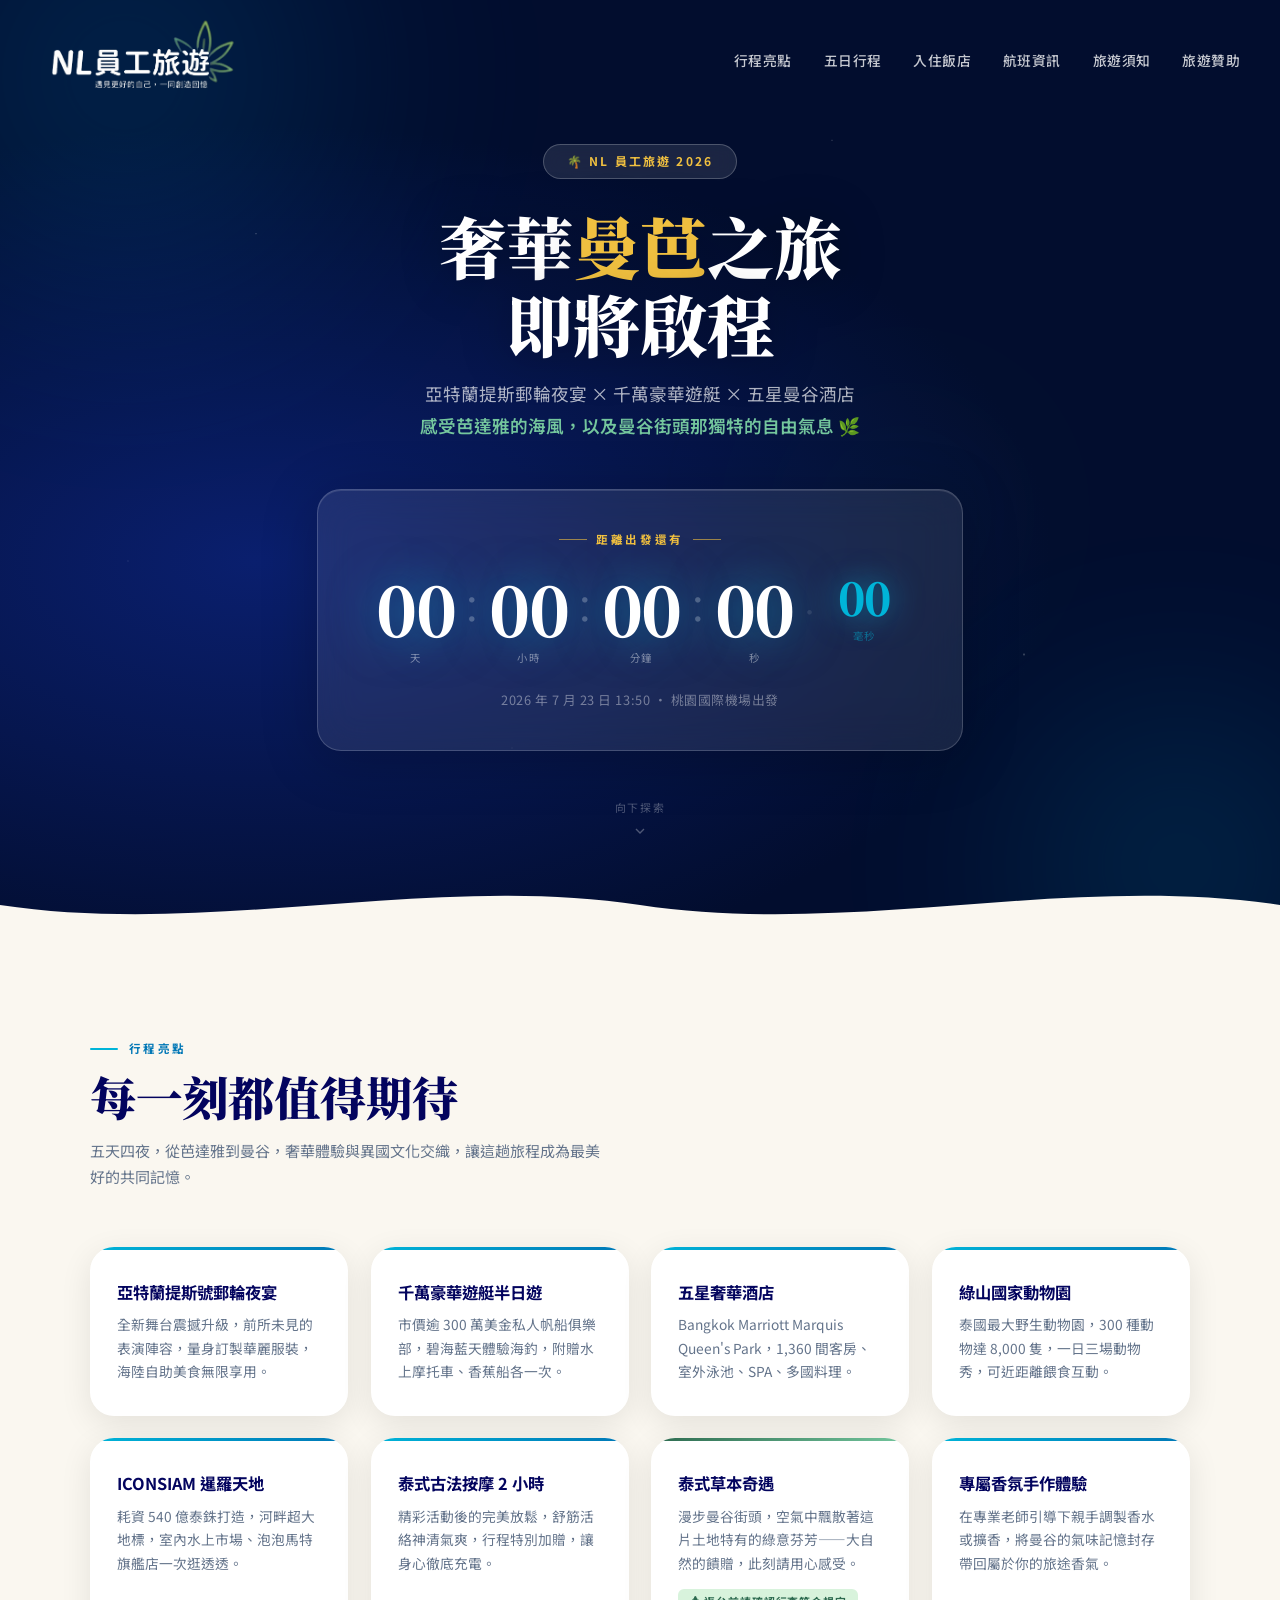
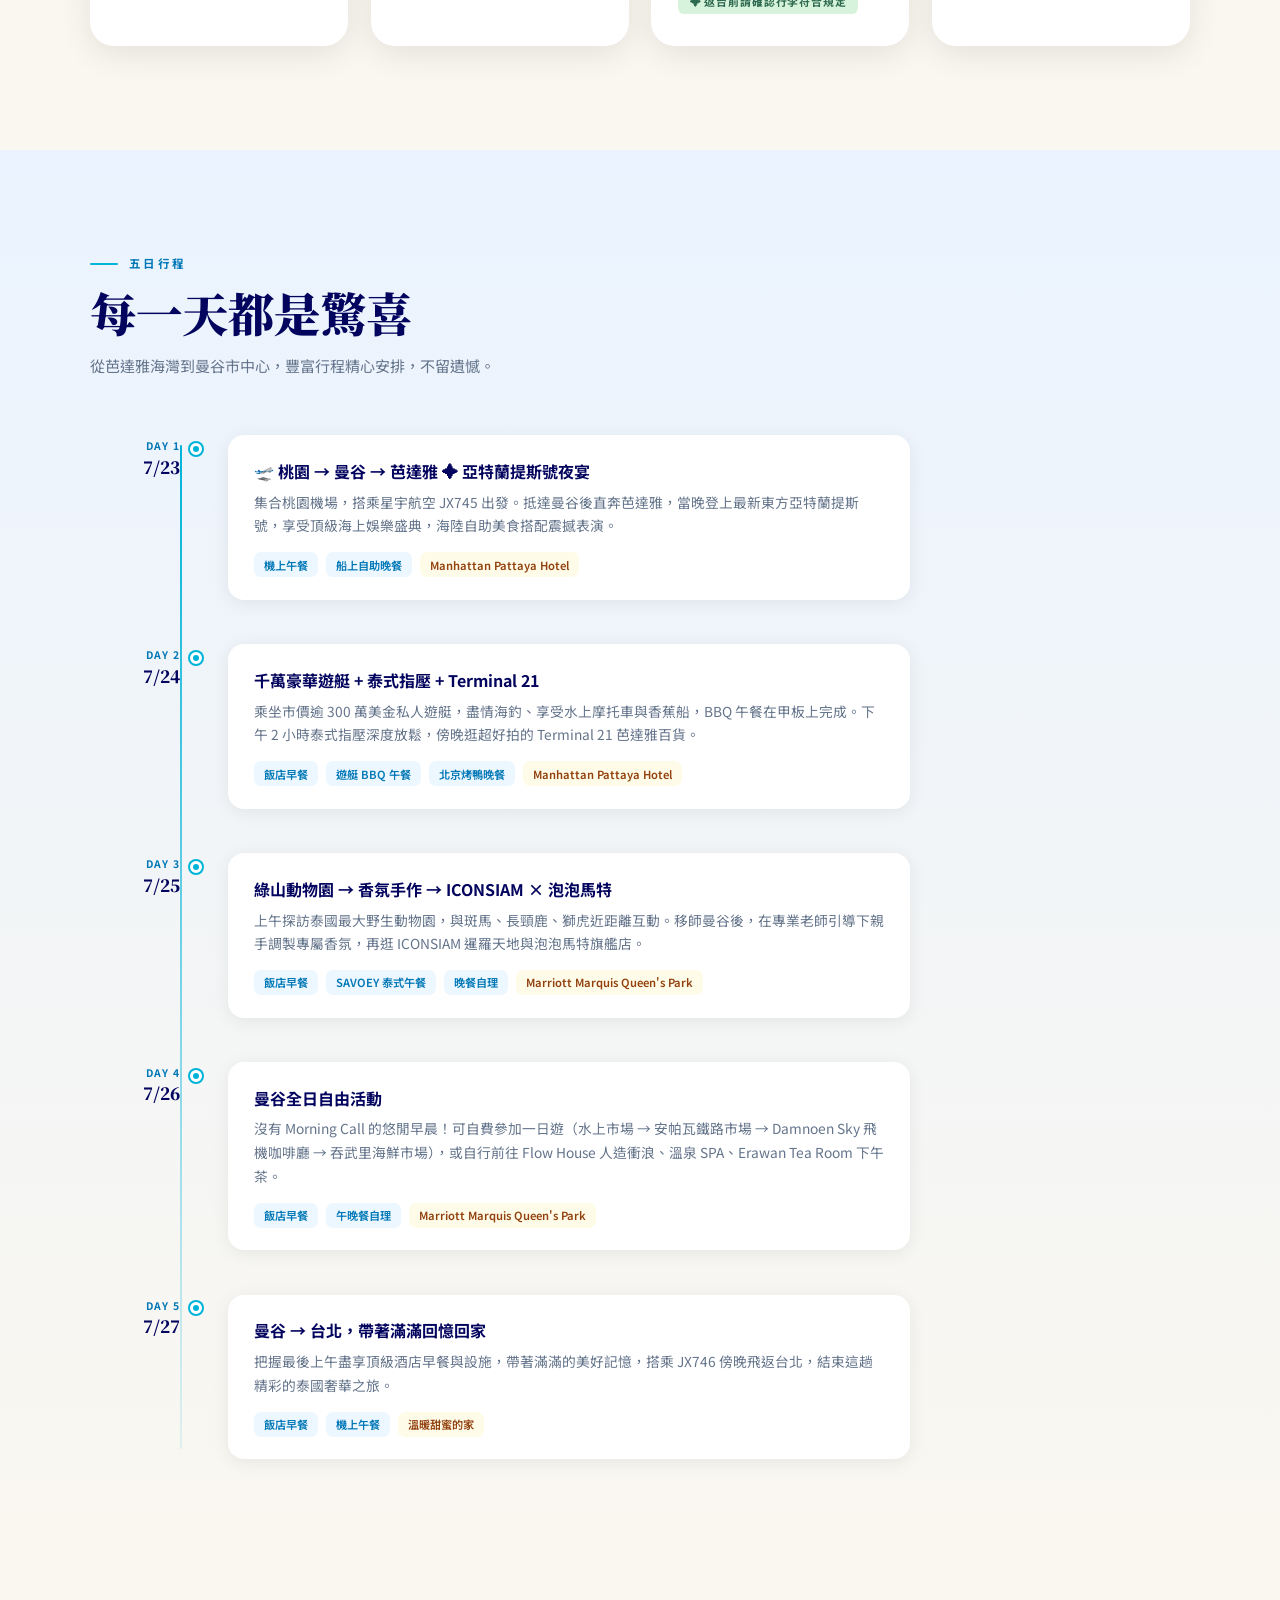
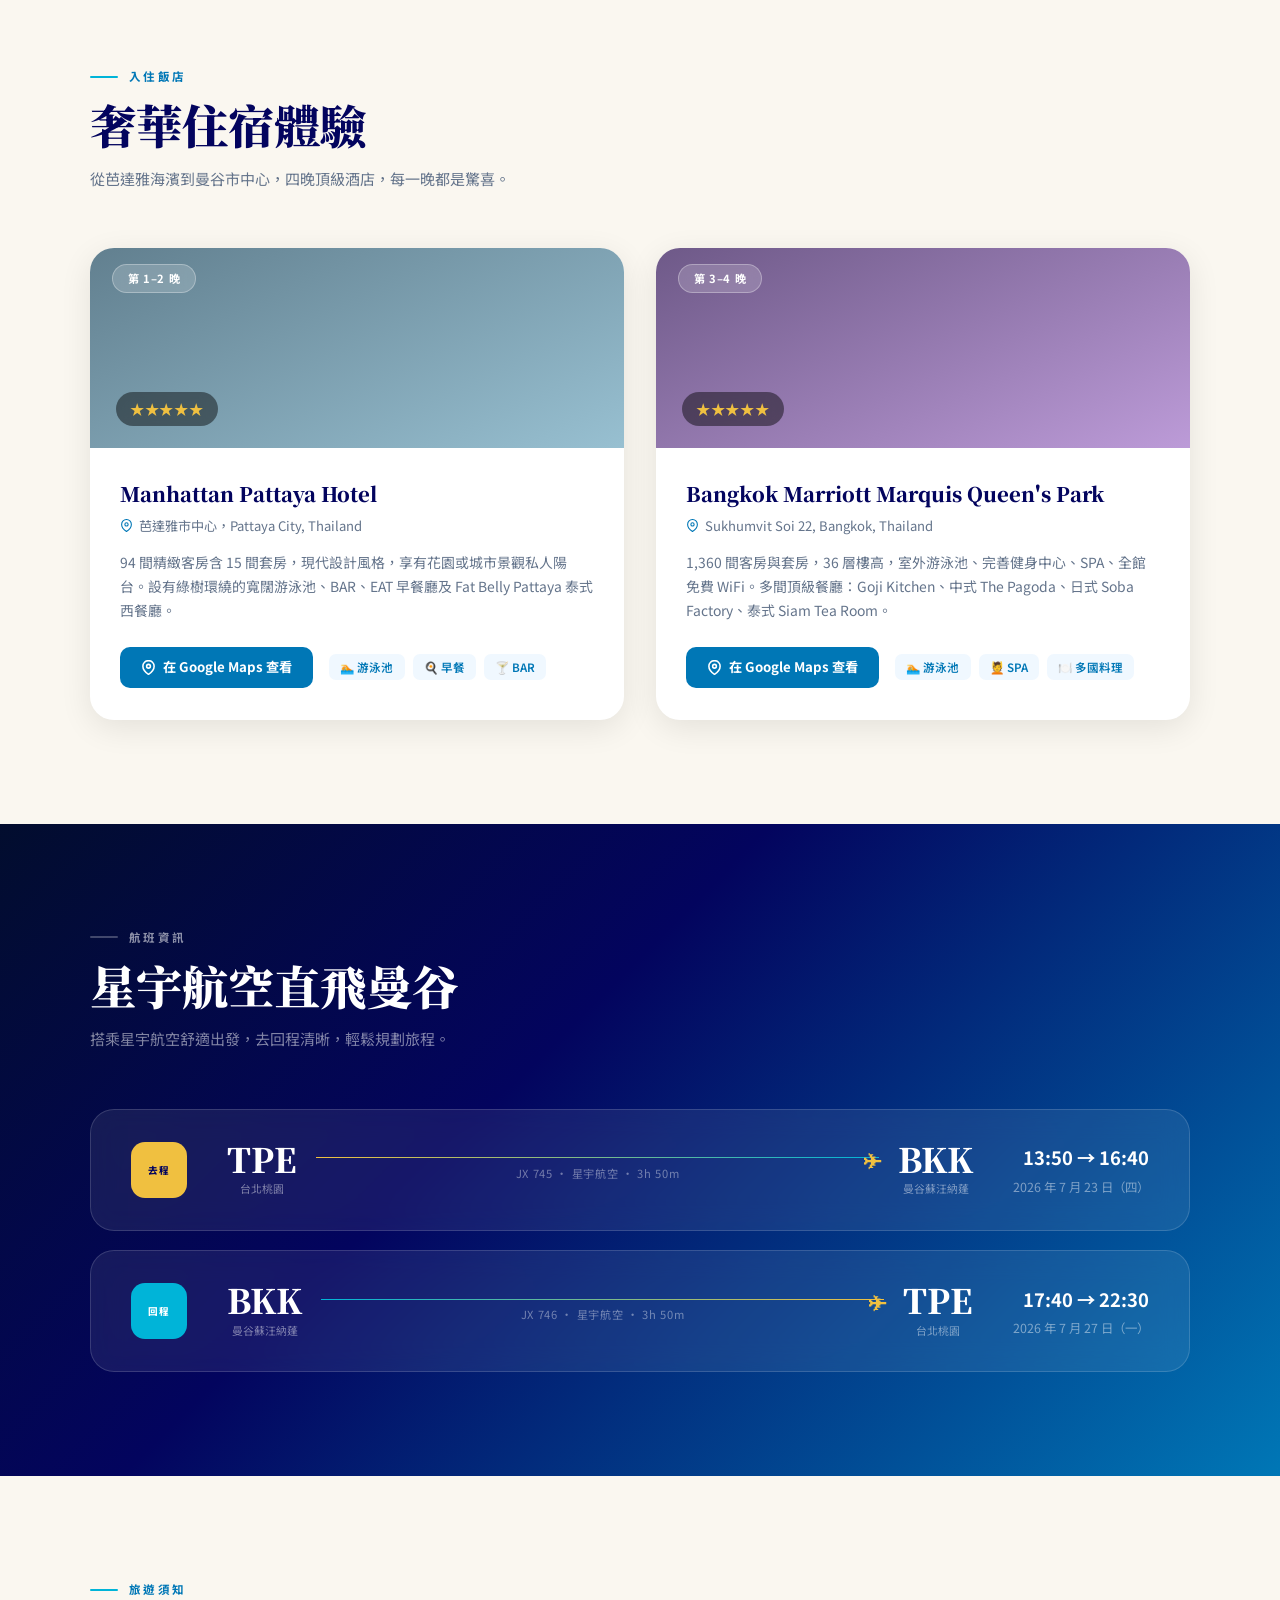
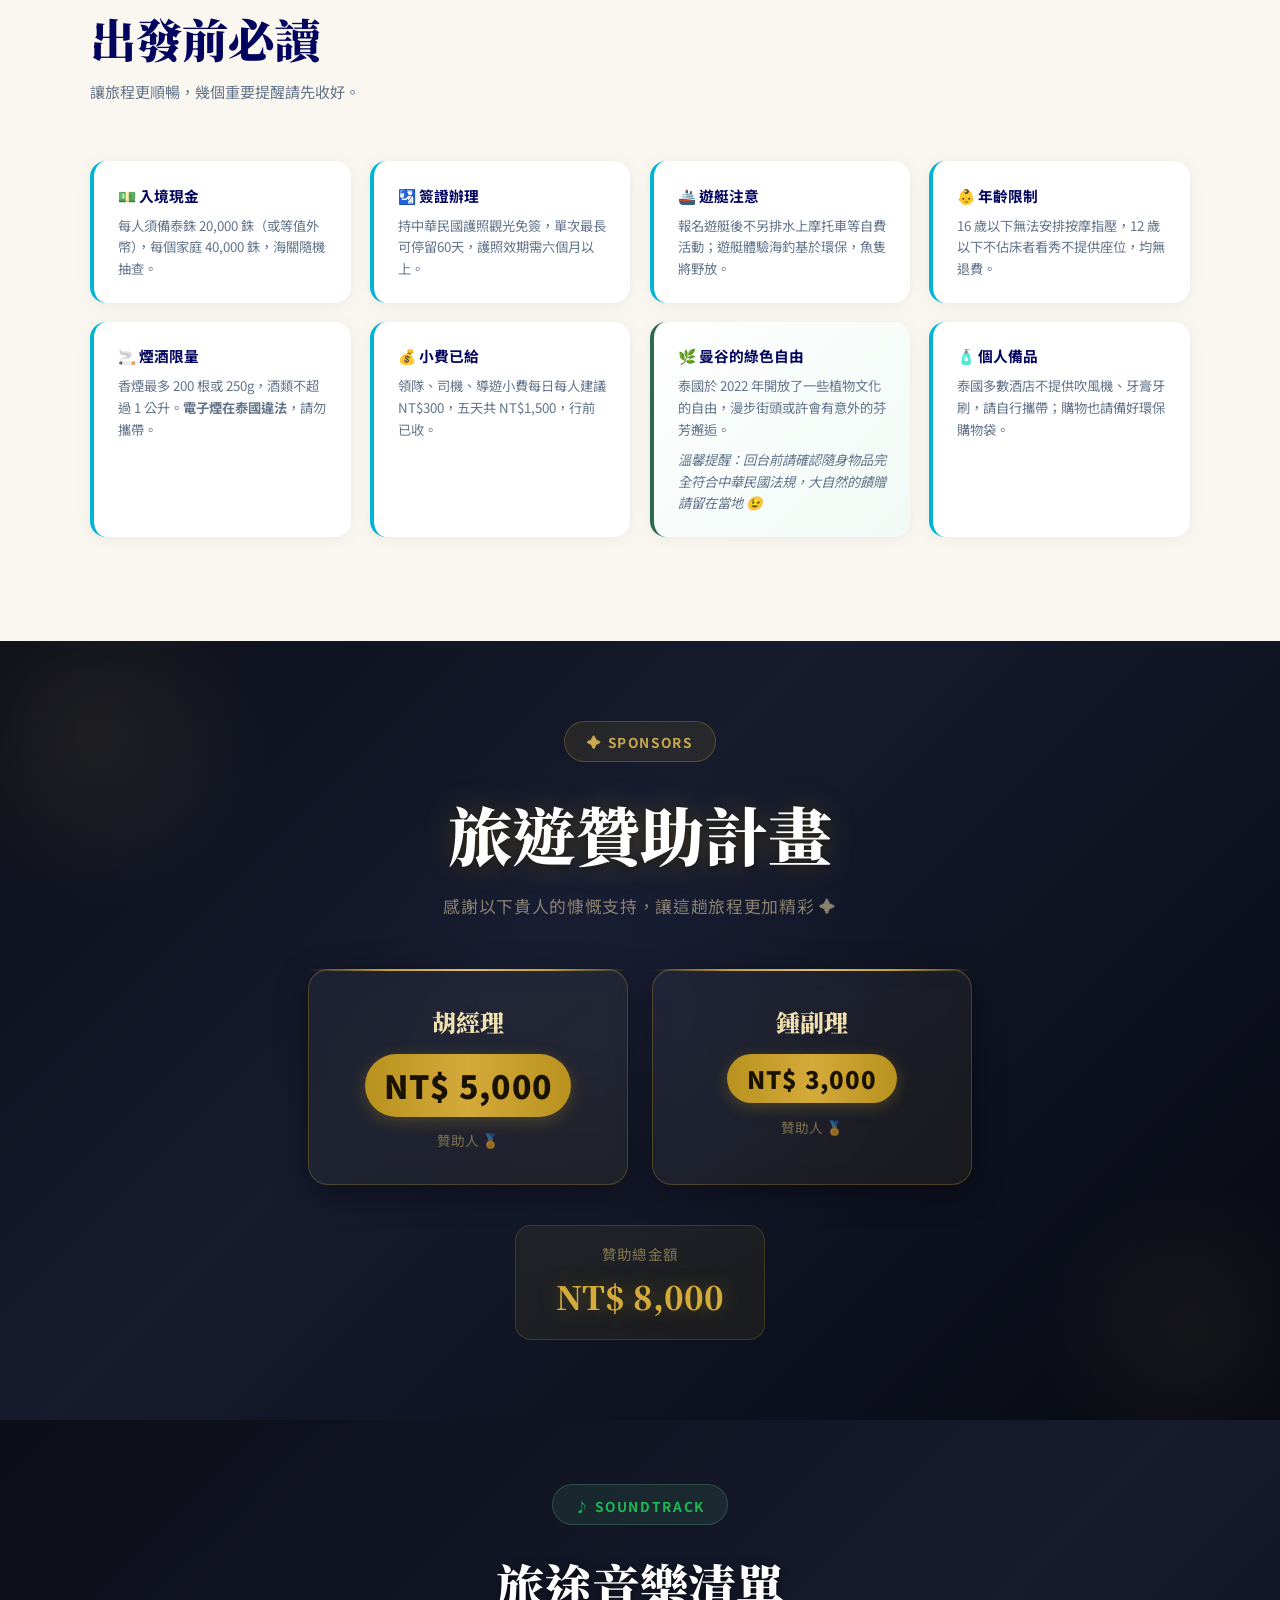
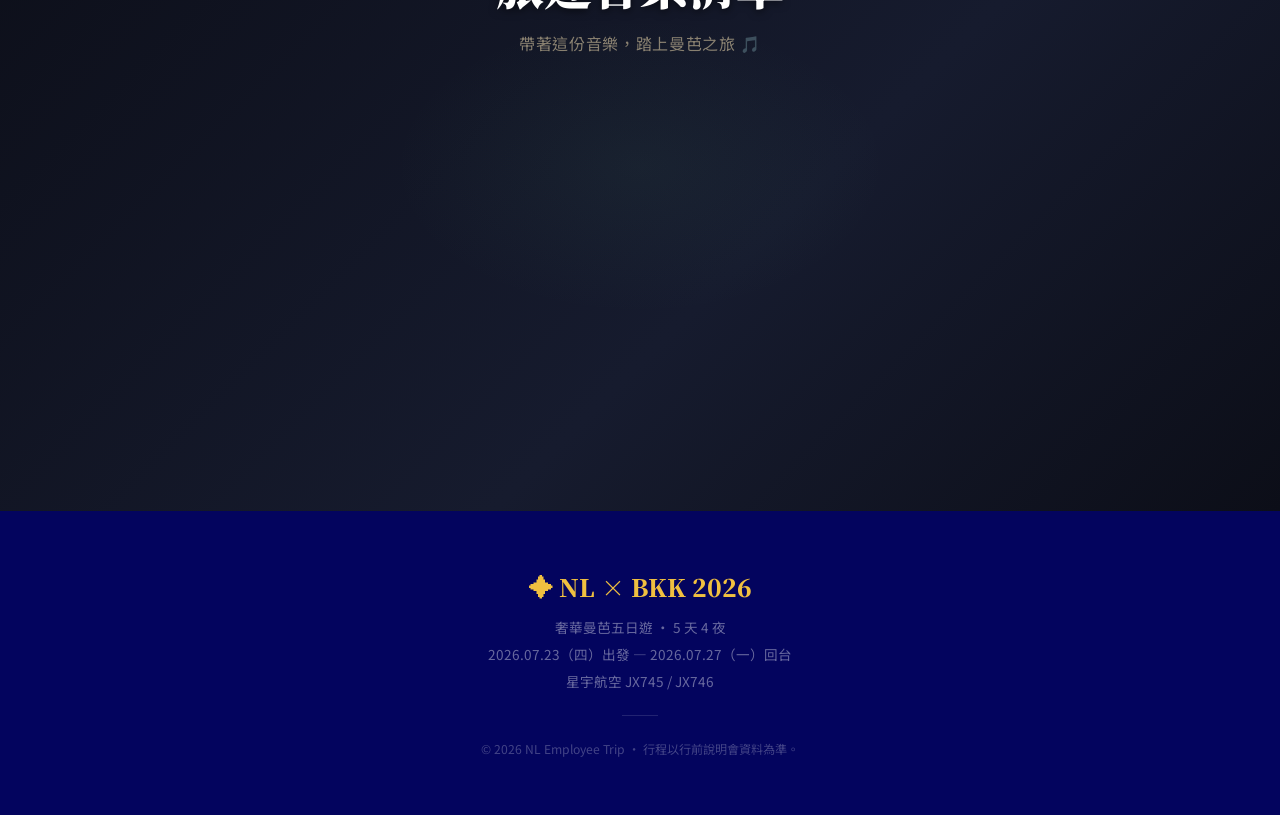
<file: index.html>
<!DOCTYPE html>
<html lang="zh-TW">
<head>
  <meta charset="UTF-8" />
  <meta name="viewport" content="width=device-width, initial-scale=1.0" />
  <title>NL 員工旅遊 2026 — 奢華曼芭五日</title>
  <meta name="description" content="NL 2026 員工旅遊：亞特蘭提斯郵輪夜宴 × 千萬豪華遊艇 × 五星曼谷酒店，7/23 出發！" />
  <!-- Fonts -->
  <link rel="preconnect" href="https://fonts.googleapis.com" />
  <link rel="preconnect" href="https://fonts.gstatic.com" crossorigin />
  <link href="https://fonts.googleapis.com/css2?family=Noto+Serif+TC:wght@700;900&family=Noto+Sans+TC:wght@400;500;700&display=swap" rel="stylesheet" />
  <!-- AOS -->
  <link href="https://unpkg.com/aos@2.3.1/dist/aos.css" rel="stylesheet" />
  <!-- Site CSS -->
  <link rel="stylesheet" href="style.css" />
  <meta property="og:title" content="NL 員工旅遊 2026 — 奢華曼芭五日" />
  <meta property="og:description" content="NL 2026 員工旅遊：亞特蘭提斯郵輪夜宴 × 千萬豪華遊艇 × 五星曼谷酒店，7/23 出發！" />
  <meta property="og:image" content="https://toychen-nl.github.io/nl-bkk/logo.png" />
  <meta property="og:url" content="https://toychen-nl.github.io/nl-bkk/" />
  <meta property="og:type" content="website" />
</head>
<body>

<!-- Floating leaves (cannabis-adjacent 🌿) -->
<div class="leaves-stage" aria-hidden="true"></div>

<!-- ── Navbar ── -->
<nav id="nav">
  <a class="nav-brand" href="#"><img src="logo.png" alt="NL Logo" class="nav-logo-img" style="max-width: 200px;" /></a>
  <button class="nav-toggle" id="nav-toggle" aria-label="選單">
    <span></span><span></span><span></span>
  </button>
  <ul class="nav-menu" id="nav-menu">
    <li><a href="#highlights">行程亮點</a></li>
    <li><a href="#itinerary">五日行程</a></li>
    <li><a href="#hotels">入住飯店</a></li>
    <li><a href="#flight">航班資訊</a></li>
    <li><a href="#tips">旅遊須知</a></li>
    <li><a href="#sponsors">旅遊贊助</a></li>
  </ul>
</nav>

<!-- ── Hero ── -->
<header class="hero">
  <div class="blob blob-a"></div>
  <div class="blob blob-b"></div>
  <div class="blob blob-c"></div>
  <div class="stars"></div>

  <span class="hero-eyebrow">🌴 NL 員工旅遊 2026</span>

  <h1>
    奢華<em>曼芭</em>之旅<br/>即將啟程
  </h1>

  <p class="hero-tagline">
    亞特蘭提斯郵輪夜宴 × 千萬豪華遊艇 × 五星曼谷酒店<br />
    <span class="herb-hint">感受芭達雅的海風，以及曼谷街頭那獨特的自由氣息 🌿</span>
  </p>

  <!-- Countdown -->
  <div class="cd-card">
    <div class="cd-label">距離出發還有</div>
    <div class="countdown">
      <div class="cd-unit">
        <span class="cd-num" id="cd-d">--</span>
        <span class="cd-unit-label">天</span>
      </div>
      <div class="cd-colon">:</div>
      <div class="cd-unit">
        <span class="cd-num" id="cd-h">--</span>
        <span class="cd-unit-label">小時</span>
      </div>
      <div class="cd-colon">:</div>
      <div class="cd-unit">
        <span class="cd-num" id="cd-m">--</span>
        <span class="cd-unit-label">分鐘</span>
      </div>
      <div class="cd-colon">:</div>
      <div class="cd-unit">
        <span class="cd-num" id="cd-s">--</span>
        <span class="cd-unit-label">秒</span>
      </div>
      <div class="cd-colon cd-dot">.</div>
      <div class="cd-unit cd-unit-ms">
        <span class="cd-num" id="cd-ms">--</span>
        <span class="cd-unit-label">毫秒</span>
      </div>
    </div>
    <div class="cd-note">2026 年 7 月 23 日 13:50 · 桃園國際機場出發</div>
  </div>

  <div class="scroll-cue">
    <span>向下探索</span>
    <svg viewBox="0 0 24 24" fill="none" stroke="currentColor" stroke-width="2">
      <polyline points="6 9 12 15 18 9"/>
    </svg>
  </div>

  <!-- Wave -->
  <div class="hero-wave">
    <svg viewBox="0 0 1440 72" preserveAspectRatio="none" fill="#faf7f0" xmlns="http://www.w3.org/2000/svg">
      <path d="M0,36 C240,72 480,0 720,36 C960,72 1200,0 1440,36 L1440,72 L0,72 Z"/>
    </svg>
  </div>
</header>

<!-- ── Highlights ── -->
<section id="highlights">
  <div class="inner">
    <p class="s-eyebrow" data-aos="fade-right">行程亮點</p>
    <h2 class="s-title" data-aos="fade-up">每一刻都值得期待</h2>
    <p class="s-desc" data-aos="fade-up" data-aos-delay="60">
      五天四夜，從芭達雅到曼谷，奢華體驗與異國文化交織，讓這趟旅程成為最美好的共同記憶。
    </p>
    <div class="hl-grid">
      <div class="hl-card" data-aos="fade-up" data-aos-delay="0">
        <h3>亞特蘭提斯號郵輪夜宴</h3>
        <p>全新舞台震撼升級，前所未見的表演陣容，量身訂製華麗服裝，海陸自助美食無限享用。</p>
      </div>
      <div class="hl-card" data-aos="fade-up" data-aos-delay="60">
        <h3>千萬豪華遊艇半日遊</h3>
        <p>市價逾 300 萬美金私人帆船俱樂部，碧海藍天體驗海釣，附贈水上摩托車、香蕉船各一次。</p>
      </div>
      <div class="hl-card" data-aos="fade-up" data-aos-delay="120">
        <h3>五星奢華酒店</h3>
        <p>Bangkok Marriott Marquis Queen's Park，1,360 間客房、室外泳池、SPA、多國料理。</p>
      </div>
      <div class="hl-card" data-aos="fade-up" data-aos-delay="0">
        <h3>綠山國家動物園</h3>
        <p>泰國最大野生動物園，300 種動物達 8,000 隻，一日三場動物秀，可近距離餵食互動。</p>
      </div>
      <div class="hl-card" data-aos="fade-up" data-aos-delay="60">
        <h3>ICONSIAM 暹羅天地</h3>
        <p>耗資 540 億泰銖打造，河畔超大地標，室內水上市場、泡泡馬特旗艦店一次逛透透。</p>
      </div>
      <div class="hl-card" data-aos="fade-up" data-aos-delay="120">
        <h3>泰式古法按摩 2 小時</h3>
        <p>精彩活動後的完美放鬆，舒筋活絡神清氣爽，行程特別加贈，讓身心徹底充電。</p>
      </div>
      <div class="hl-card herb" data-aos="fade-up" data-aos-delay="0">
        <h3>泰式草本奇遇</h3>
        <p>漫步曼谷街頭，空氣中飄散著這片土地特有的綠意芬芳——大自然的饋贈，此刻請用心感受。</p>
        <span class="herb-tag">✦ 返台前請確認行李符合規定</span>
      </div>
      <div class="hl-card" data-aos="fade-up" data-aos-delay="60">
        <h3>專屬香氛手作體驗</h3>
        <p>在專業老師引導下親手調製香水或擴香，將曼谷的氣味記憶封存帶回屬於你的旅途香氣。</p>
      </div>
    </div>
  </div>
</section>

<!-- ── Itinerary ── -->
<section id="itinerary">
  <div class="inner">
    <p class="s-eyebrow" data-aos="fade-right">五日行程</p>
    <h2 class="s-title" data-aos="fade-up">每一天都是驚喜</h2>
    <p class="s-desc" data-aos="fade-up" data-aos-delay="60">
      從芭達雅海灣到曼谷市中心，豐富行程精心安排，不留遺憾。
    </p>

    <div class="timeline">
      <!-- Day 1 -->
      <div class="tl-row" data-aos="fade-up">
        <div class="tl-meta">
          <span class="tl-day">Day 1</span>
          <span class="tl-date">7/23</span>
        </div>
        <div class="tl-connector"><div class="tl-dot"></div></div>
        <div class="tl-content">
          <h3>🛫 桃園 → 曼谷 → 芭達雅 ✦ 亞特蘭提斯號夜宴</h3>
          <p>集合桃園機場，搭乘星宇航空 JX745 出發。抵達曼谷後直奔芭達雅，當晚登上最新東方亞特蘭提斯號，享受頂級海上娛樂盛典，海陸自助美食搭配震撼表演。</p>
          <div class="tl-tags">
            <span class="tl-tag meal">機上午餐</span>
            <span class="tl-tag meal">船上自助晚餐</span>
            <span class="tl-tag hotel">Manhattan Pattaya Hotel</span>
          </div>
        </div>
      </div>
      <!-- Day 2 -->
      <div class="tl-row" data-aos="fade-up">
        <div class="tl-meta">
          <span class="tl-day">Day 2</span>
          <span class="tl-date">7/24</span>
        </div>
        <div class="tl-connector"><div class="tl-dot"></div></div>
        <div class="tl-content">
          <h3>千萬豪華遊艇 + 泰式指壓 + Terminal 21</h3>
          <p>乘坐市價逾 300 萬美金私人遊艇，盡情海釣、享受水上摩托車與香蕉船，BBQ 午餐在甲板上完成。下午 2 小時泰式指壓深度放鬆，傍晚逛超好拍的 Terminal 21 芭達雅百貨。</p>
          <div class="tl-tags">
            <span class="tl-tag meal">飯店早餐</span>
            <span class="tl-tag meal">遊艇 BBQ 午餐</span>
            <span class="tl-tag meal">北京烤鴨晚餐</span>
            <span class="tl-tag hotel">Manhattan Pattaya Hotel</span>
          </div>
        </div>
      </div>
      <!-- Day 3 -->
      <div class="tl-row" data-aos="fade-up">
        <div class="tl-meta">
          <span class="tl-day">Day 3</span>
          <span class="tl-date">7/25</span>
        </div>
        <div class="tl-connector"><div class="tl-dot"></div></div>
        <div class="tl-content">
          <h3>綠山動物園 → 香氛手作 → ICONSIAM × 泡泡馬特</h3>
          <p>上午探訪泰國最大野生動物園，與斑馬、長頸鹿、獅虎近距離互動。移師曼谷後，在專業老師引導下親手調製專屬香氛，再逛 ICONSIAM 暹羅天地與泡泡馬特旗艦店。</p>
          <div class="tl-tags">
            <span class="tl-tag meal">飯店早餐</span>
            <span class="tl-tag meal">SAVOEY 泰式午餐</span>
            <span class="tl-tag meal">晚餐自理</span>
            <span class="tl-tag hotel">Marriott Marquis Queen's Park</span>
          </div>
        </div>
      </div>
      <!-- Day 4 -->
      <div class="tl-row" data-aos="fade-up">
        <div class="tl-meta">
          <span class="tl-day">Day 4</span>
          <span class="tl-date">7/26</span>
        </div>
        <div class="tl-connector"><div class="tl-dot"></div></div>
        <div class="tl-content">
          <h3>曼谷全日自由活動</h3>
          <p>沒有 Morning Call 的悠閒早晨！可自費參加一日遊（水上市場 → 安帕瓦鐵路市場 → Damnoen Sky 飛機咖啡廳 → 吞武里海鮮市場），或自行前往 Flow House 人造衝浪、溫泉 SPA、Erawan Tea Room 下午茶。</p>
          <div class="tl-tags">
            <span class="tl-tag meal">飯店早餐</span>
            <span class="tl-tag meal">午晚餐自理</span>
            <span class="tl-tag hotel">Marriott Marquis Queen's Park</span>
          </div>
        </div>
      </div>
      <!-- Day 5 -->
      <div class="tl-row" data-aos="fade-up">
        <div class="tl-meta">
          <span class="tl-day">Day 5</span>
          <span class="tl-date">7/27</span>
        </div>
        <div class="tl-connector"><div class="tl-dot"></div></div>
        <div class="tl-content">
          <h3>曼谷 → 台北，帶著滿滿回憶回家</h3>
          <p>把握最後上午盡享頂級酒店早餐與設施，帶著滿滿的美好記憶，搭乘 JX746 傍晚飛返台北，結束這趟精彩的泰國奢華之旅。</p>
          <div class="tl-tags">
            <span class="tl-tag meal">飯店早餐</span>
            <span class="tl-tag meal">機上午餐</span>
            <span class="tl-tag hotel">溫暖甜蜜的家</span>
          </div>
        </div>
      </div>
    </div>
  </div>
</section>

<!-- ── Hotels ── -->
<section id="hotels">
  <div class="inner">
    <p class="s-eyebrow" data-aos="fade-right">入住飯店</p>
    <h2 class="s-title" data-aos="fade-up">奢華住宿體驗</h2>
    <p class="s-desc" data-aos="fade-up" data-aos-delay="60">
      從芭達雅海濱到曼谷市中心，四晚頂級酒店，每一晚都是驚喜。
    </p>
    <div class="hotel-grid">
      <!-- Hotel 1 -->
      <div class="hotel-card" data-aos="fade-up">
        <div class="hotel-cover hotel-cover-1">
          <span class="hotel-nights-pill">第 1–2 晚</span>
          <div class="hotel-stars-pill">★★★★★</div>
        </div>
        <div class="hotel-body">
          <h3>Manhattan Pattaya Hotel</h3>
          <div class="hotel-loc">
            <svg viewBox="0 0 24 24" fill="none" stroke="currentColor" stroke-width="2">
              <path d="M21 10c0 7-9 13-9 13s-9-6-9-13a9 9 0 1 1 18 0z"/><circle cx="12" cy="10" r="3"/>
            </svg>
            芭達雅市中心，Pattaya City, Thailand
          </div>
          <p class="hotel-desc">
            94 間精緻客房含 15 間套房，現代設計風格，享有花園或城市景觀私人陽台。設有綠樹環繞的寬闊游泳池、BAR、EAT 早餐廳及 Fat Belly Pattaya 泰式西餐廳。
          </p>
          <div class="hotel-actions">
            <a class="map-btn" href="https://www.google.com/maps/search/?api=1&query=Manhattan+Pattaya+Hotel+Pattaya+Thailand" target="_blank" rel="noopener">
              <svg viewBox="0 0 24 24" fill="none" stroke="currentColor" stroke-width="2.5">
                <path d="M21 10c0 7-9 13-9 13s-9-6-9-13a9 9 0 1 1 18 0z"/><circle cx="12" cy="10" r="3"/>
              </svg>
              在 Google Maps 查看
            </a>
            <div class="hotel-feature">
              <span class="h-feat">🏊 游泳池</span>
              <span class="h-feat">🍳 早餐</span>
              <span class="h-feat">🍸 BAR</span>
            </div>
          </div>
        </div>
      </div>
      <!-- Hotel 2 -->
      <div class="hotel-card" data-aos="fade-up" data-aos-delay="100">
        <div class="hotel-cover hotel-cover-2">
          <span class="hotel-nights-pill">第 3–4 晚</span>
          <div class="hotel-stars-pill">★★★★★</div>
        </div>
        <div class="hotel-body">
          <h3>Bangkok Marriott Marquis Queen's Park</h3>
          <div class="hotel-loc">
            <svg viewBox="0 0 24 24" fill="none" stroke="currentColor" stroke-width="2">
              <path d="M21 10c0 7-9 13-9 13s-9-6-9-13a9 9 0 1 1 18 0z"/><circle cx="12" cy="10" r="3"/>
            </svg>
            Sukhumvit Soi 22, Bangkok, Thailand
          </div>
          <p class="hotel-desc">
            1,360 間客房與套房，36 層樓高，室外游泳池、完善健身中心、SPA、全館免費 WiFi。多間頂級餐廳：Goji Kitchen、中式 The Pagoda、日式 Soba Factory、泰式 Siam Tea Room。
          </p>
          <div class="hotel-actions">
            <a class="map-btn" href="https://www.google.com/maps/search/?api=1&query=Bangkok+Marriott+Marquis+Queen%27s+Park" target="_blank" rel="noopener">
              <svg viewBox="0 0 24 24" fill="none" stroke="currentColor" stroke-width="2.5">
                <path d="M21 10c0 7-9 13-9 13s-9-6-9-13a9 9 0 1 1 18 0z"/><circle cx="12" cy="10" r="3"/>
              </svg>
              在 Google Maps 查看
            </a>
            <div class="hotel-feature">
              <span class="h-feat">🏊 游泳池</span>
              <span class="h-feat">💆 SPA</span>
              <span class="h-feat">🍽️ 多國料理</span>
            </div>
          </div>
        </div>
      </div>
    </div>
  </div>
</section>

<!-- ── Flight ── -->
<section id="flight">
  <div class="inner">
    <p class="s-eyebrow" data-aos="fade-right">航班資訊</p>
    <h2 class="s-title" data-aos="fade-up">星宇航空直飛曼谷</h2>
    <p class="s-desc" data-aos="fade-up" data-aos-delay="60">
      搭乘星宇航空舒適出發，去回程清晰，輕鬆規劃旅程。
    </p>
    <div class="flight-list">
      <!-- Go -->
      <div class="f-card" data-aos="fade-up">
        <div class="f-badge go">去程</div>
        <div class="f-route">
          <div class="f-ap">
            <div class="f-code">TPE</div>
            <div class="f-city">台北桃園</div>
          </div>
          <div class="f-mid">
            <div class="f-bar"></div>
            <div class="f-num">JX 745 · 星宇航空 · 3h 50m</div>
          </div>
          <div class="f-ap">
            <div class="f-code">BKK</div>
            <div class="f-city">曼谷蘇汪納蓬</div>
          </div>
        </div>
        <div class="f-time">
          <div class="f-time-main">13:50 → 16:40</div>
          <div class="f-time-sub">2026 年 7 月 23 日（四）</div>
        </div>
      </div>
      <!-- Return -->
      <div class="f-card" data-aos="fade-up" data-aos-delay="80">
        <div class="f-badge back">回程</div>
        <div class="f-route">
          <div class="f-ap">
            <div class="f-code">BKK</div>
            <div class="f-city">曼谷蘇汪納蓬</div>
          </div>
          <div class="f-mid">
            <div class="f-bar" style="background:linear-gradient(90deg,var(--teal),var(--gold))"></div>
            <div class="f-num">JX 746 · 星宇航空 · 3h 50m</div>
          </div>
          <div class="f-ap">
            <div class="f-code">TPE</div>
            <div class="f-city">台北桃園</div>
          </div>
        </div>
        <div class="f-time">
          <div class="f-time-main">17:40 → 22:30</div>
          <div class="f-time-sub">2026 年 7 月 27 日（一）</div>
        </div>
      </div>
    </div>
  </div>
</section>

<!-- ── Tips ── -->
<section id="tips">
  <div class="inner">
    <p class="s-eyebrow" data-aos="fade-right">旅遊須知</p>
    <h2 class="s-title" data-aos="fade-up">出發前必讀</h2>
    <p class="s-desc" data-aos="fade-up" data-aos-delay="60">
      讓旅程更順暢，幾個重要提醒請先收好。
    </p>
    <div class="tips-grid">
      <div class="tip-card" data-aos="fade-up">
        <h4>💵 入境現金</h4>
        <p>每人須備泰銖 20,000 銖（或等值外幣），每個家庭 40,000 銖，海關隨機抽查。</p>
      </div>
      <div class="tip-card" data-aos="fade-up" data-aos-delay="40">
        <h4>🛂 簽證辦理</h4>
        <p>持中華民國護照觀光免簽，單次最長可停留60天，護照效期需六個月以上。</p>
      </div>
      <div class="tip-card" data-aos="fade-up" data-aos-delay="80">
        <h4>🚢 遊艇注意</h4>
        <p>報名遊艇後不另排水上摩托車等自費活動；遊艇體驗海釣基於環保，魚隻將野放。</p>
      </div>
      <div class="tip-card" data-aos="fade-up" data-aos-delay="120">
        <h4>👶 年齡限制</h4>
        <p>16 歲以下無法安排按摩指壓，12 歲以下不佔床者看秀不提供座位，均無退費。</p>
      </div>
      <div class="tip-card" data-aos="fade-up">
        <h4>🚬 煙酒限量</h4>
        <p>香煙最多 200 根或 250g，酒類不超過 1 公升。<strong>電子煙在泰國違法</strong>，請勿攜帶。</p>
      </div>
      <div class="tip-card" data-aos="fade-up" data-aos-delay="40">
        <h4>💰 小費已給</h4>
        <p>領隊、司機、導遊小費每日每人建議 NT$300，五天共 NT$1,500，行前已收。</p>
      </div>
      <div class="tip-card herb-tip" data-aos="fade-up" data-aos-delay="80">
        <h4>🌿 曼谷的綠色自由</h4>
        <p>泰國於 2022 年開放了一些植物文化的自由，漫步街頭或許會有意外的芬芳邂逅。</p>
        <p class="tip-wink">溫馨提醒：回台前請確認隨身物品完全符合中華民國法規，大自然的饋贈請留在當地 😉</p>
      </div>
      <div class="tip-card" data-aos="fade-up" data-aos-delay="120">
        <h4>🧴 個人備品</h4>
        <p>泰國多數酒店不提供吹風機、牙膏牙刷，請自行攜帶；購物也請備好環保購物袋。</p>
      </div>
    </div>
  </div>
</section>

<!-- ── Sponsors ── -->
<section id="sponsors" style="
  background: linear-gradient(135deg, #0c0e18 0%, #161b2e 40%, #0e1220 70%, #080a12 100%);
  position: relative;
  overflow: hidden;
  padding: 5rem 0;
">
  <!-- Glow blobs -->
  <div style="position:absolute;top:-80px;left:-80px;width:350px;height:350px;background:radial-gradient(circle,rgba(180,155,80,0.1) 0%,transparent 70%);pointer-events:none;"></div>
  <div style="position:absolute;bottom:-60px;right:-60px;width:300px;height:300px;background:radial-gradient(circle,rgba(160,135,70,0.08) 0%,transparent 70%);pointer-events:none;"></div>
  <div style="position:absolute;top:50%;left:50%;transform:translate(-50%,-50%);width:600px;height:600px;background:radial-gradient(circle,rgba(100,110,180,0.06) 0%,transparent 65%);pointer-events:none;"></div>

  <div class="inner" style="position:relative;z-index:1;text-align:center;">

    <!-- Badge -->
    <div data-aos="zoom-in" style="display:inline-block;background:rgba(201,162,39,0.1);border:1.5px solid rgba(201,162,39,0.3);border-radius:999px;padding:.4rem 1.4rem;margin-bottom:1.2rem;">
      <span style="color:#c9a850;font-size:.85rem;font-weight:700;letter-spacing:.12em;text-transform:uppercase;">✦ Sponsors</span>
    </div>

    <!-- Title -->
    <h2 data-aos="fade-up" data-aos-delay="60" style="
      font-family:'Noto Serif TC',serif;
      font-size:clamp(2.2rem,6vw,4rem);
      font-weight:900;
      color:#fff;
      margin:0 0 .4rem;
      text-shadow:0 0 30px rgba(201,162,39,0.3), 0 2px 8px rgba(0,0,0,.6);
    ">
      旅遊贊助計畫
    </h2>
    <p data-aos="fade-up" data-aos-delay="100" style="color:rgba(200,185,150,0.65);font-size:1.05rem;margin-bottom:3rem;letter-spacing:.04em;">
      感謝以下貴人的慷慨支持，讓這趟旅程更加精彩 ✦
    </p>

    <!-- Sponsor Cards -->
    <div style="display:flex;flex-wrap:wrap;gap:1.5rem;justify-content:center;margin-bottom:2.5rem;">

      <!-- Card 1 -->
      <div data-aos="fade-up" data-aos-delay="120" style="
        background:linear-gradient(145deg,rgba(255,255,255,0.04),rgba(201,162,39,0.07));
        border:1.5px solid rgba(201,162,39,0.28);
        border-radius:20px;
        padding:2rem 2.5rem;
        min-width:260px;
        max-width:320px;
        flex:1;
        position:relative;
        box-shadow:0 8px 32px rgba(0,0,0,0.4), inset 0 1px 0 rgba(255,255,255,0.06);
        backdrop-filter:blur(10px);
      ">
        <div style="position:absolute;top:-1px;right:-1px;left:-1px;height:2px;background:linear-gradient(90deg,transparent,#c9a227,#e0c060,#c9a227,transparent);border-radius:20px 20px 0 0;"></div>
        <div style="
          font-family:'Noto Serif TC',serif;
          font-size:1.5rem;
          font-weight:900;
          color:#f0e0b0;
          margin-bottom:.3rem;
        ">胡經理</div>
        <div style="
          display:inline-block;
          background:linear-gradient(90deg,#b8911e,#d4aa3a,#b8911e);
          color:#1a1200;
          font-weight:900;
          font-size:2rem;
          padding:.3rem 1.2rem;
          border-radius:999px;
          margin-top:.5rem;
          box-shadow:0 4px 16px rgba(180,140,30,0.3);
          letter-spacing:.04em;
        ">NT$ 5,000</div>
        <div style="margin-top:.8rem;color:rgba(200,175,110,0.55);font-size:.85rem;">贊助人 🏅</div>
      </div>

      <!-- Card 2 -->
      <div data-aos="fade-up" data-aos-delay="200" style="
        background:linear-gradient(145deg,rgba(255,255,255,0.04),rgba(201,162,39,0.07));
        border:1.5px solid rgba(201,162,39,0.28);
        border-radius:20px;
        padding:2rem 2.5rem;
        min-width:260px;
        max-width:320px;
        flex:1;
        position:relative;
        box-shadow:0 8px 32px rgba(0,0,0,0.4), inset 0 1px 0 rgba(255,255,255,0.06);
        backdrop-filter:blur(10px);
      ">
        <div style="position:absolute;top:-1px;right:-1px;left:-1px;height:2px;background:linear-gradient(90deg,transparent,#c9a227,#e0c060,#c9a227,transparent);border-radius:20px 20px 0 0;"></div>
        <div style="
          font-family:'Noto Serif TC',serif;
          font-size:1.5rem;
          font-weight:900;
          color:#f0e0b0;
          margin-bottom:.3rem;
        ">鍾副理</div>
        <div style="
          display:inline-block;
          background:linear-gradient(90deg,#b8911e,#d4aa3a,#b8911e);
          color:#1a1200;
          font-weight:900;
          font-size:1.5rem;
          padding:.3rem 1.2rem;
          border-radius:999px;
          margin-top:.5rem;
          box-shadow:0 4px 16px rgba(180,140,30,0.3);
          letter-spacing:.04em;
        ">NT$ 3,000</div>
        <div style="margin-top:.8rem;color:rgba(200,175,110,0.55);font-size:.85rem;">贊助人 🏅</div>
      </div>

    </div>

    <!-- Total -->
    <div data-aos="zoom-in" data-aos-delay="280" style="
      display:inline-block;
      background:rgba(201,162,39,0.07);
      border:1.5px solid rgba(201,162,39,0.22);
      border-radius:16px;
      padding:1rem 2.5rem;
    ">
      <div style="color:rgba(200,175,110,0.6);font-size:.9rem;margin-bottom:.3rem;letter-spacing:.08em;">贊助總金額</div>
      <div style="
        font-family:'Noto Serif TC',serif;
        font-size:2rem;
        font-weight:900;
        color:#d4aa3a;
        text-shadow:0 0 20px rgba(201,162,39,0.35);
      ">NT$ 8,000</div>
    </div>

  </div>
</section>

<!-- ── Music ── -->
<section id="music" style="
  background: linear-gradient(135deg, #0c0e18 0%, #161b2e 60%, #0c0e18 100%);
  padding: 4rem 0;
  text-align: center;
  position: relative;
  overflow: hidden;
">
  <div style="position:absolute;top:50%;left:50%;transform:translate(-50%,-50%);width:500px;height:300px;background:radial-gradient(ellipse,rgba(100,180,140,0.06) 0%,transparent 70%);pointer-events:none;"></div>
  <div class="inner" style="position:relative;z-index:1;">
    <div data-aos="zoom-in" style="display:inline-block;background:rgba(100,200,140,0.1);border:1.5px solid rgba(100,200,140,0.25);border-radius:999px;padding:.4rem 1.4rem;margin-bottom:1.2rem;">
      <span style="color:#1DB954;font-size:.85rem;font-weight:700;letter-spacing:.12em;text-transform:uppercase;">♪ Soundtrack</span>
    </div>
    <h2 data-aos="fade-up" data-aos-delay="60" style="
      font-family:'Noto Serif TC',serif;
      font-size:clamp(1.8rem,5vw,3rem);
      font-weight:900;
      color:#fff;
      margin:0 0 .4rem;
      text-shadow:0 2px 8px rgba(0,0,0,.6);
    ">旅途音樂清單</h2>
    <p data-aos="fade-up" data-aos-delay="100" style="color:rgba(200,185,150,0.65);font-size:1rem;margin-bottom:2rem;letter-spacing:.04em;">
      帶著這份音樂，踏上曼芭之旅 🎵
    </p>
    <div data-aos="fade-up" data-aos-delay="150" style="max-width:600px;margin:0 auto;">
      <iframe data-testid="embed-iframe" style="border-radius:12px" src="https://open.spotify.com/embed/album/0esAewzsTtrQJ52OkY4d1r?utm_source=generator" width="100%" height="352" frameBorder="0" allowfullscreen="" allow="autoplay; clipboard-write; encrypted-media; fullscreen; picture-in-picture" loading="lazy"></iframe>
    </div>
  </div>
</section>

<!-- ── Footer ── -->
<footer>
  <div class="footer-logo">✦ NL × BKK 2026</div>
  <p class="footer-line">奢華曼芭五日遊 · 5 天 4 夜</p>
  <p class="footer-line">2026.07.23（四）出發 — 2026.07.27（一）回台</p>
  <p class="footer-line">星宇航空 JX745 / JX746</p>
  <div class="footer-divider"></div>
  <p class="footer-legal">© 2026 NL Employee Trip · 行程以行前說明會資料為準。</p>
</footer>

<!-- ── Scripts ── -->
<script src="https://unpkg.com/aos@2.3.1/dist/aos.js"></script>
<script>
// AOS
AOS.init({ duration: 680, once: true, offset: 70, easing: 'ease-out-quart' });

// ── Countdown (requestAnimationFrame for smooth ms) ──
const TARGET = new Date('2026-07-23T13:50:00');
const cdD  = document.getElementById('cd-d');
const cdH  = document.getElementById('cd-h');
const cdM  = document.getElementById('cd-m');
const cdS  = document.getElementById('cd-s');
const cdMs = document.getElementById('cd-ms');
function pad2(n) { return String(Math.max(0, n)).padStart(2, '0'); }
function pad3(n) { return String(Math.max(0, n)).padStart(3, '0'); }

let prevS = -1;
function tick() {
  const diff = TARGET - Date.now();
  if (diff <= 0) {
    [cdD, cdH, cdM, cdS, cdMs].forEach(el => el.textContent = '00');
    return;
  }
  const s = Math.floor(diff / 1000);
  if (s !== prevS) {
    cdD.textContent = pad2(Math.floor(diff / 86400000));
    cdH.textContent = pad2(Math.floor((diff % 86400000) / 3600000));
    cdM.textContent = pad2(Math.floor((diff % 3600000)  / 60000));
    cdS.textContent = pad2(s % 60);
    prevS = s;
  }
  cdMs.textContent = pad3(diff % 1000);
  requestAnimationFrame(tick);
}
requestAnimationFrame(tick);

// ── Navbar scroll ──
const nav = document.getElementById('nav');
window.addEventListener('scroll', () => {
  nav.classList.toggle('stuck', window.scrollY > 40);
}, { passive: true });

// ── Mobile nav ──
const toggle = document.getElementById('nav-toggle');
const menu   = document.getElementById('nav-menu');
toggle.addEventListener('click', () => {
  menu.classList.toggle('open');
});
menu.querySelectorAll('a').forEach(a => a.addEventListener('click', () => menu.classList.remove('open')));

// ── Floating Leaves ──
const stage = document.querySelector('.leaves-stage');
const icons = ['🌿','🍃','🌱','🍀'];
const count = 14;
for (let i = 0; i < count; i++) {
  const el = document.createElement('span');
  el.className = 'fl';
  el.textContent = icons[i % icons.length];
  const dur   = 18 + Math.random() * 22;
  const delay = Math.random() * -30;
  const left  = Math.random() * 100;
  el.style.cssText = `left:${left}%;animation-duration:${dur}s;animation-delay:${delay}s;font-size:${0.7+Math.random()*0.8}rem;`;
  stage.appendChild(el);
}
</script>
</body>
</html>
</file>
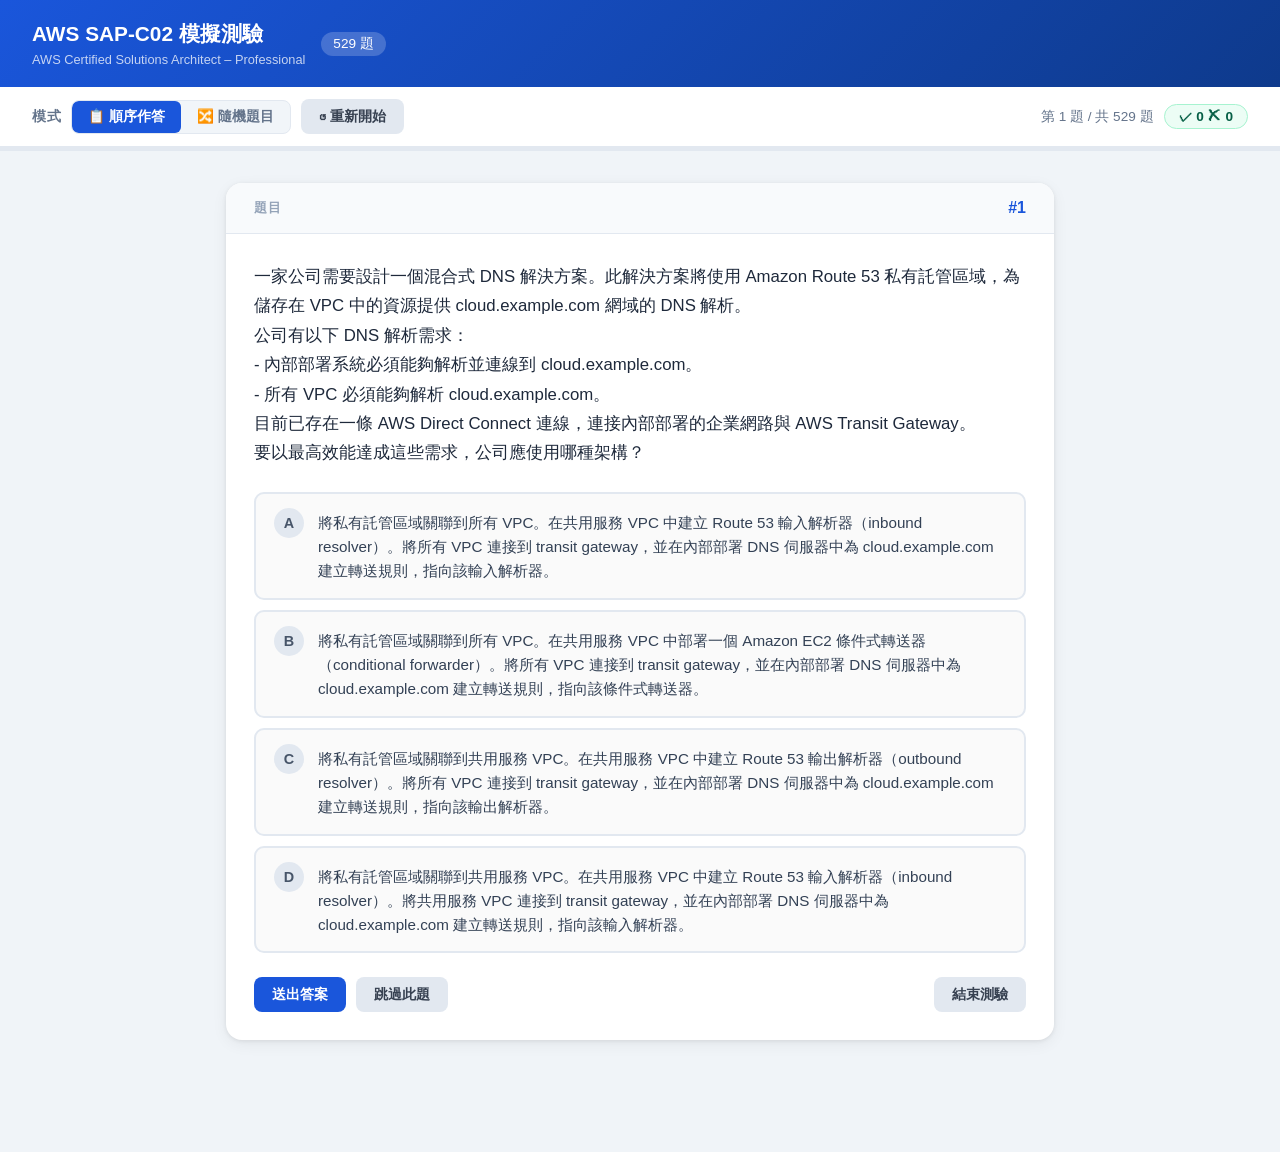
<file: sap.html>
<!DOCTYPE html>
<html lang="zh-TW">
<head>
<meta charset="UTF-8">
<meta name="viewport" content="width=device-width, initial-scale=1.0">
<title>AWS SAP-C02 模擬測驗</title>
<style>
  * { box-sizing: border-box; margin: 0; padding: 0; }
  body { font-family: "Microsoft JhengHei", "Noto Sans TC", sans-serif; background: #f0f4f8; color: #1a202c; min-height: 100vh; }

  /* ── Header ── */
  header { background: linear-gradient(135deg, #1a56db 0%, #0e3a8c 100%); color: #fff; padding: 20px 32px; display: flex; align-items: center; gap: 16px; box-shadow: 0 2px 8px rgba(0,0,0,.25); }
  header h1 { font-size: 1.3rem; font-weight: 700; }
  header .badge { background: rgba(255,255,255,.2); border-radius: 20px; padding: 3px 12px; font-size: .85rem; }

  /* ── Controls bar ── */
  .controls { background: #fff; border-bottom: 1px solid #e2e8f0; padding: 12px 32px; display: flex; flex-wrap: wrap; gap: 10px; align-items: center; }
  .controls label { font-size: .85rem; color: #64748b; font-weight: 600; text-transform: uppercase; letter-spacing: .04em; }
  .btn { display: inline-flex; align-items: center; gap: 6px; padding: 8px 18px; border-radius: 8px; border: none; cursor: pointer; font-size: .9rem; font-weight: 600; transition: all .15s; }
  .btn-primary { background: #1a56db; color: #fff; }
  .btn-primary:hover { background: #1649b8; }
  .btn-secondary { background: #e2e8f0; color: #374151; }
  .btn-secondary:hover { background: #cbd5e1; }
  .btn-success { background: #059669; color: #fff; }
  .btn-success:hover { background: #047857; }
  .mode-toggle { display: flex; background: #f1f5f9; border-radius: 8px; overflow: hidden; border: 1px solid #e2e8f0; }
  .mode-toggle button { padding: 7px 16px; border: none; background: transparent; cursor: pointer; font-size: .85rem; font-weight: 600; color: #64748b; transition: all .15s; }
  .mode-toggle button.active { background: #1a56db; color: #fff; border-radius: 6px; }
  .progress-text { margin-left: auto; font-size: .85rem; color: #64748b; }
  .score-chip { background: #ecfdf5; color: #065f46; border: 1px solid #a7f3d0; border-radius: 20px; padding: 4px 14px; font-weight: 700; font-size: .85rem; }

  /* ── Progress bar ── */
  .progress-bar-wrap { height: 4px; background: #e2e8f0; }
  .progress-bar-fill { height: 100%; background: #1a56db; transition: width .3s; }

  /* ── Main card ── */
  main { max-width: 860px; margin: 32px auto; padding: 0 16px 80px; }
  .card { background: #fff; border-radius: 16px; box-shadow: 0 1px 4px rgba(0,0,0,.08), 0 4px 16px rgba(0,0,0,.06); overflow: hidden; }
  .card-header { background: #f8fafc; border-bottom: 1px solid #e2e8f0; padding: 16px 28px; display: flex; justify-content: space-between; align-items: center; }
  .q-label { font-size: .8rem; font-weight: 700; color: #94a3b8; text-transform: uppercase; letter-spacing: .06em; }
  .q-num { font-size: 1rem; font-weight: 700; color: #1a56db; }
  .card-body { padding: 28px; }

  /* ── Question stem ── */
  .stem { font-size: 1.05rem; line-height: 1.75; color: #1e293b; margin-bottom: 24px; white-space: pre-wrap; }

  /* ── Options ── */
  .options { display: flex; flex-direction: column; gap: 10px; margin-bottom: 24px; }
  .option { display: flex; align-items: flex-start; gap: 14px; padding: 14px 18px; border-radius: 10px; border: 2px solid #e2e8f0; cursor: pointer; transition: all .15s; background: #fafafa; }
  .option:hover:not(.disabled) { border-color: #93c5fd; background: #eff6ff; }
  .option.selected { border-color: #1a56db; background: #eff6ff; }
  .option.correct { border-color: #059669; background: #ecfdf5; }
  .option.wrong { border-color: #dc2626; background: #fef2f2; }
  .option.highlight { border-color: #059669; background: #ecfdf5; }
  .option.disabled { cursor: default; }
  .opt-letter { flex-shrink: 0; width: 30px; height: 30px; border-radius: 50%; background: #e2e8f0; display: flex; align-items: center; justify-content: center; font-weight: 700; font-size: .9rem; color: #475569; transition: all .15s; }
  .option.selected .opt-letter { background: #1a56db; color: #fff; }
  .option.correct .opt-letter { background: #059669; color: #fff; }
  .option.wrong .opt-letter { background: #dc2626; color: #fff; }
  .option.highlight .opt-letter { background: #059669; color: #fff; }
  .opt-text { font-size: .95rem; line-height: 1.6; color: #334155; padding-top: 3px; }

  /* ── Result banner ── */
  .result-banner { border-radius: 10px; padding: 14px 18px; margin-bottom: 20px; font-size: .95rem; font-weight: 600; display: none; align-items: center; gap: 10px; }
  .result-banner.correct { background: #ecfdf5; border: 1.5px solid #6ee7b7; color: #065f46; display: flex; }
  .result-banner.wrong { background: #fef2f2; border: 1.5px solid #fca5a5; color: #991b1b; display: flex; }
  .result-icon { font-size: 1.3rem; }

  /* ── Action buttons ── */
  .actions { display: flex; gap: 10px; flex-wrap: wrap; }

  /* ── Summary screen ── */
  #summary { display: none; }
  .summary-card { background: #fff; border-radius: 16px; box-shadow: 0 4px 20px rgba(0,0,0,.1); padding: 40px; text-align: center; }
  .summary-score { font-size: 4rem; font-weight: 800; color: #1a56db; line-height: 1; }
  .summary-total { font-size: 1.1rem; color: #64748b; margin-top: 8px; }
  .summary-grade { font-size: 1.5rem; font-weight: 700; margin: 20px 0; }
  .summary-stats { display: flex; justify-content: center; gap: 40px; margin: 24px 0; }
  .stat { text-align: center; }
  .stat-num { font-size: 2rem; font-weight: 700; }
  .stat-label { font-size: .85rem; color: #64748b; margin-top: 4px; }
  .stat.correct .stat-num { color: #059669; }
  .stat.wrong .stat-num { color: #dc2626; }
  .stat.skip .stat-num { color: #d97706; }

  /* ── Nav buttons at bottom ── */
  .nav-row { display: flex; gap: 10px; margin-top: 20px; }

  /* ── Responsive ── */
  @media (max-width: 600px) {
    header { padding: 14px 16px; }
    .controls { padding: 10px 16px; }
    main { margin: 16px auto; }
    .card-body { padding: 20px 16px; }
    .summary-stats { gap: 20px; }
    .summary-score { font-size: 3rem; }
  }
</style>
</head>
<body>

<header>
  <div>
    <h1>AWS SAP-C02 模擬測驗</h1>
    <div style="font-size:.8rem;opacity:.75;margin-top:4px;">AWS Certified Solutions Architect – Professional</div>
  </div>
  <span class="badge" id="totalBadge">529 題</span>
</header>

<div class="controls">
  <label>模式</label>
  <div class="mode-toggle">
    <button id="btnSeq" class="active" onclick="setMode('sequential')">📋 順序作答</button>
    <button id="btnRand" onclick="setMode('random')">🔀 隨機題目</button>
  </div>
  <button class="btn btn-secondary" onclick="restartQuiz()">↺ 重新開始</button>
  <span class="progress-text" id="progressText">第 1 題 / 共 529 題</span>
  <span class="score-chip" id="scoreChip">✓ 0 ✗ 0</span>
</div>

<div class="progress-bar-wrap">
  <div class="progress-bar-fill" id="progressBar" style="width:0%"></div>
</div>

<main>
  <!-- Quiz card -->
  <div id="quizSection">
    <div class="card">
      <div class="card-header">
        <span class="q-label">題目</span>
        <span class="q-num" id="qNum">#1</span>
      </div>
      <div class="card-body">
        <div class="stem" id="stem"></div>
        <div class="options" id="options"></div>
        <div class="result-banner" id="resultBanner">
          <span class="result-icon" id="resultIcon"></span>
          <span id="resultText"></span>
        </div>
        <div class="actions">
          <button class="btn btn-primary" id="btnSubmit" onclick="submitAnswer()">送出答案</button>
          <button class="btn btn-success" id="btnNext" onclick="nextQuestion()" style="display:none">下一題 →</button>
          <button class="btn btn-secondary" id="btnSkip" onclick="skipQuestion()">跳過此題</button>
          <button class="btn btn-secondary" onclick="finishQuiz()" style="margin-left:auto">結束測驗</button>
        </div>
      </div>
    </div>
  </div>

  <!-- Summary -->
  <div id="summary">
    <div class="summary-card">
      <div style="font-size:1.1rem;color:#64748b;margin-bottom:8px;">測驗完成！</div>
      <div class="summary-score" id="summaryScore">0%</div>
      <div class="summary-total" id="summaryTotal"></div>
      <div class="summary-grade" id="summaryGrade"></div>
      <div class="summary-stats">
        <div class="stat correct"><div class="stat-num" id="statCorrect">0</div><div class="stat-label">答對</div></div>
        <div class="stat wrong"><div class="stat-num" id="statWrong">0</div><div class="stat-label">答錯</div></div>
        <div class="stat skip"><div class="stat-num" id="statSkip">0</div><div class="stat-label">跳過</div></div>
      </div>
      <div class="nav-row" style="justify-content:center">
        <button class="btn btn-primary" onclick="restartQuiz()">↺ 重新開始</button>
        <button class="btn btn-secondary" onclick="setMode(currentMode)">換模式重測</button>
      </div>
    </div>
  </div>
</main>

<script>
const DATA = [{"num":1,"stem":"一家公司需要設計一個混合式 DNS 解決方案。此解決方案將使用 Amazon Route 53 私有託管區域，為儲存在 VPC 中的資源提供 cloud.example.com 網域的 DNS 解析。\n公司有以下 DNS 解析需求：\n- 內部部署系統必須能夠解析並連線到 cloud.example.com。\n- 所有 VPC 必須能夠解析 cloud.example.com。\n目前已存在一條 AWS Direct Connect 連線，連接內部部署的企業網路與 AWS Transit Gateway。\n要以最高效能達成這些需求，公司應使用哪種架構？","options":{"A":"將私有託管區域關聯到所有 VPC。在共用服務 VPC 中建立 Route 53 輸入解析器（inbound resolver）。將所有 VPC 連接到 transit gateway，並在內部部署 DNS 伺服器中為 cloud.example.com 建立轉送規則，指向該輸入解析器。","B":"將私有託管區域關聯到所有 VPC。在共用服務 VPC 中部署一個 Amazon EC2 條件式轉送器（conditional forwarder）。將所有 VPC 連接到 transit gateway，並在內部部署 DNS 伺服器中為 cloud.example.com 建立轉送規則，指向該條件式轉送器。","C":"將私有託管區域關聯到共用服務 VPC。在共用服務 VPC 中建立 Route 53 輸出解析器（outbound resolver）。將所有 VPC 連接到 transit gateway，並在內部部署 DNS 伺服器中為 cloud.example.com 建立轉送規則，指向該輸出解析器。","D":"將私有託管區域關聯到共用服務 VPC。在共用服務 VPC 中建立 Route 53 輸入解析器（inbound resolver）。將共用服務 VPC 連接到 transit gateway，並在內部部署 DNS 伺服器中為 cloud.example.com 建立轉送規則，指向該輸入解析器。"},"answer":"D"},{"num":2,"stem":"一家公司透過 REST API 向多個客戶提供天氣資料。此 API 由 Amazon API Gateway 託管，並針對每個 API 操作整合了不同的 AWS Lambda 函數。該公司使用 Amazon Route 53 管理 DNS，並建立了 weather.example.com 的資源記錄。公司將 API 的資料儲存在 Amazon DynamoDB 資料表中。公司需要一個解決方案，讓 API 能夠容錯移轉到不同的 AWS 區域。\n哪個解決方案可以滿足這些需求？","options":{"A":"在新區域中部署一套新的 Lambda 函數。將 API Gateway API 更新為使用邊緣優化（edge-optimized）API 端點，並以兩個區域的 Lambda 函數作為目標。將 DynamoDB 資料表轉換為全球資料表。","B":"在另一個區域中部署新的 API Gateway API 和 Lambda 函數。將 Route 53 DNS 記錄更改為多值回應（multivalue answer）。將兩個 API Gateway API 加入回應中。啟用目標健康監控。將 DynamoDB 資料表轉換為全球資料表。","C":"在另一個區域中部署新的 API Gateway API 和 Lambda 函數。將 Route 53 DNS 記錄更改為容錯移轉記錄（failover record）。啟用目標健康監控。將 DynamoDB 資料表轉換為全球資料表。","D":"在新區域中部署新的 API Gateway API。將 Lambda 函數更改為全球函數。將 Route 53 DNS 記錄更改為多值回應（multivalue answer）。將兩個 API Gateway API 加入回應中。啟用目標健康監控。將 DynamoDB 資料表轉換為全球資料表。"},"answer":"C"},{"num":3,"stem":"一家公司使用 AWS Organizations，以單一 OU 名為 Production 來管理多個帳戶。所有帳戶都是 Production OU 的成員。管理員使用組織根目錄中的拒絕清單 SCP（deny list SCP）來管理對受限服務的存取。\n\n公司最近收購了一個新的業務單位，並將該業務單位現有的 AWS 帳戶邀請加入組織。上線後，新業務單位的管理員發現他們無法更新現有的 AWS Config 規則以符合公司政策。\n哪個選項可以讓管理員進行變更，同時繼續執行現有政策，且不會引入額外的長期維護負擔？","options":{"A":"移除限制存取 AWS Config 的組織根目錄 SCP。為公司的標準 AWS Config 規則建立 AWS Service Catalog 產品，並將其部署到整個組織，包括新帳戶。","B":"為新帳戶建立一個名為 Onboarding 的臨時 OU。對 Onboarding OU 套用 SCP 以允許 AWS Config 操作。完成 AWS Config 的調整後，將新帳戶移至 Production OU。","C":"將組織根目錄的 SCP 從拒絕清單 SCP 轉換為允許清單 SCP（allow list SCP），僅允許所需的服務。對組織根目錄臨時套用一個 SCP，允許僅限新帳戶中的主體執行 AWS Config 操作。","D":"為新帳戶建立一個名為 Onboarding 的臨時 OU。對 Onboarding OU 套用 SCP 以允許 AWS Config 操作。將組織根目錄的 SCP 移至 Production OU。完成 AWS Config 的調整後，將新帳戶移至 Production OU。"},"answer":"B"},{"num":4,"stem":"一家公司在內部部署資料中心中執行一個雙層 Web 應用程式。應用程式層由一台執行具狀態應用程式的單一伺服器組成。應用程式連接到在另一台伺服器上執行的 PostgreSQL 資料庫。由於預期使用者基礎將顯著增長，公司正在將應用程式和資料庫遷移到 AWS。此解決方案將使用 Amazon Aurora PostgreSQL、Amazon EC2 Auto Scaling 和 Elastic Load Balancing。\n哪個解決方案能提供一致的使用者體驗，並使應用程式和資料庫層得以擴展？","options":{"A":"為 Aurora 副本（Aurora Replicas）啟用 Aurora Auto Scaling。使用具有最少未完成請求（least outstanding requests）路由演算法且啟用黏性工作階段（sticky sessions）的 Network Load Balancer。","B":"為 Aurora 寫入器（Aurora writers）啟用 Aurora Auto Scaling。使用具有循環（round robin）路由演算法且啟用黏性工作階段的 Application Load Balancer。","C":"為 Aurora 副本（Aurora Replicas）啟用 Aurora Auto Scaling。使用具有循環（round robin）路由且啟用黏性工作階段的 Application Load Balancer。","D":"為 Aurora 寫入器（Aurora writers）啟用 Aurora Auto Scaling。使用具有最少未完成請求（least outstanding requests）路由演算法且啟用黏性工作階段的 Network Load Balancer。"},"answer":"C"},{"num":5,"stem":"一家公司使用一項服務，從其內部部署託管的應用程式收集中繼資料。電視和網路收音機等消費裝置會存取這些應用程式。許多較舊的裝置不支援某些 HTTP 標頭，當回應中出現這些標頭時會發生錯誤。公司已設定內部部署負載平衡器，根據使用者代理（User-Agent）標頭識別的舊裝置，從回應中移除不支援的標頭。\n公司希望將服務遷移到 AWS、採用無伺服器技術，並保留支援舊裝置的能力。公司已將應用程式遷移到一組 AWS Lambda 函數中。\n哪個解決方案可以滿足這些需求？","options":{"A":"為中繼資料服務建立 Amazon CloudFront 發佈。建立 Application Load Balancer（ALB）。將 CloudFront 發佈設定為將請求轉送到 ALB。設定 ALB 針對每種請求類型叫用正確的 Lambda 函數。建立 CloudFront 函數，根據 User-Agent 標頭的值移除有問題的標頭。","B":"為中繼資料服務建立 Amazon API Gateway REST API。設定 API Gateway 針對每種請求類型叫用正確的 Lambda 函數。修改預設閘道回應，根據 User-Agent 標頭的值移除有問題的標頭。","C":"為中繼資料服務建立 Amazon API Gateway HTTP API。設定 API Gateway 針對每種請求類型叫用正確的 Lambda 函數。建立回應對應範本以根據 User-Agent 的值移除有問題的標頭。將回應資料對應與 HTTP API 關聯。","D":"為中繼資料服務建立 Amazon CloudFront 發佈。建立 Application Load Balancer（ALB）。將 CloudFront 發佈設定為將請求轉送到 ALB。設定 ALB 針對每種請求類型叫用正確的 Lambda 函數。建立 Lambda@Edge 函數，根據 User-Agent 標頭的值在回應檢視器請求時移除有問題的標頭。"},"answer":"B"},{"num":6,"stem":"一家零售公司需要向其商業夥伴提供一系列資料檔案。這些檔案儲存在屬於零售公司的帳戶 A 下的 Amazon S3 儲存貯體中。商業夥伴公司希望其 IAM 使用者 User_DataProcessor 從自己的 AWS 帳戶（帳戶 B）存取這些檔案。\n兩家公司必須採取哪些組合步驟，才能讓 User_DataProcessor 成功存取 S3 儲存貯體？（選擇兩個）","options":{"A":"為帳戶 A 中的 S3 儲存貯體開啟跨來源資源共用（CORS）功能。","B":"在帳戶 A 中，將 S3 儲存貯體政策設定如下：","C":"在帳戶 A 中，將 S3 儲存貯體政策設定如下：","D":"在帳戶 B 中，將 User_DataProcessor 的權限設定如下：","E":"在帳戶 B 中，將 User_DataProcessor 的權限設定如下："},"answer":"CD"},{"num":7,"stem":"一家公司在 Amazon EC2 執行個體上執行傳統 Web 應用程式。公司需要將應用程式重構為在容器上執行的微服務。應用程式的兩個獨立版本分別存在於生產和測試兩個不同環境中。應用程式的負載是可變的，但最小負載和最大負載是已知的。解決方案架構師需要以無伺服器架構設計更新後的應用程式，並將營運複雜度降至最低。\n哪個解決方案能以最具成本效益的方式滿足這些需求？","options":{"A":"將容器映像以函數形式上傳到 AWS Lambda。為相關的 Lambda 函數設定並行限制，以處理預期的尖峰負載。在 Amazon API Gateway 中設定兩個獨立的 Lambda 整合：一個用於生產，一個用於測試。","B":"將容器映像上傳到 Amazon Elastic Container Registry（Amazon ECR）。設定兩個已啟用自動擴展的 Amazon Elastic Container Service（Amazon ECS）叢集，並使用 Fargate 啟動類型以處理預期負載。從 ECR 映像部署任務。設定兩個獨立的 Application Load Balancer，將流量導向 ECS 叢集。","C":"將容器映像上傳到 Amazon Elastic Container Registry（Amazon ECR）。設定兩個已啟用自動擴展的 Amazon Elastic Kubernetes Service（Amazon EKS）叢集，並使用 Fargate 啟動類型以處理預期負載。從 ECR 映像部署任務。設定兩個獨立的 Application Load Balancer，將流量導向 EKS 叢集。","D":"將容器映像上傳到 AWS Elastic Beanstalk。在 Elastic Beanstalk 中，為生產和測試分別建立獨立的環境和部署。設定兩個獨立的 Application Load Balancer，將流量導向 Elastic Beanstalk 部署。"},"answer":"B"},{"num":8,"stem":"一家公司有一個多層 Web 應用程式，在 Application Load Balancer（ALB）後方的一組 Amazon EC2 執行個體上執行。執行個體位於 Auto Scaling 群組中。ALB 和 Auto Scaling 群組已在備用 AWS 區域中複寫。Auto Scaling 群組的最小值和最大值均設定為零。一個 Amazon RDS Multi-AZ DB 執行個體儲存應用程式的資料。DB 執行個體在備用區域中有一個唯讀副本。應用程式透過 Amazon Route 53 記錄向終端使用者呈現端點。\n公司需要將 RTO 降低至 15 分鐘以內，讓應用程式能夠自動容錯移轉到備用區域。公司沒有足夠的預算採用主動-主動（active-active）策略。\n解決方案架構師應提出什麼建議以滿足這些需求？","options":{"A":"使用延遲型路由政策重新設定應用程式的 Route 53 記錄，在兩個 ALB 之間進行負載平衡。在備用區域建立 AWS Lambda 函數以提升唯讀副本並修改 Auto Scaling 群組的值。建立 Amazon CloudWatch 警示，以主要區域 ALB 的 HTTPCode_Target_5XX_Count 指標為依據。設定 CloudWatch 警示以叫用 Lambda 函數。","B":"在備用區域建立 AWS Lambda 函數以提升唯讀副本並修改 Auto Scaling 群組的值。使用健康檢查設定 Route 53，監控 Web 應用程式，並在健康檢查狀態為不健康時傳送 Amazon Simple Notification Service（Amazon SNS）通知給 Lambda 函數。以容錯移轉政策更新應用程式的 Route 53 記錄，當健康檢查失敗時將流量路由到備用區域的 ALB。","C":"將備用區域中的 Auto Scaling 群組設定為與主要區域中的 Auto Scaling 群組具有相同的值。使用延遲型路由政策重新設定應用程式的 Route 53 記錄，在兩個 ALB 之間進行負載平衡。移除唯讀副本，以獨立的 RDS DB 執行個體取代。使用快照和 Amazon S3 在兩個 RDS DB 執行個體之間設定跨區域複寫。","D":"在 AWS Global Accelerator 中設定一個端點，以兩個 ALB 作為等權重目標。在備用區域建立 AWS Lambda 函數以提升唯讀副本並修改 Auto Scaling 群組的值。建立 Amazon CloudWatch 警示，以主要區域 ALB 的 HTTPCode_Target_5XX_Count 指標為依據。設定 CloudWatch 警示以叫用 Lambda 函數。"},"answer":"B"},{"num":9,"stem":"一家公司在單一 Amazon EC2 執行個體上託管一個關鍵應用程式。該應用程式使用 Amazon ElastiCache for Redis 單節點叢集作為記憶體內資料存放區，並使用 Amazon RDS for MariaDB DB 執行個體作為關聯式資料庫。為使應用程式正常運作，每個基礎架構元件都必須健康且處於使用中狀態。\n解決方案架構師需要改善應用程式的架構，使基礎架構能夠以最短的停機時間自動從故障中復原。\n哪些步驟組合可以滿足這些需求？（選擇三個）","options":{"A":"使用 Elastic Load Balancer 將流量分配到多個 EC2 執行個體。確保 EC2 執行個體是最小容量為兩個執行個體的 Auto Scaling 群組的一部分。","B":"使用 Elastic Load Balancer 將流量分配到多個 EC2 執行個體。確保 EC2 執行個體設定為無限制（unlimited）模式。","C":"修改 DB 執行個體，在相同可用區域中建立唯讀副本。在故障情境下，將唯讀副本提升為主要 DB 執行個體。","D":"修改 DB 執行個體，建立跨越兩個可用區域的 Multi-AZ 部署。","E":"為 ElastiCache for Redis 叢集建立複寫群組。將叢集設定為使用最小容量為兩個執行個體的 Auto Scaling 群組。","F":"為 ElastiCache for Redis 叢集建立複寫群組。在叢集上啟用 Multi-AZ。"},"answer":"ADF"},{"num":10,"stem":"一家零售公司在 AWS 上執行其電子商務應用程式。應用程式在 Application Load Balancer（ALB）後方的 Amazon EC2 執行個體上執行。公司使用 Amazon RDS DB 執行個體作為資料庫後端。Amazon CloudFront 已設定一個指向 ALB 的來源，並快取靜態內容。Amazon Route 53 用於託管所有公開區域。\n應用程式更新後，ALB 偶爾會傳回 502 狀態碼（Bad Gateway）錯誤。根本原因是 ALB 收到格式錯誤的 HTTP 標頭。當解決方案架構師在錯誤發生後立即重新載入網頁時，網頁可以成功回傳。\n在公司解決問題的同時，解決方案架構師需要向訪客提供自訂錯誤頁面，而非標準的 ALB 錯誤頁面。\n哪些步驟組合能以最少的營運開銷滿足此需求？（選擇兩個）","options":{"A":"建立 Amazon S3 儲存貯體。設定 S3 儲存貯體以託管靜態網頁。將自訂錯誤頁面上傳到 Amazon S3。","B":"建立 Amazon CloudWatch 警示，若 ALB 健康檢查回應 Target.FailedHealthChecks 大於 0，則叫用 AWS Lambda 函數。設定 Lambda 函數修改 ALB 的轉送規則，指向可公開存取的 Web 伺服器。","C":"透過新增健康檢查修改現有的 Amazon Route 53 記錄。若健康檢查失敗，設定備援目標。修改 DNS 記錄以指向可公開存取的網頁。","D":"建立 Amazon CloudWatch 警示，若 ALB 健康檢查回應 Elb.InternalError 大於 0，則叫用 AWS Lambda 函數。設定 Lambda 函數修改 ALB 的轉送規則，指向可公開存取的 Web 伺服器。","E":"透過設定 CloudFront 自訂錯誤頁面來新增自訂錯誤回應。修改 DNS 記錄以指向可公開存取的網頁。"},"answer":"CE"},{"num":11,"stem":"一家公司擁有許多 AWS 帳戶，並使用 AWS Organizations 管理所有帳戶。解決方案架構師必須實作一個解決方案，讓公司能夠在多個帳戶之間共用一個通用網路。\n公司的基礎架構團隊有一個專屬的基礎架構帳戶，其中包含一個 VPC。基礎架構團隊必須使用此帳戶來管理網路。個別帳戶不能有管理自己網路的能力。但是，個別帳戶必須能夠在子網路中建立 AWS 資源。\n解決方案架構師應執行哪些步驟組合以滿足這些需求？（選擇兩個）","options":{"A":"在基礎架構帳戶中建立 transit gateway。","B":"從 AWS Organizations 管理帳戶啟用資源共用。","C":"在 AWS Organizations 的組織內，為每個 AWS 帳戶建立 VPC。設定 VPC 以共用與基礎架構帳戶中 VPC 相同的 CIDR 範圍和子網路。將每個個別帳戶中的 VPC 與基礎架構帳戶中的 VPC 進行對等連線（peering）。","D":"在基礎架構帳戶的 AWS Resource Access Manager 中建立資源共用。選取將使用共用網路的特定 AWS Organizations OU。選取每個子網路以與資源共用關聯。","E":"在基礎架構帳戶的 AWS Resource Access Manager 中建立資源共用。選取將使用共用網路的特定 AWS Organizations OU。選取每個前綴清單（prefix list）以與資源共用關聯。"},"answer":"AD"},{"num":12,"stem":"一家公司想使用第三方軟體即服務（SaaS）應用程式。該第三方 SaaS 應用程式透過多個 API 呼叫使用。第三方 SaaS 應用程式也在 AWS 的 VPC 內執行。\n公司將從自己的 VPC 內使用第三方 SaaS 應用程式。公司的內部安全政策要求使用不穿越網際網路的私人連線。在公司 VPC 中執行的任何資源都不允許從公司 VPC 外部存取。所有權限必須符合最小權限原則。\n哪個解決方案滿足這些需求？","options":{"A":"建立 AWS PrivateLink 介面 VPC 端點。將此端點連接到第三方 SaaS 應用程式提供的端點服務。建立安全群組以限制對端點的存取。將安全群組與端點關聯。","B":"在第三方 SaaS 應用程式和公司 VPC 之間建立 AWS Site-to-Site VPN 連線。設定網路 ACL 以限制跨 VPN 通道的存取。","C":"在第三方 SaaS 應用程式和公司 VPC 之間建立 VPC 對等連線（VPC peering connection）。透過新增對等連線所需的路由來更新路由表。","D":"建立 AWS PrivateLink 端點服務。請第三方 SaaS 供應商為此端點服務建立介面 VPC 端點。將端點服務的權限授予第三方 SaaS 供應商的特定帳戶。"},"answer":"A"},{"num":13,"stem":"一家公司需要為其伺服器實作修補程序程序。內部部署伺服器和 Amazon EC2 執行個體使用各種工具執行修補。管理層需要一份顯示所有伺服器和執行個體修補狀態的單一報告。\n解決方案架構師應採取哪些步驟以滿足這些需求？","options":{"A":"使用 AWS Systems Manager 管理內部部署伺服器和 EC2 執行個體上的修補程序。使用 Systems Manager 產生修補合規報告。","B":"使用 AWS OpsWorks 管理內部部署伺服器和 EC2 執行個體上的修補程序。使用 Amazon QuickSight 與 OpsWorks 的整合來產生修補合規報告。","C":"使用 Amazon EventBridge 規則排程 AWS Systems Manager 修補補救工作以套用修補程序。使用 Amazon Inspector 產生修補合規報告。","D":"使用 AWS OpsWorks 管理內部部署伺服器和 EC2 執行個體上的修補程序。使用 AWS X-Ray 將修補狀態發布到 AWS Systems Manager OpsCenter 以產生修補合規報告。"},"answer":"A"},{"num":14,"stem":"一家公司在 Application Load Balancer 後方的 Auto Scaling 群組中的多個 Amazon EC2 執行個體上執行應用程式。應用程式的負載在一天中有所變化，EC2 執行個體定期進行擴展和縮減。EC2 執行個體的日誌檔案每 15 分鐘複製到中央 Amazon S3 儲存貯體一次。安全團隊發現部分已終止的 EC2 執行個體的日誌檔案遺失。\n哪些步驟可確保從已終止的 EC2 執行個體將日誌檔案複製到中央 S3 儲存貯體？","options":{"A":"建立將日誌檔案複製到 Amazon S3 的指令碼，並將指令碼儲存在 EC2 執行個體上的檔案中。建立 Auto Scaling 生命週期掛鉤（lifecycle hook）和 Amazon EventBridge 規則以偵測來自 Auto Scaling 群組的生命週期事件。在 autoscaling:EC2_INSTANCE_TERMINATING 轉換時叫用 AWS Lambda 函數，向 Auto Scaling 群組傳送 ABANDON 以防止終止，執行指令碼以複製日誌檔案，並使用 AWS SDK 終止執行個體。","B":"建立包含將日誌檔案複製到 Amazon S3 之指令碼的 AWS Systems Manager 文件。建立 Auto Scaling 生命週期掛鉤（lifecycle hook）和 Amazon EventBridge 規則以偵測來自 Auto Scaling 群組的生命週期事件。在 autoscaling:EC2_INSTANCE_TERMINATING 轉換時叫用 AWS Lambda 函數，呼叫 AWS Systems Manager API 的 SendCommand 操作來執行文件以複製日誌檔案，並向 Auto Scaling 群組傳送 CONTINUE 以終止執行個體。","C":"將日誌傳送頻率更改為每 5 分鐘一次。建立將日誌檔案複製到 Amazon S3 的指令碼，並將指令碼新增到 EC2 執行個體使用者資料（user data）。建立 Amazon EventBridge 規則以偵測 EC2 執行個體終止。從 EventBridge 規則叫用 AWS Lambda 函數，使用 AWS CLI 執行使用者資料指令碼以複製日誌檔案並終止執行個體。","D":"建立包含將日誌檔案複製到 Amazon S3 之指令碼的 AWS Systems Manager 文件。建立 Auto Scaling 生命週期掛鉤（lifecycle hook），將訊息發布到 Amazon Simple Notification Service（Amazon SNS）主題。從 SNS 通知呼叫 AWS Systems Manager API 的 SendCommand 操作，執行文件以複製日誌檔案，並向 Auto Scaling 群組傳送 ABANDON 以終止執行個體。"},"answer":"B"},{"num":15,"stem":"一家公司正在使用多個 AWS 帳戶。DNS 記錄儲存在帳戶 A 中 Amazon Route 53 的私有託管區域中。公司的應用程式和資料庫在帳戶 B 中執行。\n解決方案架構師將在新的 VPC 中部署雙層應用程式。為簡化設定，Amazon RDS 端點的 db.example.com CNAME 記錄集已在 Amazon Route 53 的私有託管區域中建立。\n部署期間，應用程式無法啟動。疑難排解顯示 db.example.com 在 Amazon EC2 執行個體上無法解析。解決方案架構師確認記錄集在 Route 53 中已正確建立。\n解決方案架構師應採取哪些步驟組合來解決此問題？（選擇兩個）","options":{"A":"在新 VPC 中的獨立 EC2 執行個體上部署資料庫。在私有託管區域中為執行個體的私有 IP 建立記錄集。","B":"使用 SSH 連線到應用程式層 EC2 執行個體。將 RDS 端點 IP 位址新增到 /etc/resolv.conf 檔案中。","C":"建立授權，將帳戶 A 中的私有託管區域與帳戶 B 中的新 VPC 關聯。","D":"在帳戶 B 中為 example.com 網域建立私有託管區域。設定 Route 53 在 AWS 帳戶之間的複寫。","E":"將帳戶 B 中的新 VPC 與帳戶 A 中的託管區域關聯。刪除帳戶 A 中的關聯授權。"},"answer":"CE"},{"num":16,"stem":"一家公司使用 Amazon EC2 執行個體部署 Web 伺服器叢隊以託管部落格網站。EC2 執行個體位於 Application Load Balancer（ALB）後方，並設定在 Auto Scaling 群組中。Web 應用程式將所有部落格內容儲存在 Amazon EFS 磁碟區上。\n公司最近新增了一項讓部落客在貼文中加入影片的功能，吸引了原先 10 倍的使用者流量。在每天的尖峰時段，使用者回報嘗試瀏覽網站或觀看影片時出現緩衝和逾時問題。\n哪個部署方式最具成本效益且可擴展，能夠解決使用者的問題？","options":{"A":"重新設定 Amazon EFS 以啟用最大 I/O。","B":"將部落格網站更新為使用執行個體儲存磁碟區（instance store volumes）進行儲存。在啟動時將網站內容複製到磁碟區，並在關閉時複製到 Amazon S3。","C":"設定 Amazon CloudFront 發佈。將發佈指向 S3 儲存貯體，並將影片從 EFS 遷移到 Amazon S3。","D":"為所有網站內容設定 Amazon CloudFront 發佈，並將發佈指向 ALB。"},"answer":"C"},{"num":17,"stem":"一家在全球設有辦公室的公司，擁有一條連接到單一 AWS 區域的 1 Gbps AWS Direct Connect 連線。公司的內部部署網路使用此連線與公司在 AWS 雲端中的資源通訊。該連線有一個連接到單一 VPC 的單一私有虛擬介面（private virtual interface）。\n解決方案架構師必須實作一個解決方案，在同一區域中新增一條冗餘的 Direct Connect 連線。此解決方案還必須在公司擴展到其他區域時，透過同一對 Direct Connect 連線提供連往其他區域的連線能力。\n哪個解決方案滿足這些需求？","options":{"A":"佈建 Direct Connect 閘道。從現有連線中刪除現有的私有虛擬介面。建立第二條 Direct Connect 連線。在每條連線上建立新的私有虛擬介面，並將兩個私有虛擬介面連接到 Direct Connect 閘道。將 Direct Connect 閘道連接到單一 VPC。","B":"保留現有的私有虛擬介面。建立第二條 Direct Connect 連線。在新連線上建立新的私有虛擬介面，並將新的私有虛擬介面連接到單一 VPC。","C":"保留現有的私有虛擬介面。建立第二條 Direct Connect 連線。在新連線上建立新的公有虛擬介面（public virtual interface），並將新的公有虛擬介面連接到單一 VPC。","D":"佈建 transit gateway。從現有連線中刪除現有的私有虛擬介面。建立第二條 Direct Connect 連線。在每條連線上建立新的私有虛擬介面，並將兩個私有虛擬介面連接到 transit gateway。將 transit gateway 與單一 VPC 關聯。"},"answer":"A"},{"num":18,"stem":"一家公司有一個 Web 應用程式，允許使用者上傳短影片。影片儲存在 Amazon EBS 磁碟區上，並由自訂識別軟體進行分析以進行分類。\n網站包含靜態內容，流量可變，在某些月份有流量高峰。架構由在 Auto Scaling 群組中執行的 Amazon EC2 執行個體組成，用於 Web 應用程式，以及在 Auto Scaling 群組中執行的 EC2 執行個體處理 Amazon SQS 佇列。公司希望在可能的情況下使用 AWS 受管服務重新架構應用程式以降低營運開銷，並移除對第三方軟體的依賴。\n哪個解決方案滿足這些需求？","options":{"A":"對 Web 應用程式使用 Amazon ECS 容器，並對處理 SQS 佇列的 Auto Scaling 群組使用 Spot 執行個體。以 Amazon Rekognition 取代自訂軟體來對影片進行分類。","B":"將上傳的影片儲存在 Amazon EFS 中，並將檔案系統掛載到 Web 應用程式的 EC2 執行個體。使用呼叫 Amazon Rekognition API 的 AWS Lambda 函數處理 SQS 佇列，以對影片進行分類。","C":"在 Amazon S3 中託管 Web 應用程式。將上傳的影片儲存在 Amazon S3 中。使用 S3 事件通知將事件發布到 SQS 佇列。使用呼叫 Amazon Rekognition API 的 AWS Lambda 函數處理 SQS 佇列，以對影片進行分類。","D":"使用 AWS Elastic Beanstalk 在 Auto Scaling 群組中為 Web 應用程式啟動 EC2 執行個體，並啟動工作者環境（worker environment）來處理 SQS 佇列。以 Amazon Rekognition 取代自訂軟體來對影片進行分類。"},"answer":"D"},{"num":19,"stem":"一家公司有一個由 Amazon CloudFront、Amazon API Gateway 和 AWS Lambda 函數組成的無伺服器應用程式。目前的應用程式程式碼部署流程是建立新版本號碼的 Lambda 函數，然後執行 AWS CLI 指令碼來進行更新。若新的函數版本發生錯誤，另一個 CLI 指令碼會透過部署前一個可運作的函數版本來進行復原。公司希望縮短部署 Lambda 函數所提供之新版應用程式邏輯的時間，並減少偵測錯誤和復原所需的時間。\n如何實現這一目標？","options":{"A":"建立並部署巢狀的 AWS CloudFormation 堆疊，父堆疊包含 AWS CloudFront 發佈和 API Gateway，子堆疊包含 Lambda 函數。對於 Lambda 的變更，建立 AWS CloudFormation 變更集並進行部署；若觸發錯誤，將 AWS CloudFormation 變更集還原至前一個版本。","B":"使用 AWS SAM 和內建的 AWS CodeDeploy 來部署新的 Lambda 版本，逐步將流量轉移到新版本，並使用流量前測試（pre-traffic）和流量後測試（post-traffic）函數來驗證程式碼。若觸發 Amazon CloudWatch 警示則進行回滾。","C":"將 AWS CLI 指令碼重構為單一指令碼以部署新的 Lambda 版本。部署完成後，指令碼測試開始執行。若偵測到錯誤，則還原至前一個 Lambda 版本。","D":"建立並部署包含新 API Gateway 端點（參照新 Lambda 版本）的 AWS CloudFormation 堆疊。將 CloudFront 來源更改為新的 API Gateway 端點，監控錯誤，若偵測到錯誤，則將 AWS CloudFront 來源更改為前一個 API Gateway 端點。"},"answer":"B"},{"num":20,"stem":"一家公司計劃儲存大量的封存文件，並透過公司內部網路（intranet）讓員工存取這些文件。員工將透過連接至 VPC 的用戶端 VPN 服務進行連線存取系統。資料不得對外公開。\n公司儲存的文件是其他地方實體媒體上資料的副本。請求數量將會很少。可用性和擷取速度不是公司關注的問題。\n哪個解決方案能以最低成本滿足這些需求？","options":{"A":"建立 Amazon S3 儲存貯體。將 S3 儲存貯體設定為預設使用 S3 One Zone-Infrequent Access（S3 One Zone-IA）儲存類別。設定 S3 儲存貯體以提供網站託管。建立 S3 介面端點。設定 S3 儲存貯體以僅允許透過該端點存取。","B":"啟動執行 Web 伺服器的 Amazon EC2 執行個體。連接 Amazon Elastic File System（Amazon EFS）檔案系統，以 EFS One Zone-Infrequent Access（EFS One Zone-IA）儲存類別儲存封存資料。設定執行個體安全群組以僅允許來自私有網路的存取。","C":"啟動執行 Web 伺服器的 Amazon EC2 執行個體。連接 Amazon Elastic Block Store（Amazon EBS）磁碟區以儲存封存資料。使用 Cold HDD（sc1）磁碟區類型。設定執行個體安全群組以僅允許來自私有網路的存取。","D":"建立 Amazon S3 儲存貯體。將 S3 儲存貯體設定為預設使用 S3 Glacier Deep Archive 儲存類別。設定 S3 儲存貯體以提供網站託管。建立 S3 介面端點。設定 S3 儲存貯體以僅允許透過該端點存取。"},"answer":"D"},{"num":21,"stem":"一家公司正在使用內部部署 Active Directory 服務進行使用者驗證。公司希望使用相同的驗證服務登入使用 AWS Organizations 管理的公司 AWS 帳戶。內部部署環境與公司所有 AWS 帳戶之間已存在 AWS Site-to-Site VPN 連線。\n公司的安全政策要求根據使用者群組和角色對帳戶進行條件式存取。使用者身分必須在單一位置進行管理。\n哪個解決方案可以滿足這些需求？","options":{"A":"設定 AWS IAM Identity Center（AWS Single Sign-On）使用 SAML 2.0 連接到 Active Directory。使用跨網域身分管理系統（SCIM）v2.0 通訊協定啟用自動佈建。使用屬性型存取控制（ABAC）授予對 AWS 帳戶的存取權限。","B":"透過使用 IAM Identity Center 作為身分來源來設定 AWS IAM Identity Center（AWS Single Sign-On）。使用跨網域身分管理系統（SCIM）v2.0 通訊協定啟用自動佈建。使用 IAM Identity Center 權限集（permission sets）授予對 AWS 帳戶的存取權限。","C":"在公司的其中一個 AWS 帳戶中，設定 AWS Identity and Access Management（IAM）以使用 SAML 2.0 身分供應商。佈建對應至聯合使用者的 IAM 使用者。授予對應至 Active Directory 中適當群組的存取權限。使用跨帳戶 IAM 使用者授予對所需 AWS 帳戶的存取權限。","D":"在公司的其中一個 AWS 帳戶中，設定 AWS Identity and Access Management（IAM）使用 OpenID Connect（OIDC）身分供應商。佈建 IAM 角色，為對應至 Active Directory 中適當群組的聯合使用者授予對 AWS 帳戶的存取權限。使用跨帳戶 IAM 角色授予對所需 AWS 帳戶的存取權限。"},"answer":"D"},{"num":22,"stem":"一家軟體公司部署了一個應用程式，使用 Amazon API Gateway、AWS Lambda 函數和 Amazon DynamoDB 資料表消費 REST API。應用程式在 PUT 請求期間的錯誤數量有所增加。大多數 PUT 呼叫來自少數使用特定 API 金鑰驗證的用戶端。\n解決方案架構師發現大量的 PUT 請求來自一個用戶端。API 並非關鍵性的，用戶端可以容忍對不成功呼叫的重試。然而，錯誤顯示給客戶，正在損害 API 的聲譽。\n解決方案架構師應建議什麼來改善客戶體驗？","options":{"A":"在用戶端應用程式中實作具有指數退避（exponential backoff）和不規則變化（jitter）的重試邏輯。確保捕獲錯誤並以描述性錯誤訊息進行處理。","B":"透過 API Gateway 層級的使用計畫（usage plan）實作 API 節流（throttling）。確保用戶端應用程式處理 429 回應碼而不出現錯誤。","C":"開啟 API 快取以增強生產階段的回應能力。執行 10 分鐘的負載測試。驗證快取容量是否適合工作負載。","D":"在 Lambda 函數層級實作預留並行（reserved concurrency），以提供流量突然增加時所需的資源。"},"answer":"B"},{"num":23,"stem":"一家公司在 AWS 上執行資料密集型應用程式。應用程式在數百個 Amazon EC2 執行個體的叢集上執行。共用檔案系統也在多個 EC2 執行個體上執行，儲存 200 TB 的資料。應用程式讀取和修改共用檔案系統上的資料並產生報告。該工作每月執行一次，從共用檔案系統讀取部分檔案，大約需要 72 小時才能完成。運算執行個體在 Auto Scaling 群組中擴展，但託管共用檔案系統的執行個體持續運作。運算和儲存執行個體都在同一個 AWS 區域中。\n解決方案架構師需要透過更換共用檔案系統執行個體來降低成本。檔案系統必須在 72 小時執行期間提供對所需資料的高效能存取。\n哪個解決方案在滿足這些需求的同時，能提供最大的整體成本降低？","options":{"A":"將資料從現有共用檔案系統遷移到使用 S3 Intelligent-Tiering 儲存類別的 Amazon S3 儲存貯體。每月工作執行前，使用 Amazon FSx for Lustre 透過延遲載入（lazy loading）從 Amazon S3 資料建立新的檔案系統。在工作期間使用新的檔案系統作為共用儲存。工作完成後刪除檔案系統。","B":"將資料從現有共用檔案系統遷移到已啟用多重連接（Multi-Attach）的大型 Amazon Elastic Block Store（Amazon EBS）磁碟區。使用 Auto Scaling 群組啟動範本中的使用者資料指令碼，將 EBS 磁碟區連接到每個執行個體。在工作期間使用 EBS 磁碟區作為共用儲存。工作完成後分離 EBS 磁碟區。","C":"將資料從現有共用檔案系統遷移到使用 S3 Standard 儲存類別的 Amazon S3 儲存貯體。每月工作執行前，使用 Amazon FSx for Lustre 透過批次載入（batch loading）從 Amazon S3 資料建立新的檔案系統。在工作期間使用新的檔案系統作為共用儲存。工作完成後刪除檔案系統。","D":"將資料從現有共用檔案系統遷移到 Amazon S3 儲存貯體。每月工作執行前，使用 AWS Storage Gateway 從 Amazon S3 資料建立檔案閘道（file gateway）。在工作期間使用檔案閘道作為共用儲存。工作完成後刪除檔案閘道。"},"answer":"D"},{"num":24,"stem":"一家公司正在開發一項新服務，該服務將透過靜態連接埠上的 TCP 進行存取。解決方案架構師必須確保該服務具有高可用性、跨可用區域的冗餘，並可使用 DNS 名稱 my.service.com（可公開存取）進行存取。服務必須使用固定位址指派，以便其他公司可以將這些位址新增到其允許清單中。\n假設資源部署在單一區域的多個可用區域中，哪個解決方案可以滿足這些需求？","options":{"A":"為每個執行個體建立具有彈性 IP 位址（Elastic IP address）的 Amazon EC2 執行個體。建立 Network Load Balancer（NLB）並公開靜態 TCP 連接埠。向 NLB 註冊 EC2 執行個體。建立名為 my.service.com 的新名稱伺服器記錄集，並將 EC2 執行個體的彈性 IP 位址指派給記錄集。向其他公司提供 EC2 執行個體的彈性 IP 位址以新增到其允許清單中。","B":"建立 Amazon ECS 叢集和應用程式的服務定義。為 ECS 叢集建立並指派公有 IP 位址。建立 Network Load Balancer（NLB）並公開 TCP 連接埠。建立目標群組並將 ECS 叢集名稱指派給 NLB。建立名為 my.service.com 的新 A 記錄集，並將 ECS 叢集的公有 IP 位址指派給記錄集。向其他公司提供 ECS 叢集的公有 IP 位址以新增到其允許清單中。","C":"為服務建立 Amazon EC2 執行個體。為每個可用區域建立一個彈性 IP 位址。建立 Network Load Balancer（NLB）並公開指派的 TCP 連接埠。為每個可用區域將彈性 IP 位址指派給 NLB。建立目標群組並向 NLB 註冊 EC2 執行個體。建立名為 my.service.com 的新 A（別名）記錄集，並將 NLB DNS 名稱指派給記錄集。","D":"建立 Amazon ECS 叢集和應用程式的服務定義。為叢集中的每個主機建立並指派公有 IP 位址。建立 Application Load Balancer（ALB）並公開靜態 TCP 連接埠。建立目標群組並將 ECS 服務定義名稱指派給 ALB。建立新的 CNAME 記錄集並將公有 IP 位址關聯到記錄集。向其他公司提供 Amazon EC2 執行個體的彈性 IP 位址以新增到其允許清單中。"},"answer":"C"},{"num":25,"stem":"一家公司使用內部部署資料分析平台。該系統在公司資料中心的 12 台伺服器上以完全冗餘配置實現高可用性。\n系統執行排程工作（每小時和每日），以及使用者的一次性請求。排程工作需要 20 分鐘到 2 小時才能完成，且具有嚴格的 SLA。排程工作佔系統使用量的 65%。使用者工作通常在 5 分鐘內完成，沒有 SLA。使用者工作佔系統使用量的 35%。在系統故障期間，排程工作必須繼續滿足 SLA。但是，使用者工作可以延遲。\n解決方案架構師需要將系統移至 Amazon EC2 執行個體，並採用按使用量計費的模式以降低成本，且不需要長期承諾。解決方案必須維持高可用性且不影響 SLA。\n哪個解決方案能以最具成本效益的方式滿足這些需求？","options":{"A":"將 12 個執行個體分配到所選 AWS 區域的兩個可用區域。在每個可用區域中以具容量預留（Capacity Reservations）的隨需執行個體（On-Demand Instances）執行兩個執行個體。在每個可用區域中以 Spot 執行個體執行四個執行個體。","B":"將 12 個執行個體分配到所選 AWS 區域的三個可用區域。在其中一個可用區域中，以具容量預留的隨需執行個體執行所有四個執行個體。將其餘執行個體作為 Spot 執行個體執行。","C":"將 12 個執行個體分配到所選 AWS 區域的三個可用區域。在每個可用區域中以具 Savings Plan 的隨需執行個體執行兩個執行個體。在每個可用區域中以 Spot 執行個體執行兩個執行個體。","D":"將 12 個執行個體分配到所選 AWS 區域的三個可用區域。在每個可用區域中以具容量預留的隨需執行個體執行三個執行個體。在每個可用區域中以 Spot 執行個體執行一個執行個體。"},"answer":"C"},{"num":26,"stem":"一位安全工程師確認，現有應用程式從 Amazon S3 中的加密檔案取得連線至 Amazon RDS for MySQL 資料庫的憑證。針對下一個版本的應用程式，安全工程師希望實作以下應用程式設計變更以提升安全性：\n- 資料庫必須使用儲存在安全 AWS 受管服務中的強式隨機產生密碼。\n- 應用程式資源必須透過 AWS CloudFormation 部署。\n- 應用程式必須每 90 天輪換一次資料庫的憑證。\n一位解決方案架構師將產生 CloudFormation 範本來部署應用程式。\nCloudFormation 範本中指定哪些資源能以最少的操作負擔滿足安全工程師的要求？","options":{"A":"使用 AWS Secrets Manager 將資料庫密碼產生為 secret 資源。建立 AWS Lambda 函式資源以輪換資料庫密碼。指定 Secrets Manager RotationSchedule 資源，每 90 天輪換一次資料庫密碼。","B":"使用 AWS Systems Manager Parameter Store 將資料庫密碼產生為 SecureString 參數類型。建立 AWS Lambda 函式資源以輪換資料庫密碼。指定 Parameter Store RotationSchedule 資源，每 90 天輪換一次資料庫密碼。","C":"使用 AWS Secrets Manager 將資料庫密碼產生為 secret 資源。建立 AWS Lambda 函式資源以輪換資料庫密碼。建立 Amazon EventBridge 排程規則資源，每 90 天觸發 Lambda 函式進行密碼輪換。","D":"使用 AWS Systems Manager Parameter Store 將資料庫密碼產生為 SecureString 參數類型。指定 AWS AppSync DataSource 資源以每 90 天自動輪換資料庫密碼。"},"answer":"A"},{"num":27,"stem":"一家公司將資料儲存在多個 Amazon DynamoDB 資料表中。解決方案架構師必須使用無伺服器架構，透過簡單的 HTTPS API 讓資料可公開存取。解決方案必須能根據需求自動擴展。\n哪些解決方案符合這些要求？(選擇兩個)","options":{"A":"建立 Amazon API Gateway REST API。使用 API Gateway 的 AWS 整合類型，將此 API 設定為直接整合 DynamoDB。","B":"建立 Amazon API Gateway HTTP API。使用 API Gateway 的 AWS 整合類型，將此 API 設定為直接整合 DynamoDB。","C":"建立 Amazon API Gateway HTTP API。將此 API 設定為整合 AWS Lambda 函式，由函式從 DynamoDB 資料表回傳資料。","D":"在 AWS Global Accelerator 中建立加速器。設定此加速器整合 AWS Lambda@Edge 函式，由函式從 DynamoDB 資料表回傳資料。","E":"建立 Network Load Balancer。設定監聽器規則，將請求轉發至適當的 AWS Lambda 函式。"},"answer":"AC"},{"num":28,"stem":"一家公司已註冊 10 個新網域名稱。該公司將這些網域用於線上行銷。公司需要一個解決方案，能將線上訪客重新導向至每個網域對應的特定 URL。所有網域和目標 URL 都定義在一份 JSON 文件中。所有 DNS 記錄均由 Amazon Route 53 管理。\n解決方案架構師必須實作一個能接受 HTTP 和 HTTPS 請求的重新導向服務。\n解決方案架構師應採取哪些步驟組合，以最少的操作工作量滿足這些要求？(選擇三個)","options":{"A":"建立在 Amazon EC2 執行個體上執行的動態網頁。設定網頁使用 JSON 文件結合事件訊息來查詢並回應重新導向 URL。","B":"建立包含 HTTP 和 HTTPS 監聽器的 Application Load Balancer。","C":"建立 AWS Lambda 函式，使用 JSON 文件結合事件訊息來查詢並回應重新導向 URL。","D":"使用帶有自訂網域的 Amazon API Gateway API 來發布 AWS Lambda 函式。","E":"建立 Amazon CloudFront 發佈。部署 Lambda@Edge 函式。","F":"使用 AWS Certificate Manager (ACM) 建立 SSL 憑證。將這些網域加入為主旨別名 (Subject Alternative Names)。"},"answer":"BCF"},{"num":29,"stem":"一家擁有多個 AWS 帳戶的公司正在使用 AWS Organizations。公司的 AWS 帳戶託管 VPC、Amazon EC2 執行個體和容器。\n公司的合規團隊已在每個有部署的 VPC 中部署了安全工具。這些安全工具在 EC2 執行個體上執行，並將資訊傳送至專屬合規團隊的 AWS 帳戶。公司已使用 \"costCenter\" 為鍵、\"compliance\" 為值的標籤，標記所有與合規相關的資源。\n公司希望識別在 EC2 執行個體上執行的安全工具成本，以便向合規團隊的 AWS 帳戶收費。成本計算必須盡可能準確。\n解決方案架構師應如何滿足這些要求？","options":{"A":"在組織的管理帳戶中，啟用 costCenter 使用者定義標籤。設定每月 AWS Cost and Usage Reports 儲存至管理帳戶中的 Amazon S3 儲存貯體。使用報告中的標籤細分，取得 costCenter 標記資源的總成本。","B":"在組織的成員帳戶中，啟用 costCenter 使用者定義標籤。設定每月 AWS Cost and Usage Reports 儲存至管理帳戶中的 Amazon S3 儲存貯體。排程每月執行 AWS Lambda 函式以擷取報告並計算 costCenter 標記資源的總成本。","C":"在組織的成員帳戶中，啟用 costCenter 使用者定義標籤。從管理帳戶排程每月 AWS Cost and Usage Report。使用報告中的標籤細分來計算 costCenter 標記資源的總成本。","D":"在 AWS Trusted Advisor 的組織檢視中建立自訂報告。設定報告為合規團隊 AWS 帳戶中的 costCenter 標記資源產生每月帳單摘要。"},"answer":"A"},{"num":30,"stem":"一家公司擁有 50 個 AWS 帳戶，這些帳戶是 AWS Organizations 中某個組織的成員。每個帳戶包含多個 VPC。公司希望使用 AWS Transit Gateway 建立每個成員帳戶中 VPC 之間的連線。每次建立新的成員帳戶時，公司希望自動化建立新 VPC 和 Transit Gateway 附件的流程。\n哪些步驟組合能滿足這些要求？(選擇兩個)","options":{"A":"從管理帳戶，使用 AWS Resource Access Manager 與成員帳戶共享 Transit Gateway。","B":"從管理帳戶，使用 AWS Organizations SCP 與成員帳戶共享 Transit Gateway。","C":"從管理帳戶啟動 AWS CloudFormation stack set，自動在成員帳戶中建立新的 VPC 和 VPC Transit Gateway 附件。使用 Transit Gateway ID 將附件與管理帳戶中的 Transit Gateway 建立關聯。","D":"從管理帳戶啟動 AWS CloudFormation stack set，自動在成員帳戶中建立新的 VPC 和對等 Transit Gateway 附件。使用 Transit Gateway 服務連結角色與管理帳戶中的 Transit Gateway 共享附件。","E":"從管理帳戶，使用 AWS Service Catalog 與成員帳戶共享 Transit Gateway。"},"answer":"AC"},{"num":31,"stem":"一家企業公司希望允許其開發人員透過 AWS Marketplace 購買第三方軟體。該公司使用已啟用完整功能的 AWS Organizations 帳戶結構，並在每個組織單位 (OU) 中有一個共享服務帳戶，供採購經理使用。採購團隊的政策規定，開發人員只能從已核准的清單中取得第三方軟體，並使用 AWS Marketplace 中的 Private Marketplace 來達到此要求。採購團隊希望將 Private Marketplace 的管理限制為一個名為 procurement-manager-role 的角色，該角色可由採購經理擔任。公司中的其他 IAM 使用者、群組、角色和帳戶管理員應被拒絕 Private Marketplace 管理存取。\n設計符合這些要求的架構最有效率的方式是什麼？","options":{"A":"在組織的所有 AWS 帳戶中建立名為 procurement-manager-role 的 IAM 角色。將 PowerUserAccess 受管政策新增至該角色。對每個 AWS 帳戶中的所有 IAM 使用者和角色套用內嵌政策，以拒絕 AWSPrivateMarketplaceAdminFullAccess 受管政策的權限。","B":"在組織的所有 AWS 帳戶中建立名為 procurement-manager-role 的 IAM 角色。將 AdministratorAccess 受管政策新增至該角色。使用 AWSPrivateMarketplaceAdminFullAccess 受管政策定義權限邊界，並將其附加至所有開發人員角色。","C":"在組織的所有共享服務帳戶中建立名為 procurement-manager-role 的 IAM 角色。將 AWSPrivateMarketplaceAdminFullAccess 受管政策新增至該角色。建立組織根層級 SCP，拒絕除名為 procurement-manager-role 的角色以外的所有人管理 Private Marketplace 的權限。再建立另一個組織根層級 SCP，拒絕組織中的所有人建立名為 procurement-manager-role 的 IAM 角色。","D":"在開發人員將使用的所有 AWS 帳戶中建立名為 procurement-manager-role 的 IAM 角色。將 AWSPrivateMarketplaceAdminFullAccess 受管政策新增至該角色。在 Organizations 中建立 SCP，拒絕除名為 procurement-manager-role 的角色以外的所有人管理 Private Marketplace 的權限。將 SCP 套用至組織中的所有共享服務帳戶。"},"answer":"C"},{"num":32,"stem":"一家公司正在實作 AWS Organizations，以限制開發人員只能使用 Amazon EC2、Amazon S3 和 Amazon DynamoDB。開發人員帳戶位於專屬的組織單位 (OU) 中。解決方案架構師已在開發人員帳戶上實作了以下 SCP：\n\n部署此政策後，開發人員帳戶中的 IAM 使用者仍然能夠使用政策中未列出的 AWS 服務。\n解決方案架構師應如何消除開發人員使用此政策範圍外服務的能力？","options":{"A":"為每個應受限制的 AWS 服務建立明確的拒絕陳述。","B":"從開發人員帳戶的 OU 移除 FullAWSAccess SCP。","C":"修改 FullAWSAccess SCP，以明確拒絕所有服務。","D":"在 SCP 末尾新增使用萬用字元的明確拒絕陳述。"},"answer":"D"},{"num":33,"stem":"一家公司在 VPC 的公有子網路中，於五個 Amazon EC2 執行個體上託管一個整合型 REST API 供行動應用程式使用。行動用戶端透過 Amazon Route 53 上託管的網域名稱連線至 API。公司已建立 Route 53 多值回應路由政策，並包含所有 EC2 執行個體的 IP 位址。最近，應用程式遭受大量突發流量，導致應用程式無法應對這些流量。\n解決方案架構師需要實作一個解決方案，讓應用程式能夠處理新的變動負載。\n哪個解決方案能以最少的操作負擔滿足這些要求？","options":{"A":"將 API 拆分為獨立的 AWS Lambda 函式。設定帶有 Lambda 整合的 Amazon API Gateway REST API 作為後端。更新 Route 53 記錄以指向 API Gateway API。","B":"將 API 邏輯容器化。建立 Amazon Elastic Kubernetes Service (Amazon EKS) 叢集。使用 Amazon EC2 在叢集中執行容器。建立 Kubernetes ingress。更新 Route 53 記錄以指向 Kubernetes ingress。","C":"建立 Auto Scaling 群組。將所有 EC2 執行個體放入 Auto Scaling 群組。設定 Auto Scaling 群組根據 CPU 使用率執行擴展動作。建立 AWS Lambda 函式，對 Auto Scaling 群組的變更作出反應並更新 Route 53 記錄。","D":"在 API 前方建立 Application Load Balancer (ALB)。將 EC2 執行個體移至 VPC 的私有子網路。將 EC2 執行個體新增為 ALB 的目標。更新 Route 53 記錄以指向 ALB。"},"answer":"D"},{"num":34,"stem":"一家公司在 AWS Organizations 中為每個工程團隊建立了一個 OU。每個 OU 擁有多個 AWS 帳戶。整個組織有數百個 AWS 帳戶。\n解決方案架構師必須設計一個解決方案，讓每個 OU 能夠查看其 AWS 帳戶的使用成本細分。\n哪個解決方案符合這些要求？","options":{"A":"使用 AWS Resource Access Manager 為每個 OU 建立 AWS Cost and Usage Report (CUR)。允許每個團隊透過 Amazon QuickSight 儀表板視覺化 CUR。","B":"從 AWS Organizations 管理帳戶建立 AWS Cost and Usage Report (CUR)。允許每個團隊透過 Amazon QuickSight 儀表板視覺化 CUR。","C":"在每個 AWS Organizations 成員帳戶中建立 AWS Cost and Usage Report (CUR)。允許每個團隊透過 Amazon QuickSight 儀表板視覺化 CUR。","D":"使用 AWS Systems Manager 建立 AWS Cost and Usage Report (CUR)。允許每個團隊透過 Systems Manager OpsCenter 儀表板視覺化 CUR。"},"answer":"B"},{"num":35,"stem":"一家公司將資料儲存在內部部署的 Windows 檔案伺服器上。公司每天產生 5 GB 的新資料。\n公司已將部分 Windows 工作負載遷移至 AWS，需要在雲端的檔案系統上存取這些資料。公司已在內部部署網路和 AWS 之間建立了 AWS Direct Connect 連線。\n公司應使用哪種資料遷移策略？","options":{"A":"使用 AWS Storage Gateway 的檔案閘道選項取代現有的 Windows 檔案伺服器，並將現有的檔案共享指向新的檔案閘道。","B":"使用 AWS DataSync 排程每日任務，在內部部署的 Windows 檔案伺服器與 Amazon FSx 之間複製資料。","C":"使用 AWS Data Pipeline 排程每日任務，在內部部署的 Windows 檔案伺服器與 Amazon Elastic File System (Amazon EFS) 之間複製資料。","D":"使用 AWS DataSync 排程每日任務，在內部部署的 Windows 檔案伺服器與 Amazon Elastic File System (Amazon EFS) 之間複製資料。"},"answer":"B"},{"num":36,"stem":"一家公司的解決方案架構師正在審查一個在 AWS 上執行的 Web 應用程式。該應用程式參考位於 us-east-1 區域的 Amazon S3 儲存貯體中的靜態資源。公司需要跨多個 AWS 區域的備援能力。公司已在第二個區域建立了 S3 儲存貯體。\n哪個解決方案能以最少的操作負擔滿足這些要求？","options":{"A":"設定應用程式將每個物件寫入兩個 S3 儲存貯體。使用加權路由政策為每個 S3 儲存貯體設定 Amazon Route 53 公有託管區域的記錄集。設定應用程式使用 Route 53 DNS 名稱參考物件。","B":"建立 AWS Lambda 函式，將物件從 us-east-1 的 S3 儲存貯體複製到第二個區域的 S3 儲存貯體。每次將物件寫入 us-east-1 的 S3 儲存貯體時叫用 Lambda 函式。使用包含兩個 S3 儲存貯體作為來源的來源群組，設定 Amazon CloudFront 發佈。","C":"在 us-east-1 的 S3 儲存貯體上設定複寫，將物件複製到第二個區域的 S3 儲存貯體。使用包含兩個 S3 儲存貯體作為來源的來源群組，設定 Amazon CloudFront 發佈。","D":"在 us-east-1 的 S3 儲存貯體上設定複寫，將物件複製到第二個區域的 S3 儲存貯體。若需要容錯移轉，更新應用程式程式碼，從第二個區域的 S3 儲存貯體載入 S3 物件。"},"answer":"C"},{"num":37,"stem":"一家公司在內部部署環境中託管三層式 Web 應用程式。由於最近的流量激增導致停機並造成重大財務損失，公司管理層已下令將應用程式遷移至 AWS。該應用程式以 .NET 撰寫，並依賴 MySQL 資料庫。解決方案架構師必須設計一個可擴展且高可用的解決方案，以滿足每日 200,000 名使用者的需求。\n解決方案架構師應採取哪些步驟來設計適當的解決方案？","options":{"A":"使用 AWS Elastic Beanstalk 建立具有 Web 伺服器環境和 Amazon RDS MySQL Multi-AZ DB 執行個體的新應用程式。環境應在多個可用區域中的 Amazon EC2 Auto Scaling 群組前方啟動 Network Load Balancer (NLB)。使用 Amazon Route 53 別名記錄將公司網域的流量路由至 NLB。","B":"使用 AWS CloudFormation 啟動一個 stack，在跨越三個可用區域的 Amazon EC2 Auto Scaling 群組前方包含 Application Load Balancer (ALB)。該 stack 應啟動具有保留刪除政策的 Amazon Aurora MySQL DB 叢集的 Multi-AZ 部署。使用 Amazon Route 53 別名記錄將公司網域的流量路由至 ALB。","C":"使用 AWS Elastic Beanstalk 建立跨越兩個不同區域且每個區域都有 Application Load Balancer (ALB) 的自動擴展 Web 伺服器環境。建立具有跨區域唯讀副本的 Amazon Aurora MySQL DB 叢集的 Multi-AZ 部署。使用 Amazon Route 53 的地理鄰近路由政策在兩個區域之間路由流量。","D":"使用 AWS CloudFormation 啟動一個 stack，在跨越三個可用區域的 Amazon ECS Spot 執行個體叢集前方包含 Application Load Balancer (ALB)。該 stack 應啟動具有快照刪除政策的 Amazon RDS MySQL DB 執行個體。使用 Amazon Route 53 別名記錄將公司網域的流量路由至 ALB。"},"answer":"B"},{"num":38,"stem":"一家公司正在使用 AWS Organizations 管理多個 AWS 帳戶。基於安全目的，公司要求在所有 Organizations 成員帳戶中建立 Amazon Simple Notification Service (Amazon SNS) 主題，以與第三方警示系統整合。\n解決方案架構師使用 AWS CloudFormation 範本建立 SNS 主題，並使用 stack set 自動化 CloudFormation stack 的部署。信任存取已在 Organizations 中啟用。\n解決方案架構師應如何在所有 AWS 帳戶中部署 CloudFormation StackSets？","options":{"A":"在 Organizations 成員帳戶中建立 stack set。使用服務受管權限。將部署選項設定為部署至組織。使用 CloudFormation StackSets 漂移偵測。","B":"在 Organizations 成員帳戶中建立 stack。使用自助服務權限。將部署選項設定為部署至組織。啟用 CloudFormation StackSets 自動部署。","C":"在 Organizations 管理帳戶中建立 stack set。使用服務受管權限。將部署選項設定為部署至組織。啟用 CloudFormation StackSets 自動部署。","D":"在 Organizations 管理帳戶中建立 stack。使用服務受管權限。將部署選項設定為部署至組織。啟用 CloudFormation StackSets 漂移偵測。"},"answer":"C"},{"num":39,"stem":"一家公司希望將其工作負載從內部部署遷移至 AWS。這些工作負載在 Linux 和 Windows 上執行。公司擁有龐大的內部部署基礎架構，由託管眾多應用程式的實體機器和 VM 組成。\n公司必須擷取內部部署工作負載的系統組態、系統效能、執行中的程序和網路連線詳細資訊。公司還必須將內部部署應用程式分組，以進行 AWS 遷移。公司需要 Amazon EC2 執行個體類型的建議，以便以最具成本效益的方式在 AWS 上執行工作負載。\n解決方案架構師應採取哪些步驟組合來滿足這些要求？(選擇三個)","options":{"A":"在實體機器和 VM 上安裝 AWS Application Discovery Agent，以評估現有應用程式。","B":"在實體機器和 VM 上安裝 AWS Systems Manager Agent，以評估現有應用程式。","C":"使用 AWS Systems Manager Application Manager 將伺服器分組至應用程式以進行遷移。","D":"使用 AWS Migration Hub 將伺服器分組至應用程式以進行遷移。","E":"使用 AWS Migration Hub 產生建議的執行個體類型和相關成本。 F. 將伺服器大小資料匯入 AWS Trusted Advisor。依循成本最佳化建議。"},"answer":"ADE"},{"num":40,"stem":"一家公司在 VPC 中的兩個可用區域上託管影像處理服務。每個可用區域包含一個公有子網路和一個私有子網路。\n該服務在私有子網路的 Amazon EC2 執行個體上執行。公有子網路中的 Application Load Balancer 位於服務前方。服務需要與網際網路通訊，並透過兩個 NAT gateway 進行通訊。服務使用 Amazon S3 儲存影像。EC2 執行個體每天從 S3 儲存貯體擷取約 1 TB 的資料。\n公司宣稱該服務具有高度安全性。解決方案架構師必須在不影響服務安全狀態或增加持續操作時間的情況下，盡量降低雲端費用。\n哪個解決方案將符合這些要求？","options":{"A":"將 NAT gateway 替換為 NAT 執行個體。在 VPC 路由表中，建立從私有子網路至 NAT 執行個體的路由。","B":"將 EC2 執行個體移至公有子網路。移除 NAT gateway。","C":"在 VPC 中設定 S3 閘道 VPC 端點。將端點政策附加至端點，以允許對 S3 儲存貯體執行所需的動作。","D":"將 Amazon Elastic File System (Amazon EFS) 磁碟區附加至 EC2 執行個體。將影像託管在 EFS 磁碟區上。"},"answer":"C"},{"num":41,"stem":"一家公司最近在 AWS 上部署了一個應用程式。該應用程式使用 Amazon DynamoDB。公司衡量了應用程式負載，並設定 DynamoDB 資料表的 RCU 和 WCU 以符合預期的峰值負載。峰值負載每週發生一次，持續 4 小時，是平均負載的兩倍。本週其餘時間的應用程式負載接近平均負載。存取模式包含比讀取資料表多得多的寫入操作。\n解決方案架構師需要實作一個解決方案，以最小化資料表的成本。\n哪個解決方案將符合這些要求？","options":{"A":"使用 AWS Application Auto Scaling 在峰值期間增加容量。購買預留 RCU 和 WCU 以符合平均負載。","B":"為資料表設定隨需容量模式。","C":"在資料表前方設定 DynamoDB Accelerator (DAX)。降低佈建讀取容量以符合資料表的新峰值負載。","D":"在資料表前方設定 DynamoDB Accelerator (DAX)。為資料表設定隨需容量模式。"},"answer":"A"},{"num":42,"stem":"解決方案架構師需要建議一家公司如何將其內部部署資料處理應用程式遷移至 AWS Cloud。目前，使用者透過 Web 入口網站上傳輸入檔案。Web 伺服器然後將上傳的檔案儲存在 NAS 上，並透過訊息佇列向處理伺服器傳送訊息。每個媒體檔案最多需要 1 小時來處理。公司確定，在上班時間等待處理的媒體檔案數量顯著較高，下班後數量迅速下降。\n最具成本效益的遷移建議是什麼？","options":{"A":"使用 Amazon SQS 建立佇列。設定現有的 Web 伺服器發布至新佇列。當佇列中有訊息時，叫用 AWS Lambda 函式從佇列提取請求並處理檔案。將處理後的檔案儲存在 Amazon S3 儲存貯體中。","B":"使用 Amazon MQ 建立佇列。設定現有的 Web 伺服器發布至新佇列。當佇列中有訊息時，建立新的 Amazon EC2 執行個體從佇列提取請求並處理檔案。將處理後的檔案儲存在 Amazon EFS 中。任務完成後關閉 EC2 執行個體。","C":"使用 Amazon MQ 建立佇列。設定現有的 Web 伺服器發布至新佇列。當佇列中有訊息時，叫用 AWS Lambda 函式從佇列提取請求並處理檔案。將處理後的檔案儲存在 Amazon EFS 中。","D":"使用 Amazon SQS 建立佇列。設定現有的 Web 伺服器發布至新佇列。使用 EC2 Auto Scaling 群組中的 Amazon EC2 執行個體從佇列提取請求並處理檔案。根據 SQS 佇列長度擴展 EC2 執行個體。將處理後的檔案儲存在 Amazon S3 儲存貯體中。"},"answer":"D"},{"num":43,"stem":"一家公司正在使用 Amazon OpenSearch Service 分析資料。公司從使用 S3 Standard 儲存類別的 Amazon S3 儲存貯體，將資料載入具有 10 個資料節點的 OpenSearch Service 叢集中。資料在叢集中保留 1 個月以進行唯讀分析。1 個月後，公司從叢集中刪除包含資料的索引。為了合規目的，公司必須保留所有輸入資料的副本。\n公司擔心持續的成本，並請解決方案架構師推薦新的解決方案。\n哪個解決方案能以最具成本效益的方式滿足這些要求？","options":{"A":"將所有資料節點替換為 UltraWarm 節點以處理預期容量。公司將資料載入叢集時，將輸入資料從 S3 Standard 轉換為 S3 Glacier Deep Archive。","B":"將叢集中的資料節點數量減少至 2 個。新增 UltraWarm 節點以處理預期容量。設定索引在 OpenSearch Service 擷取資料時轉換至 UltraWarm。使用 S3 生命週期政策，在 1 個月後將輸入資料轉換至 S3 Glacier Deep Archive。","C":"將叢集中的資料節點數量減少至 2 個。新增 UltraWarm 節點以處理預期容量。設定索引在 OpenSearch Service 擷取資料時轉換至 UltraWarm。在叢集中新增冷儲存節點，將索引從 UltraWarm 轉換至冷儲存。使用 S3 生命週期政策，在 1 個月後從 S3 儲存貯體刪除輸入資料。","D":"將叢集中的資料節點數量減少至 2 個。新增執行個體支援的資料節點以處理預期容量。公司將資料載入叢集時，將輸入資料從 S3 Standard 轉換為 S3 Glacier Deep Archive。"},"answer":"B"},{"num":44,"stem":"一家公司擁有 10 個帳戶，這些帳戶是 AWS Organizations 中某個組織的成員。AWS Config 已在每個帳戶中設定。所有帳戶屬於 Prod OU 或 NonProd OU 其中之一。\n公司在每個 AWS 帳戶中設定了 Amazon EventBridge 規則，當 Amazon EC2 安全群組入站規則以 0.0.0.0/0 作為來源建立時，通知 Amazon Simple Notification Service (Amazon SNS) 主題。公司的安全團隊已訂閱 SNS 主題。\n對於 NonProd OU 中的所有帳戶，安全團隊需要移除建立包含 0.0.0.0/0 作為來源的安全群組入站規則的能力。\n哪個解決方案能以最少的操作負擔滿足此要求？","options":{"A":"修改 EventBridge 規則，叫用 AWS Lambda 函式以移除安全群組入站規則並發布至 SNS 主題。將更新後的規則部署至 NonProd OU。","B":"將 vpc-sg-open-only-to-authorized-ports AWS Config 受管規則新增至 NonProd OU。","C":"設定 SCP，當 aws:SourceIp 條件鍵的值不是 0.0.0.0/0 時，允許 ec2:AuthorizeSecurityGroupIngress 動作。將 SCP 套用至 NonProd OU。","D":"設定 SCP，當 aws:SourceIp 條件鍵的值為 0.0.0.0/0 時，拒絕 ec2:AuthorizeSecurityGroupIngress 動作。將 SCP 套用至 NonProd OU。"},"answer":"A"},{"num":45,"stem":"一家公司在內部部署資料中心中託管 Git 儲存庫。公司使用 webhook 叫用在 AWS Cloud 中執行的功能。公司將 webhook 邏輯託管在 Auto Scaling 群組中的一組 Amazon EC2 執行個體上，並將其設定為 Application Load Balancer (ALB) 的目標。Git 伺服器呼叫 ALB 以執行設定的 webhook。公司希望將解決方案遷移至無伺服器架構。\n哪個解決方案能以最少的操作負擔滿足這些要求？","options":{"A":"為每個 webhook 建立並設定 AWS Lambda 函式 URL。更新 Git 伺服器以呼叫個別的 Lambda 函式 URL。","B":"建立 Amazon API Gateway HTTP API。在個別的 AWS Lambda 函式中實作每個 webhook 邏輯。更新 Git 伺服器以呼叫 API Gateway 端點。","C":"將 webhook 邏輯部署至 AWS App Runner。建立 ALB，並將 App Runner 設定為目標。更新 Git 伺服器以呼叫 ALB 端點。","D":"將 webhook 邏輯容器化。建立 Amazon Elastic Container Service (Amazon ECS) 叢集，並在 AWS Fargate 中執行 webhook 邏輯。建立 Amazon API Gateway REST API，並將 Fargate 設定為目標。更新 Git 伺服器以呼叫 API Gateway 端點。"},"answer":"B"},{"num":46,"stem":"一家公司計畫將 1,000 台內部部署伺服器遷移至 AWS。這些伺服器在公司資料中心的多個 VMware 叢集上執行。作為遷移計畫的一部分，公司希望收集伺服器指標，例如 CPU 詳細資訊、RAM 使用量、作業系統資訊和執行中的程序。然後公司希望查詢和分析這些資料。\n哪個解決方案將符合這些要求？","options":{"A":"在內部部署主機上部署並設定 AWS Agentless Discovery Connector 虛擬裝置。在 AWS Migration Hub 中設定 Data Exploration。使用 AWS Glue 對資料執行 ETL 作業。使用 Amazon S3 Select 查詢資料。","B":"僅從內部部署主機匯出 VM 效能資訊。直接將所需資料匯入 AWS Migration Hub。在 Migration Hub 中更新任何遺漏的資訊。使用 Amazon QuickSight 查詢資料。","C":"建立指令碼，自動從內部部署主機收集伺服器資訊。使用 AWS CLI 執行 put-resource-attributes 命令，將詳細的伺服器資料儲存在 AWS Migration Hub 中。直接在 Migration Hub 主控台中查詢資料。","D":"將 AWS Application Discovery Agent 部署至每台內部部署伺服器。在 AWS Migration Hub 中設定 Data Exploration。使用 Amazon Athena 對 Amazon S3 中的資料執行預先定義的查詢。"},"answer":"D"},{"num":47,"stem":"一家公司正在建置一個在附加至 VPC 的 AWS Lambda 函式上執行的無伺服器應用程式。公司需要將應用程式與外部提供商的新服務整合。外部提供商僅支援來自允許清單中公有 IPv4 位址的請求。\n公司必須在應用程式開始使用新服務之前，向外部提供商提供一個公有 IP 位址。\n哪個解決方案能讓應用程式存取新服務？","options":{"A":"部署 NAT gateway。將 Elastic IP 位址與 NAT gateway 建立關聯。設定 VPC 使用 NAT gateway。","B":"部署僅限輸出的網際網路閘道。將 Elastic IP 位址與僅限輸出的網際網路閘道建立關聯。設定 Lambda 函式上的彈性網路介面使用僅限輸出的網際網路閘道。","C":"部署網際網路閘道。將 Elastic IP 位址與網際網路閘道建立關聯。設定 Lambda 函式使用網際網路閘道。","D":"部署網際網路閘道。將 Elastic IP 位址與網際網路閘道建立關聯。設定公有 VPC 路由表中的預設路由使用網際網路閘道。"},"answer":"A"},{"num":48,"stem":"解決方案架構師開發了一個使用 Amazon API Gateway 區域端點和 AWS Lambda 函式的 Web 應用程式。Web 應用程式的消費者都靠近將部署應用程式的 AWS 區域。Lambda 函式僅查詢 Amazon Aurora MySQL 資料庫。解決方案架構師已設定資料庫具有三個唯讀副本。\n在測試期間，應用程式未達到效能要求。在高負載下，應用程式會開啟大量資料庫連線。解決方案架構師必須提升應用程式的效能。\n解決方案架構師應採取哪些動作來滿足這些要求？(選擇兩個)","options":{"A":"使用 Aurora 資料庫的叢集端點。","B":"使用 RDS Proxy 設定連線池至 Aurora 資料庫的讀取器端點。","C":"使用 Lambda Provisioned Concurrency 功能。","D":"將 Lambda 函式中開啟資料庫連線的程式碼移至事件處理常式之外。","E":"將 API Gateway 端點變更為邊緣最佳化端點。"},"answer":"BD"},{"num":49,"stem":"一家公司計畫在 AWS 上託管 Web 應用程式，並希望在一組 Amazon EC2 執行個體之間進行流量負載平衡。其中一項安全要求是在用戶端和 Web 伺服器之間啟用端對端的傳輸加密。\n哪個解決方案將符合此要求？","options":{"A":"將 EC2 執行個體置於 Application Load Balancer (ALB) 後方。使用 AWS Certificate Manager (ACM) 佈建 SSL 憑證，並將 SSL 憑證與 ALB 建立關聯。匯出 SSL 憑證並安裝在每個 EC2 執行個體上。設定 ALB 監聽連接埠 443，並將流量轉發至執行個體的連接埠 443。","B":"將 EC2 執行個體與目標群組建立關聯。使用 AWS Certificate Manager (ACM) 佈建 SSL 憑證。建立 Amazon CloudFront 發佈並設定使用 SSL 憑證。將 CloudFront 設定為使用目標群組作為來源伺服器。","C":"將 EC2 執行個體置於 Application Load Balancer (ALB) 後方。使用 AWS Certificate Manager (ACM) 佈建 SSL 憑證，並將 SSL 憑證與 ALB 建立關聯。佈建第三方 SSL 憑證並安裝在每個 EC2 執行個體上。設定 ALB 監聽連接埠 443，並將流量轉發至執行個體的連接埠 443。","D":"將 EC2 執行個體置於 Network Load Balancer (NLB) 後方。佈建第三方 SSL 憑證並安裝在 NLB 和每個 EC2 執行個體上。設定 NLB 監聽連接埠 443，並將流量轉發至執行個體的連接埠 443。"},"answer":"C"},{"num":50,"stem":"一家公司希望將其資料分析環境從內部部署遷移至 AWS。該環境由兩個簡單的 Node.js 應用程式組成。其中一個應用程式收集感測器資料並將其載入 MySQL 資料庫。另一個應用程式將資料彙總成報告。當彙總作業執行時，部分載入作業無法正常執行。\n公司必須解決資料載入問題。公司還需要在不中斷服務且不讓公司客戶感知任何變更的情況下完成遷移。\n解決方案架構師應如何滿足這些要求？","options":{"A":"將 Amazon Aurora MySQL 資料庫設定為內部部署資料庫的複寫目標。為 Aurora MySQL 資料庫建立 Aurora 副本，並將彙總作業移至針對 Aurora 副本執行。將集合端點設定為 Network Load Balancer (NLB) 後方的 AWS Lambda 函式，並使用 Amazon RDS Proxy 寫入 Aurora MySQL 資料庫。資料庫同步後，停用複寫作業，並將 Aurora 副本重啟為主要執行個體。將收集器 DNS 記錄指向 NLB。","B":"建立 Amazon Aurora MySQL 資料庫。使用 AWS Database Migration Service (AWS DMS) 從內部部署資料庫到 Aurora 執行持續資料複寫。將彙總作業移至針對 Aurora MySQL 資料庫執行。將集合端點設定為 Application Load Balancer (ALB) 後方 Auto Scaling 群組中的 Amazon EC2 執行個體。資料庫同步後，將收集器 DNS 記錄指向 ALB。完成從內部部署至 AWS 的切換後，停用 AWS DMS 同步任務。","C":"建立 Amazon Aurora MySQL 資料庫。使用 AWS Database Migration Service (AWS DMS) 從內部部署資料庫到 Aurora 執行持續資料複寫。為 Aurora MySQL 資料庫建立 Aurora 副本，並將彙總作業移至針對 Aurora 副本執行。將集合端點設定為 Application Load Balancer (ALB) 後方的 AWS Lambda 函式，並使用 Amazon RDS Proxy 寫入 Aurora MySQL 資料庫。資料庫同步後，將收集器 DNS 記錄指向 ALB。完成從內部部署至 AWS 的切換後，停用 AWS DMS 同步任務。","D":"建立 Amazon Aurora MySQL 資料庫。為 Aurora MySQL 資料庫建立 Aurora 副本，並將彙總作業移至針對 Aurora 副本執行。將集合端點設定為 Amazon Kinesis 資料串流。使用 Amazon Kinesis Data Firehose 將資料複製到 Aurora MySQL 資料庫。資料庫同步後，停用複寫作業，並將 Aurora 副本重啟為主要執行個體。將收集器 DNS 記錄指向 Kinesis 資料串流。"},"answer":"C"},{"num":51,"stem":"一家健康保險公司將個人識別資訊（PII）儲存在 Amazon S3 儲存桶中。該公司使用伺服器端加密搭配 S3 管理的加密金鑰（SSE-S3）來加密物件。根據新的需求，S3 儲存桶中所有現有和未來的物件都必須使用公司安全團隊管理的金鑰進行加密。該 S3 儲存桶未啟用版本控制。\n哪個解決方案能滿足這些需求？","options":{"A":"在 S3 儲存桶屬性中，將預設加密方式更改為使用客戶管理金鑰的 SSE-S3。使用 AWS CLI 重新上傳 S3 儲存桶中的所有物件。設定 S3 儲存桶政策以拒絕未加密的 PutObject 請求。","B":"在 S3 儲存桶屬性中，將預設加密方式更改為使用 AWS KMS 管理加密金鑰的伺服器端加密（SSE-KMS）。設定 S3 儲存桶政策以拒絕未加密的 PutObject 請求。使用 AWS CLI 重新上傳 S3 儲存桶中的所有物件。","C":"在 S3 儲存桶屬性中，將預設加密方式更改為使用 AWS KMS 管理加密金鑰的伺服器端加密（SSE-KMS）。設定 S3 儲存桶政策，以在 GetObject 和 PutObject 請求時自動加密物件。","D":"在 S3 儲存桶屬性中，將預設加密方式更改為使用客戶管理金鑰的 AES-256。附加一個政策，拒絕所有存取 S3 儲存桶的實體發出未加密的 PutObject 請求。使用 AWS CLI 重新上傳 S3 儲存桶中的所有物件。"},"answer":"D"},{"num":52,"stem":"一家公司在 AWS Cloud 中執行一個 Web 應用程式。該應用程式由一組 Amazon EC2 執行個體上建立的動態內容組成。EC2 執行個體在一個 Auto Scaling 群組中執行，該群組被配置為 Application Load Balancer（ALB）的目標群組。該公司使用 Amazon CloudFront 分發版在全球分發應用程式。CloudFront 分發版使用 ALB 作為來源。該公司使用 Amazon Route 53 進行 DNS 管理，並為 CloudFront 分發版建立了 www.example.com 的 A 記錄。\n解決方案架構師必須配置應用程式，使其具有高可用性和容錯能力。\n哪個解決方案能滿足這些需求？","options":{"A":"在不同的 AWS 區域中佈建一個完整的次要應用程式部署。將 Route 53 A 記錄更新為容錯移轉記錄。將兩個 CloudFront 分發版都加入為值。建立 Route 53 健康檢查。","B":"在不同的 AWS 區域中佈建一個 ALB、一個 Auto Scaling 群組和 EC2 執行個體。更新 CloudFront 分發版，為新的 ALB 建立第二個來源。為兩個來源建立來源群組。將一個來源配置為主要來源，另一個配置為次要來源。","C":"在不同的 AWS 區域中佈建一個 Auto Scaling 群組和 EC2 執行個體。在 ALB 中為新的 Auto Scaling 群組建立第二個目標。在 ALB 上設定容錯移轉路由演算法。","D":"在不同的 AWS 區域中佈建一個完整的次要應用程式部署。建立第二個 CloudFront 分發版，並將新的應用程式設定加入為來源。建立一個 AWS Global Accelerator 加速器。將兩個 CloudFront 分發版都加入為端點。"},"answer":"B"},{"num":53,"stem":"一家公司在 AWS Organizations 中有一個組織，擁有大量 AWS 帳戶。其中一個 AWS 帳戶被指定為轉接帳戶，並擁有一個與所有其他 AWS 帳戶共享的 Transit Gateway。AWS Site-to-Site VPN 連線被配置在公司所有全球辦公室與轉接帳戶之間。該公司在所有帳戶上都啟用了 AWS Config。\n公司的網路團隊需要集中管理一份屬於全球辦公室的內部 IP 位址範圍清單。開發人員將參考此清單以安全地存取其應用程式。\n哪個解決方案以最少的操作負擔滿足這些需求？","options":{"A":"建立一個託管在 Amazon S3 上的 JSON 檔案，列出所有內部 IP 位址範圍。在每個帳戶中配置一個 Amazon Simple Notification Service（Amazon SNS）主題，以便在 JSON 檔案更新時觸發。訂閱一個 AWS Lambda 函數到 SNS 主題，以使用更新後的 IP 位址範圍更新所有相關的安全群組規則。","B":"建立一個新的 AWS Config 受管規則，其中包含所有內部 IP 位址範圍。使用該規則檢查每個帳戶中的安全群組，以確保符合 IP 位址範圍清單。配置該規則以自動修復所發現的任何不合規的安全群組。","C":"在轉接帳戶中，建立一個包含所有內部 IP 位址範圍的 VPC 前綴清單。使用 AWS Resource Access Manager 與所有其他帳戶共享該前綴清單。使用共享的前綴清單在其他帳戶中配置安全群組規則。","D":"在轉接帳戶中，建立一個包含所有內部 IP 位址範圍的安全群組。使用「/sg-1a2b3c4d」的巢狀安全群組參考，配置其他帳戶中的安全群組以參考轉接帳戶的安全群組。"},"answer":"C"},{"num":54,"stem":"一家公司在 Amazon S3 中以靜態網站的形式執行一個新應用程式。公司已將應用程式部署到生產 AWS 帳戶，並使用 Amazon CloudFront 來提供網站服務。該網站呼叫 Amazon API Gateway REST API。每個 API 方法都由一個 AWS Lambda 函數提供支援。\n公司希望每 2 週建立一份 CSV 報告，顯示每個 API Lambda 函數的建議配置記憶體、建議成本以及目前配置與建議之間的價格差異。公司將把報告儲存在 S3 儲存桶中。\n哪個解決方案能以最少的開發時間滿足這些需求？","options":{"A":"建立一個 Lambda 函數，從 Amazon CloudWatch Logs 中提取過去 2 週每個 API Lambda 函數的指標資料。將資料整理成表格格式。將資料以 .csv 檔案形式儲存在 S3 儲存桶中。建立一個 Amazon EventBridge 規則，排程 Lambda 函數每 2 週執行一次。","B":"選擇加入 AWS Compute Optimizer。建立一個 Lambda 函數，呼叫 ExportLambdaFunctionRecommendations 操作。將 .csv 檔案匯出到 S3 儲存桶。建立一個 Amazon EventBridge 規則，排程 Lambda 函數每 2 週執行一次。","C":"選擇加入 AWS Compute Optimizer。設定增強型基礎設施指標。在 Compute Optimizer 主控台中，排程一個工作，將 Lambda 建議匯出為 .csv 檔案。每 2 週將檔案儲存到 S3 儲存桶中。","D":"為生產帳戶購買 AWS Business Support 方案。為 AWS Trusted Advisor 檢查選擇加入 AWS Compute Optimizer。在 Trusted Advisor 主控台中，排程一個工作，將成本最佳化檢查匯出為 .csv 檔案。每 2 週將檔案儲存到 S3 儲存桶中。"},"answer":"B"},{"num":55,"stem":"一家公司的工廠和自動化應用程式在單一 VPC 中執行。超過 20 個應用程式在 Amazon EC2、Amazon Elastic Container Service（Amazon ECS）和 Amazon RDS 的組合上執行。\n公司有三個工程師團隊。三個團隊中的每一個都擁有每個應用程式，每個團隊負責其所有應用程式的成本和效能。團隊資源具有代表其應用程式和團隊的標籤。團隊使用 IAM 存取進行日常活動。\n公司需要確定每月 AWS 帳單中哪些成本可歸因於每個應用程式或團隊。公司還必須能夠建立報告，以比較過去 12 個月的成本並協助預測未來 12 個月的成本。解決方案架構師必須推薦一個提供這些成本報告的 AWS Billing and Cost Management 解決方案。\n哪些操作組合能滿足這些需求？（選擇三個）","options":{"A":"啟用代表應用程式和團隊的使用者定義成本分配標籤。","B":"啟用代表應用程式和團隊的 AWS 產生的成本分配標籤。","C":"在 Billing and Cost Management 中為每個應用程式建立成本類別。","D":"啟用 IAM 對 Billing and Cost Management 的存取。","E":"建立成本預算。","F":"啟用 Cost Explorer。"},"answer":"ACF"},{"num":56,"stem":"一位 AWS 客戶有一個在本地端執行的 Web 應用程式。該 Web 應用程式從位於防火牆後面的第三方 API 獲取資料。第三方在每個客戶的允許清單中只接受一個公共 CIDR 區塊。\n客戶想要將其 Web 應用程式遷移到 AWS Cloud。應用程式將託管在 VPC 中 Application Load Balancer（ALB）後面的一組 Amazon EC2 執行個體上。ALB 位於公共子網路中。EC2 執行個體位於私有子網路中。NAT 閘道為私有子網路提供網際網路存取。\n解決方案架構師應如何確保 Web 應用程式在遷移後能夠繼續呼叫第三方 API？","options":{"A":"將客戶擁有的公共 IP 位址區塊與 VPC 關聯。為 VPC 中的公共子網路啟用公共 IP 定址。","B":"在 AWS 帳戶中註冊一個客戶擁有的公共 IP 位址區塊。從該位址區塊建立 Elastic IP 位址，並將其指派給 VPC 中的 NAT 閘道。","C":"從客戶擁有的 IP 位址區塊建立 Elastic IP 位址。將靜態 Elastic IP 位址指派給 ALB。","D":"在 AWS 帳戶中註冊一個客戶擁有的公共 IP 位址區塊。設定 AWS Global Accelerator 以使用該位址區塊中的 Elastic IP 位址。將 ALB 設定為加速器端點。"},"answer":"B"},{"num":57,"stem":"一家擁有多個 AWS 帳戶的公司正在使用 AWS Organizations 和服務控制政策（SCP）。管理員建立了以下 SCP 並將其附加到包含 AWS 帳戶 1111-1111-1111 的組織單位（OU）：\n\n在帳戶 1111-1111-1111 中工作的開發人員抱怨他們無法建立 Amazon S3 儲存桶。管理員應如何解決此問題？","options":{"A":"將帶有「Allow」效果的 s3:CreateBucket 新增到 SCP 中。","B":"從 OU 中移除該帳戶，並將 SCP 直接附加到帳戶 1111-1111-1111。","C":"指示開發人員將 Amazon S3 許可新增到其 IAM 實體中。","D":"從帳戶 1111-1111-1111 中移除 SCP。"},"answer":"C"},{"num":58,"stem":"一家公司有一個對公司業務至關重要的單體式應用程式。公司將應用程式託管在執行 Amazon Linux 2 的 Amazon EC2 執行個體上。公司的應用程式團隊收到法律部門的指示，要求將執行個體加密 Amazon Elastic Block Store（Amazon EBS）磁碟區中的資料備份到 Amazon S3 儲存桶。應用程式團隊沒有執行個體的管理員 SSH 金鑰對。應用程式必須繼續為使用者提供服務。\n哪個解決方案能滿足這些需求？","options":{"A":"將具有寫入 Amazon S3 許可的角色附加到執行個體。使用 AWS Systems Manager Session Manager 選項來存取執行個體並執行命令，將資料複製到 Amazon S3。","B":"在重新開機選項關閉的情況下建立執行個體的映像。從映像啟動新的 EC2 執行個體。將具有寫入 Amazon S3 許可的角色附加到新執行個體。執行命令將資料複製到 Amazon S3。","C":"使用 Amazon Data Lifecycle Manager（Amazon DLM）對 EBS 磁碟區進行快照。將資料複製到 Amazon S3。","D":"建立執行個體的映像。從映像啟動新的 EC2 執行個體。將具有寫入 Amazon S3 許可的角色附加到新執行個體。執行命令將資料複製到 Amazon S3。"},"answer":"A"},{"num":59,"stem":"解決方案架構師需要將資料從一個 AWS 帳戶中的 Amazon S3 儲存桶複製到新 AWS 帳戶中的新 S3 儲存桶。解決方案架構師必須實作使用 AWS CLI 的解決方案。\n哪些步驟組合能成功複製資料？（選擇三個）","options":{"A":"建立儲存桶政策，允許來源儲存桶列出其內容，並在目標儲存桶中放置物件和設定物件 ACL。將儲存桶政策附加到目標儲存桶。","B":"建立儲存桶政策，允許目標帳戶中的使用者列出來源儲存桶的內容並讀取來源儲存桶的物件。將儲存桶政策附加到來源儲存桶。","C":"在來源帳戶中建立 IAM 政策。配置該政策，允許來源帳戶中的使用者在來源儲存桶中列出內容並取得物件，以及在目標儲存桶中列出內容、放置物件和設定物件 ACL。將政策附加到使用者。","D":"在目標帳戶中建立 IAM 政策。配置該政策，允許目標帳戶中的使用者在來源儲存桶中列出內容並取得物件，以及在目標儲存桶中列出內容、放置物件和設定物件 ACL。將政策附加到使用者。","E":"以來源帳戶中的使用者身分執行 aws s3 sync 命令。指定來源和目標儲存桶以複製資料。","F":"以目標帳戶中的使用者身分執行 aws s3 sync 命令。指定來源和目標儲存桶以複製資料。"},"answer":"ADF"},{"num":60,"stem":"一家公司建立了一個基於 AWS Lambda 的應用程式，並部署在 AWS CloudFormation 堆疊中。Web 應用程式的最後一次生產發布引入了一個問題，導致中斷持續了幾分鐘。解決方案架構師必須調整部署流程以支援金絲雀發布（canary release）。\n哪個解決方案能滿足這些需求？","options":{"A":"為每個新部署的 Lambda 函數版本建立別名。使用 AWS CLI 的 update-alias 命令搭配 routing-config 參數來分配負載。","B":"將應用程式部署到新的 CloudFormation 堆疊。使用 Amazon Route 53 加權路由政策來分配負載。","C":"為每個新部署的 Lambda 函數建立版本。使用 AWS CLI 的 update-function-configuration 命令搭配 routing-config 參數來分配負載。","D":"配置 AWS CodeDeploy，並在部署配置中使用 CodeDeployDefault.OneAtATime 來分配負載。"},"answer":"A"},{"num":61,"stem":"一家金融公司在 Amazon S3 中託管一個資料湖。公司每晚透過 SFTP 從多個第三方接收財務資料記錄。公司在 VPC 公共子網路中的 Amazon EC2 執行個體上執行自己的 SFTP 伺服器。檔案上傳後，由同一執行個體上執行的 cron 工作將其移動到資料湖。SFTP 伺服器可透過 Amazon Route 53 使用 DNS 名稱 sftp.example.com 存取。\n解決方案架構師應採取什麼措施來提高 SFTP 解決方案的可靠性和可擴展性？","options":{"A":"將 EC2 執行個體移入 Auto Scaling 群組。將 EC2 執行個體放置在 Application Load Balancer（ALB）後面。更新 Route 53 中的 DNS 記錄 sftp.example.com 以指向 ALB。","B":"將 SFTP 伺服器遷移到 AWS Transfer for SFTP。更新 Route 53 中的 DNS 記錄 sftp.example.com 以指向伺服器端點主機名稱。","C":"將 SFTP 伺服器遷移到 AWS Storage Gateway 中的檔案閘道。更新 Route 53 中的 DNS 記錄 sftp.example.com 以指向檔案閘道端點。","D":"將 EC2 執行個體放置在 Network Load Balancer（NLB）後面。更新 Route 53 中的 DNS 記錄 sftp.example.com 以指向 NLB。"},"answer":"B"},{"num":62,"stem":"一家公司想要將應用程式從在本地端資料中心執行的 VMware 基礎架構遷移到 Amazon EC2。解決方案架構師必須在遷移過程中保留軟體和配置設定。\n解決方案架構師應採取什麼措施來滿足這些需求？","options":{"A":"配置 AWS DataSync 代理程式，開始將資料存放區複製到 Amazon FSx for Windows File Server。使用 SMB 共用來託管 VMware 資料存放區。使用 VM Import/Export 將 VM 移動到 Amazon EC2。","B":"使用 VMware vSphere 用戶端將應用程式匯出為 Open Virtualization Format（OVF）格式的映像。建立一個 Amazon S3 儲存桶，將映像儲存在目標 AWS 區域中。建立並套用 VM Import 的 IAM 角色。使用 AWS CLI 執行 EC2 匯入命令。","C":"配置 AWS Storage Gateway 的檔案服務，匯出 Common Internet File System（CIFS）共用。建立備份副本到共用資料夾。登入 AWS Management Console，從備份副本建立 AMI。啟動基於該 AMI 的 EC2 執行個體。","D":"在 AWS Systems Manager 中為混合環境建立受管執行個體啟用。在本地端 VM 上下載並安裝 Systems Manager Agent。向 Systems Manager 註冊 VM 以成為受管執行個體。使用 AWS Backup 建立 VM 的快照並建立 AMI。啟動基於該 AMI 的 EC2 執行個體。"},"answer":"D"},{"num":63,"stem":"一家影片處理公司有一個應用程式，可從 Amazon S3 儲存桶下載影像、處理影像、將轉換後的影像儲存到第二個 S3 儲存桶，並在 Amazon DynamoDB 資料表中更新關於影像的中繼資料。應用程式以 Node.js 編寫，並使用 AWS Lambda 函數執行。當新影像上傳到 Amazon S3 時，Lambda 函數會被調用。\n應用程式在一段時間內運作正常。然而，影像的大小已大幅增加。Lambda 函數現在經常因逾時錯誤而失敗。函數逾時已設定為最大值。解決方案架構師需要重構應用程式架構以防止調用失敗。公司不想管理底層基礎設施。\n解決方案架構師應採取哪些步驟組合來滿足這些需求？（選擇兩個）","options":{"A":"透過建立包含應用程式程式碼的 Docker 映像來修改應用程式部署。將映像發布到 Amazon Elastic Container Registry（Amazon ECR）。","B":"建立相容類型為 AWS Fargate 的新 Amazon Elastic Container Service（Amazon ECS）任務定義。配置任務定義以使用 Amazon Elastic Container Registry（Amazon ECR）中的新映像。調整 Lambda 函數，在新檔案抵達 Amazon S3 時，使用 ECS 任務定義調用 ECS 任務。","C":"建立一個帶有 Parallel 狀態的 AWS Step Functions 狀態機來調用 Lambda 函數。增加 Lambda 函數的預置並行數。","D":"建立相容類型為 Amazon EC2 的新 Amazon Elastic Container Service（Amazon ECS）任務定義。配置任務定義以使用 Amazon Elastic Container Registry（Amazon ECR）中的新映像。調整 Lambda 函數，在新檔案抵達 Amazon S3 時，使用 ECS 任務定義調用 ECS 任務。","E":"修改應用程式，將影像儲存在 Amazon Elastic File System（Amazon EFS）上，並將中繼資料儲存在 Amazon RDS DB 執行個體上。調整 Lambda 函數以掛載 EFS 檔案共用。"},"answer":"DE"},{"num":64,"stem":"一家公司在 AWS Organizations 中有一個組織。公司正在使用 AWS Control Tower 為組織部署登陸區。公司希望實施治理和政策執行。公司必須實施一個政策，以偵測公司生產 OU 中未在靜態時加密的 Amazon RDS DB 執行個體。\n哪個解決方案能滿足這個需求？","options":{"A":"在 AWS Control Tower 中開啟強制性護欄。將強制性護欄套用到生產 OU。","B":"從 AWS Control Tower 中強烈建議的護欄清單中啟用適當的護欄。將護欄套用到生產 OU。","C":"使用 AWS Config 建立新的強制性護欄。將規則套用到生產 OU 中的所有帳戶。","D":"在 AWS Control Tower 中建立自訂 SCP。將 SCP 套用到生產 OU。"},"answer":"B"},{"num":65,"stem":"一家新創公司使用最新的 Amazon Linux 2 AMI，在私有子網路中託管一批 Amazon EC2 執行個體。公司的工程師在故障排除時嚴重依賴對執行個體的 SSH 存取。\n公司現有的架構包括以下內容：\n• 具有私有和公共子網路以及 NAT 閘道的 VPC。\n• 與本地端環境連接的 Site-to-Site VPN。\n• 允許從本地端環境直接 SSH 存取的 EC2 安全群組。\n公司需要加強 SSH 存取的安全控制，並提供工程師所執行命令的稽核功能。\n解決方案架構師應使用哪種策略？","options":{"A":"在 EC2 執行個體群組上安裝並配置 EC2 Instance Connect。移除所有附加到 EC2 執行個體上允許 TCP 連接埠 22 入站流量的安全群組規則。建議工程師使用 EC2 Instance Connect CLI 遠端存取執行個體。","B":"更新 EC2 安全群組，僅允許從工程師裝置的 IP 位址對 TCP 連接埠 22 進行入站連接。在所有 EC2 執行個體上安裝 Amazon CloudWatch 代理程式，並將作業系統稽核日誌傳送到 CloudWatch Logs。","C":"更新 EC2 安全群組，僅允許從工程師裝置的 IP 位址對 TCP 連接埠 22 進行入站連接。為 EC2 安全群組資源變更啟用 AWS Config。啟用 AWS Firewall Manager 並套用安全群組政策，以自動修復規則變更。","D":"建立附加了 AmazonSSMManagedInstanceCore 受管政策的 IAM 角色。將 IAM 角色附加到所有 EC2 執行個體。移除所有附加到 EC2 執行個體上允許 TCP 連接埠 22 入站流量的安全群組規則。讓工程師為其裝置安裝 AWS Systems Manager Session Manager 外掛程式，並使用 Systems Manager 的 start-session API 呼叫遠端存取執行個體。"},"answer":"D"},{"num":66,"stem":"一家使用 AWS Organizations 的公司允許開發人員在 AWS 上進行實驗。作為公司已部署的登陸區的一部分，開發人員使用公司電子郵件地址申請帳戶。公司希望確保開發人員不會啟動昂貴的服務或不必要地執行服務。公司必須給開發人員一個固定的月度預算以限制其 AWS 成本。\n哪些步驟組合能滿足這些需求？（選擇三個）","options":{"A":"建立 SCP 以設定固定的月度帳戶使用限制。將 SCP 套用到開發人員帳戶。","B":"使用 AWS Budgets 在帳戶建立過程中為每個開發人員帳戶建立固定的月度預算。","C":"建立 SCP 以拒絕存取昂貴的服務和元件。將 SCP 套用到開發人員帳戶。","D":"建立 IAM 政策以拒絕存取昂貴的服務和元件。將 IAM 政策套用到開發人員帳戶。","E":"建立 AWS Budgets 警示動作，以在達到預算金額時終止服務。配置動作以終止所有服務。","F":"建立 AWS Budgets 警示動作，以在達到預算金額時傳送 Amazon Simple Notification Service（Amazon SNS）通知。調用 AWS Lambda 函數以終止所有服務。"},"answer":"BDF"},{"num":67,"stem":"一家公司在名為 Source 的 AWS 帳戶中有應用程式。該帳戶在 AWS Organizations 的組織中。其中一個應用程式使用 AWS Lambda 函數，並將庫存資料儲存在 Amazon Aurora 資料庫中。應用程式透過部署套件部署 Lambda 函數。公司已為 Aurora 配置了自動備份。\n公司希望將 Lambda 函數和 Aurora 資料庫遷移到名為 Target 的新 AWS 帳戶。由於應用程式處理關鍵資料，公司必須最大程度地減少停機時間。\n哪個解決方案能滿足這些需求？","options":{"A":"從 Source 帳戶下載 Lambda 函數部署套件。使用部署套件在 Target 帳戶中建立新的 Lambda 函數。與 Target 帳戶共享自動化的 Aurora DB 叢集快照。","B":"從 Source 帳戶下載 Lambda 函數部署套件。使用部署套件在 Target 帳戶中建立新的 Lambda 函數。使用 AWS Resource Access Manager（AWS RAM）與 Target 帳戶共享 Aurora DB 叢集。授予 Target 帳戶複製 Aurora DB 叢集的許可。","C":"使用 AWS Resource Access Manager（AWS RAM）與 Target 帳戶共享 Lambda 函數和 Aurora DB 叢集。授予 Target 帳戶複製 Aurora DB 叢集的許可。","D":"使用 AWS Resource Access Manager（AWS RAM）與 Target 帳戶共享 Lambda 函數。與 Target 帳戶共享自動化的 Aurora DB 叢集快照。"},"answer":"C"},{"num":68,"stem":"一家公司在 Amazon EC2 執行個體上執行 Python 腳本來處理資料。腳本每 10 分鐘執行一次。腳本從 Amazon S3 儲存桶中獲取檔案並進行處理。平均而言，腳本處理每個檔案大約需要 5 分鐘。腳本不會重新處理已處理過的檔案。\n公司審查了 Amazon CloudWatch 指標，發現由於檔案處理速度的關係，EC2 執行個體大約有 40% 的時間處於閒置狀態。公司希望使工作負載具有高可用性和可擴展性。公司還希望減少長期管理負擔。\n哪個解決方案以最具成本效益的方式滿足這些需求？","options":{"A":"將資料處理腳本遷移到 AWS Lambda 函數。使用 S3 事件通知，在公司上傳物件時調用 Lambda 函數來處理物件。","B":"建立 Amazon Simple Queue Service（Amazon SQS）佇列。配置 Amazon S3 以傳送事件通知到 SQS 佇列。建立最小大小為一個執行個體的 EC2 Auto Scaling 群組。更新資料處理腳本以輪詢 SQS 佇列。處理 SQS 訊息所識別的 S3 物件。","C":"將資料處理腳本遷移到容器映像。在 EC2 執行個體上執行資料處理容器。配置容器以輪詢 S3 儲存桶中的新物件並處理結果物件。","D":"將資料處理腳本遷移到在 AWS Fargate 上的 Amazon Elastic Container Service（Amazon ECS）上執行的容器映像。建立一個 AWS Lambda 函數，在容器處理檔案時呼叫 Fargate RunTask API 操作。使用 S3 事件通知來調用 Lambda 函數。"},"answer":"D"},{"num":69,"stem":"一家北美金融服務公司計劃在 AWS 上向客戶發布新的線上 Web 應用程式。公司將在 us-east-1 區域的 Amazon EC2 執行個體上啟動應用程式。應用程式必須具有高可用性，並能動態擴展以滿足使用者流量。公司還希望使用主動-被動容錯移轉，在 us-west-1 區域為應用程式實施災難復原環境。\n哪個解決方案能滿足這些需求？","options":{"A":"在 us-east-1 中建立 VPC，在 us-west-1 中建立 VPC。配置 VPC 對等互連。在 us-east-1 VPC 中，建立一個跨兩個 VPC 中多個可用區域的 Application Load Balancer（ALB）。建立一個在兩個 VPC 的多個可用區域中部署 EC2 執行個體的 Auto Scaling 群組。將 Auto Scaling 群組放置在 ALB 後面。","B":"在 us-east-1 中建立 VPC，在 us-west-1 中建立 VPC。在 us-east-1 VPC 中，建立一個跨該 VPC 中多個可用區域的 Application Load Balancer（ALB）。建立一個在 us-east-1 VPC 的多個可用區域中部署 EC2 執行個體的 Auto Scaling 群組。將 Auto Scaling 群組放置在 ALB 後面。在 us-west-1 VPC 中設定相同的配置。建立 Amazon Route 53 託管區域。為每個 ALB 建立單獨的記錄。啟用健康檢查以確保區域間的高可用性。","C":"在 us-east-1 中建立 VPC，在 us-west-1 中建立 VPC。在 us-east-1 VPC 中，建立一個跨該 VPC 中多個可用區域的 Application Load Balancer（ALB）。建立一個在 us-east-1 VPC 的多個可用區域中部署 EC2 執行個體的 Auto Scaling 群組。將 Auto Scaling 群組放置在 ALB 後面。在 us-west-1 VPC 中設定相同的配置。建立 Amazon Route 53 託管區域。為每個 ALB 建立單獨的記錄。啟用健康檢查並為每個記錄配置容錯移轉路由政策。","D":"在 us-east-1 中建立 VPC，在 us-west-1 中建立 VPC。配置 VPC 對等互連。在 us-east-1 VPC 中，建立一個跨兩個 VPC 中多個可用區域的 Application Load Balancer（ALB）。建立一個在兩個 VPC 的多個可用區域中部署 EC2 執行個體的 Auto Scaling 群組。將 Auto Scaling 群組放置在 ALB 後面。建立 Amazon Route 53 託管區域。為 ALB 建立記錄。"},"answer":"C"},{"num":70,"stem":"一家公司有一個單一 AWS 帳戶的環境。解決方案架構師正在審查環境，以推薦公司在 AWS Management Console 存取方面可以改進的內容。公司的 IT 支援人員目前使用已對應到其工作角色的具名 IAM 使用者進行身份驗證，以存取主控台執行管理任務。\nIT 支援人員不再希望同時維護 Active Directory 和 IAM 使用者帳戶。他們希望能夠使用現有的 Active Directory 憑證存取主控台。解決方案架構師正在使用 AWS IAM Identity Center（AWS Single Sign-On）來實作此功能。\n哪個解決方案以最具成本效益的方式滿足這些需求？","options":{"A":"在 AWS Organizations 中建立組織。在 Organizations 中開啟 IAM Identity Center 功能。在 AWS Directory Service 中建立並配置一個 Microsoft Active Directory（AWS Managed Microsoft AD）目錄，與公司的本地端 Active Directory 建立雙向信任。配置 IAM Identity Center 並將 AWS Managed Microsoft AD 目錄設定為身分來源。建立許可集並將其對應到 AWS Managed Microsoft AD 目錄中的現有群組。","B":"在 AWS Organizations 中建立組織。在 Organizations 中開啟 IAM Identity Center 功能。建立並配置 AD Connector 以連接到公司的本地端 Active Directory。配置 IAM Identity Center 並選擇 AD Connector 作為身分來源。建立許可集並將其對應到公司 Active Directory 中的現有群組。","C":"在 AWS Organizations 中建立組織。為組織開啟所有功能。在 AWS Directory Service 中建立並配置一個 Microsoft Active Directory（AWS Managed Microsoft AD）目錄，與公司的本地端 Active Directory 建立雙向信任。配置 IAM Identity Center 並選擇 AWS Managed Microsoft AD 目錄作為身分來源。建立許可集並將其對應到 AWS Managed Microsoft AD 目錄中的現有群組。","D":"在 AWS Organizations 中建立組織。為組織開啟所有功能。建立並配置 AD Connector 以連接到公司的本地端 Active Directory。配置 IAM Identity Center 並將 AD Connector 設定為身分來源。建立許可集並將其對應到公司 Active Directory 中的現有群組。"},"answer":"D"},{"num":71,"stem":"一家影片串流公司最近推出了一個用於影片分享的行動應用程式。該應用程式將各種檔案上傳到 us-east-1 區域的 Amazon S3 儲存桶。檔案大小從 1 GB 到 10 GB 不等。\n從澳洲存取應用程式的使用者遇到了需要很長時間才能完成的上傳。有時這些使用者的檔案無法完全上傳。解決方案架構師必須改善這些上傳的應用程式效能。\n哪些解決方案能滿足這些需求？（選擇兩個）","options":{"A":"在 S3 儲存桶上啟用 S3 Transfer Acceleration。配置應用程式使用 Transfer Acceleration 端點進行上傳。","B":"在每個區域中配置一個 S3 儲存桶以接收上傳。使用 S3 Cross-Region Replication 將檔案複製到分發 S3 儲存桶。","C":"設定 Amazon Route 53 並使用基於延遲的路由，將上傳路由到最近的 S3 儲存桶區域。","D":"配置應用程式將影片檔案分成數個區塊。使用多部分上傳將檔案傳輸到 Amazon S3。","E":"修改應用程式，在上傳之前為檔案新增隨機前綴。"},"answer":"AD"},{"num":72,"stem":"一個應用程式在 us-east-1 區域使用 Amazon RDS for MySQL 多可用區 DB 執行個體。在容錯移轉測試後，應用程式失去了與資料庫的連線，並且無法重新建立連線。重新啟動應用程式後，應用程式重新建立了連線。\n解決方案架構師必須實施一個解決方案，使應用程式能夠在不需要重新啟動的情況下重新建立與資料庫的連線。\n哪個解決方案能滿足這些需求？","options":{"A":"建立 Amazon Aurora MySQL Serverless v1 DB 執行個體。將 RDS DB 執行個體遷移到 Aurora Serverless v1 DB 執行個體。更新應用程式中的連線設定以指向 Aurora 讀取器端點。","B":"建立 RDS Proxy。將現有的 RDS 端點配置為目標。更新應用程式中的連線設定以指向 RDS Proxy 端點。","C":"建立雙節點 Amazon Aurora MySQL DB 叢集。將 RDS DB 執行個體遷移到 Aurora DB 叢集。建立 RDS Proxy。將現有的 RDS 端點配置為目標。更新應用程式中的連線設定以指向 RDS Proxy 端點。","D":"建立 Amazon S3 儲存桶。使用 AWS Database Migration Service（AWS DMS）將資料庫匯出到 Amazon S3。配置 Amazon Athena 使用 S3 儲存桶作為資料存放區。為應用程式安裝最新的開放式資料庫連接（ODBC）驅動程式。更新應用程式中的連線設定以指向 Athena 端點。"},"answer":"B"},{"num":73,"stem":"一家公司正在 AWS Cloud 中建立解決方案。數千台設備將連接到解決方案並傳送資料。每台設備需要能夠透過 MQTT 協議進行即時的資料傳送和接收。每台設備必須使用唯一的 X.509 憑證進行身份驗證。\n哪個解決方案以最少的操作負擔滿足這些需求？","options":{"A":"設定 AWS IoT Core。為每台設備建立相應的 Amazon MQ 佇列並佈建憑證。將每台設備連接到 Amazon MQ。","B":"建立 Network Load Balancer（NLB）並使用 AWS Lambda 授權器進行配置。在 Auto Scaling 群組中的 Amazon EC2 執行個體上執行 MQTT Broker。將 Auto Scaling 群組設定為 NLB 的目標。將每台設備連接到 NLB。","C":"設定 AWS IoT Core。為每台設備建立相應的 AWS IoT 物件並佈建憑證。將每台設備連接到 AWS IoT Core。","D":"設定 Amazon API Gateway HTTP API 和 Network Load Balancer（NLB）。建立 API Gateway 和 NLB 之間的整合。在 HTTP API 上配置相互 TLS 憑證授權器。在 NLB 目標的 Amazon EC2 執行個體上執行 MQTT Broker。將每台設備連接到 NLB。"},"answer":"D"},{"num":74,"stem":"一家公司在單一 AWS 帳戶中執行多個工作負載。新的公司政策規定，工程師只能佈建已核准的資源，並且工程師必須使用 AWS CloudFormation 來佈建這些資源。解決方案架構師需要建立一個解決方案，以對工程師用於存取的 IAM 角色強制執行新的限制。\n解決方案架構師應採取什麼措施來建立解決方案？","options":{"A":"將包含已核准資源的 AWS CloudFormation 範本上傳到 Amazon S3 儲存桶。更新工程師 IAM 角色的 IAM 政策，僅允許存取 Amazon S3 和 AWS CloudFormation。使用 AWS CloudFormation 範本佈建資源。","B":"更新工程師 IAM 角色的 IAM 政策，僅允許佈建已核准資源和 AWS CloudFormation 的許可。使用 AWS CloudFormation 範本建立包含已核准資源的堆疊。","C":"更新工程師 IAM 角色的 IAM 政策，僅允許 AWS CloudFormation 動作。建立具有佈建已核准資源許可的新 IAM 政策，並將該政策指派給新的 IAM 服務角色。在堆疊建立期間將 IAM 服務角色指派給 AWS CloudFormation。","D":"在 AWS CloudFormation 堆疊中佈建資源。更新工程師 IAM 角色的 IAM 政策，僅允許存取其自己的 AWS CloudFormation 堆疊。"},"answer":"B"},{"num":75,"stem":"解決方案架構師正在為公司即將推出的新應用程式設計資料儲存和擷取架構。該應用程式的設計目的是每分鐘從全球各地的設備獲取數百萬筆小型記錄。每筆記錄的大小不到 4 KB，需要儲存在可以低延遲擷取的持久位置。資料是短暫性的，公司只需要儲存資料 120 天，之後可以刪除資料。\n解決方案架構師計算出，在一年的過程中，儲存需求約為 10-15 TB。\n哪種儲存策略最具成本效益並能滿足設計需求？","options":{"A":"將應用程式設計為將每筆傳入記錄作為單一 .csv 檔案儲存在 Amazon S3 儲存桶中，以允許索引擷取。配置生命週期政策以刪除超過 120 天的資料。","B":"將應用程式設計為將每筆傳入記錄儲存在針對規模適當配置的 Amazon DynamoDB 資料表中。配置 DynamoDB 存留時間（TTL）功能以刪除超過 120 天的記錄。","C":"將應用程式設計為將每筆傳入記錄儲存在 Amazon RDS MySQL 資料庫的單一資料表中。執行每晚的 cron 工作，執行查詢以刪除超過 120 天的任何記錄。","D":"將應用程式設計為在寫入 Amazon S3 儲存桶之前批次處理傳入記錄。更新物件的中繼資料以包含批次中的記錄清單，並使用 Amazon S3 中繼資料搜尋功能來擷取資料。配置生命週期政策以在 120 天後刪除資料。"},"answer":"B"},{"num":76,"stem":"一家零售公司在多個 AWS 區域上透過 AWS 託管一個電子商務網站。該公司希望網站在任何時候都能正常運作以支援線上購物。網站將資料儲存在 Amazon RDS for MySQL 資料庫執行個體中。\n哪個解決方案能為資料庫提供最高的可用性？","options":{"A":"在 Amazon RDS 上設定自動備份。發生中斷時，將自動備份提升為獨立的 DB 執行個體。將資料庫流量導向已提升的 DB 執行個體。建立一個以已提升的 DB 執行個體為來源的替換讀取複本。","B":"在 Amazon RDS 上設定 global tables 和讀取複本。啟用跨區域範圍。發生中斷時，使用 AWS Lambda 將讀取複本從一個區域複製到另一個區域。","C":"在 Amazon RDS 上設定 global tables 和自動備份。發生中斷時，使用 AWS Lambda 將讀取複本從一個區域複製到另一個區域。","D":"在 Amazon RDS 上設定讀取複本。發生中斷時，將跨區域讀取複本提升為獨立的 DB 執行個體。將資料庫流量導向已提升的 DB 執行個體。建立一個以已提升的 DB 執行個體為來源的替換讀取複本。"},"answer":"D"},{"num":77,"stem":"Example Corp. 擁有一個內部部署資料中心以及 Example Corp. AWS 帳戶中名為 VPC A 的 VPC。內部部署網路透過 AWS Site-To-Site VPN 連接到 VPC A。內部部署伺服器可以正常存取 VPC A。Example Corp. 剛收購了 AnyCompany，後者擁有一個名為 VPC B 的 VPC。這些網路之間沒有 IP 位址重疊。Example Corp. 已將 VPC A 和 VPC B 進行對等互連。\nExample Corp. 希望從其內部部署伺服器連線到 VPC B。Example Corp. 已正確設定網路 ACL 和安全群組。\n哪個解決方案能以最少的操作工作量滿足此需求？","options":{"A":"建立一個 transit gateway。將 Site-to-Site VPN、VPC A 和 VPC B 附加到 transit gateway。更新所有網路的 transit gateway 路由表，為所有其他網路新增 IP 範圍路由。","B":"建立一個 transit gateway。在內部部署網路和 VPC B 之間建立 Site-to-Site VPN 連線，並將 VPN 連線連接到 transit gateway。新增路由以將流量導向已對等互連的 VPC，並新增授權規則以允許用戶端存取 VPC A 和 VPC B。","C":"更新 Site-to-Site VPN 和兩個 VPC 的路由表，以涵蓋所有三個網路。為所有三個網路設定 BGP 傳播。等待最多 5 分鐘讓 BGP 傳播完成。","D":"修改 Site-to-Site VPN 的 virtual private gateway 定義以包含 VPC A 和 VPC B。將 virtual private gateway 的兩個路由器分別分配到兩個 VPC。"},"answer":"D"},{"num":78,"stem":"一家公司最近使用重新平台化策略完成了從內部部署資料中心到 AWS Cloud 的遷移。其中一台已遷移的伺服器正在執行一個舊有的 Simple Mail Transfer Protocol（SMTP）服務，某個關鍵應用程式依賴此服務。該應用程式向公司的客戶發送對外電子郵件。舊有的 SMTP 伺服器不支援 TLS 加密，且使用 TCP 埠 25。該應用程式只能使用 SMTP。\n公司決定使用 Amazon Simple Email Service（Amazon SES）並停用舊有的 SMTP 伺服器。公司已建立並驗證了 SES 網域，並已解除 SES 的限制。\n公司應如何修改應用程式以從 Amazon SES 發送電子郵件？","options":{"A":"設定應用程式使用 TLS Wrapper 連線到 Amazon SES。建立具有 ses:SendEmail 和 ses:SendRawEmail 權限的 IAM 角色。將 IAM 角色附加到 Amazon EC2 執行個體。","B":"設定應用程式使用 STARTTLS 連線到 Amazon SES。取得 Amazon SES SMTP 憑證。使用憑證向 Amazon SES 進行驗證。","C":"設定應用程式使用 SES API 發送電子郵件。建立具有 ses:SendEmail 和 ses:SendRawEmail 權限的 IAM 角色。將 IAM 角色用作 Amazon SES 的服務角色。","D":"設定應用程式使用 AWS SDK 發送電子郵件。為 Amazon SES 建立 IAM 使用者。產生 API 存取金鑰。使用存取金鑰向 Amazon SES 進行驗證。"},"answer":"A"},{"num":79,"stem":"一家公司最近收購了幾家其他公司。每家公司都有一個獨立的 AWS 帳戶，且各自有不同的帳單和報告方式。收購公司已將所有帳戶整合到 AWS Organizations 的一個組織中。然而，收購公司發現很難產生一份包含所有團隊有意義分組的成本報告。\n收購公司的財務團隊需要一個解決方案，透過自行管理的應用程式報告所有公司的雲端費用。\n哪個解決方案能滿足這些需求？","options":{"A":"為組織建立 AWS Cost and Usage Report。在報告中定義標籤和成本類別。在 Amazon Athena 中建立資料表。根據 Athena 資料表建立 Amazon QuickSight 資料集。與財務團隊共用該資料集。","B":"為組織建立 AWS Cost and Usage Report。在報告中定義標籤和成本類別。在 AWS Cost Explorer 中建立財務部門用於建立報告的專用範本。","C":"建立一個從 AWS Price List Query API 接收消費資訊的 Amazon QuickSight 資料集。與財務團隊共用該資料集。","D":"使用 AWS Price List Query API 收集帳戶消費資訊。在 AWS Cost Explorer 中建立財務部門用於建立報告的專用範本。"},"answer":"D"},{"num":80,"stem":"一家公司在 AWS 上執行 IoT 平台。部署在各地點的 IoT 感測器將資料傳送到在 Application Load Balancer 後方 Amazon EC2 執行個體上運行的公司 Node.js API 伺服器。資料儲存在使用 4 TB 通用型 SSD 磁碟區的 Amazon RDS MySQL DB 執行個體中。\n隨著時間推移，公司在現場部署的感測器數量不斷增加，預計將大幅成長。API 伺服器持續過載，且 RDS 指標顯示寫入延遲偏高。\n下列哪些步驟組合能夠永久解決問題並在佈建新感測器時支援成長，同時保持此平台的成本效益？（選擇兩個）","options":{"A":"將 MySQL 通用型 SSD 儲存空間調整為 6 TB 以提升磁碟區的 IOPS。","B":"重新架構資料庫層，使用 Amazon Aurora 取代 RDS MySQL DB 執行個體，並新增讀取複本。","C":"利用 Amazon Kinesis Data Streams 和 AWS Lambda 來擷取和處理原始資料。","D":"使用 AWS X-Ray 分析和除錯應用程式問題，並新增更多 API 伺服器以應對負載。","E":"重新架構資料庫層，使用 Amazon DynamoDB 取代 RDS MySQL DB 執行個體。"},"answer":"CE"},{"num":81,"stem":"一家公司正在建立一個電子文件管理系統，讓使用者上傳其文件。應用程式堆疊完全無伺服器，並在 AWS eu-central-1 區域上運行。系統包含一個 Web 應用程式，使用以 Amazon S3 為來源的 Amazon CloudFront 分發進行傳遞。Web 應用程式與 Amazon API Gateway 區域端點通訊。API Gateway API 呼叫 AWS Lambda 函數，這些函數將中繼資料儲存到 Amazon Aurora Serverless 資料庫，並將文件放入 S3 儲存貯體中。\n公司正在穩定成長，並已與最大客戶完成概念驗證。公司必須改善歐洲以外地區的延遲。\n哪些行動組合能滿足這些需求？（選擇兩個）","options":{"A":"在 S3 儲存貯體上啟用 S3 Transfer Acceleration。確保 Web 應用程式使用 Transfer Acceleration 簽署 URL。","B":"在 AWS Global Accelerator 中建立加速器。將加速器附加到 CloudFront 分發。","C":"將 API Gateway 區域端點變更為邊緣最佳化端點。","D":"在分布於全球的另外兩個位置佈建整個堆疊。在 Aurora Serverless 叢集上使用 global databases。","E":"在 Lambda 函數和 Aurora Serverless 資料庫之間新增 Amazon RDS proxy。"},"answer":"AC"},{"num":82,"stem":"一家探險公司在其行動應用程式上推出了一項新功能。使用者可以隨時使用該功能上傳登山和泛舟的照片及影片。照片和影片儲存在 S3 儲存貯體的 Amazon S3 Standard 儲存類別中，並透過 Amazon CloudFront 提供。\n公司需要最佳化儲存成本。解決方案架構師發現，大多數已上傳的照片和影片在 30 天後很少被存取。然而，部分已上傳的照片和影片在 30 天後仍會頻繁存取。解決方案架構師需要實作一個以最低成本維持照片和影片毫秒級擷取可用性的解決方案。\n哪個解決方案能滿足這些需求？","options":{"A":"在 S3 儲存貯體上設定 S3 Intelligent-Tiering。","B":"設定 S3 Lifecycle 政策，在 30 天後將影像物件和影片物件從 S3 Standard 轉換到 S3 Glacier Deep Archive。","C":"將 Amazon S3 替換為掛載在 Amazon EC2 執行個體上的 Amazon Elastic File System（Amazon EFS）檔案系統。","D":"對 S3 影像物件和 S3 影片物件新增 Cache-Control: max-age 標頭。將標頭設定為 30 天。"},"answer":"B"},{"num":83,"stem":"一家公司使用 Amazon S3 以各種儲存類別儲存檔案和影像。公司的 S3 費用在過去一年大幅增加。\n解決方案架構師需要審查過去 12 個月的資料趨勢，並識別物件的適當儲存類別。\n哪個解決方案能滿足這些需求？","options":{"A":"下載過去 12 個月 S3 使用量的 AWS Cost and Usage Reports。審查 AWS Trusted Advisor 的節省成本建議。","B":"使用 S3 storage class analysis。將資料趨勢匯入 Amazon QuickSight 儀表板以分析儲存趨勢。","C":"使用 Amazon S3 Storage Lens。升級預設儀表板以包含儲存趨勢的進階指標。","D":"使用 Access Analyzer for S3。下載過去 12 個月的 Access Analyzer for S3 報告。將 .csv 檔案匯入 Amazon QuickSight 儀表板。"},"answer":"B"},{"num":84,"stem":"一家公司的雲端基礎架構在 AWS 上。解決方案架構師需要將基礎架構定義為程式碼。目前基礎架構部署在一個 AWS 區域中。公司的業務擴張計畫包括在多個 AWS 帳戶的多個區域中進行部署。\n解決方案架構師應如何做才能滿足這些需求？","options":{"A":"使用 AWS CloudFormation 範本。新增 IAM 政策以控制各個帳戶。在多個區域部署範本。","B":"使用 AWS Organizations。從管理帳戶部署 AWS CloudFormation 範本。使用 AWS Control Tower 管理跨帳戶的部署。","C":"使用 AWS Organizations 和 AWS CloudFormation StackSets。從具有必要 IAM 權限的帳戶部署 CloudFormation 範本。","D":"使用 AWS CloudFormation 範本的巢狀堆疊。透過巢狀堆疊變更區域。"},"answer":"C"},{"num":85,"stem":"一家公司的雲端基礎架構在 AWS 上。解決方案架構師需要將基礎架構定義為程式碼。目前基礎架構部署在一個 AWS 區域中。公司的業務擴張計畫包括在多個 AWS 帳戶的多個區域中進行部署。\n解決方案架構師應如何做才能滿足這些需求？","options":{"A":"使用 AWS CloudFormation 範本。新增 IAM 政策以控制各個帳戶。在多個區域部署範本。","B":"使用 AWS Organizations。從管理帳戶部署 AWS CloudFormation 範本。使用 AWS Control Tower 管理跨帳戶的部署。","C":"使用 AWS Organizations 和 AWS CloudFormation StackSets。從具有必要 IAM 權限的帳戶部署 CloudFormation 範本。","D":"使用 AWS CloudFormation 範本的巢狀堆疊。透過巢狀堆疊變更區域。"},"answer":"C"},{"num":86,"stem":"一家公司計畫將單體式應用程式重構為部署在 AWS 上的現代應用程式設計。CI/CD 管道需要升級以支援應用程式的現代設計，並符合以下需求：\n• 應允許每小時發布多次變更。\n• 應能盡快回滾變更。\n哪種設計能滿足這些需求？","options":{"A":"部署一個使用 AMI 包含應用程式及其設定的 CI/CD 管道。透過替換 Amazon EC2 執行個體來部署應用程式。","B":"指定 AWS Elastic Beanstalk 在次要環境中作為暫存，作為應用程式 CI/CD 管道的部署目標。部署時，交換暫存環境和生產環境的 URL。","C":"使用 AWS Systems Manager 為每次部署重新佈建基礎架構。更新 Amazon EC2 使用者資料以從 Amazon S3 提取最新的程式碼成品，並使用 Amazon Route 53 加權路由指向新環境。","D":"使用預建 AMI 作為 Auto Scaling 事件的一部分來推出應用程式更新。使用新版本的 AMI 新增執行個體，並在部署事件中依設定的終止政策逐步淘汰所有使用舊版 AMI 的執行個體。"},"answer":"B"},{"num":87,"stem":"一家公司的應用程式在 Amazon EC2 執行個體上運行。解決方案架構師正在設計 AWS 區域中的 VPC 基礎架構，應用程式需要在此存取 Amazon Aurora DB 叢集。所有 EC2 執行個體都關聯到同一個安全群組。DB 叢集關聯到其自己的安全群組。\n解決方案架構師需要在安全群組中新增規則，以提供應用程式對 DB 叢集的最小權限存取。\n哪些步驟組合能滿足這些需求？（選擇兩個）","options":{"A":"在 EC2 執行個體的安全群組中新增傳入規則。指定 DB 叢集的安全群組作為預設 Aurora 埠的來源。","B":"在 EC2 執行個體的安全群組中新增傳出規則。指定 DB 叢集的安全群組作為預設 Aurora 埠的目的地。","C":"在 DB 叢集的安全群組中新增傳入規則。指定 EC2 執行個體的安全群組作為預設 Aurora 埠的來源。","D":"在 DB 叢集的安全群組中新增傳出規則。指定 EC2 執行個體的安全群組作為預設 Aurora 埠的目的地。","E":"在 DB 叢集的安全群組中新增傳出規則。指定 EC2 執行個體的安全群組作為臨時埠的目的地。"},"answer":"AB"},{"num":88,"stem":"一家公司希望變更其各業務單位的內部雲端計費策略。目前，雲端治理團隊與各業務單位負責人共用整體雲端消費報告。公司使用 AWS Organizations 管理各業務單位的獨立 AWS 帳戶。Organizations 中現有的標籤標準包含應用程式、環境和擁有者。雲端治理團隊希望有一個集中化解決方案，讓每個業務單位每月收到其雲端消費報告。該解決方案還應在雲端消費超過設定閾值時發送通知。\n哪個解決方案是滿足這些需求最具成本效益的方式？","options":{"A":"在每個帳戶中設定 AWS Budgets，並設定按應用程式、環境和擁有者分組的預算警示。將每個業務單位新增到每個警示的 Amazon SNS 主題。在每個帳戶中使用 Cost Explorer 為每個業務單位建立每月報告。","B":"在組織的管理帳戶中設定 AWS Budgets，並設定按應用程式、環境和擁有者分組的預算警示。將每個業務單位新增到每個警示的 Amazon SNS 主題。在組織的管理帳戶中使用 Cost Explorer 為每個業務單位建立每月報告。","C":"在每個帳戶中設定 AWS Budgets，並設定按應用程式、環境和擁有者分組的預算警示。將每個業務單位新增到每個警示的 Amazon SNS 主題。在每個帳戶中使用 AWS Billing and Cost Management 儀表板為每個業務單位建立每月報告。","D":"在組織的管理帳戶中啟用 AWS Cost and Usage Reports，並設定按應用程式、環境和擁有者分組的報告。建立一個 AWS Lambda 函數來處理 AWS Cost and Usage Reports、發送預算警示，並向每個業務單位的電子郵件清單發送每月報告。"},"answer":"B"},{"num":89,"stem":"一家公司正在使用 AWS CloudFormation 部署其基礎架構。公司擔心如果刪除生產 CloudFormation 堆疊，儲存在 Amazon RDS 資料庫或 Amazon EBS 磁碟區中的重要資料也可能遭到刪除。\n公司如何能防止使用者意外刪除資料？","options":{"A":"修改 CloudFormation 範本，為 RDS 和 EBS 資源新增 DeletionPolicy 屬性。","B":"設定堆疊政策，禁止刪除 RDS 和 EBS 資源。","C":"修改 IAM 政策，拒絕刪除標記有「aws:cloudformation:stack-name」標籤的 RDS 和 EBS 資源。","D":"使用 AWS Config 規則防止刪除 RDS 和 EBS 資源。"},"answer":"A"},{"num":90,"stem":"一家公司已為其 NAT gateway 啟用 VPC 流量日誌。公司看到來自公用 IP 位址 198.51.100.2 針對私有 Amazon EC2 執行個體的傳入流量顯示 Action = ACCEPT。\n解決方案架構師必須判斷該流量是否代表來自網際網路的未請求傳入連線。VPC CIDR 區塊的前兩個八位元組為 203.0。\n解決方案架構師應採取哪組步驟來滿足這些需求？","options":{"A":"開啟 AWS CloudTrail 主控台。選取包含 NAT gateway 的彈性網路介面和私有執行個體彈性網路介面的日誌群組。執行查詢，將目的地位址篩選設定為「like 203.0」，來源位址設定為「like 198.51.100.2」。執行 stats 命令，依來源位址和目的地位址篩選傳輸位元組總和。","B":"開啟 Amazon CloudWatch 主控台。選取包含 NAT gateway 的彈性網路介面和私有執行個體彈性網路介面的日誌群組。執行查詢，將目的地位址篩選設定為「like 203.0」，來源位址設定為「like 198.51.100.2」。執行 stats 命令，依來源位址和目的地位址篩選傳輸位元組總和。","C":"開啟 AWS CloudTrail 主控台。選取包含 NAT gateway 的彈性網路介面和私有執行個體彈性網路介面的日誌群組。執行查詢，將目的地位址篩選設定為「like 198.51.100.2」，來源位址設定為「like 203.0」。執行 stats 命令，依來源位址和目的地位址篩選傳輸位元組總和。","D":"開啟 Amazon CloudWatch 主控台。選取包含 NAT gateway 的彈性網路介面和私有執行個體彈性網路介面的日誌群組。執行查詢，將目的地位址篩選設定為「like 198.51.100.2」，來源位址設定為「like 203.0」。執行 stats 命令，依來源位址和目的地位址篩選傳輸位元組總和。"},"answer":"D"},{"num":91,"stem":"一家公司由兩個獨立業務單位組成。每個業務單位在 AWS Organizations 的單一組織中各有自己的 AWS 帳戶。業務單位之間定期相互共用敏感文件。為了便於共用，公司在每個帳戶中建立了一個 Amazon S3 儲存貯體，並設定了雙向複寫。S3 儲存貯體中有數百萬個物件。\n最近，一次安全稽核發現兩個 S3 儲存貯體都未啟用靜態加密。公司政策要求所有文件必須以靜態加密方式儲存。公司希望實作使用 Amazon S3 受管加密金鑰的伺服器端加密（SSE-S3）。\n哪個解決方案在滿足這些需求的同時具有最高的操作效率？","options":{"A":"在兩個 S3 儲存貯體上啟用 SSE-S3。使用 S3 Batch Operations 在相同位置複製並加密物件。","B":"在每個帳戶中建立一個 AWS Key Management Service（AWS KMS）金鑰。使用對應 AWS 帳戶中的 KMS 金鑰，在每個 S3 儲存貯體上啟用使用 AWS KMS 金鑰的伺服器端加密（SSE-KMS）。使用 AWS CLI 中的 S3 copy 命令加密現有物件。","C":"在兩個 S3 儲存貯體上啟用 SSE-S3。使用 AWS CLI 中的 S3 copy 命令加密現有物件。","D":"在每個帳戶中建立一個 AWS Key Management Service（AWS KMS）金鑰。使用對應 AWS 帳戶中的 KMS 金鑰，在每個 S3 儲存貯體上啟用使用 AWS KMS 金鑰的伺服器端加密（SSE-KMS）。使用 S3 Batch Operations 將物件複製到相同位置。"},"answer":"C"},{"num":92,"stem":"一家公司的應用程式在 AWS Cloud 中運行。應用程式在 Amazon S3 儲存貯體中收集並儲存大量非結構化資料。S3 儲存貯體包含數 TB 的資料，並使用 S3 Standard 儲存類別。資料每天增加數 GB。\n公司需要查詢和分析資料。公司不存取超過 1 年的資料。但是，公司出於合規原因必須無限期保留所有資料。\n哪個解決方案能以最具成本效益的方式滿足這些需求？","options":{"A":"使用 S3 Select 查詢資料。建立 S3 Lifecycle 政策，將超過 1 年的資料轉換到 S3 Glacier Deep Archive。","B":"使用 Amazon Redshift Spectrum 查詢資料。建立 S3 Lifecycle 政策，將超過 1 年的資料轉換到 S3 Glacier Deep Archive。","C":"使用 AWS Glue Data Catalog 和 Amazon Athena 查詢資料。建立 S3 Lifecycle 政策，將超過 1 年的資料轉換到 S3 Glacier Deep Archive。","D":"使用 Amazon Redshift Spectrum 查詢資料。建立 S3 Lifecycle 政策，將超過 1 年的資料轉換到 S3 Intelligent-Tiering。"},"answer":"A"},{"num":93,"stem":"一家影片處理公司希望使用儲存在公司內部部署網路附加儲存系統中以數千個檔案形式壓縮的 600 TB 資料來建立機器學習（ML）模型。公司內部部署沒有足夠的運算資源進行 ML 實驗，因此希望使用 AWS。\n公司需要在 3 週內完成資料傳輸到 AWS。資料傳輸將是一次性傳輸。資料在傳輸過程中必須加密。公司網際網路連線的測量上傳速度為 100 Mbps，且多個部門共用該連線。\n哪個解決方案能以最具成本效益的方式滿足這些需求？","options":{"A":"透過 AWS Management Console 訂購多台 AWS Snowball Edge Storage Optimized 裝置。設定裝置的目標 S3 儲存貯體。將資料複製到裝置。將裝置寄回 AWS。","B":"在公司位置和最近的 AWS 區域之間設定 10 Gbps AWS Direct Connect 連線。透過 VPN 連線將資料傳輸到該區域以儲存在 Amazon S3 中。","C":"在內部部署網路附加儲存和最近的 AWS 區域之間建立 VPN 連線。透過 VPN 連線傳輸資料。","D":"在內部部署環境中部署 AWS Storage Gateway 檔案閘道。設定檔案閘道的目標 S3 儲存貯體。將資料複製到檔案閘道。"},"answer":"A"},{"num":94,"stem":"一家公司已將其表單處理應用程式遷移到 AWS。當使用者與應用程式互動時，他們透過 Web 應用程式以檔案形式上傳掃描的表單。資料庫儲存使用者中繼資料和對儲存在 Amazon S3 中的檔案的參考。Web 應用程式在 Amazon EC2 執行個體和 Amazon RDS for PostgreSQL 資料庫上運行。\n當表單上傳後，應用程式透過 Amazon Simple Notification Service（Amazon SNS）向團隊發送通知。然後，團隊成員登入並處理每個表單。團隊成員對表單進行資料驗證並提取相關資料，然後再透過 API 將資訊輸入另一個系統。\n解決方案架構師需要自動化表單的手動處理流程。該解決方案必須提供準確的表單提取，縮短上市時間，並最小化長期的操作負擔。\n哪個解決方案能滿足這些需求？","options":{"A":"開發自訂函式庫以對表單執行光學字元辨識（OCR）。將函式庫作為應用程式層部署到 Amazon Elastic Kubernetes Service（Amazon EKS）叢集。在表單上傳時使用此層處理表單。將輸出儲存在 Amazon S3 中。透過將資料提取到 Amazon DynamoDB 資料表來解析此輸出。將資料提交到目標系統的 API。在 EC2 執行個體上託管新應用程式層。","B":"使用 AWS Step Functions 和 AWS Lambda 擴充系統，新增應用程式層。設定此層使用在 EC2 執行個體上訓練和託管的人工智慧與機器學習（AI/ML）模型，在表單上傳時對表單執行光學字元辨識（OCR）。將輸出儲存在 Amazon S3 中。透過在應用程式層中提取所需資料來解析此輸出。將資料提交到目標系統的 API。","C":"在 EC2 執行個體上託管新應用程式層。使用此層呼叫在 Amazon SageMaker 中訓練和託管的人工智慧與機器學習（AI/ML）模型的端點，對表單執行光學字元辨識（OCR）。將輸出儲存在 Amazon ElastiCache 中。透過在應用程式層中提取所需資料來解析此輸出。將資料提交到目標系統的 API。","D":"使用 AWS Step Functions 和 AWS Lambda 擴充系統，新增應用程式層。設定此層在表單上傳時使用 Amazon Textract 和 Amazon Comprehend 對表單執行光學字元辨識（OCR）。將輸出儲存在 Amazon S3 中。透過在應用程式層中提取所需資料來解析此輸出。將資料提交到目標系統的 API。"},"answer":"D"},{"num":95,"stem":"一家公司正在將其內部部署訂單處理平台重構到 AWS Cloud 中。該平台包含一個在虛擬機器叢集上託管的 Web 前端、用於連接前端和後端的 RabbitMQ，以及用於執行容器化後端系統以處理訂單的 Kubernetes 叢集。公司不想對應用程式進行重大更改。\n哪個解決方案能以最少的操作負擔滿足這些需求？","options":{"A":"建立 Web 伺服器 VM 的 AMI。建立使用該 AMI 和 Application Load Balancer 的 Amazon EC2 Auto Scaling 群組。設定 Amazon MQ 以取代內部部署訊息佇列。設定 Amazon Elastic Kubernetes Service（Amazon EKS）以託管訂單處理後端。","B":"建立自訂 AWS Lambda 執行環境以模擬 Web 伺服器環境。建立 Amazon API Gateway API 以取代前端 Web 伺服器。設定 Amazon MQ 以取代內部部署訊息佇列。設定 Amazon Elastic Kubernetes Service（Amazon EKS）以託管訂單處理後端。","C":"建立 Web 伺服器 VM 的 AMI。建立使用該 AMI 和 Application Load Balancer 的 Amazon EC2 Auto Scaling 群組。設定 Amazon MQ 以取代內部部署訊息佇列。在不同 EC2 執行個體叢集上安裝 Kubernetes 以託管訂單處理後端。","D":"建立 Web 伺服器 VM 的 AMI。建立使用該 AMI 和 Application Load Balancer 的 Amazon EC2 Auto Scaling 群組。設定 Amazon Simple Queue Service（Amazon SQS）佇列以取代內部部署訊息佇列。設定 Amazon Elastic Kubernetes Service（Amazon EKS）以託管訂單處理後端。"},"answer":"A"},{"num":96,"stem":"解決方案架構師需要為將儲存在新 Amazon S3 儲存貯體中的物件實作用戶端加密機制。解決方案架構師為此目的建立了一個儲存在 AWS Key Management Service（AWS KMS）中的 CMK。\n解決方案架構師建立了以下 IAM 政策並將其附加到 IAM 角色：\n在測試期間，解決方案架構師能夠成功取得 S3 儲存貯體中的現有測試物件。但是，嘗試上傳新物件時收到錯誤訊息，表示該操作被禁止。\n解決方案架構師必須在 IAM 政策中新增哪項操作才能滿足所有需求？","options":{"A":"kms:GenerateDataKey","B":"kms:GetKeyPolicy","C":"kms:GetPublicKey","D":"kms:Sign"},"answer":"A"},{"num":97,"stem":"一家公司開發了一個 Web 應用程式。公司在 Application Load Balancer 後方的一組 Amazon EC2 執行個體上託管應用程式。公司希望改善應用程式的安全態勢，並計畫使用 AWS WAF web ACL。該解決方案不得對應用程式的合法流量產生負面影響。\n解決方案架構師應如何設定 web ACL 以滿足這些需求？","options":{"A":"將 web ACL 規則的動作設定為 Count。啟用 AWS WAF 日誌記錄。分析請求以找出誤判。修改規則以避免任何誤判。隨著時間推移，將 web ACL 規則的動作從 Count 變更為 Block。","B":"在 web ACL 中僅使用基於速率的規則，並將限制閾值設定得盡量高。暫時封鎖所有超過限制的請求。定義巢狀規則以縮小速率追蹤範圍。","C":"將 web ACL 規則的動作設定為 Block。在 web ACL 中僅使用 AWS 受管規則群組。使用 Amazon CloudWatch 指標搭配 AWS WAF 取樣請求或 AWS WAF 日誌來評估規則群組。","D":"在 web ACL 中僅使用自訂規則群組，並將動作設定為 Allow。啟用 AWS WAF 日誌記錄。分析請求以找出誤判。修改規則以避免任何誤判。隨著時間推移，將 web ACL 規則的動作從 Allow 變更為 Block。"},"answer":"A"},{"num":98,"stem":"一家公司的 AWS Organizations 中有許多 AWS 帳戶。解決方案架構師必須改善公司管理組織中各 AWS 帳戶通用安全群組規則的方式。\n公司在每個 AWS 帳戶的允許清單中有一組通用的 IP CIDR 範圍，用於允許進出公司內部部署網路的流量存取。每個帳戶中的開發人員負責將新的 IP CIDR 範圍新增到其安全群組。安全團隊有自己的 AWS 帳戶。目前，當允許清單發生更改時，安全團隊會通知其他 AWS 帳戶的擁有者。\n解決方案架構師必須設計一個在所有帳戶中分發通用 CIDR 範圍集合的解決方案。\n哪個解決方案以最少的操作負擔滿足這些需求？","options":{"A":"在安全團隊的 AWS 帳戶中設定 Amazon Simple Notification Service（Amazon SNS）主題。在每個 AWS 帳戶中部署一個 AWS Lambda 函數。設定 Lambda 函數在每次 SNS 主題收到訊息時執行。設定 Lambda 函數以 IP 位址作為輸入，並將其新增到帳戶中的安全群組清單。指示安全團隊透過向其 SNS 主題發布訊息來分發更改。","B":"在組織內的每個 AWS 帳戶中建立新的客戶受管前綴清單。在每個帳戶的前綴清單中填入所有內部 CIDR 範圍。通知每個 AWS 帳戶的擁有者，在其帳戶的安全群組中允許新的客戶受管前綴清單 ID。指示安全團隊與每個 AWS 帳戶擁有者共用更新。","C":"在安全團隊的 AWS 帳戶中建立新的客戶受管前綴清單。在客戶受管前綴清單中填入所有內部 CIDR 範圍。使用 AWS Resource Access Manager 與組織共用客戶受管前綴清單。通知每個 AWS 帳戶的擁有者，在其安全群組中允許新的客戶受管前綴清單 ID。","D":"在組織的每個帳戶中建立一個 IAM 角色。授予更新安全群組的權限。在安全團隊的 AWS 帳戶中部署一個 AWS Lambda 函數。設定 Lambda 函數以內部 IP 位址清單作為輸入，在每個組織帳戶中擔任角色，並將 IP 位址清單新增到每個帳戶的安全群組中。"},"answer":"C"},{"num":99,"stem":"一家公司推出了新政策，允許員工在透過 VPN 連線的情況下遠端在家工作。公司在多個 AWS 帳戶的 VPC 中託管內部應用程式。目前，應用程式可透過 AWS Site-to-Site VPN 連線從公司的內部部署辦公室網路存取。公司主要 AWS 帳戶中的 VPC 已與其他 AWS 帳戶中的 VPC 建立對等互連。\n解決方案架構師必須為員工在家工作時使用設計可擴展的 AWS Client VPN 解決方案。\n哪個解決方案以最具成本效益的方式滿足這些需求？","options":{"A":"在每個 AWS 帳戶中建立 Client VPN 端點。設定允許存取內部應用程式所需的路由。","B":"在主要 AWS 帳戶中建立 Client VPN 端點。設定允許存取內部應用程式所需的路由。","C":"在主要 AWS 帳戶中建立 Client VPN 端點。佈建連接到每個 AWS 帳戶的 transit gateway。設定允許存取內部應用程式所需的路由。","D":"在主要 AWS 帳戶中建立 Client VPN 端點。在 Client VPN 端點和 AWS Site-to-Site VPN 之間建立連線。"},"answer":"B"},{"num":100,"stem":"一家公司的應用程式在 AWS Cloud 中運行。最近的應用程式指標顯示回應時間不一致，且錯誤率顯著增加。對第三方服務的呼叫造成了延遲。目前，應用程式透過直接呼叫 AWS Lambda 函數來同步呼叫第三方服務。\n解決方案架構師需要解耦第三方服務呼叫，並確保所有呼叫最終都能完成。\n哪個解決方案能滿足這些需求？","options":{"A":"使用 Amazon Simple Queue Service（Amazon SQS）佇列儲存事件並呼叫 Lambda 函數。","B":"使用 AWS Step Functions 狀態機將事件傳遞給 Lambda 函數。","C":"使用 Amazon EventBridge 規則將事件傳遞給 Lambda 函數。","D":"使用 Amazon Simple Notification Service（Amazon SNS）主題儲存事件並呼叫 Lambda 函數。"},"answer":"A"},{"num":101,"stem":"一家公司在多帳戶環境中於 AWS 上執行應用程式。該公司的銷售團隊和行銷團隊在 AWS Organizations 中使用各自獨立的 AWS 帳戶。\n\n銷售團隊將數 PB 的資料儲存在一個 Amazon S3 儲存桶中。行銷團隊使用 Amazon QuickSight 進行資料視覺化。行銷團隊需要存取銷售團隊儲存在 S3 儲存桶中的資料。公司已使用 AWS Key Management Service (AWS KMS) 金鑰加密了該 S3 儲存桶。行銷團隊已在行銷 AWS 帳戶中為 QuickSight 建立了 IAM 服務角色，以提供 QuickSight 存取權限。公司需要一個能在跨 AWS 帳戶之間安全存取 S3 儲存桶資料的解決方案。\n\n哪個解決方案能以最低的營運負擔滿足這些要求？","options":{"A":"在行銷帳戶中建立一個新的 S3 儲存桶。在銷售帳戶中建立一條 S3 複寫規則，將物件複製到行銷帳戶中的新 S3 儲存桶。更新行銷帳戶中的 QuickSight 權限，以授予對新 S3 儲存桶的存取權限。","B":"建立一個 SCP 以授予行銷帳戶對 S3 儲存桶的存取權限。使用 AWS Resource Access Manager (AWS RAM) 將 KMS 金鑰從銷售帳戶共享給行銷帳戶。更新行銷帳戶中的 QuickSight 權限，以授予對 S3 儲存桶的存取權限。","C":"更新行銷帳戶中的 S3 儲存桶政策，以授予 QuickSight 角色存取權限。為 S3 儲存桶中使用的加密金鑰建立 KMS 授權，授予 QuickSight 角色解密存取權限。更新行銷帳戶中的 QuickSight 權限，以授予對 S3 儲存桶的存取權限。","D":"在銷售帳戶中建立一個 IAM 角色並授予對 S3 儲存桶的存取權限。從行銷帳戶承擔銷售帳戶中的 IAM 角色以存取 S3 儲存桶。更新 QuickSight 角色，與銷售帳戶中的新 IAM 角色建立信任關係。"},"answer":"D"},{"num":102,"stem":"一家公司計畫將其業務關鍵應用程式從本地資料中心遷移至 AWS。該公司在本地安裝了 Microsoft SQL Server Always On 叢集，並希望遷移至 AWS 託管的資料庫服務。解決方案架構師必須在 AWS 上設計一個異質資料庫遷移方案。\n\n哪個解決方案能滿足這些要求？","options":{"A":"使用備份與還原工具將 SQL Server 資料庫遷移至 Amazon RDS for MySQL。","B":"使用 AWS Snowball Edge Storage Optimized 裝置將資料傳輸至 Amazon S3。設置 Amazon RDS for MySQL。使用 S3 與 SQL Server 功能整合，例如 BULK INSERT。","C":"使用 AWS Schema Conversion Tool 將資料庫結構描述轉換為 Amazon RDS for MySQL。然後使用 AWS Database Migration Service (AWS DMS) 將資料從本地資料庫遷移至 Amazon RDS。","D":"使用 AWS DataSync 透過網路在本地儲存空間與 Amazon S3 之間遷移資料。設置 Amazon RDS for MySQL。使用 S3 與 SQL Server 功能整合，例如 BULK INSERT。"},"answer":"C"},{"num":103,"stem":"一家出版公司的設計團隊更新電子商務網頁應用程式所使用的圖示和其他靜態資源。公司從託管在生產帳戶中的 Amazon S3 儲存桶提供圖示和資源。公司還有一個開發帳戶，設計團隊成員可以存取。\n\n在設計團隊於開發帳戶中測試靜態資源後，設計團隊需要將資源載入生產帳戶中的 S3 儲存桶。解決方案架構師必須為設計團隊提供對生產帳戶的存取權限，同時不將網頁應用程式的其他部分暴露於非預期變更的風險中。\n\n哪些步驟組合能滿足這些要求？(選擇三個)","options":{"A":"在生產帳戶中，建立一個允許對 S3 儲存桶進行讀寫存取的新 IAM 政策。","B":"在開發帳戶中，建立一個允許對 S3 儲存桶進行讀寫存取的新 IAM 政策。","C":"在生產帳戶中，建立一個角色。將新政策附加至該角色。將開發帳戶定義為受信任的實體。","D":"在開發帳戶中，建立一個角色。將新政策附加至該角色。將生產帳戶定義為受信任的實體。","E":"在開發帳戶中，建立一個包含設計團隊所有 IAM 使用者的群組。將不同的 IAM 政策附加至該群組，以允許對生產帳戶中角色執行 sts:AssumeRole 動作。 F. 在開發帳戶中，建立一個包含設計團隊所有 IAM 使用者的群組。將不同的 IAM 政策附加至該群組，以允許對開發帳戶中角色執行 sts:AssumeRole 動作。"},"answer":"ADE"},{"num":104,"stem":"一家公司使用 AWS Elastic Beanstalk 和 Java 開發了一個試驗性應用程式。為了節省開發成本，公司的開發團隊將應用程式部署在單一執行個體環境中。近期測試顯示，應用程式消耗的 CPU 資源超出預期。CPU 使用率經常超過 85%，導致一些效能瓶頸。\n\n解決方案架構師必須在公司將應用程式推向生產環境之前解決效能問題。\n\n哪個解決方案能以最低的營運負擔滿足這些要求？","options":{"A":"建立一個新的 Elastic Beanstalk 應用程式。選擇負載平衡環境類型。選取所有可用區域。新增一個擴展規則，當最大 CPU 使用率在 5 分鐘內超過 85% 時觸發。","B":"建立第二個 Elastic Beanstalk 環境。套用流量分割部署政策。當平均 CPU 使用率在 5 分鐘內超過 85% 時，指定一定比例的傳入流量導向新環境。","C":"修改現有環境的容量配置，改為使用負載平衡環境類型。選取所有可用區域。新增一個擴展規則，當平均 CPU 使用率在 5 分鐘內超過 85% 時觸發。","D":"選擇使用負載平衡選項重建環境動作。選取可用區域。新增一個擴展規則，當總 CPU 使用率超過 85% 時在 5 分鐘內觸發。"},"answer":"A"},{"num":105,"stem":"一家金融公司在新一代 Linux EC2 執行個體上執行其業務關鍵應用程式。該應用程式包含一個執行大量 I/O 操作的自我管理 MySQL 資料庫。該應用程式在月中處理適度流量時運作正常。然而，即使公司在基礎架構中使用了 Elastic Load Balancers 和 Auto Scaling 以因應需求增加，在每月最後三天進行月底結算報表時仍會變慢。\n\n以下哪種操作能讓資料庫在月底負載時對效能影響最小？","options":{"A":"預熱 Elastic Load Balancers，使用更大的執行個體類型，並將所有 Amazon EBS 磁碟區更改為 GP2 磁碟區。","B":"一次性將資料庫叢集遷移至 Amazon RDS，並建立數個額外的讀取副本以處理月底的負載。","C":"使用 Amazon CloudWatch 與 AWS Lambda，根據特定的 CloudWatch 指標來變更叢集中 Amazon EBS 磁碟區的類型、大小或 IOPS。","D":"在月底前拍攝快照，將所有現有的 Amazon EBS 磁碟區替換為具有最大可用儲存空間和每秒 I/O 的新 PIOPS 磁碟區，並在之後還原。"},"answer":"B"},{"num":106,"stem":"一家公司執行一個 Java 應用程式，該應用程式對公司資料中心中的 VM 有複雜的相依性。應用程式運作穩定，但公司希望現代化技術堆疊。公司希望將應用程式遷移至 AWS，並最大程度地降低維護伺服器的管理負擔。\n\n哪個解決方案能以最少的程式碼變更滿足這些要求？","options":{"A":"使用 AWS App2Container 將應用程式遷移至 Amazon Elastic Container Service (Amazon ECS) on AWS Fargate。將容器映像儲存在 Amazon Elastic Container Registry (Amazon ECR) 中。授予 ECS 任務執行角色存取 ECR 映像儲存庫的權限。配置 Amazon ECS 使用 Application Load Balancer (ALB)。使用 ALB 與應用程式互動。","B":"將應用程式程式碼遷移至在 AWS Lambda 中執行的容器。建立一個帶有 Lambda 整合的 Amazon API Gateway REST API。使用 API Gateway 與應用程式互動。","C":"使用 AWS App2Container 將應用程式遷移至 Amazon Elastic Kubernetes Service (Amazon EKS) on EKS 受管節點群組。將容器映像儲存在 Amazon Elastic Container Registry (Amazon ECR) 中。授予 EKS 節點存取 ECR 映像儲存庫的權限。使用 Amazon API Gateway 與應用程式互動。","D":"將應用程式程式碼遷移至在 AWS Lambda 中執行的容器。配置 Lambda 使用 Application Load Balancer (ALB)。使用 ALB 與應用程式互動。"},"answer":"B"},{"num":107,"stem":"一家公司有一個以 AWS Lambda 函式託管的非同步 HTTP 應用程式。一個公開的 Amazon API Gateway 端點會叫用該 Lambda 函式。Lambda 函式和 API Gateway 端點位於 us-east-1 區域。解決方案架構師需要重新設計應用程式以支援容錯移轉至另一個 AWS 區域。\n\n哪個解決方案能滿足這些要求？","options":{"A":"在 us-west-2 區域建立一個 API Gateway 端點，將流量導向 us-east-1 中的 Lambda 函式。配置 Amazon Route 53 使用容錯移轉路由政策，為兩個 API Gateway 端點路由流量。","B":"建立一個 Amazon Simple Queue Service (Amazon SQS) 佇列。配置 API Gateway 將流量導向 SQS 佇列而非 Lambda 函式。配置 Lambda 函式從佇列中提取訊息以進行處理。","C":"將 Lambda 函式部署至 us-west-2 區域。在 us-west-2 中建立一個 API Gateway 端點，將流量導向 us-west-2 中的 Lambda 函式。配置 AWS Global Accelerator 和 Application Load Balancer 以管理兩個 API Gateway 端點之間的流量。","D":"將 Lambda 函式和 API Gateway 端點部署至 us-west-2 區域。配置 Amazon Route 53 使用容錯移轉路由政策，為兩個 API Gateway 端點路由流量。"},"answer":"B"},{"num":108,"stem":"一家零售公司已將其 AWS 帳戶建構為 AWS Organizations 中的組織。公司已設置合併帳單，並將各部門對應至以下組織單位 (OU)：財務、銷售、人力資源 (HR)、行銷和營運。每個 OU 有多個 AWS 帳戶，部門內每個環境各一個帳戶，包括開發、測試、預生產和生產環境。\n\nHR 部門正在發布一個將在 3 個月後上線的新系統。為此，HR 部門已在其生產 AWS 帳戶中購買了數個預留執行個體 (RI)。HR 部門將在此帳戶上安裝新應用程式。HR 部門希望確保其他部門無法共用 RI 折扣。\n\n哪個解決方案能滿足這些要求？","options":{"A":"在 HR 部門生產帳戶的 AWS Billing and Cost Management 主控台中關閉 RI 共用。","B":"從組織中移除 HR 部門的生產 AWS 帳戶。僅將該帳戶新增至合併帳單配置中。","C":"在 AWS Billing and Cost Management 主控台中，使用組織的管理帳戶關閉 HR 部門生產 AWS 帳戶的 RI 共用。","D":"在組織中建立一個 SCP 以限制對 RI 的存取。將 SCP 套用至其他部門的 OU。"},"answer":"C"},{"num":109,"stem":"一家大型公司正在執行一個熱門的網頁應用程式。該應用程式在私有子網路的 Auto Scaling 群組中的多個 Amazon EC2 Linux 執行個體上執行。Application Load Balancer 以私有子網路中 Auto Scaling 群組的執行個體為目標。已配置 AWS Systems Manager Session Manager，且 AWS Systems Manager Agent 在所有 EC2 執行個體上執行。\n\n公司最近發布了應用程式的新版本。現在有些 EC2 執行個體被標記為不健康並被終止。因此，應用程式的容量已降低。解決方案架構師嘗試透過分析從應用程式收集的 Amazon CloudWatch 日誌來確定根本原因，但日誌沒有提供明確結論。\n\n解決方案架構師應如何存取 EC2 執行個體以排查問題？","options":{"A":"暫停 Auto Scaling 群組的 HealthCheck 擴展流程。使用 Session Manager 登入標記為不健康的執行個體。","B":"啟用 EC2 執行個體終止保護。使用 Session Manager 登入標記為不健康的執行個體。","C":"將 Auto Scaling 群組的終止政策設為 OldestInstance。使用 Session Manager 登入標記為不健康的執行個體。","D":"暫停 Auto Scaling 群組的 Terminate 流程。使用 Session Manager 登入標記為不健康的執行個體。"},"answer":"D"},{"num":110,"stem":"一家公司希望部署 AWS WAF 解決方案，以跨多個 AWS 帳戶管理 AWS WAF 規則。這些帳戶在 AWS Organizations 中由不同的 OU 管理。\n\n管理員必須能夠視需要在受管 AWS WAF 規則集中新增或移除帳戶或 OU。管理員還必須能夠自動更新和修復所有帳戶中不合規的 AWS WAF 規則。\n\n哪個解決方案能以最少的營運負擔滿足這些要求？","options":{"A":"使用 AWS Firewall Manager 管理組織中各帳戶的 AWS WAF 規則。使用 AWS Systems Manager Parameter Store 參數儲存要管理的帳戶號碼和 OU。根據需要更新參數以新增或移除帳戶或 OU。使用 Amazon EventBridge 規則識別參數的任何變更，並叫用 AWS Lambda 函式以更新 Firewall Manager 管理帳戶中的安全政策。","B":"部署一個組織範圍的 AWS Config 規則，要求所選 OU 中的所有資源關聯 AWS WAF 規則。使用 AWS Lambda 部署自動修復動作以修復不合規的資源。使用 AWS CloudFormation 堆疊集部署 AWS WAF 規則，以相同的 OU 為目標（與 AWS Config 規則套用的 OU 相同）。","C":"在組織的管理帳戶中建立 AWS WAF 規則。使用 AWS Lambda 環境變數儲存要管理的帳戶號碼和 OU。根據需要更新環境變數以新增或移除帳戶或 OU。在成員帳戶中建立跨帳戶 IAM 角色。在 Lambda 函式中使用 AWS Security Token Service (AWS STS) 承擔角色，以在成員帳戶中建立和更新 AWS WAF 規則。","D":"使用 AWS Control Tower 管理組織中各帳戶的 AWS WAF 規則。使用 AWS Key Management Service (AWS KMS) 儲存要管理的帳戶號碼和 OU。根據需要更新 AWS KMS 以新增或移除帳戶或 OU。在成員帳戶中建立 IAM 使用者。允許管理帳戶中的 AWS Control Tower 使用存取金鑰和秘密存取金鑰在成員帳戶中建立和更新 AWS WAF 規則。"},"answer":"D"},{"num":111,"stem":"一位解決方案架構師正在稽核一家公司的 AWS Lambda 函式安全設置。該 Lambda 函式從 Amazon Aurora 資料庫擷取最新變更。Lambda 函式和資料庫在同一個 VPC 中執行。Lambda 環境變數將資料庫憑證提供給 Lambda 函式。\n\nLambda 函式彙總資料，並在配置了使用 AWS KMS 受管加密金鑰伺服器端加密 (SSE-KMS) 的 Amazon S3 儲存桶中提供資料。資料不得透過網際網路傳輸。如果任何資料庫憑證遭到洩露，公司需要一個能最大程度降低洩露影響的解決方案。\n\n解決方案架構師應建議什麼來滿足這些要求？","options":{"A":"在 Aurora DB 叢集上啟用 IAM 資料庫驗證。變更 Lambda 函式的 IAM 角色，允許函式使用 IAM 資料庫驗證存取資料庫。在 VPC 中為 Amazon S3 部署閘道 VPC 端點。","B":"在 Aurora DB 叢集上啟用 IAM 資料庫驗證。變更 Lambda 函式的 IAM 角色，允許函式使用 IAM 資料庫驗證存取資料庫。在資料傳輸期間強制對 Amazon S3 的連線使用 HTTPS。","C":"將資料庫憑證儲存在 AWS Systems Manager Parameter Store 中。在 Parameter Store 中設置憑證輪換。變更 Lambda 函式的 IAM 角色，允許函式存取 Parameter Store。修改 Lambda 函式以從 Parameter Store 擷取憑證。在 VPC 中為 Amazon S3 部署閘道 VPC 端點。","D":"將資料庫憑證儲存在 AWS Secrets Manager 中。在 Secrets Manager 中設置密碼輪換。變更 Lambda 函式的 IAM 角色，允許函式存取 Secrets Manager。修改 Lambda 函式以從 Secrets Manager 擷取憑證。在資料傳輸期間強制對 Amazon S3 的連線使用 HTTPS。"},"answer":"D"},{"num":112,"stem":"一家大型行動遊戲公司已成功將所有本地基礎架構遷移至 AWS 雲端。解決方案架構師正在審查環境，以確保其依照設計建構，並與 Well-Architected Framework 保持一致。\n\n在 Cost Explorer 中審查之前的每月費用時，解決方案架構師注意到，數個大型執行個體類型的建立和隨後的終止佔了相當高比例的費用。解決方案架構師發現，公司的開發人員正在啟動新的 Amazon EC2 執行個體作為測試用途，但開發人員未使用適當的執行個體類型。\n\n解決方案架構師必須實施一種控制機制，以限制只有開發人員能啟動的執行個體類型。\n\n哪個解決方案能滿足這些要求？","options":{"A":"在 AWS Config 中建立一個 desired-instance-type 受管規則。使用允許的執行個體類型配置規則。將規則附加至每次啟動新 EC2 執行個體時執行的事件。","B":"在 EC2 主控台中，建立一個指定允許執行個體類型的啟動範本。將啟動範本指派給開發人員的 IAM 帳戶。","C":"建立一個新的 IAM 政策。指定允許的執行個體類型。將政策附加至包含開發人員 IAM 帳戶的 IAM 群組。","D":"使用 EC2 Image Builder 為開發人員建立映像管線，並協助他們建立黃金映像。"},"answer":"C"},{"num":113,"stem":"一家公司在 AWS 雲端中開發和託管多個專案。這些專案在 AWS Organizations 下的同一組織中跨多個 AWS 帳戶開發。公司要求雲端基礎架構的費用分配至擁有的專案。負責所有 AWS 帳戶的團隊發現，有幾個 Amazon EC2 執行個體缺少用於費用分配的 Project 標籤。\n\n解決方案架構師應採取哪些動作來解決問題並防止其再次發生？(選擇三個)","options":{"A":"在每個帳戶中建立 AWS Config 規則，以尋找缺少標籤的資源。","B":"在組織中建立一個 SCP，對 ec2:RunInstances 設定拒絕動作（如果缺少 Project 標籤）。","C":"在組織中使用 Amazon Inspector 尋找缺少標籤的資源。","D":"在每個帳戶中建立 IAM 政策，對 ec2:RunInstances 設定拒絕動作（如果缺少 Project 標籤）。","E":"為組織建立 AWS Config 彙總器，以收集缺少 Project 標籤的 EC2 執行個體清單。 F. 使用 AWS Security Hub 彙總缺少 Project 標籤的 EC2 執行個體清單。"},"answer":"CDE"},{"num":114,"stem":"一家公司有一個本地監控解決方案，使用 PostgreSQL 資料庫來持久化事件。由於大量資料擷取，該資料庫無法擴展，且經常耗盡儲存空間。\n\n公司希望建立一個混合解決方案，並已設置與 AWS 之間的 VPN 連線。解決方案應包括以下特性：\n• 使用受管 AWS 服務以降低營運複雜性。\n• 一個能自動擴展以符合資料吞吐量且無需持續管理的緩衝區。\n• 一個視覺化工具，用於建立儀表板以近乎即時地觀察事件。\n• 支援半結構化 JSON 資料和動態結構描述。\n\n哪些元件組合能讓公司建立滿足這些要求的監控解決方案？(選擇兩個)","options":{"A":"使用 Amazon Kinesis Data Firehose 緩衝事件。建立一個 AWS Lambda 函式以處理和轉換事件。","B":"建立 Amazon Kinesis 資料串流以緩衝事件。建立一個 AWS Lambda 函式以處理和轉換事件。","C":"配置 Amazon Aurora PostgreSQL DB 叢集以接收事件。使用 Amazon QuickSight 從資料庫讀取資料，並建立近乎即時的視覺化和儀表板。","D":"配置 Amazon Elasticsearch Service (Amazon ES) 以接收事件。使用隨 Amazon ES 部署的 Kibana 端點建立近乎即時的視覺化和儀表板。","E":"配置 Amazon Neptune DB 執行個體以接收事件。使用 Amazon QuickSight 從資料庫讀取資料，並建立近乎即時的視覺化和儀表板。"},"answer":"AD"},{"num":115,"stem":"一個團隊收集並路由整個公司的行為資料。公司執行一個具有公有子網路、私有子網路和網際網路閘道的多可用區域 VPC 環境。每個公有子網路還包含一個 NAT 閘道。公司的大多數應用程式對 Amazon Kinesis Data Streams 進行讀寫操作。大多數工作負載在私有子網路中執行。\n\n解決方案架構師必須審查基礎架構。架構師需要降低成本並維持應用程式的功能。解決方案架構師使用 Cost Explorer 並注意到 EC2-Other 類別的費用持續偏高。進一步審查顯示，NatGateway-Bytes 費用正在增加 EC2-Other 類別的費用。\n\n解決方案架構師應如何滿足這些要求？","options":{"A":"啟用 VPC Flow Logs。使用 Amazon Athena 分析日誌，以找出可以移除的流量。確保安全群組封鎖導致高費用的流量。","B":"在 VPC 中為 Kinesis Data Streams 新增一個介面 VPC 端點。確保應用程式具有使用介面 VPC 端點的正確 IAM 權限。","C":"啟用 VPC Flow Logs 和 Amazon Detective。審查與 Kinesis Data Streams 無關的流量的 Detective 結果。配置安全群組以封鎖該流量。","D":"在 VPC 中為 Kinesis Data Streams 新增一個介面 VPC 端點。確保 VPC 端點政策允許來自應用程式的流量。"},"answer":"D"},{"num":116,"stem":"一家零售公司在歐洲有一個本地資料中心。該公司在 AWS 的多個區域也有部署，包括 eu-west-1 和 us-east-1 區域。公司希望能夠將網路流量從本地基礎架構路由至這兩個區域的 VPC。公司還需要支援在這些區域的 VPC 之間直接路由的流量。網路上不能存在單點故障。\n\n公司已從本地資料中心建立了兩條 1 Gbps 的 AWS Direct Connect 連線。每條連線進入歐洲不同的 Direct Connect 位置以實現高可用性。這兩個位置分別命名為 DX-A 和 DX-B。每個區域都有一個 AWS Transit Gateway，配置為路由該區域內所有 VPC 間的流量。\n\n哪個解決方案能滿足這些要求？","options":{"A":"從 DX-A 連線建立一個私有 VIF 到 Direct Connect 閘道。從 DX-B 連線建立一個私有 VIF 到同一個 Direct Connect 閘道以實現高可用性。將 eu-west-1 和 us-east-1 兩個 Transit Gateway 都關聯至該 Direct Connect 閘道。將 Transit Gateway 相互對等以支援跨區域路由。","B":"從 DX-A 連線建立一個 Transit VIF 到 Direct Connect 閘道。將 eu-west-1 Transit Gateway 與此 Direct Connect 閘道關聯。從 DX-B 連線建立一個 Transit VIF 到另一個獨立的 Direct Connect 閘道。將 us-east-1 Transit Gateway 與此獨立的 Direct Connect 閘道關聯。將 Direct Connect 閘道相互對等以支援高可用性和跨區域路由。","C":"從 DX-A 連線建立一個 Transit VIF 到 Direct Connect 閘道。從 DX-B 連線建立一個 Transit VIF 到同一個 Direct Connect 閘道以實現高可用性。將 eu-west-1 和 us-east-1 兩個 Transit Gateway 都關聯至此 Direct Connect 閘道。配置 Direct Connect 閘道以路由 Transit Gateway 之間的流量。","D":"從 DX-A 連線建立一個 Transit VIF 到 Direct Connect 閘道。從 DX-B 連線建立一個 Transit VIF 到同一個 Direct Connect 閘道以實現高可用性。將 eu-west-1 和 us-east-1 兩個 Transit Gateway 都關聯至此 Direct Connect 閘道。將 Transit Gateway 相互對等以支援跨區域路由。"},"answer":"A"},{"num":117,"stem":"一家公司在 AWS 雲端中執行應用程式。公司的安全團隊必須核准所有新 IAM 使用者的建立。建立新 IAM 使用者時，必須自動移除該使用者的所有存取權限。然後安全團隊必須收到通知以核准該使用者。公司在 AWS 帳戶中有一個多區域 AWS CloudTrail 記錄追蹤。\n\n哪些步驟組合能滿足這些要求？(選擇三個)","options":{"A":"建立一個 Amazon EventBridge (Amazon CloudWatch Events) 規則。定義一個模式，將 detail-type 值設為 AWS API Call via CloudTrail，並將 eventName 設為 CreateUser。","B":"配置 CloudTrail 將 CreateUser 事件的通知發送至 Amazon Simple Notification Service (Amazon SNS) 主題。","C":"叫用在 Amazon Elastic Container Service (Amazon ECS) 中以 AWS Fargate 技術執行的容器以移除存取權限。","D":"叫用 AWS Step Functions 狀態機以移除存取權限。","E":"使用 Amazon Simple Notification Service (Amazon SNS) 通知安全團隊。 F. 使用 Amazon Pinpoint 通知安全團隊。"},"answer":"ADE"},{"num":118,"stem":"一家公司希望遷移至 AWS。公司希望使用多帳戶結構，並集中管理對所有帳戶和應用程式的存取。公司還希望將流量保持在私有網路上。登入時需要多重要素驗證 (MFA)，並為使用者群組指派特定角色。\n\n公司必須為開發、預備、生產和共享網路建立獨立的帳戶。生產帳戶和共享網路帳戶必須與所有帳戶保持連線。開發帳戶和預備帳戶只能相互存取。\n\n解決方案架構師應採取哪些步驟組合來滿足這些要求？(選擇三個)","options":{"A":"使用 AWS Control Tower 部署落地區環境。在 AWS Organizations 中的結果組織中註冊帳戶並邀請現有帳戶加入。","B":"在所有帳戶中啟用 AWS Security Hub 以管理跨帳戶存取。透過 AWS CloudTrail 收集結果以強制執行 MFA 登入。","C":"在每個帳戶中建立 Transit Gateway 和 Transit Gateway VPC 附件。配置適當的路由表。","D":"設置並啟用 AWS IAM Identity Center (AWS Single Sign-On)。為現有帳戶建立具有必要 MFA 的適當權限集。","E":"在所有帳戶中啟用 AWS Control Tower 以管理帳戶之間的路由。透過 AWS CloudTrail 收集結果以強制執行 MFA 登入。","F":"建立 IAM 使用者和群組。為所有使用者配置 MFA。設置 Amazon Cognito 使用者集區和身份集區以管理對帳戶的存取和帳戶之間的存取。"},"answer":"BDF"},{"num":119,"stem":"一家公司在 eu-west-1 區域執行其應用程式，並為每個環境（開發、測試和生產）各有一個帳戶。所有環境使用有狀態的 Amazon EC2 執行個體和 Amazon RDS for MySQL 資料庫全天候運行（每週 7 天、每天 24 小時）。資料庫大小在 500 GB 至 800 GB 之間。\n\n開發團隊和測試團隊在工作日的上班時間工作，但生產環境全天候運行（每週 7 天、每天 24 小時）。公司希望降低成本。所有資源均以環境標籤標記，值為 development、testing 或 production。\n\n解決方案架構師應以最少的營運工作量做什麼來降低成本？","options":{"A":"建立一個每天執行一次的 Amazon EventBridge 規則。配置規則叫用一個 AWS Lambda 函式，根據 me 標籤、日期和時間來啟動或停止執行個體。","B":"建立一個在每個工作日傍晚執行的 Amazon EventBridge 規則。配置規則叫用一個 AWS Lambda 函式，根據標籤停止執行個體。建立第二個在每個工作日早晨執行的 EventBridge 規則。配置第二個規則叫用另一個 Lambda 函式，根據標籤啟動執行個體。","C":"建立一個在每個工作日傍晚執行的 Amazon EventBridge 規則。配置規則叫用一個 AWS Lambda 函式，根據標籤終止執行個體。建立第二個在每個工作日早晨執行的 EventBridge 規則。配置第二個規則叫用另一個 Lambda 函式，根據標籤從最後備份還原執行個體。","D":"建立一個每小時執行一次的 Amazon EventBridge 規則。配置規則叫用一個 AWS Lambda 函式，根據標籤、日期和時間來終止或從最後備份還原執行個體。"},"answer":"A"},{"num":120,"stem":"一家公司正在 AWS 上建構軟體即服務 (SaaS) 解決方案。公司已在多個 AWS 區域和同一個生產帳戶中部署了帶有 AWS Lambda 整合的 Amazon API Gateway REST API。\n\n公司提供分層定價，讓客戶能夠付費購買每秒可進行一定數量 API 呼叫的容量。進階方案最多提供每秒 3,000 次呼叫，客戶由唯一的 API 金鑰識別。多個區域的多位進階方案客戶報告，在尖峰使用時段，他們在多個 API 方法中收到 429 Too Many Requests 的錯誤回應。日誌顯示 Lambda 函式從未被叫用。\n\n這些客戶收到錯誤訊息的可能原因是什麼？","options":{"A":"Lambda 函式達到其並行限制。","B":"Lambda 函式達到其區域並行限制。","C":"公司達到了 API Gateway 帳戶層級的每秒呼叫次數限制。","D":"公司達到了 API Gateway 預設的每個方法每秒呼叫次數限制。"},"answer":"C"},{"num":121,"stem":"一家金融公司計畫將其網頁應用程式從本地遷移至 AWS。公司使用第三方安全工具來監控傳入應用程式的流量。公司使用該安全工具已有 15 年，其供應商尚未提供雲端解決方案。公司的安全團隊擔心如何將安全工具與 AWS 技術整合。\n\n公司計畫將應用程式遷移部署至 Amazon EC2 執行個體上。EC2 執行個體將在專屬 VPC 的 Auto Scaling 群組中執行。公司需要使用安全工具來檢查進出 VPC 的所有封包。此檢查必須即時發生，且不能影響應用程式的效能。解決方案架構師必須在 AWS 區域內設計一個高可用的目標架構。\n\n解決方案架構師應採取哪些步驟組合來滿足這些要求？(選擇兩個)","options":{"A":"在現有 VPC 的新 Auto Scaling 群組中的 EC2 執行個體上部署安全工具。","B":"在 Network Load Balancer 後方部署網頁應用程式。","C":"在安全工具執行個體前方部署 Application Load Balancer。","D":"在每個可用區域佈建 Gateway Load Balancer 以將流量重新導向至安全工具。","E":"佈建 Transit Gateway 以促進 VPC 之間的通訊。"},"answer":"AD"},{"num":122,"stem":"一家公司從不同供應商購買了設備。所有設備都有 IoT 感測器。感測器以供應商的專有格式將狀態資訊發送至一個舊有應用程式，該應用程式將資訊解析為 JSON。解析過程簡單，但每個供應商的格式各不相同。每天一次，應用程式解析所有 JSON 記錄，並將記錄儲存在關聯式資料庫中以供分析。\n\n公司需要設計一個能更快交付並優化成本的新資料分析解決方案。\n\n哪個解決方案能滿足這些要求？","options":{"A":"將 IoT 感測器連接至 AWS IoT Core。設定規則叫用 AWS Lambda 函式以解析資訊，並將 .csv 檔案儲存至 Amazon S3。使用 AWS Glue 分類檔案。使用 Amazon Athena 和 Amazon QuickSight 進行分析。","B":"將應用程式伺服器遷移至 AWS Fargate，由其接收 IoT 感測器的資訊並將資訊解析為關聯式格式。將解析後的資訊儲存至 Amazon Redshift 以進行分析。","C":"建立一個 AWS Transfer for SFTP 伺服器。更新 IoT 感測器程式碼，透過 SFTP 將資訊作為 .csv 檔案發送至伺服器。使用 AWS Glue 分類檔案。使用 Amazon Athena 進行分析。","D":"使用 AWS Snowball Edge 直接從 IoT 感測器收集資料以執行本地分析。定期將資料收集至 Amazon Redshift 以執行全域分析。"},"answer":"C"},{"num":123,"stem":"一家公司正在將其某些應用程式遷移至 AWS。公司希望在確定網路和安全策略後，快速遷移和現代化應用程式。公司已在中央網路帳戶中設置了 AWS Direct Connect 連線。\n\n公司預計在不久的將來將擁有數百個 AWS 帳戶和 VPC。企業網路必須能夠無縫存取 AWS 上的資源，並且還必須能夠與所有 VPC 通訊。公司還希望透過其本地資料中心路由雲端資源到網際網路的流量。\n\n哪些步驟組合能滿足這些要求？(選擇三個)","options":{"A":"在中央帳戶中建立 Direct Connect 閘道。在每個帳戶中，使用 Direct Connect 閘道和帳戶 ID 為每個虛擬私有閘道建立關聯提案。","B":"在中央網路帳戶中建立 Direct Connect 閘道和 Transit Gateway。使用 Transit VIF 將 Transit Gateway 附加至 Direct Connect 閘道。","C":"佈建網際網路閘道。將網際網路閘道附加至子網路。允許透過閘道的網際網路流量。","D":"與其他帳戶共享 Transit Gateway。將 VPC 附加至 Transit Gateway。","E":"視需要佈建 VPC 對等連線。","F":"僅佈建私有子網路。在 Transit Gateway 和客戶閘道上開啟必要的路由，以允許來自 AWS 的出站網際網路流量透過資料中心中執行的 NAT 服務流出。"},"answer":"BDF"},{"num":124,"stem":"一家公司擁有數百個 AWS 帳戶。公司最近實施了一個集中化的內部流程，用於購買新的預留執行個體和修改現有的預留執行個體。此流程要求所有希望購買或修改預留執行個體的業務部門向專門的採購團隊提交請求。此前，業務部門在各自的 AWS 帳戶中自主直接購買或修改預留執行個體。\n\n解決方案架構師需要以最安全的方式執行新流程。\n\n解決方案架構師應採取哪些步驟組合來滿足這些要求？(選擇兩個)","options":{"A":"確保所有 AWS 帳戶都屬於啟用了所有功能的 AWS Organizations 組織。","B":"使用 AWS Config 報告附加 IAM 政策的情況，該政策拒絕存取 ec2:PurchaseReservedInstancesOffering 動作和 ec2:ModifyReservedInstances 動作。","C":"在每個 AWS 帳戶中，建立一個拒絕 ec2:PurchaseReservedInstancesOffering 動作和 ec2:ModifyReservedInstances 動作的 IAM 政策。","D":"建立一個拒絕 ec2:PurchaseReservedInstancesOffering 動作和 ec2:ModifyReservedInstances 動作的 SCP。將 SCP 附加至組織的每個 OU。","E":"確保所有 AWS 帳戶都屬於使用合併帳單功能的 AWS Organizations 組織。"},"answer":"AD"},{"num":125,"stem":"一家公司正在執行一個關鍵應用程式，該應用程式使用 Amazon RDS for MySQL 資料庫來儲存資料。RDS DB 執行個體以多可用區域模式部署。\n\n最近一次 RDS 資料庫容錯移轉測試導致應用程式中斷 40 秒。解決方案架構師需要設計一個解決方案，將中斷時間縮短至不超過 20 秒。\n\n解決方案架構師應採取哪些步驟組合來滿足這些要求？(選擇三個)","options":{"A":"在資料庫前方使用 Amazon ElastiCache for Memcached。","B":"在資料庫前方使用 Amazon ElastiCache for Redis。","C":"在資料庫前方使用 RDS Proxy。","D":"將資料庫遷移至 Amazon Aurora MySQL。","E":"建立一個 Amazon Aurora 副本。","F":"建立一個 RDS for MySQL 讀取副本。"},"answer":"BCF"},{"num":126,"stem":"一家 AWS 合作夥伴公司正在使用其名為 org1 的 AWS Organizations 組織中建構服務。此服務需要該合作夥伴公司存取位於另一個名為 org2 的獨立組織中客戶帳戶的 AWS 資源。該公司必須使用 API 或命令列工具，以最低權限安全性存取客戶帳戶。\n允許 org1 存取 org2 中資源的最安全方式是什麼？","options":{"A":"客戶應向合作夥伴公司提供其 AWS 帳戶存取金鑰，以便登入並執行所需任務。","B":"客戶應建立一個 IAM 使用者，並將所需權限指派給該 IAM 使用者。然後客戶應將憑證提供給合作夥伴公司，以便登入並執行所需任務。","C":"客戶應建立一個 IAM 角色，並將所需權限指派給該 IAM 角色。合作夥伴公司在請求存取以執行所需任務時，應使用該 IAM 角色的 Amazon Resource Name (ARN)。","D":"客戶應建立一個 IAM 角色，並將所需權限指派給該 IAM 角色。合作夥伴公司在請求存取以執行所需任務時，應使用該 IAM 角色的 Amazon Resource Name (ARN)，並在 IAM 角色的信任政策中包含外部 ID。"},"answer":"D"},{"num":127,"stem":"一家快遞公司需要將其第三方路線規劃應用程式遷移至 AWS。第三方從公共登錄檔提供受支援的 Docker 映像。該映像可在所需數量的容器中執行，以產生路線圖。\n該公司已將配送區域劃分為帶有供應中心的區段，使配送司機能以最短距離從中心抵達客戶處。為縮短產生路線圖所需的時間，每個區段使用其自己的一組 Docker 容器，並搭配自訂設定，僅處理該區段範圍內的訂單。\n該公司需要能夠根據執行中容器的數量，以符合成本效益的方式分配資源。\n哪種解決方案能以最少的操作負擔滿足這些需求？","options":{"A":"在 Amazon EC2 上建立 Amazon Elastic Kubernetes Service (Amazon EKS) 叢集。使用 Amazon EKS CLI，搭配 --tags 選項，以 Pod 方式啟動規劃應用程式，並為 Pod 指派自訂標籤。","B":"在 AWS Fargate 上建立 Amazon Elastic Kubernetes Service (Amazon EKS) 叢集。使用 Amazon EKS CLI 啟動規劃應用程式。使用 AWS CLI tag-resource API 呼叫為 Pod 指派自訂標籤。","C":"在 Amazon EC2 上建立 Amazon Elastic Container Service (Amazon ECS) 叢集。使用 AWS CLI，將 run-tasks 設為 true，搭配 --tags 選項啟動規劃應用程式，並為任務指派自訂標籤。","D":"在 AWS Fargate 上建立 Amazon Elastic Container Service (Amazon ECS) 叢集。使用 AWS CLI run-task 命令，將 enableECSManagedTags 設為 true 以啟動規劃應用程式。使用 --tags 選項為任務指派自訂標籤。"},"answer":"D"},{"num":128,"stem":"一家軟體公司在多個 AWS 帳戶和 Region 的 AWS 上托管應用程式。該應用程式在 us-east-1 Region 的應用程式 VPC 中的一組 Amazon EC2 執行個體上執行，其 IPv4 CIDR 區塊為 10.10.0.0/16。在另一個 AWS 帳戶中，共用服務 VPC 位於 us-east-2 Region，其 IPv4 CIDR 區塊為 10.10.10.0/24。當雲端工程師使用 AWS CloudFormation 嘗試將應用程式 VPC 與共用服務 VPC 建立對等連接時，錯誤訊息顯示對等連接失敗。\n哪些因素可能導致此錯誤？(選擇兩個)","options":{"A":"兩個 VPC 的 IPv4 CIDR 範圍重疊","B":"VPC 不在同一個 Region","C":"一個或兩個帳戶都沒有存取 Internet gateway 的權限","D":"其中一個 VPC 未透過 AWS Resource Access Manager 共用","E":"對等接受方帳戶中的 IAM 角色沒有正確的權限"},"answer":"AE"},{"num":129,"stem":"一家公司的無伺服器應用程式外部稽核揭露了 IAM 政策授予過多權限的問題。這些政策附加至公司的 AWS Lambda 執行角色。公司數百個 Lambda 函數具有廣泛的存取權限，例如對 Amazon S3 儲存貯體和 Amazon DynamoDB 資料表的完整存取權。公司希望每個函數僅擁有完成其任務所需的最低權限。\n解決方案架構師必須確定每個 Lambda 函數所需的權限。\n解決方案架構師應採取什麼行動，以最少的工作量滿足此需求？","options":{"A":"設定 Amazon CodeGuru 以分析 Lambda 函數並搜尋 AWS API 呼叫。建立每個 Lambda 函數所需 API 呼叫和資源的清單。為每個 Lambda 函數建立新的 IAM 存取政策。審查新政策以確保其符合公司的業務需求。","B":"為 AWS 帳戶開啟 AWS CloudTrail 日誌記錄。使用 AWS Identity and Access Management Access Analyzer，根據 CloudTrail 日誌中記錄的活動產生 IAM 存取政策。審查產生的政策以確保其符合公司的業務需求。","C":"為 AWS 帳戶開啟 AWS CloudTrail 日誌記錄。建立指令碼以解析 CloudTrail 日誌，依 Lambda 執行角色搜尋 AWS API 呼叫，並建立摘要報告。審查報告。建立 IAM 存取政策，為每個 Lambda 函數提供更嚴格的權限。","D":"為 AWS 帳戶開啟 AWS CloudTrail 日誌記錄。將 CloudTrail 日誌匯出至 Amazon S3。使用 Amazon EMR 處理 Amazon S3 中的 CloudTrail 日誌，並產生每個執行角色所使用的 API 呼叫和資源報告。為每個角色建立新的 IAM 存取政策。將產生的角色匯出至 S3 儲存貯體。審查產生的政策以確保其符合公司的業務需求。"},"answer":"B"},{"num":130,"stem":"解決方案架構師必須分析一家公司的 Amazon EC2 執行個體和 Amazon Elastic Block Store (Amazon EBS) 磁碟區，以確定公司是否有效率地使用資源。公司正在執行數個大型高記憶體 EC2 執行個體，以托管以主動/被動設定部署的資料庫叢集。這些 EC2 執行個體的使用率因使用資料庫的應用程式而異，公司尚未識別出規律性。\n解決方案架構師必須分析環境並根據發現採取行動。\n哪種解決方案以最符合成本效益的方式滿足這些需求？","options":{"A":"使用 AWS Systems Manager OpsCenter 建立儀表板。設定與 EC2 執行個體及其 EBS 磁碟區相關聯的 Amazon CloudWatch 指標視覺化。定期審查儀表板並識別使用模式。根據指標中的峰值調整 EC2 執行個體大小。","B":"為 EC2 執行個體及其 EBS 磁碟區開啟 Amazon CloudWatch 詳細監控。根據指標建立並審查儀表板。識別使用模式。根據指標中的峰值調整 EC2 執行個體大小。","C":"在每個 EC2 執行個體上安裝 Amazon CloudWatch 代理程式。開啟 AWS Compute Optimizer，讓其至少執行 12 小時。審查 Compute Optimizer 的建議，並按指示調整 EC2 執行個體大小。","D":"註冊 AWS Enterprise Support 方案。開啟 AWS Trusted Advisor。等待 12 小時。審查 Trusted Advisor 的建議，並按指示調整 EC2 執行個體大小。"},"answer":"C"},{"num":131,"stem":"一家公司使用 AWS Organizations 在 AWS Cloud 中進行多帳戶設定。公司使用 AWS Control Tower 進行治理，並使用 AWS Transit Gateway 進行帳戶間的 VPC 連線。\n在 AWS 應用程式帳戶中，公司的應用程式團隊已部署使用 AWS Lambda 和 Amazon RDS 的 Web 應用程式。公司的資料庫管理員有一個獨立的 DBA 帳戶，並使用該帳戶集中管理整個組織中的所有資料庫。資料庫管理員使用部署在 DBA 帳戶中的 Amazon EC2 執行個體，存取部署在應用程式帳戶中的 RDS 資料庫。\n應用程式團隊已將資料庫憑證作為 Secrets 儲存在應用程式帳戶的 AWS Secrets Manager 中。應用程式團隊正在手動與資料庫管理員共用這些 Secrets。這些 Secrets 由應用程式帳戶中 Secrets Manager 的預設 AWS 受管金鑰加密。解決方案架構師需要實作一個解決方案，讓資料庫管理員能夠存取資料庫，並消除手動共用 Secrets 的需求。\n哪種解決方案能滿足這些需求？","options":{"A":"使用 AWS Resource Access Manager (AWS RAM) 將 Secrets 從應用程式帳戶共用至 DBA 帳戶。在 DBA 帳戶中，建立名為 DBA-Admin 的 IAM 角色。授予該角色存取共用 Secrets 所需的權限。將 DBA-Admin 角色附加至 EC2 執行個體，以便存取跨帳戶 Secrets。","B":"在應用程式帳戶中，建立名為 DBA-Secret 的 IAM 角色。授予該角色存取 Secrets 所需的權限。在 DBA 帳戶中，建立名為 DBA-Admin 的 IAM 角色。授予 DBA-Admin 角色擔任應用程式帳戶中 DBA-Secret 角色所需的權限。將 DBA-Admin 角色附加至 EC2 執行個體，以便存取跨帳戶 Secrets。","C":"在 DBA 帳戶中，建立名為 DBA-Admin 的 IAM 角色。授予該角色存取應用程式帳戶中 Secrets 和預設 AWS 受管金鑰所需的權限。在應用程式帳戶中，將資源型政策附加至金鑰，以允許來自 DBA 帳戶的存取。將 DBA-Admin 角色附加至 EC2 執行個體，以便存取跨帳戶 Secrets。","D":"在 DBA 帳戶中，建立名為 DBA-Admin 的 IAM 角色。授予該角色存取應用程式帳戶中 Secrets 所需的權限。將 SCP 附加至應用程式帳戶，以允許來自 DBA 帳戶的 Secrets 存取。將 DBA-Admin 角色附加至 EC2 執行個體，以便存取跨帳戶 Secrets。"},"answer":"A"},{"num":132,"stem":"一家公司使用 AWS Organizations 管理多個 AWS 帳戶。在根 OU 下，公司有兩個 OU：Research 和 DataOps。\n由於法規要求，公司在組織中部署的所有資源必須位於 ap-northeast-1 Region。此外，公司在 DataOps OU 中部署的 EC2 執行個體必須使用預先定義的執行個體類型清單。\n解決方案架構師必須實作一個套用這些限制的解決方案。該解決方案必須最大化操作效率並最小化持續維護。\n哪種步驟組合能滿足這些需求？(選擇兩個)","options":{"A":"在 DataOps OU 下的一個帳戶中建立 IAM 角色。在角色的內嵌政策中使用 ec2:InstanceType 條件金鑰，將存取限制為特定執行個體類型。","B":"在根 OU 下的所有帳戶中建立 IAM 使用者。在每個使用者的內嵌政策中使用 aws:RequestedRegion 條件金鑰，將存取限制為除 ap-northeast-1 以外的所有 AWS Region。","C":"建立 SCP。使用 aws:RequestedRegion 條件金鑰，將存取限制為除 ap-northeast-1 以外的所有 AWS Region。將 SCP 套用至根 OU。","D":"建立 SCP。使用 ec2:Region 條件金鑰，將存取限制為除 ap-northeast-1 以外的所有 AWS Region。將 SCP 套用至根 OU、DataOps OU 和 Research OU。","E":"建立 SCP。使用 ec2:InstanceType 條件金鑰，將存取限制為特定執行個體類型。將 SCP 套用至 DataOps OU。"},"answer":"CE"},{"num":133,"stem":"一家公司在單一 AWS Region 中執行無伺服器應用程式。該應用程式存取外部 URL 並從這些網站擷取中繼資料。公司使用 Amazon Simple Notification Service (Amazon SNS) 主題將 URL 發布至 Amazon Simple Queue Service (Amazon SQS) 佇列。AWS Lambda 函數使用該佇列作為事件來源，並處理佇列中的 URL。結果儲存至 Amazon S3 儲存貯體。\n公司希望在其他 Region 中處理每個 URL，以比較網站本地化的可能差異。URL 必須從現有 Region 發布。結果必須寫入目前 Region 中的現有 S3 儲存貯體。\n哪種變更組合能產生滿足這些需求的多 Region 部署？(選擇兩個)","options":{"A":"將 SQS 佇列與 Lambda 函數部署至其他 Region。","B":"將每個 Region 中的 SNS 主題訂閱至 SQS 佇列。","C":"將每個 Region 中的 SQS 佇列訂閱至 SNS 主題。","D":"設定 SQS 佇列將 URL 發布至每個 Region 中的 SNS 主題。","E":"將 SNS 主題和 Lambda 函數部署至其他 Region。"},"answer":"AC"},{"num":134,"stem":"一家公司在 Amazon EC2 Linux 執行個體上執行專有的無狀態 ETL 應用程式。該應用程式是 Linux 二進位檔，無法修改原始碼。該應用程式為單執行緒，使用 2 GB RAM，且 CPU 密集度高。該應用程式排程每 4 小時執行一次，每次執行最多 20 分鐘。解決方案架構師希望修改此解決方案的架構。\n解決方案架構師應使用哪種策略？","options":{"A":"使用 AWS Lambda 執行應用程式。使用 Amazon CloudWatch Logs 每 4 小時叫用 Lambda 函數一次。","B":"使用 AWS Batch 執行應用程式。使用 AWS Step Functions 狀態機每 4 小時叫用 AWS Batch 任務一次。","C":"使用 AWS Fargate 執行應用程式。使用 Amazon EventBridge (Amazon CloudWatch Events) 每 4 小時叫用 Fargate 任務一次。","D":"使用 Amazon EC2 Spot Instances 執行應用程式。使用 AWS CodeDeploy 每 4 小時部署並執行應用程式一次。"},"answer":"C"},{"num":135,"stem":"一家公司正在為一款熱門線上遊戲創作續作。在上線後的第一週內，全球大量使用者將開始遊玩此遊戲。目前，遊戲由以下部署在單一 AWS Region 中的元件組成：\n• 儲存遊戲資產的 Amazon S3 儲存貯體\n• 儲存玩家分數的 Amazon DynamoDB 資料表\n解決方案架構師需要設計一個多 Region 解決方案，以降低延遲、提高可靠性，並需要最少的實作工作量。\n解決方案架構師應採取什麼措施來滿足這些需求？","options":{"A":"建立 Amazon CloudFront 分佈，以從 S3 儲存貯體提供資產。設定 S3 跨 Region 複寫。在新 Region 中建立新的 DynamoDB 資料表。使用新資料表作為 DynamoDB 全域資料表的複本目標。","B":"建立 Amazon CloudFront 分佈，以從 S3 儲存貯體提供資產。設定 S3 同 Region 複寫。在新 Region 中建立新的 DynamoDB 資料表。使用 AWS Database Migration Service (AWS DMS) 搭配異動資料擷取 (CDC) 設定 DynamoDB 資料表之間的非同步複寫。","C":"在新 Region 中建立另一個 S3 儲存貯體，並設定儲存貯體之間的 S3 跨 Region 複寫。建立 Amazon CloudFront 分佈，並設定以兩個來源存取每個 Region 中 S3 儲存貯體的來源容錯移轉。啟用 Amazon DynamoDB Streams 以設定 DynamoDB 全域資料表，並在新 Region 中新增複本資料表。","D":"在相同 Region 中建立另一個 S3 儲存貯體，並設定儲存貯體之間的 S3 同 Region 複寫。建立 Amazon CloudFront 分佈，並設定以兩個來源存取 S3 儲存貯體的來源容錯移轉。在新 Region 中建立新的 DynamoDB 資料表。使用新資料表作為 DynamoDB 全域資料表的複本目標。"},"answer":"C"},{"num":136,"stem":"一家公司擁有一個內部部署的房地產資訊網站應用程式，供潛在租屋者和買家使用。該網站使用 Java 後端和 NoSQL MongoDB 資料庫來儲存訂閱者資料。\n公司需要將整個應用程式遷移至 AWS，並保持類似的架構。應用程式必須以高可用性方式部署，且公司無法對應用程式進行修改。\n哪種解決方案能滿足這些需求？","options":{"A":"使用 Amazon Aurora DB 叢集作為訂閱者資料的資料庫。在跨多個 Availability Zone 的 Auto Scaling 群組中部署 Amazon EC2 執行個體，作為 Java 後端應用程式。","B":"使用 Amazon EC2 執行個體上的 MongoDB 作為訂閱者資料的資料庫。在單一 Availability Zone 的 Auto Scaling 群組中部署 EC2 執行個體，作為 Java 後端應用程式。","C":"在多個 Availability Zone 中，設定適當大小執行個體的 Amazon DocumentDB (與 MongoDB 相容) 作為訂閱者資料的資料庫。在跨多個 Availability Zone 的 Auto Scaling 群組中部署 Amazon EC2 執行個體，作為 Java 後端應用程式。","D":"在多個 Availability Zone 中，以隨需容量模式設定 Amazon DocumentDB (與 MongoDB 相容) 作為訂閱者資料的資料庫。在跨多個 Availability Zone 的 Auto Scaling 群組中部署 Amazon EC2 執行個體，作為 Java 後端應用程式。"},"answer":"D"},{"num":137,"stem":"一家數位行銷公司擁有屬於不同團隊的多個 AWS 帳戶。創意團隊在其 AWS 帳戶中使用 Amazon S3 儲存貯體，安全地儲存用於公司行銷活動內容的圖片和媒體檔案。創意團隊希望與策略團隊共用此 S3 儲存貯體，以便策略團隊可以檢視物件。\n解決方案架構師已在策略帳戶中建立名為 strategy_reviewer 的 IAM 角色。解決方案架構師也在創意帳戶中設定了自訂 AWS Key Management Service (AWS KMS) 金鑰，並將該金鑰與 S3 儲存貯體建立關聯。但是，當策略帳戶中的使用者擔任 IAM 角色並嘗試存取 S3 儲存貯體中的物件時，他們收到「存取被拒絕」錯誤。\n解決方案架構師必須確保策略帳戶中的使用者可以存取 S3 儲存貯體。解決方案必須只為這些使用者提供所需的最低權限。\n解決方案架構師應採取哪些步驟組合來滿足這些需求？(選擇三個)","options":{"A":"建立包含 S3 儲存貯體讀取權限的儲存貯體政策。將儲存貯體政策的主體設定為策略帳戶的帳戶 ID。","B":"更新 strategy_reviewer IAM 角色，以授予 S3 儲存貯體的完整權限，以及自訂 KMS 金鑰的解密權限。","C":"更新創意帳戶中的自訂 KMS 金鑰政策，以授予 strategy_reviewer IAM 角色解密權限。","D":"建立包含 S3 儲存貯體讀取權限的儲存貯體政策。將儲存貯體政策的主體設定為匿名使用者。","E":"更新創意帳戶中的自訂 KMS 金鑰政策，以授予 strategy_reviewer IAM 角色加密權限。","F":"更新 strategy_reviewer IAM 角色，以授予 S3 儲存貯體的讀取權限，以及自訂 KMS 金鑰的解密權限。"},"answer":"BCF"},{"num":138,"stem":"一家生命科學公司使用開源工具組合來管理資料分析工作流程，並在其內部部署資料中心的伺服器上執行 Docker 容器來處理基因體資料。定序資料在本地儲存區域網路 (SAN) 上產生和儲存，然後進行處理。研發團隊遇到容量問題，決定在 AWS 上重新設計其基因體分析平台，以根據工作負載需求進行擴展，並將週轉時間從數週縮短至數天。\n公司擁有高速 AWS Direct Connect 連線。定序儀將為每個基因體產生約 200 GB 的資料，在理想運算容量下，個別任務可能需要數小時來處理資料。最終結果將儲存在 Amazon S3 中。公司預計每天收到 10 至 15 個任務請求。\n哪種解決方案能滿足這些需求？","options":{"A":"使用定期排程的 AWS Snowball Edge 裝置將定序資料傳輸至 AWS。當 AWS 收到 Snowball Edge 裝置且資料載入 Amazon S3 後，使用 S3 事件觸發 AWS Lambda 函數來處理資料。","B":"使用 AWS Data Pipeline 將定序資料傳輸至 Amazon S3。使用 S3 事件觸發 Amazon EC2 Auto Scaling 群組，以啟動執行 Docker 容器的自訂 AMI EC2 執行個體來處理資料。","C":"使用 AWS DataSync 將定序資料傳輸至 Amazon S3。使用 S3 事件觸發 AWS Lambda 函數，以啟動 AWS Step Functions 工作流程。將 Docker 映像儲存在 Amazon Elastic Container Registry (Amazon ECR) 中，並觸發 AWS Batch 執行容器並處理定序資料。","D":"使用 AWS Storage Gateway 檔案閘道將定序資料傳輸至 Amazon S3。使用 S3 事件觸發在 Amazon EC2 執行個體上執行 Docker 容器的 AWS Batch 任務來處理資料。"},"answer":"C"},{"num":139,"stem":"一家公司在開發環境中的單一 Windows Amazon EC2 執行個體上執行內容管理應用程式。該應用程式從附加至執行個體作為根裝置的 2 TB Amazon Elastic Block Store (Amazon EBS) 磁碟區讀取和寫入靜態內容。公司計劃在生產環境中，以高可用性和容錯解決方案部署此應用程式，並在跨多個 Availability Zone 的至少三個 EC2 執行個體上執行。\n解決方案架構師必須設計一個解決方案，將執行應用程式的所有執行個體加入 Active Directory 網域。解決方案還必須實作 Windows ACL 以控制對檔案內容的存取。應用程式在任何時間點都必須在所有執行中的執行個體上維持完全相同的內容。\n哪種解決方案能以最少的管理負擔滿足這些需求？","options":{"A":"建立 Amazon Elastic File System (Amazon EFS) 檔案共用。建立跨三個 Availability Zone 延伸且最小大小為三個執行個體的 Auto Scaling 群組。實作使用者資料指令碼以安裝應用程式、將執行個體加入 AD 網域，並掛載 EFS 檔案共用。","B":"從目前執行中的 EC2 執行個體建立新的 AMI。建立 Amazon FSx for Lustre 檔案系統。建立跨三個 Availability Zone 延伸且最小大小為三個執行個體的 Auto Scaling 群組。實作使用者資料指令碼，將執行個體加入 AD 網域並掛載 FSx for Lustre 檔案系統。","C":"建立 Amazon FSx for Windows File Server 檔案系統。建立跨三個 Availability Zone 延伸且最小大小為三個執行個體的 Auto Scaling 群組。實作使用者資料指令碼以安裝應用程式並掛載 FSx for Windows File Server 檔案系統。執行無縫網域加入，將執行個體加入 AD 網域。","D":"從目前執行中的 EC2 執行個體建立新的 AMI。建立 Amazon Elastic File System (Amazon EFS) 檔案系統。建立跨三個 Availability Zone 延伸且最小大小為三個執行個體的 Auto Scaling 群組。執行無縫網域加入，將執行個體加入 AD 網域。"},"answer":"B"},{"num":140,"stem":"一家軟體即服務 (SaaS) 公司向客戶提供案例管理解決方案。作為解決方案的一部分，公司使用獨立的 Simple Mail Transfer Protocol (SMTP) 伺服器從應用程式發送電子郵件訊息。應用程式還儲存了一個確認電子郵件訊息的範本，該範本在應用程式將電子郵件訊息發送給客戶之前，會填入客戶資料。\n公司計劃將此訊息功能遷移至 AWS Cloud，並需要最小化操作負擔。\n哪種解決方案能以最符合成本效益的方式滿足這些需求？","options":{"A":"使用 AWS Marketplace 的 AMI 在 Amazon EC2 執行個體上設定 SMTP 伺服器。將電子郵件範本儲存在 Amazon S3 儲存貯體中。建立 AWS Lambda 函數，從 S3 儲存貯體擷取範本，並將應用程式中的客戶資料與範本合併。使用 Lambda 函數中的 SDK 發送電子郵件訊息。","B":"設定 Amazon Simple Email Service (Amazon SES) 以發送電子郵件訊息。將電子郵件範本儲存在 Amazon S3 儲存貯體中。建立 AWS Lambda 函數，從 S3 儲存貯體擷取範本，並將應用程式中的客戶資料與範本合併。使用 Lambda 函數中的 SDK 發送電子郵件訊息。","C":"使用 AWS Marketplace 的 AMI 在 Amazon EC2 執行個體上設定 SMTP 伺服器。將電子郵件範本儲存在 Amazon Simple Email Service (Amazon SES) 中，並設定客戶資料的參數。建立 AWS Lambda 函數，呼叫 SES 範本並傳遞客戶資料以替換參數。使用 AWS Marketplace SMTP 伺服器發送電子郵件訊息。","D":"設定 Amazon Simple Email Service (Amazon SES) 以發送電子郵件訊息。將電子郵件範本儲存在 Amazon SES 中，並設定客戶資料的參數。建立 AWS Lambda 函數，呼叫 SendTemplatedEmail API 操作，並傳遞客戶資料以替換參數和電子郵件目的地。"},"answer":"B"},{"num":141,"stem":"一家公司正在使用 Auto Scaling 群組中的 Amazon EC2 執行個體，在 AWS Cloud 中處理影片。處理一個影片需要 30 分鐘。數個 EC2 執行個體根據 Amazon Simple Queue Service (Amazon SQS) 佇列中的影片數量進行擴展和縮減。公司已將 SQS 佇列設定為重新驅動政策，指定目標無效信件佇列，並將 maxReceiveCount 設為 1。公司已將 SQS 佇列的可見性逾時設為 1 小時。公司已設定 Amazon CloudWatch 警示，在無效信件佇列中有訊息時通知開發團隊。\n一天中多次，開發團隊收到無效信件佇列中有訊息且影片未正確處理的通知。調查發現應用程式日誌中沒有錯誤。\n公司如何解決此問題？","options":{"A":"為 EC2 執行個體開啟終止保護","B":"將 SQS 佇列的可見性逾時更新為 3 小時","C":"在處理期間為執行個體設定縮減保護","D":"更新重新驅動政策，將 maxReceiveCount 設為 0"},"answer":"D"},{"num":142,"stem":"一家公司開發了使用 Amazon API Gateway 搭配 Regional 端點的 API。這些 API 呼叫使用 API Gateway 驗證機制的 AWS Lambda 函數。設計審查後，解決方案架構師識別出一組不需要公開存取的 API。\n解決方案架構師必須設計一個解決方案，使這組 API 只能從 VPC 存取。所有 API 都需要透過已驗證的使用者來呼叫。\n哪種解決方案能以最少的工作量滿足這些需求？","options":{"A":"建立內部 Application Load Balancer (ALB)。建立目標群組。選擇要呼叫的 Lambda 函數。使用 ALB DNS 名稱從 VPC 呼叫 API。","B":"移除 API Gateway 中與 API 相關聯的 DNS 項目。在 Amazon Route 53 中建立託管區域。在託管區域中建立 CNAME 記錄。使用 CNAME 記錄更新 API Gateway 中的 API。使用 CNAME 記錄從 VPC 呼叫 API。","C":"在 API Gateway 中將 API 端點從 Regional 更新為 Private。在 VPC 中建立介面 VPC 端點。建立資源政策並將其附加至 API。使用 VPC 端點從 VPC 呼叫 API。","D":"將 Lambda 函數部署至 VPC 內部。佈建 EC2 執行個體並安裝 Apache 伺服器。從 Apache 伺服器呼叫 Lambda 函數。使用 EC2 執行個體的內部 CNAME 記錄從 VPC 呼叫 API。"},"answer":"D"},{"num":143,"stem":"一家氣象服務在 AWS eu-west-1 Region 托管的 Web 應用程式中提供高解析度天氣圖。天氣圖會頻繁更新，並與靜態 HTML 內容一起儲存在 Amazon S3 中。Web 應用程式透過 Amazon CloudFront 提供服務。\n公司最近擴展以服務 us-east-1 Region 的使用者，這些新使用者回報有時查看其天氣圖速度緩慢。\n哪種步驟組合能解決 us-east-1 的效能問題？(選擇兩個)","options":{"A":"為 eu-west-1 中的 S3 儲存貯體設定 AWS Global Accelerator 端點。在 us-east-1 中為 TCP 連接埠 80 和 443 設定端點群組。","B":"在 us-east-1 中建立新的 S3 儲存貯體。設定 S3 跨 Region 複寫，從 eu-west-1 的 S3 儲存貯體同步。","C":"使用 Lambda@Edge 修改來自北美的請求，使其使用 us-east-1 中的 S3 Transfer Acceleration 端點。","D":"使用 Lambda@Edge 修改來自北美的請求，使其使用 us-east-1 中的 S3 儲存貯體。","E":"將 us-east-1 的 AWS Global Accelerator 端點設定為 CloudFront 分佈上的來源。使用 Lambda@Edge 修改來自北美的請求，使其使用新來源。"},"answer":"BD"},{"num":144,"stem":"解決方案架構師正在調查一個公司無法在 Amazon WorkSpaces 中建立新工作階段的問題。初步分析指出問題涉及使用者設定檔。Amazon WorkSpaces 環境已設定為使用 Amazon FSx for Windows File Server 作為設定檔共用儲存空間。FSx for Windows File Server 檔案系統已設定 10 TB 的儲存空間。\n解決方案架構師發現檔案系統已達到其最大容量。解決方案架構師必須確保使用者能夠重新取得存取權限。解決方案還必須防止問題再次發生。\n哪種解決方案能滿足這些需求？","options":{"A":"移除舊使用者設定檔以建立空間。將使用者設定檔遷移至 Amazon FSx for Lustre 檔案系統。","B":"使用 update-file-system 命令增加容量。實作監控可用空間的 Amazon CloudWatch 指標。使用 Amazon EventBridge 叫用 AWS Lambda 函數，以根據需要增加容量。","C":"使用 Amazon CloudWatch 中的 FreeStorageCapacity 指標監控檔案系統。使用 AWS Step Functions 根據需要增加容量。","D":"移除舊使用者設定檔以建立空間。建立額外的 FSx for Windows File Server 檔案系統。將 50% 使用者的使用者設定檔重新導向更新至使用新檔案系統。"},"answer":"C"},{"num":145,"stem":"一家國際快遞公司在 AWS 上托管一個快遞管理系統。司機使用該系統上傳配送確認。確認內容包括收件人的簽名或包裹與收件人的照片。司機的手持裝置透過 FTP 將簽名和照片上傳至單一 Amazon EC2 執行個體。每個手持裝置根據登入使用者將檔案儲存在目錄中，檔案名稱與配送編號相符。EC2 執行個體隨後查詢中央資料庫以提取配送資訊，並在檔案中新增中繼資料。然後將檔案放入 Amazon S3 進行存檔。\n隨著公司擴張，司機回報系統拒絕連線。FTP 伺服器因連線中斷和記憶體問題而出現問題。為了應對這些問題，系統工程師排程 cron 任務每 30 分鐘重新啟動一次 EC2 執行個體。帳務團隊回報檔案並不總是在存檔中，且中央系統並不總是被更新。\n解決方案架構師需要設計一個最大化可擴展性的解決方案，以確保存檔始終接收檔案，且系統始終被更新。手持裝置無法修改，因此公司無法部署新應用程式。\n哪種解決方案能滿足這些需求？","options":{"A":"從現有 EC2 執行個體建立 AMI。在 Application Load Balancer 後方建立 EC2 執行個體的 Auto Scaling 群組。將 Auto Scaling 群組設定為最少三個執行個體。","B":"使用 AWS Transfer Family 建立 FTP 伺服器，將檔案放置在 Amazon Elastic File System (Amazon EFS) 中。將 EFS 磁碟區掛載至現有 EC2 執行個體。將 EC2 執行個體指向新路徑以進行檔案處理。","C":"使用 AWS Transfer Family 建立 FTP 伺服器，將檔案放置在 Amazon S3 中。透過 Amazon Simple Notification Service (Amazon SNS) 使用 S3 事件通知來叫用 AWS Lambda 函數。設定 Lambda 函數以新增中繼資料並更新配送系統。","D":"更新手持裝置，將檔案直接放置在 Amazon S3 中。透過 Amazon Simple Queue Service (Amazon SQS) 使用 S3 事件通知來叫用 AWS Lambda 函數。設定 Lambda 函數以新增中繼資料並更新配送系統。"},"answer":"B"},{"num":146,"stem":"一家公司在 AWS Cloud 中執行應用程式。該應用程式在 Amazon Elastic Container Service (Amazon ECS) 叢集中的容器上執行。ECS 任務使用 Fargate 啟動類型。應用程式的資料是關聯式資料，儲存在 Amazon Aurora MySQL 中。為符合法規要求，應用程式在發生應用程式故障時必須能夠恢復至另一個 AWS Region。在發生故障的情況下，不允許任何資料遺失。\n哪種解決方案能以最少的操作負擔滿足這些需求？","options":{"A":"在不同的 Region 中佈建 Aurora 複本。","B":"設定 AWS DataSync 以持續將資料複寫至不同的 Region。","C":"設定 AWS Database Migration Service (AWS DMS) 以對不同的 Region 執行持續的資料複寫。","D":"使用 Amazon Data Lifecycle Manager (Amazon DLM) 每 5 分鐘排程一次快照。"},"answer":"A"},{"num":147,"stem":"一家金融服務公司定期從其信用卡服務合作夥伴接收資料饋送。大約每 15 分鐘傳送 5,000 筆記錄，以純文字形式透過 HTTPS 直接傳送至具有伺服器端加密的 Amazon S3 儲存貯體。此饋送包含敏感的信用卡主帳號 (PAN) 資料。公司需要在將資料傳送至另一個 S3 儲存貯體進行額外內部處理之前，自動遮罩 PAN。公司還需要移除和合併特定欄位，然後將記錄轉換為 JSON 格式。此外，未來可能會新增額外的饋送，因此任何設計都需要易於擴展。\n哪種解決方案能滿足這些需求？","options":{"A":"在檔案傳送時叫用 AWS Lambda 函數，擷取每筆記錄並將其寫入 Amazon SQS 佇列。當 SQS 佇列中有新訊息時叫用另一個 Lambda 函數，處理記錄並將結果寫入 Amazon S3 中的暫存位置。當 SQS 佇列為空時叫用最後一個 Lambda 函數，將記錄轉換為 JSON 格式，並將結果傳送至另一個 S3 儲存貯體進行內部處理。","B":"在檔案傳送時叫用 AWS Lambda 函數，擷取每筆記錄並將其寫入 Amazon SQS 佇列。設定 AWS Fargate 容器應用程式，在 SQS 佇列包含訊息時自動擴展至單一執行個體。讓應用程式處理每筆記錄，並將記錄轉換為 JSON 格式。當佇列為空時，將結果傳送至另一個 S3 儲存貯體進行內部處理，並縮減 AWS Fargate 執行個體。","C":"根據資料饋送格式建立 AWS Glue 爬蟲程式和自訂分類器，並建立符合的資料表定義。在檔案傳送時叫用 AWS Lambda 函數，以啟動 AWS Glue ETL 任務，根據處理和轉換需求轉換整筆記錄。將輸出格式定義為 JSON。完成後，讓 ETL 任務將結果傳送至另一個 S3 儲存貯體進行內部處理。","D":"根據資料饋送格式建立 AWS Glue 爬蟲程式和自訂分類器，並建立符合的資料表定義。在檔案傳送時執行 Amazon Athena 查詢，以啟動 Amazon EMR ETL 任務，根據處理和轉換需求轉換整筆記錄。將輸出格式定義為 JSON。完成後，將結果傳送至另一個 S3 儲存貯體進行內部處理，並縮減 EMR 叢集。"},"answer":"C"},{"num":148,"stem":"一家公司希望使用 AWS 建立業務持續性解決方案，以防公司的主要內部部署應用程式發生故障。該應用程式在同時執行其他應用程式的實體伺服器上執行。公司計劃遷移的內部部署應用程式使用 MySQL 資料庫作為資料儲存區。公司所有內部部署應用程式都使用與 Amazon EC2 相容的作業系統。\n哪種解決方案能以最少的操作負擔達成公司目標？","options":{"A":"在來源伺服器（包括 MySQL 伺服器）上安裝 AWS Replication Agent。設定所有伺服器的複寫。啟動測試執行個體進行定期演練。在發生故障事件時，切換至測試執行個體以容錯移轉工作負載。","B":"在來源伺服器（包括 MySQL 伺服器）上安裝 AWS Replication Agent。在目標 AWS Region 中初始化 AWS Elastic Disaster Recovery。定義啟動設定。頻繁地從最近的時間點執行容錯移轉和回復。","C":"建立 AWS Database Migration Service (AWS DMS) 複寫伺服器和目標 Amazon Aurora MySQL DB 叢集以托管資料庫。建立 DMS 複寫任務，將現有資料複製至目標 DB 叢集。建立本地 AWS Schema Conversion Tool (AWS SCT) 異動資料擷取 (CDC) 任務，以保持資料同步。從相容的基礎 AMI 開始，在 EC2 執行個體上安裝其餘軟體。","D":"在內部部署環境中部署 AWS Storage Gateway Volume Gateway。在所有內部部署伺服器上掛載磁碟區。在新磁碟區上安裝應用程式和 MySQL 資料庫。定期拍攝快照。從相容的基礎 AMI 開始，在 EC2 執行個體上安裝所有軟體。在 EC2 執行個體上啟動 Volume Gateway。從最新快照還原磁碟區。在發生故障事件時，將新磁碟區掛載至 EC2 執行個體。"},"answer":"C"},{"num":149,"stem":"一家公司須接受其財務資訊的法規稽核。使用單一 AWS 帳戶的外部稽核人員需要存取公司的 AWS 帳戶。解決方案架構師必須為稽核人員提供對公司 AWS 帳戶的安全唯讀存取權。解決方案必須符合 AWS 安全最佳實踐。\n哪種解決方案能滿足這些需求？","options":{"A":"在公司的 AWS 帳戶中，為帳戶中的所有資源建立資源政策，以授予稽核人員 AWS 帳戶的存取權。為資源政策指派唯一的外部 ID。","B":"在公司的 AWS 帳戶中，建立信任稽核人員 AWS 帳戶的 IAM 角色。建立具有所需權限的 IAM 政策。將政策附加至角色。為角色的信任政策指派唯一的外部 ID。","C":"在公司的 AWS 帳戶中，建立 IAM 使用者。將所需的 IAM 政策附加至 IAM 使用者。為 IAM 使用者建立 API 存取金鑰。與稽核人員共用存取金鑰。","D":"在公司的 AWS 帳戶中，建立具有所需權限的 IAM 群組。在公司帳戶中為每位稽核人員建立 IAM 使用者。將 IAM 使用者新增至 IAM 群組。"},"answer":"B"},{"num":150,"stem":"一家公司擁有一個對延遲敏感的交易平台，使用 Amazon DynamoDB 作為儲存後端。公司已將 DynamoDB 資料表設定為使用隨需容量模式。解決方案架構師需要設計一個解決方案，以提升交易平台的效能。新解決方案必須確保交易平台的高可用性。\n哪種解決方案能以最低延遲滿足這些需求？","options":{"A":"建立雙節點 DynamoDB Accelerator (DAX) 叢集。設定應用程式使用 DAX 讀取和寫入資料。","B":"建立三節點 DynamoDB Accelerator (DAX) 叢集。設定應用程式使用 DAX 讀取資料，並直接將資料寫入 DynamoDB 資料表。","C":"建立三節點 DynamoDB Accelerator (DAX) 叢集。設定應用程式直接從 DynamoDB 資料表讀取資料，並使用 DAX 寫入資料。","D":"建立單節點 DynamoDB Accelerator (DAX) 叢集。設定應用程式使用 DAX 讀取資料，並直接將資料寫入 DynamoDB 資料表。"},"answer":"A"},{"num":151,"stem":"一家公司已將應用程式從本地端遷移至 AWS。應用程式前端是一個靜態網站，運行在 Application Load Balancer (ALB) 後方的兩個 Amazon EC2 執行個體上。應用程式後端是一個 Python 應用程式，運行在另一個 ALB 後方的三個 EC2 執行個體上。這些 EC2 執行個體是大型、通用的隨需執行個體，其規格是依照應用程式的本地端尖峰使用量需求來調整的。\n該應用程式每月平均處理數十萬個請求。然而，應用程式主要在午餐時段使用，其餘時間的 traffic 極少。\n解決方案架構師需要在不影響應用程式可用性的前提下，優化應用程式的基礎設施成本。\n哪種步驟組合能滿足這些要求？（選擇兩個）","options":{"A":"將所有 EC2 執行個體更換為與現有 EC2 執行個體具有相同核心數量的運算優化執行個體。","B":"將應用程式前端移至託管在 Amazon S3 上的靜態網站。","C":"使用 AWS Elastic Beanstalk 部署應用程式前端。對節點使用相同的執行個體類型。","D":"將所有後端 EC2 執行個體更換為 Spot 執行個體。","E":"將後端 Python 應用程式部署到與現有 EC2 執行個體具有相同核心數量的通用突發型 EC2 執行個體上。"},"answer":"BE"},{"num":152,"stem":"一家公司在 AWS 上運行一個活動售票平台，並希望優化平台的成本效益。該平台部署在使用 Amazon EC2 的 Amazon Elastic Kubernetes Service (Amazon EKS) 上，並由 Amazon RDS for MySQL 資料庫執行個體作為後端。該公司正在開發新的應用程式功能，以在使用 AWS Fargate 的 Amazon EKS 上運行。\n該平台會不定期出現需求高峰，需求激增的情況取決於活動日期。\n哪種解決方案能為平台提供最具成本效益的設定？","options":{"A":"為 EKS 叢集在基準負載中使用的 EC2 執行個體購買標準預留執行個體。使用 Spot 執行個體擴展叢集以應對高峰。購買 1 年全額預付預留執行個體以滿足當年預測的資料庫尖峰負載。","B":"為 EKS 叢集的預測中等負載購買 Compute Savings Plans。根據活動日期使用隨需容量預留來擴展叢集以應對高峰。購買 1 年無需預付預留執行個體以滿足預測的資料庫基準負載。在高峰期間臨時橫向擴展資料庫讀取複本。","C":"為 EKS 叢集的預測基準負載購買 EC2 Instance Savings Plans。使用 Spot 執行個體擴展叢集以應對高峰。購買 1 年全額預付預留執行個體以滿足預測的資料庫基準負載。在高峰期間手動臨時擴大 DB 執行個體規模。","D":"為 EKS 叢集的預測基準負載購買 Compute Savings Plans。使用 Spot 執行個體擴展叢集以應對高峰。購買 1 年全額預付預留執行個體以滿足預測的資料庫基準負載。在高峰期間手動臨時擴大 DB 執行個體規模。"},"answer":"B"},{"num":153,"stem":"一家公司已在 AWS Elastic Beanstalk 上部署了一個應用程式。該應用程式使用 Amazon Aurora 作為資料庫層。Amazon CloudFront 分發負責處理網頁請求，並將 Elastic Beanstalk 網域名稱作為來源伺服器。該分發配置了一個訪客使用的替代網域名稱以存取應用程式。\n每週，公司會將應用程式停機進行例行維護。在應用程式不可用期間，公司希望訪客收到一則資訊性訊息，而不是 CloudFront 錯誤訊息。\n解決方案架構師建立了一個 Amazon S3 儲存貯體作為流程的第一步。\n解決方案架構師接下來應採取哪種步驟組合來滿足這些要求？（選擇三個）","options":{"A":"將靜態資訊性內容上傳到 S3 儲存貯體。","B":"建立新的 CloudFront 分發。將 S3 儲存貯體設為來源。","C":"將 S3 儲存貯體設為原始 CloudFront 分發中的第二個來源。配置分發和 S3 儲存貯體以使用來源存取身分 (OAI)。","D":"在每週維護期間，編輯預設快取行為以使用 S3 來源。維護完成後恢復更改。","E":"在每週維護期間，在新分發上為 S3 來源建立快取行為。將路徑模式設為 \\。將優先順序設為 0。維護完成後刪除快取行為。 F. 在每週維護期間，配置 Elastic Beanstalk 從 S3 儲存貯體提供 traffic。"},"answer":"ACD"},{"num":154,"stem":"一家公司讓使用者能夠從自訂應用程式上傳圖片。上傳流程會呼叫 AWS Lambda 函數，該函數會處理圖片並將其儲存在 Amazon S3 儲存貯體中。應用程式使用特定的函數版本 ARN 來呼叫 Lambda 函數。\nLambda 函數透過環境變數接受圖片處理參數。公司經常調整 Lambda 函數的環境變數以達到最佳的圖片處理輸出效果。公司在驗證結果後測試不同的參數，並發布附有更新環境變數的新函數版本。這個更新流程也需要頻繁地修改自訂應用程式以呼叫新的函數版本 ARN，這些更改會對使用者造成中斷。\n解決方案架構師需要簡化此流程以將對使用者的干擾降至最低。\n哪種解決方案能以最少的操作負擔滿足這些要求？","options":{"A":"直接修改已發布 Lambda 函數版本的環境變數。使用 $LATEST 版本測試圖片處理參數。","B":"建立 Amazon DynamoDB 資料表來儲存圖片處理參數。修改 Lambda 函數以從 DynamoDB 資料表中取得圖片處理參數。","C":"直接在 Lambda 函數中對圖片處理參數進行硬式編碼，並移除環境變數。當公司更新參數時發布新的函數版本。","D":"建立 Lambda 函數別名。修改客戶端應用程式以使用函數別名 ARN。當公司完成測試後，重新配置 Lambda 別名以指向新版本的函數。"},"answer":"D"},{"num":155,"stem":"一家全球媒體公司正在規劃應用程式的多區域部署。Amazon DynamoDB 全球資料表將支援此部署，以在使用者集中的兩個大洲之間提供一致的使用者體驗。每個部署都將有一個公開的 Application Load Balancer (ALB)。公司在內部管理公開 DNS。公司希望透過頂點網域提供應用程式存取。\n哪種解決方案能以最少的工作量滿足這些要求？","options":{"A":"將公開 DNS 遷移至 Amazon Route 53。為頂點網域建立 CNAME 記錄以指向 ALB。使用地理位置路由政策根據使用者位置路由 traffic。","B":"在 ALB 前方放置 Network Load Balancer (NLB)。將公開 DNS 遷移至 Amazon Route 53。為頂點網域建立 CNAME 記錄以指向 NLB 的靜態 IP 位址。使用地理位置路由政策根據使用者位置路由 traffic。","C":"建立一個 AWS Global Accelerator 加速器，其中包含針對適當 AWS 區域中端點的多個端點群組。使用加速器的靜態 IP 位址在公開 DNS 中為頂點網域建立記錄。","D":"建立一個由 AWS Lambda 支援的 Amazon API Gateway API，部署在其中一個 AWS 區域中。配置 Lambda 函數使用循環配置資源方法將 traffic 路由到應用程式部署。為頂點網域建立 CNAME 記錄以指向 API 的 URL。"},"answer":"C"},{"num":156,"stem":"一家公司正在使用 Amazon API Gateway 和 AWS Lambda 開發一個新的無伺服器 API。公司將 Lambda 函數與 API Gateway 整合，以使用多個共用程式庫和自訂類別。\n解決方案架構師需要簡化解決方案的部署並優化程式碼重用。\n哪種解決方案能滿足這些要求？","options":{"A":"將共用程式庫和自訂類別部署到 Docker 映像中。將映像儲存在 S3 儲存貯體中。建立使用 Docker 映像作為來源的 Lambda 層。將 API 的 Lambda 函數部署為 Zip 套件。配置套件以使用 Lambda 層。","B":"將共用程式庫和自訂類別部署到 Docker 映像中。將映像上傳至 Amazon Elastic Container Registry (Amazon ECR)。建立使用 Docker 映像作為來源的 Lambda 層。將 API 的 Lambda 函數部署為 Zip 套件。配置套件以使用 Lambda 層。","C":"使用 AWS Fargate 啟動類型，將共用程式庫和自訂類別部署到 Amazon Elastic Container Service (Amazon ECS) 中的 Docker 容器。將 API 的 Lambda 函數部署為 Zip 套件。配置套件以使用已部署的容器作為 Lambda 層。","D":"將共用程式庫、自訂類別和 API Lambda 函數的程式碼部署到 Docker 映像中。將映像上傳至 Amazon Elastic Container Registry (Amazon ECR)。配置 API 的 Lambda 函數以使用 Docker 映像作為部署套件。"},"answer":"D"},{"num":157,"stem":"一家製造公司正在為其工廠建立檢測解決方案。公司在每條裝配線末端安裝了 IP 攝影機。公司已使用 Amazon SageMaker 訓練了一個機器學習 (ML) 模型，從靜態圖片中識別常見缺陷。\n公司希望在偵測到缺陷時為工廠工人提供即時的本地端回饋。即使工廠的網際網路連線中斷，公司也必須能夠提供此回饋。公司有一台本地端 Linux 伺服器，託管了一個向工人提供本地端回饋的 API。\n公司應如何部署 ML 模型以滿足這些要求？","options":{"A":"從每個 IP 攝影機設定 Amazon Kinesis 影片串流至 AWS。使用 Amazon EC2 執行個體截取串流的靜態圖片。將圖片上傳至 Amazon S3 儲存貯體。使用 ML 模型部署 SageMaker 端點。配置 AWS Lambda 函數，在新圖片上傳時呼叫推論端點。配置 Lambda 函數，在偵測到缺陷時呼叫本地端 API。","B":"在本地端伺服器上部署 AWS IoT Greengrass。將 ML 模型部署到 Greengrass 伺服器。建立一個 Greengrass 元件，從攝影機截取靜態圖片並執行推論。配置元件，在偵測到缺陷時呼叫本地端 API。","C":"訂購一台 AWS Snowball 裝置。在 Snowball 裝置上部署 SageMaker 端點、ML 模型和 Amazon EC2 執行個體。從攝影機截取靜態圖片。從 EC2 執行個體執行推論。配置執行個體，在偵測到缺陷時呼叫本地端 API。","D":"在每個 IP 攝影機上部署 Amazon Monitron 裝置。在本地端部署 Amazon Monitron Gateway。將 ML 模型部署到 Amazon Monitron 裝置。使用 Amazon Monitron 健康狀態警報，在偵測到缺陷時透過 AWS Lambda 函數呼叫本地端 API。"},"answer":"B"},{"num":158,"stem":"一位解決方案架構師必須為一家公司的本地端資料中心遷移至 AWS 雲端建立商業案例。解決方案架構師將使用公司所有伺服器的配置管理資料庫 (CMDB) 匯出資料來建立此案例。\n哪種解決方案能以最具成本效益的方式滿足這些要求？","options":{"A":"使用 AWS Well-Architected Tool 匯入 CMDB 資料以執行分析並產生建議。","B":"使用 Migration Evaluator 執行分析。使用資料匯入範本上傳 CMDB 匯出的資料。","C":"實作資源比對規則。使用 CMDB 匯出資料和 AWS Price List Bulk API 批量查詢 CMDB 資料與 AWS 服務的對應關係。","D":"使用 AWS Application Discovery Service 匯入 CMDB 資料以執行分析。"},"answer":"B"},{"num":159,"stem":"一家公司有一個網站，運行在 Application Load Balancer (ALB) 後方的 Amazon EC2 執行個體上。這些執行個體在 Auto Scaling 群組中。ALB 與 AWS WAF web ACL 相關聯。\n該網站經常遭受應用程式層的攻擊。這些攻擊會導致應用程式伺服器上的 traffic 突然大幅增加。存取日誌顯示每次攻擊來自不同的 IP 位址。解決方案架構師需要實作一個解決方案來緩解這些攻擊。\n哪種解決方案能以最少的操作負擔滿足這些要求？","options":{"A":"建立一個監控伺服器存取的 Amazon CloudWatch 警報。根據 IP 位址的存取設定閾值。配置警報動作，將 IP 位址新增至 web ACL 的拒絕清單中。","B":"在 AWS WAF 之外額外部署 AWS Shield Advanced。將 ALB 新增為受保護的資源。","C":"建立一個監控使用者 IP 位址的 Amazon CloudWatch 警報。根據 IP 位址的存取設定閾值。配置警報以呼叫 AWS Lambda 函數，針對觸發警報的 IP 位址在應用程式伺服器的子網路路由表中新增拒絕規則。","D":"檢查存取日誌以找出發起攻擊的 IP 位址模式。使用 Amazon Route 53 地理位置路由政策拒絕來自託管這些 IP 位址之國家/地區的 traffic。"},"answer":"B"},{"num":160,"stem":"一家公司有一個關鍵應用程式，其資料層部署在單一 AWS 區域中。資料層使用 Amazon DynamoDB 資料表和 Amazon Aurora MySQL 資料庫叢集。目前的 Aurora MySQL 引擎版本支援全球資料庫。應用程式層已部署在兩個區域中。\n公司政策規定，關鍵應用程式必須在兩個區域中部署應用程式層元件和資料層元件。RTO 和 RPO 必須各不超過幾分鐘。解決方案架構師必須建議一個解決方案，使資料層符合公司政策。\n哪種步驟組合能滿足這些要求？（選擇兩個）","options":{"A":"將另一個區域新增至 Aurora MySQL 資料庫叢集。","B":"將另一個區域新增至 Aurora MySQL 資料庫叢集中的每個資料表。","C":"為 DynamoDB 資料表和 Aurora MySQL 資料庫叢集設定排程跨區域備份。","D":"透過在配置中新增另一個區域，將現有的 DynamoDB 資料表轉換為全球資料表。","E":"使用 Amazon Route 53 Application Recovery Controller 將資料庫備份和復原自動化至次要區域。"},"answer":"AD"},{"num":161,"stem":"一家電信公司正在 AWS 上運行一個應用程式。公司已在本地端資料中心與 AWS 之間建立了 AWS Direct Connect 連線。公司在多個可用區域中的 Application Load Balancer (ALB) 後方的 Amazon EC2 執行個體上部署了應用程式，供內部使用。公司的客戶端從本地端網路使用 HTTPS 進行連線。TLS 在 ALB 終止。公司有多個目標群組，並使用基於路徑的路由根據 URL 路徑轉發請求。\n公司計劃部署具有基於 IP 位址允許清單的本地端防火牆設備。解決方案架構師必須開發一個解決方案，允許從本地端網路流向 AWS 的 traffic，以便客戶端可以繼續存取應用程式。\n哪種解決方案能滿足這些要求？","options":{"A":"配置現有 ALB 以使用靜態 IP 位址。在多個可用區域中為 ALB 指定 IP 位址。將 ALB IP 位址新增至防火牆設備。","B":"建立 Network Load Balancer (NLB)。在多個可用區域中為 NLB 關聯一個靜態 IP 位址。為 NLB 建立 ALB 類型的目標群組，並新增現有的 ALB。將 NLB IP 位址新增至防火牆設備。更新客戶端以連線至 NLB。","C":"建立 Network Load Balancer (NLB)。在多個可用區域中為 NLB 關聯一個靜態 IP 位址。將現有目標群組新增至 NLB。更新客戶端以連線至 NLB。刪除 ALB。將 NLB IP 位址新增至防火牆設備。","D":"建立 Gateway Load Balancer (GWLB)。在多個可用區域中為 GWLB 指定靜態 IP 位址。為 GWLB 建立 ALB 類型的目標群組，並新增現有的 ALB。將 GWLB IP 位址新增至防火牆設備。更新客戶端以連線至 GWLB。"},"answer":"B"},{"num":162,"stem":"一家公司在私有子網路中的 Amazon EC2 執行個體 fleet 上運行一個應用程式，這些執行個體位於面向網際網路的 Application Load Balancer (ALB) 後方。ALB 是 Amazon CloudFront 分發的來源。與 CloudFront 分發相關聯的 AWS WAF web ACL 包含各種 AWS 受管規則。\n公司需要一個解決方案，防止網際網路 traffic 直接存取 ALB。\n哪種解決方案能以最少的操作負擔滿足這些要求？","options":{"A":"建立一個包含現有 web ACL 相同規則的新 web ACL。將新的 web ACL 與 ALB 關聯。","B":"將現有的 web ACL 與 ALB 關聯。","C":"在 ALB 的安全群組中新增規則，僅允許來自 CloudFront 的 AWS 受管前綴清單的 traffic。","D":"在 ALB 的安全群組中新增規則，僅允許各種 CloudFront IP 位址範圍。"},"answer":"C"},{"num":163,"stem":"一家公司運行的應用程式使用 Amazon ElastiCache for Redis 叢集作為快取層。最近的安全稽核顯示，公司已為 ElastiCache 配置了靜態加密。然而，公司未配置 ElastiCache 使用傳輸中加密。此外，使用者可以在沒有身份驗證的情況下存取快取。\n解決方案架構師必須進行更改，以要求使用者身份驗證並確保公司使用端對端加密。\n哪種解決方案能滿足這些要求？","options":{"A":"建立 AUTH 權杖。將權杖以加密參數的形式儲存在 AWS Systems Manager Parameter Store 中。使用 AUTH 建立新叢集，並配置傳輸中加密。更新應用程式，以便在必要時從 Parameter Store 取得 AUTH 權杖，並使用 AUTH 權杖進行身份驗證。","B":"建立 AUTH 權杖。將權杖儲存在 AWS Secrets Manager 中。配置現有叢集使用 AUTH 權杖，並配置傳輸中加密。更新應用程式，以便在必要時從 Secrets Manager 取得 AUTH 權杖，並使用 AUTH 權杖進行身份驗證。","C":"建立 SSL 憑證。將憑證儲存在 AWS Secrets Manager 中。建立新叢集，並配置傳輸中加密。更新應用程式，以便在必要時從 Secrets Manager 取得 SSL 憑證，並使用憑證進行身份驗證。","D":"建立 SSL 憑證。將憑證以加密進階參數的形式儲存在 AWS Systems Manager Parameter Store 中。更新現有叢集以配置傳輸中加密。更新應用程式，以便在必要時從 Parameter Store 取得 SSL 憑證，並使用憑證進行身份驗證。"},"answer":"B"},{"num":164,"stem":"一家公司使用 Auto Scaling 群組中的 Amazon EC2 Spot 執行個體 fleet 運行計算工作負載。啟動範本使用兩個放置群組和單一執行個體類型。\n最近，監控系統報告了 Auto Scaling 執行個體啟動失敗的情況，這與系統使用者的更長等待時間相關。公司需要提高工作負載的整體可靠性。\n哪種解決方案能滿足這個要求？","options":{"A":"將啟動範本替換為啟動組態，以使用採用基於屬性的執行個體類型選擇的 Auto Scaling 群組。","B":"建立一個使用基於屬性的執行個體類型選擇的新啟動範本版本。配置 Auto Scaling 群組以使用新的啟動範本版本。","C":"更新啟動範本的 Auto Scaling 群組以增加放置群組的數量。","D":"更新啟動範本以使用較大的執行個體類型。"},"answer":"B"},{"num":165,"stem":"一家公司正在將文件處理工作負載遷移至 AWS。公司已更新許多應用程式，以原生方式使用 Amazon S3 API 來儲存、取得和修改處理伺服器以每秒約 5 個文件的速率產生的文件。文件處理完成後，客戶可以直接從 Amazon S3 下載文件。\n在遷移過程中，公司發現無法立即更新產生許多文件的處理伺服器以支援 S3 API。該伺服器在 Linux 上運行，並需要對伺服器產生和修改的檔案進行快速的本地端存取。當伺服器完成處理後，這些檔案必須在 30 分鐘內供公眾下載。\n哪種解決方案能以最少的工作量滿足這些要求？","options":{"A":"將應用程式遷移至 AWS Lambda 函數。使用 AWS SDK for Java 直接在 Amazon S3 中產生、修改和存取公司儲存的檔案。","B":"設定 Amazon S3 File Gateway 並配置連結至文件存放區的檔案共用。使用 NFS 將檔案共用掛載在 Amazon EC2 執行個體上。當 Amazon S3 發生變更時，發起 RefreshCache API 呼叫以更新 S3 File Gateway。","C":"配置 Amazon FSx for Lustre，設定匯入和匯出政策。將新的檔案系統連結至 S3 儲存貯體。安裝 Lustre 客戶端，並使用 NFS 將文件存放區掛載在 Amazon EC2 執行個體上。","D":"配置 AWS DataSync 以連線至 Amazon EC2 執行個體。配置一個任務，將產生的檔案與 Amazon S3 之間進行雙向同步。"},"answer":"C"},{"num":166,"stem":"一家快遞公司在 AWS 雲端中運行一個無伺服器解決方案。該解決方案管理使用者資料、配送資訊和過去的購買詳情。該解決方案由多個微服務組成。中央使用者服務將敏感資料儲存在 Amazon DynamoDB 資料表中。其他幾個微服務在不同的儲存服務中儲存部分敏感資料的副本。\n公司需要能夠依要求刪除使用者資訊。一旦中央使用者服務刪除某個使用者，其他所有微服務也必須立即刪除其資料副本。\n哪種解決方案能滿足這些要求？","options":{"A":"在 DynamoDB 資料表上啟用 DynamoDB Streams。為 DynamoDB 串流建立 AWS Lambda 觸發器，將使用者刪除事件發布到 Amazon Simple Queue Service (Amazon SQS) 佇列中。配置每個微服務輪詢佇列並從 DynamoDB 資料表中刪除使用者。","B":"在 DynamoDB 資料表上設定 DynamoDB 事件通知。建立 Amazon Simple Notification Service (Amazon SNS) 主題作為 DynamoDB 事件通知的目標。配置每個微服務訂閱 SNS 主題，並從 DynamoDB 資料表中刪除使用者。","C":"配置中央使用者服務，在公司刪除使用者時在自訂 Amazon EventBridge 事件匯流排上發布事件。為每個微服務建立 EventBridge 規則，以比對使用者刪除事件模式，並在微服務中呼叫邏輯以從 DynamoDB 資料表中刪除使用者。","D":"配置中央使用者服務，在公司刪除使用者時在 Amazon Simple Queue Service (Amazon SQS) 佇列上發布訊息。配置每個微服務在 SQS 佇列上建立事件篩選器，並從 DynamoDB 資料表中刪除使用者。"},"answer":"C"},{"num":167,"stem":"一家公司在 VPC 中運行一個 Web 應用程式。該 Web 應用程式在 Application Load Balancer (ALB) 後方的一組 Amazon EC2 執行個體上運行。ALB 正在使用 AWS WAF。\n外部客戶需要連接到該 Web 應用程式。公司必須向所有外部客戶提供 IP 位址。\n哪種解決方案能以最少的操作負擔滿足這些要求？","options":{"A":"將 ALB 替換為 Network Load Balancer (NLB)。為 NLB 指定 Elastic IP 位址。","B":"分配 Elastic IP 位址。將 Elastic IP 位址指定給 ALB。將 Elastic IP 位址提供給客戶。","C":"建立 AWS Global Accelerator 標準加速器。將 ALB 指定為加速器的端點。將加速器的 IP 位址提供給客戶。","D":"配置 Amazon CloudFront 分發。將 ALB 設為來源。Ping 分發的 DNS 名稱以確定分發的公開 IP 位址。將 IP 位址提供給客戶。"},"answer":"C"},{"num":168,"stem":"一家公司有幾個用於開發的 AWS 帳戶，並希望將其生產應用程式移至 AWS。公司需要僅在目前的生產帳戶和未來的生產帳戶上強制執行 Amazon Elastic Block Store (Amazon EBS) 靜態加密。公司需要包含內建藍圖和護欄的解決方案。\n哪種步驟組合能滿足這些要求？（選擇三個）","options":{"A":"使用 AWS CloudFormation StackSets 在生產帳戶上部署 AWS Config 規則。","B":"在現有的開發人員帳戶中建立新的 AWS Control Tower 登陸區域。為帳戶建立 OU。分別將生產和開發帳戶新增至生產和開發 OU。","C":"在公司的管理帳戶中建立新的 AWS Control Tower 登陸區域。分別將生產和開發帳戶新增至生產和開發 OU。","D":"邀請現有帳戶加入 AWS Organizations 中的組織。建立 SCP 以確保合規性。","E":"從管理帳戶建立護欄以偵測 EBS 加密。","F":"為生產 OU 建立護欄以偵測 EBS 加密。"},"answer":"CEF"},{"num":169,"stem":"一家公司在 Application Load Balancer (ALB) 後方的兩個 Linux Amazon EC2 執行個體上運行一個關鍵的有狀態 Web 應用程式，並使用 Amazon RDS for MySQL 資料庫。公司在 Amazon Route 53 中託管應用程式的 DNS 記錄。解決方案架構師必須建議一個提高應用程式韌性的解決方案。\n解決方案必須滿足以下目標：\n• 應用程式層：RPO 為 2 分鐘，RTO 為 30 分鐘\n• 資料庫層：RPO 為 5 分鐘，RTO 為 30 分鐘\n公司不希望對現有應用程式架構進行重大更改。公司必須確保在故障轉移後的最佳延遲。\n哪種解決方案能滿足這些要求？","options":{"A":"配置 EC2 執行個體以使用 AWS Elastic Disaster Recovery。為 RDS 資料庫執行個體建立跨區域唯讀複本。在第二個 AWS 區域中建立 ALB。建立 AWS Global Accelerator 端點，並將端點與 ALB 關聯。更新 DNS 記錄以指向 Global Accelerator 端點。","B":"配置 EC2 執行個體以使用 Amazon Data Lifecycle Manager (Amazon DLM) 建立 EBS 磁碟區的快照。配置 RDS 自動備份。配置備份複寫至第二個 AWS 區域。在第二個區域中建立 ALB。建立 AWS Global Accelerator 端點，並將端點與 ALB 關聯。更新 DNS 記錄以指向 Global Accelerator 端點。","C":"在 AWS Backup 中為 EC2 執行個體和 RDS 資料庫執行個體建立備份計劃。配置備份複寫至第二個 AWS 區域。在第二個區域中建立 ALB。在 ALB 前方配置 Amazon CloudFront 分發。更新 DNS 記錄以指向 CloudFront。","D":"配置 EC2 執行個體以使用 Amazon Data Lifecycle Manager (Amazon DLM) 建立 EBS 磁碟區的快照。為 RDS 資料庫執行個體建立跨區域唯讀複本。在第二個 AWS 區域中建立 ALB。建立 AWS Global Accelerator 端點，並將端點與 ALB 關聯。"},"answer":"A"},{"num":170,"stem":"一位解決方案架構師希望對單一 AWS 帳戶中的 Amazon EC2 執行個體進行成本優化和適當調整規格。解決方案架構師希望確保根據 CPU、記憶體和網路指標對執行個體進行優化。\n解決方案架構師應採取哪種步驟組合來滿足這些要求？（選擇兩個）","options":{"A":"為帳戶購買 AWS Business Support 或 AWS Enterprise Support。","B":"開啟 AWS Trusted Advisor 並查看任何「低使用率 Amazon EC2 執行個體」的建議。","C":"安裝 Amazon CloudWatch 代理程式並在 EC2 執行個體上配置記憶體指標收集。","D":"在 AWS 帳戶中配置 AWS Compute Optimizer 以接收發現結果和優化建議。","E":"為感興趣的 AWS 區域、執行個體系列和作業系統建立 EC2 Instance Savings Plan。"},"answer":"CD"},{"num":171,"stem":"一家公司使用 AWS CodeCommit 儲存庫。公司必須在第二個 AWS 區域中儲存儲存庫中資料的備份副本。\n哪種解決方案能滿足這些要求？","options":{"A":"配置 AWS Elastic Disaster Recovery 以將 CodeCommit 儲存庫資料複寫至第二個區域。","B":"使用 AWS Backup 按照每小時排程備份 CodeCommit 儲存庫。在第二個區域中建立跨區域副本。","C":"建立 Amazon EventBridge 規則，在公司將程式碼推送至儲存庫時呼叫 AWS CodeBuild。使用 CodeBuild 複製儲存庫。建立內容的 .zip 檔案。將檔案複製到第二個區域的 S3 儲存貯體中。","D":"建立一個按照每小時排程運行的 AWS Step Functions 工作流程，以取得 CodeCommit 儲存庫的快照。配置工作流程將快照複製到第二個區域的 S3 儲存貯體中。"},"answer":"C"},{"num":172,"stem":"一家公司擁有多個業務單位，每個業務單位在 AWS 上都有獨立的帳戶。每個業務單位管理自己的網路，擁有多個 CIDR 範圍重疊的 VPC。公司的行銷團隊建立了一個新的內部應用程式，並希望讓所有其他業務單位都能存取該應用程式。解決方案必須僅使用私有 IP 位址。\n哪種解決方案能以最少的操作負擔滿足這些要求？","options":{"A":"指示每個業務單位在其 VPC 中新增唯一的次要 CIDR 範圍。對 VPC 進行對等連線，並在次要範圍中使用私有 NAT 閘道將 traffic 路由至行銷團隊。","B":"在行銷帳戶的 VPC 中建立 Amazon EC2 執行個體以充當虛擬設備。在行銷團隊與每個業務單位的 VPC 之間建立 AWS Site-to-Site VPN 連線。在必要時執行 NAT。","C":"建立 AWS PrivateLink 端點服務以共用行銷應用程式。授予特定 AWS 帳戶連線至服務的權限。在其他帳戶中建立介面 VPC 端點，以使用私有 IP 位址存取應用程式。","D":"在私有子網路中的行銷應用程式前方建立 Network Load Balancer (NLB)。建立 API Gateway API。使用 Amazon API Gateway 私有整合將 API 連接至 NLB。為 API 啟用 IAM 授權。授予其他業務單位帳戶的存取權限。"},"answer":"C"},{"num":173,"stem":"一家公司需要稽核新收購的 AWS 帳戶的安全態勢。公司的資料安全團隊要求僅在 Amazon S3 儲存貯體變為公開暴露時才發送通知。公司已建立了一個 Amazon Simple Notification Service (Amazon SNS) 主題，該主題已訂閱了資料安全團隊的電子郵件地址。\n哪種解決方案能滿足這些要求？","options":{"A":"在所有 S3 儲存貯體上為 isPublic 事件建立 S3 事件通知。選擇 SNS 主題作為事件通知的目標。","B":"在 AWS Identity and Access Management Access Analyzer 中建立分析器。為事件類型「Access Analyzer Finding」建立 Amazon EventBridge 規則，並篩選「isPublic: true」。選擇 SNS 主題作為 EventBridge 規則目標。","C":"為事件類型「Bucket-Level API Call via CloudTrail」建立 Amazon EventBridge 規則，並篩選「PutBucketPolicy」。選擇 SNS 主題作為 EventBridge 規則目標。","D":"啟用 AWS Config 並新增 cloudtrail-s3-dataevents-enabled 規則。為事件類型「Config Rules Re-evaluation Status」建立 Amazon EventBridge 規則，並篩選「NON_COMPLIANT」。選擇 SNS 主題作為 EventBridge 規則目標。"},"answer":"B"},{"num":174,"stem":"一位解決方案架構師需要評估新收購公司的應用程式和資料庫組合。解決方案架構師必須建立一個將組合遷移至 AWS 的商業案例。新收購的公司在本地端資料中心運行應用程式。資料中心文件記錄不完整。解決方案架構師無法立即確定存在多少應用程式和資料庫。應用程式的 traffic 不穩定。部分應用程式是在每月月底運行的批次流程。\n解決方案架構師必須在遷移至 AWS 開始之前，對組合有更深入的了解。\n哪種解決方案能滿足這些要求？","options":{"A":"使用 AWS Server Migration Service (AWS SMS) 和 AWS Database Migration Service (AWS DMS) 評估遷移。使用 AWS Service Catalog 了解應用程式和資料庫相依性。","B":"使用 AWS Application Migration Service。在本地端基礎設施上安裝代理程式。使用 AWS Migration Hub 管理代理程式。使用 AWS Storage Gateway 評估本地端儲存需求和資料庫相依性。","C":"使用 Migration Evaluator 產生伺服器清單。建立商業案例報告。使用 AWS Migration Hub 查看組合。使用 AWS Application Discovery Service 了解應用程式相依性。","D":"在目標帳戶中使用 AWS Control Tower 產生應用程式組合。使用 AWS Server Migration Service (AWS SMS) 產生更深入的報告和商業案例。使用登陸區域管理核心帳戶和資源。"},"answer":"C"},{"num":175,"stem":"一家公司有一個應用程式，作為 Amazon Elastic Kubernetes Service (Amazon EKS) 叢集中多個 Pod 的 ReplicaSet 運行。EKS 叢集在多個可用區域中有節點。應用程式產生許多小檔案，這些檔案必須可供所有正在運行的應用程式執行個體存取。公司需要備份這些檔案，並將備份保留 1 年。\n哪種解決方案能在提供最快儲存效能的同時滿足這些要求？","options":{"A":"建立 Amazon Elastic File System (Amazon EFS) 檔案系統，並為 EKS 叢集中包含節點的每個子網路建立掛載目標。配置 ReplicaSet 掛載檔案系統。指示應用程式將檔案儲存在檔案系統中。配置 AWS Backup 備份並保留資料副本 1 年。","B":"建立 Amazon Elastic Block Store (Amazon EBS) 磁碟區。啟用 EBS Multi-Attach 功能。配置 ReplicaSet 掛載 EBS 磁碟區。指示應用程式將檔案儲存在 EBS 磁碟區中。配置 AWS Backup 備份並保留資料副本 1 年。","C":"建立 Amazon S3 儲存貯體。配置 ReplicaSet 掛載 S3 儲存貯體。指示應用程式將檔案儲存在 S3 儲存貯體中。配置 S3 版本控制以保留資料副本。配置 S3 生命週期政策在 1 年後刪除物件。","D":"配置 ReplicaSet 使用每個正在運行的應用程式 Pod 上可用的儲存空間在本地端儲存檔案。使用第三方工具備份 EKS 叢集 1 年。"},"answer":"A"},{"num":176,"stem":"一家公司經營客服中心，負責接聽電話，並自動透過簡訊向所有客戶發送受管理的互動式雙向體驗調查。支援客服中心的應用程式運行在公司託管於本地資料中心的機器上。公司使用的硬體已老舊，且系統經常發生停機。公司希望將系統遷移至 AWS 以提高可靠性。\n哪個解決方案能以最少的持續運維負擔滿足這些需求？","options":{"A":"使用 Amazon Connect 取代舊有的話務中心硬體。使用 Amazon Pinpoint 向客戶發送簡訊調查。","B":"使用 Amazon Connect 取代舊有的話務中心硬體。使用 Amazon Simple Notification Service (Amazon SNS) 向客戶發送簡訊調查。","C":"將話務中心軟體遷移至 Auto Scaling 群組中的 Amazon EC2 執行個體。使用這些 EC2 執行個體向客戶發送簡訊調查。","D":"使用 Amazon Pinpoint 取代舊有的話務中心硬體，並向客戶發送簡訊調查。"},"answer":"A"},{"num":177,"stem":"一家公司正在使用 Amazon Connect 建置話務中心。公司的營運團隊正在跨 AWS 區域定義災難復原 (DR) 策略。該話務中心擁有數十個聯絡流程、數百位使用者，以及數十個已申請的電話號碼。\n哪個解決方案能提供最低 RTO 的 DR？","options":{"A":"建立一個 AWS Lambda 函數，用於檢查 Amazon Connect 執行個體的可用性，並在無法使用時通知營運團隊。建立一個 Amazon EventBridge 規則，每 5 分鐘叫用該 Lambda 函數。收到通知後，指示營運團隊使用 AWS Management Console 在第二個區域佈建新的 Amazon Connect 執行個體。使用 AWS CloudFormation 範本部署聯絡流程、使用者及已申請的電話號碼。","B":"在第二個區域佈建包含所有現有使用者的新 Amazon Connect 執行個體。建立一個 AWS Lambda 函數，用於檢查 Amazon Connect 執行個體的可用性。建立一個 Amazon EventBridge 規則，每 5 分鐘叫用該 Lambda 函數。發生問題時，設定 Lambda 函數部署一個 AWS CloudFormation 範本，在第二個區域佈建聯絡流程和已申請的號碼。","C":"在第二個區域佈建包含所有現有聯絡流程和已申請電話號碼的新 Amazon Connect 執行個體。為 Amazon Connect 執行個體的 URL 建立 Amazon Route 53 健康檢查。為失敗的健康檢查建立 Amazon CloudWatch 警示。建立一個 AWS Lambda 函數，用於部署佈建所有使用者的 AWS CloudFormation 範本。設定警示叫用該 Lambda 函數。","D":"在第二個區域佈建包含所有現有使用者和聯絡流程的新 Amazon Connect 執行個體。為 Amazon Connect 執行個體的 URL 建立 Amazon Route 53 健康檢查。為失敗的健康檢查建立 Amazon CloudWatch 警示。建立一個 AWS Lambda 函數，用於部署佈建已申請電話號碼的 AWS CloudFormation 範本。設定警示叫用該 Lambda 函數。"},"answer":"D"},{"num":178,"stem":"一家公司在 AWS 上運行應用程式。公司從多個不同來源整理資料，並使用專有演算法執行資料轉換和彙總。完成 ETL 流程後，公司將結果儲存在 Amazon Redshift 資料表中。公司將此資料銷售給其他公司。公司從 Amazon Redshift 資料表下載資料為檔案，並透過 FTP 將檔案傳輸給多個資料客戶。資料客戶的數量已大幅增長，資料客戶的管理變得困難。\n公司將使用 AWS Data Exchange 建立資料產品，以便與客戶共享資料。公司希望在共享資料之前確認客戶的身份。客戶在公司發布資料後也需要存取最新資料。\n哪個解決方案能以最少的運維負擔滿足這些需求？","options":{"A":"使用 AWS Data Exchange for APIs 與客戶共享資料。設定訂閱驗證。在資料生產公司的 AWS 帳戶中，建立 Amazon API Gateway Data API 服務與 Amazon Redshift 的整合。要求資料客戶訂閱資料產品。","B":"在資料生產公司的 AWS 帳戶中，透過將 AWS Data Exchange 連接至 Redshift 叢集，建立 AWS Data Exchange 資料分享。設定訂閱驗證。要求資料客戶訂閱資料產品。","C":"定期將 Amazon Redshift 資料表中的資料下載至 Amazon S3 儲存貯體。使用 AWS Data Exchange for S3 與客戶共享資料。設定訂閱驗證。要求資料客戶訂閱資料產品。","D":"將 Amazon Redshift 資料發布至 AWS Data Exchange 上的開放資料。要求客戶在 AWS Data Exchange 中訂閱資料產品。在資料生產公司的 AWS 帳戶中，將 IAM 資源型政策附加至 Amazon Redshift 資料表，以僅允許已驗證的 AWS 帳戶存取。"},"answer":"B"},{"num":179,"stem":"一位解決方案架構師正在設計一個處理事件的解決方案。該解決方案必須能夠根據收到的事件數量進行擴展和縮減。如果發生處理錯誤，事件必須移至一個獨立的佇列以供審查。\n哪個解決方案能滿足這些需求？","options":{"A":"將事件詳細資訊傳送至 Amazon Simple Notification Service (Amazon SNS) 主題。設定 AWS Lambda 函數作為 SNS 主題的訂閱者以處理事件。為函數新增失敗時的目的地。將 Amazon Simple Queue Service (Amazon SQS) 佇列設為目標。","B":"將事件發布至 Amazon Simple Queue Service (Amazon SQS) 佇列。建立 Amazon EC2 Auto Scaling 群組。設定 Auto Scaling 群組根據佇列的 ApproximateAgeOfOldestMessage 指標進行擴展和縮減。設定應用程式將失敗的訊息寫入死信佇列。","C":"將事件寫入 Amazon DynamoDB 資料表。為該資料表設定 DynamoDB 串流。設定串流叫用 AWS Lambda 函數。設定 Lambda 函數處理事件。","D":"將事件發布至 Amazon EventBridge 事件匯流排。建立並在具有 Auto Scaling 群組的 Amazon EC2 執行個體上運行應用程式，該群組位於 Application Load Balancer (ALB) 後方。將 ALB 設為事件匯流排目標。設定事件匯流排重試事件。若應用程式無法處理訊息，則將訊息寫入死信佇列。"},"answer":"B"},{"num":180,"stem":"一家公司在 AWS Cloud 中運行處理引擎。該引擎處理來自物流中心的環境資料以計算永續性指數。公司在遍布歐洲的物流中心擁有數百萬台設備。這些設備透過 RESTful API 將資訊傳送至處理引擎。\nAPI 面臨無法預測的流量突增。公司必須實施一個解決方案，以處理設備傳送至處理引擎的所有資料。資料遺失是不可接受的。\n哪個解決方案能滿足這些需求？","options":{"A":"為 RESTful API 建立 Application Load Balancer (ALB)。建立 Amazon Simple Queue Service (Amazon SQS) 佇列。為 ALB 建立接聽程式和目標群組，將 SQS 佇列新增為目標。使用在 Amazon Elastic Container Service (Amazon ECS) 中以 Fargate 啟動類型運行的容器來處理佇列中的訊息。","B":"建立實作 RESTful API 的 Amazon API Gateway HTTP API。建立 Amazon Simple Queue Service (Amazon SQS) 佇列。建立 API Gateway 與 SQS 佇列的服務整合。建立 AWS Lambda 函數以處理 SQS 佇列中的訊息。","C":"建立實作 RESTful API 的 Amazon API Gateway REST API。建立 Auto Scaling 群組中的 Amazon EC2 執行個體群。建立 API Gateway Auto Scaling 群組代理整合。使用 EC2 執行個體處理傳入資料。","D":"為 RESTful API 建立 Amazon CloudFront 分發。在 Amazon Kinesis Data Streams 中建立資料串流。將資料串流設為分發的來源。建立 AWS Lambda 函數以消費和處理資料串流中的資料。"},"answer":"B"},{"num":181,"stem":"一家公司正在 AWS Cloud 中設計其網路設定。公司使用 AWS Organizations 管理多帳戶設置。公司有三個 OU，每個 OU 包含超過 100 個 AWS 帳戶。每個帳戶有一個 VPC，每個 OU 中的所有 VPC 都在相同的 AWS 區域中。\n所有 AWS 帳戶的 CIDR 範圍不重疊。公司需要實施一個解決方案，使同一 OU 中的 VPC 可以互相通訊，但無法與其他 OU 中的 VPC 通訊。\n哪個解決方案能以最少的運維負擔滿足這些需求？","options":{"A":"建立 AWS CloudFormation 堆疊集，在每個 OU 的帳戶之間建立 VPC 對等互連。在每個 OU 中佈建堆疊集。","B":"在每個 OU 中，建立一個擁有單一 VPC 的專用網路帳戶。使用 AWS Resource Access Manager (AWS RAM) 將此 VPC 與 OU 中的所有其他帳戶共享。在網路帳戶和 OU 中的每個帳戶之間建立 VPC 對等互連。","C":"在每個 OU 的一個帳戶中佈建 transit gateway。使用 AWS Resource Access Manager (AWS RAM) 在整個組織中共享 transit gateway。為每個 VPC 建立 transit gateway VPC 附件。","D":"在每個 OU 中，建立一個擁有單一 VPC 的專用網路帳戶。在網路帳戶和 OU 中的其他帳戶之間建立 VPN 連線。使用第三方路由軟體在 VPC 之間路由傳遞流量。"},"answer":"D"},{"num":182,"stem":"一家公司正在將應用程式遷移至 AWS。公司希望在遷移過程中盡量使用全受管服務。公司需要在應用程式中儲存大量重要文件，並有以下需求：\n1. 資料必須具有高耐久性和可用性\n2. 資料必須始終在靜態和傳輸中加密\n3. 加密金鑰必須由公司管理並定期輪換\n解決方案架構師應推薦以下哪個解決方案？","options":{"A":"以檔案閘道模式將 Storage Gateway 部署至 AWS。使用 AWS KMS 金鑰進行 Amazon EBS 磁碟區加密，以加密 Storage Gateway 磁碟區。","B":"使用 Amazon S3，並設定儲存貯體政策以強制對儲存貯體的連線使用 HTTPS，並強制使用伺服器端加密和 AWS KMS 進行物件加密。","C":"使用 Amazon DynamoDB，並透過 SSL 連接至 DynamoDB。使用 AWS KMS 金鑰在靜態時加密 DynamoDB 物件。","D":"部署附加 Amazon EBS 磁碟區的執行個體以儲存此資料。使用 AWS KMS 金鑰進行 EBS 磁碟區加密以加密資料。"},"answer":"B"},{"num":183,"stem":"一家公司的公開 API 以 Amazon Elastic Container Service (Amazon ECS) 上的任務形式運行。這些任務在 AWS Fargate 上運行，位於 Application Load Balancer (ALB) 後方，並根據 CPU 使用率為任務設定了 Service Auto Scaling。此服務已穩定運行數個月。\n最近，API 效能下降，導致應用程式無法使用。公司發現針對 API 發生了大量 SQL 注入攻擊，且 API 服務已擴展至最大容量。\n解決方案架構師需要實施一個阻止 SQL 注入攻擊到達 ECS API 服務的解決方案。該解決方案必須允許合法流量通過，並最大化運維效率。\n哪個解決方案符合這些需求？","options":{"A":"建立新的 AWS WAF web ACL，以監控轉發至 ECS 任務前方 ALB 的 HTTP 請求和 HTTPS 請求。","B":"建立新的 AWS WAF Bot Control 實作。在 AWS WAF Bot Control 受管規則群組中新增一條規則，以監控流量並僅允許合法流量到達 ECS 任務前方的 ALB。","C":"建立新的 AWS WAF web ACL。新增一條規則，封鎖符合 SQL 資料庫規則群組的請求。將 web ACL 設定為允許所有不符合這些規則的其他流量。將 web ACL 附加至 ECS 任務前方的 ALB。","D":"建立新的 AWS WAF web ACL。在 AWS WAF 中建立一個新的空白 IP 集。在 web ACL 中新增一條規則，封鎖來自新 IP 集中 IP 位址的請求。建立 AWS Lambda 函數，從 API 日誌中擷取發送 SQL 注入攻擊的 IP 位址，並將這些 IP 位址新增至 IP 集。將 web ACL 附加至 ECS 任務前方的 ALB。"},"answer":"C"},{"num":184,"stem":"一家環保公司正在一個國家的主要城市部署感測器，以測量空氣品質。感測器連接至 AWS IoT Core 以擷取時間序列資料讀數。公司將資料儲存在 Amazon DynamoDB 中。\n為了業務連續性，公司必須能夠在兩個 AWS 區域中擷取和儲存資料。\n哪個解決方案能滿足這些需求？","options":{"A":"建立 Amazon Route 53 別名容錯移轉路由政策，使用兩個區域中 AWS IoT Core 資料端點的值。將資料遷移至 Amazon Aurora 全域資料表。","B":"在每個區域為 AWS IoT Core 建立網域設定。建立 Amazon Route 53 延遲型路由政策。使用兩個區域中的 AWS IoT Core 資料端點作為值。將資料遷移至 Amazon MemoryDB for Redis 並設定跨區域複寫。","C":"在每個區域為 AWS IoT Core 建立網域設定。建立評估網域設定健康狀態的 Amazon Route 53 健康檢查。使用 AWS IoT Core 網域設定的網域名稱值建立容錯移轉路由政策。將 DynamoDB 資料表更新為全域資料表。","D":"建立 Amazon Route 53 延遲型路由政策。使用兩個區域中的 AWS IoT Core 資料端點作為值。設定 DynamoDB 串流和跨區域資料複寫。"},"answer":"C"},{"num":185,"stem":"一家公司在 AWS Cloud 中使用 AWS Organizations 進行多帳戶設置。公司財務團隊有一個使用 AWS Lambda 和 Amazon DynamoDB 的資料處理應用程式。公司的行銷團隊希望存取儲存在 DynamoDB 資料表中的資料。\nDynamoDB 資料表包含機密資料。行銷團隊只能存取 DynamoDB 資料表中的特定屬性資料。財務團隊和行銷團隊擁有各自獨立的 AWS 帳戶。\n解決方案架構師應如何為行銷團隊提供對 DynamoDB 資料表的適當存取權限？","options":{"A":"建立 SCP，授予行銷團隊的 AWS 帳戶存取 DynamoDB 資料表特定屬性的權限。將 SCP 附加至財務團隊的 OU。","B":"使用針對特定 DynamoDB 屬性的 IAM 政策條件（細粒度存取控制），在財務團隊的帳戶中建立 IAM 角色。與行銷團隊的帳戶建立信任關係。在行銷團隊的帳戶中，建立具有代入財務團隊帳戶中 IAM 角色權限的 IAM 角色。","C":"建立包含特定 DynamoDB 屬性條件（細粒度存取控制）的資源型 IAM 政策。將政策附加至 DynamoDB 資料表。在行銷團隊的帳戶中，建立具有存取財務團隊帳戶中 DynamoDB 資料表權限的 IAM 角色。","D":"在財務團隊的帳戶中建立 IAM 角色以存取 DynamoDB 資料表。使用 IAM 權限邊界將存取限制在特定屬性。在行銷團隊的帳戶中，建立具有代入財務團隊帳戶中 IAM 角色權限的 IAM 角色。"},"answer":"B"},{"num":186,"stem":"一位解決方案架構師正在建立一個將物件儲存在 Amazon S3 儲存貯體中的應用程式。解決方案架構師必須將應用程式同時部署在兩個 AWS 區域。兩個 S3 儲存貯體中的物件必須保持彼此同步。\n哪個步驟組合能以最少的運維負擔滿足這些需求？(選擇三個)","options":{"A":"建立 S3 多區域存取點。修改應用程式以參照多區域存取點。","B":"在兩個 S3 儲存貯體之間設定雙向 S3 跨區域複寫 (CRR)。","C":"修改應用程式以將物件儲存在每個 S3 儲存貯體中。","D":"為每個 S3 儲存貯體建立 S3 生命週期規則，將物件從一個 S3 儲存貯體複製到另一個 S3 儲存貯體。","E":"為每個 S3 儲存貯體啟用 S3 版本控制。 F. 為每個 S3 儲存貯體設定事件通知，叫用 AWS Lambda 函數將物件從一個 S3 儲存貯體複製到另一個 S3 儲存貯體。"},"answer":"ABE"},{"num":187,"stem":"一家公司擁有在本地環境中運行的 IoT 平台。該平台由一台使用 MQTT 協定連接 IoT 設備的伺服器組成。平台至少每 5 分鐘從設備收集一次遙測資料。平台還將設備元資料儲存在 MongoDB 叢集中。\n安裝在本地機器上的應用程式執行定期任務，以彙總和轉換遙測資料和設備元資料。應用程式建立報告，使用者透過在同一本地機器上運行的另一個 Web 應用程式查看這些報告。定期任務需要 120 至 600 秒才能完成。但 Web 應用程式始終保持運行。\n公司正在將平台遷移至 AWS，且必須減少堆疊的運維負擔。\n哪個步驟組合能以最少的運維負擔滿足這些需求？(選擇三個)","options":{"A":"使用 AWS Lambda 函數連接 IoT 設備。","B":"設定 IoT 設備發布至 AWS IoT Core。","C":"將元資料寫入 Amazon EC2 執行個體上的自我管理 MongoDB 資料庫。","D":"將元資料寫入 Amazon DocumentDB（具有 MongoDB 相容性）。","E":"使用帶有 AWS Lambda 任務的 AWS Step Functions 狀態機準備報告，並將報告寫入 Amazon S3。使用以 S3 為來源的 Amazon CloudFront 提供報告服務。 F. 使用帶有 Amazon EC2 執行個體的 Amazon Elastic Kubernetes Service (Amazon EKS) 叢集準備報告。使用 EKS 叢集中的 ingress 控制器提供報告服務。"},"answer":"BDE"},{"num":188,"stem":"一家全球製造公司計劃將大多數應用程式遷移至 AWS。但是，公司擔心某些應用程式因資料法規要求或個位數毫秒延遲需求，必須保留在特定國家或公司的中央本地資料中心內。公司還擔心其在部分工廠廠區託管的應用程式，這些廠區的網路基礎架構有限。\n公司希望提供一致的開發人員體驗，使開發人員能夠一次建置應用程式，並部署在本地、雲端或混合架構中。開發人員必須能夠使用他們熟悉的相同工具、API 和服務。\n哪個解決方案能提供一致的混合體驗以滿足這些需求？","options":{"A":"將所有應用程式遷移至最近的符合規範 AWS 區域。在中央本地資料中心和 AWS 之間設定 AWS Direct Connect 連線。部署 Direct Connect 閘道。","B":"對具有資料法規要求或個位數毫秒延遲需求的應用程式使用 AWS Snowball Edge Storage Optimized 設備。將設備保留在本地。部署 AWS Wavelength 以在工廠廠區託管工作負載。","C":"為具有資料法規要求或個位數毫秒延遲需求的應用程式安裝 AWS Outposts。使用 AWS Snowball Edge Compute Optimized 設備在工廠廠區託管工作負載。","D":"將具有資料法規要求或個位數毫秒延遲需求的應用程式遷移至 AWS Local Zone。部署 AWS Wavelength 以在工廠廠區託管工作負載。"},"answer":"C"},{"num":189,"stem":"一家公司正在更新客戶用於線上下單的應用程式。最近，針對應用程式的惡意行為者攻擊次數有所增加。\n公司將把更新後的應用程式託管在 Amazon Elastic Container Service (Amazon ECS) 叢集上。公司將使用 Amazon DynamoDB 儲存應用程式資料。公開的 Application Load Balancer (ALB) 將為終端使用者提供對應用程式的存取。公司必須防止攻擊，並在持續攻擊期間以最少的服務中斷確保業務連續性。\n哪個步驟組合能以最具成本效益的方式滿足這些需求？(選擇兩個)","options":{"A":"以 ALB 作為來源建立 Amazon CloudFront 分發。在 CloudFront 網域上新增自訂標頭和隨機值。設定 ALB 在標頭和值匹配時條件式轉發流量。","B":"在兩個 AWS 區域部署應用程式。設定 Amazon Route 53 以相等權重將流量路由至兩個區域。","C":"設定 Amazon ECS 任務的自動擴展。建立 DynamoDB Accelerator (DAX) 叢集。","D":"設定 Amazon ElastiCache 以減少 DynamoDB 的負擔。","E":"部署包含適當規則群組的 AWS WAF web ACL。將 web ACL 與 Amazon CloudFront 分發關聯。"},"answer":"AE"},{"num":190,"stem":"一家公司在 AWS 上運行 Web 應用程式。該 Web 應用程式從位於 Amazon CloudFront 分發後方的 Amazon S3 儲存貯體提供靜態內容。應用程式使用 Application Load Balancer (ALB) 提供動態內容，ALB 將請求分發至 Auto Scaling 群組中的 Amazon EC2 執行個體群。應用程式使用在 Amazon Route 53 中設置的網域名稱。\n部分使用者報告在尖峰時段嘗試存取網站時偶爾出現問題。運營團隊發現 ALB 有時會返回 HTTP 503 Service Unavailable 錯誤。公司希望在出現這些錯誤時顯示自訂錯誤訊息頁面。對於此錯誤代碼，頁面應立即顯示。\n哪個解決方案能以最少的運維負擔滿足這些需求？","options":{"A":"設定 Route 53 容錯移轉路由政策。設定健康檢查以確定 ALB 端點的狀態，並容錯移轉至備用 S3 儲存貯體端點。","B":"建立第二個 CloudFront 分發和 S3 靜態網站以託管自訂錯誤頁面。設定 Route 53 容錯移轉路由政策。在兩個分發之間使用主動-被動設定。","C":"建立具有兩個來源的 CloudFront 來源群組。將 ALB 端點設為主要來源。對於次要來源，設定配置為託管靜態網站的 S3 儲存貯體。為 CloudFront 分發設定來源容錯移轉。更新 S3 靜態網站以加入自訂錯誤頁面。","D":"建立 CloudFront 函數，驗證 ALB 返回的每個 HTTP 回應代碼。在 S3 儲存貯體中建立 S3 靜態網站。將自訂錯誤頁面上傳至 S3 儲存貯體作為容錯移轉。更新函數以讀取 S3 儲存貯體並向終端使用者提供錯誤頁面。"},"answer":"C"},{"num":191,"stem":"一家公司正在將應用程式遷移至 AWS。該應用程式以 Docker 容器形式運行，並使用 NFS 第 4 版檔案共享。\n解決方案架構師必須設計一個安全且可擴展的容器化解決方案，且不需要佈建或管理底層基礎架構。\n哪個解決方案能滿足這些需求？","options":{"A":"使用 Fargate 啟動類型透過 Amazon Elastic Container Service (Amazon ECS) 部署應用程式容器。使用 Amazon Elastic File System (Amazon EFS) 作為共享儲存。在 ECS 任務定義中參照 EFS 檔案系統 ID、容器掛載點和 EFS 授權 IAM 角色。","B":"使用 Fargate 啟動類型透過 Amazon Elastic Container Service (Amazon ECS) 部署應用程式容器。使用 Amazon FSx for Lustre 作為共享儲存。在 ECS 任務定義中參照 FSx for Lustre 檔案系統 ID、容器掛載點和 FSx for Lustre 授權 IAM 角色。","C":"使用啟用自動擴展的 Amazon EC2 啟動類型透過 Amazon Elastic Container Service (Amazon ECS) 部署應用程式容器。使用 Amazon Elastic File System (Amazon EFS) 作為共享儲存。在 ECS 容器執行個體上掛載 EFS 檔案系統。將 EFS 授權 IAM 角色新增至 EC2 執行個體設定檔。","D":"使用啟用自動擴展的 Amazon EC2 啟動類型透過 Amazon Elastic Container Service (Amazon ECS) 部署應用程式容器。使用已啟用 Multi-Attach 的 Amazon Elastic Block Store (Amazon EBS) 磁碟區作為共享儲存。將 EBS 磁碟區附加至 ECS 容器執行個體。將 EBS 授權 IAM 角色新增至 EC2 執行個體設定檔。"},"answer":"A"},{"num":192,"stem":"一家公司在 AWS Cloud 中運行應用程式。核心業務邏輯在 Auto Scaling 群組中的一組 Amazon EC2 執行個體上運行。Application Load Balancer (ALB) 將流量分發至 EC2 執行個體。Amazon Route 53 記錄 api.example.com 指向 ALB。\n公司的開發團隊對業務邏輯進行重大更新。公司有一條規則，在部署變更時，測試視窗期間只有 10% 的客戶可以接收新邏輯。在測試視窗期間，客戶必須使用相同版本的業務邏輯。\n公司應如何部署更新以滿足這些需求？","options":{"A":"建立第二個 ALB，並將新邏輯部署到新 Auto Scaling 群組中的一組 EC2 執行個體。設定 ALB 將流量分發至 EC2 執行個體。更新 Route 53 記錄以使用加權路由，並將記錄指向兩個 ALB。","B":"建立由 ALB 參照的第二個目標群組。將新邏輯部署至此新目標群組中的 EC2 執行個體。更新 ALB 接聽程式規則以使用加權目標群組。設定 ALB 目標群組黏性。","C":"為 Auto Scaling 群組建立新的啟動設定。指定啟動設定使用 AutoScalingRollingUpdate 政策，並將 MaxBatchSize 選項設為 10。替換 Auto Scaling 群組上的啟動設定。部署變更。","D":"建立由 ALB 參照的第二個 Auto Scaling 群組。在此新 Auto Scaling 群組中的一組 EC2 執行個體上部署新邏輯。將 ALB 路由演算法更改為最少未完成請求 (LOR)。設定 ALB 工作階段黏性。"},"answer":"B"},{"num":193,"stem":"一家大型教育公司最近引進了 Amazon WorkSpaces，以為多所大學提供對內部應用程式的存取。公司將使用者設定檔儲存在 Amazon FSx for Windows File Server 檔案系統上。該檔案系統已設定 DNS 別名，並連接至自我管理的 Active Directory。隨著越來越多使用者開始使用 WorkSpaces，登入時間增加至無法接受的程度。\n調查顯示檔案系統的效能有所下降。公司以 HDD 儲存和 16 MBps 的吞吐量建立了該檔案系統。解決方案架構師必須在定義的維護視窗期間改善檔案系統的效能。\n解決方案架構師應如何以最少的管理工作量滿足這些需求？","options":{"A":"使用 AWS Backup 建立檔案系統的時間點備份。將備份還原至新的 FSx for Windows File Server 檔案系統。選擇 SSD 作為儲存類型。選擇 32 MBps 作為吞吐量容量。備份和還原流程完成後，相應調整 DNS 別名。刪除原始檔案系統。","B":"將使用者與檔案系統中斷連線。在 Amazon FSx 主控台中，將吞吐量容量更新至 32 MBps。將儲存類型更新為 SSD。重新連線使用者至檔案系統。","C":"將 AWS DataSync 代理程式部署至新的 Amazon EC2 執行個體。建立任務。將現有檔案系統設定為來源位置。將新的 FSx for Windows File Server 檔案系統（使用 SSD 儲存和 32 MBps 吞吐量）設定為目標位置。排程任務。任務完成後，相應調整 DNS 別名。刪除原始檔案系統。","D":"使用 Windows PowerShell 命令在現有檔案系統上啟用磁碟區陰影複製。排程磁碟區陰影複製任務以建立檔案系統的時間點備份。選擇還原先前版本。建立使用 SSD 儲存和 32 MBps 吞吐量的新 FSx for Windows File Server 檔案系統。複製任務完成後，調整 DNS 別名。刪除原始檔案系統。"},"answer":"A"},{"num":194,"stem":"一家公司在 AWS 上託管應用程式。應用程式讀取和寫入儲存在單一 Amazon S3 儲存貯體中的物件。公司必須修改應用程式，以在兩個 AWS 區域部署應用程式。\n哪個解決方案能以最少的運維負擔滿足這些需求？","options":{"A":"以 S3 儲存貯體作為來源設定 Amazon CloudFront 分發。將應用程式部署至第二個區域。修改應用程式以使用 CloudFront 分發。使用 AWS Global Accelerator 存取 S3 儲存貯體中的資料。","B":"在第二個區域建立新的 S3 儲存貯體。在原始 S3 儲存貯體和新 S3 儲存貯體之間設定雙向 S3 跨區域複寫 (CRR)。設定使用兩個 S3 儲存貯體的 S3 多區域存取點。將修改後的應用程式部署至兩個區域。","C":"在第二個區域建立新的 S3 儲存貯體。在第二個區域部署應用程式。設定應用程式使用新 S3 儲存貯體。設定從原始 S3 儲存貯體至新 S3 儲存貯體的 S3 跨區域複寫 (CRR)。","D":"以 S3 儲存貯體作為來源設定 S3 閘道端點。將應用程式部署至第二個區域。修改應用程式以使用新的 S3 閘道端點。在 S3 儲存貯體上使用 S3 Intelligent-Tiering。"},"answer":"B"},{"num":195,"stem":"一家線上遊戲公司需要將其遊戲平台遷移至 AWS。公司的遊戲應用程式需要高效能運算 (HPC) 處理，並有一個頻繁變更的排行榜。一台針對計算世代優化的 Ubuntu 執行個體託管了用於遊戲顯示的 Node.js 應用程式。遊戲狀態在本地 Redis 執行個體中追蹤。\n公司需要一個能優化應用程式效能的遷移策略。\n哪個解決方案能滿足這些需求？","options":{"A":"在 Application Load Balancer 後方建立 m5.large Amazon EC2 Spot 執行個體的 Auto Scaling 群組。使用 Amazon ElastiCache for Redis 叢集維護排行榜。","B":"在 Application Load Balancer 後方建立 c5.large Amazon EC2 Spot 執行個體的 Auto Scaling 群組。使用 Amazon OpenSearch Service 叢集維護排行榜。","C":"在 Application Load Balancer 後方建立 c5.large Amazon EC2 On-Demand 執行個體的 Auto Scaling 群組。使用 Amazon ElastiCache for Redis 叢集維護排行榜。","D":"在 Application Load Balancer 後方建立 m5.large Amazon EC2 On-Demand 執行個體的 Auto Scaling 群組。使用 Amazon DynamoDB 資料表維護排行榜。"},"answer":"C"},{"num":196,"stem":"一位解決方案架構師正在設計一個接受員工從行動裝置提交工時表的應用程式。工時表將每週提交一次，大多數提交發生在星期五。資料必須以允許薪資管理員執行每月報告的格式儲存。基礎架構必須高度可用，並能夠擴展以匹配傳入資料和報告請求的速率。\n哪個步驟組合在最小化運維負擔的同時滿足這些需求？(選擇兩個)","options":{"A":"將應用程式部署至跨多個可用區域具有負載平衡的 Amazon EC2 On-Demand 執行個體。使用排程的 Amazon EC2 Auto Scaling 在星期五大量提交之前增加容量。","B":"使用 Amazon Elastic Container Service (Amazon ECS) 以容器形式部署應用程式，並跨多個可用區域進行負載平衡。使用排程的 Service Auto Scaling 在星期五大量提交之前增加容量。","C":"將應用程式前端部署至由 Amazon CloudFront 提供服務的 Amazon S3 儲存貯體。使用 Amazon API Gateway 搭配 AWS Lambda 代理整合部署應用程式後端。","D":"將工時表提交資料儲存在 Amazon Redshift 中。使用 Amazon QuickSight 以 Amazon Redshift 作為資料來源產生報告。","E":"將工時表提交資料儲存在 Amazon S3 中。使用 Amazon Athena 和 Amazon QuickSight 以 Amazon S3 作為資料來源產生報告。"},"answer":"BE"},{"num":197,"stem":"一家公司將敏感資料儲存在 Amazon S3 儲存貯體中。公司必須記錄 S3 儲存貯體中物件的所有活動，並必須將日誌保留 5 年。公司的安全團隊還必須在每次嘗試刪除 S3 儲存貯體中的資料時收到電子郵件通知。\n哪個步驟組合能以最具成本效益的方式滿足這些需求？(選擇三個)","options":{"A":"設定 AWS CloudTrail 記錄 S3 資料事件。","B":"為 S3 儲存貯體設定 S3 伺服器存取日誌記錄。","C":"設定 Amazon S3 將物件刪除事件傳送至 Amazon Simple Email Service (Amazon SES)。","D":"設定 Amazon S3 將物件刪除事件傳送至 Amazon EventBridge 事件匯流排，該匯流排發布至 Amazon Simple Notification Service (Amazon SNS) 主題。","E":"設定 Amazon S3 透過資料儲存分層將日誌傳送至 Amazon Timestream。","F":"設定新的 S3 儲存貯體以使用 S3 生命週期政策儲存日誌。"},"answer":"ADF"},{"num":198,"stem":"一家公司正在建立混合環境，其中包含本地資料中心和 AWS Cloud 中的伺服器。公司已在三個 VPC 中部署 Amazon EC2 執行個體，每個 VPC 位於不同的 AWS 區域。公司已從最靠近資料中心的區域建立了 AWS Direct Connect 連線至資料中心。\n公司需要本地資料中心的伺服器能夠存取所有三個 VPC 中的 EC2 執行個體。本地資料中心的伺服器還必須能夠存取 AWS 公有服務。\n哪個步驟組合能以最低成本滿足這些需求？(選擇兩個)","options":{"A":"在最靠近資料中心的區域建立 Direct Connect 閘道。將 Direct Connect 連線附加至 Direct Connect 閘道。使用 Direct Connect 閘道連接其他兩個區域中的 VPC。","B":"從本地資料中心到其他兩個區域設定額外的 Direct Connect 連線。","C":"建立私有 VIF。透過私有 VIF 建立 AWS Site-to-Site VPN 連線至其他兩個區域的 VPC。","D":"建立公有 VIF。透過公有 VIF 建立 AWS Site-to-Site VPN 連線至其他兩個區域的 VPC。","E":"使用 VPC 對等互連在跨區域的 VPC 之間建立連線。使用現有 Direct Connect 連線建立私有 VIF 以連接至對等互連的 VPC。"},"answer":"AD"},{"num":199,"stem":"一家公司使用 AWS Organizations 中的組織管理數百個 AWS 帳戶。一位解決方案架構師正在為開放 Web 應用程式安全性專案 (OWASP) 前 10 大 Web 應用程式漏洞提供基準保護解決方案。解決方案架構師正在為組織內部署的所有現有和新 Amazon CloudFront 分發使用 AWS WAF。\n解決方案架構師應採取哪個步驟組合來提供基準保護？(選擇三個)","options":{"A":"在所有帳戶中啟用 AWS Config。","B":"在所有帳戶中啟用 Amazon GuardDuty。","C":"為組織啟用所有功能。","D":"使用 AWS Firewall Manager 為所有帳戶中的所有 CloudFront 分發部署 AWS WAF 規則。","E":"使用 AWS Shield Advanced 為所有帳戶中的所有 CloudFront 分發部署 AWS WAF 規則。","F":"使用 AWS Security Hub 為所有帳戶中的所有 CloudFront 分發部署 AWS WAF 規則。"},"answer":"CDF"},{"num":200,"stem":"一位解決方案架構師已使用公司的本地識別提供者 (IdP) 實施了 SAML 2.0 聯合身份解決方案，以驗證使用者對 AWS 環境的存取。當解決方案架構師透過聯合身份 Web 入口網站測試驗證時，AWS 環境存取已授予。但是，當測試使用者嘗試透過聯合身份 Web 入口網站驗證時，他們無法存取 AWS 環境。\n解決方案架構師應檢查哪些項目以確保正確設定了身份聯合？(選擇三個)","options":{"A":"IAM 使用者的權限政策已允許該使用者使用 SAML 聯合。","B":"測試使用者不在公司 IdP 的 AWSFederatedUsers 群組中。","C":"Web 入口網站使用 SAML 提供者的 ARN、IAM 角色的 ARN 和來自 IdP 的 SAML 斷言呼叫 AWS STS AssumeRoleWithSAML API。","D":"本地 IdP 的 DNS 主機名稱可從 AWS 環境 VPC 連線。","E":"公司的 IdP 定義了 SAML 斷言，可將使用者或群組正確對應至具有適當權限的 IAM 角色。"},"answer":"BCE"},{"num":201,"stem":"一位解決方案架構師需要改善託管在 AWS Cloud 中的應用程式。該應用程式使用 Amazon Aurora MySQL DB 執行個體，目前正面臨連線數過載的問題。應用程式的大多數操作都是向資料庫寫入記錄。應用程式目前將憑證儲存在純文字設定檔中。\n解決方案架構師需要實作一個解決方案，讓應用程式能夠處理目前的連線負載。該解決方案必須確保憑證安全，並提供定期自動輪換憑證的能力。\n哪個解決方案能滿足這些需求？","options":{"A":"在 DB 執行個體前方部署 Amazon RDS Proxy 層，並將連線憑證以 secret 形式儲存在 AWS Secrets Manager 中。","B":"在 DB 執行個體前方部署 Amazon RDS Proxy 層，並將連線憑證儲存在 AWS Systems Manager Parameter Store 中。","C":"建立 Aurora Replica，並將連線憑證以 secret 形式儲存在 AWS Secrets Manager 中。","D":"建立 Aurora Replica，並將連線憑證儲存在 AWS Systems Manager Parameter Store 中。"},"answer":"A"},{"num":202,"stem":"一家公司需要為其電子商務網站建立災難復原 (DR) 解決方案。該 Web 應用程式託管在一組 t3.large Amazon EC2 執行個體上，並使用 Amazon RDS for MySQL DB 執行個體。EC2 執行個體位於跨多個可用區域的 Auto Scaling 群組中。\n發生災難時，Web 應用程式必須容錯移轉至次要環境，要求 RPO 為 30 秒、RTO 為 10 分鐘。\n哪個解決方案能以最具成本效益的方式滿足這些需求？","options":{"A":"使用基礎設施即程式碼 (IaC) 在 DR 區域佈建新基礎設施。為 DB 執行個體建立跨區域唯讀副本。在 AWS Backup 中設定備份計劃，每 30 秒將 EC2 執行個體和 DB 執行個體備份至 DR 區域。從最新的 EC2 備份復原 EC2 執行個體。使用 Amazon Route 53 地理位置路由政策，在災難發生時自動容錯移轉至 DR 區域。","B":"使用基礎設施即程式碼 (IaC) 在 DR 區域佈建新基礎設施。為 DB 執行個體建立跨區域唯讀副本。設定 AWS Elastic Disaster Recovery 持續將 EC2 執行個體複寫至 DR 區域。以最低容量在 DR 區域執行 EC2 執行個體。使用 Amazon Route 53 容錯移轉路由政策，在災難發生時自動容錯移轉至 DR 區域。然後增加 Auto Scaling 群組的所需容量。","C":"在 AWS Backup 中設定備份計劃，每 30 秒將 EC2 執行個體和 DB 執行個體備份至 DR 區域。使用基礎設施即程式碼 (IaC) 在 DR 區域佈建新基礎設施。手動在新執行個體上還原備份資料。使用 Amazon Route 53 簡單路由政策，在災難發生時自動容錯移轉至 DR 區域。","D":"使用基礎設施即程式碼 (IaC) 在 DR 區域佈建新基礎設施。建立 Amazon Aurora 全域資料庫。設定 AWS Elastic Disaster Recovery 持續將 EC2 執行個體複寫至 DR 區域。在 DR 區域以滿載容量執行 EC2 執行個體的 Auto Scaling 群組。使用 Amazon Route 53 容錯移轉路由政策，在災難發生時自動容錯移轉至 DR 區域。"},"answer":"B"},{"num":203,"stem":"一家公司計劃將本地端 MySQL 資料庫一次性遷移至 us-east-1 區域的 Amazon Aurora MySQL。公司目前的網際網路連線頻寬有限。本地端 MySQL 資料庫大小為 60 TB。公司估計透過目前的網際網路連線將資料傳輸至 AWS 需要一個月的時間。公司需要能更快速完成資料庫遷移的解決方案。\n哪個解決方案能以最短時間完成資料庫遷移？","options":{"A":"申請在本地端資料中心與 AWS 之間建立 1 Gbps 的 AWS Direct Connect 連線。使用 AWS Database Migration Service (AWS DMS) 將本地端 MySQL 資料庫遷移至 Aurora MySQL。","B":"使用 AWS DataSync 搭配目前的網際網路連線，加速本地端資料中心與 AWS 之間的資料傳輸。使用 AWS Application Migration Service 將本地端 MySQL 資料庫遷移至 Aurora MySQL。","C":"訂購 AWS Snowball Edge 裝置。使用 S3 介面將資料載入 Amazon S3 儲存貯體。使用 AWS Database Migration Service (AWS DMS) 將資料從 Amazon S3 遷移至 Aurora MySQL。","D":"訂購 AWS Snowball 裝置。使用 S3 Adapter for Snowball 將資料載入 Amazon S3 儲存貯體。使用 AWS Application Migration Service 將資料從 Amazon S3 遷移至 Aurora MySQL。"},"answer":"C"},{"num":204,"stem":"一家公司在 AWS Cloud 中執行應用程式。該應用程式在 20 個 Amazon EC2 執行個體的機群上執行。EC2 執行個體為持久性執行個體，並將資料儲存在多個掛載的 Amazon Elastic Block Store (Amazon EBS) 磁碟區上。\n公司必須在不同的 AWS 區域中維護備份。公司必須能夠在 1 個工作日內復原 EC2 執行個體及其設定，且資料遺失不得超過 1 天。公司人員有限，需要一個能優化操作效率和成本的備份解決方案。公司已建立可在次要區域部署所需網路設定的 AWS CloudFormation 範本。\n哪個解決方案能滿足這些需求？","options":{"A":"建立第二個 CloudFormation 範本，用於在次要區域重新建立 EC2 執行個體。使用 AWS Systems Manager Automation Runbook 執行每日多磁碟區快照。將快照複製至次要區域。發生故障時，啟動 CloudFormation 範本，從快照還原 EBS 磁碟區，並將使用切換至次要區域。","B":"使用 Amazon Data Lifecycle Manager (Amazon DLM) 建立 EBS 磁碟區的每日多磁碟區快照。發生故障時，啟動 CloudFormation 範本，並使用 Amazon DLM 還原 EBS 磁碟區，然後將使用切換至次要區域。","C":"使用 AWS Backup 建立排程的每日備份計劃，對 EC2 執行個體進行備份。設定備份任務，將備份複製至次要區域的保存庫。發生故障時，啟動 CloudFormation 範本，從備份保存庫還原執行個體磁碟區和設定，並將使用切換至次要區域。","D":"在次要區域部署相同大小和設定的 EC2 執行個體。設定 AWS DataSync 每日將資料從主要區域複製至次要區域。發生故障時，啟動 CloudFormation 範本並將使用切換至次要區域。"},"answer":"C"},{"num":205,"stem":"一家公司正在設計一個託管靜態內容的新網站。該網站將提供使用者上傳和下載大型檔案的功能。根據公司要求，所有資料在傳輸中和靜態儲存時都必須加密。解決方案架構師使用 Amazon S3 和 Amazon CloudFront 建構解決方案。\n哪些步驟組合能滿足加密需求？(選擇三個)","options":{"A":"為 Web 應用程式使用的 S3 儲存貯體啟用 S3 伺服器端加密。","B":"在 S3 ACL 的讀取和寫入操作中新增政策屬性 \"aws:SecureTransport\": \"true\"。","C":"建立儲存貯體政策，拒絕 Web 應用程式使用的 S3 儲存貯體中任何未加密的操作。","D":"使用 AWS KMS 金鑰的伺服器端加密 (SSE-KMS)，在 CloudFront 上設定靜態加密。","E":"在 CloudFront 中設定將 HTTP 請求重新導向至 HTTPS 請求。 F. 在為 Web 應用程式使用的 S3 儲存貯體建立預先簽署 URL 時使用 RequireSSL 選項。"},"answer":"ACE"},{"num":206,"stem":"一家公司正在使用 AWS Lambda 函數實作無伺服器架構，這些函數需要存取 Amazon RDS 上的 Microsoft SQL Server DB 執行個體。公司有開發和生產的獨立環境，包括資料庫系統的複本。\n公司的開發人員可以存取開發資料庫的憑證。但生產資料庫的憑證必須使用只有 IT 安全團隊 IAM 使用者群組成員才能存取的金鑰進行加密。此金鑰必須定期輪換。\n解決方案架構師在生產環境中應如何做才能滿足這些需求？","options":{"A":"使用由 AWS Key Management Service (AWS KMS) 客戶自管金鑰加密的 SecureString 參數，將資料庫憑證儲存在 AWS Systems Manager Parameter Store 中。為每個 Lambda 函數附加角色以提供對 SecureString 參數的存取。限制對 SecureString 參數和客戶自管金鑰的存取，使其僅供 IT 安全團隊存取。","B":"使用 AWS Key Management Service (AWS KMS) 預設 Lambda 金鑰加密資料庫憑證。將憑證儲存在每個 Lambda 函數的環境變數中。在 Lambda 程式碼中從環境變數載入憑證。限制對 KMS 金鑰的存取，使其僅供 IT 安全團隊存取。","C":"將資料庫憑證儲存在每個 Lambda 函數的環境變數中。使用 AWS Key Management Service (AWS KMS) 客戶自管金鑰加密環境變數。限制對客戶自管金鑰的存取，使其僅供 IT 安全團隊存取。","D":"將資料庫憑證以與 AWS Key Management Service (AWS KMS) 客戶自管金鑰關聯的 secret 形式儲存在 AWS Secrets Manager 中。為每個 Lambda 函數附加角色以提供對 secret 的存取。限制對 secret 和客戶自管金鑰的存取，使其僅供 IT 安全團隊存取。"},"answer":"D"},{"num":207,"stem":"一家線上零售公司正在將其舊版本地端 .NET 應用程式遷移至 AWS。該應用程式在負載平衡的前端 Web 伺服器、負載平衡的應用程式伺服器和 Microsoft SQL Server 資料庫上執行。\n公司希望盡可能使用 AWS 受管服務，且不想重寫應用程式。解決方案架構師需要實作解決方案，以解決擴展問題並在應用程式擴展時最小化授權成本。\n哪個解決方案能以最具成本效益的方式滿足這些需求？","options":{"A":"為 Web 層和應用程式層，在 Application Load Balancer 後方的 Auto Scaling 群組中部署 Amazon EC2 執行個體。使用已啟用 Babelfish 的 Amazon Aurora PostgreSQL 重新平台化 SQL Server 資料庫。","B":"使用 AWS Database Migration Service (AWS DMS) 建立所有伺服器的映像。根據本地端匯入部署 Amazon EC2 執行個體。為 Web 層和應用程式層，在 Network Load Balancer 後方的 Auto Scaling 群組中部署執行個體。使用 Amazon DynamoDB 作為資料庫層。","C":"將 Web 前端層和應用程式層容器化。佈建 Amazon Elastic Kubernetes Service (Amazon EKS) 叢集。為 Web 層和應用程式層在 Network Load Balancer 後方建立 Auto Scaling 群組。使用 Amazon RDS for SQL Server 託管資料庫。","D":"將應用程式功能拆分為 AWS Lambda 函數。使用 Amazon API Gateway 作為 Web 前端層和應用程式層。將資料遷移至 Amazon S3。使用 Amazon Athena 查詢資料。"},"answer":"A"},{"num":208,"stem":"一家軟體即服務 (SaaS) 供應商透過 Application Load Balancer (ALB) 公開 API。ALB 連接到部署在 us-east-1 區域的 Amazon Elastic Kubernetes Service (Amazon EKS) 叢集。公開的 API 包含幾個非標準的 REST 方法：LINK、UNLINK、LOCK 和 UNLOCK。\n美國境外的使用者反映這些 API 的回應時間冗長且不穩定。解決方案架構師需要以最小化操作負擔的解決方案解決此問題。\n哪個解決方案能滿足這些需求？","options":{"A":"新增 Amazon CloudFront 分發，並將 ALB 設定為來源。","B":"新增 Amazon API Gateway 邊緣優化 API 端點以公開 API，並將 ALB 設定為目標。","C":"在 AWS Global Accelerator 中新增加速器，並將 ALB 設定為來源。","D":"將 API 部署至另外兩個 AWS 區域：eu-west-1 和 ap-southeast-2。在 Amazon Route 53 中新增延遲型路由記錄。"},"answer":"C"},{"num":209,"stem":"一家公司在 AWS Cloud 中執行 IoT 應用程式。公司有數百萬個感應器，用於收集美國各地家庭的資料。感應器使用 MQTT 協定連接並將資料傳送至自訂 MQTT 代理程式。MQTT 代理程式將資料儲存在單一 Amazon EC2 執行個體上。感應器透過名為 iot.example.com 的網域連接至代理程式。公司使用 Amazon Route 53 作為其 DNS 服務。公司將資料儲存在 Amazon DynamoDB 中。\n在多次事件中，資料量使 MQTT 代理程式過載，導致感應器資料遺失。公司必須提高解決方案的可靠性。\n哪個解決方案能滿足這些需求？","options":{"A":"為 MQTT 代理程式建立 Application Load Balancer (ALB) 和 Auto Scaling 群組。使用 Auto Scaling 群組作為 ALB 的目標。將 Route 53 中的 DNS 記錄更新為別名記錄，並將別名記錄指向 ALB。使用 MQTT 代理程式儲存資料。","B":"設定 AWS IoT Core 接收感應器資料。建立並設定自訂網域以連接至 AWS IoT Core。將 Route 53 中的 DNS 記錄更新為指向 AWS IoT Core Data-ATS 端點。設定 AWS IoT 規則以儲存資料。","C":"建立 Network Load Balancer (NLB)，並將 MQTT 代理程式設定為目標。建立 AWS Global Accelerator 加速器，並將 NLB 設定為加速器的端點。將 Route 53 中的 DNS 記錄更新為多值回答記錄，並將 Global Accelerator IP 位址設定為值。使用 MQTT 代理程式儲存資料。","D":"設定 AWS IoT Greengrass 接收感應器資料。將 Route 53 中的 DNS 記錄更新為指向 AWS IoT Greengrass 端點。設定 AWS IoT 規則以叫用 AWS Lambda 函數儲存資料。"},"answer":"C"},{"num":210,"stem":"一家公司擁有 Linux 型的 Amazon EC2 執行個體。使用者必須使用 SSH 搭配 EC2 SSH 金鑰對來存取執行個體。每台機器都需要唯一的 EC2 金鑰對。\n公司希望實作金鑰輪換政策，在收到請求時自動輪換所有 EC2 金鑰對，並將金鑰保存在安全加密的地方。公司可接受金鑰輪換期間少於 1 分鐘的停機時間。\n哪個解決方案能滿足這些需求？","options":{"A":"將所有金鑰儲存在 AWS Secrets Manager 中。定義 Secrets Manager 輪換排程，以叫用 AWS Lambda 函數來產生新的金鑰對。在 EC2 執行個體上替換公鑰。在 Secrets Manager 中更新私鑰。","B":"以字串形式將所有金鑰儲存在 AWS Systems Manager 的 Parameter Store 中。定義 Systems Manager 維護視窗，以叫用 AWS Lambda 函數來產生新的金鑰對。在 EC2 執行個體上替換公鑰。在 Parameter Store 中更新私鑰。","C":"將 EC2 金鑰對匯入 AWS Key Management Service (AWS KMS)。為這些金鑰對設定自動金鑰輪換。建立 Amazon EventBridge 排程規則，以叫用 AWS Lambda 函數在 AWS KMS 中啟動金鑰輪換。","D":"使用 AWS Systems Manager 的 Fleet Manager 將所有 EC2 執行個體加入。定義 Systems Manager 維護視窗，發出 Systems Manager Run Command 文件以產生新的金鑰對，並將公鑰輪換至 Fleet Manager 中的所有執行個體。"},"answer":"A"},{"num":211,"stem":"一家公司想要遷移至 AWS。公司在 VMware ESXi 環境中執行數千個 VM。公司沒有設定管理資料庫，對 VMware 組合的使用情況了解甚少。\n解決方案架構師必須為公司提供準確的資產清單，以便公司能夠規劃具成本效益的遷移。\n哪個解決方案能以最少的操作負擔滿足這些需求？","options":{"A":"使用 AWS Systems Manager Patch Manager 將 Migration Evaluator 部署至每個 VM。在 Amazon QuickSight 中檢視收集的資料。識別高使用率的伺服器。從遷移清單中移除高使用率的伺服器。將資料匯入 AWS Migration Hub。","B":"將 VMware 組合匯出為 .csv 檔案。檢查每台伺服器的磁碟使用率。移除高使用率的伺服器。將資料匯出至 AWS Application Migration Service。使用 AWS Server Migration Service (AWS SMS) 遷移剩餘伺服器。","C":"將 Migration Evaluator 無代理程式收集器部署至 ESXi Hypervisor。在 Migration Evaluator 中檢視收集的資料。識別閒置伺服器。從遷移清單中移除閒置伺服器。將資料匯入 AWS Migration Hub。","D":"將 AWS Application Migration Service Agent 部署至每個 VM。收集資料後，使用 Amazon Redshift 匯入並分析資料。使用 Amazon QuickSight 進行資料視覺化。"},"answer":"C"},{"num":212,"stem":"一家公司將微服務作為 AWS Lambda 函數執行。該微服務將資料寫入支援有限並行連線數的本地端 SQL 資料庫。當 Lambda 函數叫用次數過高時，資料庫會崩潰並導致應用程式停機。公司在公司 VPC 和本地端資料中心之間具有 AWS Direct Connect 連線。公司希望保護資料庫免於崩潰。\n哪個解決方案能滿足這些需求？","options":{"A":"將資料寫入 Amazon Simple Queue Service (Amazon SQS) 佇列。設定 Lambda 函數從佇列讀取並寫入現有資料庫。在 Lambda 函數上設定保留並行限制，使其低於資料庫支援的連線數。","B":"建立新的 Amazon Aurora Serverless DB 叢集。使用 AWS DataSync 將資料從現有資料庫遷移至 Aurora Serverless。重新設定 Lambda 函數以寫入 Aurora。","C":"建立 Amazon RDS Proxy DB 執行個體。將 RDS Proxy DB 執行個體附加至 Amazon RDS DB 執行個體。重新設定 Lambda 函數以寫入 RDS Proxy DB 執行個體。","D":"將資料寫入 Amazon Simple Notification Service (Amazon SNS) 主題。在主題收到新訊息時叫用 Lambda 函數寫入現有資料庫。為 Lambda 函數設定佈建並行，使其等於資料庫支援的連線數。"},"answer":"D"},{"num":213,"stem":"一家公司使用在單一 Amazon EC2 執行個體上執行的 Grafana 資料視覺化解決方案來監控公司的 AWS 工作負載健康狀況。公司投入了時間和精力建立儀表板，並希望保留這些儀表板。這些儀表板需要高可用性，且停機時間不得超過 10 分鐘。公司需要最小化持續維護工作。\n哪個解決方案能以最少的操作負擔滿足這些需求？","options":{"A":"遷移至 Amazon CloudWatch 儀表板。重新建立儀表板以符合現有的 Grafana 儀表板。盡可能使用自動儀表板。","B":"建立 Amazon Managed Grafana 工作區。設定新的 Amazon CloudWatch 資料來源。從現有的 Grafana 執行個體匯出儀表板。將儀表板匯入新工作區。","C":"建立預先安裝 Grafana 的 AMI。將現有儀表板儲存在 Amazon Elastic File System (Amazon EFS) 中。建立使用新 AMI 的 Auto Scaling 群組。將 Auto Scaling 群組的最小、所需和最大執行個體數設定為 1。建立跨至少兩個可用區域的 Application Load Balancer。","D":"設定 AWS Backup 每小時備份一次執行 Grafana 的 EC2 執行個體。需要時從其他可用區域中最近的快照還原 EC2 執行個體。"},"answer":"B"},{"num":214,"stem":"一家公司需要將其客戶交易資料庫從本地端遷移至 AWS。資料庫位於 Linux 伺服器上執行的 Oracle DB 執行個體中。根據新的安全要求，公司必須每年輪換資料庫密碼。\n哪個解決方案能以最少的操作負擔滿足這些需求？","options":{"A":"使用 AWS Schema Conversion Tool (AWS SCT) 將資料庫轉換為 Amazon DynamoDB。將密碼儲存在 AWS Systems Manager Parameter Store 中。建立 Amazon CloudWatch 警示，以叫用 AWS Lambda 函數進行每年密碼輪換。","B":"將資料庫遷移至 Amazon RDS for Oracle。將密碼儲存在 AWS Secrets Manager 中。開啟自動輪換功能。設定每年輪換排程。","C":"將資料庫遷移至 Amazon EC2 執行個體。使用 AWS Systems Manager Parameter Store 保管連線字串，並使用 AWS Lambda 函數按每年排程進行輪換。","D":"使用 AWS Schema Conversion Tool (AWS SCT) 將資料庫遷移至 Amazon Neptune。建立 Amazon CloudWatch 警示，以叫用 AWS Lambda 函數進行每年密碼輪換。"},"answer":"C"},{"num":215,"stem":"一位解決方案架構師正在為一家由多個團隊組成的公司設計 AWS 帳戶結構。所有團隊將在相同的 AWS 區域中工作。公司需要連接至本地端網路的 VPC。公司預計與本地端網路之間的總流量少於 50 Mbps。\n哪些步驟組合能以最具成本效益的方式滿足這些需求？(選擇兩個)","options":{"A":"建立可佈建 VPC 和所需子網路的 AWS CloudFormation 範本。將範本部署至每個 AWS 帳戶。","B":"建立可佈建 VPC 和所需子網路的 AWS CloudFormation 範本。將範本部署至共用服務帳戶。使用 AWS Resource Access Manager 共用子網路。","C":"使用 AWS Transit Gateway 搭配 AWS Site-to-Site VPN 連接至本地端網路。使用 AWS Resource Access Manager 共用 Transit Gateway。","D":"使用 AWS Site-to-Site VPN 連接至本地端網路。","E":"使用 AWS Direct Connect 連接至本地端網路。"},"answer":"AD"},{"num":216,"stem":"大型公司的解決方案架構師需要為 AWS Organizations 組織中所有 AWS 帳戶的網際網路出站流量設定網路安全。組織有超過 100 個 AWS 帳戶，這些帳戶透過集中式 AWS Transit Gateway 相互路由。每個帳戶都有網際網路閘道和 NAT 閘道用於出站流量。公司僅在單一 AWS 區域中部署資源。\n公司需要能夠對組織中所有 AWS 帳戶的所有網際網路出站流量新增集中管理的規則型過濾功能。出站流量的尖峰負載在每個可用區域中不會超過 25 Gbps。\n哪個解決方案能滿足這些需求？","options":{"A":"建立新的 VPC 用於網際網路出站流量。將現有 Transit Gateway 連接至新 VPC。設定新的 NAT 閘道。在區域中跨所有可用區域建立執行開源網際網路 Proxy 的 Amazon EC2 執行個體的 Auto Scaling 群組，用於規則型過濾。修改所有預設路由以指向 Proxy 的 Auto Scaling 群組。","B":"建立新的 VPC 用於網際網路出站流量。將現有 Transit Gateway 連接至新 VPC。設定新的 NAT 閘道。使用 AWS Network Firewall 防火牆進行規則型過濾。在每個可用區域建立 Network Firewall 端點。修改所有預設路由以指向 Network Firewall 端點。","C":"在每個 AWS 帳戶中建立 AWS Network Firewall 防火牆用於規則型過濾。修改所有預設路由以指向每個帳戶中的 Network Firewall 防火牆。","D":"在每個 AWS 帳戶中建立執行開源網際網路 Proxy 的網路優化 Amazon EC2 執行個體的 Auto Scaling 群組，用於規則型過濾。修改所有預設路由以指向 Proxy 的 Auto Scaling 群組。"},"answer":"D"},{"num":217,"stem":"一家公司使用負載平衡器將流量分配至單一可用區域中的 Amazon EC2 執行個體。公司對安全性感到擔憂，希望解決方案架構師重新設計解決方案，以滿足以下需求：\n- 必須對入站請求進行常見漏洞攻擊過濾。\n- 被拒絕的請求必須傳送至第三方稽核應用程式。\n- 所有資源應具有高可用性。\n哪個解決方案能滿足這些需求？","options":{"A":"使用應用程式 AMI 設定多可用區域 Auto Scaling 群組。建立 Application Load Balancer (ALB)，並選擇先前建立的 Auto Scaling 群組作為目標。使用 Amazon Inspector 監控 ALB 和 EC2 執行個體的流量。在 WAF 中建立 Web ACL。使用 Web ACL 和 ALB 建立 AWS WAF。使用 AWS Lambda 函數定期將 Amazon Inspector 報告推送至第三方稽核應用程式。","B":"設定 Application Load Balancer (ALB)，並將 EC2 執行個體新增為目標。在 WAF 中建立 Web ACL。使用 Web ACL 和 ALB 名稱建立 AWS WAF，並啟用 Amazon CloudWatch Logs 的日誌記錄。使用 AWS Lambda 函數定期將日誌推送至第三方稽核應用程式。","C":"設定 Application Load Balancer (ALB) 及目標群組，並將 EC2 執行個體新增為目標。建立目標為第三方稽核應用程式的 Amazon Kinesis Data Firehose。在 WAF 中建立 Web ACL。使用 Web ACL 和 ALB 建立 AWS WAF，然後選擇 Kinesis Data Firehose 作為目標來啟用日誌記錄。在 AWS Marketplace 中訂閱 AWS Managed Rules，並選擇 WAF 作為訂閱者。","D":"使用應用程式 AMI 設定多可用區域 Auto Scaling 群組。建立 Application Load Balancer (ALB)，並選擇先前建立的 Auto Scaling 群組作為目標。建立目標為第三方稽核應用程式的 Amazon Kinesis Data Firehose。在 WAF 中建立 Web ACL。使用 WebACL 和 ALB 建立 AWS WAF，然後選擇 Kinesis Data Firehose 作為目標來啟用日誌記錄。在 AWS Marketplace 中訂閱 AWS Managed Rules，並選擇 WAF 作為訂閱者。"},"answer":"B"},{"num":218,"stem":"一家公司在 AWS Cloud 中執行應用程式。該應用程式由在 Application Load Balancer 後方跨多個可用區域的 Amazon EC2 執行個體機群上執行的微服務組成。公司最近在 Amazon API Gateway 中新增了一個新的 REST API。在 EC2 執行個體上執行的部分舊版微服務需要呼叫此新 API。\n公司不希望 API 可從公共網際網路存取，也不希望專有資料透過公共網際網路傳輸。\n解決方案架構師應如何做才能滿足這些需求？","options":{"A":"在 VPC 和 API Gateway 之間建立 AWS Site-to-Site VPN 連線。使用 API Gateway 為每個微服務產生唯一的 API 金鑰。設定 API 方法以要求金鑰。","B":"為 API Gateway 建立介面 VPC 端點，並設定端點政策僅允許存取特定 API。在 API Gateway 中新增資源政策，僅允許從 VPC 端點存取。將 API Gateway 端點類型變更為私有。","C":"修改 API Gateway 以使用 IAM 驗證。更新指派給 EC2 執行個體的 IAM 角色的 IAM 政策，以允許存取 API Gateway。將 API Gateway 移至新 VPC。部署 Transit Gateway 並連接 VPC。","D":"在 AWS Global Accelerator 中建立加速器，並將加速器連接至 API Gateway。使用指向已建立的 Global Accelerator 端點 IP 位址的路由，更新所有 VPC 子網路的路由表。為每個服務新增 API 金鑰以用於驗證。"},"answer":"C"},{"num":219,"stem":"一家公司在 AWS 上建立了整個基礎設施。公司使用 Amazon EC2 執行個體託管其電子商務網站，並使用 Amazon S3 儲存靜態資料。公司有三位工程師透過一個 AWS 帳戶處理雲端管理和開發工作。偶爾，某位工程師會修改另一位工程師的 EC2 安全群組設定，導致環境中出現合規問題。\n解決方案架構師必須建立一個追蹤工程師所做變更的系統。當工程師對 EC2 執行個體的安全設定進行不合規的變更時，系統必須傳送警示。\n解決方案架構師滿足這些需求的最快方法是什麼？","options":{"A":"為公司設定 AWS Organizations。套用 SCP 以管控並追蹤對 AWS 帳戶所做的不合規安全群組變更。","B":"啟用 AWS CloudTrail 以擷取 EC2 安全群組的變更。啟用 Amazon CloudWatch 規則，以在偵測到不合規安全設定時提供警示。","C":"在 AWS 帳戶上啟用 SCP，以在對環境進行不合規安全群組變更時提供警示。","D":"在 EC2 安全群組上啟用 AWS Config，以追蹤任何不合規的變更。透過 Amazon Simple Notification Service (Amazon SNS) 主題將變更作為警示傳送。"},"answer":"B"},{"num":220,"stem":"一家公司擁有 IoT 感應器，可監控大城市各地的交通模式。公司希望讀取和收集感應器的資料並對資料執行彙總。\n解決方案架構師設計了一個解決方案，其中 IoT 裝置串流至 Amazon Kinesis Data Streams。多個應用程式從串流中讀取資料。但是，多個消費者正在遭受節流，並定期遇到 ReadProvisionedThroughputExceeded 錯誤。\n解決方案架構師應採取哪些動作來解決此問題？(選擇三個)","options":{"A":"重新分片串流以增加串流中的分片數量。","B":"使用 Kinesis Producer Library (KPL)。調整輪詢頻率。","C":"使用具有增強型扇出功能的消費者。","D":"重新分片串流以減少串流中的分片數量。","E":"在消費者邏輯中使用錯誤重試和指數退避機制。 F. 設定串流以使用動態分區。"},"answer":"ACE"},{"num":221,"stem":"一家公司使用 AWS Organizations 管理其 AWS 帳戶。公司需要列出所有 CPU 或記憶體使用率未充分利用的 Amazon EC2 執行個體清單。公司還需要關於如何縮小這些未充分利用執行個體規格的建議。\n哪個解決方案能以最少的工作量滿足這些需求？","options":{"A":"從 AWS Marketplace 在所有 EC2 執行個體上安裝 CPU 和記憶體監控工具。將調查結果儲存在 Amazon S3 中。實作 Python 腳本以識別未充分利用的執行個體。參考 EC2 執行個體定價資訊以獲取縮小規格的建議。","B":"使用 AWS Systems Manager 在所有 EC2 執行個體上安裝 Amazon CloudWatch 代理程式。從組織管理帳戶中的 AWS Cost Explorer 擷取資源優化建議。使用建議縮小組織中所有帳戶的未充分利用執行個體規格。","C":"使用 AWS Systems Manager 在所有 EC2 執行個體上安裝 Amazon CloudWatch 代理程式。從組織中每個帳戶的 AWS Cost Explorer 擷取資源優化建議。使用建議縮小組織中所有帳戶的未充分利用執行個體規格。","D":"使用 AWS Systems Manager 在所有 EC2 執行個體上安裝 Amazon CloudWatch 代理程式。建立 AWS Lambda 函數以擷取所有 EC2 執行個體的 CPU 和記憶體使用率。將調查結果以檔案形式儲存在 Amazon S3 中。使用 Amazon Athena 尋找未充分利用的執行個體。參考 EC2 執行個體定價資訊以獲取縮小規格的建議。"},"answer":"B"},{"num":222,"stem":"一家公司希望執行自訂網路分析軟體套件，以在流量離開和進入 VPC 時對流量進行檢查。公司使用 AWS CloudFormation 將解決方案部署在 Auto Scaling 群組的三個 Amazon EC2 執行個體上。所有網路路由均已建立，以將流量導向 EC2 執行個體。\n每當分析軟體停止運作時，Auto Scaling 群組會替換執行個體。但發生執行個體替換時，網路路由不會更新。\n哪些步驟組合能解決此問題？(選擇三個)","options":{"A":"根據 EC2 狀態檢查指標建立警示，使 Auto Scaling 群組能夠替換失敗的執行個體。","B":"更新 CloudFormation 範本，在 EC2 執行個體上安裝 Amazon CloudWatch 代理程式。設定 CloudWatch 代理程式以傳送應用程式的程序指標。","C":"更新 CloudFormation 範本，在 EC2 執行個體上安裝 AWS Systems Manager Agent。設定 Systems Manager Agent 以傳送應用程式的程序指標。","D":"在 Amazon CloudWatch 中為失敗情境建立自訂指標的警示。設定警示以將訊息發布至 Amazon Simple Notification Service (Amazon SNS) 主題。","E":"建立 AWS Lambda 函數，以回應 Amazon Simple Notification Service (Amazon SNS) 訊息，將執行個體移出服務。更新網路路由以指向替換執行個體。","F":"在 CloudFormation 範本中，撰寫條件以在啟動替換執行個體時更新網路路由。"},"answer":"ADF"},{"num":223,"stem":"一家公司正在開發新的隨選影片應用程式，該應用程式以微服務為基礎。應用程式在推出時將有 500 萬使用者，6 個月後將有 3,000 萬使用者。公司已在 AWS Fargate 上的 Amazon Elastic Container Service (Amazon ECS) 中部署應用程式。公司使用採用 HTTPS 協定的 ECS 服務開發應用程式。\n解決方案架構師需要使用藍/綠部署來實作應用程式更新。解決方案必須透過負載平衡器將流量分配至每個 ECS 服務。應用程式必須能夠根據 Amazon CloudWatch 警示自動調整任務數量。\n哪個解決方案能滿足這些需求？","options":{"A":"設定 ECS 服務使用藍/綠部署類型和 Network Load Balancer。請求增加每個服務的任務服務配額以滿足需求。","B":"設定 ECS 服務使用藍/綠部署類型和 Network Load Balancer。使用 Cluster Autoscaler 為每個 ECS 服務實作 Auto Scaling 群組。","C":"設定 ECS 服務使用藍/綠部署類型和 Application Load Balancer。使用 Cluster Autoscaler 為每個 ECS 服務實作 Auto Scaling 群組。","D":"設定 ECS 服務使用藍/綠部署類型和 Application Load Balancer。為每個 ECS 服務實作 Service Auto Scaling。"},"answer":"A"},{"num":224,"stem":"一家公司在 AWS Cloud 中執行容器化應用程式。該應用程式在一組 Amazon EC2 執行個體的 Amazon Elastic Container Service (Amazon ECS) 上執行。EC2 執行個體在 Auto Scaling 群組中執行。\n公司使用 Amazon Elastic Container Registry (Amazon ECR) 儲存其容器映像。上傳新映像版本時，新映像版本會收到唯一標籤。\n公司需要一個解決方案，對新映像版本進行常見漏洞和暴露 (CVE) 檢查。解決方案必須自動刪除具有嚴重 (Critical) 或高 (High) 嚴重性結果的新映像標籤。解決方案還必須在發生此類刪除時通知開發團隊。\n哪個解決方案能滿足這些需求？","options":{"A":"在存放庫上設定推送時掃描。使用 Amazon EventBridge，在針對具有嚴重或高嚴重性結果的映像完成掃描時叫用 AWS Step Functions 狀態機器。使用 Step Functions 狀態機器刪除這些映像的映像標籤，並透過 Amazon Simple Notification Service (Amazon SNS) 通知開發團隊。","B":"在存放庫上設定推送時掃描。設定將掃描結果推送至 Amazon Simple Queue Service (Amazon SQS) 佇列。在新訊息新增至 SQS 佇列時叫用 AWS Lambda 函數。使用 Lambda 函數刪除具有嚴重或高嚴重性結果的映像的映像標籤。使用 Amazon Simple Email Service (Amazon SES) 通知開發團隊。","C":"排程 AWS Lambda 函數每小時啟動一次手動映像掃描。設定 Amazon EventBridge 在掃描完成時叫用另一個 Lambda 函數。使用第二個 Lambda 函數刪除具有嚴重或高嚴重性結果的映像的映像標籤。使用 Amazon Simple Notification Service (Amazon SNS) 通知開發團隊。","D":"在存放庫上設定定期映像掃描。設定將掃描結果新增至 Amazon Simple Queue Service (Amazon SQS) 佇列。在新訊息新增至 SQS 佇列時叫用 AWS Step Functions 狀態機器。使用 Step Functions 狀態機器刪除具有嚴重或高嚴重性結果的映像的映像標籤。使用 Amazon Simple Email Service (Amazon SES) 通知開發團隊。"},"answer":"C"},{"num":225,"stem":"一家公司在 AWS 上執行許多工作負載，並使用 AWS Organizations 管理其帳戶。工作負載託管在 Amazon EC2、AWS Fargate 和 AWS Lambda 上。部分工作負載的需求不可預測。帳戶在某些月份記錄到高使用量，在其他月份則記錄到低使用量。\n公司希望在未來 3 年內優化其運算成本。解決方案架構師取得組織中每個帳戶的 6 個月平均值以計算使用量。\n哪個解決方案能為組織的所有運算使用量提供最大的成本節省？","options":{"A":"為組織購買 Reserved Instances，以符合來自成員帳戶中最常見 EC2 執行個體的大小和數量。","B":"從管理帳戶使用管理帳戶層級的建議，為組織購買 Compute Savings Plan。","C":"根據過去 6 個月的資料，為每個 EC2 使用量高的成員帳戶購買 Reserved Instances。","D":"根據過去 6 個月的 EC2 使用量資料，從管理帳戶為每個成員帳戶購買 EC2 Instance Savings Plan。"},"answer":"B"},{"num":226,"stem":"一家公司擁有數百個 AWS 帳戶。該公司使用 AWS Organizations 中的組織來管理所有帳戶，並已啟用所有功能。\n\n一個財務團隊為 AWS 費用分配了每日預算。如果組織的 AWS 費用超過已分配預算的 80%，財務團隊必須收到電子郵件通知。一位解決方案架構師需要實作一個解決方案來追蹤費用並發送通知。\n哪個解決方案能滿足這些要求？","options":{"A":"在組織的管理帳戶中，使用 AWS Budgets 建立一個以每日為週期的預算。新增警報閾值並將其設為 80%。使用 Amazon Simple Notification Service (Amazon SNS) 通知財務團隊。","B":"在組織的管理帳戶中，為 AWS Trusted Advisor 設定組織視圖功能。建立一份針對成本最佳化的組織視圖報告。設定 80% 的警報閾值。配置通知偏好設定。新增財務團隊的電子郵件地址。","C":"向 AWS Control Tower 註冊組織。啟用選用的成本控制（護欄）。將控制（護欄）參數設為 80%。配置控制（護欄）通知偏好設定。使用 Amazon Simple Notification Service (Amazon SNS) 通知財務團隊。","D":"將成員帳戶配置為每天將 AWS Cost and Usage Report 儲存至組織管理帳戶中的 Amazon S3 儲存貯體。使用 Amazon EventBridge 排程每日 Amazon Athena 查詢以計算組織的費用。配置 Athena 在總費用超過已分配預算 80% 時發送 Amazon CloudWatch 警報。使用 Amazon Simple Notification Service (Amazon SNS) 通知財務團隊。"},"answer":"A"},{"num":227,"stem":"一家公司為藝術品提供拍賣服務，其用戶遍佈北美和歐洲。該公司將其應用程式託管在 us-east-1 區域的 Amazon EC2 執行個體上。藝術家使用行動電話將其作品的大尺寸、高解析度圖片檔案上傳至在 us-east-1 區域建立的集中式 Amazon S3 儲存貯體。歐洲用戶反映其圖片上傳效能緩慢。\n解決方案架構師如何改善圖片上傳流程的效能？","options":{"A":"重新部署應用程式以使用 S3 multipart uploads。","B":"建立 Amazon CloudFront 分發並將應用程式指定為自訂來源。","C":"將儲存貯體配置為使用 S3 Transfer Acceleration。","D":"為 EC2 執行個體建立 Auto Scaling 群組並建立擴展政策。"},"answer":"C"},{"num":228,"stem":"一家公司希望將多層 Web 應用程式容器化，並將應用程式從本地端資料中心遷移至 AWS。該應用程式包含 Web 層、應用程式層和資料庫層。公司需要使應用程式具備容錯性和可擴展性。某些頻繁存取的資料必須始終在應用程式伺服器之間可用。前端 Web 伺服器需要工作階段持久性，且必須能夠擴展以應對流量增加。\n哪個解決方案能以最少的持續營運開銷滿足這些要求？","options":{"A":"在 AWS Fargate 上的 Amazon Elastic Container Service (Amazon ECS) 中執行應用程式。使用 Amazon Elastic File System (Amazon EFS) 儲存 Web 層與應用程式層之間頻繁存取的資料。將前端 Web 伺服器的工作階段資料儲存在 Amazon Simple Queue Service (Amazon SQS) 中。","B":"在 Amazon EC2 上的 Amazon Elastic Container Service (Amazon ECS) 中執行應用程式。使用 Amazon ElastiCache for Redis 快取前端 Web 伺服器的工作階段資料。在分散於多個可用區域的 EC2 執行個體上使用具有 Multi-Attach 功能的 Amazon Elastic Block Store (Amazon EBS)。","C":"在 Amazon Elastic Kubernetes Service (Amazon EKS) 上執行應用程式。配置 Amazon EKS 使用受管節點群組。使用 ReplicaSets 執行 Web 伺服器和應用程式。建立 Amazon Elastic File System (Amazon EFS) 檔案系統。將 EFS 檔案系統掛載到所有 EKS Pod 以儲存前端 Web 伺服器的工作階段資料。","D":"在 Amazon Elastic Kubernetes Service (Amazon EKS) 上部署應用程式。配置 Amazon EKS 使用受管節點群組。在 EKS 叢集中以 Kubernetes deployments 的方式執行 Web 伺服器和應用程式。將前端 Web 伺服器的工作階段資料儲存在 Amazon DynamoDB 資料表中。建立一個供所有應用程式在部署時掛載的 Amazon Elastic File System (Amazon EFS) 磁碟區。"},"answer":"B"},{"num":229,"stem":"一位解決方案架構師正在規劃將重要的 Microsoft SQL Server 資料庫遷移至 AWS。由於這些資料庫是舊版系統，解決方案架構師將把資料庫遷移至現代資料架構。解決方案架構師必須以接近零停機時間完成資料庫遷移。\n哪個解決方案能滿足這些要求？","options":{"A":"使用 AWS Application Migration Service 和 AWS Schema Conversion Tool (AWS SCT)。在遷移前先執行原地升級。在切換後將遷移的資料匯出至 Amazon Aurora Serverless。將應用程式重新指向 Amazon Aurora。","B":"使用 AWS Database Migration Service (AWS DMS) 重新託管資料庫。將 Amazon S3 設為目標。設定變更資料擷取 (CDC) 複寫。當來源與目的地完全同步後，將資料從 Amazon S3 載入 Amazon RDS for Microsoft SQL Server DB 執行個體。","C":"使用原生資料庫高可用性工具。將來源系統連接至 Amazon RDS for Microsoft SQL Server DB 執行個體。依此配置複寫。當資料複寫完成後，將工作負載切換至 Amazon RDS for Microsoft SQL Server DB 執行個體。","D":"使用 AWS Application Migration Service。在 Amazon EC2 上重新託管資料庫伺服器。當資料複寫完成後，分離資料庫並將其移至 Amazon RDS for Microsoft SQL Server DB 執行個體。重新附加資料庫，然後切換所有網路連線。"},"answer":"C"},{"num":230,"stem":"一家公司的解決方案架構師正在分析多應用程式環境的費用。該環境部署在單一 AWS 區域中的多個可用區域。在最近一次收購後，該公司在 AWS Organizations 中管理兩個組織。公司已在其中一個組織中建立了多個以 AWS PrivateLink 為基礎的 VPC 端點服務作為服務提供者應用程式，並在另一個組織中建立了多個服務消費者應用程式。\n\n資料傳輸費用遠高於公司預期，解決方案架構師需要降低費用。解決方案架構師必須為開發人員提供部署服務時應遵循的指引，這些指引必須將整個環境的資料傳輸費用降至最低。\n哪些指引能滿足這些要求？（選擇兩個）","options":{"A":"使用 AWS Resource Access Manager 與組織中的其他帳戶共用託管服務提供者應用程式的子網路。","B":"將服務提供者應用程式和服務消費者應用程式放在同一組織的 AWS 帳戶中。","C":"在所有服務提供者應用程式部署中，關閉 Network Load Balancer 的跨可用區域負載平衡。","D":"確保服務消費者的運算資源透過使用端點的本地 DNS 名稱來使用特定可用區域的端點服務。","E":"建立一個 Savings Plan，為組織計劃的可用區域間資料傳輸用量提供足夠的覆蓋。"},"answer":"AB"},{"num":231,"stem":"一家公司擁有一個本地端 Microsoft SQL Server 資料庫，每晚會將 200 GB 的匯出資料寫入本地磁碟機。該公司希望將備份移至 Amazon S3 上更可靠的雲端儲存。公司已在本地端資料中心與 AWS 之間設置了 10 Gbps 的 AWS Direct Connect 連線。\n哪個解決方案能以最符合成本效益的方式滿足這些要求？","options":{"A":"建立一個新的 S3 儲存貯體。在連接至 Direct Connect 連線的 VPC 中部署 AWS Storage Gateway 檔案閘道。建立新的 SMB 檔案共用。將每晚的資料庫匯出資料寫入新的 SMB 檔案共用。","B":"在連接至 Direct Connect 連線的 VPC 中建立 Amazon FSx for Windows File Server 單一可用區域檔案系統。建立新的 SMB 檔案共用。將每晚的資料庫匯出資料寫入 Amazon FSx 檔案系統上的 SMB 檔案共用。啟用每晚備份。","C":"在連接至 Direct Connect 連線的 VPC 中建立 Amazon FSx for Windows File Server 多可用區域檔案系統。建立新的 SMB 檔案共用。將每晚的資料庫匯出資料寫入 Amazon FSx 檔案系統上的 SMB 檔案共用。啟用每晚備份。","D":"建立一個新的 S3 儲存貯體。在連接至 Direct Connect 連線的 VPC 中部署 AWS Storage Gateway 磁碟區閘道。建立新的 SMB 檔案共用。將每晚的資料庫匯出資料寫入磁碟區閘道上的新 SMB 檔案共用，並自動將此資料複製至 S3 儲存貯體。"},"answer":"A"},{"num":232,"stem":"一家公司需要建立從其本地端資料中心至 AWS 的連線。公司需要連接位於不同 AWS 區域的所有 VPC，並在 VPC 網路之間提供傳遞路由功能。公司還必須降低網路輸出流量費用、增加頻寬吞吐量，並為終端用戶提供一致的網路體驗。\n哪個解決方案能滿足這些要求？","options":{"A":"在本地端資料中心與新的中央 VPC 之間建立 AWS Site-to-Site VPN 連線。建立從中央 VPC 發起至所有其他 VPC 的 VPC 對等連線。","B":"在本地端資料中心與 AWS 之間建立 AWS Direct Connect 連線。佈建 transit VIF，並將其連接至 Direct Connect 閘道。使用每個區域中的 transit gateway 將 Direct Connect 閘道連接至所有其他 VPC。","C":"在本地端資料中心與新的中央 VPC 之間建立 AWS Site-to-Site VPN 連線。使用具有動態路由功能的 transit gateway。將 transit gateway 連接至所有其他 VPC。","D":"在本地端資料中心與 AWS 之間建立 AWS Direct Connect 連線。在每個區域的所有 VPC 之間建立 AWS Site-to-Site VPN 連線。建立從中央 VPC 發起至所有其他 VPC 的 VPC 對等連線。"},"answer":"B"},{"num":233,"stem":"一家公司正在將其開發和生產工作負載遷移至 AWS Organizations 中的新組織。公司已為開發建立了一個獨立的成員帳戶，並為生產建立了另一個獨立的成員帳戶。合併帳單已連結至管理帳戶。解決方案架構師需要在管理帳戶中建立一個能夠停止或終止兩個成員帳戶中資源的 IAM 使用者。\n哪個解決方案能滿足此要求？","options":{"A":"在管理帳戶中建立一個 IAM 使用者和一個跨帳戶角色。將跨帳戶角色配置為對成員帳戶具有最小權限存取。","B":"在每個成員帳戶中建立一個 IAM 使用者。在管理帳戶中，建立一個具有最小權限存取的跨帳戶角色。使用信任政策授予 IAM 使用者存取跨帳戶角色的權限。","C":"在管理帳戶中建立一個 IAM 使用者。在成員帳戶中，建立一個具有最小權限存取的 IAM 群組。將管理帳戶中的 IAM 使用者新增至每個成員帳戶的 IAM 群組。","D":"在管理帳戶中建立一個 IAM 使用者。在成員帳戶中，建立具有最小權限存取的跨帳戶角色。使用信任政策授予 IAM 使用者存取這些角色的權限。"},"answer":"D"},{"num":234,"stem":"一家公司希望使用 AWS 作為本地端應用程式的災難復原方案。公司擁有數百台執行應用程式的 Windows 伺服器，所有伺服器都掛載了一個共用磁碟區。\n\n公司的 RTO 為 15 分鐘，RPO 為 5 分鐘。解決方案必須支援原生容錯移轉和容錯回復功能。\n哪個解決方案能以最符合成本效益的方式滿足這些要求？","options":{"A":"建立 AWS Storage Gateway 檔案閘道。排程每日 Windows 伺服器備份。將資料儲存至 Amazon S3。發生災難時，從備份中還原本地端伺服器。進行容錯回復時，在 Amazon EC2 執行個體上執行本地端伺服器。","B":"建立一組 AWS CloudFormation 範本以建立基礎設施。使用 AWS DataSync 將所有資料複寫至 Amazon Elastic File System (Amazon EFS)。發生災難時，使用 AWS CodePipeline 部署範本以還原本地端伺服器。使用 DataSync 進行資料容錯回復。","C":"建立 AWS Cloud Development Kit (AWS CDK) 管道，在 AWS 上建立多站點主動-主動環境。使用 s3 sync 指令將資料複寫至 Amazon S3。發生災難時，切換 DNS 端點指向 AWS。使用 s3 sync 指令進行資料容錯回復。","D":"使用 AWS Elastic Disaster Recovery 複寫本地端伺服器。使用 AWS DataSync 將資料複寫至 Amazon FSx for Windows File Server 檔案系統。將檔案系統掛載至 AWS 伺服器。發生災難時，將本地端伺服器容錯移轉至 AWS。使用 Elastic Disaster Recovery 容錯回復至新的或現有的伺服器。"},"answer":"B"},{"num":235,"stem":"一家公司在 AWS 中為緊密耦合的工作負載建立了一個高效能運算 (HPC) 叢集，該工作負載會產生大量儲存於 Amazon EFS 的共用檔案。當 Amazon EC2 執行個體數量為 100 時，叢集效能良好。然而，當公司將叢集規模增加至 1,000 個 EC2 執行個體時，整體效能遠低於預期。\n解決方案架構師應採用哪些設計選擇組合以達到 HPC 叢集的最大效能？（選擇三個）","options":{"A":"確保 HPC 叢集在單一可用區域內啟動。","B":"以四的倍數啟動 EC2 執行個體並附加彈性網路介面。","C":"選擇啟用 Elastic Fabric Adapter (EFA) 的 EC2 執行個體類型。","D":"確保叢集跨多個可用區域啟動。","E":"將 Amazon EFS 替換為 RAID 陣列中的多個 Amazon EBS 磁碟區。","F":"將 Amazon EFS 替換為 Amazon FSx for Lustre。"},"answer":"ACF"},{"num":236,"stem":"一家公司正在設計 AWS Organizations 結構。公司希望標準化跨整個組織套用標籤的流程。當使用者建立新資源時，公司將要求具有特定值的標籤。公司的每個 OU 將有不同的標籤值。\n哪個解決方案能滿足這些要求？","options":{"A":"使用 SCP 拒絕建立沒有必要標籤的資源。建立一個包含公司為每個 OU 指定的標籤值的標籤政策。將標籤政策附加至 OU。","B":"使用 SCP 拒絕建立沒有必要標籤的資源。建立一個包含公司為每個 OU 指定的標籤值的標籤政策。將標籤政策附加至組織的管理帳戶。","C":"使用 SCP 僅允許在資源具有必要標籤的情況下建立資源。建立一個包含公司為每個 OU 指定的標籤值的標籤政策。將標籤政策附加至 OU。","D":"使用 SCP 拒絕建立沒有必要標籤的資源。定義標籤清單。將 SCP 附加至 OU。"},"answer":"C"},{"num":237,"stem":"一家公司擁有超過 10,000 個感測器，這些感測器使用訊息佇列遙測傳輸 (MQTT) 協定將資料傳送至本地端 Apache Kafka 伺服器。本地端 Kafka 伺服器轉換資料後，將結果以物件形式儲存至 Amazon S3 儲存貯體。最近，Kafka 伺服器發生當機。在伺服器還原期間，公司遺失了感測器資料。解決方案架構師必須在 AWS 上建立一個高可用性且可擴展的新設計，以防止類似情況再次發生。\n哪個解決方案能滿足這些要求？","options":{"A":"啟動兩個 Amazon EC2 執行個體，跨兩個可用區域以主動/待機配置託管 Kafka 伺服器。在 Amazon Route 53 中建立網域名稱。建立 Route 53 容錯移轉政策。將感測器路由至該網域名稱以傳送資料。","B":"將本地端 Kafka 伺服器遷移至 Amazon Managed Streaming for Apache Kafka (Amazon MSK)。建立指向 Amazon MSK 代理的 Network Load Balancer (NLB)。啟用 NLB 健康檢查。將感測器路由至 NLB 以傳送資料。","C":"部署 AWS IoT Core，並將其連接至 Amazon Kinesis Data Firehose 傳遞串流。使用 AWS Lambda 函數處理資料轉換。將感測器路由至 AWS IoT Core 以傳送資料。","D":"部署 AWS IoT Core，並啟動一個 Amazon EC2 執行個體來託管 Kafka 伺服器。配置 AWS IoT Core 將資料傳送至 EC2 執行個體。將感測器路由至 AWS IoT Core 以傳送資料。"},"answer":"A"},{"num":238,"stem":"一家公司最近開始在 AWS 雲端中託管新的應用程式工作負載。公司正在使用 Amazon EC2 執行個體、Amazon Elastic File System (Amazon EFS) 檔案系統和 Amazon RDS DB 執行個體。\n\n為了符合法規和業務要求，公司必須對資料備份進行以下變更：\n• 備份必須依照自訂的每日、每週和每月要求保留。\n• 備份必須在擷取後立即複寫至至少另一個 AWS 區域。\n• 備份解決方案必須提供跨 AWS 環境的單一備份狀態來源。\n• 備份解決方案必須在任何資源備份失敗時立即傳送通知。\n哪些步驟組合能以最少的營運開銷滿足這些要求？（選擇三個）","options":{"A":"建立 AWS Backup 計劃，並針對每個保留要求建立備份規則。","B":"配置 AWS Backup 計劃以將備份複製至另一個區域。","C":"建立 AWS Lambda 函數以將備份複寫至另一個區域，並在發生失敗時傳送通知。","D":"將 Amazon Simple Notification Service (Amazon SNS) 主題新增至備份計劃，以針對狀態非 BACKUP_JOB_COMPLETED 的已完成任務傳送通知。","E":"為每個保留要求建立 Amazon Data Lifecycle Manager (Amazon DLM) 快照生命週期政策。 F. 在每個資料庫上設定 RDS 快照。"},"answer":"ABD"},{"num":239,"stem":"一家公司正在開發一款基因報告裝置，該裝置將收集基因組資訊，以協助研究人員從多元族群中收集大量資料樣本。該裝置每秒將 8 KB 的基因組資料推送至需要處理和分析資料並將資訊回傳給研究人員的資料平台。資料平台必須符合以下要求：\n• 提供對傳入基因組資料的近即時分析\n• 確保資料具有彈性、並行性和持久性\n• 將處理結果傳遞至資料倉儲\n解決方案架構師應使用哪種策略來滿足這些要求？","options":{"A":"使用 Amazon Kinesis Data Firehose 收集傳入的感測器資料，使用 Kinesis 用戶端分析資料，並將結果儲存至 Amazon RDS 執行個體。","B":"使用 Amazon Kinesis Data Streams 收集傳入的感測器資料，使用 Kinesis 用戶端分析資料，並使用 Amazon EMR 將結果儲存至 Amazon Redshift 叢集。","C":"使用 Amazon S3 收集傳入的裝置資料，使用 Amazon SQS 配合 Kinesis 分析資料，並將結果儲存至 Amazon Redshift 叢集。","D":"使用 Amazon API Gateway 將請求放入 Amazon SQS 佇列，使用 AWS Lambda 函數分析資料，並使用 Amazon EMR 將結果儲存至 Amazon Redshift 叢集。"},"answer":"B"},{"num":240,"stem":"解決方案架構師需要為具有 Web 層、應用程式層和 NoSQL 資料層的三層應用程式定義參考架構。該參考架構必須符合以下要求：\n• 在 AWS 區域內具有高可用性\n• 能夠在 1 分鐘內容錯移轉至另一個 AWS 區域以進行災難復原\n• 提供最有效率的解決方案，同時將對用戶體驗的影響降至最低\n哪些步驟組合能滿足這些要求？（選擇三個）","options":{"A":"使用 Amazon Route 53 加權路由政策，在兩個選定的區域之間設定為 100/0。將存留時間 (TTL) 設為 1 小時。","B":"使用 Amazon Route 53 容錯移轉路由政策，從主要區域容錯移轉至災難復原區域。將存留時間 (TTL) 設為 30 秒。","C":"在 Amazon DynamoDB 中使用全域資料表，以便在兩個選定的區域中存取資料。","D":"每 60 分鐘備份一次主要區域中的 Amazon DynamoDB 資料表，然後將資料寫入 Amazon S3。使用 S3 跨區域複寫將資料從主要區域複製至災難復原區域。準備一個指令碼，以便在災難復原情境中將資料匯入 DynamoDB。","E":"在各區域中跨多個可用區域使用 Auto Scaling 群組實作 Web 層和應用程式層的熱備援模型。對最少數量的伺服器使用區域性 Reserved Instances，對任何額外資源使用 On-Demand Instances。","F":"在各區域中跨多個可用區域對 Web 層和應用程式層使用 Auto Scaling 群組。對所需資源使用 Spot Instances。"},"answer":"FDE"},{"num":241,"stem":"一家公司製造智慧型車輛。公司使用自訂應用程式收集車輛資料。車輛使用 MQTT 協定連接至應用程式。公司每 5 分鐘處理一次資料。然後公司將車輛遙測資料複製至本地端儲存。自訂應用程式分析這些資料以偵測異常。\n\n傳送資料的車輛數量持續增長。較新的車輛會產生大量資料。本地端儲存解決方案無法因應尖峰流量進行擴展，導致資料遺失。公司必須將解決方案現代化並遷移至 AWS，以解決擴展性挑戰。\n哪個解決方案能以最少的營運開銷滿足這些要求？","options":{"A":"使用 AWS IoT Greengrass 將車輛資料傳送至 Amazon Managed Streaming for Apache Kafka (Amazon MSK)。建立 Apache Kafka 應用程式以將資料儲存在 Amazon S3 中。使用 Amazon SageMaker 中的預訓練模型偵測異常。","B":"使用 AWS IoT Core 接收車輛資料。配置規則以將資料路由至儲存資料於 Amazon S3 的 Amazon Kinesis Data Firehose 傳遞串流。建立一個從傳遞串流讀取資料以偵測異常的 Amazon Kinesis Data Analytics 應用程式。","C":"使用 AWS IoT FleetWise 收集車輛資料。將資料傳送至 Amazon Kinesis 資料串流。使用 Amazon Kinesis Data Firehose 傳遞串流將資料儲存在 Amazon S3 中。使用 AWS Glue 中的內建機器學習轉換功能偵測異常。","D":"使用 Amazon MQ for RabbitMQ 收集車輛資料。將資料傳送至 Amazon Kinesis Data Firehose 傳遞串流以將資料儲存在 Amazon S3 中。使用 Amazon Lookout for Metrics 偵測異常。"},"answer":"C"},{"num":242,"stem":"在一次稽核中，安全團隊發現開發團隊將 IAM 使用者的秘密存取金鑰放入程式碼中，然後提交至 AWS CodeCommit 儲存庫。安全團隊希望自動找出並修復此安全漏洞的情況。\n哪個解決方案能確保憑證自動得到適當保護？","options":{"A":"使用 AWS Systems Manager Run Command 每晚執行指令碼，在開發執行個體上搜尋憑證。若找到，則使用 AWS Secrets Manager 輪換憑證。","B":"使用已排程的 AWS Lambda 函數從 CodeCommit 下載並掃描應用程式程式碼。若找到憑證，則產生新憑證並將其儲存在 AWS KMS 中。","C":"配置 Amazon Macie 掃描 CodeCommit 儲存庫中的憑證。若找到憑證，則觸發 AWS Lambda 函數停用憑證並通知使用者。","D":"配置 CodeCommit 觸發程序以調用 AWS Lambda 函數，掃描新提交的程式碼中是否含有憑證。若找到憑證，則在 AWS IAM 中停用它們並通知使用者。"},"answer":"A"},{"num":243,"stem":"一家公司在 Amazon S3 中擁有一個資料湖，需要跨多個 AWS 帳戶的數百個應用程式存取。公司的資訊安全政策規定，S3 儲存貯體不得透過公共網際網路存取，且每個應用程式應具備執行功能所需的最小權限。\n\n為了滿足這些要求，解決方案架構師計劃針對每個應用程式使用限制為特定 VPC 的 S3 存取點。\n解決方案架構師應採取哪些步驟組合來實作此解決方案？（選擇兩個）","options":{"A":"在擁有 S3 儲存貯體的 AWS 帳戶中為每個應用程式建立 S3 存取點。將每個存取點配置為只能從應用程式的 VPC 存取。更新儲存貯體政策以要求透過存取點進行存取。","B":"在每個應用程式的 VPC 中為 Amazon S3 建立介面端點。配置端點政策以允許存取 S3 存取點。為 S3 端點建立 VPC 閘道附件。","C":"在每個應用程式的 VPC 中為 Amazon S3 建立閘道端點。配置端點政策以允許存取 S3 存取點。指定用於存取存取點的路由表。","D":"在每個 AWS 帳戶中為每個應用程式建立 S3 存取點，並將存取點附加至 S3 儲存貯體。將每個存取點配置為只能從應用程式的 VPC 存取。更新儲存貯體政策以要求透過存取點進行存取。","E":"在資料湖的 VPC 中為 Amazon S3 建立閘道端點。附加端點政策以允許存取 S3 儲存貯體。指定用於存取儲存貯體的路由表。"},"answer":"DB"},{"num":244,"stem":"一家公司在其資料中心與 AWS 之間建立了混合解決方案。公司使用 Amazon VPC 和 Amazon EC2 執行個體將應用程式日誌傳送至 Amazon CloudWatch。EC2 執行個體從多個本地端託管的關聯式資料庫讀取資料。\n\n公司希望以近即時方式監控哪些 EC2 執行個體連接至資料庫。公司已在本地端擁有使用 Splunk 的監控解決方案。解決方案架構師需要決定如何將網路流量傳送至 Splunk。\n解決方案架構師應如何滿足這些要求？","options":{"A":"啟用 VPC 流量日誌，並將其傳送至 CloudWatch。建立 AWS Lambda 函數，使用預先定義的匯出函數定期將 CloudWatch 日誌匯出至 Amazon S3 儲存貯體。產生 ACCESS_KEY 和 SECRET_KEY AWS 憑證。配置 Splunk 使用這些憑證從 S3 儲存貯體提取日誌。","B":"建立以 Splunk 為目的地的 Amazon Kinesis Data Firehose 傳遞串流。配置一個使用 Kinesis Data Firehose 串流處理器的預處理 AWS Lambda 函數，從 CloudWatch Logs 訂閱篩選器傳送的記錄中提取個別日誌事件。啟用 VPC 流量日誌，並將其傳送至 CloudWatch。建立將日誌事件傳送至 Kinesis Data Firehose 傳遞串流的 CloudWatch Logs 訂閱。","C":"要求公司記錄對資料庫的每個請求及 EC2 執行個體 IP 位址。將 CloudWatch 日誌匯出至 Amazon S3 儲存貯體。使用 Amazon Athena 依資料庫名稱分組查詢日誌。將 Athena 結果匯出至另一個 S3 儲存貯體。調用 AWS Lambda 函數以自動將放入 S3 儲存貯體的任何新檔案傳送至 Splunk。","D":"將 CloudWatch 日誌傳送至具有 Amazon Kinesis Data Analytics for SQL Applications 的 Amazon Kinesis 資料串流。配置 1 分鐘滑動視窗以收集事件。建立一個使用異常偵測範本以近即時監控任何網路流量異常的 SQL 查詢。將結果傳送至以 Splunk 為目的地的 Amazon Kinesis Data Firehose 傳遞串流。"},"answer":"A"},{"num":245,"stem":"一家公司有五個開發團隊，每個團隊各自建立了五個 AWS 帳戶用於開發和託管應用程式。為了追蹤支出，開發團隊每個月分別登入各帳戶，從 AWS Billing and Cost Management 主控台記錄當前費用，並將資訊提供給公司的財務團隊。\n\n公司有嚴格的合規要求，需要確保資源只在美國境內的 AWS 區域建立。然而，部分資源已在其他區域建立。\n\n解決方案架構師需要實作一個解決方案，讓財務團隊能夠追蹤並整合所有帳戶的支出。該解決方案還必須確保公司只能在美國境內的區域建立資源。\n哪些步驟組合能以最具營運效率的方式滿足這些要求？（選擇三個）","options":{"A":"建立一個新帳戶作為管理帳戶。為財務團隊建立 Amazon S3 儲存貯體。使用 AWS Cost and Usage Reports 建立每月報告，並將資料儲存在財務團隊的 S3 儲存貯體中。","B":"建立一個新帳戶作為管理帳戶。在 AWS Organizations 中部署一個啟用所有功能的組織。邀請所有現有帳戶加入該組織。確保每個帳戶接受邀請。","C":"建立一個包含所有開發團隊的 OU。建立一個僅允許在美國境內區域建立資源的 SCP。將 SCP 套用至該 OU。","D":"建立一個包含所有開發團隊的 OU。建立一個拒絕在美國境外區域建立資源的 SCP。將 SCP 套用至該 OU。","E":"在管理帳戶中建立 IAM 角色。附加包含查看 Billing and Cost Management 主控台權限的政策。允許財務團隊使用者擔任該角色。使用 AWS Cost Explorer 和 Billing and Cost Management 主控台分析費用。","F":"在每個 AWS 帳戶中建立 IAM 角色。附加包含查看 Billing and Cost Management 主控台權限的政策。允許財務團隊使用者擔任該角色。"},"answer":"ACF"},{"num":246,"stem":"一家公司需要從中央位置為多個部門建立和管理多個 AWS 帳戶。安全團隊需要從其自己的 AWS 帳戶對所有帳戶進行唯讀存取。公司正在使用 AWS Organizations，並已為安全團隊建立了一個帳戶。\n解決方案架構師應如何滿足這些要求？","options":{"A":"使用 OrganizationAccountAccessRole IAM 角色，在每個成員帳戶中建立具有唯讀存取權限的新 IAM 政策。在每個成員帳戶的 IAM 政策與安全帳戶之間建立信任關係。請安全團隊使用 IAM 政策取得存取權限。","B":"使用 OrganizationAccountAccessRole IAM 角色，在每個成員帳戶中建立具有唯讀存取權限的新 IAM 角色。在每個成員帳戶的 IAM 角色與安全帳戶之間建立信任關係。請安全團隊使用 IAM 角色取得存取權限。","C":"請安全團隊使用 AWS Security Token Service (AWS STS) 從安全帳戶呼叫管理帳戶中 OrganizationAccountAccessRole IAM 角色的 AssumeRole API。使用產生的臨時憑證取得存取權限。","D":"請安全團隊使用 AWS Security Token Service (AWS STS) 從安全帳戶呼叫成員帳戶中 OrganizationAccountAccessRole IAM 角色的 AssumeRole API。使用產生的臨時憑證取得存取權限。"},"answer":"B"},{"num":247,"stem":"一家大型公司在部署於數百個 AWS 帳戶的 VPC 中執行工作負載。每個 VPC 包含跨多個可用區域的公有子網路和私有子網路。NAT 閘道部署在公有子網路中，允許私有子網路對網際網路進行輸出連線。\n\n解決方案架構師正在設計中樞輪輻架構。輪輻 VPC 中的所有私有子網路必須透過出口 VPC 將流量路由至網際網路。解決方案架構師已在中央 AWS 帳戶的出口 VPC 中部署了 NAT 閘道。\n解決方案架構師應採取哪些額外步驟來滿足這些要求？","options":{"A":"在出口 VPC 和輪輻 VPC 之間建立對等連線。配置所需的路由以允許存取網際網路。","B":"建立 transit gateway，並與現有的 AWS 帳戶共用。將現有 VPC 附加至 transit gateway。配置所需的路由以允許存取網際網路。","C":"在每個帳戶中建立 transit gateway。將 NAT 閘道附加至 transit gateway。配置所需的路由以允許存取網際網路。","D":"在出口 VPC 和輪輻 VPC 之間建立 AWS PrivateLink 連線。配置所需的路由以允許存取網際網路。"},"answer":"A"},{"num":248,"stem":"一家教育公司正在運營一個供全球大學生使用的 Web 應用程式。該應用程式在 Application Load Balancer (ALB) 後方的 Auto Scaling 群組中的 Amazon Elastic Container Service (Amazon ECS) 叢集中執行。系統管理員偵測到每週出現登入嘗試失敗次數激增的情況，這些失敗的登入嘗試使應用程式的驗證服務不堪負荷。所有失敗的登入嘗試均來自每週約 500 個不同的 IP 位址。解決方案架構師必須防止失敗的登入嘗試使驗證服務不堪負荷。\n哪個解決方案能以最高的營運效率滿足這些要求？","options":{"A":"使用 AWS Firewall Manager 建立安全群組和安全群組政策，以拒絕來自這些 IP 位址的存取。","B":"建立具有速率型規則的 AWS WAF Web ACL，並將規則動作設為封鎖。將 Web ACL 連接至 ALB。","C":"使用 AWS Firewall Manager 建立安全群組和安全群組政策，以僅允許來自特定 CIDR 範圍的存取。","D":"建立具有 IP 組合比對規則的 AWS WAF Web ACL，並將規則動作設為封鎖。將 Web ACL 連接至 ALB。"},"answer":"B"},{"num":249,"stem":"一家公司運營一個本地端的軟體即服務 (SaaS) 解決方案，每天接收多個檔案。公司向客戶提供多個公共 SFTP 端點以促進檔案傳輸。客戶將 SFTP 端點 IP 位址新增至其防火牆的輸出流量允許清單中。不允許變更 SFTP 端點 IP 位址。\n\n公司希望將 SaaS 解決方案遷移至 AWS，並降低檔案傳輸服務的營運開銷。\n哪個解決方案能滿足這些要求？","options":{"A":"在公司的 AWS 帳戶中註冊客戶自有的 IP 位址區塊。從位址集區建立 Elastic IP 位址，並將其指定至 AWS Transfer for SFTP 端點。使用 AWS Transfer 將檔案儲存在 Amazon S3 中。","B":"將包含客戶自有 IP 位址區塊的子網路新增至 VPC。從位址集區建立 Elastic IP 位址，並將其指定至 Application Load Balancer (ALB)。在 ALB 後方的 Auto Scaling 群組中啟動託管 FTP 服務的 EC2 執行個體。將檔案儲存在附加的 Amazon Elastic Block Store (Amazon EBS) 磁碟區中。","C":"向 Amazon Route 53 註冊客戶自有的 IP 位址區塊。在 Route 53 中建立指向 Network Load Balancer (NLB) 的別名記錄。在 NLB 後方的 Auto Scaling 群組中啟動託管 FTP 服務的 EC2 執行個體。將檔案儲存在 Amazon S3 中。","D":"在公司的 AWS 帳戶中註冊客戶自有的 IP 位址區塊。從位址集區建立 Elastic IP 位址，並將其指定至 Amazon S3 VPC 端點。在 S3 儲存貯體上啟用 SFTP 支援。"},"answer":"D"},{"num":250,"stem":"一家公司有一個新應用程式，需要在單一 AWS 區域的五個 Amazon EC2 執行個體上執行。應用程式需要在執行應用程式的所有 EC2 執行個體之間建立高吞吐量、低延遲的網路連線。應用程式沒有容錯的要求。\n哪個解決方案能滿足這些要求？","options":{"A":"將五個新 EC2 執行個體啟動至叢集型置放群組。確保 EC2 執行個體類型支援增強型網路功能。","B":"將五個新 EC2 執行個體啟動至同一可用區域中的 Auto Scaling 群組。為每個 EC2 執行個體附加額外的彈性網路介面。","C":"將五個新 EC2 執行個體啟動至分割區型置放群組。確保 EC2 執行個體類型支援增強型網路功能。","D":"將五個新 EC2 執行個體啟動至分散型置放群組。為每個 EC2 執行個體附加額外的彈性網路介面。"},"answer":"A"},{"num":251,"stem":"一家公司正在建立一個 REST API，與位於美國的六家合作夥伴共享資訊。該公司已建立一個 Amazon API Gateway Regional endpoint。六家合作夥伴每天各存取一次 API，以發佈每日銷售數字。\n\n初始部署後，公司觀察到每秒 1,000 個請求來自全球各地 500 個不同的 IP 位址。公司認為此流量來自殭屍網路，希望在最小化成本的同時保護其 API。\n\n公司應採取哪種方法來保護其 API？","options":{"A":"以 API 作為來源建立 Amazon CloudFront distribution。建立一個 AWS WAF web ACL，其中包含一條規則，用於封鎖每天提交超過五個請求的用戶端。將 web ACL 與 CloudFront distribution 關聯。使用 origin access identity (OAI) 配置 CloudFront 並將其與 distribution 關聯。配置 API Gateway 以確保只有 OAI 才能執行 POST 方法。","B":"以 API 作為來源建立 Amazon CloudFront distribution。建立一個 AWS WAF web ACL，其中包含一條規則，用於封鎖每天提交超過五個請求的用戶端。將 web ACL 與 CloudFront distribution 關聯。在 CloudFront distribution 中新增一個以 API 金鑰填入的自訂標頭。配置 API 以要求 POST 方法上的 API 金鑰。","C":"建立一個 AWS WAF web ACL，其中包含一條規則，允許存取六家合作夥伴使用的 IP 位址。將 web ACL 與 API 關聯。建立一個有請求限制的資源政策並將其與 API 關聯。配置 API 以要求 POST 方法上的 API 金鑰。","D":"建立一個 AWS WAF web ACL，其中包含一條規則，允許存取六家合作夥伴使用的 IP 位址。將 web ACL 與 API 關聯。建立一個有請求限制的使用計畫並將其與 API 關聯。建立一個 API 金鑰並將其新增至使用計畫。"},"answer":"C"},{"num":252,"stem":"一家公司在單一 AWS Region 中使用 Amazon Aurora PostgreSQL DB cluster 為應用程式提供服務。該公司的資料庫團隊必須監控所有資料庫上的所有資料活動。\n\n哪個解決方案能達成此目標？","options":{"A":"設定一個 AWS Database Migration Service (AWS DMS) change data capture (CDC) 任務。將 Aurora DB cluster 指定為來源。將 Amazon Kinesis Data Firehose 指定為目標。使用 Kinesis Data Firehose 將資料上傳至 Amazon OpenSearch Service cluster 以進行進一步分析。","B":"在 Aurora DB cluster 上啟動資料庫活動串流，以在 Amazon EventBridge 中擷取活動串流。將 AWS Lambda 函數定義為 EventBridge 的目標。對 Lambda 函數進行程式設計，以解密來自 EventBridge 的訊息，並將所有資料庫活動發佈至 Amazon S3 以進行進一步分析。","C":"在 Aurora DB cluster 上啟動資料庫活動串流，以將活動串流推送至 Amazon Kinesis data stream。配置 Amazon Kinesis Data Firehose 以使用 Kinesis data stream，並將資料傳遞至 Amazon S3 以進行進一步分析。","D":"設定一個 AWS Database Migration Service (AWS DMS) change data capture (CDC) 任務。將 Aurora DB cluster 指定為來源。將 Amazon Kinesis Data Firehose 指定為目標。使用 Kinesis Data Firehose 將資料上傳至 Amazon Redshift cluster。在 Amazon Redshift 資料上執行查詢，以確定 Aurora 資料庫上的資料庫活動。"},"answer":"D"},{"num":253,"stem":"一家娛樂公司最近推出了一款新遊戲。為確保玩家在推出期間有良好體驗，公司在 Network Load Balancer 後方部署了 12 台 r6g.16xlarge（記憶體最佳化）Amazon EC2 執行個體的靜態數量。公司的營運團隊使用 Amazon CloudWatch agent 和自訂指標，將記憶體使用率納入其監控策略。\n\n對推出期間 CloudWatch 指標的分析顯示，消耗量約為公司預期 CPU 和記憶體的四分之一。遊戲的初始需求已消退，並且變得更加多變。公司決定使用監控 CPU 和記憶體消耗的 Auto Scaling group，以動態擴展執行個體群。解決方案架構師需要以最具成本效益的方式配置 Auto Scaling group 以滿足需求。\n\n哪個解決方案能滿足這些要求？","options":{"A":"配置 Auto Scaling group 以部署 c6g.4xlarge（運算最佳化）執行個體。配置最小容量為 3、所需容量為 3、最大容量為 12。","B":"配置 Auto Scaling group 以部署 m6g.4xlarge（一般用途）執行個體。配置最小容量為 3、所需容量為 3、最大容量為 12。","C":"配置 Auto Scaling group 以部署 r6g.4xlarge（記憶體最佳化）執行個體。配置最小容量為 3、所需容量為 3、最大容量為 12。","D":"配置 Auto Scaling group 以部署 r6g.8xlarge（記憶體最佳化）執行個體。配置最小容量為 2、所需容量為 2、最大容量為 6。"},"answer":"D"},{"num":254,"stem":"一家金融服務公司將數百萬筆歷史股票交易記錄載入 Amazon DynamoDB 資料表。該資料表使用隨需容量模式。每天午夜，數百萬筆新記錄會被載入資料表。針對該資料表的應用程式讀取活動在一天中以爆發方式發生，且有限的金鑰集合被重複查找。公司需要降低與 DynamoDB 相關的成本。\n\n解決方案架構師應建議哪種策略來滿足此要求？","options":{"A":"在 DynamoDB 資料表前方部署 Amazon ElastiCache cluster","B":"部署 DynamoDB Accelerator (DAX)。配置 DynamoDB auto scaling。在 Cost Explorer 中購買 Savings Plans。","C":"使用佈建容量模式。在 Cost Explorer 中購買 Savings Plans。","D":"部署 DynamoDB Accelerator (DAX)。使用佈建容量模式。配置 DynamoDB auto scaling。"},"answer":"A"},{"num":255,"stem":"一家公司正在建立一個在 Amazon EC2 上運行的集中式日誌記錄服務，該服務將接收和分析來自數百個 AWS 帳戶的日誌。AWS PrivateLink 被用於提供用戶端服務和日誌記錄服務之間的連線。\n\n在每個具有用戶端的 AWS 帳戶中，已為日誌記錄服務建立了一個 interface endpoint 且可供使用。在 EC2 執行個體上運行的日誌記錄服務與 Network Load Balancer (NLB) 部署在不同的子網路中。用戶端無法使用 VPC endpoint 提交日誌。\n\n解決方案架構師應採取哪種組合步驟來解決此問題？（選擇兩個）","options":{"A":"檢查附加到日誌記錄服務子網路的 NACL，以允許與 NLB 子網路之間的通訊。檢查附加到 NLB 子網路的 NACL，以允許與在 EC2 執行個體上運行的日誌記錄服務子網路之間的通訊。","B":"檢查附加到日誌記錄服務子網路的 NACL，以允許與 interface endpoint 子網路之間的通訊。檢查附加到 interface endpoint 子網路的 NACL，以允許與在 EC2 執行個體上運行的日誌記錄服務子網路之間的通訊。","C":"檢查在 EC2 執行個體上運行的日誌記錄服務的安全群組，以確保它允許來自 NLB 子網路的輸入流量。","D":"檢查在 EC2 執行個體上運行的日誌記錄服務的安全群組，以確保它允許來自用戶端的輸入流量。","E":"檢查 NLB 的安全群組，以確保它允許來自 interface endpoint 子網路的輸入流量。"},"answer":"AC"},{"num":256,"stem":"一家公司在 Amazon S3 儲存貯體中有數百萬個物件。這些物件屬於 S3 Standard 儲存類別。所有 S3 物件都被頻繁存取。存取這些物件的使用者和應用程式數量正在迅速增加。這些物件使用 AWS KMS 金鑰的伺服器端加密 (SSE-KMS) 進行加密。\n\n解決方案架構師審查公司每月的 AWS 發票，發現由於 Amazon S3 的大量請求，AWS KMS 成本正在增加。解決方案架構師需要以對應用程式最小變更來最佳化成本。\n\n哪個解決方案能以最少的營運負擔滿足這些要求？","options":{"A":"建立一個以客戶提供金鑰的伺服器端加密 (SSE-C) 作為加密類型的新 S3 儲存貯體。將現有物件複製到新的 S3 儲存貯體。指定 SSE-C。","B":"建立一個以 Amazon S3 受管金鑰的伺服器端加密 (SSE-S3) 作為加密類型的新 S3 儲存貯體。使用 S3 Batch Operations 將現有物件複製到新的 S3 儲存貯體。指定 SSE-S3。","C":"使用 AWS CloudHSM 儲存加密金鑰。建立一個新的 S3 儲存貯體。使用 S3 Batch Operations 將現有物件複製到新的 S3 儲存貯體。使用 CloudHSM 中的金鑰加密物件。","D":"對 S3 儲存貯體使用 S3 Intelligent-Tiering 儲存類別。建立一個 S3 Intelligent-Tiering 封存配置，以將 90 天未存取的物件轉移至 S3 Glacier Deep Archive。"},"answer":"A"},{"num":257,"stem":"一個媒體儲存應用程式將使用者照片上傳至 Amazon S3，供 AWS Lambda 函數處理。應用程式狀態儲存在 Amazon DynamoDB 資料表中。使用者回報部分上傳的照片未被正確處理。應用程式開發人員追蹤日誌，發現當數千名使用者同時上傳照片時，Lambda 遭遇照片處理問題。這些問題是由 Lambda 並行限制以及儲存資料時 DynamoDB 的效能所導致。\n\n解決方案架構師應採取哪種組合行動來提升應用程式的效能和可靠性？（選擇兩個）","options":{"A":"評估並調整 DynamoDB 資料表的 RCU。","B":"評估並調整 DynamoDB 資料表的 WCU。","C":"新增 Amazon ElastiCache 層以提升 Lambda 函數的效能。","D":"在 Amazon S3 和 Lambda 函數之間新增 Amazon Simple Queue Service (Amazon SQS) 佇列和重新處理邏輯。","E":"使用 S3 Transfer Acceleration 為使用者提供更低的延遲。"},"answer":"BD"},{"num":258,"stem":"一家公司在內部部署資料中心運行一個應用程式。該應用程式讓使用者能夠上傳媒體檔案。這些檔案保存在檔案伺服器上。該 Web 應用程式有許多使用者。應用程式伺服器過度使用，導致資料上傳偶爾失敗。公司經常向檔案伺服器新增新的儲存空間。公司希望透過將應用程式遷移至 AWS 來解決這些挑戰。\n\n來自美國和加拿大各地的使用者存取該應用程式。只有經過驗證的使用者才能存取應用程式以上傳檔案。公司將考慮重構應用程式的解決方案，且公司需要加速應用程式開發。\n\n哪個解決方案能以最少的營運負擔滿足這些要求？","options":{"A":"使用 AWS Application Migration Service 將應用程式伺服器遷移至 Amazon EC2 執行個體。為 EC2 執行個體建立 Auto Scaling group。使用 Application Load Balancer 分發請求。修改應用程式以使用 Amazon S3 保存檔案。使用 Amazon Cognito 驗證使用者。","B":"使用 AWS Application Migration Service 將應用程式伺服器遷移至 Amazon EC2 執行個體。為 EC2 執行個體建立 Auto Scaling group。使用 Application Load Balancer 分發請求。設定 AWS IAM Identity Center (AWS Single Sign-On) 讓使用者能夠登入應用程式。修改應用程式以使用 Amazon S3 保存檔案。","C":"建立一個用於上傳媒體檔案的靜態網站。將靜態資產儲存在 Amazon S3 中。使用 AWS AppSync 建立 API。使用 AWS Lambda resolvers 將媒體檔案上傳至 Amazon S3。使用 Amazon Cognito 驗證使用者。","D":"使用 AWS Amplify 建立一個用於上傳媒體檔案的靜態網站。使用 Amplify Hosting 透過 Amazon CloudFront 提供網站服務。使用 Amazon S3 儲存上傳的媒體檔案。使用 Amazon Cognito 驗證使用者。"},"answer":"A"},{"num":259,"stem":"一家公司有一個應用程式，部署在 Application Load Balancer (ALB) 後方的 Amazon EC2 執行個體上。這些執行個體屬於 Auto Scaling group 的一部分。應用程式的工作負載無法預測，經常進行擴展和縮減。公司的開發團隊希望分析應用程式日誌以找到提升應用程式效能的方法。然而，執行個體縮減後，日誌便不再可用。\n\n哪個解決方案能讓開發團隊在縮減事件後查看應用程式日誌？","options":{"A":"為 ALB 啟用存取日誌。將日誌儲存在 Amazon S3 儲存貯體中。","B":"配置 EC2 執行個體，使用統一的 CloudWatch agent 將日誌發佈至 Amazon CloudWatch Logs。","C":"修改 Auto Scaling group 以使用步驟擴展政策。","D":"使用 AWS X-Ray tracing 對應用程式進行工具化。"},"answer":"B"},{"num":260,"stem":"一家公司運行一個未經驗證的靜態網站 (www.example.com)，其中包含一個供使用者使用的註冊表單。該網站使用 Amazon S3 進行託管，並使用 Amazon CloudFront 作為內容傳遞網路，並已配置 AWS WAF。提交註冊表單時，網站會呼叫 Amazon API Gateway API endpoint，該 endpoint 會叫用 AWS Lambda 函數來處理有效負載並將有效負載轉發至外部 API 呼叫。\n\n在測試期間，解決方案架構師遇到了 cross-origin resource sharing (CORS) 錯誤。解決方案架構師確認 CloudFront distribution origin 的 Access-Control-Allow-Origin 標頭已設定為 www.example.com。\n\n解決方案架構師應採取什麼措施來解決此錯誤？","options":{"A":"變更 S3 儲存貯體上的 CORS 配置。為 www.example.com 在 AllowedOrigin 元素中新增 CORS 規則。","B":"在 AWS WAF 中啟用 CORS 設定。建立一個 web ACL 規則，將 Access-Control-Allow-Origin 標頭設定為 www.example.com。","C":"在 API Gateway API endpoint 上啟用 CORS 設定。確保 API endpoint 配置為傳回所有將 Access-Control-Allow-Origin 標頭設定為 www.example.com 的回應。","D":"在 Lambda 函數上啟用 CORS 設定。確保函數的傳回碼將 Access-Control-Allow-Origin 標頭設定為 www.example.com。"},"answer":"B"},{"num":261,"stem":"一家公司擁有許多獨立的 AWS 帳戶，且沒有使用集中式帳單或管理。每個 AWS 帳戶為公司不同部門提供服務。該公司已部署 Microsoft Azure Active Directory。\n\n解決方案架構師需要集中管理公司 AWS 帳戶的帳單和管理。公司希望開始使用身份聯合而非手動使用者管理。公司也希望使用臨時憑證而非長期存取金鑰。\n\n哪種組合步驟能滿足這些要求？（選擇三個）","options":{"A":"建立一個新的 AWS 帳戶作為管理帳戶。在 AWS Organizations 中部署一個組織。邀請每個現有的 AWS 帳戶加入該組織。確保每個帳戶接受邀請。","B":"將每個 AWS 帳戶的電子郵件地址配置為 aws+@example.com，以便帳戶管理電子郵件和發票被發送到同一個地方。","C":"在管理帳戶中部署 AWS IAM Identity Center (AWS Single Sign-On)。將 IAM Identity Center 連接至 Azure Active Directory。配置 IAM Identity Center 以自動同步使用者和群組。","D":"在管理帳戶中部署 AWS Managed Microsoft AD 目錄。使用 AWS Resource Access Manager (AWS RAM) 與組織中的所有其他帳戶共享該目錄。","E":"建立 AWS IAM Identity Center (AWS Single Sign-On) 權限集。將權限集附加至適當的 IAM Identity Center 群組和 AWS 帳戶。 F. 在每個 AWS 帳戶中配置 AWS Identity and Access Management (IAM)，以使用 AWS Managed Microsoft AD 進行驗證和授權。"},"answer":"CDE"},{"num":262,"stem":"一家公司希望透過遷移至 AWS 來管理與一組 20 個不常使用但仍對業務至關重要的應用程式相關的成本。這些應用程式是 Java 和 Node.js 的混合，分佈在不同的執行個體叢集中。公司希望透過使用單一部署方法來最小化成本並實現標準化。\n\n大多數應用程式是月末處理常式的一部分，並發使用者數量少，但偶爾也會在其他時間運行。應用程式平均記憶體消耗低於 1 GB，儘管某些應用程式在峰值處理期間使用多達 2.5 GB 的記憶體。該組中最重要的應用程式是一個用 Java 編寫的帳單報告，它存取多個資料來源，通常需要運行數小時。\n\n哪個是最具成本效益的解決方案？","options":{"A":"為每個應用程式部署一個單獨的 AWS Lambda 函數。使用 AWS CloudTrail 日誌和 Amazon CloudWatch 警示來驗證關鍵工作的完成。","B":"在 Amazon EC2 上的 Amazon ECS containers 中進行部署，並配置記憶體使用率 75% 的 Auto Scaling。為每個被遷移的應用程式部署一個 ECS 任務，並配置 ECS 任務擴展。使用 Amazon CloudWatch 監控服務和主機。","C":"為每個應用程式部署 AWS Elastic Beanstalk 並配置 Auto Scaling，以確保所有請求都有足夠的資源。使用 CloudWatch 警示監控每個 AWS Elastic Beanstalk 部署。","D":"部署一個新的 Amazon EC2 執行個體叢集，使用 EC2 Auto Scaling 和 Application Load Balancers 共同託管所有應用程式。根據執行個體記憶體使用率上設定的自訂指標調整叢集大小。購買等於 Auto Scaling group 的 GroupMaxSize 參數的 3 年 Reserved Instance 預留。"},"answer":"B"},{"num":263,"stem":"解決方案架構師需要審查使用 EMR File System (EMRFS) 的 Amazon EMR cluster 的設計。該 cluster 執行對業務需求至關重要的任務。cluster 始終在所有任務節點、主節點和核心節點上運行 Amazon EC2 On-Demand 執行個體。EMR 任務每天早上 1:00 AM 開始運行，需要 6 小時才能完成。完成處理的時間並非優先考量，因為資料直到當天晚些時候才會被參考。\n\n解決方案架構師必須審查架構並建議一個最小化運算成本的解決方案。\n\n解決方案架構師應建議哪個解決方案來滿足這些要求？","options":{"A":"在執行個體群中的所有任務節點、主節點和核心節點上啟動 Spot 執行個體。處理完成後終止 cluster，包括所有執行個體。","B":"在 On-Demand 執行個體上啟動主節點和核心節點。在執行個體群中的 Spot 執行個體上啟動任務節點。處理完成後終止 cluster，包括所有執行個體。購買 Compute Savings Plans 以涵蓋 On-Demand 執行個體的使用量。","C":"繼續在 On-Demand 執行個體上啟動所有節點。處理完成後終止 cluster，包括所有執行個體。購買 Compute Savings Plans 以涵蓋 On-Demand 執行個體的使用量。","D":"在 On-Demand 執行個體上啟動主節點和核心節點。在執行個體群中的 Spot 執行個體上啟動任務節點。處理完成後僅終止任務節點執行個體。購買 Compute Savings Plans 以涵蓋 On-Demand 執行個體的使用量。"},"answer":"C"},{"num":264,"stem":"一家公司已將遺留應用程式遷移至 AWS Cloud。該應用程式在分佈於三個 Availability Zone 的三個 Amazon EC2 執行個體上運行。每個 Availability Zone 中有一個 EC2 執行個體。EC2 執行個體在 VPC 的三個私有子網路中運行，並設定為與三個公共子網路關聯的 Application Load Balancer (ALB) 的目標。\n\n應用程式需要與內部部署系統通訊。只有來自公司 IP 位址範圍內的 IP 位址才被允許存取內部部署系統。公司的安全團隊僅將其內部 IP 位址範圍中的一個 IP 位址帶到雲端。公司已將此 IP 位址新增至公司防火牆的允許清單中。公司也為此 IP 位址建立了一個 Elastic IP 位址。\n\n解決方案架構師需要建立一個解決方案，讓應用程式能夠與內部部署系統通訊。該解決方案還必須能夠自動緩解故障。\n\n哪個解決方案能滿足這些要求？","options":{"A":"在每個公共子網路中各部署三個 NAT gateway，共三個。將 Elastic IP 位址指派給 NAT gateway。為 NAT gateway 開啟健康檢查。如果 NAT gateway 的健康檢查失敗，重新建立 NAT gateway 並將 Elastic IP 位址指派給新的 NAT gateway。","B":"將 ALB 替換為 Network Load Balancer (NLB)。將 Elastic IP 位址指派給 NLB。為 NLB 開啟健康檢查。在健康檢查失敗的情況下，在不同的子網路中重新部署 NLB。","C":"在公共子網路中部署單一 NAT gateway。將 Elastic IP 位址指派給 NAT gateway。使用 Amazon CloudWatch 和自訂指標監控 NAT gateway。如果 NAT gateway 不健康，叫用 AWS Lambda 函數在不同的子網路中建立新的 NAT gateway。將 Elastic IP 位址指派給新的 NAT gateway。","D":"將 Elastic IP 位址指派給 ALB。使用 Elastic IP 位址作為值建立 Amazon Route 53 簡單記錄。建立 Route 53 健康檢查。在健康檢查失敗的情況下，在不同的子網路中重新建立 ALB。"},"answer":"A"},{"num":265,"stem":"一家公司使用 AWS Organizations 管理超過 1,000 個 AWS 帳戶。公司已建立一個新的開發者組織。必須將 540 個開發者成員帳戶移至新的開發者組織。所有帳戶都已設定完所有必要資訊，以便每個帳戶可以作為獨立帳戶運作。\n\n解決方案架構師應採取哪種組合步驟將所有開發者帳戶移至新的開發者組織？（選擇三個）","options":{"A":"從舊組織的管理帳戶在 Organizations API 中呼叫 MoveAccount 操作，將開發者帳戶遷移至新的開發者組織。","B":"從管理帳戶，使用 Organizations API 中的 RemoveAccountFromOrganization 操作，從舊組織中移除每個開發者帳戶。","C":"從每個開發者帳戶，使用 Organizations API 中的 RemoveAccountFromOrganization 操作，從舊組織中移除帳戶。","D":"登入新開發者組織的管理帳戶，並建立一個佔位成員帳戶，作為開發者帳戶遷移的目標。","E":"從新開發者組織的管理帳戶，在 Organizations API 中呼叫 InviteAccountToOrganization 操作，向開發者帳戶發送邀請。","F":"讓每個開發者登入其帳戶，並確認加入新的開發者組織。"},"answer":"CEF"},{"num":266,"stem":"一家公司的互動式 Web 應用程式使用 Amazon CloudFront distribution 從 Amazon S3 儲存貯體提供圖片服務。偶爾，第三方工具會將損毀的圖片輸入至 S3 儲存貯體。這種圖片損毀會在稍後的應用程式中導致使用者體驗不佳。公司已成功實作並測試了用於偵測損毀圖片的 Python 邏輯。\n\n解決方案架構師必須建議一個解決方案，以最小的輸入和提供之間的延遲來整合偵測邏輯。\n\n哪個解決方案能滿足這些要求？","options":{"A":"使用由 viewer-response 事件叫用的 Lambda@Edge 函數。","B":"使用由 origin-response 事件叫用的 Lambda@Edge 函數。","C":"使用叫用 AWS Lambda 函數的 S3 event notification。","D":"使用叫用 AWS Step Functions state machine 的 S3 event notification。"},"answer":"B"},{"num":267,"stem":"一家公司有一個應用程式，在 Amazon EC2 Auto Scaling group 中的 Amazon EC2 執行個體上運行。公司使用 AWS CodePipeline 部署應用程式。由於擴展事件，在 Auto Scaling group 中運行的執行個體不斷變化。\n\n當公司部署新的應用程式程式碼版本時，公司會在任何新的目標 EC2 執行個體上安裝 AWS CodeDeploy agent，並將執行個體與 CodeDeploy 部署群組關聯。應用程式將在未來 24 小時內上線。\n\n解決方案架構師應建議什麼，以使用最少的營運負擔自動化應用程式部署流程？","options":{"A":"配置 Amazon EventBridge，在新的 EC2 執行個體啟動至 Auto Scaling group 時叫用 AWS Lambda 函數。對 Lambda 函數進行程式設計，以將 EC2 執行個體與 CodeDeploy 部署群組關聯。","B":"編寫一個指令碼，在部署新程式碼之前暫停 Amazon EC2 Auto Scaling 操作。部署完成後，建立一個新的 AMI，並配置 Auto Scaling group 的啟動範本以使用新的 AMI 進行新的啟動。恢復 Amazon EC2 Auto Scaling 操作。","C":"建立一個新的 AWS CodeBuild 專案，建立包含新程式碼的新 AMI。配置 CodeBuild 以更新 Auto Scaling group 的啟動範本至新的 AMI。執行 Amazon EC2 Auto Scaling 執行個體重新整理操作。","D":"建立一個已安裝 CodeDeploy agent 的新 AMI。配置 Auto Scaling group 的啟動範本以使用新的 AMI。將 CodeDeploy 部署群組與 Auto Scaling group 而非 EC2 執行個體關聯。"},"answer":"D"},{"num":268,"stem":"一家公司有一個網站，在 Application Load Balancer (ALB) 後方的四個 Amazon EC2 執行個體上運行。當 ALB 偵測到 EC2 執行個體不再可用時，Amazon CloudWatch 警示會進入 ALARM 狀態。公司營運團隊的成員然後手動在 ALB 後方新增一個新的 EC2 執行個體。\n\n解決方案架構師需要設計一個能自動處理 EC2 執行個體替換的高可用性解決方案。公司需要在切換到新解決方案期間最小化停機時間。\n\n解決方案架構師應採取哪組步驟來滿足這些要求？","options":{"A":"刪除現有的 ALB。建立一個配置為處理 Web 應用程式流量的 Auto Scaling group。將新的啟動範本附加至 Auto Scaling group。建立新的 ALB。將 Auto Scaling group 附加至新的 ALB。將現有的 EC2 執行個體附加至 Auto Scaling group。","B":"建立一個配置為處理 Web 應用程式流量的 Auto Scaling group。將新的啟動範本附加至 Auto Scaling group。將 Auto Scaling group 附加至現有的 ALB。將現有的 EC2 執行個體附加至 Auto Scaling group。","C":"刪除現有的 ALB 和 EC2 執行個體。建立一個配置為處理 Web 應用程式流量的 Auto Scaling group。將新的啟動範本附加至 Auto Scaling group。建立新的 ALB。將 Auto Scaling group 附加至新的 ALB。等待 Auto Scaling group 啟動最小數量的 EC2 執行個體。","D":"建立一個配置為處理 Web 應用程式流量的 Auto Scaling group。將新的啟動範本附加至 Auto Scaling group。將 Auto Scaling group 附加至現有的 ALB。等待現有的 ALB 向 Auto Scaling group 註冊現有的 EC2 執行個體。"},"answer":"C"},{"num":269,"stem":"一家公司希望在 AWS Organizations 組織內的開發者帳戶之間最佳化 AWS 資料傳輸成本和運算成本。開發者可以在單一 AWS Region 中配置 VPC 並啟動 Amazon EC2 執行個體。EC2 執行個體每天從 Amazon S3 擷取約 1 TB 的資料。\n\n開發者活動導致 EC2 執行個體與 S3 儲存貯體之間每月過高的資料傳輸費用和 NAT gateway 處理費用，以及高額的運算成本。公司希望主動執行已批准的架構模式，用於開發者在 AWS 帳戶中部署的任何 EC2 執行個體和 VPC 基礎架構。公司不希望此執行對開發者執行任務的速度產生負面影響。\n\n哪個解決方案能以最具成本效益的方式滿足這些要求？","options":{"A":"建立 SCP 以防止開發者啟動未批准的 EC2 執行個體類型。為開發者提供 AWS CloudFormation 範本，以部署具有 S3 interface endpoints 的已批准 VPC 配置。限制開發者的 IAM 權限，使開發者只能透過 CloudFormation 啟動 VPC 資源。","B":"使用 AWS Budgets 建立每日預測預算，以監控開發者帳戶的 EC2 運算成本和 S3 資料傳輸成本。當預測成本達到實際預算成本的 75% 時，向開發者團隊發送警示。如果實際預算成本達到 100%，建立預算行動以終止開發者的 EC2 執行個體和 VPC 基礎架構。","C":"建立 AWS Service Catalog portfolio，使用者可用其建立具有 S3 gateway endpoints 和已批准 EC2 執行個體的已批准 VPC 配置。與開發者帳戶共享 portfolio。配置 AWS Service Catalog 啟動限制以使用已批准的 IAM 角色。限制開發者的 IAM 權限，使其只能存取 AWS Service Catalog。","D":"建立並部署 AWS Config 規則，以監控開發者 AWS 帳戶中 EC2 和 VPC 資源的合規性。如果開發者啟動未批准的 EC2 執行個體，或開發者建立沒有 S3 gateway endpoints 的 VPC，則執行補救行動以終止未批准的資源。"},"answer":"C"},{"num":270,"stem":"一家公司正在擴張。公司計劃在多個 AWS Region 的數百個不同 AWS 帳戶中分隔其資源。解決方案架構師必須建議一個解決方案，拒絕存取特定指定 Region 以外的任何操作。\n\n哪個解決方案能滿足這些要求？","options":{"A":"為每個帳戶建立 IAM 角色。建立 IAM 政策，其中包含僅允許帳戶使用已批准 Region 的條件允許權限。","B":"在 AWS Organizations 中建立一個組織。為每個帳戶建立 IAM 使用者。將政策附加至每個使用者，以封鎖對帳戶無法部署基礎架構的 Region 的存取。","C":"啟動 AWS Control Tower landing zone。建立 OU 並附加 SCP，拒絕在已批准 Region 以外執行服務的存取。","D":"在每個帳戶中啟用 AWS Security Hub。建立控制項以指定帳戶可以部署基礎架構的 Region。"},"answer":"B"},{"num":271,"stem":"一家公司希望重構其零售訂購 Web 應用程式，該應用程式目前有用於 Web 託管、資料庫 API 服務和業務邏輯的負載平衡 Amazon EC2 執行個體群。公司需要建立一個去耦合、可擴展的架構，並具有保留失敗訂單的機制，同時最小化營運成本。\n\n哪個解決方案能滿足這些要求？","options":{"A":"使用 Amazon S3 進行 Web 託管，使用 Amazon API Gateway 提供資料庫 API 服務。使用 Amazon Simple Queue Service (Amazon SQS) 進行訂單排隊。使用 Amazon Elastic Container Service (Amazon ECS) 處理業務邏輯，並使用 Amazon SQS 長輪詢保留失敗的訂單。","B":"使用 AWS Elastic Beanstalk 進行 Web 託管，使用 Amazon API Gateway 提供資料庫 API 服務。使用 Amazon MQ 進行訂單排隊。使用 AWS Step Functions 處理業務邏輯，並使用 Amazon S3 Glacier Deep Archive 保留失敗的訂單。","C":"使用 Amazon S3 進行 Web 託管，使用 AWS AppSync 提供資料庫 API 服務。使用 Amazon Simple Queue Service (Amazon SQS) 進行訂單排隊。使用 AWS Lambda 處理業務邏輯，並使用 Amazon SQS dead-letter queue 保留失敗的訂單。","D":"使用 Amazon Lightsail 進行 Web 託管，使用 AWS AppSync 提供資料庫 API 服務。使用 Amazon Simple Email Service (Amazon SES) 進行訂單排隊。使用 Amazon Elastic Kubernetes Service (Amazon EKS) 處理業務邏輯，並使用 Amazon OpenSearch Service 保留失敗的訂單。"},"answer":"A"},{"num":272,"stem":"一家公司在 us-east-1 Region 的 AWS 上託管 Web 應用程式。應用程式伺服器分佈在 Application Load Balancer 後方的三個 Availability Zone 中。資料庫託管在 Amazon EC2 執行個體上的 MySQL 資料庫中。解決方案架構師需要使用 AWS 服務設計跨 Region 資料恢復解決方案，RTO 少於 5 分鐘，RPO 少於 1 分鐘。解決方案架構師正在 us-west-2 中部署應用程式伺服器，並已配置 Amazon Route 53 健康檢查和 DNS 容錯移轉至 us-west-2。\n\n解決方案架構師應採取哪個額外步驟？","options":{"A":"將資料庫遷移至 Amazon RDS for MySQL 執行個體，並在 us-west-2 中設定跨 Region 唯讀複本。","B":"將資料庫遷移至 Amazon Aurora global database，主要節點在 us-east-1，次要節點在 us-west-2。","C":"將資料庫遷移至具有 Multi-AZ 部署的 Amazon RDS for MySQL 執行個體。","D":"在 us-west-2 的 Amazon EC2 執行個體上建立 MySQL 備用資料庫。"},"answer":"D"},{"num":273,"stem":"一家公司正在使用 AWS Organizations 管理多個帳戶。由於監管要求，公司希望限制特定成員帳戶僅能在允許其部署資源的特定 AWS Region 中操作。帳戶中的資源必須被標記，根據群組標準執行，並以最小配置進行集中管理。\n\n解決方案架構師應採取什麼措施來滿足這些要求？","options":{"A":"在特定成員帳戶中建立 AWS Config 規則以限制 Region，並套用標籤政策。","B":"從管理帳戶的 AWS Billing and Cost Management 主控台，停用特定成員帳戶的 Region，並在根目錄套用標籤政策。","C":"將特定成員帳戶與根目錄關聯。使用條件套用標籤政策和 SCP 以限制 Region。","D":"將特定成員帳戶與新的 OU 關聯。使用條件套用標籤政策和 SCP 以限制 Region。"},"answer":"A"},{"num":274,"stem":"一家公司有一個應用程式，可生成報告並將其儲存在 Amazon S3 儲存貯體中。當使用者存取其報告時，應用程式會生成一個簽名 URL，允許使用者下載報告。公司的安全團隊發現這些檔案是公開的，任何人無需驗證即可下載它們。公司已暫停生成新報告，直到問題解決。\n\n哪組行動能立即修復安全問題，同時不影響應用程式的正常工作流程？","options":{"A":"建立一個 AWS Lambda 函數，為未經驗證的使用者套用拒絕所有政策。建立一個排程事件以叫用 Lambda 函數。","B":"審查 AWS Trusted Advisor 儲存貯體權限檢查，並實作建議的行動。","C":"運行一個指令碼，對儲存貯體中的所有物件設定私有 ACL。","D":"使用 Amazon S3 中的 Block Public Access 功能，將儲存貯體的 IgnorePublicAcls 選項設定為 TRUE。"},"answer":"B"},{"num":275,"stem":"一家公司計劃將 Amazon RDS for Oracle 資料庫遷移至另一個 AWS 帳戶中的 RDS for PostgreSQL DB 執行個體。解決方案架構師需要設計一個不需要停機且能最小化完成遷移所需時間的遷移策略。遷移策略必須複製所有現有資料以及在遷移期間建立的任何新資料。目標資料庫在遷移流程完成時必須與來源資料庫相同。\n\n所有應用程式目前使用 Amazon Route 53 CNAME 記錄作為與 RDS for Oracle DB 執行個體通訊的 endpoint。RDS for Oracle DB 執行個體位於私有子網路中。\n\n解決方案架構師應採取哪種組合步驟來滿足這些要求？（選擇三個）","options":{"A":"在目標帳戶中建立新的 RDS for PostgreSQL DB 執行個體。使用 AWS Schema Conversion Tool (AWS SCT) 將資料庫 schema 從來源資料庫遷移至目標資料庫。","B":"使用 AWS Schema Conversion Tool (AWS SCT) 在目標帳戶中建立具有來源資料庫 schema 和初始資料的新 RDS for PostgreSQL DB 執行個體。","C":"在兩個 AWS 帳戶的 VPC 之間配置 VPC peering，以提供從目標帳戶到兩個 DB 執行個體的連線。配置附加至每個 DB 執行個體的安全群組，以允許來自目標帳戶 VPC 的資料庫連接埠流量。","D":"暫時允許來源 DB 執行個體公開存取，以提供從目標帳戶 VPC 的連線。配置附加至每個 DB 執行個體的安全群組，以允許來自目標帳戶 VPC 的資料庫連接埠流量。","E":"在目標帳戶中使用 AWS Database Migration Service (AWS DMS) 執行從來源資料庫到目標資料庫的完整載入加上 change data capture (CDC) 遷移。遷移完成後，變更 CNAME 記錄以指向目標 DB 執行個體 endpoint。","F":"在目標帳戶中使用 AWS Database Migration Service (AWS DMS) 執行從來源資料庫到目標資料庫的 change data capture (CDC) 遷移。遷移完成後，變更 CNAME 記錄以指向目標 DB 執行個體 endpoint。"},"answer":"CEF"},{"num":276,"stem":"一家公司使用事件驅動架構實作了一套訂單處理系統。在初始測試期間，系統停止處理訂單。進一步的日誌分析顯示，Amazon Simple Queue Service（Amazon SQS）標準佇列中的某一筆訂單訊息在後端造成錯誤，並阻擋了所有後續的訂單訊息。佇列的可見性逾時設定為 30 秒，後端處理逾時設定為 10 秒。Solutions architect 需要分析有問題的訂單訊息，並確保系統能繼續處理後續訊息。\nSolutions architect 應採取哪個步驟來滿足這些需求？","options":{"A":"將後端處理逾時增加至 30 秒，以符合可見性逾時。","B":"縮短佇列的可見性逾時，以自動移除有問題的訊息。","C":"設定一個新的 SQS FIFO 佇列作為死信佇列，以隔離有問題的訊息。","D":"設定一個新的 SQS 標準佇列作為死信佇列，以隔離有問題的訊息。"},"answer":"C"},{"num":277,"stem":"一家公司使用 AWS Step Functions 自動化每晚的機器學習模型重新訓練作業。此 workflow 由多個使用 AWS Lambda 的步驟組成。每個步驟都可能因各種原因而失敗，任何失敗都會導致整個 workflow 失敗。\n一次審查發現，重新訓練作業已連續多晚失敗，但公司並未察覺。Solutions architect 需要改善 workflow，使所有類型的重新訓練流程失敗都能發送 notification。\nSolutions architect 應採取哪些步驟組合來滿足這些需求？（選擇三個）","options":{"A":"建立一個 Amazon Simple Notification Service（Amazon SNS）主題，並設定類型為「Email」的訂閱，目標為團隊的郵件清單。","B":"建立一個名為「Email」的任務，將輸入引數轉送至 SNS 主題。","C":"在所有 Task、Map 和 Parallel 狀態中新增 Catch 欄位，其陳述式為 \"ErrorEquals\": [ \"States.ALL\" ] 且 \"Next\": \"Email\"。","D":"在 Amazon Simple Email Service（Amazon SES）中新增電子郵件地址，並驗證該電子郵件地址。","E":"建立一個名為「Email」的任務，將輸入引數轉送至 SES 電子郵件地址。 F. 在所有 Task、Map 和 Parallel 狀態中新增 Catch 欄位，其陳述式為 \"ErrorEquals\": [ \"States.Runtime\" ] 且 \"Next\": \"Email\"。"},"answer":"BDE"},{"num":278,"stem":"一家公司計畫在 VPC 內的 Amazon EC2 執行個體上部署新的私有內部網路服務。AWS Site-to-Site VPN 將 VPC 連接至公司的內部部署網路。新服務必須與現有的內部部署服務通訊。內部部署服務可透過 company.example DNS 區域中的主機名稱存取。此 DNS 區域完全託管於內部部署，僅在公司的私有網路上可用。\nSolutions architect 必須確保新服務能夠解析 company.example 網域的主機名稱，以整合現有服務。\n哪個解決方案可滿足這些需求？","options":{"A":"在 Amazon Route 53 中為 company.example 建立一個空的私有區域。在公司的內部部署 company.example 區域中新增一個額外的 NS 記錄，指向 Route 53 中新私有區域的權威名稱伺服器。","B":"為 VPC 啟用 DNS 主機名稱。使用 Amazon Route 53 Resolver 設定新的輸出端點。建立 Resolver 規則，將 company.example 的請求轉送至內部部署名稱伺服器。","C":"為 VPC 啟用 DNS 主機名稱，使用 Amazon Route 53 Resolver 設定新的輸入解析端點。設定內部部署 DNS 伺服器，將 company.example 的請求轉送至新的解析端點。","D":"使用 AWS Systems Manager 設定執行文件，安裝包含所需主機名稱的 hosts 檔案。使用 Amazon EventBridge 規則，在執行個體進入執行中狀態時執行該文件。"},"answer":"A"},{"num":279,"stem":"一家公司使用 AWS CloudFormation 在多個 VPC 中部署應用程式，這些 VPC 均連接至 transit gateway。每個向公開網際網路傳送 traffic 的 VPC 必須透過共用服務 VPC 傳送 traffic。每個 VPC 內的子網路使用預設 VPC 路由表，traffic 會路由至 transit gateway。Transit gateway 對任何 VPC 附件使用其預設路由表。\n安全稽核發現，部署在某 VPC 內的 Amazon EC2 執行個體可以與部署在公司任何其他 VPC 中的 EC2 執行個體通訊。Solutions architect 需要限制 VPC 之間的 traffic。每個 VPC 必須只能與預先定義的有限授權 VPC 集合進行通訊。\nSolutions architect 應採取什麼措施來滿足這些需求？","options":{"A":"更新每個 VPC 中每個子網路的網路 ACL，以僅允許輸出 traffic 至授權的 VPC。移除除預設拒絕規則以外的所有拒絕規則。","B":"更新 VPC 中使用的所有安全群組，以拒絕至未授權 VPC 中使用的安全群組的輸出 traffic。","C":"為每個 VPC 附件建立專用的 transit gateway 路由表。僅將 traffic 路由至授權的 VPC。","D":"更新每個 VPC 的主路由表，使 traffic 僅透過 transit gateway 路由至授權的 VPC。"},"answer":"C"},{"num":280,"stem":"一家公司有一套 Windows 桌面應用程式，已封裝並部署至使用者的 Windows 機器上。該公司最近收購了另一家公司，其員工主要使用 Linux 作業系統的機器。收購公司決定將 Windows 桌面應用程式遷移並重新託管至 AWS。\n所有員工在使用應用程式前必須經過驗證。收購公司在內部部署使用 Active Directory，但希望以簡化的方式管理所有員工對 AWS 上應用程式的存取。\n哪個解決方案能以最少的開發工作量將應用程式重新託管至 AWS？","options":{"A":"為每位員工設定並佈建 Amazon Workspaces 虛擬桌面。使用 Amazon Cognito 身分集區實作驗證。指示員工從其佈建的 Workspaces 虛擬桌面執行應用程式。","B":"建立 Windows Amazon EC2 執行個體的 Auto Scaling 群組。將每個 EC2 執行個體加入公司的 Active Directory 網域。使用內部部署執行的 Active Directory 實作驗證。指示員工使用 Windows 遠端桌面執行應用程式。","C":"使用 Amazon AppStream 2.0 映像建置器建立包含應用程式及所需設定的映像。為執行映像佈建具有動態 Fleet Auto Scaling 策略的 AppStream 2.0 On-Demand fleet。使用 AppStream 2.0 使用者集區實作驗證。指示員工透過啟動瀏覽器型 AppStream 2.0 串流工作階段來存取應用程式。","D":"重構並容器化應用程式，使其以 Web 型應用程式執行。在 AWS Fargate 上的 Amazon Elastic Container Service（Amazon ECS）中執行應用程式，並搭配步進擴展策略。使用 Amazon Cognito 使用者集區實作驗證。指示員工從其瀏覽器執行應用程式。"},"answer":"D"},{"num":281,"stem":"一家公司正從 IoT 裝置 fleet 收集大量資料。資料以 Optimized Row Columnar（ORC）檔案的形式儲存在永久性 Amazon EMR 叢集上的 Hadoop Distributed File System（HDFS）中。公司的資料分析團隊在同一 EMR 叢集上部署的 Apache Presto 中使用 SQL 查詢資料。查詢會掃描大量資料，執行時間始終少於 15 分鐘，且僅在下午 5 點至晚上 10 點之間執行。\n公司擔心目前解決方案的高成本問題。Solutions architect 必須提出最具成本效益的解決方案，以支援 SQL 資料查詢。\n哪個解決方案能滿足這些需求？","options":{"A":"將資料儲存在 Amazon S3 中。使用 Amazon Redshift Spectrum 查詢資料。","B":"將資料儲存在 Amazon S3 中。使用 AWS Glue Data Catalog 和 Amazon Athena 查詢資料。","C":"將資料儲存在 EMR File System（EMRFS）中。使用 Amazon EMR 中的 Presto 查詢資料。","D":"將資料儲存在 Amazon Redshift 中。使用 Amazon Redshift 查詢資料。"},"answer":"D"},{"num":282,"stem":"一家大型公司近期遭遇 Amazon RDS 和 Amazon DynamoDB 成本意外增加的情況。公司需要提高對 AWS Billing and Cost Management 詳細資訊的可見性。AWS Organizations 中有多個帳戶，包括許多開發和生產帳戶。整個組織中沒有一致的標記策略，但有指導方針要求所有基礎設施都使用 AWS CloudFormation 並進行一致的標記來部署。管理層要求所有現有和未來的 DynamoDB 資料表及 RDS 執行個體均需標記成本中心號碼和專案 ID 號碼。\nSolutions architect 應提供哪種策略來滿足這些需求？","options":{"A":"使用 Tag Editor 標記現有資源。建立成本分配標記以定義成本中心和專案 ID，並等待 24 小時讓標記套用至現有資源。","B":"使用 AWS Config 規則提醒財務團隊未標記的資源。建立以 AWS Lambda 為基礎的集中式解決方案，每小時使用跨帳戶角色標記未標記的 RDS 資料庫和 DynamoDB 資源。","C":"使用 Tag Editor 標記現有資源。建立成本分配標記以定義成本中心和專案 ID。使用 SCP 限制建立未包含成本中心和專案 ID 的資源。","D":"建立成本分配標記以定義成本中心和專案 ID，並等待 24 小時讓標記套用至現有資源。更新現有的聯合角色，限制佈建未包含成本中心和專案 ID 的資源的權限。"},"answer":"B"},{"num":283,"stem":"一家公司希望將內部部署系統的資料傳送至 Amazon S3 儲存貯體。公司在三個不同帳戶中建立了 S3 儲存貯體。公司必須私下傳送資料，不讓資料經過網際網路。公司目前沒有現有的專用 AWS 連線。\nSolutions architect 應採取哪些步驟組合來滿足這些需求？（選擇兩個）","options":{"A":"在 AWS Cloud 中建立網路帳戶。在網路帳戶中建立私有 VPC。在內部部署環境和私有 VPC 之間設定具有私有 VIF 的 AWS Direct Connect 連線。","B":"在 AWS Cloud 中建立網路帳戶。在網路帳戶中建立私有 VPC。在內部部署環境和私有 VPC 之間設定具有公有 VIF 的 AWS Direct Connect 連線。","C":"在網路帳戶中建立 Amazon S3 介面端點。","D":"在網路帳戶中建立 Amazon S3 閘道端點。","E":"在 AWS Cloud 中建立網路帳戶。在網路帳戶中建立私有 VPC。將託管 S3 儲存貯體的帳戶的 VPC 與網路帳戶中的 VPC 進行對等連線。"},"answer":"DA"},{"num":284,"stem":"一家公司經營快速餐廳服務。餐廳遵循可預測的模式，每天有 4 小時的高銷售 traffic，在非尖峰時段的 traffic 較低。\n銷售點和管理平台部署在 AWS Cloud 中，後端基於 Amazon DynamoDB。資料庫資料表使用佈建輸送量模式，設定了 100,000 個 RCU 和 80,000 個 WCU，以符合已知的尖峰資源消耗。\n公司希望降低 DynamoDB 成本，並將 IT 人員的操作負擔降至最低。\n哪個解決方案能最具成本效益地滿足這些需求？","options":{"A":"降低佈建的 RCU 和 WCU。","B":"將 DynamoDB 資料表改為使用隨需容量。","C":"為資料表啟用 DynamoDB Auto Scaling。","D":"購買 1 年保留容量，足以涵蓋每天 4 小時的尖峰負載。"},"answer":"A"},{"num":285,"stem":"一家公司使用 Amazon API Gateway、Amazon DynamoDB 和 AWS Lambda 在 AWS 上託管部落格文章應用程式。應用程式目前不使用 API 金鑰來授權請求。API 模型如下：\nGET /posts/{postId}：取得文章詳細資訊\nGET /users/{userId}：取得使用者詳細資訊\nGET /comments/{commentId}：取得留言詳細資訊\n公司注意到使用者在留言區積極討論話題，公司希望透過讓留言即時顯示來提升使用者參與度。\n應使用哪種設計來降低留言延遲並改善使用者體驗？","options":{"A":"使用 edge-optimized API 搭配 Amazon CloudFront 快取 API 回應。","B":"修改部落格應用程式程式碼，每 10 秒請求一次 GET/comments/{commentId}。","C":"使用 AWS AppSync 並利用 WebSockets 傳遞留言。","D":"變更 Lambda 函數的並行限制以降低 API 回應時間。"},"answer":"C"},{"num":286,"stem":"一家公司在 AWS Organizations 中集中管理數百個 AWS 帳戶。公司最近開始允許產品團隊在其帳戶中建立和管理自己的 S3 存取點。S3 存取點只能在 VPC 內存取，不能透過網際網路存取。\n執行此要求最具操作效率的方式是什麼？","options":{"A":"將 S3 存取點資源政策設定為拒絕 s3:CreateAccessPoint 動作，除非 s3:AccessPointNetworkOrigin 條件金鑰評估為 VPC。","B":"在組織的根層級建立 SCP，以拒絕 s3:CreateAccessPoint 動作，除非 s3:AccessPointNetworkOrigin 條件金鑰評估為 VPC。","C":"使用 AWS CloudFormation StackSets 在每個 AWS 帳戶中建立新的 IAM 政策，僅在 s3:AccessPointNetworkOrigin 條件金鑰評估為 VPC 時允許 s3:CreateAccessPoint 動作。","D":"將 S3 儲存貯體政策設定為拒絕 s3:CreateAccessPoint 動作，除非 s3:AccessPointNetworkOrigin 條件金鑰評估為 VPC。"},"answer":"A"},{"num":287,"stem":"Solutions architect 必須使用藍/綠部署方法更新 AWS Elastic Beanstalk 中的應用程式環境。Solutions architect 建立了一個與現有應用程式環境相同的環境，並將應用程式部署至新環境。\n接下來應採取什麼步驟來完成更新？","options":{"A":"使用 Amazon Route 53 重新導向至新環境。","B":"選擇「交換環境 URL」選項。","C":"取代 Auto Scaling 啟動設定。","D":"更新 DNS 記錄以指向綠色環境。"},"answer":"A"},{"num":288,"stem":"一家公司正在網路上建立圖片服務，允許使用者上傳和搜尋隨機照片。在尖峰使用時，全球最多有 10,000 位使用者上傳其圖片。系統會在上傳的圖片上疊加文字，然後在公司網站上發布。\nSolutions architect 應實作哪種設計？","options":{"A":"將上傳的圖片儲存在 Amazon Elastic File System（Amazon EFS）中。將每張圖片的應用程式日誌資訊傳送至 Amazon CloudWatch Logs。建立 Amazon EC2 執行個體 fleet，使用 CloudWatch Logs 確定哪些圖片需要處理。將已處理的圖片放置在 Amazon EFS 中的另一個目錄。啟用 Amazon CloudFront 並將來源設定為 fleet 中的某個 EC2 執行個體。","B":"將上傳的圖片儲存在 Amazon S3 儲存貯體中，並設定 S3 儲存貯體事件 notification，將訊息傳送至 Amazon Simple Notification Service（Amazon SNS）。在 Application Load Balancer（ALB）後面建立 Amazon EC2 執行個體 fleet，從 Amazon SNS 提取訊息以處理圖片，並將其放置在 Amazon Elastic File System（Amazon EFS）中。使用 Amazon CloudWatch 指標監控 SNS 訊息量以橫向擴展 EC2 執行個體。啟用 Amazon CloudFront 並將來源設定為 EC2 執行個體前面的 ALB。","C":"將上傳的圖片儲存在 Amazon S3 儲存貯體中，並設定 S3 儲存貯體事件 notification，將訊息傳送至 Amazon Simple Queue Service（Amazon SQS）佇列。建立 Amazon EC2 執行個體 fleet，從 SQS 佇列提取訊息以處理圖片，並將其放置在另一個 S3 儲存貯體中。使用 Amazon CloudWatch 指標監控佇列深度以橫向擴展 EC2 執行個體。啟用 Amazon CloudFront 並將來源設定為包含已處理圖片的 S3 儲存貯體。","D":"將上傳的圖片儲存在掛載至 Amazon EC2 Spot 執行個體 fleet 的共用 Amazon Elastic Block Store（Amazon EBS）磁碟區上。建立包含每張上傳圖片資訊及其是否已處理的 Amazon DynamoDB 資料表。使用 Amazon EventBridge 規則橫向擴展 EC2 執行個體。啟用 Amazon CloudFront 並將來源設定為 EC2 執行個體 fleet 前面的 Elastic Load Balancer。"},"answer":"D"},{"num":289,"stem":"一家公司在 us-east-1 區域的 Amazon RDS for MySQL DB 執行個體上部署了其資料庫。公司需要讓歐洲客戶能夠存取其資料。歐洲客戶必須能存取與美國客戶相同的資料，且不能容忍高應用程式延遲或過時資料。歐洲客戶和美國客戶都需要向資料庫寫入資料。兩組客戶都需要即時看到對方的更新。\n哪個解決方案能滿足這些需求？","options":{"A":"建立 RDS for MySQL DB 執行個體的 Amazon Aurora MySQL 副本。暫停應用程式對 RDS DB 執行個體的寫入。將 Aurora 副本提升為獨立的 DB 叢集。重新設定應用程式使用 Aurora 資料庫並恢復寫入。將 eu-west-1 新增為 DB 叢集的次要區域。在 DB 叢集上啟用寫入轉送。在 eu-west-1 部署應用程式。設定應用程式使用 eu-west-1 中的 Aurora MySQL 端點。","B":"為 RDS for MySQL DB 執行個體在 eu-west-1 新增跨區域副本。設定副本以將寫入查詢複寫回主要 DB 執行個體。在 eu-west-1 部署應用程式。設定應用程式使用 eu-west-1 中的 RDS for MySQL 端點。","C":"將 RDS for MySQL DB 執行個體的最新快照複製到 eu-west-1。從快照在 eu-west-1 建立新的 RDS for MySQL DB 執行個體。設定從 us-east-1 到 eu-west-1 的 MySQL 邏輯複寫。在 DB 叢集上啟用寫入轉送。在 eu-west-1 部署應用程式。設定應用程式使用 eu-west-1 中的 RDS for MySQL 端點。","D":"將 RDS for MySQL DB 執行個體轉換為 Amazon Aurora MySQL DB 叢集。將 eu-west-1 新增為 DB 叢集的次要區域。在 DB 叢集上啟用寫入轉送。在 eu-west-1 部署應用程式。設定應用程式使用 eu-west-1 中的 Aurora MySQL 端點。"},"answer":"B"},{"num":290,"stem":"一家公司透過可在網際網路上存取的 SFTP 伺服器向客戶提供檔案服務。SFTP 伺服器在附有 Elastic IP 地址的單一 Amazon EC2 執行個體上執行。客戶透過其 Elastic IP 地址連線至 SFTP 伺服器，並使用 SSH 進行驗證。EC2 執行個體還有一個附加的安全群組，允許所有客戶 IP 地址的存取。\nSolutions architect 必須實作一個解決方案，以提高可用性、降低基礎設施管理的複雜性，並將對存取檔案的客戶造成的中斷降至最低。解決方案不得更改客戶的連線方式。\n哪個解決方案能滿足這些需求？","options":{"A":"解除 EC2 執行個體的 Elastic IP 地址關聯。建立 Amazon S3 儲存貯體用於 SFTP 檔案託管。建立 AWS Transfer Family 伺服器。為 Transfer Family 伺服器設定公開存取的端點。將 SFTP Elastic IP 地址與新端點關聯。將 Transfer Family 伺服器指向 S3 儲存貯體。將所有檔案從 SFTP 伺服器同步至 S3 儲存貯體。","B":"解除 EC2 執行個體的 Elastic IP 地址關聯。建立 Amazon S3 儲存貯體用於 SFTP 檔案託管。建立 AWS Transfer Family 伺服器。為 Transfer Family 伺服器設定 VPC 託管的網際網路面向端點。將 SFTP Elastic IP 地址與新端點關聯。將含有客戶 IP 地址的安全群組附加至新端點。將 Transfer Family 伺服器指向 S3 儲存貯體。將所有檔案從 SFTP 伺服器同步至 S3 儲存貯體。","C":"解除 EC2 執行個體的 Elastic IP 地址關聯。建立新的 Amazon Elastic File System（Amazon EFS）檔案系統用於 SFTP 檔案託管。建立 AWS Fargate 任務定義以執行 SFTP 伺服器。在任務定義中指定 EFS 檔案系統作為掛載點。使用任務定義建立 Fargate 服務，並在服務前面放置 Network Load Balancer（NLB）。在設定服務時，將含有客戶 IP 地址的安全群組附加至執行 SFTP 伺服器的任務。將 Elastic IP 地址與 NLB 關聯。將所有檔案從 SFTP 伺服器同步至 S3 儲存貯體。","D":"解除 EC2 執行個體的 Elastic IP 地址關聯。建立 multi-attach Amazon Elastic Block Store（Amazon EBS）磁碟區用於 SFTP 檔案託管。建立附有 Elastic IP 地址的 Network Load Balancer（NLB）。建立執行 SFTP 伺服器的 EC2 執行個體 Auto Scaling 群組。在 Auto Scaling 群組中定義啟動的執行個體應附加新的 multi-attach EBS 磁碟區。設定 Auto Scaling 群組在 NLB 後面自動新增執行個體。設定 Auto Scaling 群組對 Auto Scaling 群組啟動的 EC2 執行個體使用允許客戶 IP 地址的安全群組。將所有檔案從 SFTP 伺服器同步至新的 multi-attach EBS 磁碟區。"},"answer":"C"},{"num":291,"stem":"一家公司擷取並處理串流市場資料。資料速率是固定的。每晚計算彙總統計資料的程序需要 4 小時才能完成。統計分析對業務並非關鍵，若特定執行失敗，資料點會在下一次迭代中處理。\n目前的架構使用具有 1 年保留期的 Amazon EC2 Reserved Instances 集區。這些 EC2 執行個體全天候運行，以擷取串流資料並儲存在附加的 Amazon Elastic Block Store（Amazon EBS）磁碟區中。計劃性指令碼每晚啟動 EC2 On-Demand Instances 以執行每晚的處理作業。這些執行個體透過擷取伺服器上的 NFS 共用存取儲存的資料。處理完成後，指令碼會終止這些執行個體。\nReserved Instance 保留即將到期。公司需要決定是否購買新的保留，或實作新的設計。\n哪個解決方案能最具成本效益地滿足這些需求？","options":{"A":"更新擷取程序，使用 Amazon Kinesis Data Firehose 將資料儲存至 Amazon S3。使用計劃性指令碼每晚啟動 EC2 On-Demand Instances fleet 以執行 S3 資料的批次處理。設定指令碼在處理完成後終止執行個體。","B":"更新擷取程序，使用 Amazon Kinesis Data Firehose 將資料儲存至 Amazon S3。使用 AWS Batch 搭配 Spot Instances 執行每晚的處理作業，最高 Spot 價格為 On-Demand 價格的 50%。","C":"更新擷取程序，使用 3 年保留期的 EC2 Reserved Instances fleet 搭配 Network Load Balancer。使用 AWS Batch 搭配 Spot Instances 執行每晚的處理作業，最高 Spot 價格為 On-Demand 價格的 50%。","D":"更新擷取程序，使用 Amazon Kinesis Data Firehose 將資料儲存至 Amazon Redshift。使用 Amazon EventBridge 排程 AWS Lambda 函數每晚執行，查詢 Amazon Redshift 以產生每日統計資料。"},"answer":"A"},{"num":292,"stem":"一家公司需要將內部部署的 SFTP 網站遷移至 AWS。SFTP 網站目前在 Linux VM 上執行。上傳的檔案可透過 NFS 共用供下游應用程式使用。\n在遷移至 AWS 的過程中，solutions architect 必須實作高可用性。解決方案必須提供外部廠商一組靜態公有 IP 地址，供廠商加入允許清單。公司已在其內部部署資料中心和 VPC 之間設定 AWS Direct Connect 連線。\n哪個解決方案能以最少的操作負擔滿足這些需求？","options":{"A":"建立 AWS Transfer Family 伺服器。為 Transfer Family 伺服器設定網際網路面向的 VPC 端點。為每個子網路指定 Elastic IP 地址。設定 Transfer Family 伺服器將檔案放置到跨多個可用區域部署的 Amazon Elastic File System（Amazon EFS）檔案系統中。修改下游應用程式上存取現有 NFS 共用的設定，改為掛載 EFS 端點。","B":"建立 AWS Transfer Family 伺服器。為 Transfer Family 伺服器設定可公開存取的端點。設定 Transfer Family 伺服器將檔案放置到跨多個可用區域部署的 Amazon Elastic File System（Amazon EFS）檔案系統中。修改下游應用程式上存取現有 NFS 共用的設定，改為掛載 EFS 端點。","C":"使用 AWS Application Migration Service 將現有 Linux VM 遷移至 Amazon EC2 執行個體。為 EC2 執行個體指定 Elastic IP 地址。將 Amazon Elastic File System（Amazon EFS）檔案系統掛載至 EC2 執行個體。設定 SFTP 伺服器將檔案放置在 EFS 檔案系統中。修改下游應用程式上存取現有 NFS 共用的設定，改為掛載 EFS 端點。","D":"使用 AWS Application Migration Service 將現有 Linux VM 遷移至 AWS Transfer Family 伺服器。為 Transfer Family 伺服器設定可公開存取的端點。設定 Transfer Family 伺服器將檔案放置到跨多個可用區域部署的 Amazon FSx for Lustre 檔案系統中。修改下游應用程式上存取現有 NFS 共用的設定，改為掛載 FSx for Lustre 端點。"},"answer":"B"},{"num":293,"stem":"Solutions architect 在 Auto Scaling 群組的 Amazon EC2 執行個體上部署了一個操作工作負載。VPC 架構跨越兩個可用區域（AZ），每個可用區域中有一個 Auto Scaling 群組目標的子網路。VPC 已連接至內部部署環境，且連線不能中斷。Auto Scaling 群組的最大大小為 20 個服務中的執行個體。VPC IPv4 位址配置如下：\n\nVPC CIDR：10.0.0.0/23，AZ1 子網路 CIDR：10.0.0.0/24，AZ2 子網路 CIDR：10.0.1.0/24。自部署以來，該區域新增了第三個可用區域。Solutions architect 希望在不增加額外 IPv4 地址空間且不中斷服務的情況下採用新的可用區域。\n哪個解決方案能滿足這些需求？","options":{"A":"更新 Auto Scaling 群組以僅使用 AZ2 子網路。刪除並使用前一半地址空間重新建立 AZ1 子網路。調整 Auto Scaling 群組以同時使用新的 AZ1 子網路。當執行個體健康後，調整 Auto Scaling 群組以僅使用 AZ1 子網路。移除目前的 AZ2 子網路。使用原始 AZ1 子網路地址空間的後半部分建立新的 AZ2 子網路。使用原始 AZ2 子網路地址空間的一半建立新的 AZ3 子網路，然後更新 Auto Scaling 群組以目標所有三個新子網路。","B":"終止 AZ1 子網路中的 EC2 執行個體。刪除並使用一半地址空間重新建立 AZ1 子網路。更新 Auto Scaling 群組以使用此新子網路。對第二個 AZ 重複此操作。定義 AZ3 中的新子網路，然後更新 Auto Scaling 群組以目標所有三個新子網路。","C":"建立具有相同 IPv4 地址空間的新 VPC，並定義三個子網路，每個可用區域各一個。更新現有 Auto Scaling 群組以目標新 VPC 中的新子網路。","D":"更新 Auto Scaling 群組以僅使用 AZ2 子網路。將 AZ1 子網路更新為具有前一半地址空間。調整 Auto Scaling 群組以再次同時使用 AZ1 子網路。當執行個體健康後，調整 Auto Scaling 群組以僅使用 AZ1 子網路。更新目前的 AZ2 子網路並指派原始 AZ1 子網路地址空間的後半部分。使用原始 AZ2 子網路地址空間的一半建立新的 AZ3 子網路，然後更新 Auto Scaling 群組以目標所有三個新子網路。"},"answer":"D"},{"num":294,"stem":"一家公司使用 AWS Organizations 中的組織管理公司的 AWS 帳戶。公司使用 AWS CloudFormation 部署所有基礎設施。財務團隊想要建立費用分攤模型。財務團隊要求每個業務單位使用預定義的專案值清單來標記資源。\n當財務團隊在 AWS Cost Explorer 的 AWS Cost and Usage Report 中依專案篩選時，發現了不符規範的專案值。公司希望對新資源強制使用專案標記。\n哪個解決方案能以最少的工作量滿足這些需求？","options":{"A":"在組織的管理帳戶中建立包含允許的專案標記值的標記政策。建立 SCP，拒絕 cloudformation:CreateStack API 操作，除非已新增專案標記。將 SCP 附加至每個 OU。","B":"在每個 OU 中建立包含允許的專案標記值的標記政策。建立 SCP，拒絕 cloudformation:CreateStack API 操作，除非已新增專案標記。將 SCP 附加至每個 OU。","C":"在 AWS 管理帳戶中建立包含允許的專案標記值的標記政策。建立 IAM 政策，拒絕 cloudformation:CreateStack API 操作，除非已新增專案標記。將政策指派給每個使用者。","D":"使用 AWS Service Catalog 將 CloudFormation 堆疊作為產品管理。使用 TagOptions 程式庫控制專案標記值。與組織中的所有 OU 共用產品組合。"},"answer":"C"},{"num":295,"stem":"一個應用程式部署在 Auto Scaling 群組中執行的 Amazon EC2 執行個體上。Auto Scaling 群組設定僅使用一種類型的執行個體。\nCPU 和記憶體使用率指標顯示執行個體未被充分利用。Solutions architect 需要實作解決方案，以永久降低 EC2 成本並提高使用率。\n哪個解決方案能以未來最少的設定變更次數滿足這些需求？","options":{"A":"列出具有與目前執行個體類似屬性的執行個體類型。修改 Auto Scaling 群組的啟動範本設定，以使用清單中的多種執行個體類型。","B":"使用應用程式的 CPU 和記憶體使用率資訊選擇符合需求的執行個體類型。透過新增新執行個體類型來修改 Auto Scaling 群組的設定。從設定中移除目前的執行個體類型。","C":"使用應用程式的 CPU 和記憶體使用率資訊，在 Auto Scaling 群組啟動範本的新版本中指定 CPU 和記憶體需求。從設定中移除目前的執行個體類型。","D":"建立指令碼，從 AWS Price List Bulk API 選取適當的執行個體類型。使用選定的執行個體類型建立 Auto Scaling 群組啟動範本的新版本。"},"answer":"B"},{"num":296,"stem":"一家公司使用 Amazon Elastic Container Service（Amazon ECS）和 Amazon API Gateway 實作容器化應用程式。應用程式資料儲存在 Amazon Aurora 資料庫和 Amazon DynamoDB 資料庫中。公司使用 AWS CloudFormation 自動化基礎設施佈建，並使用 AWS CodePipeline 自動化應用程式部署。\nSolutions architect 需要實作符合 RPO 2 小時和 RTO 4 小時的災難復原（DR）策略。\n哪個解決方案能最具成本效益地滿足這些需求？","options":{"A":"設定 Aurora 全球資料庫和 DynamoDB 全域資料表，以將資料庫複寫至次要 AWS 區域。在主要區域和次要區域中，設定具有區域端點的 API Gateway API。實作 Amazon CloudFront 搭配來源容錯移轉，以在 DR 情境中將 traffic 路由至次要區域。","B":"使用 AWS Database Migration Service（AWS DMS）、Amazon EventBridge 和 AWS Lambda 將 Aurora 資料庫複寫至次要 AWS 區域。使用 DynamoDB Streams、EventBridge 和 Lambda 將 DynamoDB 資料庫複寫至次要區域。在主要區域和次要區域中，設定具有區域端點的 API Gateway API。實作 Amazon Route 53 容錯移轉路由，將 traffic 從主要區域切換至次要區域。","C":"使用 AWS Backup 在次要 AWS 區域中建立 Aurora 資料庫和 DynamoDB 資料庫的備份。在主要區域和次要區域中，設定具有區域端點的 API Gateway API。實作 Amazon Route 53 容錯移轉路由，將 traffic 從主要區域切換至次要區域。","D":"設定 Aurora 全球資料庫和 DynamoDB 全域資料表，以將資料庫複寫至次要 AWS 區域。在主要區域和次要區域中，設定具有區域端點的 API Gateway API。實作 Amazon Route 53 容錯移轉路由，將 traffic 從主要區域切換至次要區域。"},"answer":"A"},{"num":297,"stem":"一家公司有一個複雜的 Web 應用程式，利用 Amazon CloudFront 實現全球擴展性和效能。隨著時間推移，使用者回報 Web 應用程式速度變慢。\n公司的營運團隊回報 CloudFront 快取命中率持續下降。快取指標報告顯示，某些 URL 上的查詢字串排序不一致，有時以大小寫混合的字母指定，有時以小寫字母指定。\nSolutions architect 應採取哪組措施，盡快提高快取命中率？","options":{"A":"部署 Lambda@Edge 函數，依名稱對參數排序，並強制將其設為小寫。選擇 CloudFront viewer request 觸發器來叫用函數。","B":"更新 CloudFront 分配，停用基於查詢字串參數的快取。","C":"在負載平衡器後面部署反向代理，後處理應用程式中發出的 URL，強制 URL 字串為小寫。","D":"更新 CloudFront 分配，指定不區分大小寫的查詢字串處理。"},"answer":"A"},{"num":298,"stem":"一家公司在單一 AWS 區域中執行電子商務應用程式。該應用程式使用五節點的 Amazon Aurora MySQL DB 叢集來儲存客戶資訊及其最近的訂單。DB 叢集全天候承受大量寫入交易。\n公司需要將 Aurora 資料庫中的資料複寫至另一個區域，以符合災難復原需求。公司的 RPO 為 1 小時。\n哪個解決方案能以最低成本滿足這些需求？","options":{"A":"將 Aurora 資料庫修改為 Aurora 全球資料庫。在另一個區域建立第二個 Aurora 資料庫。","B":"為 Aurora 資料庫啟用 Backtrack 功能。建立每天執行的 AWS Lambda 函數，將資料庫快照複製到備份區域。","C":"使用 AWS Database Migration Service（AWS DMS）。建立 DMS 異動資料擷取（CDC）任務，將 Aurora 資料庫的持續變更複寫到另一個區域的 Amazon S3 儲存貯體。","D":"關閉 Aurora 自動備份。設定備份頻率為 1 小時的 Aurora 備份。指定另一個區域為目標區域。選擇 Aurora 資料庫作為資源指派。"},"answer":"C"},{"num":299,"stem":"一家公司的 solutions architect 正在評估幾年前部署的 AWS 工作負載。應用程式層是無狀態的，在從 AMI 啟動的單一大型 Amazon EC2 執行個體上執行。應用程式將資料儲存在單一 EC2 執行個體上執行的 MySQL 資料庫中。\n應用程式伺服器 EC2 執行個體的 CPU 使用率經常達到 100%，導致應用程式停止回應。公司手動在執行個體上安裝修補程式。修補作業在過去曾造成停機。公司需要讓應用程式具備高可用性。\n哪個解決方案能以最少的開發時間滿足這些需求？","options":{"A":"將應用程式層移至現有 VPC 中的 AWS Lambda 函數。建立 Application Load Balancer 以將 traffic 分配至 Lambda 函數。使用 Amazon GuardDuty 掃描 Lambda 函數。將資料庫遷移至 Amazon DocumentDB（與 MongoDB 相容）。","B":"將 EC2 執行個體類型變更為較小的 Graviton 驅動執行個體類型。使用現有 AMI 為 Auto Scaling 群組建立啟動範本。建立 Application Load Balancer 以將 traffic 分配至 Auto Scaling 群組中的執行個體。設定 Auto Scaling 群組根據 CPU 使用率進行擴展。將資料庫遷移至 Amazon DynamoDB。","C":"使用 Docker 將應用程式層移至容器。在具有 EC2 執行個體的 Amazon Elastic Container Service（Amazon ECS）上執行容器。建立 Application Load Balancer 以將 traffic 分配至 ECS 叢集。設定 ECS 叢集根據 CPU 使用率進行擴展。將資料庫遷移至 Amazon Neptune。","D":"建立配置了 AWS Systems Manager Agent（SSM Agent）的新 AMI。使用新 AMI 為 Auto Scaling 群組建立啟動範本。在 Auto Scaling 群組中使用較小的執行個體。建立 Application Load Balancer 以將 traffic 分配至 Auto Scaling 群組中的執行個體。設定 Auto Scaling 群組根據 CPU 使用率進行擴展。將資料庫遷移至 Amazon Aurora MySQL。"},"answer":"D"},{"num":300,"stem":"一家公司計畫將多個應用程式遷移至 AWS。公司對其整個應用程式資產並未有充分的了解。資產由實體機器和 VM 的混合組成。\n公司將要遷移的其中一個應用程式有許多對延遲敏感的相依性。公司不確定所有相依性為何，但知道低延遲通訊使用在連接埠 1000 上執行的自訂 IP 通訊協定。公司希望將應用程式及這些相依性一起遷移，以便同時將所有低延遲介面移至 AWS。\n公司已安裝 AWS Application Discovery Agent，並已收集數個月的資料。\n公司應採取什麼措施來識別需要在應用程式的同一階段一起遷移的相依性？","options":{"A":"使用 AWS Migration Hub 並選取託管應用程式的伺服器。視覺化網路圖以找到與應用程式互動的伺服器。在 Amazon Athena 中開啟資料探索。查詢在伺服器之間傳輸的資料，以識別在連接埠 1000 上通訊的伺服器。返回 Migration Hub。根據 Athena 查詢的結果建立移動群組。","B":"使用 AWS Application Migration Service 並選取託管應用程式的伺服器。視覺化網路圖以找到與應用程式互動的伺服器。設定 Application Migration Service 為所有與應用程式互動的伺服器啟動測試執行個體。對測試執行個體執行驗收測試。若未發現問題，根據測試的伺服器建立移動群組。","C":"使用 AWS Migration Hub 並選取託管應用程式的伺服器。在 Network Access Analyzer 中開啟資料探索。使用 Network Access Analyzer 主控台選取託管應用程式的伺服器。選取連接埠 1000 的 Network Access Scope 並記錄符合的伺服器。返回 Migration Hub。根據 Network Access Analyzer 的結果建立移動群組。","D":"使用 AWS Migration Hub 並選取託管應用程式的伺服器。使用 AWS Application Discovery Agent 將 Amazon CloudWatch Agent 推送至識別的伺服器。將代理程式收集的 CloudWatch 日誌匯出至 Amazon S3。使用 Amazon Athena 查詢日誌，以找到在連接埠 1000 上通訊的伺服器。返回 Migration Hub，根據 Athena 查詢的結果建立移動群組。"},"answer":"A"},{"num":301,"stem":"一家公司正在建置一個將在 AWS Lambda 函數上運行的應用程式。數百名客戶將使用該應用程式。該公司希望為每位客戶提供特定時間段內的請求配額。配額必須符合客戶的使用模式。某些客戶必須在較短的時間段內獲得更高的配額。\n哪個解決方案可以滿足這些需求？","options":{"A":"建立一個 Amazon API Gateway REST API，並透過代理整合來呼叫 Lambda 函數。針對每位客戶，配置包含適當請求配額的 API Gateway 使用計劃。從使用計劃為客戶所需的每個使用者建立 API 金鑰。","B":"建立一個 Amazon API Gateway HTTP API，並透過代理整合來呼叫 Lambda 函數。針對每位客戶，配置包含適當請求配額的 API Gateway 使用計劃。為每個使用計劃配置路由層級的節流。從使用計劃為客戶所需的每個使用者建立 API 金鑰。","C":"為每位客戶建立 Lambda 函數別名。設定包含適當請求配額的並發限制。為每個函數別名建立 Lambda 函數 URL。與相關客戶共用每個別名的 Lambda 函數 URL。","D":"在 VPC 中建立 Application Load Balancer (ALB)。將 Lambda 函數配置為 ALB 的目標。為 ALB 配置 AWS WAF 網路 ACL。針對每位客戶配置包含適當請求配額的速率型規則。"},"answer":"A"},{"num":302,"stem":"一家公司計劃將其內部部署的 VMware 叢集（包含 120 台 VM）遷移到 AWS。這些 VM 安裝了許多不同的作業系統和自訂軟體套件。該公司還有一個容量為 10 TB 的內部部署 NFS 伺服器。該公司已設置一條 10 Gbps 的 AWS Direct Connect 連線用於遷移。\n哪個解決方案能在最短時間內完成遷移至 AWS？","options":{"A":"匯出內部部署的 VM 並將其複製到 Amazon S3 儲存貯體。使用 VM Import/Export 從儲存在 Amazon S3 中的 VM 映像建立 AMI。訂購 AWS Snowball Edge 裝置。將 NFS 伺服器資料複製到裝置。將 NFS 伺服器資料還原到已配置 NFS 的 Amazon EC2 執行個體。","B":"配置 AWS Application Migration Service 以連線至 VMware 叢集。為 VM 建立複寫任務。建立 Amazon Elastic File System (Amazon EFS) 檔案系統。配置 AWS DataSync 透過 Direct Connect 連線將 NFS 伺服器資料複製到 EFS 檔案系統。","C":"在 AWS 上重新建立 VM 為 Amazon EC2 執行個體。安裝所有必要的軟體套件。建立 Amazon FSx for Lustre 檔案系統。配置 AWS DataSync 透過 Direct Connect 連線將 NFS 伺服器資料複製到 FSx for Lustre 檔案系統。","D":"訂購兩台 AWS Snowball Edge 裝置。將 VM 和 NFS 伺服器資料複製到裝置。在裝置資料載入到 Amazon S3 儲存貯體後，執行 VM Import/Export。建立 Amazon Elastic File System (Amazon EFS) 檔案系統。將 NFS 伺服器資料從 Amazon S3 複製到 EFS 檔案系統。"},"answer":"B"},{"num":303,"stem":"一家線上調查公司在 AWS Cloud 中運行其應用程式。該應用程式是分散式架構，由在自動擴展的 Amazon Elastic Container Service (Amazon ECS) 叢集中運行的微服務組成。ECS 叢集是 Application Load Balancer (ALB) 的目標。ALB 是 Amazon CloudFront 發佈的自訂來源。\n該公司有一份包含敏感資料的調查。敏感資料在應用程式中傳輸時必須加密。應用程式的資料處理微服務是唯一應該能夠解密資料的微服務。\n哪個解決方案可以滿足這些需求？","options":{"A":"建立一個專用於資料處理微服務的對稱 AWS Key Management Service (AWS KMS) 金鑰。建立欄位層級加密設定檔和配置。將 KMS 金鑰和配置與 CloudFront 快取行為建立關聯。","B":"建立一個專用於資料處理微服務的 RSA 金鑰組。將公鑰上傳到 CloudFront 發佈。建立欄位層級加密設定檔和配置。將配置新增至 CloudFront 快取行為。","C":"建立一個專用於資料處理微服務的對稱 AWS Key Management Service (AWS KMS) 金鑰。建立 Lambda@Edge 函數。將函數設計為使用 KMS 金鑰加密敏感資料。","D":"建立一個專用於資料處理微服務的 RSA 金鑰組。建立 Lambda@Edge 函數。將函數設計為使用 RSA 金鑰組的私鑰加密敏感資料。"},"answer":"B"},{"num":304,"stem":"一位解決方案架構師正在為現有 VPC 制定 DNS 策略。該 VPC 使用 10.24.34.0/24 CIDR 區塊佈建。VPC 也使用 Amazon Route 53 Resolver 進行 DNS 解析。新的需求規定 DNS 查詢必須使用私有託管區域。此外，具有公有 IP 位址的執行個體必須收到對應的公有主機名稱。\n哪個解決方案可以滿足這些需求，以確保網域名稱在 VPC 內正確解析？","options":{"A":"建立一個私有託管區域。為 VPC 啟用 enableDnsSupport 屬性和 enableDnsHostnames 屬性。更新 VPC DHCP 選項集以包含 domain-name-servers=10.24.34.2。","B":"建立一個私有託管區域。將私有託管區域與 VPC 建立關聯。為 VPC 啟用 enableDnsSupport 屬性和 enableDnsHostnames 屬性。建立新的 VPC DHCP 選項集，並配置 domain-name-servers=AmazonProvidedDNS。將新的 DHCP 選項集與 VPC 建立關聯。","C":"為 VPC 停用 enableDnsSupport 屬性。為 VPC 啟用 enableDnsHostnames 屬性。建立新的 VPC DHCP 選項集，並配置 domain-name-servers=10.24.34.2。將新的 DHCP 選項集與 VPC 建立關聯。","D":"建立一個私有託管區域。將私有託管區域與 VPC 建立關聯。為 VPC 啟用 enableDnsSupport 屬性。為 VPC 停用 enableDnsHostnames 屬性。更新 VPC DHCP 選項集以包含 domain-name-servers=AmazonProvidedDNS。"},"answer":"B"},{"num":305,"stem":"一家資料分析公司有一個由多個預留節點組成的 Amazon Redshift 叢集。由於一組員工正在編制深度稽核分析報告，叢集正在經歷意外的使用量突增。生成報告的查詢是複雜的讀取查詢，且 CPU 密集。\n業務需求規定叢集必須能隨時處理讀取和寫入查詢。解決方案架構師必須設計一個能應對使用量突增的解決方案。\n哪個解決方案以最具成本效益的方式滿足這些需求？","options":{"A":"佈建 Amazon EMR 叢集，將複雜的資料處理任務卸載到該叢集。","B":"部署 AWS Lambda 函數，當 Amazon CloudWatch 中叢集的 CPU 指標達到 80% 時，使用傳統調整大小操作為 Amazon Redshift 叢集新增容量。","C":"部署 AWS Lambda 函數，當 Amazon CloudWatch 中叢集的 CPU 指標達到 80% 時，使用彈性調整大小操作為 Amazon Redshift 叢集新增容量。","D":"為 Amazon Redshift 叢集開啟並發擴展功能。"},"answer":"D"},{"num":306,"stem":"一家研究中心正在遷移到 AWS Cloud，並已將其內部部署的 1 PB 物件儲存移至 Amazon S3 儲存貯體。一百位科學家使用此物件儲存來存放其工作相關文件。每位科學家在物件儲存上都有個人資料夾。所有科學家都是同一個 IAM 使用者群組的成員。\n研究中心的合規主任擔心科學家可能能夠存取彼此的工作。研究中心有嚴格義務報告哪位科學家存取了哪些文件。負責這些報告的團隊 AWS 經驗有限，希望有一個現成可用、能最小化運維負擔的解決方案。\n解決方案架構師應採取哪些組合措施來滿足這些需求？（選擇兩個）","options":{"A":"建立身分識別政策，授予使用者讀取和寫入存取權限。新增條件，指定 S3 路徑必須以 $(aws:username) 為前綴。將政策套用於科學家的 IAM 使用者群組。","B":"使用 AWS CloudTrail 配置追蹤，以擷取 S3 儲存貯體中所有物件層級事件。將追蹤輸出儲存在另一個 S3 儲存貯體。使用 Amazon Athena 查詢日誌並生成報告。","C":"啟用 S3 伺服器存取日誌記錄。將另一個 S3 儲存貯體配置為日誌傳送目標。使用 Amazon Athena 查詢日誌並生成報告。","D":"建立 S3 儲存貯體政策，授予科學家 IAM 使用者群組中使用者的讀取和寫入存取權限。","E":"使用 AWS CloudTrail 配置追蹤，以擷取 S3 儲存貯體中所有物件層級事件，並將事件寫入 Amazon CloudWatch。使用 Amazon Athena CloudWatch 連接器查詢日誌並生成報告。"},"answer":"AB"},{"num":307,"stem":"一家公司使用 AWS Organizations 管理多帳戶架構。該公司擁有數百個 AWS 帳戶，且預計帳戶數量將繼續增加。該公司正在建置一個使用 Docker 映像的新應用程式。公司將把 Docker 映像推送到 Amazon Elastic Container Registry (Amazon ECR)。只有公司組織內的帳戶才應有權存取這些映像。\n該公司有一個頻繁執行的 CI/CD 流程。公司希望保留所有已標記的映像。但公司只希望保留最近五個未標記的映像。\n哪個解決方案以最低的運維負擔滿足這些需求？","options":{"A":"在 Amazon ECR 中建立私有儲存庫。為儲存庫建立權限政策，僅允許必要的 ECR 操作。包含一個條件，僅當 aws:PrincipalOrgID 條件金鑰的值等於公司組織 ID 時才允許 ECR 操作。向 ECR 儲存庫新增生命週期規則，刪除數量超過五個的未標記映像。","B":"在 Amazon ECR 中建立公有儲存庫。在 ECR 帳戶中建立 IAM 角色。設定權限，使任何帳戶在 aws:PrincipalOrgID 條件金鑰的值等於公司組織 ID 時可以擔任該角色。向 ECR 儲存庫新增生命週期規則，刪除數量超過五個的未標記映像。","C":"在 Amazon ECR 中建立私有儲存庫。為儲存庫建立權限政策，僅包含必要的 ECR 操作。包含一個條件，允許組織中所有帳戶 ID 的 ECR 操作。排程每日 Amazon EventBridge 規則以呼叫 AWS Lambda 函數，刪除數量超過五個的未標記映像。","D":"在 Amazon ECR 中建立公有儲存庫。配置 Amazon ECR 使用具有介面 VPC 端點的端點政策，包含公司需要拉取映像的必要權限。包含一個條件，允許公司組織中所有帳戶 ID 的 ECR 操作。排程每日 Amazon EventBridge 規則以呼叫 AWS Lambda 函數，刪除數量超過五個的未標記映像。"},"answer":"A"},{"num":308,"stem":"一位解決方案架構師正在審查一家公司對 Amazon RDS DB 執行個體進行快照的流程。該公司每天自動建立快照，並保留快照 7 天。\n解決方案架構師需要建議一個每 6 小時建立一次快照並保留快照 30 天的解決方案。該公司使用 AWS Organizations 管理其所有 AWS 帳戶。公司需要對 RDS 快照健康狀況的整合檢視。\n哪個解決方案以最低的運維負擔滿足這些需求？","options":{"A":"在 AWS Backup 中開啟跨帳戶管理功能。建立一個指定頻率和保留需求的備份計劃。為 DB 執行個體新增標籤。使用標籤套用備份計劃。使用 AWS Backup 監控備份狀態。","B":"在 Amazon RDS 中開啟跨帳戶管理功能。建立一個指定頻率和保留需求的快照全域政策。使用管理帳戶中的 RDS 主控台監控備份狀態。","C":"在 AWS CloudFormation 中開啟跨帳戶管理功能。從管理帳戶部署包含 AWS Backup 備份計劃（指定頻率和保留需求）的 CloudFormation 堆疊集。在管理帳戶中建立 AWS Lambda 函數以監控備份狀態。在每個帳戶中建立 Amazon EventBridge 規則，按排程執行 Lambda 函數。","D":"在每個帳戶中配置 AWS Backup。建立 Amazon Data Lifecycle Manager 生命週期政策，指定頻率和保留需求。將 DB 執行個體指定為目標資源。使用每個成員帳戶中的 Amazon Data Lifecycle Manager 主控台監控備份狀態。"},"answer":"A"},{"num":309,"stem":"一家公司使用 AWS Organizations 建立多帳戶架構。該公司目前的帳戶架構安全配置包含 SCP、資源型政策、身分識別型政策、信任政策和工作階段政策。\n解決方案架構師需要允許帳戶 A 中的 IAM 使用者擔任帳戶 B 中的角色。\n解決方案架構師必須採取哪些組合步驟來滿足此需求？（選擇三個）","options":{"A":"配置帳戶 A 的 SCP 以允許該操作。","B":"配置資源型政策以允許該操作。","C":"配置帳戶 A 中使用者的身分識別型政策以允許該操作。","D":"配置帳戶 B 中使用者的身分識別型政策以允許該操作。","E":"配置帳戶 B 中目標角色的信任政策以允許該操作。 F. 配置工作階段政策以允許該操作，並透過 GetSessionToken API 操作以程式設計方式傳遞。"},"answer":"ACE"},{"num":310,"stem":"一家公司希望使用 Amazon S3 備份其內部部署的檔案儲存解決方案。該公司的內部部署檔案儲存解決方案支援 NFS，而公司希望新解決方案也支援 NFS。公司希望在 5 天後封存備份檔案。如果公司需要封存的檔案用於災難復原，公司願意等待幾天來取回這些檔案。\n哪個解決方案以最具成本效益的方式滿足這些需求？","options":{"A":"部署與 S3 儲存貯體關聯的 AWS Storage Gateway 檔案閘道。將內部部署檔案儲存解決方案中的檔案移至檔案閘道。建立 S3 生命週期規則，在 5 天後將檔案移至 S3 Standard-Infrequent Access (S3 Standard-IA)。","B":"部署與 S3 儲存貯體關聯的 AWS Storage Gateway 磁碟區閘道。將內部部署檔案儲存解決方案中的檔案移至磁碟區閘道。建立 S3 生命週期規則，在 5 天後將檔案移至 S3 Glacier Deep Archive。","C":"部署與 S3 儲存貯體關聯的 AWS Storage Gateway 磁帶閘道。將內部部署檔案儲存解決方案中的檔案移至磁帶閘道。建立 S3 生命週期規則，在 5 天後將檔案移至 S3 Standard-Infrequent Access (S3 Standard-IA)。","D":"部署與 S3 儲存貯體關聯的 AWS Storage Gateway 檔案閘道。將內部部署檔案儲存解決方案中的檔案移至檔案閘道。建立 S3 生命週期規則，在 5 天後將檔案移至 S3 Glacier Deep Archive。"},"answer":"D"},{"num":311,"stem":"一家公司在 Amazon EC2 執行個體和 AWS Lambda 函數上運行其應用程式。EC2 執行個體承受持續穩定的負載。Lambda 函數承受多變且不可預測的負載。應用程式包含使用 Amazon MemoryDB for Redis 叢集的快取層。\n解決方案架構師必須建議一個能最小化公司每月整體費用的解決方案。\n哪個解決方案可以滿足這些需求？","options":{"A":"購買 EC2 執行個體 Savings Plan 以涵蓋 EC2 執行個體。購買 Compute Savings Plan for Lambda 以涵蓋 Lambda 函數的最低預期消耗。購買預留節點以涵蓋 MemoryDB 快取節點。","B":"購買 Compute Savings Plan 以涵蓋 EC2 執行個體。購買 Lambda 預留並發以涵蓋預期的 Lambda 使用量。購買預留節點以涵蓋 MemoryDB 快取節點。","C":"購買 Compute Savings Plan 以涵蓋 EC2 執行個體、Lambda 函數和 MemoryDB 快取節點的全部預期費用。","D":"購買 Compute Savings Plan 以涵蓋 EC2 執行個體和 MemoryDB 快取節點。購買 Lambda 預留並發以涵蓋預期的 Lambda 使用量。"},"answer":"C"},{"num":312,"stem":"一家公司正在 Amazon EC2 執行個體上推出新的線上遊戲。該遊戲必須在全球範圍內可用。公司計劃在三個 AWS 區域運行遊戲：us-east-1、eu-west-1 和 ap-southeast-1。遊戲的排行榜、玩家庫存和事件狀態必須跨區域可用。\n解決方案架構師必須設計一個解決方案，使任何區域都能擴展以承擔所有區域的負載。此外，使用者必須自動連線到提供最低延遲的區域。\n哪個解決方案以最低的運維負擔滿足這些需求？","options":{"A":"建立 EC2 Spot Fleet。在每個區域將 Spot Fleet 連接到 Network Load Balancer (NLB)。建立指向 NLB 的 AWS Global Accelerator IP 位址。為 Global Accelerator IP 位址建立 Amazon Route 53 延遲型路由項目。將遊戲中繼資料儲存至每個區域的 Amazon RDS for MySQL DB 執行個體。在其他區域設定讀取副本。","B":"為 EC2 執行個體建立 Auto Scaling 群組。在每個區域將 Auto Scaling 群組連接到 Network Load Balancer (NLB)。為每個區域建立使用地理接近性路由並指向該區域 NLB 的 Amazon Route 53 項目。將遊戲中繼資料儲存至每個區域 EC2 執行個體上的 MySQL 資料庫。在每個區域的資料庫 EC2 執行個體之間設定複寫。","C":"為 EC2 執行個體建立 Auto Scaling 群組。在每個區域將 Auto Scaling 群組連接到 Network Load Balancer (NLB)。為每個區域建立使用延遲型路由並指向該區域 NLB 的 Amazon Route 53 項目。將遊戲中繼資料儲存至 Amazon DynamoDB 全域資料表。","D":"使用 EC2 Global View。將 EC2 執行個體部署到每個區域。將執行個體連接到 Network Load Balancer (NLB)。在每個區域的 EC2 執行個體上部署 DNS 伺服器。在每個 DNS 伺服器上設定自訂邏輯，將使用者重新導向到提供最低延遲的區域。將遊戲中繼資料儲存至 Amazon Aurora 全域資料庫。"},"answer":"C"},{"num":313,"stem":"一家公司正在從 AWS Marketplace 部署第三方防火牆設備解決方案，以監控和保護離開公司 AWS 環境的流量。公司希望將此設備部署到共用服務 VPC，並透過設備路由所有對外網際網路流量。\n解決方案架構師需要建議一種部署方法，優先考慮可靠性並在單一 AWS 區域內最小化防火牆設備之間的故障轉移時間。公司已設定從共用服務 VPC 到其他 VPC 的路由。\n解決方案架構師應建議採取哪些步驟來滿足這些需求？（選擇三個）","options":{"A":"將兩台防火牆設備部署到共用服務 VPC，每台分別位於不同的可用區域。","B":"在共用服務 VPC 中建立新的 Network Load Balancer。建立新的目標群組並將其連接到新的 Network Load Balancer。將每台防火牆設備執行個體新增到目標群組。","C":"在共用服務 VPC 中建立新的 Gateway Load Balancer。建立新的目標群組並將其連接到新的 Gateway Load Balancer。將每台防火牆設備執行個體新增到目標群組。","D":"建立 VPC 介面端點。在共用服務 VPC 的路由表中新增路由。將新端點指定為從其他 VPC 進入共用服務 VPC 的流量的下一個躍點。","E":"將兩台防火牆設備部署到共用服務 VPC，兩台都位於同一個可用區域。","F":"建立 VPC Gateway Load Balancer 端點。在共用服務 VPC 的路由表中新增路由。將新端點指定為從其他 VPC 進入共用服務 VPC 的流量的下一個躍點。"},"answer":"ACF"},{"num":314,"stem":"解決方案架構師需要將內部部署的舊版應用程式遷移到 AWS。該應用程式在負載平衡器後方的兩台伺服器上運行。應用程式需要與伺服器網路介面卡 MAC 位址關聯的授權檔案。軟體廠商需要 12 小時才能發送新的授權檔案。應用程式還使用帶有靜態 IP 位址的配置檔案來存取資料庫伺服器，不支援主機名稱。\n鑑於這些需求，應採取哪些組合步驟來在 AWS 中為應用程式伺服器實作高可用性架構？（選擇兩個）","options":{"A":"建立 ENI 集區。向廠商申請集區的授權檔案，並將授權檔案儲存在 Amazon S3 中。建立啟動自動化指令碼以下載授權檔案，並將對應的 ENI 連接到 Amazon EC2 執行個體。","B":"建立 ENI 集區。向廠商申請集區的授權檔案，將授權檔案儲存在 Amazon EC2 執行個體上。從該執行個體建立 AMI，並將此 AMI 用於所有未來的 EC2 執行個體。","C":"建立啟動自動化指令碼以向廠商申請新的授權檔案。收到回應後，將授權檔案套用到 Amazon EC2 執行個體。","D":"編輯啟動自動化指令碼，從 AWS Systems Manager Parameter Store 讀取資料庫伺服器 IP 位址，並將該值注入本機配置檔案。","E":"編輯 Amazon EC2 執行個體，在配置檔案中包含資料庫伺服器 IP 位址，並重新建立 AMI 以用於所有未來的 EC2 執行個體。"},"answer":"AD"},{"num":315,"stem":"一家公司在美國的 AWS 區域運行其銷售報告應用程式。該應用程式使用 Amazon API Gateway Regional API 和 AWS Lambda 函數從 Amazon RDS for MySQL 資料庫生成按需報告。應用程式前端託管在 Amazon S3 上，使用者透過 Amazon CloudFront 發佈存取。公司使用 Amazon Route 53 作為網域的 DNS 服務。Route 53 配置了簡單路由政策，將流量路由至 API Gateway API。\n在未來 6 個月內，公司計劃將業務擴展到歐洲。超過 90% 的資料庫流量是唯讀流量。公司已在新區域部署了 API Gateway API 和 Lambda 函數。\n解決方案架構師必須設計一個能最小化下載報告的使用者延遲的解決方案。\n哪個解決方案可以滿足這些需求？","options":{"A":"使用包含完整載入的 AWS Database Migration Service (AWS DMS) 任務，將原始區域的主要資料庫複寫到新區域的資料庫。將 Route 53 記錄改為延遲型路由以連線至 API Gateway API。","B":"使用包含完整載入加異動資料擷取 (CDC) 的 AWS Database Migration Service (AWS DMS) 任務，將原始區域的主要資料庫複寫到新區域的資料庫。將 Route 53 記錄改為地理位置路由以連線至 API Gateway API。","C":"在新區域為 RDS 資料庫配置跨區域讀取副本。將 Route 53 記錄改為延遲型路由以連線至 API Gateway API。","D":"在新區域為 RDS 資料庫配置跨區域讀取副本。將 Route 53 記錄改為地理位置路由以連線至 API Gateway API。"},"answer":"D"},{"num":316,"stem":"一家軟體公司需要在開發流程中建立短期測試環境，以測試 pull request。每個測試環境由一個位於 Auto Scaling 群組中的單一 Amazon EC2 執行個體組成。\n測試環境必須能夠與中央伺服器通訊以回報測試結果。中央伺服器位於內部部署資料中心。解決方案架構師必須實作一個解決方案，使公司無需任何手動介入即可建立和刪除測試環境。公司已建立一個具有 VPN 附件連線至內部部署網路的傳輸閘道。\n哪個解決方案以最低的運維負擔滿足這些需求？","options":{"A":"建立包含傳輸閘道附件和相關路由配置的 AWS CloudFormation 範本。建立包含此範本的 CloudFormation 堆疊集。使用 CloudFormation StackSets 為帳戶中的每個 VPC 部署新堆疊。為每個測試環境部署新的 VPC。","B":"為測試環境建立單一 VPC。包含傳輸閘道附件和相關路由配置。使用 AWS CloudFormation 將所有測試環境部署到 VPC 中。","C":"在 AWS Organizations 中為測試建立新的 OU。建立包含 VPC、必要網路資源、傳輸閘道附件和相關路由配置的 AWS CloudFormation 範本。建立包含此範本的 CloudFormation 堆疊集。使用 CloudFormation StackSets 部署到測試 OU 下的每個帳戶。為每個測試環境建立新帳戶。","D":"將測試環境 EC2 執行個體轉換為 Docker 映像。使用 AWS CloudFormation 在新 VPC 中配置 Amazon Elastic Kubernetes Service (Amazon EKS) 叢集，建立傳輸閘道附件並建立相關路由配置。使用 Kubernetes 管理測試環境的部署和生命週期。"},"answer":"B"},{"num":317,"stem":"一家公司正在將新 API 部署到 AWS。該 API 使用 Amazon API Gateway 的 Regional API 端點和 AWS Lambda 函數來託管。API 從外部廠商 API 擷取資料、將資料儲存在 Amazon DynamoDB 全域資料表中，並從 DynamoDB 全域資料表擷取資料。廠商 API 的 API 金鑰儲存在 AWS Secrets Manager 中，並使用 AWS Key Management Service (AWS KMS) 中的客戶自管金鑰加密。公司已將其 API 部署到單一 AWS 區域。\n解決方案架構師需要更改公司 API 的元件，以確保這些元件可以在多個區域以主動-主動配置運行。\n哪些組合變更能以最低的運維負擔滿足此需求？（選擇三個）","options":{"A":"將 API 部署到多個區域。使用自訂網域名稱配置 Amazon Route 53，將流量路由至每個 Regional API 端點。實作 Route 53 多值回應路由政策。","B":"建立新的 KMS 多區域客戶自管金鑰。在每個在範圍內的區域建立新的 KMS 客戶自管複本金鑰。","C":"將現有的 Secrets Manager 秘密複寫到其他區域。針對每個在範圍內的區域的複寫秘密，選取適當的 KMS 金鑰。","D":"在每個在範圍內的區域建立新的 AWS 受管 KMS 金鑰。將現有金鑰轉換為多區域金鑰。在其他區域使用多區域金鑰。","E":"在每個在範圍內的區域建立新的 Secrets Manager 秘密。將現有區域的秘密值複製到每個在範圍內的區域的新秘密中。 F. 修改 Lambda 函數的部署流程，在各在範圍內的區域重複部署。為現有 API 開啟多區域選項。選取在每個區域部署的 Lambda 函數作為多區域 API 的後端。"},"answer":"ABC"},{"num":318,"stem":"一家線上零售公司在單一伺服器上的內部部署資料中心託管其有狀態的網路應用程式和 MySQL 資料庫。公司希望透過開展更多行銷活動和促銷來擴大客戶群。為此，公司希望將應用程式和資料庫遷移到 AWS，以提高架構的可靠性。\n哪個解決方案能提供最高等級的可靠性？","options":{"A":"將資料庫遷移到 Amazon RDS MySQL 多可用區 DB 執行個體。在 Application Load Balancer 後方的 Amazon EC2 執行個體的 Auto Scaling 群組中部署應用程式。將工作階段儲存在 Amazon Neptune。","B":"將資料庫遷移到 Amazon Aurora MySQL。在 Application Load Balancer 後方的 Amazon EC2 執行個體的 Auto Scaling 群組中部署應用程式。將工作階段儲存在 Amazon ElastiCache for Redis 複寫群組中。","C":"將資料庫遷移到 Amazon DocumentDB（具有 MongoDB 相容性）。在 Network Load Balancer 後方的 Amazon EC2 執行個體的 Auto Scaling 群組中部署應用程式。將工作階段儲存在 Amazon Kinesis Data Firehose 中。","D":"將資料庫遷移到 Amazon RDS MariaDB 多可用區 DB 執行個體。在 Application Load Balancer 後方的 Amazon EC2 執行個體的 Auto Scaling 群組中部署應用程式。將工作階段儲存在 Amazon ElastiCache for Memcached 中。"},"answer":"B"},{"num":319,"stem":"一家公司的解決方案架構師需要為使用者提供安全的遠端桌面連線，以連線到 VPC 中託管的 Amazon EC2 Windows 執行個體。解決方案必須將集中式使用者管理與公司的內部部署 Active Directory 整合。透過網際網路連線至 VPC。公司擁有可用於建立 AWS Site-to-Site VPN 連線的硬體。\n哪個解決方案以最具成本效益的方式滿足這些需求？","options":{"A":"使用 AWS Directory Service for Microsoft Active Directory 部署受管 Active Directory。與內部部署 Active Directory 建立信任關係。在 VPC 中部署 EC2 執行個體作為堡壘主機。確保 EC2 執行個體已加入網域。使用堡壘主機透過 RDP 存取目標執行個體。","B":"配置 AWS IAM Identity Center (AWS Single Sign-On)，使用 AWS Directory Service for Microsoft Active Directory AD Connector 與內部部署 Active Directory 整合。針對使用者群組配置存取 AWS Systems Manager 的權限集。使用 Systems Manager Fleet Manager 透過 RDP 存取目標執行個體。","C":"在內部部署環境和目標 VPC 之間實作 VPN。確保目標執行個體透過 VPN 連線加入內部部署 Active Directory 網域。透過 VPN 配置 RDP 存取。從公司網路連線至目標執行個體。","D":"使用 AWS Directory Service for Microsoft Active Directory 部署受管 Active Directory。與內部部署 Active Directory 建立信任關係。使用 AWS Quick Start 在 AWS 上部署遠端桌面閘道。確保遠端桌面閘道已加入網域。使用遠端桌面閘道透過 RDP 存取目標執行個體。"},"answer":"C"},{"num":320,"stem":"一家公司的合規稽核發現，在 AWS 帳戶中建立的某些 Amazon Elastic Block Store (Amazon EBS) 磁碟區未經加密。解決方案架構師必須實作一個解決方案，對所有新 EBS 磁碟區進行靜態加密。\n哪個解決方案以最少的工作量滿足此需求？","options":{"A":"建立 Amazon EventBridge 規則以偵測建立未加密 EBS 磁碟區的情況。呼叫 AWS Lambda 函數刪除不合規的磁碟區。","B":"使用帶有資料加密的 AWS Audit Manager。","C":"建立 AWS Config 規則以偵測建立新 EBS 磁碟區的情況。使用 AWS Systems Manager Automation 加密磁碟區。","D":"在所有 AWS 區域中預設開啟 EBS 加密功能。"},"answer":"D"},{"num":321,"stem":"一家研究公司在 AWS Cloud 中每天執行模擬以滿足高需求。這些模擬在數百個基於 Amazon Linux 2 的 Amazon EC2 執行個體上運行。有時模擬會卡住，需要雲端運維工程師透過 SSH 連線至 EC2 執行個體來解決問題。\n公司政策規定沒有 EC2 執行個體可以使用相同的 SSH 金鑰，並且所有連線必須記錄在 AWS CloudTrail 中。\n解決方案架構師如何滿足這些需求？","options":{"A":"啟動新的 EC2 執行個體，並為每個執行個體生成個別的 SSH 金鑰。將 SSH 金鑰儲存在 AWS Secrets Manager 中。建立新的 IAM 政策，並以包含 GetSecretValue 動作的 Allow 陳述式附加到工程師的 IAM 角色。指示工程師在透過任何 SSH 客戶端連線時從 Secrets Manager 取得 SSH 金鑰。","B":"建立 AWS Systems Manager 文件，在 EC2 執行個體上執行命令以設定新的唯一 SSH 金鑰。建立新的 IAM 政策，並以包含執行 Systems Manager 文件的 Allow 陳述式附加到工程師的 IAM 角色。指示工程師執行該文件以設定 SSH 金鑰並透過任何 SSH 客戶端連線。","C":"在不設定任何 SSH 金鑰的情況下啟動新的 EC2 執行個體。在每個執行個體上設定 EC2 Instance Connect。建立新的 IAM 政策，並以包含 SendSSHPublicKey 動作的 Allow 陳述式附加到工程師的 IAM 角色。指示工程師使用 EC2 主控台的瀏覽器型 SSH 客戶端連線至執行個體。","D":"設定 AWS Secrets Manager 以儲存 EC2 SSH 金鑰。建立新的 AWS Lambda 函數，以建立新的 SSH 金鑰並呼叫 AWS Systems Manager Session Manager 在 EC2 執行個體上設定 SSH 金鑰。配置 Secrets Manager 使用 Lambda 函數每天自動輪換一次。指示工程師在透過任何 SSH 客戶端連線時從 Secrets Manager 取得 SSH 金鑰。"},"answer":"C"},{"num":322,"stem":"一家公司正在將行動銀行應用程式遷移到 VPC 中的 Amazon EC2 執行個體上運行。後端服務應用程式在內部部署資料中心運行。資料中心有一條 AWS Direct Connect 連線至 AWS。在 VPC 中運行的應用程式需要解析到在資料中心運行的內部部署 Active Directory 網域的 DNS 請求。\n哪個解決方案以最低的管理負擔滿足這些需求？","options":{"A":"在 VPC 中跨兩個可用區域佈建一組 EC2 執行個體作為快取 DNS 伺服器，以解析來自 VPC 內應用程式伺服器的 DNS 查詢。","B":"佈建 Amazon Route 53 私有託管區域。配置指向內部部署 DNS 伺服器的 NS 記錄。","C":"使用 Amazon Route 53 Resolver 建立 DNS 端點。新增條件轉發規則，以解析內部部署資料中心和 VPC 之間的 DNS 命名空間。","D":"在 VPC 中佈建新的 Active Directory 網域控制器，並在此新網域與內部部署 Active Directory 網域之間建立雙向信任關係。"},"answer":"C"},{"num":323,"stem":"一家公司處理環境資料。公司已設置感測器，提供來自城市不同區域的連續資料串流。資料以 JSON 格式提供。\n公司希望使用 AWS 解決方案將資料傳送到不需要固定結構描述進行儲存的資料庫。資料必須即時傳送。\n哪個解決方案可以滿足這些需求？","options":{"A":"使用 Amazon Kinesis Data Firehose 將資料傳送到 Amazon Redshift。","B":"使用 Amazon Kinesis Data Streams 將資料傳送到 Amazon DynamoDB。","C":"使用 Amazon Managed Streaming for Apache Kafka (Amazon MSK) 將資料傳送到 Amazon Aurora。","D":"使用 Amazon Kinesis Data Firehose 將資料傳送到 Amazon Keyspaces（適用於 Apache Cassandra）。"},"answer":"A"},{"num":324,"stem":"一家公司正在將舊版應用程式從內部部署資料中心遷移到 AWS。該應用程式使用 MongoDB 作為鍵值資料庫。根據公司的技術準則，所有 Amazon EC2 執行個體必須託管在沒有網際網路連線的私有子網路中。此外，應用程式和資料庫之間的所有連線必須加密。資料庫必須能夠根據需求擴展。\n哪個解決方案可以滿足這些需求？","options":{"A":"使用 Provisioned IOPS 磁碟區為應用程式建立新的 Amazon DocumentDB（具有 MongoDB 相容性）資料表。使用執行個體端點連線至 Amazon DocumentDB。","B":"使用按需容量為應用程式建立新的 Amazon DynamoDB 資料表。使用 DynamoDB 的閘道 VPC 端點連線至 DynamoDB 資料表。","C":"使用按需容量為應用程式建立新的 Amazon DynamoDB 資料表。使用 DynamoDB 的介面 VPC 端點連線至 DynamoDB 資料表。","D":"使用 Provisioned IOPS 磁碟區為應用程式建立新的 Amazon DocumentDB（具有 MongoDB 相容性）資料表。使用叢集端點連線至 Amazon DocumentDB。"},"answer":"D"},{"num":325,"stem":"一家公司在 AWS Cloud 的 Amazon EC2 執行個體上運行應用程式。該應用程式使用具有複本集的 MongoDB 資料庫作為資料層。MongoDB 資料庫安裝在公司內部部署資料中心的系統上，並可透過 AWS Direct Connect 連線至資料中心環境進行存取。\n解決方案架構師必須將內部部署的 MongoDB 資料庫遷移到 Amazon DocumentDB（具有 MongoDB 相容性）。\n解決方案架構師應選擇哪種策略來執行此遷移？","options":{"A":"建立 EC2 執行個體的機群。在 EC2 執行個體上安裝 MongoDB Community Edition 並建立資料庫。配置與在內部部署資料中心運行的資料庫進行連續同步複寫。","B":"建立 AWS Database Migration Service (AWS DMS) 複寫執行個體。使用異動資料擷取 (CDC) 為內部部署 MongoDB 資料庫建立來源端點。為 Amazon DocumentDB 資料庫建立目標端點。建立並執行 DMS 遷移任務。","C":"使用 AWS Data Pipeline 建立資料遷移管線。為內部部署 MongoDB 資料庫和 Amazon DocumentDB 資料庫定義資料節點。建立排程任務以執行資料管線。","D":"使用 AWS Glue 爬蟲程式為內部部署 MongoDB 資料庫建立來源端點。配置 MongoDB 資料庫和 Amazon DocumentDB 資料庫之間的連續非同步複寫。"},"answer":"B"},{"num":326,"stem":"一家公司正在重新架構其應用程式以在 AWS 上執行。該公司的基礎架構包含多個 Amazon EC2 執行個體。公司的開發團隊需要不同等級的存取權限。公司希望實施一項政策，要求所有 Windows EC2 執行個體加入 AWS 上的 Active Directory 網域。公司還希望實施增強型安全程序，例如多因素驗證（MFA）。公司希望盡可能使用受管 AWS 服務。\n哪個解決方案能符合這些需求？","options":{"A":"建立 AWS Directory Service for Microsoft Active Directory 實作。啟動 Amazon Workspace。連線並使用 Workspace 執行網域安全性設定任務。","B":"建立 AWS Directory Service for Microsoft Active Directory 實作。啟動 EC2 執行個體。連線並使用 EC2 執行個體執行網域安全性設定任務。","C":"建立 AWS Directory Service Simple AD 實作。啟動 EC2 執行個體。連線並使用 EC2 執行個體執行網域安全性設定任務。","D":"建立 AWS Directory Service Simple AD 實作。啟動 Amazon Workspace。連線並使用 Workspace 執行網域安全性設定任務。"},"answer":"A"},{"num":327,"stem":"一家公司想要將其內部部署應用程式遷移到 AWS。該應用程式的資料庫儲存結構化的產品資料和臨時的使用者工作階段資料。公司需要將產品資料與使用者工作階段資料解耦。公司還需要在另一個 AWS 區域實作複寫以進行災難復原。\n哪個解決方案能以最高效能符合這些需求？","options":{"A":"建立一個 Amazon RDS DB 執行個體，使用獨立的結構描述來存放產品資料和使用者工作階段資料。在另一個區域為 DB 執行個體設定讀取複本。","B":"建立一個 Amazon RDS DB 執行個體來存放產品資料。在另一個區域為 DB 執行個體設定讀取複本。在 Amazon ElastiCache for Memcached 中建立全域資料儲存來存放使用者工作階段資料。","C":"建立兩個 Amazon DynamoDB 全域資料表。使用一個全域資料表存放產品資料。使用另一個全域資料表存放使用者工作階段資料。使用 DynamoDB Accelerator（DAX）進行快取。","D":"建立一個 Amazon RDS DB 執行個體來存放產品資料。在另一個區域為 DB 執行個體設定讀取複本。建立一個 Amazon DynamoDB 全域資料表來存放使用者工作階段資料。"},"answer":"D"},{"num":328,"stem":"一家公司使用 AWS Control Tower 在 AWS 上協調多帳戶架構。公司正在使用 AWS Organizations、AWS Config 和 AWS Trusted Advisor。公司為開發人員用於在 AWS 上進行實驗的開發帳戶設有一個專用的 OU。公司有數百位開發人員，每位開發人員都有一個獨立的開發帳戶。\n公司希望最佳化這些開發帳戶的成本。這些帳戶中的 Amazon EC2 執行個體和 Amazon RDS 執行個體必須是可突發類型。公司希望禁止使用不相關的其他服務。\n解決方案架構師應建議什麼來符合這些需求？","options":{"A":"在 AWS Organizations 中建立自訂 SCP，僅允許部署可突發執行個體，並禁止不相關的服務。將 SCP 套用至開發 OU。","B":"在 AWS Control Tower 中建立自訂偵測性控制（護欄）。將控制（護欄）設定為僅允許部署可突發執行個體，並禁止不相關的服務。將控制（護欄）套用至開發 OU。","C":"在 AWS Control Tower 中建立自訂預防性控制（護欄）。將控制（護欄）設定為僅允許部署可突發執行個體，並禁止不相關的服務。將控制（護欄）套用至開發 OU。","D":"在 AWS Control Tower 帳戶中建立 AWS Config 規則。將 AWS Config 規則設定為僅允許部署可突發執行個體，並禁止不相關的服務。使用 AWS CloudFormation StackSets 將 AWS Config 規則部署至開發 OU。"},"answer":"A"},{"num":329,"stem":"一家金融服務公司在 Amazon EC2 執行個體和 AWS Lambda 函數上執行複雜的多層式應用程式。應用程式將臨時資料儲存在 Amazon S3 中。S3 物件僅在 45 分鐘內有效，並在 24 小時後刪除。\n公司透過啟動 AWS CloudFormation 堆疊來部署每個版本的應用程式。堆疊會建立執行應用程式所需的所有資源。當公司部署並驗證新應用程式版本後，公司會刪除舊版本的 CloudFormation 堆疊。\n公司最近嘗試刪除舊版本應用程式的 CloudFormation 堆疊，但操作失敗。分析顯示 CloudFormation 無法刪除現有的 S3 儲存貯體。解決方案架構師需要在不對應用程式架構進行重大變更的情況下解決此問題。\n哪個解決方案能符合這些需求？","options":{"A":"實作一個 Lambda 函數，用於刪除指定 S3 儲存貯體中的所有檔案。將此 Lambda 函數作為自訂資源整合至 CloudFormation 堆疊中。確保自訂資源具有指向 S3 儲存貯體資源的 DependsOn 屬性。","B":"修改 CloudFormation 範本，改為佈建 Amazon Elastic File System（Amazon EFS）檔案系統來儲存臨時檔案，而非儲存在 Amazon S3 中。將 Lambda 函數設定為在與檔案系統相同的 VPC 中執行。將檔案系統掛載至 EC2 執行個體和 Lambda 函數。","C":"修改 CloudFormation 堆疊，建立一個 S3 生命週期規則，使所有物件在建立後 45 分鐘到期。新增指向 S3 儲存貯體資源的 DependsOn 屬性。","D":"修改 CloudFormation 堆疊，為 S3 儲存貯體附加值為 Delete 的 DeletionPolicy 屬性。"},"answer":"B"},{"num":330,"stem":"一家公司開發了一款行動遊戲。遊戲的後端在位於內部部署資料中心的數台虛擬機器上執行。業務邏輯透過具有多個函數的 REST API 公開。玩家工作階段資料儲存在中央檔案儲存中。後端服務使用不同的 API 金鑰進行流量限制，並區分線上流量和測試流量。\n遊戲後端的負載在一天中會有所變化。在尖峰時段，伺服器容量不足。擷取玩家工作階段資料時也存在延遲問題。管理層要求解決方案架構師提出一個雲端架構，能夠處理遊戲的變動負載並提供低延遲的資料存取。API 模型不應變更。\n哪個解決方案能符合這些需求？","options":{"A":"使用 Network Load Balancer（NLB）實作 REST API。在 NLB 後方的 Amazon EC2 執行個體上執行業務邏輯。在 Amazon Aurora Serverless 中儲存玩家工作階段資料。","B":"使用 Application Load Balancer（ALB）實作 REST API。在 AWS Lambda 中執行業務邏輯。在具有隨需容量的 Amazon DynamoDB 中儲存玩家工作階段資料。","C":"使用 Amazon API Gateway 實作 REST API。在 AWS Lambda 中執行業務邏輯。在具有隨需容量的 Amazon DynamoDB 中儲存玩家工作階段資料。","D":"使用 AWS AppSync 實作 REST API。在 AWS Lambda 中執行業務邏輯。在 Amazon Aurora Serverless 中儲存玩家工作階段資料。"},"answer":"D"},{"num":331,"stem":"一家公司正在將舊版應用程式從內部部署資料中心遷移到 AWS。應用程式由單一應用程式伺服器組成，每晚會將數千張圖片寫入掛載的 NFS 檔案系統。公司遷移應用程式後，將在掛載了 Amazon Elastic File System（Amazon EFS）檔案系統的 Amazon EC2 執行個體上託管應用程式。\n公司已建立到 AWS 的 AWS Direct Connect 連線。在遷移切換之前，解決方案架構師必須建立一個流程，將新建立的內部部署圖片複寫到 EFS 檔案系統。\n複寫圖片最具操作效率的方式是什麼？","options":{"A":"設定定期流程，從內部部署檔案系統執行 aws s3 sync 命令至 Amazon S3。設定 AWS Lambda 函數以處理來自 Amazon S3 的事件通知，並將圖片從 Amazon S3 複製到 EFS 檔案系統。","B":"部署具有 NFS 掛載點的 AWS Storage Gateway 檔案閘道。在內部部署伺服器上掛載檔案閘道檔案系統。設定流程定期將圖片複製到掛載點。","C":"將 AWS DataSync 代理程式部署到可存取 NFS 檔案系統的內部部署伺服器。使用公用 VIF 透過 Direct Connect 連線將資料傳送至 S3 儲存貯體。設定 AWS Lambda 函數以處理來自 Amazon S3 的事件通知，並將圖片從 Amazon S3 複製到 EFS 檔案系統。","D":"將 AWS DataSync 代理程式部署到可存取 NFS 檔案系統的內部部署伺服器。使用私有 VIF 透過 Direct Connect 連線將資料傳送至 Amazon EFS 的 AWS PrivateLink 介面 VPC 端點。設定 DataSync 排程任務，每 24 小時將圖片傳送至 EFS 檔案系統。"},"answer":"C"},{"num":332,"stem":"一家公司最近將 Web 應用程式從內部部署資料中心遷移到 AWS Cloud。Web 應用程式基礎架構由 Amazon CloudFront 分發組成，該分發路由至 Application Load Balancer（ALB），並使用 Amazon Elastic Container Service（Amazon ECS）來處理請求。最近的安全稽核顯示，可透過 CloudFront 和 ALB 端點存取 Web 應用程式。但是，公司要求 Web 應用程式必須只能透過 CloudFront 端點存取。\n哪個解決方案能以最少的工作量符合此需求？","options":{"A":"建立新的安全群組並將其附加至 CloudFront 分發。更新 ALB 安全群組輸入規則，僅允許來自 CloudFront 安全群組的存取。","B":"更新 ALB 安全群組輸入規則，僅允許來自 com.amazonaws.global.cloudfront.origin-facing CloudFront 受管前綴清單的存取。","C":"為 Elastic Load Balancing 建立 com.amazonaws.region.elasticloadbalancing VPC 介面端點。將 ALB 方案從面向網際網路更改為內部。","D":"從 AWS 提供的 ip-ranges.json 文件中擷取 CloudFront IP。更新 ALB 安全群組輸入規則，僅允許來自 CloudFront IP 的存取。"},"answer":"A"},{"num":333,"stem":"一家公司使用 Application Load Balancer（ALB）和 Amazon ECS 叢集中託管的 Docker 應用程式來託管社群論壇網站。網站資料儲存在 Amazon RDS for MySQL 中，容器映像儲存在 ECR 中。公司需要為客戶提供災難復原 SLA，RTO 不超過 24 小時，RPO 不超過 8 小時。\n下列哪個解決方案是符合需求最具成本效益的方式？","options":{"A":"使用 AWS CloudFormation 在兩個區域部署相同的 ALB、EC2、ECS 和 RDS 資源。每 8 小時排程一次 RDS 快照。使用 RDS 多區域複寫更新次要區域的資料庫副本。發生故障時，從最新快照還原，並使用 Amazon Route 53 DNS 容錯移轉政策自動將客戶重新導向至次要區域的 ALB。","B":"在兩個區域的 ECR 中儲存 Docker 映像。每 8 小時排程一次 RDS 快照，並將快照複製到次要區域。發生故障時，使用 AWS CloudFormation 在次要區域部署 ALB、EC2、ECS 和 RDS 資源，從最新快照還原，並更新 DNS 記錄以指向次要區域的 ALB。","C":"使用 AWS CloudFormation 在次要區域部署相同的 ALB、EC2、ECS 和 RDS 資源。每小時排程一次 RDS MySQL 備份至 Amazon S3，並使用跨區域複寫將資料複寫到次要區域的儲存貯體。發生故障時，將最新的 Docker 映像匯入次要區域的 Amazon ECR，部署至 EC2 執行個體，還原最新的 MySQL 備份，並更新 DNS 記錄以指向次要區域的 ALB。","D":"在次要區域部署預備燈環境，使用 ALB 和 AWS Auto Scaling 群組中的最小資源 EC2 Docker 部署，並設定擴展政策以增加執行個體大小和節點數量。建立 RDS 資料的跨區域讀取複本。發生故障時，將複本提升為主要複本，並更新 DNS 記錄以指向次要區域的 ALB。"},"answer":"B"},{"num":334,"stem":"一家公司正在將其基礎架構遷移到 AWS Cloud。公司必須遵守不同專案的各種法規標準。公司需要多帳戶環境。\n解決方案架構師需要準備基準基礎架構。解決方案必須提供一致的管理和安全性基準，但必須允許在各 AWS 帳戶中針對不同的合規需求具有彈性。解決方案還需要與現有的內部部署 Active Directory Federation Services（AD FS）伺服器整合。\n哪個解決方案能以最少的操作開銷符合這些需求？","options":{"A":"在 AWS Organizations 中建立組織。為所有帳戶建立單一最低權限存取 SCP。為所有帳戶建立單一 OU。設定 IAM 身分提供者以與內部部署 AD FS 伺服器聯合。設定具有定義流程的集中日誌帳戶，讓日誌產生服務將日誌事件傳送至集中帳戶。在集中帳戶中啟用 AWS Config，並為所有帳戶使用合規套件。","B":"在 AWS Organizations 中建立組織。在組織上啟用 AWS Control Tower。檢閱 SCP 包含的控制（護欄）。檢查 AWS Config 是否有需要新增的領域。視需要新增 OU。將 AWS IAM Identity Center（AWS Single Sign-On）連線至內部部署 AD FS 伺服器。","C":"在 AWS Organizations 中建立組織。建立最低權限存取 SCP。建立 OU 結構，並使用它來分組 AWS 帳戶。將 AWS IAM Identity Center（AWS Single Sign-On）連線至內部部署 AD FS 伺服器。設定具有定義流程的集中日誌帳戶，讓日誌產生服務將日誌事件傳送至集中帳戶。在集中帳戶中啟用 AWS Config，並使用彙總器和合規套件。","D":"在 AWS Organizations 中建立組織。在組織上啟用 AWS Control Tower。檢閱 SCP 包含的控制（護欄）。檢查 AWS Config 是否有需要新增的領域。設定 IAM 身分提供者以與內部部署 AD FS 伺服器聯合。"},"answer":"D"},{"num":335,"stem":"一家線上雜誌將於本月推出其最新版本。此版本將是首次在全球發行。雜誌的動態網站目前在 Web 層前方使用 Application Load Balancer，使用一批 Amazon EC2 執行個體作為 Web 和應用程式伺服器，以及 Amazon Aurora MySQL。部分網站包含靜態內容，且幾乎所有流量都是唯讀的。\n雜誌預期新版本推出時網際網路流量會顯著激增。最佳效能是推出後一週的首要任務。\n解決方案架構師應採取哪些步驟組合來降低全球受眾的系統回應時間？（選擇兩個）","options":{"A":"使用邏輯跨區域複寫將 Aurora MySQL 資料庫複寫到次要區域。以 Amazon S3 取代 Web 伺服器。以跨區域複寫模式部署 S3 儲存貯體。","B":"確保 Web 層和應用程式層各自位於 Auto Scaling 群組中。引入 AWS Direct Connect 連線。在全球各地的區域中部署 Web 層和應用程式層。","C":"將資料庫從 Amazon Aurora 遷移至 Amazon RDS for MySQL。確保三個應用程式層（Web、應用程式和資料庫）都位於私有子網路中。","D":"使用 Aurora 全域資料庫進行實體跨區域複寫。使用具有跨區域複寫的 Amazon S3 來存放靜態內容和資源。在全球各地的區域中部署 Web 層和應用程式層。","E":"引入具有以延遲為基礎路由的 Amazon Route 53 和 Amazon CloudFront 分發。確保 Web 層和應用程式層各自位於 Auto Scaling 群組中。"},"answer":"DE"},{"num":336,"stem":"一家線上遊戲公司需要最佳化其在 AWS 上的工作負載成本。公司使用專屬帳戶來託管其線上遊戲應用程式和分析應用程式的生產環境。\nAmazon EC2 執行個體託管遊戲應用程式，且必須隨時可用。EC2 執行個體全年執行。分析應用程式使用儲存在 Amazon S3 中的資料。分析應用程式可以中斷並恢復，不會造成問題。\n哪個解決方案能以最具成本效益的方式符合這些需求？","options":{"A":"為線上遊戲應用程式執行個體購買 EC2 執行個體 Savings Plan。對分析應用程式使用隨需執行個體。","B":"為線上遊戲應用程式執行個體購買 EC2 執行個體 Savings Plan。對分析應用程式使用 Spot 執行個體。","C":"對線上遊戲應用程式和分析應用程式使用 Spot 執行個體。在 AWS Service Catalog 中設定目錄以折扣佈建服務。","D":"對線上遊戲應用程式使用隨需執行個體。對分析應用程式使用 Spot 執行個體。在 AWS Service Catalog 中設定目錄以折扣佈建服務。"},"answer":"B"},{"num":337,"stem":"一家公司在數百個生產 AWS 帳戶中執行應用程式。公司使用已啟用所有功能的 AWS Organizations，並具有使用 AWS Backup 的集中備份操作。\n公司擔心勒索軟體攻擊。為因應此顧慮，公司制定了新政策，要求所有備份必須能夠抵禦任何生產帳戶中特權使用者憑證遭洩露的情況。\n哪些步驟組合能符合此新需求？（選擇三個）","options":{"A":"在指定的非生產帳戶中使用 AWS Backup 保險庫實作跨帳戶備份。","B":"新增限制修改 AWS Backup 保險庫的 SCP。","C":"為指派給 AWS Backup 的 IAM 服務角色實作最低權限存取。","D":"設定備份頻率、生命週期和保留期間，確保冷層中始終至少存在一個備份。","E":"將 AWS Backup 設定為將所有備份寫入指定非生產帳戶中的 Amazon S3 儲存貯體。確保 S3 儲存貯體已啟用 S3 Object Lock。"},"answer":"ACD"},{"num":338,"stem":"一家公司需要將其 AWS 帳戶中的 Amazon CloudWatch 日誌彙總到一個集中日誌帳戶中。收集的日誌必須保留在建立時所在的 AWS 區域。集中日誌帳戶將處理日誌、將日誌正規化為標準輸出格式，並將輸出日誌串流至安全工具以進行進一步處理。\n解決方案架構師必須設計一個能夠處理大量需要擷取的日誌資料的解決方案。在正常上班時間以外的日誌記錄量將少於正常上班時間的日誌記錄量。日誌記錄解決方案必須能夠隨預期負載擴展。解決方案架構師決定使用 AWS Control Tower 設計來處理多帳戶日誌記錄流程。\n解決方案架構師應採取哪些步驟組合來符合需求？（選擇三個）","options":{"A":"在集中日誌帳戶中建立目的地 Amazon Kinesis 資料串流。","B":"在集中日誌帳戶中建立目的地 Amazon Simple Queue Service（Amazon SQS）佇列。","C":"建立 IAM 角色，授予 Amazon CloudWatch Logs 將資料新增至 Amazon Kinesis 資料串流的權限。建立信任政策。在 IAM 角色中指定信任政策。在每個成員帳戶中，為每個日誌群組建立訂閱篩選器，以將資料傳送至 Kinesis 資料串流。","D":"建立 IAM 角色，授予 Amazon CloudWatch Logs 將資料新增至 Amazon Simple Queue Service（Amazon SQS）佇列的權限。建立信任政策。在 IAM 角色中指定信任政策。在每個成員帳戶中，為所有日誌群組建立單一訂閱篩選器，以將資料傳送至 SQS 佇列。","E":"建立 AWS Lambda 函數。對 Lambda 函數進行程式設計，在集中日誌帳戶中正規化日誌，並將日誌寫入安全工具。","F":"建立 AWS Lambda 函數。對 Lambda 函數進行程式設計，在成員帳戶中正規化日誌，並將日誌寫入安全工具。"},"answer":"BFD"},{"num":339,"stem":"一家公司正在將舊版應用程式從內部部署資料中心遷移到 AWS。應用程式由單一應用程式伺服器和 Microsoft SQL Server 資料庫伺服器組成。每台伺服器都部署在 VMware VM 上，跨多個附加磁碟區使用 500 TB 的資料。\n公司已建立從最近的 AWS 區域到其內部部署資料中心的 10 Gbps AWS Direct Connect 連線。Direct Connect 連線目前未被其他服務使用。\n解決方案架構師應採取哪些步驟組合，以最少的停機時間遷移應用程式？（選擇兩個）","options":{"A":"使用 AWS Server Migration Service（AWS SMS）複寫任務將資料庫伺服器 VM 遷移到 AWS。","B":"使用 VM Import/Export 匯入應用程式伺服器 VM。","C":"將 VM 映像匯出至 AWS Snowball Edge Storage Optimized 裝置。","D":"使用 AWS Server Migration Service（AWS SMS）複寫任務將應用程式伺服器 VM 遷移到 AWS。","E":"使用 AWS Database Migration Service（AWS DMS）複寫執行個體將資料庫遷移至 Amazon RDS DB 執行個體。"},"answer":"AD"},{"num":340,"stem":"一家公司在內部部署管理一批伺服器，同時在 AWS Organizations 的 AWS 上管理一批 Amazon EC2 執行個體。公司的 AWS 帳戶包含數百個 VPC。公司希望將其 AWS 帳戶連接至其內部部署網路。AWS Site-to-Site VPN 連線已建立至單一 AWS 帳戶。公司希望控制哪些 VPC 可以與其他 VPC 通訊。\n哪些步驟組合能以最少的操作工作量達到此控制等級？（選擇三個）","options":{"A":"在 AWS 帳戶中建立傳輸閘道。使用 AWS Resource Access Manager（AWS RAM）跨帳戶共享傳輸閘道。","B":"設定至所有 VPC 和 VPN 的連接。","C":"設定傳輸閘道路由表。將 VPC 和 VPN 與路由表建立關聯。","D":"在 VPC 之間設定 VPC 對等互連。","E":"設定 VPC 和 VPN 之間的連接。","F":"在 VPC 和 VPN 上設定路由表。"},"answer":"FDC"},{"num":341,"stem":"一家公司需要最佳化其在 AWS 上的應用程式成本。應用程式使用 AWS Lambda 函數和在 AWS Fargate 上執行的 Amazon Elastic Container Service（Amazon ECS）容器。應用程式是寫入密集型，並將資料儲存在 Amazon Aurora MySQL 資料庫中。\n應用程式的負載不一致。應用程式經歷長時間無使用，隨後流量突然大幅增加和減少。資料庫在記憶體最佳化 DB 執行個體上執行，無法處理負載。\n解決方案架構師必須設計一個能夠擴展以處理流量變化的解決方案。\n哪個解決方案能以最具成本效益的方式符合這些需求？","options":{"A":"向資料庫新增額外的讀取複本。購買執行個體 Savings Plan 和 RDS 預留執行個體。","B":"將資料庫遷移至具有多個寫入器執行個體的 Aurora DB 叢集。購買執行個體 Savings Plan。","C":"將資料庫遷移至 Aurora 全域資料庫。購買 Compute Savings Plan 和 RDS 預留執行個體。","D":"將資料庫遷移至 Aurora Serverless v1。購買 Compute Savings Plan。"},"answer":"B"},{"num":342,"stem":"一家公司將應用程式遷移至 AWS Cloud。應用程式在 Application Load Balancer（ALB）後方的兩個 Amazon EC2 執行個體上執行。\n應用程式資料儲存在其他 EC2 執行個體上執行的 MySQL 資料庫中。應用程式對資料庫的使用以讀取為主。應用程式從附加至每個 EC2 執行個體的 Amazon Elastic Block Store（Amazon EBS）磁碟區載入靜態內容。靜態內容頻繁更新，必須複製到每個 EBS 磁碟區。\n應用程式的負載在一天中會有所變化。在尖峰時段，應用程式無法處理所有傳入請求。追蹤資料顯示，資料庫無法在尖峰時段處理讀取負載。\n哪個解決方案能提升應用程式的可靠性？","options":{"A":"將應用程式遷移至一組 AWS Lambda 函數。將 Lambda 函數設定為 ALB 的目標。為靜態內容建立新的單一 EBS 磁碟區。設定 Lambda 函數從新的 EBS 磁碟區讀取。將資料庫遷移至 Amazon RDS for MySQL Multi-AZ DB 叢集。","B":"將應用程式遷移至一組 AWS Step Functions 狀態機器。將狀態機器設定為 ALB 的目標。為靜態內容建立 Amazon Elastic File System（Amazon EFS）檔案系統。設定狀態機器從 EFS 檔案系統讀取。將資料庫遷移至具有讀取器 DB 執行個體的 Amazon Aurora MySQL Serverless v2。","C":"將應用程式容器化。將應用程式遷移至 Amazon Elastic Container Service（Amazon ECS）叢集。對託管應用程式的任務使用 AWS Fargate 啟動類型。為靜態內容建立新的單一 EBS 磁碟區。將新的 EBS 磁碟區掛載至 ECS 叢集。在 ECS 叢集上設定 AWS Application Auto Scaling。將 ECS 服務設定為 ALB 的目標。將資料庫遷移至 Amazon RDS for MySQL Multi-AZ DB 叢集。","D":"將應用程式容器化。將應用程式遷移至 Amazon Elastic Container Service（Amazon ECS）叢集。對託管應用程式的任務使用 AWS Fargate 啟動類型。為靜態內容建立 Amazon Elastic File System（Amazon EFS）檔案系統。將 EFS 檔案系統掛載至每個容器。在 ECS 叢集上設定 AWS Application Auto Scaling。將 ECS 服務設定為 ALB 的目標。將資料庫遷移至具有讀取器 DB 執行個體的 Amazon Aurora MySQL Serverless v2。"},"answer":"B"},{"num":343,"stem":"解決方案架構師希望確保只有具有適當權限的 AWS 使用者或角色才能存取新的 Amazon API Gateway 端點。解決方案架構師希望獲得每個請求的端對端檢視，以分析請求的延遲並建立服務對應圖。\n解決方案架構師如何設計 API Gateway 存取控制並執行請求檢查？","options":{"A":"對於 API Gateway 方法，將授權設定為 AWS_IAM。然後，授予 IAM 使用者或角色在 REST API 資源上執行 execute-api:Invoke 的權限。讓 API 呼叫者在存取端點時使用 AWS Signature 簽署請求。使用 AWS X-Ray 追蹤和分析對 API Gateway 的使用者請求。","B":"對於 API Gateway 資源，啟用 CORS 並僅在 Access-Control-Allow-Origin 標頭中傳回公司的網域。然後，授予 IAM 使用者或角色在 REST API 資源上執行 execute-api:Invoke 的權限。使用 Amazon CloudWatch 追蹤和分析對 API Gateway 的使用者請求。","C":"建立 AWS Lambda 函數作為自訂授權器，要求 API 用戶端在呼叫時傳遞金鑰和密碼，然後使用 Lambda 根據 IAM 系統驗證金鑰/密碼配對。使用 AWS X-Ray 追蹤和分析對 API Gateway 的使用者請求。","D":"為 API Gateway 建立用戶端憑證。將憑證分發給需要存取端點的 AWS 使用者和角色。讓 API 呼叫者在存取端點時傳遞用戶端憑證。使用 Amazon CloudWatch 追蹤和分析對 API Gateway 的使用者請求。"},"answer":"A"},{"num":344,"stem":"一家公司使用 AWS CodePipeline 對 Amazon EC2 Auto Scaling 群組的應用程式進行 CI/CD。所有 AWS 資源都在 AWS CloudFormation 範本中定義。應用程式成品儲存在 Amazon S3 儲存貯體中，並使用執行個體使用者資料腳本部署至 Auto Scaling 群組。隨著應用程式變得更加複雜，CloudFormation 範本中最近的資源變更導致了計畫外的停機。\n解決方案架構師應如何改善 CI/CD 管線，以降低範本變更導致停機的可能性？","options":{"A":"調整部署腳本，以在執行部署時偵測和回報 CloudFormation 錯誤條件。為測試團隊撰寫測試計畫，在核准生產環境變更之前在非生產環境中執行。","B":"在測試環境中使用 AWS CodeBuild 實作自動化測試。使用 CloudFormation 變更集在部署前評估變更。使用 AWS CodeDeploy 利用藍/綠部署模式，允許評估並在需要時還原變更。","C":"使用整合開發環境（IDE）的外掛程式檢查範本是否有錯誤，並使用 AWS CLI 驗證範本是否正確。調整部署程式碼，檢查錯誤條件並在發生錯誤時產生通知。部署至測試環境，並在核准生產環境變更之前執行手動測試計畫。","D":"使用 AWS CodeDeploy 和藍/綠部署模式搭配 CloudFormation 取代使用者資料部署腳本。讓操作人員登入執行中的執行個體，並透過手動測試計畫驗證應用程式是否如預期執行。"},"answer":"D"},{"num":345,"stem":"一家總部位於東岸的北美公司正在 us-east-1 區域的 Amazon EC2 上部署新的 Web 應用程式。應用程式應能動態擴展以滿足使用者需求並維持復原能力。此外，應用程式必須在 us-west-1 區域以主動-被動設定具備災難復原能力。\n在 us-east-1 區域建立 VPC 後，解決方案架構師應採取哪些步驟？","options":{"A":"在 us-west-1 區域建立 VPC。使用跨區域 VPC 對等互連連接兩個 VPC。將跨越多個可用區域（AZ）的 Application Load Balancer（ALB）部署至 us-east-1 區域的 VPC。將 EC2 執行個體部署在每個區域的多個 AZ 中，作為跨越兩個 VPC 並由 ALB 服務的 Auto Scaling 群組的一部分。","B":"將跨越多個可用區域（AZ）的 Application Load Balancer（ALB）部署至 us-east-1 區域的 VPC。將 EC2 執行個體部署在多個 AZ 中，作為由 ALB 服務的 Auto Scaling 群組的一部分。將相同的解決方案部署至 us-west-1 區域。建立具有容錯移轉路由政策且已啟用健康狀態檢查的 Amazon Route 53 記錄集，以在兩個區域之間提供高可用性。","C":"在 us-west-1 區域建立 VPC。使用跨區域 VPC 對等互連連接兩個 VPC。部署跨越兩個 VPC 的 Application Load Balancer（ALB）。將 EC2 執行個體部署在每個 VPC 中由 ALB 服務的 Auto Scaling 群組的多個可用區域中。建立指向 ALB 的 Amazon Route 53 記錄。","D":"將跨越多個可用區域（AZ）的 Application Load Balancer（ALB）部署至 us-east-1 區域的 VPC。將 EC2 執行個體部署在多個 AZ 中，作為由 ALB 服務的 Auto Scaling 群組的一部分。將相同的解決方案部署至 us-west-1 區域。在每個區域建立指向該區域 ALB 的獨立 Amazon Route 53 記錄。使用 Route 53 健康狀態檢查在兩個區域之間提供高可用性。"},"answer":"A"},{"num":346,"stem":"一家公司有一個在多個 .NET Framework 元件上執行的舊版應用程式。這些元件共享同一個 Microsoft SQL Server 資料庫，並使用 Microsoft Message Queueing（MSMQ）以非同步方式相互通訊。\n公司正開始遷移至容器化的 .NET Core 元件，並希望重構應用程式以在 AWS 上執行。.NET Core 元件需要複雜的協調。公司必須完全控制網路和主機設定。應用程式的資料庫模型是強關聯式的。\n哪個解決方案能符合這些需求？","options":{"A":"在 AWS App Runner 上託管 .NET Core 元件。在 Amazon RDS for SQL Server 上託管資料庫。使用 Amazon EventBridge 進行非同步訊息傳遞。","B":"在使用 AWS Fargate 啟動類型的 Amazon Elastic Container Service（Amazon ECS）上託管 .NET Core 元件。在 Amazon DynamoDB 上託管資料庫。使用 Amazon Simple Notification Service（Amazon SNS）進行非同步訊息傳遞。","C":"在 AWS Elastic Beanstalk 上託管 .NET Core 元件。在 Amazon Aurora PostgreSQL Serverless v2 上託管資料庫。使用 Amazon Managed Streaming for Apache Kafka（Amazon MSK）進行非同步訊息傳遞。","D":"在使用 Amazon EC2 啟動類型的 Amazon Elastic Container Service（Amazon ECS）上託管 .NET Core 元件。在 Amazon Aurora MySQL Serverless v2 上託管資料庫。使用 Amazon Simple Queue Service（Amazon SQS）進行非同步訊息傳遞。"},"answer":"A"},{"num":347,"stem":"解決方案架構師在單一可用區域內的放置群組中啟動了多個 Amazon EC2 執行個體。由於系統上的額外負載，解決方案架構師嘗試將新執行個體新增至放置群組。但是，解決方案架構師收到容量不足錯誤。\n解決方案架構師應如何疑難排解此問題？","options":{"A":"使用分散放置群組。為每個可用區域設定最少八個執行個體。","B":"停止並啟動放置群組中的所有執行個體。再次嘗試啟動。","C":"建立新的放置群組。將新的放置群組與原始放置群組合併。","D":"在放置群組中以專用主機啟動額外的執行個體。"},"answer":"C"},{"num":348,"stem":"一家公司使用基礎架構即程式碼（IaC）佈建了一組兩個 Amazon EC2 執行個體。這些執行個體多年來保持不變。\n公司的業務在過去幾個月迅速增長。因應此情況，公司的營運團隊實作了 Auto Scaling 群組以管理流量的突然增加。公司政策要求每月在所有執行中的作業系統上安裝安全更新。\n最近的安全更新需要重新開機。因此，Auto Scaling 群組終止了執行個體，並以新的未修補執行個體取代它們。\n解決方案架構師應建議哪些步驟組合，以避免此問題再次發生？（選擇兩個）","options":{"A":"修改 Auto Scaling 群組，將更新政策設定為以最舊的啟動設定為目標進行更換。","B":"在下次修補維護之前建立新的 Auto Scaling 群組。在維護期間，修補兩個群組並重新啟動執行個體。","C":"在 Auto Scaling 群組前方建立 Elastic Load Balancer。設定監控，確保目標群組健康狀態檢查在 Auto Scaling 群組取代已終止的執行個體後回傳健康狀態。","D":"建立自動化腳本，修補 AMI、更新啟動設定，並叫用 Auto Scaling 執行個體重新整理。","E":"在 Auto Scaling 群組前方建立 Elastic Load Balancer。在執行個體上設定終止保護。"},"answer":"AD"},{"num":349,"stem":"一組資料科學家正在使用 Amazon SageMaker 執行個體和 SageMaker API 來訓練機器學習（ML）模型。SageMaker 執行個體部署在沒有網際網路存取的 VPC 中。ML 模型訓練的資料集儲存在 Amazon S3 儲存貯體中。介面 VPC 端點提供對 Amazon S3 和 SageMaker API 的存取。\n資料科學家偶爾需要存取 Python Package Index（PyPI）儲存庫，以更新他們在工作流程中使用的 Python 套件。解決方案架構師必須在確保 SageMaker 執行個體與網際網路隔離的同時，提供對 PyPI 儲存庫的存取。\n哪個解決方案能符合這些需求？","options":{"A":"為資料科學家需要存取的每個套件建立 AWS CodeCommit 儲存庫。設定 PyPI 儲存庫與 CodeCommit 儲存庫之間的程式碼同步。為 CodeCommit 建立 VPC 端點。","B":"在 VPC 中建立 NAT 閘道。設定 VPC 路由以允許存取網際網路，並設定網路 ACL，僅允許存取 PyPI 儲存庫端點。","C":"在 VPC 中建立 NAT 執行個體。設定 VPC 路由以允許存取網際網路。設定 SageMaker 筆記本執行個體防火牆規則，僅允許存取 PyPI 儲存庫端點。","D":"建立 AWS CodeArtifact 網域和儲存庫。為 CodeArtifact 儲存庫新增 public:pypi 的外部連線。設定 Python 用戶端使用 CodeArtifact 儲存庫。為 CodeArtifact 建立 VPC 端點。"},"answer":"C"},{"num":350,"stem":"解決方案架構師在一家政府機構工作，該機構有嚴格的災難復原需求。所有 Amazon Elastic Block Store（Amazon EBS）快照都需要儲存在至少兩個額外的 AWS 區域中。該機構還需要維持盡可能低的操作開銷。\n哪個解決方案能符合這些需求？","options":{"A":"在 Amazon Data Lifecycle Manager（Amazon DLM）中設定政策，每天執行一次，將 EBS 快照複製到額外的區域。","B":"使用 Amazon EventBridge 排程 AWS Lambda 函數，將 EBS 快照複製到額外的區域。","C":"設定 AWS Backup 以建立 EBS 快照。設定 Amazon S3 跨區域複寫，將 EBS 快照複製到額外的區域。","D":"排程 Amazon EC2 Image Builder 每天執行一次，以建立 AMI 並將 AMI 複製到額外的區域。"},"answer":"A"},{"num":351,"stem":"一家公司有一個專案，正在啟動比實際需求更大的 Amazon EC2 執行個體。由於政策限制，該專案的帳戶無法加入公司在 AWS Organizations 中的組織，以將此活動保持在企業 IT 之外。公司希望只允許開發人員在專案帳戶中啟動 t3.small EC2 執行個體，且這些 EC2 執行個體必須限制在 us-east-2 區域。\n\n解決方案架構師應採取什麼措施來滿足這些需求？","options":{"A":"建立新的開發人員帳戶。將所有 EC2 執行個體、使用者和資產移至 us-east-2。將帳戶加入公司在 AWS Organizations 中的組織。強制執行標籤政策以標示區域親和性。","B":"建立 SCP，拒絕在 us-east-2 以外啟動所有 EC2 執行個體，但允許 t3.small EC2 執行個體。將 SCP 附加到專案帳戶。","C":"為每位開發人員在 us-east-2 中建立並購買一個 t3.small EC2 預留執行個體。為每位開發人員指派一個以其姓名為標籤的特定 EC2 執行個體。","D":"建立 IAM 政策，只允許在 us-east-2 中啟動 t3.small EC2 執行個體。將政策附加到開發人員在專案帳戶中使用的角色和群組。"},"answer":"B"},{"num":352,"stem":"一家科學公司需要處理來自 Amazon S3 儲存貯體的文字和影像資料。這些資料在深太空任務的即時關鍵階段，由數個雷達站收集。雷達站將資料上傳至來源 S3 儲存貯體，資料以雷達站識別碼作為前綴。\n\n公司在第二個帳戶中建立了目標 S3 儲存貯體。資料必須從來源 S3 儲存貯體複製到目標 S3 儲存貯體以符合合規要求。此複製透過 S3 複寫規則涵蓋來源 S3 儲存貯體中的所有物件。\n\n有一個特定的雷達站被識別為擁有最準確的資料。該雷達站的資料複寫必須在雷達站將物件上傳至來源 S3 儲存貯體後 30 分鐘內完成監控。\n\n解決方案架構師應採取什麼措施來滿足這些需求？","options":{"A":"設定 AWS DataSync 代理程式，將帶有前綴的資料從來源 S3 儲存貯體複寫到目標 S3 儲存貯體。選擇在任務上使用所有可用頻寬，並監控任務以確保其處於 TRANSFERRING 狀態。建立 Amazon EventBridge 規則，在此狀態變更時發起警報。","B":"在第二個帳戶中，建立另一個 S3 儲存貯體，以接收來自最準確資料之雷達站的資料。為這個新的 S3 儲存貯體設定新的複寫規則，以區隔與其他雷達站的複寫。監控到目標的最大複寫時間。建立 Amazon EventBridge 規則，在時間超過所需閾值時發起警報。","C":"在來源 S3 儲存貯體上啟用 Amazon S3 Transfer Acceleration，並設定最準確資料的雷達站使用新的端點。監控 S3 目標儲存貯體的 TotalRequestLatency 指標。建立 Amazon EventBridge 規則，在此狀態變更時發起警報。","D":"在來源 S3 儲存貯體上建立新的 S3 複寫規則，篩選使用最準確資料之雷達站前綴的金鑰。啟用 S3 Replication Time Control (S3 RTC)。監控到目標的最大複寫時間。建立 Amazon EventBridge 規則，在時間超過所需閾值時發起警報。"},"answer":"C"},{"num":353,"stem":"一家公司希望將其內部部署資料中心遷移至 AWS 雲端。這包括數千台虛擬化的 Linux 和 Microsoft Windows 伺服器、SAN 儲存設備、使用 MySQL 的 Java 和 PHP 應用程式，以及 Oracle 資料庫。有許多相依服務託管在同一資料中心或外部。技術文件不完整且已過時。解決方案架構師需要了解目前環境並估算遷移後的雲端資源成本。\n\n解決方案架構師應使用哪些工具或服務來規劃雲端遷移？（選擇三個）","options":{"A":"AWS Application Discovery Service","B":"AWS SMS","C":"AWS X-Ray","D":"AWS Cloud Adoption Readiness Tool (CART)","E":"Amazon Inspector","F":"AWS Migration Hub"},"answer":"DEF"},{"num":354,"stem":"解決方案架構師正在審查應用程式上線前的彈性。應用程式在部署於 VPC 私有子網路中的 Amazon EC2 執行個體上執行。EC2 執行個體由最小容量為 1、最大容量為 1 的 Auto Scaling 群組佈建。應用程式將資料儲存在 Amazon RDS for MySQL 資料庫執行個體上。VPC 在三個可用區域中配置了子網路，並配置了單一 NAT 閘道。\n\n解決方案架構師需要建議一個確保應用程式在多個可用區域中運作的解決方案。\n\n哪個解決方案將滿足此需求？","options":{"A":"在其他可用區域部署額外的 NAT 閘道。以適當的路由更新路由表。將 RDS for MySQL 資料庫執行個體修改為 Multi-AZ 配置。配置 Auto Scaling 群組以在各可用區域啟動執行個體。將 Auto Scaling 群組的最小容量和最大容量設為 3。","B":"以虛擬私有閘道取代 NAT 閘道。以 Amazon Aurora MySQL 資料庫叢集取代 RDS for MySQL 資料庫執行個體。配置 Auto Scaling 群組以在 VPC 中的所有子網路啟動執行個體。將 Auto Scaling 群組的最小容量和最大容量設為 3。","C":"以 NAT 執行個體取代 NAT 閘道。將 RDS for MySQL 資料庫執行個體遷移至 RDS for PostgreSQL 資料庫執行個體。在其他可用區域啟動新的 EC2 執行個體。","D":"在其他可用區域部署額外的 NAT 閘道。以適當的路由更新路由表。修改 RDS for MySQL 資料庫執行個體以開啟自動備份，並保留備份 7 天。配置 Auto Scaling 群組以在 VPC 中的所有子網路啟動執行個體。保持 Auto Scaling 群組的最小容量和最大容量為 1。"},"answer":"C"},{"num":355,"stem":"一家公司計畫將其內部部署交易處理應用程式遷移至 AWS。應用程式在公司資料中心的 VM 上以 Docker 容器方式執行。Docker 容器擁有共享儲存空間，應用程式在此記錄交易資料。\n\n交易對時間敏感。應用程式內的交易量無法預測。公司必須實作低延遲儲存解決方案，可自動擴展吞吐量以應對增加的需求。公司無法進一步開發應用程式，也無法繼續管理 Docker 託管環境。\n\n公司應如何將應用程式遷移至 AWS 以滿足這些需求？","options":{"A":"將執行應用程式的容器遷移至 Amazon Elastic Kubernetes Service (Amazon EKS)。使用 Amazon S3 儲存容器共享的交易資料。","B":"將執行應用程式的容器遷移至 AWS Fargate for Amazon Elastic Container Service (Amazon ECS)。建立 Amazon Elastic File System (Amazon EFS) 檔案系統。建立 Fargate 任務定義。在任務定義中新增磁碟區，指向 EFS 檔案系統。","C":"將執行應用程式的容器遷移至 AWS Fargate for Amazon Elastic Container Service (Amazon ECS)。建立 Amazon Elastic Block Store (Amazon EBS) 磁碟區。建立 Fargate 任務定義。將 EBS 磁碟區附加至每個執行中的任務。","D":"啟動 Amazon EC2 執行個體。在 EC2 執行個體上安裝 Docker。將容器遷移至 EC2 執行個體。建立 Amazon Elastic File System (Amazon EFS) 檔案系統。為 EC2 執行個體新增 EFS 檔案系統的掛載點。"},"answer":"A"},{"num":356,"stem":"一家公司計畫遷移至 AWS 雲端。公司在 Windows 伺服器和 Linux 伺服器上託管許多應用程式。部分伺服器是實體的，部分是虛擬的。公司在其內部部署環境中使用多種類型的資料庫。公司沒有準確的內部部署伺服器和應用程式清單。\n\n公司希望在遷移期間對資源進行適當調整。解決方案架構師需要取得有關網路連線和應用程式關係的資訊。解決方案架構師必須評估公司目前的環境並制定遷移計畫。\n\n哪個解決方案能為解決方案架構師提供制定遷移計畫所需的資訊？","options":{"A":"使用 Migration Evaluator 向 AWS 請求對環境進行評估。使用 AWS Application Discovery Service Agentless Collector 將詳細資訊匯入 Migration Evaluator Quick Insights 報告。","B":"使用 AWS Migration Hub，並在伺服器上安裝 AWS Application Discovery Agent。部署 Migration Hub Strategy Recommendations 應用程式資料收集器。使用 Migration Hub Strategy Recommendations 產生報告。","C":"使用 AWS Migration Hub，並在伺服器上執行 AWS Application Discovery Service Agentless Collector。使用 AWS Application Migration Service 對伺服器和資料庫進行分組。使用 Migration Hub Strategy Recommendations 產生報告。","D":"使用 AWS Migration Hub 匯入工具載入公司內部部署環境的詳細資訊。使用 Migration Hub Strategy Recommendations 產生報告。"},"answer":"D"},{"num":357,"stem":"一家金融服務公司將其應用程式合規的軟體即服務 (SaaS) 平台銷售給大型全球銀行。SaaS 平台在 AWS 上運作，並使用在 AWS Organizations 組織中管理的多個 AWS 帳戶。SaaS 平台在全球使用許多 AWS 資源。\n\n為符合法規合規要求，所有對 AWS 資源的 API 呼叫必須被稽核、追蹤變更，並儲存在持久且安全的資料存放區中。\n\n哪個解決方案將以最少的操作開銷滿足這些需求？","options":{"A":"建立新的 AWS CloudTrail 追蹤。使用組織管理帳戶中現有的 Amazon S3 儲存貯體來儲存日誌。將追蹤部署至所有 AWS 區域。在 S3 儲存貯體上啟用 MFA 刪除和加密。","B":"在組織的每個成員帳戶中建立新的 AWS CloudTrail 追蹤。建立新的 Amazon S3 儲存貯體以儲存日誌。將追蹤部署至所有 AWS 區域。在 S3 儲存貯體上啟用 MFA 刪除和加密。","C":"在組織的管理帳戶中建立新的 AWS CloudTrail 追蹤。建立已啟用版本控制的新 Amazon S3 儲存貯體以儲存日誌。為組織中的所有帳戶部署追蹤。在 S3 儲存貯體上啟用 MFA 刪除和加密。","D":"在組織的管理帳戶中建立新的 AWS CloudTrail 追蹤。建立新的 Amazon S3 儲存貯體以儲存日誌。配置 Amazon Simple Notification Service (Amazon SNS)，將日誌檔案傳送通知至外部管理系統以追蹤日誌。在 S3 儲存貯體上啟用 MFA 刪除和加密。"},"answer":"C"},{"num":358,"stem":"一家公司正在一批 Amazon EC2 執行個體上部署分散式記憶體內資料庫。這批執行個體由一個主要節點和八個工作節點組成。主要節點負責監控叢集健康狀況、接受使用者請求、將使用者請求分發至工作節點，以及將彙總回應傳送回客戶端。工作節點之間互相通訊以複寫資料分割。\n\n公司需要最低可能的網路延遲以實現最大效能。\n\n哪個解決方案將滿足這些需求？","options":{"A":"在分割放置群組中啟動記憶體最佳化 EC2 執行個體。","B":"在分割放置群組中啟動運算最佳化 EC2 執行個體。","C":"在叢集放置群組中啟動記憶體最佳化 EC2 執行個體。","D":"在分散放置群組中啟動運算最佳化 EC2 執行個體。"},"answer":"C"},{"num":359,"stem":"一家公司在 VM 上的約 100 萬個 .csv 檔案中維護內部部署資訊。資料初始大小為 10 TB，每週增長速度為 1 TB。公司需要將資料自動備份至 AWS 雲端。\n\n資料備份必須每日進行。公司需要一個解決方案，可套用自訂篩選條件，僅備份位於指定來源目錄中的資料子集。公司已設定 AWS Direct Connect 連線。\n\n哪個解決方案將以最少的操作開銷滿足備份需求？","options":{"A":"使用 Amazon S3 CopyObject API 操作搭配多部分上傳，將現有資料複製到 Amazon S3。每日使用 CopyObject API 操作將新資料複製到 Amazon S3。","B":"在 AWS Backup 中建立備份計畫，將資料備份至 Amazon S3。排程備份計畫每日執行。","C":"將 AWS DataSync 代理程式安裝為在內部部署虛擬化程式上執行的 VM。配置 DataSync 任務，每日將資料複寫到 Amazon S3。","D":"使用 AWS Snowball Edge 裝置進行初始備份。每日使用 AWS DataSync 進行增量備份至 Amazon S3。"},"answer":"D"},{"num":360,"stem":"一家金融服務公司擁有一款資產管理產品，全球數千名客戶使用。客戶透過問卷調查提供關於產品的意見回饋。公司正在建立一個在 Amazon EMR 上運作的新分析解決方案，以分析這些問卷的資料。以下使用者角色需要存取分析解決方案以執行不同的操作：\n\n• 管理員：根據團隊需求為分析團隊佈建 EMR 叢集\n• 資料工程師：執行 ETL 腳本以處理、轉換和豐富資料集\n• 資料分析師：在資料上執行 SQL 和 Hive 查詢\n\n解決方案架構師必須確保所有使用者角色對其所需資源具有最低權限存取。使用者角色必須只能啟動已核准和授權的應用程式。解決方案還必須確保對使用者角色建立的所有資源進行標記。\n\n哪個解決方案將滿足這些需求？","options":{"A":"為每個使用者角色建立 IAM 角色。附加以身分識別為基礎的政策，以定義擔任該角色的使用者可執行哪些操作。建立 AWS Config 規則以檢查不合規的資源。配置規則以通知管理員修復不合規的資源。","B":"在 EMR 叢集啟動時設定 Kerberos 型驗證。指定 Kerberos 安全性配置以及叢集特定的 Kerberos 選項。","C":"使用 AWS Service Catalog 控制可用於部署的 Amazon EMR 版本、叢集配置以及每個使用者角色的權限。","D":"使用 AWS CloudFormation 啟動 EMR 叢集。在叢集建立期間，將資源型政策附加至 EMR 叢集。建立 AWS Config 規則以檢查不合規的叢集和不合規的 Amazon S3 儲存貯體。配置規則以通知管理員修復不合規的資源。"},"answer":"A"},{"num":361,"stem":"一家軟體即服務 (SaaS) 公司使用 AWS 來託管一項由 AWS PrivateLink 支援的服務。該服務由在 eu-west-2 區域多個可用區域私有子網路中，位於 Network Load Balancer (NLB) 後方三個 Amazon EC2 執行個體上執行的專有軟體組成。公司的所有客戶都在 eu-west-2。\n\n然而，公司現在在 us-east-1 區域獲得了一個新客戶。公司在 us-east-1 中建立了新的 VPC 和新的子網路。公司在兩個區域的 VPC 之間建立了跨區域 VPC 對等互連。\n\n公司希望讓新客戶存取 SaaS 服務，但不希望立即在 us-east-1 部署新的 EC2 資源。\n\n哪個解決方案將滿足這些需求？","options":{"A":"在 us-east-1 中配置 PrivateLink 端點服務，以使用 eu-west-2 中現有的 NLB。授予特定 AWS 帳戶存取權以連線至 SaaS 服務。","B":"在 us-east-1 中建立 NLB。建立 IP 目標群組，使用位於 eu-west-2 中託管 SaaS 服務之公司執行個體的 IP 位址。配置使用 us-east-1 中 NLB 的 PrivateLink 端點服務。授予特定 AWS 帳戶存取權以連線至 SaaS 服務。","C":"在 eu-west-2 的 EC2 執行個體前方建立 Application Load Balancer (ALB)。在 us-east-1 中建立 NLB。將 us-east-1 中的 NLB 與使用 eu-west-2 中 ALB 的 ALB 目標群組關聯。配置使用 us-east-1 中 NLB 的 PrivateLink 端點服務。授予特定 AWS 帳戶存取權以連線至 SaaS 服務。","D":"使用 AWS Resource Access Manager (AWS RAM) 共享位於 eu-west-2 的 EC2 執行個體。在 us-east-1 中，建立 NLB 和執行個體目標群組，包含來自 eu-west-2 的共享 EC2 執行個體。配置使用 us-east-1 中 NLB 的 PrivateLink 端點服務。授予特定 AWS 帳戶存取權以連線至 SaaS 服務。"},"answer":"D"},{"num":362,"stem":"一家公司需要監控跨兩個 AWS 區域不斷增長的 Amazon S3 儲存貯體數量。公司還需要追蹤 Amazon S3 中已加密物件的百分比。公司需要一個儀表板，向內部合規團隊顯示此資訊。\n\n哪個解決方案將以最少的操作開銷滿足這些需求？","options":{"A":"在每個區域建立新的 S3 Storage Lens 儀表板，以追蹤儲存貯體和加密指標。在 Amazon QuickSight 中將兩個區域儀表板的資料彙總至單一儀表板，供合規團隊使用。","B":"在每個區域部署 AWS Lambda 函數，以列出儲存貯體數量和物件的加密狀態。將此資料儲存在 Amazon S3 中。使用 Amazon Athena 查詢在 Amazon QuickSight 的自訂儀表板中顯示資料，供合規團隊使用。","C":"使用 S3 Storage Lens 預設儀表板追蹤儲存貯體和加密指標。讓合規團隊直接在 S3 主控台存取儀表板。","D":"建立 Amazon EventBridge 規則，以偵測 S3 物件建立的 AWS CloudTrail 事件。配置規則以叫用 AWS Lambda 函數，在 Amazon DynamoDB 中記錄加密指標。使用 Amazon QuickSight 在儀表板中顯示指標，供合規團隊使用。"},"answer":"B"},{"num":363,"stem":"公司的 CISO 要求解決方案架構師重新設計公司目前的 CI/CD 實務，以確保在發現漏洞時能以最短停機時間盡快部署修補程式。公司還必須能夠在發生錯誤時快速回滾變更。\n\nWeb 應用程式部署在 Application Load Balancer 後方的一批 Amazon EC2 執行個體上。公司目前使用 GitHub 託管應用程式原始碼，並配置了 AWS CodeBuild 專案來建置應用程式。公司還打算使用 AWS CodePipeline，以現有的 CodeBuild 專案從 GitHub 提交觸發建置。\n\n哪個 CI/CD 配置滿足所有需求？","options":{"A":"以使用 AWS CodeDeploy 配置就地部署的部署階段配置 CodePipeline。監控新部署的程式碼，如有任何問題，推送另一個程式碼更新。","B":"以使用 AWS CodeDeploy 配置藍/綠部署的部署階段配置 CodePipeline。監控新部署的程式碼，如有任何問題，使用 CodeDeploy 觸發手動回滾。","C":"以使用 AWS CloudFormation 建立測試和生產堆疊管線的部署階段配置 CodePipeline。監控新部署的程式碼，如有任何問題，推送另一個程式碼更新。","D":"以使用 AWS OpsWorks 和就地部署的部署階段配置 CodePipeline。監控新部署的程式碼，如有任何問題，推送另一個程式碼更新。"},"answer":"C"},{"num":364,"stem":"一家公司使用 AWS Organizations 中的組織管理許多 AWS 帳戶。公司中不同業務單位在 Amazon EC2 執行個體上執行應用程式。所有 EC2 執行個體必須擁有 BusinessUnit 標籤，以便公司可以追蹤每個業務單位的成本。\n\n最近的稽核發現部分執行個體缺少此標籤。公司已手動為這些執行個體新增缺少的標籤。\n\n解決方案架構師應採取什麼措施，在未來強制執行標籤需求？","options":{"A":"在組織中啟用標籤政策。為 BusinessUnit 標籤建立標籤政策。確保關閉標籤金鑰大小寫的合規性。為 ec2:instance 資源類型實作標籤政策。將標籤政策附加至組織的根目錄。","B":"在組織中啟用標籤政策。為 BusinessUnit 標籤建立標籤政策。確保開啟標籤金鑰大小寫的合規性。為 ec2:instance 資源類型實作標籤政策。將標籤政策附加至組織的管理帳戶。","C":"建立 SCP 並將其附加至組織的根目錄。在 SCP 中包含以下陳述式：","D":"建立 SCP 並將其附加至組織的管理帳戶。在 SCP 中包含以下陳述式："},"answer":"B"},{"num":365,"stem":"一家公司正在執行由數千個 Amazon EC2 執行個體組成的工作負載。工作負載在包含多個公有子網路和私有子網路的 VPC 中執行。公有子網路具有通往現有網際網路閘道的 0.0.0.0/0 路由。私有子網路具有通往現有 NAT 閘道的 0.0.0.0/0 路由。\n\n解決方案架構師需要將整批 EC2 執行個體遷移至使用 IPv6。私有子網路中的 EC2 執行個體不得可從公共網際網路存取。\n\n解決方案架構師應採取什麼措施來滿足這些需求？","options":{"A":"更新現有 VPC，並將自訂 IPv6 CIDR 區塊與 VPC 和所有子網路關聯。更新所有 VPC 路由表，並為網際網路閘道新增 ::/0 路由。","B":"更新現有 VPC，並將 Amazon 提供的 IPv6 CIDR 區塊與 VPC 和所有子網路關聯。更新所有私有子網路的 VPC 路由表，並為 NAT 閘道新增 ::/0 路由。","C":"更新現有 VPC，並將 Amazon 提供的 IPv6 CIDR 區塊與 VPC 和所有子網路關聯。建立僅輸出網際網路閘道。更新所有私有子網路的 VPC 路由表，並為僅輸出網際網路閘道新增 ::/0 路由。","D":"更新現有 VPC，並將自訂 IPv6 CIDR 區塊與 VPC 和所有子網路關聯。建立新的 NAT 閘道，並啟用 IPv6 支援。更新所有私有子網路的 VPC 路由表，並為已啟用 IPv6 的 NAT 閘道新增 ::/0 路由。"},"answer":"C"},{"num":366,"stem":"一家公司使用 Amazon API Gateway 部署私有 REST API，以提供對敏感資料的存取。API 必須只能從部署在 VPC 中的應用程式存取。公司成功部署了 API，但 API 無法從部署在 VPC 中的 Amazon EC2 執行個體存取。\n\n哪個解決方案將提供 EC2 執行個體與 API 之間的連線？","options":{"A":"為 API Gateway 建立介面 VPC 端點。附加允許 apigateway:* 操作的端點政策。停用 VPC 端點的私有 DNS 命名。配置允許從 VPC 存取的 API 資源政策。使用 VPC 端點的 DNS 名稱存取 API。","B":"為 API Gateway 建立介面 VPC 端點。附加允許 execute-api:Invoke 操作的端點政策。啟用 VPC 端點的私有 DNS 命名。配置允許從 VPC 端點存取的 API 資源政策。使用 API 端點的 DNS 名稱存取 API。","C":"建立 Network Load Balancer (NLB) 和 VPC 連結。在 API Gateway 和 NLB 之間配置私有整合。使用 API 端點的 DNS 名稱存取 API。","D":"建立 Application Load Balancer (ALB) 和 VPC 連結。在 API Gateway 和 ALB 之間配置私有整合。使用 ALB 端點的 DNS 名稱存取 API。"},"answer":"D"},{"num":367,"stem":"一家大型薪資公司最近與一家小型人力派遣公司合併。統一後的公司現在擁有多個業務單位，每個業務單位都有其現有的 AWS 帳戶。\n\n解決方案架構師必須確保公司能夠集中管理所有 AWS 帳戶的帳單和存取政策。解決方案架構師透過從集中式管理帳戶向公司的所有成員帳戶傳送邀請來配置 AWS Organizations。\n\n解決方案架構師接下來應採取什麼措施來滿足這些需求？","options":{"A":"在每個成員帳戶中建立 OrganizationAccountAccess IAM 群組。包含每位管理員所需的 IAM 角色。","B":"在每個成員帳戶中建立 OrganizationAccountAccessPolicy IAM 政策。使用跨帳戶存取將成員帳戶連接至管理帳戶。","C":"在每個成員帳戶中建立 OrganizationAccountAccessRole IAM 角色。授予管理帳戶擔任 IAM 角色的權限。","D":"在管理帳戶中建立 OrganizationAccountAccessRole IAM 角色。將 AdministratorAccess AWS 受管政策附加至 IAM 角色。將 IAM 角色指派給每個成員帳戶中的管理員。"},"answer":"B"},{"num":368,"stem":"一家公司有已容器化並部署在多個具有公共 IP 的 Amazon EC2 執行個體上的應用程式服務。Apache Kafka 叢集已部署至 EC2 執行個體。PostgreSQL 資料庫已遷移至 Amazon RDS for PostgreSQL。公司預期在新版旗艦產品發布時，其平台上的訂單量將大幅增加。\n\n哪些對目前架構的變更將減少操作開銷並支援產品發布？","options":{"A":"在 Application Load Balancer 後方建立 EC2 Auto Scaling 群組。為資料庫執行個體建立額外的讀取複本。建立 Amazon Kinesis 資料串流，並配置應用程式服務使用資料串流。直接從 Amazon S3 儲存和提供靜態內容。","B":"在 Application Load Balancer 後方建立 EC2 Auto Scaling 群組。在 Multi-AZ 模式下部署資料庫執行個體，並啟用儲存自動擴展。建立 Amazon Kinesis 資料串流，並配置應用程式服務使用資料串流。直接從 Amazon S3 儲存和提供靜態內容。","C":"在 Application Load Balancer 後方的 EC2 執行個體上部署以 Kubernetes 叢集建立的應用程式。在 Multi-AZ 模式下部署資料庫執行個體，並啟用儲存自動擴展。建立 Amazon Managed Streaming for Apache Kafka 叢集，並配置應用程式服務使用該叢集。在 Amazon CloudFront 分發後方的 Amazon S3 中儲存靜態內容。","D":"在 Application Load Balancer 後方將應用程式部署在 Amazon Elastic Kubernetes Service (Amazon EKS) with AWS Fargate 上，並啟用自動擴展。為資料庫執行個體建立額外的讀取複本。建立 Amazon Managed Streaming for Apache Kafka 叢集，並配置應用程式服務使用該叢集。在 Amazon CloudFront 分發後方的 Amazon S3 中儲存靜態內容。"},"answer":"A"},{"num":369,"stem":"一家公司在內部部署資料中心託管 VPN。員工目前連線至 VPN 以存取其 Windows 主目錄中的檔案。最近，遠端工作員工人數大幅增長。因此，在業務時間內，連線至資料中心的頻寬使用率開始接近 100%。\n\n公司必須在 AWS 上設計一個解決方案，以支援公司遠端員工的增長、減少連線至資料中心的頻寬使用，並降低操作開銷。\n\n哪種步驟組合將以最少的操作開銷滿足這些需求？（選擇兩個）","options":{"A":"建立 AWS Storage Gateway Volume Gateway。從 Volume Gateway 掛載磁碟區至內部部署檔案伺服器。","B":"將主目錄遷移至 Amazon FSx for Windows File Server。","C":"將主目錄遷移至 Amazon FSx for Lustre。","D":"將遠端使用者遷移至 AWS Client VPN。","E":"建立從內部部署資料中心至 AWS 的 AWS Direct Connect 連線。"},"answer":"BE"},{"num":370,"stem":"一家公司擁有多個 AWS 帳戶。公司最近進行了安全稽核，發現許多未加密的 Amazon Elastic Block Store (Amazon EBS) 磁碟區附加至 Amazon EC2 執行個體。\n\n解決方案架構師必須加密未加密的磁碟區，並確保未來能自動偵測未加密的磁碟區。此外，公司希望一個能以合規和安全為重點，集中管理多個 AWS 帳戶的解決方案。\n\n解決方案架構師應採取哪些步驟組合來滿足這些需求？（選擇兩個）","options":{"A":"在 AWS Organizations 中建立組織。設定 AWS Control Tower，並開啟強烈建議的控制措施 (護欄)。將所有帳戶加入組織。將 AWS 帳戶分類至 OU。","B":"使用 AWS CLI 列出所有 AWS 帳戶中所有未加密的磁碟區。執行腳本就地加密所有未加密的磁碟區。","C":"建立每個未加密磁碟區的快照。從未加密的快照建立新的已加密磁碟區。分離現有磁碟區，並以已加密磁碟區取代。","D":"在 AWS Organizations 中建立組織。設定 AWS Control Tower，並開啟強制性控制措施 (護欄)。將所有帳戶加入組織。將 AWS 帳戶分類至 OU。","E":"開啟 AWS CloudTrail。配置 Amazon EventBridge 規則以偵測並自動加密未加密的磁碟區。"},"answer":"CD"},{"num":371,"stem":"一家公司在 Application Load Balancer (ALB) 後方的 Amazon EC2 執行個體上託管內部網路 Web 應用程式。目前，使用者針對內部使用者資料庫對應用程式進行驗證。\n\n公司需要使用現有的 AWS Directory Service for Microsoft Active Directory 目錄，對應用程式的使用者進行驗證。目錄中所有擁有帳戶的使用者必須能存取應用程式。\n\n哪個解決方案將滿足這些需求？","options":{"A":"在目錄中建立新的應用程式用戶端。為 ALB 建立接聽程式規則。為接聽程式規則指定 authenticate-oidc 動作。以適當的簽發者、用戶端 ID 和密碼，以及 Active Directory 服務的端點詳細資訊配置接聽程式規則。以 ALB 提供的回呼 URL 配置新的應用程式用戶端。","B":"配置 Amazon Cognito 使用者集區。以來自目錄中繼資料的同盟識別提供者 (IdP) 配置使用者集區。建立應用程式用戶端。將應用程式用戶端與使用者集區關聯。為 ALB 建立接聽程式規則。為接聽程式規則指定 authenticate-cognito 動作。配置接聽程式規則以使用使用者集區和應用程式用戶端。","C":"將目錄新增為新的 IAM 識別提供者 (IdP)。建立實體類型為 SAML 2.0 聯合的新 IAM 角色。配置允許存取 ALB 的角色政策。將新角色配置為 IdP 的預設已驗證使用者角色。為 ALB 建立接聽程式規則。為接聽程式規則指定 authenticate-oidc 動作。","D":"啟用 AWS IAM Identity Center (AWS Single Sign-On)。將目錄配置為使用 SAML 的外部識別提供者 (IdP)。使用自動佈建方法。建立實體類型為 SAML 2.0 聯合的新 IAM 角色。配置允許存取 ALB 的角色政策。將新角色附加至所有群組。為 ALB 建立接聽程式規則。為接聽程式規則指定 authenticate-cognito 動作。"},"answer":"C"},{"num":372,"stem":"一家公司有一個服務許多訪客的網站。公司在主要 AWS 區域和災難復原 (DR) 區域部署後端服務。\n\n單一 Amazon CloudFront 分發部署於網站。公司為主要區域的後端服務建立具有健康狀態檢查和容錯移轉路由政策的 Amazon Route 53 記錄集。公司將 Route 53 記錄集配置為 CloudFront 分發的來源。公司配置另一個指向 DR 區域後端服務端點的記錄集作為次要容錯移轉記錄類型。兩個記錄集的 TTL 均為 60 秒。\n\n目前容錯移轉需要超過 1 分鐘。解決方案架構師必須設計一個能提供最快容錯移轉時間的解決方案。\n\n哪個解決方案將實現此目標？","options":{"A":"部署額外的 CloudFront 分發。為兩個 CloudFront 分發建立帶有健康狀態檢查的新 Route 53 容錯移轉記錄集。","B":"將用於每個區域後端服務的現有 Route 53 記錄集的 TTL 設為 4 秒。","C":"使用延遲路由政策為後端服務建立新的記錄集。使用記錄集作為 CloudFront 分發中的來源。","D":"建立包含兩個來源的 CloudFront 來源群組，每個後端服務區域各一個。將來源容錯移轉配置為 CloudFront 分發的快取行為。"},"answer":"B"},{"num":373,"stem":"一家公司使用多個 AWS 帳戶，並有多個 DevOps 團隊在這些帳戶中執行生產和非生產工作負載。公司希望集中限制對 DevOps 團隊不使用的某些 AWS 服務的存取。公司決定使用 AWS Organizations，並成功將所有 AWS 帳戶邀請加入組織。他們希望允許存取目前使用中的服務，並拒絕少數特定服務。此外，他們希望將多個帳戶作為單一單位一起管理。\n\n解決方案架構師應採取哪些步驟組合來滿足這些需求？（選擇三個）","options":{"A":"使用拒絕清單策略。","B":"審查 AWS IAM 中的 Access Advisor，以確定最近使用的服務。","C":"審查 AWS Trusted Advisor 報告，以確定最近使用的服務。","D":"移除預設的 FullAWSAccess SCP。","E":"定義組織單位 (OU)，並將成員帳戶放置在 OU 中。","F":"移除預設的 DenyAWSAccess SCP。"},"answer":"CDF"},{"num":374,"stem":"一家現場活動公司正在為其在 AWS 上的票務應用程式設計擴展解決方案。應用程式在銷售活動期間使用率峰值很高。每次銷售活動都是一次性排程活動。應用程式在 Auto Scaling 群組中的 Amazon EC2 執行個體上執行。應用程式使用 PostgreSQL 作為資料庫層。\n\n公司需要一個在銷售活動期間最大化可用性的擴展解決方案。\n\n哪個解決方案將滿足這些需求？","options":{"A":"對 EC2 執行個體使用預測性擴展政策。在具有自動擴展讀取複本的 Amazon Aurora PostgreSQL Serverless v2 Multi-AZ 資料庫執行個體上託管資料庫。建立 AWS Step Functions 狀態機以執行平行 AWS Lambda 函數，在銷售活動前預熱資料庫。建立 Amazon EventBridge 規則以叫用狀態機。","B":"對 EC2 執行個體使用排程擴展政策。在具有自動擴展讀取複本的 Amazon RDS for PostgreSQL Multi-AZ 資料庫執行個體上託管資料庫。建立 Amazon EventBridge 規則，叫用 AWS Lambda 函數在銷售活動前建立較大的讀取複本。容錯移轉至較大的讀取複本。建立另一個 EventBridge 規則，叫用另一個 Lambda 函數在銷售活動後縮減讀取複本。","C":"對 EC2 執行個體使用預測性擴展政策。在具有自動擴展讀取複本的 Amazon RDS for PostgreSQL Multi-AZ 資料庫執行個體上託管資料庫。建立 AWS Step Functions 狀態機以執行平行 AWS Lambda 函數，在銷售活動前預熱資料庫。建立 Amazon EventBridge 規則以叫用狀態機。","D":"對 EC2 執行個體使用排程擴展政策。在 Amazon Aurora PostgreSQL Multi-AZ 資料庫叢集上託管資料庫。建立 Amazon EventBridge 規則，叫用 AWS Lambda 函數在銷售活動前建立較大的 Aurora 複本。容錯移轉至較大的 Aurora 複本。建立另一個 EventBridge 規則，叫用另一個 Lambda 函數在銷售活動後縮減 Aurora 複本。"},"answer":"B"},{"num":375,"stem":"一家公司在內部部署執行內部網路應用程式。公司希望配置應用程式的雲端備份。公司已選擇 AWS Elastic Disaster Recovery 作為此解決方案。\n\n公司要求複寫流量不得通過公共網際網路傳輸。應用程式也不得可從網際網路存取。公司不希望此解決方案消耗所有可用的網路頻寬，因為其他應用程式也需要頻寬。\n\n哪些步驟組合將滿足這些需求？（選擇三個）","options":{"A":"建立至少有兩個私有子網路、兩個 NAT 閘道和一個虛擬私有閘道的 VPC。","B":"建立至少有兩個公有子網路、一個虛擬私有閘道和一個網際網路閘道的 VPC。","C":"在內部部署網路和目標 AWS 網路之間建立 AWS Site-to-Site VPN 連線。","D":"在內部部署網路和目標 AWS 網路之間建立 AWS Direct Connect 連線和 Direct Connect 閘道。","E":"在配置複寫伺服器時，選擇使用私有 IP 位址進行資料複寫的選項。","F":"在配置目標伺服器的啟動設定時，選擇確保復原執行個體的私有 IP 位址與來源伺服器的私有 IP 位址相符的選項。"},"answer":"AEF"},{"num":376,"stem":"一家提供圖片儲存服務的公司希望在 AWS 上部署一個面向客戶的解決方案。數百萬個別客戶將使用該解決方案。該解決方案將接收大批量的大型圖片檔案，調整檔案大小，並將檔案儲存在 Amazon S3 儲存桶中最多 6 個月。\n該解決方案必須能夠處理顯著的需求波動。該解決方案還必須在企業規模上具備可靠性，並能夠在發生故障時重新執行處理工作。\n哪種解決方案能以最具成本效益的方式滿足這些要求？","options":{"A":"使用 AWS Step Functions 處理使用者儲存圖片時發生的 S3 事件。執行 AWS Lambda 函數來就地調整圖片大小並取代 S3 儲存桶中的原始檔案。建立 S3 Lifecycle 到期政策，使所有儲存的圖片在 6 個月後到期。","B":"使用 Amazon EventBridge 處理使用者上傳圖片時發生的 S3 事件。執行 AWS Lambda 函數來就地調整圖片大小並取代 S3 儲存桶中的原始檔案。建立 S3 Lifecycle 到期政策，使所有儲存的圖片在 6 個月後到期。","C":"使用 S3 Event Notifications 在使用者儲存圖片時叫用 AWS Lambda 函數。使用 Lambda 函數就地調整圖片大小，並將原始檔案儲存在 S3 儲存桶中。建立 S3 Lifecycle 政策，將所有儲存的圖片在 6 個月後移至 S3 Standard-Infrequent Access (S3 Standard-IA)。","D":"使用 Amazon Simple Queue Service (Amazon SQS) 處理使用者儲存圖片時發生的 S3 事件。執行 AWS Lambda 函數調整圖片大小，並將調整後的檔案儲存在使用 S3 Standard-Infrequent Access (S3 Standard-IA) 的 S3 儲存桶中。建立 S3 Lifecycle 政策，將所有儲存的圖片在 6 個月後移至 S3 Glacier Deep Archive。"},"answer":"D"},{"num":377,"stem":"一家公司在 AWS Organizations 中有一個組織，其中每個部門都有獨立的 AWS 帳戶。來自不同部門的應用程式團隊各自獨立開發和部署解決方案。\n該公司希望降低運算成本，並在各部門之間適當管理成本。公司還希望提高各部門帳單的可見性。公司在選擇運算資源時不希望失去操作靈活性。\n哪種解決方案能夠滿足這些要求？","options":{"A":"為每個部門使用 AWS Budgets。使用 Tag Editor 對適當的資源套用標籤。購買 EC2 Instance Savings Plans。","B":"配置 AWS Organizations 使用整合帳單。實施可識別部門的標籤策略。使用 SCP 對適當的資源套用標籤。購買 EC2 Instance Savings Plans。","C":"配置 AWS Organizations 使用整合帳單。實施可識別部門的標籤策略。使用 Tag Editor 對適當的資源套用標籤。購買 Compute Savings Plans。","D":"為每個部門使用 AWS Budgets。使用 SCP 對適當的資源套用標籤。購買 Compute Savings Plans。"},"answer":"C"},{"num":378,"stem":"一家公司有一個網路應用程式，可以安全地將圖片和影片上傳至 Amazon S3 儲存桶。公司要求只允許經過驗證的使用者發布內容。應用程式會產生一個預簽名 URL，用於通過瀏覽器介面上傳物件。大多數使用者在上傳超過 100 MB 的物件時回報上傳速度緩慢。\n解決方案架構師可以採取什麼措施來提高這些上傳的效能，同時確保只有經過驗證的使用者才能發布內容？","options":{"A":"設定一個具有邊緣優化 API 端點的 Amazon API Gateway，並以 S3 服務代理作為資源。為此資源配置 PUT 方法以公開 S3 PutObject 操作。使用 COGNITO_USER_POOLS 授權器保護 API Gateway。讓瀏覽器介面使用 API Gateway 而非預簽名 URL 來上傳物件。","B":"設定一個具有區域 API 端點的 Amazon API Gateway，並以 S3 服務代理作為資源。為此資源配置 PUT 方法以公開 S3 PutObject 操作。使用 AWS Lambda 授權器保護 API Gateway。讓瀏覽器介面使用 API Gateway 而非預簽名 URL 來上傳物件。","C":"在 S3 儲存桶上啟用 S3 Transfer Acceleration 端點。在產生預簽名 URL 時使用該端點。讓瀏覽器介面使用 S3 分段上傳 API 將物件上傳至此 URL。","D":"為目標 S3 儲存桶配置 Amazon CloudFront 發佈。為 CloudFront 快取行為啟用 PUT 和 POST 方法。將 CloudFront 來源更新為使用來源存取身分 (OAI)。在儲存桶政策中授予 OAI 使用者 s3:PutObject 權限。讓瀏覽器介面使用 CloudFront 發佈上傳物件。"},"answer":"B"},{"num":379,"stem":"一家大型公司正在將其整個 IT 資產組合遷移至 AWS。公司中的每個業務單位都有一個獨立的 AWS 帳戶，支援開發和測試環境。支援生產工作負載的新帳戶很快就會需要。\n財務部門需要集中付款方式，但必須維持對每個群組支出的可見性以分配成本。安全團隊需要一個集中機制來控制公司所有帳戶中的 IAM 使用情況。\n以下哪種組合能以最少的工作量滿足公司的需求？(選擇兩個)","options":{"A":"使用一套參數化的 AWS CloudFormation 範本，定義通用的 IAM 權限，並將其部署至每個帳戶。要求所有新帳戶和現有帳戶啟動適當的堆疊以強制執行最小權限模型。","B":"使用 AWS Organizations 從選定的付款帳戶建立新組織，並定義組織單位階層。邀請現有帳戶加入組織，並使用 Organizations 建立新帳戶。","C":"要求每個業務單位使用自己的 AWS 帳戶。適當標記每個 AWS 帳戶，並啟用 Cost Explorer 來管理費用回收。","D":"啟用 AWS Organizations 的所有功能，並建立適當的服務控制政策，以過濾子帳戶的 IAM 權限。","E":"將公司所有的 AWS 帳戶整合至單一 AWS 帳戶。使用標籤進行計費，並使用 IAM 的 Access Advisor 功能強制執行最小權限模型。"},"answer":"AB"},{"num":380,"stem":"一家公司有一個解決方案，用於分析來自數千個氣象站的天氣數據。氣象站通過具有 AWS Lambda 函數整合的 Amazon API Gateway REST API 傳送數據。Lambda 函數呼叫第三方服務進行數據預處理。第三方服務過載並導致預處理失敗，造成數據遺失。\n解決方案架構師必須提高解決方案的韌性。解決方案架構師必須確保不會遺失任何數據，並且在發生故障時可以稍後處理數據。\n解決方案架構師應採取什麼措施來滿足這些要求？","options":{"A":"建立 Amazon Simple Queue Service (Amazon SQS) 佇列。將該佇列配置為 API 的死信佇列。","B":"建立兩個 Amazon Simple Queue Service (Amazon SQS) 佇列：主要佇列和次要佇列。將次要佇列配置為主要佇列的死信佇列。更新 API 以使用新的整合連接至主要佇列。將 Lambda 函數配置為主要佇列的叫用目標。","C":"建立兩個 Amazon EventBridge 事件匯流排：主要事件匯流排和次要事件匯流排。更新 API 以使用新的整合連接至主要事件匯流排。配置 EventBridge 規則以回應主要事件匯流排上的所有事件。將 Lambda 函數指定為規則的目標。將次要事件匯流排配置為 Lambda 函數的失敗目的地。","D":"建立自訂的 Amazon EventBridge 事件匯流排。將事件匯流排配置為 Lambda 函數的失敗目的地。"},"answer":"B"},{"num":381,"stem":"一家公司在 AWS 上使用三層網路架構建立了電子商務網站。應用程式以 Java 為基礎，由 Amazon CloudFront 發佈、Auto Scaling 群組中的 Apache 網路伺服器層 Amazon EC2 執行個體，以及後端 Amazon Aurora MySQL 資料庫組成。\n上個月，在一次促銷活動期間，使用者在將商品加入購物車時回報錯誤和逾時。營運團隊收集了網路伺服器建立的日誌，並檢閱了 Aurora DB 叢集的效能指標。部分網路伺服器在收集日誌之前就已終止，且 Aurora 指標不足以進行查詢效能分析。\n解決方案架構師必須採取哪些步驟組合，以改善尖峰流量事件期間的應用程式效能可見性？(選擇三個)","options":{"A":"配置 Aurora MySQL DB 叢集，將慢速查詢和錯誤日誌發布至 Amazon CloudWatch Logs。","B":"實施 AWS X-Ray SDK 以追蹤 EC2 執行個體上的傳入 HTTP 請求，並使用 AWS X-Ray SDK for Java 追蹤 SQL 查詢。","C":"配置 Aurora MySQL DB 叢集，將慢速查詢和錯誤日誌串流至 Amazon Kinesis。","D":"在 EC2 執行個體上安裝並配置 Amazon CloudWatch Logs 代理程式，將 Apache 日誌傳送至 CloudWatch Logs。","E":"啟用並配置 AWS CloudTrail，以收集和分析來自 Amazon EC2 和 Aurora 的應用程式活動。","F":"啟用 Aurora MySQL DB 叢集效能基準測試，並將串流發布至 AWS X-Ray。"},"answer":"AEF"},{"num":382,"stem":"一家為季節性勞動力提供求職公告板的公司正在看到流量和使用量的增加。後端服務在一對 Amazon EC2 執行個體上執行，並置於 Application Load Balancer 後方，使用 Amazon DynamoDB 作為資料存放區。應用程式的讀取和寫入流量在旺季期間速度緩慢。\n哪個選項能以最少的開發工作量提供可擴展的應用程式架構來處理旺季？","options":{"A":"將後端服務遷移至 AWS Lambda。提高 DynamoDB 的讀取和寫入容量。","B":"將後端服務遷移至 AWS Lambda。配置 DynamoDB 使用全域資料表。","C":"為後端服務使用 Auto Scaling 群組。使用 DynamoDB 自動擴展。","D":"為後端服務使用 Auto Scaling 群組。使用 Amazon Simple Queue Service (Amazon SQS) 和 AWS Lambda 函數寫入 DynamoDB。"},"answer":"B"},{"num":383,"stem":"一家公司正在遷移至雲端。公司希望評估其現有資料中心環境中虛擬機器的配置，以確保能夠準確調整新 Amazon EC2 執行個體的大小。公司希望收集 CPU、記憶體和磁碟使用率等指標，並需要每個執行個體上正在執行哪些程序的清單。公司還希望監控網路連線以繪製伺服器之間的通訊對應。\n哪種方式能以最具成本效益的方式收集此數據？","options":{"A":"使用 AWS Application Discovery Service，並將數據收集代理程式部署至資料中心的每個虛擬機器。","B":"在本地環境中所有伺服器上配置 Amazon CloudWatch 代理程式，並將指標發布至 Amazon CloudWatch Logs。","C":"使用 AWS Application Discovery Service，並在現有虛擬化環境中啟用無代理程式探索。","D":"在 AWS Management Console 中啟用 AWS Application Discovery Service，並配置公司防火牆以允許透過 VPN 進行掃描。"},"answer":"D"},{"num":384,"stem":"一家公司提供在 AWS Cloud 中執行的軟體即服務 (SaaS) 應用程式。應用程式在 Network Load Balancer (NLB) 後方的 Amazon EC2 執行個體上執行。執行個體位於 Auto Scaling 群組中，分布在單一 AWS 區域的三個可用區域中。\n該公司正在將應用程式部署至其他區域。公司必須為應用程式向客戶提供靜態 IP 位址，以便客戶可以將 IP 位址加入允許清單。解決方案必須自動將客戶路由至地理位置最接近他們的區域。\n哪種解決方案能夠滿足這些要求？","options":{"A":"建立 Amazon CloudFront 發佈。建立 CloudFront 來源群組。將每個其他區域的 NLB 加入來源群組。向客戶提供發佈邊緣位置的 IP 位址範圍。","B":"建立 AWS Global Accelerator 標準加速器。為每個其他區域中的 NLB 建立標準加速器端點。向客戶提供 Global Accelerator IP 位址。","C":"建立 Amazon CloudFront 發佈。為每個其他區域中的 NLB 建立自訂來源。向客戶提供發佈邊緣位置的 IP 位址範圍。","D":"建立 AWS Global Accelerator 自訂路由加速器。為自訂路由加速器建立監聽器。為每個其他區域中的 NLB 加入 IP 位址和連接埠。向客戶提供 Global Accelerator IP 位址。"},"answer":"C"},{"num":385,"stem":"一家公司在 AWS Cloud 中執行多個工作負載。公司為軟體開發設置了獨立的單位。公司使用 AWS Organizations 和 SAML 聯合來給予開發人員在其 AWS 帳戶中管理資源的權限。各開發單位將其生產工作負載部署至共用的生產帳戶。\n最近，生產帳戶發生了一起事件，某開發單位的成員終止了屬於另一個開發單位的 EC2 執行個體。解決方案架構師必須建立一個解決方案，防止未來發生類似事件。該解決方案還必須允許開發人員管理其工作負載所使用的執行個體。\n哪種策略能夠滿足這些要求？","options":{"A":"在 AWS Organizations 中為每個開發單位建立獨立的 OU。將建立的 OU 指派至公司 AWS 帳戶。建立具有拒絕動作和 StringNotEquals 條件的獨立 SCP，條件針對與開發單位名稱相符的 DevelopmentUnit 資源標籤。將 SCP 指派至對應的 OU。","B":"在 SAML 聯合期間，將 DevelopmentUnit 屬性作為 AWS Security Token Service (AWS STS) 工作階段標籤傳遞。使用拒絕動作以及針對 DevelopmentUnit 資源標籤和 aws:PrincipalTag/DevelopmentUnit 的 StringNotEquals 條件，更新開發人員所假設 IAM 角色的 IAM 政策。","C":"在 SAML 聯合期間，將 DevelopmentUnit 屬性作為 AWS Security Token Service (AWS STS) 工作階段標籤傳遞。建立具有允許動作和針對 DevelopmentUnit 資源標籤及 aws:PrincipalTag/DevelopmentUnit 的 StringEquals 條件的 SCP。將 SCP 指派至根 OU。","D":"為每個開發單位建立獨立的 IAM 政策。對於每個 IAM 政策，加入允許動作和針對 DevelopmentUnit 資源標籤及開發單位名稱的 StringEquals 條件。在 SAML 聯合期間，使用 AWS Security Token Service (AWS STS) 指派 IAM 政策，並將開發單位名稱與所假設的 IAM 角色相符。"},"answer":"B"},{"num":386,"stem":"一家企業公司正在為其使用者建立基礎設施服務平台。公司有以下要求：\n• 在使用者啟動 AWS 基礎設施時提供最小權限存取，使使用者無法佈建未經核准的服務。\n• 使用集中帳戶管理基礎設施服務的建立。\n• 提供將基礎設施服務分發至 AWS Organizations 中多個帳戶的能力。\n• 提供對使用者啟動的任何基礎設施強制執行標籤的能力。\n使用 AWS 服務的哪些動作組合能夠滿足這些要求？(選擇三個)","options":{"A":"使用 AWS CloudFormation 範本開發基礎設施服務。將範本加入集中的 Amazon S3 儲存桶，並將需要存取的 IAM 角色或使用者加入 S3 儲存桶政策。","B":"使用 AWS CloudFormation 範本開發基礎設施服務。將每個範本作為 AWS Service Catalog 產品上傳至集中 AWS 帳戶中建立的產品組合。與為公司建立的 Organizations 結構共享這些產品組合。","C":"允許使用者 IAM 角色擁有 AWSCloudFormationFullAccess 和 AmazonS3ReadOnlyAccess 權限。在 AWS 帳戶根使用者層級加入 Organizations SCP，以拒絕除 AWS CloudFormation 和 Amazon S3 以外的所有服務。","D":"僅允許使用者 IAM 角色擁有 ServiceCatalogEndUserAccess 權限。使用自動化腳本將集中產品組合匯入本地 AWS 帳戶、複製 TagOption、指派使用者存取權，並套用啟動限制。","E":"使用 AWS Service Catalog TagOption Library 維護公司所需的標籤清單。將 TagOption 套用至 AWS Service Catalog 產品或產品組合。 F. 使用 AWS CloudFormation Resource Tags 屬性，強制對將為使用者建立的任何 CloudFormation 範本套用標籤。"},"answer":"BDE"},{"num":387,"stem":"一家公司部署了新的網路應用程式。作為設定的一部分，公司配置 AWS WAF 透過 Amazon Kinesis Data Firehose 記錄至 Amazon S3。公司開發了一個 Amazon Athena 查詢，每天執行一次，以返回前 24 小時的 AWS WAF 日誌數據。每日日誌量是固定的。然而，隨著時間推移，相同的查詢需要越來越長的時間才能執行。\n解決方案架構師需要設計一個解決方案，防止查詢時間繼續增加。解決方案必須最小化操作負擔。\n哪種解決方案能夠滿足這些要求？","options":{"A":"建立 AWS Lambda 函數，將每天的 AWS WAF 日誌整合成一個日誌檔案。","B":"通過配置 AWS WAF 每天將日誌傳送至不同的 S3 儲存桶，來減少掃描的數據量。","C":"更新 Kinesis Data Firehose 配置，以按日期和時間對 Amazon S3 中的數據進行分區。為 Amazon Redshift 建立外部資料表。配置 Amazon Redshift Spectrum 來查詢數據來源。","D":"修改 Kinesis Data Firehose 配置和 Athena 資料表定義，以按日期和時間對數據進行分區。更改 Athena 查詢以檢視相關分區。"},"answer":"D"},{"num":388,"stem":"一家公司正在 AWS 上開發網路應用程式，該應用程式在 Auto Scaling 群組中的 Amazon EC2 執行個體上執行，並置於面向公眾的 Application Load Balancer (ALB) 後方。只有來自特定國家的使用者才被允許存取應用程式。公司需要能夠記錄已被封鎖的存取請求。解決方案應要求盡可能少的維護。\n哪種解決方案能夠滿足這些要求？","options":{"A":"建立包含屬於指定國家的 IP 範圍清單的 IPSet。建立 AWS WAF web ACL。配置規則以封鎖任何不來自 IPSet 中 IP 範圍的請求。將規則與 web ACL 關聯。將 web ACL 與 ALB 關聯。","B":"建立 AWS WAF web ACL。配置規則以封鎖任何不來自指定國家的請求。將規則與 web ACL 關聯。將 web ACL 與 ALB 關聯。","C":"配置 AWS Shield 以封鎖任何不來自指定國家的請求。將 AWS Shield 與 ALB 關聯。","D":"建立安全群組規則，允許來自屬於指定國家的 IP 範圍的連接埠 80 和 443。將安全群組與 ALB 關聯。"},"answer":"C"},{"num":389,"stem":"一家公司正在將應用程式從內部部署基礎設施遷移至 AWS Cloud。在遷移設計會議期間，公司表達了對其舊版 Windows 檔案伺服器的可用性和復原選項的擔憂。檔案伺服器包含敏感的業務關鍵數據，在數據損壞或遺失的情況下無法重新建立。根據合規要求，數據不得通過公共網際網路傳輸。公司希望盡可能遷移至 AWS 受管服務。\n公司決定將數據儲存在 Amazon FSx for Windows File Server 檔案系統中。解決方案架構師必須設計一個解決方案，將數據複製到另一個 AWS 區域以用於災難復原 (DR) 目的。\n哪種解決方案能夠滿足這些要求？","options":{"A":"在 DR 區域建立目標 Amazon S3 儲存桶。使用 Amazon FSx File Gateway 建立主要區域中 FSx for Windows File Server 檔案系統與 DR 區域中 S3 儲存桶之間的連接。在 FSx File Gateway 中將 S3 儲存桶配置為持續備份來源。","B":"在 DR 區域建立 FSx for Windows File Server 檔案系統。使用 AWS Site-to-Site VPN 建立主要區域 VPC 與 DR 區域 VPC 之間的連接。配置 AWS DataSync 使用 VPN 端點進行通訊。","C":"在 DR 區域建立 FSx for Windows File Server 檔案系統。使用 VPC 對等互連建立主要區域 VPC 與 DR 區域 VPC 之間的連接。配置 AWS DataSync 使用帶有 AWS PrivateLink 的界面 VPC 端點進行通訊。","D":"在 DR 區域建立 FSx for Windows File Server 檔案系統。使用每個區域中的 AWS Transit Gateway 建立主要區域 VPC 與 DR 區域 VPC 之間的連接。使用 AWS Transfer Family 通過私有 AWS 骨幹網路在主要區域的 FSx for Windows File Server 檔案系統與 DR 區域的 FSx for Windows File Server 檔案系統之間複製檔案。"},"answer":"C"},{"num":390,"stem":"一家公司目前處於應用程式設計階段，該應用程式需要低於 5 分鐘的 RPO 和低於 10 分鐘的 RTO。解決方案架構團隊預測資料庫將儲存大約 10 TB 的數據。作為設計的一部分，他們正在尋找一個資料庫解決方案，為公司提供容錯移轉至次要區域的能力。\n哪種解決方案能以最低成本滿足這些業務要求？","options":{"A":"部署 Amazon Aurora DB 叢集，每 5 分鐘對叢集進行一次快照。快照完成後，將快照複製到次要區域，作為發生故障時的備份。","B":"部署具有次要區域跨區域唯讀複本的 Amazon RDS 執行個體。在發生故障時，將唯讀複本提升為主要執行個體。","C":"在主要區域部署 Amazon Aurora DB 叢集，在次要區域部署另一個。使用 AWS DMS 保持次要區域同步。","D":"部署具有相同區域唯讀複本的 Amazon RDS 執行個體。在發生故障時，將唯讀複本提升為主要執行個體。"},"answer":"B"},{"num":391,"stem":"一家金融公司需要為新的數位錢包應用程式建立獨立的 AWS 帳戶。公司使用 AWS Organizations 管理其帳戶。解決方案架構師使用管理帳戶中的 IAM 使用者 Support1，以 finance1@example.com 作為電子郵件地址建立了一個新的成員帳戶。\n解決方案架構師應採取什麼措施在新成員帳戶中建立 IAM 使用者？","options":{"A":"使用 AWS Organizations 初始電子郵件傳送至 finance1@example.com 的 64 個字元密碼，以 AWS 帳戶根使用者憑證登入 AWS Management Console。根據需要設定 IAM 使用者。","B":"從管理帳戶切換角色，以新成員帳戶的帳戶 ID 假設 OrganizationAccountAccessRole 角色。根據需要設定 IAM 使用者。","C":"前往 AWS Management Console 登入頁面。選擇「使用根帳戶憑證登入」。使用電子郵件地址 finance1@example.com 和管理帳戶的根密碼登入。根據需要設定 IAM 使用者。","D":"前往 AWS Management Console 登入頁面。使用新成員帳戶的帳戶 ID 和 Support1 IAM 憑證登入。根據需要設定 IAM 使用者。"},"answer":"A"},{"num":392,"stem":"一家汽車租賃公司建立了無伺服器 REST API 來為其行動應用程式提供數據。應用程式由具有區域端點的 Amazon API Gateway API、AWS Lambda 函數和 Amazon Aurora MySQL Serverless DB 叢集組成。公司最近向合作夥伴的行動應用程式開放了 API。請求數量的顯著增加導致了偶發性的資料庫記憶體錯誤。\n對 API 流量的分析表明，客戶端在短時間內對相同查詢發出多個 HTTP GET 請求。流量集中在上班時間，在節假日和其他事件前後出現尖峰。\n公司需要提高支援額外使用量的能力，同時最小化與解決方案相關的成本增加。\n哪種策略能夠滿足這些要求？","options":{"A":"將 API Gateway 區域端點轉換為邊緣優化端點。在生產環境中啟用快取。","B":"實施 Amazon ElastiCache for Redis 快取來儲存資料庫呼叫的結果。修改 Lambda 函數以使用快取。","C":"修改 Aurora Serverless DB 叢集配置以增加最大可用記憶體量。","D":"在 API Gateway 生產環境中啟用節流。設定速率和突發值以限制傳入呼叫。"},"answer":"C"},{"num":393,"stem":"一家公司正在將內部部署應用程式和 MySQL 資料庫遷移至 AWS。應用程式處理高度敏感的數據，並且資料庫中的新數據會持續更新。數據不得通過網際網路傳輸。公司還必須對傳輸中和靜態的數據進行加密。\n資料庫大小為 5 TB。公司已經在 Amazon RDS for MySQL DB 執行個體中建立了資料庫結構描述。公司已設定 1 Gbps AWS Direct Connect 連線至 AWS。公司還設定了公共 VIF 和私有 VIF。解決方案架構師需要設計一個以最少停機時間將數據遷移至 AWS 的解決方案。\n哪種解決方案能夠滿足這些要求？","options":{"A":"執行資料庫備份。將備份檔案複製至 AWS Snowball Edge Storage Optimized 裝置。將備份匯入 Amazon S3。使用 Amazon S3 受管加密金鑰的伺服器端加密 (SSE-S3) 進行靜態加密。使用 TLS 進行傳輸中加密。將數據從 Amazon S3 匯入 DB 執行個體。","B":"使用 AWS Database Migration Service (AWS DMS) 將數據遷移至 AWS。在私有子網路中建立 DMS 複寫執行個體。為 AWS DMS 建立 VPC 端點。配置 DMS 任務，使用完整載入加上異動數據擷取 (CDC) 將數據從內部部署資料庫複製至 DB 執行個體。使用 AWS Key Management Service (AWS KMS) 預設金鑰進行靜態加密。使用 TLS 進行傳輸中加密。","C":"執行資料庫備份。使用 AWS DataSync 將備份檔案傳輸至 Amazon S3。使用 Amazon S3 受管加密金鑰的伺服器端加密 (SSE-S3) 進行靜態加密。使用 TLS 進行傳輸中加密。將數據從 Amazon S3 匯入 DB 執行個體。","D":"使用 Amazon S3 File Gateway。使用 AWS PrivateLink 設定至 Amazon S3 的私有連線。執行資料庫備份。將備份檔案複製至 Amazon S3。使用 Amazon S3 受管加密金鑰的伺服器端加密 (SSE-S3) 進行靜態加密。使用 TLS 進行傳輸中加密。將數據從 Amazon S3 匯入 DB 執行個體。"},"answer":"C"},{"num":394,"stem":"一家公司正在 AWS 上為大數據分析部署新叢集。叢集將跨多個分布在多個可用區域的 Linux Amazon EC2 執行個體執行。\n叢集中的所有節點必須對通用底層檔案儲存具有讀取和寫入存取權。檔案儲存必須高度可用、具有韌性、與可攜式作業系統介面 (POSIX) 相容，並能容納高水準的吞吐量。\n哪種儲存解決方案能夠滿足這些要求？","options":{"A":"佈建連接至 Amazon S3 儲存桶的 AWS Storage Gateway 檔案閘道 NFS 檔案共用。在叢集中的每個 EC2 執行個體上掛載 NFS 檔案共用。","B":"佈建使用一般用途效能模式的新 Amazon Elastic File System (Amazon EFS) 檔案系統。在叢集中的每個 EC2 執行個體上掛載 EFS 檔案系統。","C":"佈建使用 io2 磁碟區類型的新 Amazon Elastic Block Store (Amazon EBS) 磁碟區。將 EBS 磁碟區連接至叢集中的所有 EC2 執行個體。","D":"佈建使用 Max I/O 效能模式的新 Amazon Elastic File System (Amazon EFS) 檔案系統。在叢集中的每個 EC2 執行個體上掛載 EFS 檔案系統。"},"answer":"D"},{"num":395,"stem":"一家公司在 AWS 上託管軟體即服務 (SaaS) 解決方案。該解決方案具有 Amazon API Gateway API，提供 HTTPS 端點服務。API 使用 AWS Lambda 函數進行運算。Lambda 函數將數據儲存在 Amazon Aurora Serverless v1 資料庫中。公司使用 AWS Serverless Application Model (AWS SAM) 部署了解決方案。解決方案跨多個可用區域，沒有災難復原 (DR) 計劃。\n解決方案架構師必須設計一個可以在另一個 AWS 區域中復原解決方案的 DR 策略。解決方案的 RTO 為 5 分鐘，RPO 為 1 分鐘。\n解決方案架構師應採取什麼措施來滿足這些要求？","options":{"A":"在目標區域建立 Aurora Serverless v1 資料庫的唯讀複本。使用 AWS SAM 建立操作手冊，將解決方案部署至目標區域。在發生災難時將唯讀複本提升為主要執行個體。","B":"將 Aurora Serverless v1 資料庫更改為跨來源區域和目標區域的標準 Aurora MySQL 全域資料庫。使用 AWS SAM 建立操作手冊，將解決方案部署至目標區域。","C":"在目標區域建立具有多個寫入器執行個體的 Aurora Serverless v1 DB 叢集。在目標區域啟動解決方案。配置兩個區域解決方案以主動-被動配置運作。","D":"將 Aurora Serverless v1 資料庫更改為跨來源區域和目標區域的標準 Aurora MySQL 全域資料庫。在目標區域啟動解決方案。配置兩個區域解決方案以主動-被動配置運作。"},"answer":"B"},{"num":396,"stem":"一家公司擁有一家旅行社連鎖店，並在 AWS Cloud 中執行一個應用程式。公司員工使用該應用程式搜尋旅遊目的地的資訊。目的地內容每年更新四次。\n兩個固定的 Amazon EC2 執行個體為應用程式提供服務。公司使用帶有 travel.example.com 多值記錄的 Amazon Route 53 公共託管區域，返回 EC2 執行個體的彈性 IP 位址。應用程式使用 Amazon DynamoDB 作為其主要數據存放區。公司使用自主託管的 Redis 執行個體作為快取解決方案。\n在內容更新期間，EC2 執行個體和快取解決方案上的負載急劇增加。這種增加的負載在幾次情況下導致了停機。解決方案架構師必須更新應用程式，使其高度可用，並能夠處理內容更新產生的負載。\n哪種解決方案能夠滿足這些要求？","options":{"A":"將 DynamoDB Accelerator (DAX) 設定為記憶體內快取。更新應用程式以使用 DAX。為 EC2 執行個體建立 Auto Scaling 群組。建立 Application Load Balancer (ALB)。將 Auto Scaling 群組設定為 ALB 的目標。將 Route 53 記錄更新為使用以 ALB 的 DNS 別名為目標的簡單路由政策。在內容更新之前為 EC2 執行個體配置排程擴展。","B":"設定 Amazon ElastiCache for Redis。更新應用程式以使用 ElastiCache。為 EC2 執行個體建立 Auto Scaling 群組。建立 Amazon CloudFront 發佈，並將 Auto Scaling 群組設定為發佈的來源。將 Route 53 記錄更新為使用以 CloudFront 發佈的 DNS 別名為目標的簡單路由政策。在內容更新之前手動擴展 EC2 執行個體。","C":"設定 Amazon ElastiCache for Memcached。更新應用程式以使用 ElastiCache。為 EC2 執行個體建立 Auto Scaling 群組。建立 Application Load Balancer (ALB)。將 Auto Scaling 群組設定為 ALB 的目標。將 Route 53 記錄更新為使用以 ALB 的 DNS 別名為目標的簡單路由政策。在內容更新之前為應用程式配置排程擴展。","D":"將 DynamoDB Accelerator (DAX) 設定為記憶體內快取。更新應用程式以使用 DAX。為 EC2 執行個體建立 Auto Scaling 群組。建立 Amazon CloudFront 發佈，並將 Auto Scaling 群組設定為發佈的來源。將 Route 53 記錄更新為使用以 CloudFront 發佈的 DNS 別名為目標的簡單路由政策。在內容更新之前手動擴展 EC2 執行個體。"},"answer":"B"},{"num":397,"stem":"一家公司需要儲存和處理將從行動裝置使用自訂行動應用程式上傳的圖片數據。使用量在工作日上午 8 點至下午 5 點之間達到高峰，每分鐘有數千次上傳。在其他時間，應用程式很少被使用。當圖片處理完成時，使用者會收到通知。\n解決方案架構師應採取哪些動作組合，以確保圖片處理能夠擴展以處理負載？(選擇三個)","options":{"A":"直接從行動軟體將檔案上傳至 Amazon S3。使用 S3 事件通知在 Amazon MQ 佇列中建立訊息。","B":"直接從行動軟體將檔案上傳至 Amazon S3。使用 S3 事件通知在 Amazon Simple Queue Service (Amazon SQS) 標準佇列中建立訊息。","C":"叫用 AWS Lambda 函數，當佇列中有訊息時執行圖片處理。","D":"叫用 S3 Batch Operations 工作，當佇列中有訊息時執行圖片處理。","E":"處理完成時，使用 Amazon Simple Notification Service (Amazon SNS) 向行動應用程式傳送推播通知。 F. 處理完成時，使用 Amazon Simple Email Service (Amazon SES) 向行動應用程式傳送推播通知。"},"answer":"ACD"},{"num":398,"stem":"一家公司正在 AWS 上建立應用程式。應用程式將日誌傳送至 Amazon OpenSearch Service 叢集進行分析。所有數據必須儲存在 VPC 內。\n公司的部分開發人員在家工作。其他開發人員在三個不同的公司辦公室地點工作。開發人員需要存取 OpenSearch Service，以直接從其本地開發機器分析和視覺化日誌。\n哪種解決方案能夠滿足這些要求？","options":{"A":"配置並設定 AWS Client VPN 端點。將 Client VPN 端點與 VPC 中的子網路關聯。配置 Client VPN 自助服務入口網站。指示開發人員使用 Client VPN 用戶端連線。","B":"建立傳輸閘道，並將其連線至 VPC。建立 AWS Site-to-Site VPN。建立傳輸閘道的連接。指示開發人員使用 OpenVPN 用戶端連線。","C":"建立傳輸閘道，並將其連線至 VPC。訂購 AWS Direct Connect 連線。在 Direct Connect 連線上設定公共 VIF。將公共 VIF 與傳輸閘道關聯。指示開發人員連線至 Direct Connect 連線。","D":"在 VPC 的公共子網路中建立並配置堡壘主機。配置堡壘主機安全群組，允許來自公司 CIDR 範圍的 SSH 存取。指示開發人員使用 SSH 連線。"},"answer":"D"},{"num":399,"stem":"一家公司希望將其網站從內部部署資料中心遷移至 AWS。同時，公司希望將網站遷移至容器化微服務架構，以提高可用性和成本效率。公司的安全政策規定，必須根據最佳實踐、使用最小權限配置特權和網路權限。\n解決方案架構師必須建立符合安全要求的容器化架構，並已將應用程式部署至 Amazon ECS 叢集。\n部署後需要執行哪些步驟來滿足要求？(選擇兩個)","options":{"A":"使用橋接網路模式建立任務。","B":"使用 awsvpc 網路模式建立任務。","C":"將安全群組套用至 Amazon EC2 執行個體，並使用 EC2 執行個體的 IAM 角色存取其他資源。","D":"將安全群組套用至任務，並在啟動時將 IAM 憑證傳遞至容器以存取其他資源。","E":"將安全群組套用至任務，並使用任務的 IAM 角色存取其他資源。"},"answer":"CD"},{"num":400,"stem":"一家公司正在執行由幾個 AWS Lambda 函數和 Amazon DynamoDB 資料表組成的無伺服器應用程式。公司建立了新功能，需要 Lambda 函數存取 Amazon Neptune DB 叢集。Neptune DB 叢集位於 VPC 中的三個子網路中。\n以下哪些可能的解決方案允許 Lambda 函數存取 Neptune DB 叢集和 DynamoDB 資料表？(選擇兩個)","options":{"A":"在 Neptune VPC 中建立三個公共子網路，並通過網際網路閘道路由流量。將 Lambda 函數託管在三個新的公共子網路中。","B":"在 Neptune VPC 中建立三個私有子網路，並通過 NAT 閘道路由網際網路流量。將 Lambda 函數託管在三個新的私有子網路中。","C":"在 VPC 外部託管 Lambda 函數。更新 Neptune 安全群組以允許來自 Lambda 函數 IP 範圍的存取。","D":"在 VPC 外部託管 Lambda 函數。為 Neptune 資料庫建立 VPC 端點，讓 Lambda 函數通過 VPC 端點存取 Neptune。","E":"在 Neptune VPC 中建立三個私有子網路。將 Lambda 函數託管在三個新的隔離子網路中。為 DynamoDB 建立 VPC 端點，並將 DynamoDB 流量路由至 VPC 端點。"},"answer":"AE"},{"num":401,"stem":"一家公司希望為運行於公司資料中心的應用程式設計災難復原（DR）解決方案。該應用程式會寫入 SMB 檔案共享，並在第二個檔案共享上建立副本。兩個檔案共享均位於資料中心。應用程式使用兩種類型的檔案：元數據檔案和圖像檔案。\n公司希望將副本存儲於 AWS 上。發生災難時，公司需要能夠使用 SMB 從資料中心或 AWS 存取資料。該副本很少被存取，但必須在 5 分鐘內可用。","options":{"A":"部署 AWS Outposts 並搭配 Amazon S3 儲存。在 Outposts 上配置一個 Windows Amazon EC2 執行個體作為檔案伺服器。","B":"部署 Amazon FSx File Gateway。配置使用 SSD 儲存的 Amazon FSx for Windows File Server 多可用區檔案系統。","C":"部署 Amazon S3 File Gateway。配置 S3 File Gateway，對元數據檔案使用 Amazon S3 Standard-Infrequent Access（S3 Standard-IA），對圖像檔案使用 S3 Glacier Deep Archive。","D":"部署 Amazon S3 File Gateway。配置 S3 File Gateway，對元數據檔案和圖像檔案均使用 Amazon S3 Standard-Infrequent Access（S3 Standard-IA）。"},"answer":"D"},{"num":402,"stem":"一家公司正在建立一個解決方案，可在意外災難發生時將 400 名員工轉移至遠端工作環境。使用者的桌面環境混合了 Windows 和 Linux 作業系統，每台桌面上安裝了多種類型的軟體，例如網頁瀏覽器和郵件客戶端。\n解決方案架構師需要實作一個可與公司本地 Active Directory 整合的解決方案，讓員工使用現有身份憑證登入。解決方案必須提供多因素驗證（MFA），並且必須複製現有桌面的使用者體驗。\n哪個解決方案能滿足這些需求？","options":{"A":"使用 Amazon WorkSpaces 作為雲端桌面服務。設定 VPN 連線至本地網路。建立 AD Connector，並連接至本地 Active Directory。透過 AWS Management Console 為 Amazon WorkSpaces 啟用 MFA。","B":"使用 Amazon AppStream 2.0 作為應用程式串流服務。為員工配置桌面檢視。設定 VPN 連線至本地網路。在本地設定 Active Directory Federation Services（AD FS）。透過 VPN 連線將 VPC 網路連接至 AD FS。","C":"使用 Amazon WorkSpaces 作為雲端桌面服務。設定 VPN 連線至本地網路。建立 AD Connector，並連接至本地 Active Directory。為 MFA 配置 RADIUS 伺服器。","D":"使用 Amazon AppStream 2.0 作為應用程式串流服務。在本地設定 Active Directory Federation Services。配置 MFA 以授予使用者存取 AppStream 2.0 的權限。"},"answer":"C"},{"num":403,"stem":"一家公司已部署 Amazon Connect 聯絡中心。聯絡中心客服人員回報大量電腦自動生成的來電。公司對這些來電的成本和生產力影響感到擔憂。公司希望有一個解決方案，讓客服人員能夠將來電標記為垃圾，並自動封鎖這些號碼，使其未來不再連接至客服人員。\n哪個解決方案最能有效率地滿足這些需求？","options":{"A":"透過在 Contact Control Panel（CCP）中新增標記來電按鈕來自訂 CCP，該按鈕將呼叫 AWS Lambda 函數以調用 UpdateContactAttributes API。使用 Amazon DynamoDB 資料表儲存垃圾號碼。修改聯絡流程以查找更新的屬性，並使用 Lambda 函數讀寫 DynamoDB 資料表。","B":"使用 Contact Lens for Amazon Connect 規則來偵測垃圾來電。使用 Amazon DynamoDB 資料表儲存垃圾號碼。修改聯絡流程以查找規則，並呼叫 AWS Lambda 函數讀寫 DynamoDB 資料表。","C":"使用 Amazon DynamoDB 資料表儲存垃圾號碼。建立一個快速連接，讓客服人員可以從 Contact Control Panel（CCP）將垃圾來電轉接至此。修改快速連接的聯絡流程以呼叫 AWS Lambda 函數寫入 DynamoDB 資料表。","D":"修改初始聯絡流程以要求來電者輸入。如果客服人員未收到輸入，則應將來電者標記為垃圾。使用 Amazon DynamoDB 資料表儲存垃圾號碼。使用 AWS Lambda 函數讀寫 DynamoDB 資料表。"},"answer":"B"},{"num":404,"stem":"一家公司在其所有工廠中安裝了感測器，以收集有關環境參數（如濕度和光照）的資訊。公司需要在 AWS Cloud 中即時串流和分析這些資料。如果任何參數超出可接受範圍，工廠營運團隊必須立即收到通知。\n哪個解決方案能滿足這些需求？","options":{"A":"將資料串流至 Amazon Kinesis Data Firehose 傳遞串流。使用 AWS Step Functions 消費和分析 Kinesis Data Firehose 傳遞串流中的資料。使用 Amazon Simple Notification Service（Amazon SNS）通知營運團隊。","B":"將資料串流至 Amazon Managed Streaming for Apache Kafka（Amazon MSK）叢集。設定 Amazon MSK 中的觸發器以呼叫 AWS Fargate 任務來分析資料。使用 Amazon Simple Email Service（Amazon SES）通知營運團隊。","C":"將資料串流至 Amazon Kinesis 資料串流。建立 AWS Lambda 函數以消費 Kinesis 資料串流並分析資料。使用 Amazon Simple Notification Service（Amazon SNS）通知營運團隊。","D":"將資料串流至 Amazon Kinesis Data Analytics 應用程式。使用 Amazon Elastic Container Service（Amazon ECS）中可自動擴展的容器化服務消費和分析資料。使用 Amazon Simple Email Service（Amazon SES）通知營運團隊。"},"answer":"B"},{"num":405,"stem":"一家公司正準備為工作負載部署 Amazon Elastic Kubernetes Service（Amazon EKS）叢集。公司預期叢集將支援數量不可預測的無狀態 Pod。在工作負載自動擴展副本數量的短時間內，將會建立大量 Pod。\n哪個解決方案能最大化節點的彈性？","options":{"A":"使用獨立的啟動範本將 EKS 控制平面部署到與工作負載節點群組分離的第二個叢集中。","B":"更新工作負載節點群組。使用數量較少的節點群組和節點群組中較大的執行個體。","C":"配置 Kubernetes Cluster Autoscaler，確保工作負載節點群組的運算容量保持低配置狀態。","D":"配置工作負載使用基於可用區的拓撲分散約束。"},"answer":"D"},{"num":406,"stem":"一家公司需要為 Web 應用程式實作災難復原（DR）計畫。該應用程式在單一 AWS 區域中運行。\n應用程式使用在容器中運行的微服務。容器托管於 Amazon Elastic Container Service（Amazon ECS）中 AWS Fargate 上。應用程式的資料層使用 Amazon RDS for MySQL DB 執行個體，並使用 Amazon Route 53 進行 DNS 解析。如果應用程式發生故障，Amazon CloudWatch 警報將觸發 Amazon EventBridge 規則。\n解決方案架構師必須設計一個 DR 解決方案，將應用程式復原至另一個區域。解決方案必須將故障復原所需的時間降到最低。\n哪個解決方案能滿足這些需求？","options":{"A":"在另一個區域設定第二個 ECS 叢集和 ECS 服務於 Fargate 上。建立 AWS Lambda 函數執行以下操作：取得 RDS DB 執行個體的快照、將快照複製到另一個區域、從快照建立新的 RDS DB 執行個體，以及更新 Route 53 將流量路由至第二個 ECS 叢集。更新 EventBridge 規則以新增呼叫 Lambda 函數的目標。","B":"建立 AWS Lambda 函數，在另一個區域建立第二個 ECS 叢集和 ECS 服務。配置 Lambda 函數執行以下操作：取得 RDS DB 執行個體的快照、將快照複製到另一個區域、從快照建立新的 RDS DB 執行個體，以及更新 Route 53 將流量路由至第二個 ECS 叢集。更新 EventBridge 規則以新增呼叫 Lambda 函數的目標。","C":"在另一個區域設定第二個 ECS 叢集和 ECS 服務於 Fargate 上。在另一個區域建立 RDS DB 執行個體的跨區域唯讀副本。建立 AWS Lambda 函數以將唯讀副本提升為主要資料庫。配置 Lambda 函數以更新 Route 53 將流量路由至第二個 ECS 叢集。更新 EventBridge 規則以新增呼叫 Lambda 函數的目標。","D":"在另一個區域設定第二個 ECS 叢集和 ECS 服務於 Fargate 上。取得 RDS DB 執行個體的快照。將快照轉換為 Amazon DynamoDB 全域資料表。建立 AWS Lambda 函數以更新 Route 53 將流量路由至第二個 ECS 叢集。更新 EventBridge 規則以新增呼叫 Lambda 函數的目標。"},"answer":"A"},{"num":407,"stem":"一家公司在 AWS Organizations 的組織中擁有 AWS 帳戶。公司希望將 Amazon EC2 使用量作為指標進行追蹤。架構團隊必須在 EC2 使用量比過去 30 天平均 EC2 使用量高出 10% 以上時，每天收到警報。\n哪個解決方案能滿足這些需求？","options":{"A":"在組織的管理帳戶中配置 AWS Budgets。指定 EC2 運行小時的使用類型。指定每日週期。將預算金額設定為 AWS Cost Explorer 報告的過去 30 天平均使用量的 110%。配置警報，在達到使用量閾值時通知架構團隊。","B":"在組織的管理帳戶中配置 AWS Cost Anomaly Detection。配置 AWS Service 的監控類型。套用 Amazon EC2 的篩選器。配置警報訂閱，在使用量比過去 30 天平均使用量高出 10% 時通知架構團隊。","C":"在組織的管理帳戶中啟用 AWS Trusted Advisor。配置成本優化建議警報，在 EC2 使用量比報告的過去 30 天平均使用量高出 10% 時通知架構團隊。","D":"在組織的管理帳戶中配置 Amazon Detective。配置 EC2 使用量異常警報，在 Detective 識別到超過 10% 的使用量異常時通知架構團隊。"},"answer":"C"},{"num":408,"stem":"一家電子商務公司正在改造其 IT 基礎架構，並計劃使用 AWS 服務。公司的 CIO 要求解決方案架構師設計一個簡單、高可用且鬆散耦合的訂單處理應用程式。該應用程式負責在將訂單存儲到 Amazon DynamoDB 資料表之前接收和處理訂單。應用程式的流量模式不規律，應能在行銷活動期間進行擴展，以最小的延遲處理訂單。\n以下哪個方法最能滿足需求？","options":{"A":"在 Amazon EC2 托管的資料庫中接收訂單，並使用 EC2 執行個體處理訂單。","B":"在 Amazon SQS 佇列中接收訂單，並呼叫 AWS Lambda 函數處理訂單。","C":"使用 AWS Step Functions 程式接收訂單，並啟動 Amazon ECS 容器處理訂單。","D":"在 Amazon Kinesis Data Streams 中接收訂單，並使用 Amazon EC2 執行個體處理訂單。"},"answer":"C"},{"num":409,"stem":"一家公司正在部署存取 Amazon RDS for PostgreSQL 資料庫的 AWS Lambda 函數。公司需要在 QA 環境和生產環境中啟動 Lambda 函數。\n公司不得在應用程式程式碼中暴露憑證，並且必須自動輪換密碼。\n哪個解決方案能滿足這些需求？","options":{"A":"在 AWS Systems Manager Parameter Store 中儲存兩個環境的資料庫憑證。使用 AWS Key Management Service（AWS KMS）金鑰加密憑證。在 Lambda 函數的應用程式程式碼中，使用 AWS SDK for Python（Boto3）從 Parameter Store 參數中提取憑證。為 Lambda 函數新增角色以提供對 Parameter Store 參數的存取權限。","B":"在 AWS Secrets Manager 中儲存兩個環境的資料庫憑證，並為 QA 環境和生產環境設定不同的金鑰項目。開啟輪換功能。將 Secrets Manager 金鑰的參考作為 Lambda 函數的環境變數提供。","C":"在 AWS Key Management Service（AWS KMS）中儲存兩個環境的資料庫憑證。開啟輪換功能。將 AWS KMS 中儲存的憑證參考作為 Lambda 函數的環境變數提供。","D":"為 QA 環境和生產環境分別建立 S3 儲存貯體。為 S3 儲存貯體開啟使用 AWS KMS 金鑰的伺服器端加密（SSE-KMS）。使用物件命名模式，讓每個 Lambda 函數的應用程式程式碼能夠提取對應環境的正確憑證。授予每個 Lambda 函數的執行角色存取 Amazon S3 的權限。"},"answer":"A"},{"num":410,"stem":"一家公司正在使用 AWS Control Tower 管理 AWS Organizations 組織中的 AWS 帳戶。公司有一個包含帳戶的 OU。公司必須防止 OU 帳戶中任何新的或現有的 Amazon EC2 執行個體獲得公開 IP 位址。\n哪個解決方案能滿足這些需求？","options":{"A":"配置 OU 中每個帳戶的所有執行個體使用 AWS Systems Manager。使用 Systems Manager Automation 操作手冊防止將公開 IP 位址附加至執行個體。","B":"實作 AWS Control Tower 前瞻性控制，以檢查 OU 帳戶中的執行個體是否具有公開 IP 位址。將 AssociatePublicIpAddress 屬性設定為 False。將前瞻性控制附加至 OU。","C":"建立一個 SCP，防止啟動具有公開 IP 位址的執行個體。此外，配置 SCP 以防止將公開 IP 位址附加至現有執行個體。將 SCP 附加至 OU。","D":"建立一個 AWS Config 自訂規則，偵測具有公開 IP 位址的執行個體。配置修復操作，使用 AWS Lambda 函數從執行個體中分離公開 IP 位址。"},"answer":"D"},{"num":411,"stem":"一家公司在 AWS 上部署第三方 Web 應用程式。應用程式以 Docker 映像檔的形式封裝。公司已將 Docker 映像檔部署為 Amazon Elastic Container Service（Amazon ECS）中的 AWS Fargate 服務。Application Load Balancer（ALB）將流量導向應用程式。\n公司需要僅讓特定使用者清單能夠從網際網路存取應用程式。公司無法變更應用程式，也無法將應用程式與身份提供者整合。所有使用者必須透過多因素驗證（MFA）進行身份驗證。\n哪個解決方案能滿足這些需求？","options":{"A":"在 Amazon Cognito 中建立使用者集區。為應用程式配置集區。在集區中填入所需使用者。配置集區以要求 MFA。在 ALB 上配置監聽器規則，要求透過 Amazon Cognito 托管 UI 進行驗證。","B":"在 AWS Identity and Access Management（IAM）中配置使用者。將資源策略附加至 Fargate 服務，要求使用者使用 MFA。在 ALB 上配置監聽器規則，要求透過 IAM 進行驗證。","C":"在 AWS Identity and Access Management（IAM）中配置使用者。啟用 AWS IAM Identity Center（AWS Single Sign-On）。為 ALB 配置資源保護。建立資源保護規則，要求使用者使用 MFA。","D":"在 AWS Amplify 中建立使用者集區。為應用程式配置集區。在集區中填入所需使用者。配置集區以要求 MFA。在 ALB 上配置監聽器規則，要求透過 Amplify 托管 UI 進行驗證。"},"answer":"A"},{"num":412,"stem":"解決方案架構師正準備將新的安全工具部署到幾個先前未使用的 AWS 區域。解決方案架構師將使用 AWS CloudFormation 堆疊集部署該工具。堆疊集的範本包含具有自訂名稱的 IAM 角色。建立堆疊集後，沒有任何堆疊執行個體成功建立。\n解決方案架構師應該怎麼做才能成功部署堆疊？","options":{"A":"在所有相關帳戶中啟用新區域。在建立堆疊集期間指定 CAPABILITY_NAMED_IAM 能力。","B":"使用 Service Quotas 主控台，為所有相關帳戶中每個新區域的 CloudFormation 堆疊數量請求配額增加。在建立堆疊集期間指定 CAPABILITY_IAM 能力。","C":"在建立堆疊集期間指定 CAPABILITY_NAMED_IAM 能力和 SELF_MANAGED 權限模型。","D":"在建立堆疊集期間指定管理員角色 ARN 和 CAPABILITY_IAM 能力。"},"answer":"C"},{"num":413,"stem":"一家公司有一個應用程式，使用 Amazon Aurora PostgreSQL DB 叢集作為應用程式的資料庫。DB 叢集包含一個小型主要執行個體和三個較大的副本執行個體。應用程式在 AWS Lambda 函數上運行。應用程式與資料庫的副本執行個體建立大量短暫連接以執行唯讀操作。\n在高流量期間，應用程式變得不穩定，資料庫報告建立了過多連接。高流量期間的頻率不可預測。\n哪個解決方案能提高應用程式的可靠性？","options":{"A":"使用 Amazon RDS Proxy 為 DB 叢集建立代理。為代理配置唯讀端點。更新 Lambda 函數以連接至代理端點。","B":"增加 DB 叢集參數群組上的 max_connections 設定。重新啟動 DB 叢集中的所有執行個體。更新 Lambda 函數以連接至 DB 叢集端點。","C":"配置 DB 叢集的執行個體擴展，當 DatabaseConnections 指標接近最大連接數設定時觸發。更新 Lambda 函數以連接至 Aurora 讀取器端點。","D":"使用 Amazon RDS Proxy 為 DB 叢集建立代理。在代理上為 Aurora Data API 配置唯讀端點。更新 Lambda 函數以連接至代理端點。"},"answer":"C"},{"num":414,"stem":"一家零售公司正在其全球所有門市安裝 IoT 感測器。在每個感測器的製造過程中，公司的私有憑證授權機構（CA）會頒發包含唯一序號的 X.509 憑證。然後公司將每個憑證部署至其對應的感測器。\n解決方案架構師需要讓感測器在安裝後能夠向 AWS 傳送資料。感測器在安裝之前不得向 AWS 傳送資料。\n哪個解決方案能滿足這些需求？","options":{"A":"建立可驗證序號的 AWS Lambda 函數。建立 AWS IoT Core 佈建範本。在 Parameters 區段中包含 SerialNumber 參數。將 Lambda 函數新增為預佈建掛鉤。在製造過程中，呼叫 RegisterThing API 操作並指定範本和參數。","B":"建立可驗證序號的 AWS Step Functions 狀態機器。建立 AWS IoT Core 佈建範本。在 Parameters 區段中包含 SerialNumber 參數。指定 Step Functions 狀態機器以驗證參數。在安裝過程中呼叫 StartThingRegistrationTask API 操作。","C":"建立可驗證序號的 AWS Lambda 函數。建立 AWS IoT Core 佈建範本。在 Parameters 區段中包含 SerialNumber 參數。將 Lambda 函數新增為預佈建掛鉤。向 AWS IoT Core 註冊 CA，指定佈建範本，並設定 allow-auto-registration 參數。","D":"建立 AWS IoT Core 佈建範本。在 Parameters 區段中包含 SerialNumber 參數。在範本中包含參數驗證。為每個使用 CA 的裝置佈建申領憑證和私鑰。授予 AWS IoT Core 服務權限以在佈建期間更新 AWS IoT 物件。"},"answer":"C"},{"num":415,"stem":"一家新創公司最近將大型電子商務網站遷移至 AWS。該網站的銷售額增長了 70%。軟體工程師使用私有 GitHub 儲存庫來管理程式碼。DevOps 團隊使用 Jenkins 進行建置和單元測試。工程師需要收到失敗建置的通知，並在部署期間實現零停機時間。工程師還需要確保對生產環境的任何更改對使用者都是無縫的，並且在發生重大問題時可以回滾。\n軟體工程師決定使用 AWS CodePipeline 來管理其建置和部署流程。\n哪個解決方案能滿足這些需求？","options":{"A":"使用 GitHub websockets 觸發 CodePipeline 管線。使用 AWS CodeBuild 的 Jenkins 插件進行單元測試。將任何失敗建置的警報傳送至 Amazon SNS 主題。使用 AWS CodeDeploy 進行原地全量部署配置。","B":"使用 GitHub webhooks 觸發 CodePipeline 管線。使用 AWS CodeBuild 的 Jenkins 插件進行單元測試。將任何失敗建置的警報傳送至 Amazon SNS 主題。使用 AWS CodeDeploy 進行藍/綠部署。","C":"使用 GitHub websockets 觸發 CodePipeline 管線。使用 AWS X-Ray 進行單元測試和靜態程式碼分析。將任何失敗建置的警報傳送至 Amazon SNS 主題。使用 AWS CodeDeploy 進行藍/綠部署。","D":"使用 GitHub webhooks 觸發 CodePipeline 管線。使用 AWS X-Ray 進行單元測試和靜態程式碼分析。將任何失敗建置的警報傳送至 Amazon SNS 主題。使用 AWS CodeDeploy 進行原地全量部署配置。"},"answer":"B"},{"num":416,"stem":"一家軟體即服務（SaaS）公司開發了一個多租戶環境。公司在儲存層使用由租戶共享的 Amazon DynamoDB 資料表。公司為應用程式服務使用 AWS Lambda 函數。\n公司希望根據每個租戶的資源消耗提供分層訂閱模型。每個租戶由唯一的租戶 ID 識別，該 ID 作為每個請求的一部分傳送至 Lambda 函數。公司已在 AWS 帳戶中建立 AWS Cost and Usage Report（AWS CUR）。公司希望將 DynamoDB 成本分配給每個租戶，以匹配該租戶的資源消耗。\n哪個解決方案能以最少的營運工作量提供每個租戶的 DynamoDB 成本的細粒度視圖？","options":{"A":"將名為租戶 ID 的新標籤與 DynamoDB 中的每個資料表關聯。在 AWS Billing and Cost Management 主控台中將標籤作為成本分配標籤啟用。部署新的 Lambda 函數程式碼，將租戶 ID 記錄到 Amazon CloudWatch Logs。使用 AWS CUR 分離每個租戶 ID 的 DynamoDB 消耗成本。","B":"配置 Lambda 函數，將租戶 ID 以及每筆交易從 DynamoDB 消耗的 RCU 和 WCU 數量記錄至 Amazon CloudWatch Logs。部署另一個 Lambda 函數，使用記錄的容量單位和 AWS Cost Explorer API 的整體 DynamoDB 成本來計算租戶成本。建立 Amazon EventBridge 規則，按計劃呼叫計算 Lambda 函數。","C":"建立一個新的分區鍵，將 DynamoDB 項目與個別租戶關聯。部署 Lambda 函數，在每筆交易中填充新欄位。部署另一個 Lambda 函數，使用 Amazon Athena 計算 DynamoDB 中的租戶項目數量以及 AWS CUR 中的整體 DynamoDB 成本，從而計算租戶成本。建立 Amazon EventBridge 規則，按計劃呼叫計算 Lambda 函數。","D":"部署 Lambda 函數，將租戶 ID、每次回應的大小和交易呼叫的持續時間作為自訂指標記錄到 Amazon CloudWatch Logs。使用 CloudWatch Logs Insights 查詢每個租戶的自訂指標。使用 AWS Pricing Calculator 獲取整體 DynamoDB 成本並計算租戶成本。"},"answer":"A"},{"num":417,"stem":"一家公司的應用程式將資料存儲在單一 Amazon S3 儲存貯體中。公司必須將所有資料保留 1 年。公司的安全團隊擔心攻擊者可能透過洩露的長期憑證存取 AWS 帳戶。\n哪個解決方案能確保 S3 儲存貯體中現有和未來的物件受到保護？","options":{"A":"建立一個只有安全團隊才能透過擔任角色存取的新 AWS 帳戶。在新帳戶中建立 S3 儲存貯體。啟用 S3 版本控制和 S3 Object Lock。配置 1 年的預設保留期。設定從現有 S3 儲存貯體到新 S3 儲存貯體的複寫。建立 S3 Batch Replication 任務以複製所有現有資料。","B":"使用 s3-bucket-versioning-enabled AWS Config 受管規則。配置自動修復操作，使用 AWS Lambda 函數對不合規資源啟用 S3 版本控制和 MFA Delete。新增 S3 生命週期規則以在 1 年後刪除物件。","C":"明確拒絕所有使用者和角色（AWS Service Catalog 啟動約束角色除外）建立儲存貯體。定義 Service Catalog 產品以強制在建立 S3 儲存貯體時啟用 S3 版本控制和 MFA Delete。授權使用者在需要建立 S3 儲存貯體時啟動該產品。","D":"為帳戶和 AWS 區域啟用具有 S3 保護功能的 Amazon GuardDuty。新增 S3 生命週期規則以在 1 年後刪除物件。"},"answer":"D"},{"num":418,"stem":"一家公司需要提高其在 AWS 上的 Web 應用程式的安全性。應用程式使用具有兩個自訂來源的 Amazon CloudFront。第一個自訂來源將請求路由至 Amazon API Gateway HTTP API。第二個自訂來源將流量路由至 Application Load Balancer（ALB）。應用程式與 OpenID Connect（OIDC）身份提供者（IdP）整合以進行使用者管理。\n安全審計顯示，JSON Web Token（JWT）授權器提供對 API 的存取。安全審計還顯示 ALB 接受來自未驗證使用者的請求。\n解決方案架構師必須設計一個解決方案，確保所有後端服務僅回應已驗證的使用者。\n哪個解決方案能滿足此需求？","options":{"A":"配置 ALB 透過將 ALB 與 IdP 整合來強制執行身份驗證和授權。僅允許已驗證的使用者存取後端服務。","B":"修改 CloudFront 配置以使用已簽名的 URL。實作允許任何請求存取後端服務的寬鬆簽名策略。","C":"建立 AWS WAF Web ACL，在 ALB 層級篩選出未驗證的請求。僅允許已驗證的流量到達後端服務。","D":"啟用 AWS CloudTrail 以記錄所有進入 ALB 的請求。建立 AWS Lambda 函數分析日誌並封鎖來自未驗證使用者的任何請求。"},"answer":"D"},{"num":419,"stem":"一家公司建立 AWS Control Tower 登陸區，以管理和治理多帳戶 AWS 環境。公司的安全團隊將部署預防性控制和偵測性控制，以監控所有帳戶中的 AWS 服務。安全團隊需要集中查看所有帳戶的安全狀態。\n哪個解決方案能滿足這些需求？","options":{"A":"從 AWS Control Tower 管理帳戶，使用 AWS CloudFormation StackSets 將 AWS Config 合規套件部署至組織中的所有帳戶。","B":"在 AWS Organizations 中為組織啟用 Amazon Detective。指定一個 AWS 帳戶作為 Detective 的委派管理員。","C":"從 AWS Control Tower 管理帳戶，部署使用自動部署選項的 AWS CloudFormation 堆疊集，為組織啟用 Amazon Detective。","D":"在 AWS Organizations 中為組織啟用 AWS Security Hub。指定一個 AWS 帳戶作為 Security Hub 的委派管理員。"},"answer":"A"},{"num":420,"stem":"一家在歐洲和亞洲設有辦事處的消費電子產品公司，在歐洲的本地環境中存儲了 60 TB 的軟體映像檔。公司希望將這些映像檔傳輸至 ap-northeast-1 區域的 Amazon S3 儲存貯體。每天都會建立新的軟體映像檔，且在傳輸過程中必須加密。公司需要一個無需自訂開發就能自動傳輸所有現有和新軟體映像檔至 Amazon S3 的解決方案。\n傳輸流程的下一步是什麼？","options":{"A":"部署 AWS DataSync 代理，並配置任務以將映像檔傳輸至 S3 儲存貯體。","B":"配置 Amazon Kinesis Data Firehose 使用 S3 Transfer Acceleration 傳輸映像檔。","C":"使用 AWS Snowball 裝置將映像檔傳輸至 S3 儲存貯體作為目標。","D":"使用具有多部分上傳功能的 S3 API，透過 Site-to-Site VPN 連線傳輸映像檔。"},"answer":"A"},{"num":421,"stem":"一家公司有一個使用 Amazon API Gateway、AWS Lambda 和 Amazon DynamoDB 的 Web 應用程式。最近的行銷活動增加了需求。監控軟體報告許多請求的回應時間比行銷活動之前顯著更長。\n解決方案架構師為 API Gateway 啟用了 Amazon CloudWatch Logs，並注意到 20% 的請求發生錯誤。在 CloudWatch 中，Lambda 函數的 Throttles 指標代表 1% 的請求，而 Errors 指標代表 10% 的請求。應用程式日誌顯示，發生錯誤時，會有對 DynamoDB 的呼叫。\n解決方案架構師應該做出什麼變更，以隨著 Web 應用程式越來越受歡迎而改善當前的回應時間？","options":{"A":"增加 Lambda 函數的並發限制。","B":"在資料表上實作 DynamoDB 自動擴展。","C":"增加 API Gateway 節流限制。","D":"以更好分區的主索引重新建立 DynamoDB 資料表。"},"answer":"B"},{"num":422,"stem":"一家公司有一個具有 Web 前端的應用程式。該應用程式在公司的本地資料中心運行，需要存取檔案儲存以存取關鍵資料。應用程式在三個 Linux VM 上運行以實現冗餘。架構包括具有 HTTP 請求型路由的負載平衡器。\n公司需要盡快將應用程式遷移至 AWS。AWS 上的架構必須具有高可用性。\n哪個解決方案能以最少的架構變更滿足這些需求？","options":{"A":"將應用程式遷移至三個可用區中使用 Fargate 啟動類型的 Amazon Elastic Container Service（Amazon ECS）容器。使用 Amazon S3 為所有三個容器提供檔案儲存。使用 Network Load Balancer 將流量導向容器。","B":"將應用程式遷移至三個可用區中的 Amazon EC2 執行個體。使用 Amazon Elastic File System（Amazon EFS）進行檔案儲存。在所有三個 EC2 執行個體上掛載檔案儲存。使用 Application Load Balancer 將流量導向 EC2 執行個體。","C":"將應用程式遷移至三個可用區中使用 Fargate 啟動類型的 Amazon Elastic Kubernetes Service（Amazon EKS）容器。使用 Amazon FSx for Lustre 為所有三個容器提供檔案儲存。使用 Network Load Balancer 將流量導向容器。","D":"將應用程式遷移至三個 AWS 區域中的 Amazon EC2 執行個體。使用 Amazon Elastic Block Store（Amazon EBS）進行檔案儲存。為所有三個 EC2 執行個體啟用跨區域複寫（CRR）。使用 Application Load Balancer 將流量導向 EC2 執行個體。"},"answer":"B"},{"num":423,"stem":"一家公司正計劃將本地資料中心遷移至 AWS。公司目前在基於 Linux 的 VMware VM 上托管資料中心。解決方案架構師必須收集 VM 之間網路依賴關係的資訊。這些資訊必須以包含主機 IP 位址、主機名稱和網路連接資訊的圖表形式呈現。\n哪個解決方案能滿足這些需求？","options":{"A":"使用 AWS Application Discovery Service。選擇 AWS Migration Hub 主 AWS 區域。在本地伺服器上安裝 AWS Application Discovery Agent 以進行資料收集。授予 Application Discovery Service 使用 Migration Hub 網路圖表的權限。","B":"使用 AWS Application Discovery Service Agentless Collector 進行伺服器資料收集。從 AWS Migration Hub 以 .png 格式匯出網路圖表。","C":"在本地伺服器上安裝 AWS Application Migration Service 代理程式以進行資料收集。使用 AWS Migration Hub 中 Workload Discovery on AWS 的資料生成網路圖表。","D":"在本地伺服器上安裝 AWS Application Migration Service 代理程式以進行資料收集。將 AWS Migration Hub 的資料以 .csv 格式匯出至 Amazon CloudWatch 儀表板以生成網路圖表。"},"answer":"D"},{"num":424,"stem":"一家公司在 AWS 上運行軟體即服務（SaaS）應用程式。應用程式由 AWS Lambda 函數和 Amazon RDS for MySQL 多可用區資料庫組成。在市場活動期間，應用程式的工作負載遠高於正常水準。由於大量資料庫連接，使用者在高峰期間注意到回應時間緩慢。公司需要提高資料庫的可擴展性和可用性。\n哪個解決方案能滿足這些需求？","options":{"A":"建立 Amazon CloudWatch 警報操作，在資源利用率達到閾值時觸發 Lambda 函數以新增 Amazon RDS for MySQL 讀取副本。","B":"將資料庫遷移至 Amazon Aurora，並新增讀取副本。在 Lambda 處理函數之外新增資料庫連接池。","C":"將資料庫遷移至 Amazon Aurora，並新增讀取副本。使用 Amazon Route 53 加權記錄。","D":"將資料庫遷移至 Amazon Aurora，並新增 Aurora 副本。配置 Amazon RDS Proxy 以管理資料庫連接池。"},"answer":"D"},{"num":425,"stem":"一家公司正計劃將應用程式從本地環境遷移至 AWS Cloud。公司將從將應用程式的底層資料儲存遷移至 AWS 開始遷移。應用程式資料存儲在本地的共享檔案系統上，應用程式伺服器透過 SMB 連接至共享檔案系統。\n解決方案架構師必須實作一個使用 Amazon S3 儲存貯體作為共享儲存的解決方案。在應用程式完全遷移並重寫程式碼以使用原生 Amazon S3 API 之前，應用程式必須繼續透過 SMB 存取資料。解決方案架構師必須將應用程式資料遷移至 AWS 的新位置，同時仍允許本地應用程式存取資料。\n哪個解決方案能滿足這些需求？","options":{"A":"建立新的 Amazon FSx for Windows File Server 檔案系統。使用一個位置指向本地檔案共享、另一個位置指向新 Amazon FSx 檔案系統來配置 AWS DataSync。建立新的 DataSync 任務，將資料從本地檔案共享位置複製至 Amazon FSx 檔案系統。","B":"為應用程式建立 S3 儲存貯體。將資料從本地儲存複製至 S3 儲存貯體。","C":"將 AWS Server Migration Service（AWS SMS）VM 部署至本地環境。使用 AWS SMS 將檔案儲存伺服器從本地遷移至 Amazon EC2 執行個體。","D":"為應用程式建立 S3 儲存貯體。在本地 VM 上部署新的 AWS Storage Gateway 檔案閘道。建立一個將資料存儲在 S3 儲存貯體中並與檔案閘道關聯的新檔案共享。將資料從本地儲存複製至新的檔案閘道端點。"},"answer":"A"},{"num":426,"stem":"一家全球公司有一個行動應用程式，用於顯示票券條碼。顧客使用行動應用程式上的票券參加現場活動。活動掃描器讀取票券條碼，並呼叫後端 API 來驗證條碼資料與資料庫中的資料。條碼掃描後，後端邏輯會寫入資料庫的單一資料表，將條碼標記為已使用。\n公司需要以 api.example.com 的 DNS 名稱將應用程式部署到 AWS 上。公司將在全球三個 AWS 區域中託管資料庫。\n哪個解決方案能以最低延遲滿足這些需求？","options":{"A":"在 Amazon Aurora 全球資料庫叢集上託管資料庫。在與資料庫相同的三個區域中，以 Amazon Elastic Container Service (Amazon ECS) 叢集託管後端。在 AWS Global Accelerator 中建立加速器，將請求路由到最近的 ECS 叢集。建立一筆 Amazon Route 53 記錄，將 api.example.com 對應到加速器端點。","B":"在 Amazon Aurora 全球資料庫叢集上託管資料庫。在與資料庫相同的三個區域中，以 Amazon Elastic Kubernetes Service (Amazon EKS) 叢集託管後端。建立以三個叢集為來源的 Amazon CloudFront 發佈。將請求路由到最近的 EKS 叢集。建立一筆 Amazon Route 53 記錄，將 api.example.com 對應到 CloudFront 發佈。","C":"在 Amazon DynamoDB 全球資料表上託管資料庫。建立一個 Amazon CloudFront 發佈。將 CloudFront 發佈與包含後端條碼驗證邏輯的 CloudFront 函數建立關聯。建立一筆 Amazon Route 53 記錄，將 api.example.com 對應到 CloudFront 發佈。","D":"在 Amazon DynamoDB 全球資料表上託管資料庫。建立一個 Amazon CloudFront 發佈。將 CloudFront 發佈與包含後端條碼驗證邏輯的 Lambda@Edge 函數建立關聯。建立一筆 Amazon Route 53 記錄，將 api.example.com 對應到 CloudFront 發佈。"},"answer":"C"},{"num":427,"stem":"一家醫療公司在一組 Amazon EC2 執行個體上執行 REST API。EC2 執行個體在 Application Load Balancer (ALB) 後方的 Auto Scaling 群組中運行。ALB 在三個公有子網路中運行，EC2 執行個體在三個私有子網路中運行。公司已部署一個 Amazon CloudFront 發佈，ALB 是唯一的來源。\n解決方案架構師應建議哪個解決方案來強化來源安全性？","options":{"A":"在 AWS Secrets Manager 中儲存一個隨機字串。建立一個 AWS Lambda 函數用於自動輪換密鑰。配置 CloudFront，將隨機字串作為自訂 HTTP 標頭注入到來源請求中。建立一條含有自訂標頭字串比對規則的 AWS WAF web ACL 規則。將 web ACL 與 ALB 建立關聯。","B":"建立一條含有 CloudFront 服務 IP 位址範圍的 IP 比對條件的 AWS WAF web ACL 規則。將 web ACL 與 ALB 建立關聯。將 ALB 移到三個私有子網路中。","C":"在 AWS Systems Manager Parameter Store 中儲存一個隨機字串。配置 Parameter Store 對該字串進行自動輪換。配置 CloudFront，將隨機字串作為自訂 HTTP 標頭注入到來源請求中。檢查自訂 HTTP 標頭的值，並在 ALB 中封鎖存取。","D":"配置 AWS Shield Advanced。建立安全群組政策，允許來自 CloudFront 服務 IP 位址範圍的連線。將政策新增到 AWS Shield Advanced，並將政策附加到 ALB。"},"answer":"B"},{"num":428,"stem":"為了遵守產業法規，解決方案架構師必須設計一個解決方案，將公司的重要資料儲存在多個公有 AWS 區域中，包括公司總部所在的美國。解決方案架構師需要提供對存放在 AWS 中之資料的存取，以供公司的全球 WAN 網路使用。安全團隊要求，存取此資料的流量不得通過公共網際網路。\n解決方案架構師應如何設計一個滿足需求且具有成本效益的高可用性解決方案？","options":{"A":"從公司總部建立到所有使用中的 AWS 區域的 AWS Direct Connect 連線。使用公司 WAN 將流量傳送到總部，再透過各自的 Direct Connect 連線存取資料。","B":"從公司總部建立兩條到一個 AWS 區域的 AWS Direct Connect 連線。使用公司 WAN 透過 Direct Connect 連線傳送流量。使用跨區域 VPC 對等互連存取其他 AWS 區域中的資料。","C":"從公司總部建立兩條到一個 AWS 區域的 AWS Direct Connect 連線。使用公司 WAN 透過 Direct Connect 連線傳送流量。使用 AWS Transit VPC 解決方案存取其他 AWS 區域中的資料。","D":"從公司總部建立兩條到一個 AWS 區域的 AWS Direct Connect 連線。使用公司 WAN 透過 Direct Connect 連線傳送流量。使用 Direct Connect Gateway 存取其他 AWS 區域中的資料。"},"answer":"D"},{"num":429,"stem":"一家公司開發了一個應用程式，在 VMware vSphere 虛擬機器上執行 Windows Server，這些虛擬機器由公司託管於本地環境。應用程式資料以專有格式儲存，必須透過應用程式讀取。公司以手動方式佈建伺服器和應用程式。\n作為其災難復原計畫的一部分，公司希望在本地環境無法使用時，能夠臨時將應用程式託管在 AWS 上。公司希望在災難復原事件完成後，應用程式能返回本地環境託管。RPO 為 5 分鐘。\n哪個解決方案能以最少的操作負擔滿足這些需求？","options":{"A":"配置 AWS DataSync。將資料複寫到 Amazon Elastic Block Store (Amazon EBS) 磁碟區。當本地環境無法使用時，使用 AWS CloudFormation 範本佈建 Amazon EC2 執行個體並掛載 EBS 磁碟區。","B":"配置 AWS Elastic Disaster Recovery。將資料複寫到附加 Amazon Elastic Block Store (Amazon EBS) 磁碟區的複寫 Amazon EC2 執行個體上。當本地環境無法使用時，使用 Elastic Disaster Recovery 啟動使用已複寫磁碟區的 EC2 執行個體。","C":"佈建一個 AWS Storage Gateway 檔案閘道。將資料複寫到 Amazon S3 儲存貯體。當本地環境無法使用時，使用 AWS Backup 將資料還原到 Amazon Elastic Block Store (Amazon EBS) 磁碟區，並從這些 EBS 磁碟區啟動 Amazon EC2 執行個體。","D":"在 AWS 上佈建一個 Amazon FSx for Windows File Server 檔案系統。將資料複寫到該檔案系統。當本地環境無法使用時，使用 AWS CloudFormation 範本佈建 Amazon EC2 執行個體，並使用 AWS::CloudFormation::Init 命令掛載 Amazon FSx 檔案共用。"},"answer":"B"},{"num":430,"stem":"一家公司在 eu-north-1 區域的 Amazon EC2 上執行一個高可用性資料收集應用程式。該應用程式從終端使用者裝置收集資料，並將記錄寫入 Amazon Kinesis 資料串流以及一組處理記錄的 AWS Lambda 函數。公司將記錄處理的輸出持久化到 eu-north-1 的 Amazon S3 儲存貯體中。公司使用 S3 儲存貯體中的資料作為 Amazon Athena 的資料來源。\n公司希望擴大其全球影響力。解決方案架構師必須在 sa-east-1 和 ap-northeast-1 區域啟動資料收集功能。解決方案架構師在兩個新區域中部署應用程式、Kinesis 資料串流和 Lambda 函數。解決方案架構師將 S3 儲存貯體保留在 eu-north-1，以滿足集中資料分析的需求。\n在測試新設定期間，解決方案架構師注意到從新區域到 S3 儲存貯體的資料到達有顯著延遲。\n哪個解決方案最能改善此延遲時間？","options":{"A":"在兩個新區域的每個區域中，設定 Lambda 函數在 VPC 中執行。在該 VPC 中設定 S3 閘道端點。","B":"在 eu-north-1 的 S3 儲存貯體上開啟 S3 Transfer Acceleration。更改應用程式，在應用程式將資料上傳到 S3 儲存貯體時使用新的 S3 加速端點。","C":"在兩個新區域的每個區域中建立一個 S3 儲存貯體。設定每個新區域中的應用程式上傳到其各自的 S3 儲存貯體。設定 S3 跨區域複寫，將資料複寫到 eu-north-1 的 S3 儲存貯體。","D":"增加 Lambda 函數的記憶體需求，以確保它們有多個核心可用。在應用程式從 Lambda 將資料上傳到 Amazon S3 時使用多部分上傳功能。"},"answer":"C"},{"num":431,"stem":"一家公司提供一個集中式 Amazon EC2 應用程式，託管在單一共用 VPC 中。集中式應用程式必須可從在其他業務單位 VPC 中執行的用戶端應用程式存取。集中式應用程式前端配置了一個 Network Load Balancer (NLB) 以實現可擴展性。\n最多 10 個業務單位 VPC 需要連接到共用 VPC。部分業務單位 VPC CIDR 區塊與共用 VPC 重疊，部分相互之間也重疊。從業務單位 VPC 到共用 VPC 中集中式應用程式的網路連線，應僅允許來自授權業務單位 VPC 的連線。\n解決方案架構師應使用哪種網路配置，從業務單位 VPC 中的用戶端應用程式提供到共用 VPC 中集中式應用程式的連線？","options":{"A":"建立一個 AWS Transit Gateway。將共用 VPC 和授權業務單位 VPC 附加到 Transit Gateway。建立單一 Transit Gateway 路由表，並將其與所有附加的 VPC 建立關聯。允許從附加項目自動傳播路由到路由表中。配置 VPC 路由表，將流量傳送到 Transit Gateway。","B":"使用集中式應用程式 NLB 建立 VPC 端點服務，並啟用要求端點接受的選項。在每個業務單位 VPC 中，使用端點服務的服務名稱建立 VPC 端點。從端點服務主控台接受授權端點請求。","C":"從每個業務單位 VPC 建立到共用 VPC 的 VPC 對等互連。從共用 VPC 主控台接受 VPC 對等互連連線。配置 VPC 路由表，將流量傳送到 VPC 對等互連連線。","D":"為共用 VPC 配置虛擬私有閘道，並為每個授權業務單位 VPC 建立客戶閘道。建立從業務單位 VPC 到共用 VPC 的 Site-to-Site VPN 連線。配置 VPC 路由表，將流量傳送到 VPN 連線。"},"answer":"A"},{"num":432,"stem":"一家公司希望將其網站遷移到 AWS。該網站使用微服務，並在容器上執行，這些容器部署在公司本地自行管理的 Kubernetes 叢集中。定義 Kubernetes 部署中容器部署的所有 manifest 都在原始碼控制中。\n網站的所有資料儲存在 PostgreSQL 資料庫中。一個開源容器映像檔儲存庫與本地環境並排執行。\n解決方案架構師需要確定公司將在 AWS 上為網站使用的架構。\n哪個解決方案能以最少的遷移工作滿足這些需求？","options":{"A":"建立一個 AWS App Runner 服務。將 App Runner 服務連接到開源容器映像檔儲存庫。將 manifest 從本地部署到 App Runner 服務。建立一個 Amazon RDS for PostgreSQL 資料庫。","B":"建立一個具有受管節點群組的 Amazon Elastic Kubernetes Service (Amazon EKS) 叢集。將應用程式容器複製到新的 Amazon Elastic Container Registry (Amazon ECR) 儲存庫。將 manifest 從本地部署到 EKS 叢集。建立一個 Amazon Aurora PostgreSQL 資料庫叢集。","C":"建立一個具有 Amazon EC2 容量集區的 Amazon Elastic Container Service (Amazon ECS) 叢集。將應用程式容器複製到新的 Amazon Elastic Container Registry (Amazon ECR) 儲存庫。將每個容器映像檔註冊為新的任務定義。為每個任務定義配置 ECS 服務，以符合原始 Kubernetes 部署。建立一個 Amazon Aurora PostgreSQL 資料庫叢集。","D":"透過在 Amazon EC2 執行個體上託管叢集，在 AWS 上重建本地 Kubernetes 叢集。將開源容器映像檔儲存庫遷移到 EC2 執行個體。將 manifest 從本地部署到 AWS 上的新叢集。在新叢集上部署一個開源 PostgreSQL 資料庫。"},"answer":"D"},{"num":433,"stem":"一家公司在 AWS 上使用行動應用程式舉辦線上競賽。公司在每次競賽結束時隨機選出一名獲勝者。競賽持續時間長短不一。競賽結束後，公司不需要保留競賽中的任何資料。\n公司使用託管在 Amazon EC2 執行個體上的自訂程式碼來處理競賽資料並選出獲勝者。EC2 執行個體在 Application Load Balancer 後方運行，並將競賽項目儲存在 Amazon RDS 資料庫執行個體上。公司必須設計新架構以降低舉辦競賽的成本。\n哪個解決方案能以最具成本效益的方式滿足這些需求？","options":{"A":"將競賽項目的儲存遷移到 Amazon DynamoDB。建立一個 DynamoDB Accelerator (DAX) 叢集。將程式碼重寫為使用 Fargate 啟動類型的 Amazon Elastic Container Service (Amazon ECS) 容器。競賽結束時，刪除 DynamoDB 資料表。","B":"將競賽項目的儲存遷移到 Amazon Redshift。將程式碼重寫為 AWS Lambda 函數。競賽結束時，刪除 Redshift 叢集。","C":"在 RDS 資料庫執行個體前方新增一個 Amazon ElastiCache for Redis 叢集，以快取競賽項目。將程式碼重寫為使用 Fargate 啟動類型的 Amazon Elastic Container Service (Amazon ECS) 容器。在每個競賽項目上設定 ElastiCache TTL 屬性，使每個項目在競賽結束時過期。","D":"將競賽項目的儲存遷移到 Amazon DynamoDB。將程式碼重寫為 AWS Lambda 函數。在每個競賽項目上設定 DynamoDB TTL 屬性，使每個項目在競賽結束時過期。"},"answer":"C"},{"num":434,"stem":"一家公司實施了新的安全要求。根據新要求，公司必須掃描來自公司 VPC 中 AWS 執行個體的所有流量，以檢查是否違反公司的安全政策。掃描結果可讓公司封鎖特定 IP 位址的進出存取。\n為了滿足新要求，公司在私有子網路中部署一組 Amazon EC2 執行個體，作為透明代理。公司在這些 EC2 執行個體上安裝經核准的代理伺服器軟體。公司修改所有子網路上的路由表，使用安裝代理軟體的相應 EC2 執行個體作為預設路由。公司還建立了符合安全政策的安全群組，並將這些安全群組指派給 EC2 執行個體。\n儘管進行了這些配置，私有子網路中 EC2 執行個體的流量仍未能正確轉發到網際網路。\n解決方案架構師應如何解決此問題？","options":{"A":"在執行代理軟體的 EC2 執行個體上停用來源/目的地檢查。","B":"在指派給代理 EC2 執行個體的安全群組中新增一條規則，允許擁有此安全群組的執行個體之間的所有流量。將此安全群組指派給 VPC 中的所有 EC2 執行個體。","C":"變更 VPC 的 DHCP 選項集。將 DNS 伺服器選項設定為指向代理 EC2 執行個體的位址。","D":"為每個代理 EC2 執行個體指派一個額外的彈性網路介面。確保其中一個網路介面有到私有子網路的路由。確保另一個網路介面有到網際網路的路由。"},"answer":"A"},{"num":435,"stem":"一家公司正在 AWS 上，以手動建立的 VPC 執行其解決方案。公司使用 AWS CloudFormation 佈建基礎架構的其他部分。根據新要求，公司必須以自動化方式管理所有基礎架構。\n公司應如何以最少的工作量滿足這項新要求？","options":{"A":"建立一個新的 AWS Cloud Development Kit (AWS CDK) 堆疊，嚴格佈建現有的 VPC 資源和配置。使用 AWS CDK 將 VPC 匯入堆疊並管理 VPC。","B":"建立一個建立 VPC 的 CloudFormation 堆疊集。使用堆疊集將 VPC 匯入堆疊。","C":"建立一個新的 CloudFormation 範本，嚴格佈建現有的 VPC 資源和配置。從 CloudFormation 主控台，透過匯入現有資源建立新堆疊。","D":"建立一個建立 VPC 的新 CloudFormation 範本。使用 AWS Serverless Application Model (AWS SAM) CLI 匯入 VPC。"},"answer":"D"},{"num":436,"stem":"一家公司發布了一款熱門電玩遊戲的新版本，並希望提供公開下載。新版本套件大小約為 5 GB。公司透過在本地資料中心託管的 Linux 型公開 FTP 網站提供現有版本的下載。公司預期全球使用者將下載新版本。公司希望提供一個無論使用者所在地點均能改善下載效能並降低傳輸成本的解決方案。","options":{"A":"將遊戲檔案儲存在掛載於 Auto Scaling 群組中 Amazon EC2 執行個體上的 Amazon EBS 磁碟區上。在 EC2 執行個體上配置 FTP 服務。在 Auto Scaling 群組前方使用 Application Load Balancer。發布遊戲下載 URL 供使用者下載套件。","B":"將遊戲檔案儲存在附加到 Auto Scaling 群組中 Amazon EC2 執行個體的 Amazon EFS 磁碟區上。在每個 EC2 執行個體上配置 FTP 服務。在 Auto Scaling 群組前方使用 Application Load Balancer。發布遊戲下載 URL 供使用者下載套件。","C":"配置 Amazon Route 53 和 Amazon S3 儲存貯體用於網站託管。將遊戲檔案上傳到 S3 儲存貯體。對網站使用 Amazon CloudFront。發布遊戲下載 URL 供使用者下載套件。","D":"配置 Amazon Route 53 和 Amazon S3 儲存貯體用於網站託管。將遊戲檔案上傳到 S3 儲存貯體。為 S3 儲存貯體設定請求者付費。發布遊戲下載 URL 供使用者下載套件。"},"answer":"C"},{"num":437,"stem":"一家公司在雲端執行一個由資料庫和網站組成的應用程式。使用者可以在網站上發布資料，讓資料被處理，然後以電子郵件形式回傳給他們。資料儲存在 Amazon EC2 執行個體上執行的 MySQL 資料庫中。資料庫在有兩個私有子網路的 VPC 中執行。網站在不同 VPC 中的單一 EC2 執行個體上執行 Apache Tomcat，該 VPC 有一個公有子網路。資料庫和網站 VPC 之間只有一個 VPC 對等互連連線。\n上個月，網站因流量過高而多次發生中斷。\n解決方案架構師應採取哪些措施來提高應用程式的可靠性？(選擇三個)","options":{"A":"將 Tomcat 伺服器放入 Auto Scaling 群組中，在 Application Load Balancer 後方使用多個 EC2 執行個體。","B":"佈建額外的 VPC 對等互連連線。","C":"將 MySQL 資料庫遷移到具有一個 Aurora 複本的 Amazon Aurora。","D":"在資料庫 VPC 中佈建兩個 NAT 閘道。","E":"將 Tomcat 伺服器移到資料庫 VPC。 F. 在網站 VPC 中的不同可用區域建立一個額外的公有子網路。 C E"},"answer":"A"},{"num":438,"stem":"一家零售公司在 AWS 上運營其電子商務應用程式。該應用程式在 Application Load Balancer (ALB) 後方的 Amazon EC2 執行個體上執行。公司使用 Amazon RDS 資料庫執行個體作為資料庫後端。Amazon CloudFront 配置了一個指向 ALB 的來源。靜態內容已快取。Amazon Route 53 用於託管所有公有區域。\n應用程式更新後，ALB 偶爾會回傳 502 狀態碼（Bad Gateway）錯誤。根本原因是 ALB 收到格式不正確的 HTTP 標頭。當解決方案架構師在錯誤發生後立即重新載入網頁時，網頁能成功回傳。\n公司正在解決問題期間，解決方案架構師需要為訪客提供自訂錯誤頁面，而非標準 ALB 錯誤頁面。\n哪個步驟組合能以最少的操作負擔滿足此需求？(選擇兩個)","options":{"A":"建立一個 Amazon S3 儲存貯體。配置 S3 儲存貯體以託管靜態網頁。將自訂錯誤頁面上傳到 Amazon S3。","B":"建立一個 Amazon CloudWatch 警示，在 ALB 健康檢查回應 Target.FailedHealthChecks 大於 0 時呼叫 AWS Lambda 函數。配置 Lambda 函數修改 ALB 的轉發規則，使其指向可公開存取的 Web 伺服器。","C":"修改現有的 Amazon Route 53 記錄，新增健康檢查。如果健康檢查失敗，配置備援目標。修改 DNS 記錄指向可公開存取的網頁。","D":"建立一個 Amazon CloudWatch 警示，在 ALB 健康檢查回應 Elb.InternalError 大於 0 時呼叫 AWS Lambda 函數。配置 Lambda 函數修改 ALB 的轉發規則，使其指向可公開存取的 Web 伺服器。","E":"透過配置 CloudFront 自訂錯誤頁面新增自訂錯誤回應。修改 DNS 記錄指向可公開存取的網頁。"},"answer":"AE"},{"num":439,"stem":"一家公司希望將 Amazon Aurora MySQL 資料庫叢集從現有 AWS 帳戶遷移到同一 AWS 區域中的新 AWS 帳戶。兩個帳戶都是 AWS Organizations 中同一組織的成員。\n公司必須在對新資料庫執行 DNS 切換之前，將資料庫服務中斷降到最低。\n哪個遷移策略能滿足此需求？(選擇兩個)","options":{"A":"對現有 Aurora 資料庫建立快照。與新 AWS 帳戶共用快照。從快照在新帳戶中建立 Aurora 資料庫叢集。","B":"在新 AWS 帳戶中建立 Aurora 資料庫叢集。使用 AWS Database Migration Service (AWS DMS) 在兩個 Aurora 資料庫叢集之間遷移資料。","C":"使用 AWS Backup 將 Aurora 資料庫備份從現有 AWS 帳戶共用到新 AWS 帳戶。從快照在新 AWS 帳戶中建立 Aurora 資料庫叢集。","D":"在新 AWS 帳戶中建立 Aurora 資料庫叢集。使用 AWS Application Migration Service 在兩個 Aurora 資料庫叢集之間遷移資料。"},"answer":"AD"},{"num":440,"stem":"一家軟體即服務 (SaaS) 公司向客戶提供媒體軟體解決方案。該解決方案託管在各個 AWS 區域和 AWS 帳戶的 50 個 VPC 上。其中一個 VPC 被指定為管理 VPC。這些 VPC 中的運算資源獨立運作。\n公司開發了一項新功能，需要所有 50 個 VPC 能夠相互通訊。新功能還需要從每個客戶的 VPC 對公司管理 VPC 的單向存取。管理 VPC 託管一個用於驗證媒體軟體解決方案授權的運算資源。\n隨著解決方案的成長，公司用於託管解決方案的 VPC 數量將持續增加。\n哪個步驟組合能以最少的操作負擔提供所需的 VPC 連線能力？(選擇兩個)","options":{"A":"建立一個 Transit Gateway。將所有公司的 VPC 和相關子網路附加到 Transit Gateway。","B":"在所有公司的 VPC 之間建立 VPC 對等互連連線。","C":"建立指向授權驗證運算資源的 Network Load Balancer (NLB)。建立一個可供每個客戶 VPC 使用的 AWS PrivateLink 端點服務。將端點服務與 NLB 建立關聯。","D":"在每個客戶的 VPC 中建立 VPN 設備。使用 AWS Site-to-Site VPN 將公司的管理 VPC 連接到每個客戶的 VPC。","E":"在公司管理 VPC 和每個客戶 VPC 之間建立 VPC 對等互連連線。"},"answer":"AC"},{"num":441,"stem":"一家公司有多個業務線 (LOB)，均隸屬於母公司。公司要求其解決方案架構師開發滿足以下需求的解決方案：\n• 為所有 LOB 使用的 AWS 帳戶產生單一 AWS 帳單。\n• 每個 LOB 帳戶的費用應在帳單上分別列出。\n• 能夠依據公司的治理政策，限制 LOB 帳戶中的服務和功能。\n• 無論治理政策如何，每個 LOB 帳戶都應被授予完整的管理員權限。\n解決方案架構師應採取哪些步驟組合來滿足這些需求？(選擇兩個)","options":{"A":"使用 AWS Organizations 在母帳戶中為每個 LOB 建立一個組織。然後邀請每個 LOB 帳戶加入相應的組織。","B":"使用 AWS Organizations 在母帳戶中建立單一組織。然後邀請每個 LOB 的 AWS 帳戶加入該組織。","C":"實施服務配額，定義允許的服務和功能，並根據需要將配額套用到每個 LOB。","D":"建立一個 SCP，僅允許已核准的服務和功能，然後將政策套用到 LOB 帳戶。","E":"在母帳戶的帳單主控台中啟用合併帳單，並連結 LOB 帳戶。"},"answer":"BD"},{"num":442,"stem":"解決方案架構師部署了一個在自訂網域下為兩個 AWS 區域使用者提供服務的 Web 應用程式。該應用程式使用 Amazon Route 53 延遲型路由。解決方案架構師已為每個區域中不同可用區域的一對 Web 伺服器建立了加權記錄集關聯。\n解決方案架構師執行災難復原演練。當一個區域中的所有 Web 伺服器停止後，Route 53 不會自動將使用者重新導向到另一個區域。\n以下哪些是此問題的可能根本原因？(選擇兩個)","options":{"A":"Web 伺服器停止的區域的權重高於另一個區域的權重。","B":"次要區域中有一台 Web 伺服器未通過其 HTTP 健康檢查。","C":"延遲資源記錄集無法與加權資源記錄集結合使用。","D":"評估目標健康狀態的設定未在與 Web 伺服器停止之區域的網域關聯的延遲別名資源記錄集上開啟。","E":"未為與已停止的 Web 伺服器關聯的一個或多個加權資源記錄集設定 HTTP 健康檢查。"},"answer":"AE"},{"num":443,"stem":"一家洪水監測機構部署了超過 10,000 個水位監測感測器。感測器持續傳送資料更新，每次更新小於 1 MB。該機構擁有一批本地應用程式伺服器。這些伺服器從感測器接收更新，將原始資料轉換為人類可讀格式，並將結果寫入本地關聯式資料庫伺服器。資料分析師再使用簡單的 SQL 查詢來監控資料。\n機構希望提高整體應用程式可用性，並減少執行維護任務所需的工作。這些維護任務（包括應用程式伺服器的更新和修補程式）會造成停機時間。當應用程式伺服器停機時，感測器資料會遺失，因為剩餘伺服器無法處理整個工作負載。\n機構希望一個能最佳化操作負擔和成本的解決方案。解決方案架構師建議使用 AWS IoT Core 收集感測器資料。\n解決方案架構師還應建議什麼來滿足這些需求？","options":{"A":"將感測器資料傳送到 Amazon Kinesis Data Firehose。使用 AWS Lambda 函數讀取 Kinesis Data Firehose 資料，將其轉換為 .csv 格式，並插入到 Amazon Aurora MySQL 資料庫執行個體中。指示資料分析師直接從資料庫執行個體查詢資料。","B":"將感測器資料傳送到 Amazon Kinesis Data Firehose。使用 AWS Lambda 函數讀取 Kinesis Data Firehose 資料，將其轉換為 Apache Parquet 格式，並儲存到 Amazon S3 儲存貯體。指示資料分析師使用 Amazon Athena 查詢資料。","C":"將感測器資料傳送到 Amazon Managed Service for Apache Flink（前稱 Amazon Kinesis Data Analytics）應用程式，將資料轉換為 .csv 格式並儲存在 Amazon S3 儲存貯體中。將資料匯入 Amazon Aurora MySQL 資料庫執行個體。指示資料分析師直接從資料庫執行個體查詢資料。","D":"將感測器資料傳送到 Amazon Managed Service for Apache Flink（前稱 Amazon Kinesis Data Analytics）應用程式，將資料轉換為 Apache Parquet 格式並儲存在 Amazon S3 儲存貯體中。指示資料分析師使用 Amazon Athena 查詢資料。"},"answer":"D"},{"num":444,"stem":"一個公開零售 Web 應用程式在區域中跨多個可用區域 (AZ) 執行的 Amazon EC2 執行個體前方使用 Application Load Balancer (ALB)，後端為 Amazon RDS MySQL 多可用區域部署。目標群組健康檢查配置為使用 HTTP，並指向產品目錄頁面。Auto Scaling 配置為根據 ALB 健康檢查維護 Web 機群規模。\n最近，應用程式發生中斷。中斷期間，Auto Scaling 持續替換執行個體。後續調查確定 Web 伺服器指標在正常範圍內，但資料庫層正承受高負載，導致查詢回應時間嚴重延遲。\n以下哪些變更組合能修復這些問題，同時改善對整個應用程式堆疊可用性和功能性的監控能力，以應對未來的成長？(選擇兩個)","options":{"A":"為 Amazon RDS MySQL 配置讀取複本，並在 Web 應用程式中使用單一讀取器端點，以減少後端資料庫層的負載。","B":"配置目標群組健康檢查，使其指向簡單的 HTML 頁面而非產品目錄頁面，並配置 Amazon Route 53 健康檢查指向產品頁面以評估完整應用程式功能。配置 Amazon CloudWatch 警示，在網站失敗時通知管理員。","C":"配置目標群組健康檢查，使用 TCP 檢查 Amazon EC2 Web 伺服器，並配置 Amazon Route 53 健康檢查指向產品頁面以評估完整應用程式功能。配置 Amazon CloudWatch 警示，在網站失敗時通知管理員。","D":"為 Amazon RDS 配置 Amazon CloudWatch 警示，並設定動作以復原資料庫層中負載過高、效能受損的 RDS 執行個體。","E":"配置 Amazon ElastiCache 叢集，並將其置於 Web 應用程式和 RDS MySQL 執行個體之間，以減少後端資料庫層的負載。"},"answer":"AB"},{"num":445,"stem":"一家公司有一個本地資料中心，並使用 Kubernetes 在 AWS 上開發新解決方案。公司使用 Amazon Elastic Kubernetes Service (Amazon EKS) 叢集作為其開發和測試環境。\n生產工作負載的 EKS 控制平面和資料平面必須駐留在本地環境。公司需要一個由 AWS 管理的 Kubernetes 管理解決方案。\n哪個解決方案能以最少的操作負擔滿足這些需求？","options":{"A":"在本地資料中心安裝 AWS Outposts 伺服器。使用 Outposts 伺服器上的本地叢集配置，為生產工作負載部署 Amazon EKS。","B":"在公司本地資料中心的硬體上安裝 Amazon EKS Anywhere。在 EKS Anywhere 叢集上部署生產工作負載。","C":"在本地資料中心安裝 AWS Outposts 伺服器。使用 Outposts 伺服器上的擴充叢集配置，為生產工作負載部署 Amazon EKS。","D":"在本地資料中心安裝 AWS Outposts 伺服器。在 Outposts 伺服器上安裝 Amazon EKS Anywhere。在 EKS Anywhere 叢集上部署生產工作負載。"},"answer":"B"},{"num":446,"stem":"一家公司使用 AWS Organizations 管理其開發環境。公司每個開發團隊都有自己的 AWS 帳戶。每個帳戶都有一個 VPC，且 CIDR 區塊不重疊。\n公司在共用服務帳戶中有一個 Amazon Aurora 資料庫叢集。所有開發團隊都需要使用資料庫叢集中的即時資料。\n哪個解決方案能以最少的操作負擔提供對資料庫叢集的所需連線能力？","options":{"A":"為資料庫叢集建立 AWS Resource Access Manager (AWS RAM) 資源共用。與所有開發帳戶共用資料庫叢集。","B":"在共用服務帳戶中建立 Transit Gateway。為 Transit Gateway 建立 AWS Resource Access Manager (AWS RAM) 資源共用。與所有開發帳戶共用 Transit Gateway。指示開發人員接受資源共用。配置網路。","C":"建立指向資料庫叢集 IP 位址的 Application Load Balancer (ALB)。建立使用 ALB 的 AWS PrivateLink 端點服務。新增允許每個開發帳戶連接到端點服務的權限。","D":"在共用服務帳戶中建立 AWS Site-to-Site VPN 連線。配置網路。在每個開發帳戶中使用 AWS Marketplace VPN 軟體連接到 Site-to-Site VPN 連線。"},"answer":"A"},{"num":447,"stem":"一家公司使用 AWS CloudFormation 在其 AWS 成員帳戶中建立所有新基礎架構。這些資源很少變更，且針對預期負載進行了適當規模調整。每月 AWS 帳單是固定的。\n偶爾，開發人員會為了測試建立新資源，並在測試完成後忘記移除資源。大多數測試持續幾天，之後就不再需要這些資源了。\n公司希望自動化尋找未使用資源的流程。解決方案架構師需要設計一個解決方案，判斷 AWS 帳單中的成本是否在增加。解決方案必須協助識別導致成本增加的資源，並自動通知公司的營運團隊。\n哪個解決方案能滿足這些需求？","options":{"A":"開啟帳單警示。使用 AWS Cost Explorer 確定上個月的費用。為估計總費用建立 Amazon CloudWatch 警示。指定高於 Cost Explorer 確定之費用的成本閾值。新增通知，在超過警示閾值時警示營運團隊。","B":"開啟帳單警示。使用 AWS Cost Explorer 確定過去 3 個月的平均每月費用。為估計總費用建立 Amazon CloudWatch 警示。指定高於 Cost Explorer 確定之費用的成本閾值。新增通知，在超過警示閾值時警示營運團隊。","C":"使用 AWS Cost Anomaly Detection 建立具有連結帳戶監控器類型的成本監控器。建立訂閱，每日傳送 AWS 費用摘要給營運團隊。指定成本差異的閾值。","D":"使用 AWS Cost Anomaly Detection 建立具有 AWS 服務監控器類型的成本監控器。建立訂閱，每日傳送 AWS 費用摘要給營運團隊。指定成本差異的閾值。"},"answer":"A"},{"num":448,"stem":"一家公司正在部署新的 Web 應用程式，並需要 Linux 應用程式伺服器的儲存解決方案。公司希望為所有執行個體的應用程式資料更新建立單一位置。作用中的資料集最大為 100 GB。解決方案架構師確定尖峰操作每天將持續 3 小時，且將需要總計 225 MiBps 的讀取吞吐量。\n解決方案架構師必須設計一個多可用區域解決方案，讓資料的副本可在另一個 AWS 區域中用於災難復原 (DR)。DR 副本的 RPO 少於 1 小時。\n哪個解決方案能滿足這些需求？","options":{"A":"部署新的 Amazon Elastic File System (Amazon EFS) 多可用區域檔案系統。為檔案系統配置 75 MiBps 的佈建吞吐量。實施複寫到 DR 區域中的檔案系統。","B":"部署新的 Amazon FSx for Lustre 檔案系統。為檔案系統配置 Bursting Throughput 模式。使用 AWS Backup 將檔案系統備份到 DR 區域。","C":"部署具有 225 MiBps 吞吐量的一般用途 SSD (gp3) Amazon Elastic Block Store (Amazon EBS) 磁碟區。為 EBS 磁碟區啟用多重附加。使用 AWS Elastic Disaster Recovery 將 EBS 磁碟區複寫到 DR 區域。","D":"在生產區域和 DR 區域中都部署 Amazon FSx for OpenZFS 檔案系統。建立 AWS DataSync 排程任務，每 10 分鐘將資料從生產檔案系統複寫到 DR 檔案系統。"},"answer":"B"},{"num":449,"stem":"一家公司需要從一個沒有網際網路連線的偏遠地點收集實驗資料。在實驗期間，連接到本地網路的感測器將在 1 週內以專有格式產生 6 TB 的資料。感測器可以配置為定期將其資料檔案上傳到 FTP 伺服器，但感測器本身沒有 FTP 伺服器。感測器也不支援其他協定。公司需要集中收集資料，並在實驗結束後盡快將資料移動到 AWS 雲端的物件儲存。\n哪個解決方案能滿足這些需求？","options":{"A":"訂購一台 AWS Snowball Edge Compute Optimized 裝置。將裝置連接到本地網路。使用目標儲存貯體名稱配置 AWS DataSync，並透過 NFS 將資料卸載到裝置。實驗結束後，將裝置退回 AWS，以便將資料載入 Amazon S3。","B":"訂購一台 AWS Snowcone 裝置，包含 Amazon Linux 2 AMI。將裝置連接到本地網路。在裝置上啟動 Amazon EC2 執行個體。建立一個 Shell 腳本，定期從每個感測器下載資料。實驗結束後，將裝置退回 AWS，以便將資料載入為 Amazon Elastic Block Store (Amazon EBS) 磁碟區。","C":"訂購一台 AWS Snowcone 裝置，包含 Amazon Linux 2 AMI。將裝置連接到本地網路。在裝置上啟動 Amazon EC2 執行個體。在 EC2 執行個體上安裝並配置 FTP 伺服器。配置感測器將資料上傳到 EC2 執行個體。實驗結束後，將裝置退回 AWS，以便將資料載入 Amazon S3。","D":"訂購一台 AWS Snowcone 裝置。將裝置連接到本地網路。配置裝置使用 Amazon FSx。配置感測器將資料上傳到裝置。在裝置上配置 AWS DataSync，將上傳的資料與 Amazon S3 儲存貯體同步。將裝置退回 AWS，以便將資料載入為 Amazon Elastic Block Store (Amazon EBS) 磁碟區。"},"answer":"C"},{"num":450,"stem":"一家擁有多個業務單位的公司正在使用啟用所有功能的 AWS Organizations。公司已實施帳戶結構，每個業務單位都有自己的 AWS 帳戶。每個 AWS 帳戶中的管理員需要使用 Amazon Athena 查看其帳戶的詳細成本和使用率資料。\n每個業務單位只能存取自己的成本和使用率資料。管理設定 AWS Cost and Usage Reports 能力的 IAM 政策已到位。包含組織所有資料的集中式 Cost and Usage Report 已可在 Amazon S3 儲存貯體中取得。\n哪個解決方案能以最少的操作複雜度滿足這些需求？","options":{"A":"在組織的管理帳戶中，使用 AWS Resource Access Manager (AWS RAM) 將 Cost and Usage Report 資料與每個成員帳戶共用。","B":"在組織的管理帳戶中，配置 S3 事件，每次新檔案到達包含集中式 Cost and Usage Report 的 S3 儲存貯體時呼叫 AWS Lambda 函數。配置 Lambda 函數提取每個成員帳戶的資料，並將資料放置在 Amazon S3 的個別前綴下。修改 S3 儲存貯體政策，允許每個成員帳戶存取自己的前綴。","C":"在每個成員帳戶中，存取 AWS Cost Explorer。建立一個包含帳戶相關費用資訊的新報告。將報告儲存在 Cost Explorer 中。提供帳戶管理員可用來存取已儲存報告的指示。","D":"在每個成員帳戶中，建立一個新的 S3 儲存貯體以儲存 Cost and Usage Report 資料。設定 Cost and Usage Report 將資料傳送到新的 S3 儲存貯體。"},"answer":"A"},{"num":451,"stem":"一家公司正在為製造應用程式設計 AWS 環境。該應用程式已成功吸引客戶，且使用者數量持續增加。公司透過 1 Gbps 的 AWS Direct Connect 連線將 AWS 環境連接到公司的本地資料中心，並已為該連線配置了 BGP。\n\n公司必須更新現有的網路連線解決方案，以確保解決方案具有高可用性、容錯能力和安全性。\n\n哪個解決方案能以最具成本效益的方式滿足這些要求？","options":{"A":"新增一條動態私有 IP 的 AWS Site-to-Site VPN 作為次要路徑，以保護傳輸中的資料安全，並為 Direct Connect 連線提供彈性。配置 MACsec 以加密 Direct Connect 連線內的 traffic。","B":"在公司的本地資料中心和 AWS 之間佈建另一條 Direct Connect 連線，以提高傳輸速度並提供彈性。配置 MACsec 以加密 Direct Connect 連線內的 traffic。","C":"配置多個私有 VIF。在本地資料中心和 AWS 之間跨 VIF 進行負載平衡以提供彈性。","D":"新增一條靜態 AWS Site-to-Site VPN 作為次要路徑，以保護傳輸中的資料安全並為 Direct Connect 連線提供彈性。"},"answer":"D"},{"num":452,"stem":"一家公司需要將應用程式現代化並遷移到 AWS。該應用程式將使用者個人資料資料以文字形式儲存在本地 MySQL 資料庫的單一資料表中。\n\n現代化之後，使用者將使用該應用程式上傳最大 4 GB 的影片檔案。其他使用者必須能夠從應用程式下載影片檔案。公司需要能快速擴展的影片儲存解決方案，且該解決方案不得影響應用程式效能。\n\n哪個解決方案能滿足這些要求？","options":{"A":"使用 AWS Database Migration Service (AWS DMS) 將資料庫遷移到 Amazon Aurora PostgreSQL。將影片以 base64 編碼字串的形式儲存在資料庫的 TEXT 欄位中。","B":"使用 AWS Database Migration Service (AWS DMS) 搭配 AWS Schema Conversion Tool (AWS SCT) 將資料庫遷移到 Amazon DynamoDB。將影片以物件形式儲存在 Amazon S3 中。將 S3 金鑰儲存在對應的 DynamoDB 項目中。","C":"使用 AWS Database Migration Service (AWS DMS) 搭配 AWS Schema Conversion Tool (AWS SCT) 將資料庫遷移到 Amazon Keyspaces（Apache Cassandra 版）。將影片以物件形式儲存在 Amazon S3 中。將 S3 物件識別碼儲存在對應的 Amazon Keyspaces 項目中。","D":"使用 AWS Database Migration Service (AWS DMS) 搭配 AWS Schema Conversion Tool (AWS SCT) 將資料庫遷移到 Amazon DynamoDB。將影片以 base64 編碼字串的形式儲存在對應的 DynamoDB 項目中。"},"answer":"B"},{"num":453,"stem":"一家公司在 Amazon Elastic File System (Amazon EFS) 檔案系統中儲存和管理文件。該檔案系統使用 AWS Key Management Service (AWS KMS) 金鑰加密。檔案系統掛載到執行專有軟體的 Amazon EC2 執行個體。\n\n公司已為檔案系統啟用自動備份。自動備份使用 AWS Backup 預設備份計劃。\n\n解決方案架構師必須確保已刪除的文件可在 RPO 100 分鐘內恢復。\n\n哪個解決方案能滿足這些要求？","options":{"A":"建立新的 IAM 角色。建立新的備份計劃。使用新的 IAM 角色建立備份。更新 KMS 金鑰政策以允許新的 IAM 角色使用該金鑰。為檔案系統實作每小時備份排程。","B":"建立新的備份計劃。更新 KMS 金鑰政策以允許 AWSServiceRoleForBackup IAM 角色使用該金鑰。實作自訂 cron 表達式，每 30 分鐘對檔案系統執行一次備份。","C":"建立新的 IAM 角色。使用現有的備份計劃。更新 KMS 金鑰政策以允許新的 IAM 角色使用該金鑰。啟用連續備份以進行時間點恢復。","D":"使用現有的備份計劃。更新 KMS 金鑰政策以允許 AWSServiceRoleForBackup IAM 角色使用該金鑰。為檔案系統啟用跨區域複寫。"},"answer":"B"},{"num":454,"stem":"解決方案架構師必須為雲端工程師團隊提供一種安全的方式，使其能夠使用 AWS CLI 將物件上傳到 Amazon S3 儲存桶。每位雲端工程師都有 IAM 使用者、IAM 存取金鑰和虛擬多重驗證 (MFA) 裝置。雲端工程師的 IAM 使用者屬於名為 S3-access 的群組。雲端工程師必須使用 MFA 才能在 Amazon S3 中執行任何操作。\n\n哪個解決方案能滿足這些要求？","options":{"A":"在 S3 儲存桶附加政策，當 IAM 使用者對 S3 儲存桶執行操作時提示輸入 MFA 代碼。使用 IAM 存取金鑰搭配 AWS CLI 呼叫 Amazon S3。","B":"更新 S3-access 群組的信任政策，要求主體在承擔群組時使用 MFA。使用 IAM 存取金鑰搭配 AWS CLI 呼叫 Amazon S3。","C":"在 S3-access 群組附加政策，在沒有 MFA 的情況下拒絕所有 S3 操作。使用 IAM 存取金鑰搭配 AWS CLI 呼叫 Amazon S3。","D":"在 S3-access 群組附加政策，在沒有 MFA 的情況下拒絕所有 S3 操作。從 AWS Security Token Service (AWS STS) 請求臨時憑證。將臨時憑證附加到 Amazon S3 在使用者執行操作時參照的設定檔。"},"answer":"D"},{"num":455,"stem":"一家公司需要將 60 個本地舊有應用程式遷移到 AWS。這些應用程式基於 .NET Framework 並在 Windows 上執行。\n\n公司需要一個能最小化遷移時間且不需要變更應用程式程式碼的解決方案。公司也不想管理基礎設施。\n\n哪個解決方案能滿足這些要求？","options":{"A":"重構應用程式，並使用 AWS Toolkit for .NET Refactoring 將其容器化。使用 Amazon Elastic Container Service (Amazon ECS) 搭配 Fargate 啟動類型來託管容器化應用程式。","B":"使用 Windows Web Application Migration Assistant 將應用程式遷移到 AWS Elastic Beanstalk。使用 Elastic Beanstalk 部署和管理應用程式。","C":"使用 Windows Web Application Migration Assistant 將應用程式遷移到 Amazon EC2 執行個體。使用 EC2 執行個體部署和管理應用程式。","D":"重構應用程式，並使用 AWS Toolkit for .NET Refactoring 將其容器化。使用 Amazon Elastic Kubernetes Service (Amazon EKS) 搭配 Fargate 啟動類型來託管容器化應用程式。"},"answer":"B"},{"num":456,"stem":"一家公司需要對儲存在 Amazon S3 儲存桶中的資料執行大型批次處理工作。這些工作執行模擬計算。工作結果對時間不敏感，且流程可以承受中斷。\n\n每個工作在資料儲存於 S3 儲存桶時必須處理 15-20 GB 的資料。公司將把工作輸出儲存到另一個 Amazon S3 儲存桶以供進一步分析。\n\n哪個解決方案能以最具成本效益的方式滿足這些要求？","options":{"A":"建立無伺服器資料管道。使用 AWS Step Functions 進行協調。使用具有佈建容量的 AWS Lambda 函數處理資料。","B":"建立包含 Amazon EC2 Spot Instances 的 AWS Batch 運算環境。指定 SPOT_CAPACITY_OPTIMIZED 分配策略。","C":"建立包含 Amazon EC2 On-Demand Instances 和 Spot Instances 的 AWS Batch 運算環境。為 Spot Instances 指定 SPOT_CAPACITY_OPTIMIZED 分配策略。","D":"使用 Amazon Elastic Kubernetes Service (Amazon EKS) 執行處理工作。使用包含 Amazon EC2 On-Demand Instances 和 Spot Instances 組合的受管節點群組。"},"answer":"B"},{"num":457,"stem":"一家公司在本地對影像資料進行分析和儲存。應用程式每天接收數百萬個新影像檔案，平均每個檔案大小為 1 MB。這些檔案以 1 GB 為一批進行分析。當應用程式分析一個批次時，會將影像壓縮在一起，然後將其歸檔為本地 NFS 伺服器上的單一檔案以供長期儲存。\n\n公司在本地擁有 Microsoft Hyper-V 環境，並有可用的運算容量。公司沒有儲存容量，希望在 AWS 上歸檔影像。公司需要能夠在請求後 1 週內取回已歸檔的資料。\n\n公司在本地資料中心和 AWS 之間有 10 Gbps 的 AWS Direct Connect 連線。公司需要設定頻寬限制，並排程在非上班時間將已歸檔的影像複製到 AWS。\n\n哪個解決方案能以最具成本效益的方式滿足這些要求？","options":{"A":"在新的 GPU 型 Amazon EC2 執行個體上部署 AWS DataSync 代理程式。配置 DataSync 代理程式將批次檔案從本地 NFS 伺服器複製到 Amazon S3 Glacier Instant Retrieval。成功複製後，從本地儲存空間刪除資料。","B":"在本地將 AWS DataSync 代理程式部署為 Hyper-V VM。配置 DataSync 代理程式將批次檔案從本地 NFS 伺服器複製到 Amazon S3 Glacier Deep Archive。成功複製後，從本地儲存空間刪除資料。","C":"在新的通用型 Amazon EC2 執行個體上部署 AWS DataSync 代理程式。配置 DataSync 代理程式將批次檔案從本地 NFS 伺服器複製到 Amazon S3 Standard。成功複製後，從本地儲存空間刪除資料。建立 S3 生命週期規則，在 1 天後將物件從 S3 Standard 轉換到 S3 Glacier Deep Archive。","D":"在 Hyper-V 環境中本地部署 AWS Storage Gateway Tape Gateway。將 Tape Gateway 連接到 AWS。使用自動磁帶建立。指定 Amazon S3 Glacier Deep Archive 集區。在影像批次複製完成後退出磁帶。"},"answer":"C"},{"num":458,"stem":"一家公司希望從其應用程式記錄關鍵效能指標 (KPI)，作為轉換為基於使用者授權模式策略的一部分。該應用程式是多層架構的應用程式，具有基於 Web 的 UI。公司使用 CloudWatch 代理程式將所有日誌檔案儲存到 Amazon CloudWatch。所有應用程式登入都儲存在日誌檔案中。\n\n作為新授權模式的一部分，公司需要了解每個客戶每天、每週和每月有多少不重複使用者。\n\n哪個解決方案能以最少的應用程式變更提供此資訊？","options":{"A":"配置 Amazon CloudWatch Logs 指標篩選器，將每次成功登入儲存為指標。將使用者名稱和客戶名稱配置為指標的維度。","B":"變更應用程式邏輯，讓每次成功登入呼叫 AWS SDK，以在 CloudWatch 中遞增記錄使用者名稱和客戶名稱維度的自訂指標。","C":"配置 CloudWatch 代理程式從日誌中提取成功登入指標。此外，配置 CloudWatch 代理程式將成功登入指標儲存為以使用者名稱和客戶名稱作為維度的自訂指標。","D":"配置 AWS Lambda 函數以使用應用程式日誌的 Amazon CloudWatch Logs 串流。此外，配置 Lambda 函數在 CloudWatch 中遞增以使用者名稱和客戶名稱作為維度的自訂指標。"},"answer":"A"},{"num":459,"stem":"一家公司正在使用 GitHub Actions 執行 CI/CD 管道，該管道需要存取 AWS 上的資源。公司有一個 IAM 使用者，在管道中使用秘密金鑰向 AWS 進行驗證。現有的 IAM 角色附有授予部署資源所需權限的政策。\n\n公司的安全團隊實施了新要求，即管道不能再使用長期秘密金鑰。解決方案架構師必須用短期解決方案替換秘密金鑰。\n\n哪個解決方案能以最少的營運開銷滿足這些要求？","options":{"A":"在 AWS Identity and Access Management (IAM) 中建立 IAM SAML 2.0 身分提供者 (IdP)。使用允許 sts:AssumeRole API 呼叫的適當信任政策建立新的 IAM 角色。將現有的 IAM 政策附加到新的 IAM 角色。更新 GitHub 以在管道中使用 SAML 驗證。","B":"在 AWS Identity and Access Management (IAM) 中建立 IAM OpenID Connect (OIDC) 身分提供者 (IdP)。使用允許來自 GitHub OIDC IdP 的 sts:AssumeRoleWithWebIdentity API 呼叫的適當信任政策建立新的 IAM 角色。更新 GitHub 以在管道中承擔該角色。","C":"建立 Amazon Cognito 身分集區。配置驗證提供者使用 GitHub。使用允許來自 GitHub 驗證提供者的 sts:AssumeRoleWithWebIdentity API 呼叫的適當信任政策建立新的 IAM 角色。配置管道使用 Cognito 作為其驗證提供者。","D":"為 AWS Private Certificate Authority 建立信任錨點。產生客戶端 certificate 以搭配 AWS IAM Roles Anywhere 使用。使用允許 sts:AssumeRole API 呼叫的適當信任政策建立新的 IAM 角色。將現有的 IAM 政策附加到新的 IAM 角色。配置管道使用憑證輔助工具，並參照客戶端 certificate 公開金鑰來承擔新的 IAM 角色。"},"answer":"B"},{"num":460,"stem":"一家公司正在對目標 URL 清單執行網路爬蟲程序，以取得機器學習訓練演算法的訓練文件。一個由 Amazon EC2 t2.micro 執行個體組成的 fleet 從 Amazon Simple Queue Service (Amazon SQS) 佇列中提取目標 URL，然後將爬蟲演算法的結果以 .csv 檔案形式寫入掛載在 fleet 所有執行個體上的 Amazon Elastic File System (Amazon EFS) 磁碟區。\n\n獨立系統以不規律的頻率將 URL 新增到 SQS 佇列中。執行個體在 10 秒或更短時間內爬取每個 URL。\n\n指標顯示當 SQS 佇列中沒有 URL 時，部分執行個體處於閒置狀態。解決方案架構師需要重新設計架構以最佳化成本。\n\n哪種步驟組合能以最具成本效益的方式滿足這些要求？（選擇兩個）","options":{"A":"使用 m5.8xlarge 執行個體取代 t2.micro 執行個體進行網路爬蟲程序。將 fleet 中的執行個體數量減少 50%。","B":"將網路爬蟲程序轉換為 AWS Lambda 函數。配置 Lambda 函數從 SQS 佇列中提取 URL。","C":"修改網路爬蟲程序，將結果儲存在 Amazon Neptune 中。","D":"修改網路爬蟲程序，將結果儲存在 Amazon Aurora Serverless MySQL 執行個體中。","E":"修改網路爬蟲程序，將結果儲存在 Amazon S3 中。"},"answer":"BE"},{"num":461,"stem":"一家公司需要將其網站從本地資料中心遷移到 AWS。該網站由負載平衡器、在 Linux 作業系統上執行的內容管理系統 (CMS) 和 MySQL 資料庫組成。\n\nCMS 需要持久的 NFS 相容儲存空間作為檔案系統。AWS 上的新解決方案必須能夠從 2 個 Amazon EC2 執行個體擴展到 30 個 EC2 執行個體，以回應不可預測的 traffic 增加。新解決方案還必須不需要對網站進行任何變更，並且必須防止資料遺失。\n\n哪個解決方案能滿足這些要求？","options":{"A":"建立 Amazon Elastic File System (Amazon EFS) 檔案系統。使用 Application Load Balancer 和 Auto Scaling 群組將 CMS 部署到 AWS Elastic Beanstalk。使用 .ebextensions 將 EFS 檔案系統掛載到 EC2 執行個體。建立獨立於 Elastic Beanstalk 環境的 Amazon Aurora MySQL 資料庫。","B":"建立 Amazon Elastic Block Store (Amazon EBS) Multi-Attach 磁碟區。使用 Network Load Balancer 和 Auto Scaling 群組將 CMS 部署到 AWS Elastic Beanstalk。使用 .ebextensions 將 EBS 磁碟區掛載到 EC2 執行個體。在 Elastic Beanstalk 環境中建立 Amazon RDS for MySQL 資料庫。","C":"建立 Amazon Elastic File System (Amazon EFS) 檔案系統。建立啟動範本和 Auto Scaling 群組以啟動 EC2 執行個體來支援 CMS。建立 Network Load Balancer 以分配 traffic。建立 Amazon Aurora MySQL 資料庫。使用 EC2 Auto Scaling 縮減生命週期掛勾將 EFS 檔案系統掛載到 EC2 執行個體。","D":"建立 Amazon Elastic Block Store (Amazon EBS) Multi-Attach 磁碟區。建立啟動範本和 Auto Scaling 群組以啟動 EC2 執行個體來支援 CMS。建立 Application Load Balancer 以分配 traffic。建立 Amazon ElastiCache for Redis 叢集以支援 MySQL 資料庫。使用 EC2 使用者資料將 EBS 磁碟區附加到 EC2 執行個體。"},"answer":"C"},{"num":462,"stem":"一家公司需要為在單一 AWS 區域中執行的關鍵應用程式實作災難復原。應用程式的使用者透過 Application Load Balancer (ALB) 後方的 Amazon EC2 執行個體託管的 Web 前端進行互動。應用程式寫入 Amazon RDS for MySQL DB 執行個體。應用程式還會輸出儲存在 Amazon S3 儲存桶中的已處理文件。\n\n公司的財務團隊直接查詢資料庫以執行報告。在繁忙時段，這些查詢會消耗資源並對應用程式效能產生負面影響。\n\n解決方案架構師必須設計一個在災難期間提供彈性的解決方案。該解決方案必須最小化資料遺失，並解決財務團隊查詢所導致的效能問題。\n\n哪個解決方案能滿足這些要求？","options":{"A":"將資料庫遷移到 Amazon DynamoDB 並使用 DynamoDB 全域資料表。指示財務團隊查詢另一個區域中的全域資料表。建立 AWS Lambda 函數以定期將原始 S3 儲存桶的內容同步到另一個區域中的新 S3 儲存桶。在另一個區域中啟動 EC2 執行個體並建立 ALB。配置應用程式指向新的 S3 儲存桶。","B":"在另一個區域中啟動託管應用程式的額外 EC2 執行個體。將額外的執行個體新增到現有的 ALB。在另一個區域中建立 RDS DB 執行個體的唯讀複本。指示財務團隊對唯讀複本執行查詢。使用 S3 跨區域複寫 (CRR) 將原始 S3 儲存桶複寫到另一個區域中的新 S3 儲存桶。發生災難時，將唯讀複本提升為獨立 DB 執行個體。配置應用程式指向新的 S3 儲存桶和新提升的唯讀複本。","C":"在另一個區域中建立 RDS DB 執行個體的唯讀複本。指示財務團隊對唯讀複本執行查詢。建立託管應用程式前端的 EC2 執行個體 AMI。將 AMI 複製到另一個區域。使用 S3 跨區域複寫 (CRR) 將原始 S3 儲存桶複寫到另一個區域中的新 S3 儲存桶。發生災難時，將唯讀複本提升為獨立 DB 執行個體。從 AMI 啟動 EC2 執行個體並建立 ALB 向終端使用者呈現應用程式。配置應用程式指向新的 S3 儲存桶。","D":"建立 RDS DB 執行個體的每小時快照。將快照複製到另一個區域。在現有 RDS 資料庫前方新增 Amazon ElastiCache 叢集。建立託管應用程式前端的 EC2 執行個體 AMI。將 AMI 複製到另一個區域。使用 S3 跨區域複寫 (CRR) 將原始 S3 儲存桶複寫到另一個區域中的新 S3 儲存桶。發生災難時，從最新的 RDS 快照還原資料庫。從 AMI 啟動 EC2 執行個體並建立 ALB 向終端使用者呈現應用程式。配置應用程式指向新的 S3 儲存桶。"},"answer":"B"},{"num":463,"stem":"一家公司在其本地資料中心中執行許多服務。資料中心透過 AWS Direct Connect (DX) 和 IPSec VPN 連接到 AWS。服務資料屬於敏感資料，連線不能穿越網際網路。公司希望拓展到新的市場區隔，開始向使用 AWS 的其他公司提供其服務。\n\n哪個解決方案能滿足這些要求？","options":{"A":"建立接受 TCP traffic 的 VPC Endpoint Service，將其託管在 Network Load Balancer 後方，並透過 DX 提供該服務。","B":"建立接受 HTTP 或 HTTPS traffic 的 VPC Endpoint Service，將其託管在 Application Load Balancer 後方，並透過 DX 提供該服務。","C":"將網際網路閘道附加到 VPC，並確保網路存取控制和安全群組規則允許相關的輸入和輸出 traffic。","D":"將 NAT 閘道附加到 VPC，並確保網路存取控制和安全群組規則允許相關的輸入和輸出 traffic。"},"answer":"A"},{"num":464,"stem":"一家公司使用 AWS Organizations 管理其 AWS 帳戶。解決方案架構師必須設計一個解決方案，僅允許管理員角色使用 IAM 操作。但是，解決方案架構師無法存取公司中的所有 AWS 帳戶。\n\n哪個解決方案能以最少的營運開銷滿足這些要求？","options":{"A":"建立適用於所有 AWS 帳戶的 SCP，僅允許管理員角色使用 IAM 操作。將 SCP 套用到根 OU。","B":"配置 AWS CloudTrail 以對每個與 IAM 操作相關的事件呼叫 AWS Lambda 函數。配置函數在呼叫操作的使用者不是管理員時拒絕該操作。","C":"建立適用於所有 AWS 帳戶的 SCP，拒絕除管理員角色以外的所有使用者執行 IAM 操作。將 SCP 套用到根 OU。","D":"設定允許 IAM 操作的 IAM 許可邊界。將許可邊界附加到所有 AWS 帳戶中的每個管理員角色。"},"answer":"D"},{"num":465,"stem":"一家公司使用 AWS Organizations 中的組織管理多個 AWS 帳戶。公司在共用服務帳戶的 VPC 中託管一些應用程式。\n\n公司已將 Transit Gateway 附加到共用服務帳戶的 VPC。\n\n公司正在開發新功能，並建立了需要存取共用服務帳戶中應用程式的開發環境。公司打算在開發帳戶中頻繁刪除和重新建立資源。公司也希望讓開發團隊能夠根據需要重新建立與共用服務帳戶的連線。\n\n哪個解決方案能滿足這些要求？","options":{"A":"在開發帳戶中建立 Transit Gateway。向共用服務帳戶建立 Transit Gateway 對等互連請求。配置共用服務 Transit Gateway 自動接受對等互連連線。","B":"為共用服務帳戶中的 Transit Gateway 開啟自動接受功能。使用 AWS Resource Access Manager (AWS RAM) 與開發帳戶共用共用服務帳戶中的 Transit Gateway 資源。在開發帳戶中接受該資源。在開發帳戶中建立 Transit Gateway 附件。","C":"為共用服務帳戶中的 Transit Gateway 開啟自動接受功能。建立 VPC 端點。使用端點政策在 VPC 端點上授予開發帳戶的權限。配置端點服務自動接受連線請求。將端點詳細資訊提供給開發團隊。","D":"建立 Amazon EventBridge 規則以呼叫 AWS Lambda 函數，當開發帳戶發出附件請求時接受 Transit Gateway 附件。使用 AWS Network Manager 與開發帳戶共用共用服務帳戶中的 Transit Gateway。在開發帳戶中接受 Transit Gateway。"},"answer":"B"},{"num":466,"stem":"一家公司計劃將本地資料中心遷移到 AWS Cloud。公司計劃使用在 AWS Organizations 組織中管理的多個 AWS 帳戶。公司最初將建立少量帳戶，並根據需要新增帳戶。解決方案架構師必須設計一個解決方案，為所有 AWS 帳戶開啟 AWS CloudTrail。\n\nSimple Network Management Protocol (SNMP) 已在資料中心的每個 VM 上啟用。公司無法在資料中心新增更多 VM，也無法在 VM 上安裝額外的軟體。探索資料必須自動匯入到 AWS Migration Hub。\n\n哪個解決方案能滿足這些要求？","options":{"A":"使用 AWS Application Migration Service 無代理程式服務和 AWS Migration Hub Strategy Recommendations 產生 TCO 報告。","B":"啟動 Windows Amazon EC2 執行個體。在 EC2 執行個體上安裝 Migration Evaluator 無代理程式收集器。配置 Migration Evaluator 產生 TCO 報告。","C":"啟動 Windows Amazon EC2 執行個體。在 EC2 執行個體上安裝 Migration Evaluator 無代理程式收集器。配置 Migration Hub 產生 TCO 報告。","D":"在 VPC 內使用 AWS Migration Readiness Assessment 工具。配置 Migration Evaluator 產生 TCO 報告。"},"answer":"A"},{"num":467,"stem":"一家正在開發行動遊戲的公司在兩個 AWS 區域提供遊戲資產。遊戲資產從每個區域中 Application Load Balancer (ALB) 後方的一組 Amazon EC2 執行個體提供。公司要求從最近的區域取得遊戲資產。如果最近的區域中的遊戲資產不可用，則應從另一個區域取得。\n\n解決方案架構師應該怎麼做才能滿足這些要求？","options":{"A":"建立 Amazon CloudFront 分發。建立包含每個 ALB 一個來源的來源群組。將其中一個來源設定為主要來源。","B":"為每個 ALB 建立 Amazon Route 53 健康檢查。建立指向兩個 ALB 的 Route 53 容錯移轉路由記錄。將 Evaluate Target Health 值設定為 Yes。","C":"建立兩個 Amazon CloudFront 分發，每個分發以一個 ALB 作為來源。建立指向兩個 CloudFront 分發的 Amazon Route 53 容錯移轉路由記錄。將 Evaluate Target Health 值設定為 Yes。","D":"為每個 ALB 建立 Amazon Route 53 健康檢查。建立指向兩個 ALB 的 Route 53 延遲別名記錄。將 Evaluate Target Health 值設定為 Yes。"},"answer":"D"},{"num":468,"stem":"一家公司在多個 AWS 帳戶中部署工作負載。每個帳戶都有一個 VPC，VPC flow logs 以文字日誌格式發布到集中式 Amazon S3 儲存桶。每個日誌檔案都使用 gzip 壓縮。公司必須無限期保留日誌檔案。\n\n安全工程師偶爾使用 Amazon Athena 分析日誌以查詢 VPC flow logs。隨著擷取的日誌數量增加，查詢效能正在下降。解決方案架構師必須改善日誌分析的效能並減少 VPC flow logs 使用的儲存空間。\n\n哪個解決方案能以最大的效能提升滿足這些要求？","options":{"A":"建立 AWS Lambda 函數以解壓縮 gzip 檔案，並使用 bzip2 壓縮重新壓縮檔案。為 S3 儲存桶的 s3:ObjectCreated:Put S3 事件 notification 訂閱 Lambda 函數。","B":"為 S3 儲存桶啟用 S3 Transfer Acceleration。建立 S3 生命週期配置，在檔案上傳後立即將其移動到 S3 Intelligent-Tiering 儲存類別。","C":"更新 VPC flow log 配置，以 Apache Parquet 格式儲存檔案。為日誌檔案指定每小時分區。","D":"建立沒有資料使用控制限制的新 Athena 工作群組。使用 Athena 引擎版本 2。"},"answer":"C"},{"num":469,"stem":"一家公司希望在其本地基礎設施和 AWS 之間建立專用連線。公司正在設定 1 Gbps 的 AWS Direct Connect 連線到其帳戶 VPC。架構包含 Transit Gateway 和 Direct Connect Gateway，以連接多個 VPC 和本地基礎設施。\n\n公司必須使用 Direct Connect 連線透過 Transit VIF 連接到 VPC 資源。\n\n哪種步驟組合能滿足這些要求？（選擇兩個）","options":{"A":"將 1 Gbps Direct Connect 連線更新為 10 Gbps。","B":"透過 Transit VIF 通告本地網路前綴。","C":"透過 Transit VIF 從 Direct Connect Gateway 向本地網路通告 VPC 前綴。","D":"將 Direct Connect 連線的 MACsec 加密模式屬性更新為 must_encrypt。","E":"將 MACsec Connection Key Name/Connectivity Association Key (CKN/CAK) 對與 Direct Connect 連線關聯。"},"answer":"BC"},{"num":470,"stem":"一家公司希望將 Amazon WorkSpaces 與精簡型用戶端裝置結合使用，以取代老舊的桌面電腦。員工使用桌面電腦存取處理臨床試驗資料的應用程式。公司安全政策規定，對應用程式的存取必須僅限於公司分支機構的位置。公司考慮在未來 6 個月內新增額外的分支機構。\n\n哪個解決方案能以最高的營運效率滿足這些要求？","options":{"A":"建立包含分支機構公用 IP 位址清單的 IP 存取控制群組規則。將 IP 存取控制群組與 WorkSpaces 目錄關聯。","B":"使用 AWS Firewall Manager 建立包含分支機構位置公用 IP 位址清單的 IPSet 的 Web ACL 規則。將 Web ACL 與 WorkSpaces 目錄關聯。","C":"使用 AWS Certificate Manager (ACM) 向部署在分支機構位置的機器核發受信任的裝置 certificate。在 WorkSpaces 目錄上啟用限制存取。","D":"建立自訂 WorkSpace 映像，配置 Windows Firewall 以限制對分支機構公用 IP 位址的存取。使用該映像部署 WorkSpaces。"},"answer":"B"},{"num":471,"stem":"一家公司使用 AWS Organizations。公司在集中式網路帳戶中執行兩個防火牆設備。每個防火牆設備在手動配置的高可用性 Amazon EC2 執行個體上執行。Transit Gateway 將集中式網路帳戶的 VPC 連接到成員帳戶的 VPC。每個防火牆設備使用靜態私有 IP 位址，用於將 traffic 從成員帳戶路由到網際網路。\n\n在最近的一次事故中，配置錯誤的腳本觸發了兩個防火牆設備的終止。在重建防火牆設備期間，公司編寫了新腳本以在啟動時配置防火牆設備。\n\n公司希望將防火牆設備的部署現代化。防火牆設備需要能夠水平擴展以處理網路擴展時增加的 traffic。公司必須繼續使用防火牆設備以符合公司政策。防火牆設備的供應商已確認最新版本的防火牆程式碼可與所有 AWS 服務搭配使用。\n\n解決方案架構師應建議哪種步驟組合以最具成本效益的方式滿足這些要求？（選擇三個）","options":{"A":"在集中式網路帳戶中部署 Gateway Load Balancer。設定使用 AWS PrivateLink 的端點服務。","B":"在集中式網路帳戶中部署 Network Load Balancer。設定使用 AWS PrivateLink 的端點服務。","C":"建立 Auto Scaling 群組和啟動範本，使用新腳本作為使用者資料以在啟動時配置防火牆設備。建立使用執行個體目標類型的目標群組。","D":"建立 Auto Scaling 群組。配置使用新腳本作為使用者資料的 AWS Launch Wizard 部署以配置防火牆設備。建立使用 IP 目標類型的目標群組。","E":"在每個成員帳戶中建立 VPC 端點。更新路由表以指向 VPC 端點。","F":"在集中式網路帳戶中建立 VPC 端點。更新每個成員帳戶中的路由表以指向 VPC 端點。"},"answer":"ACF"},{"num":472,"stem":"解決方案架構師必須為支援 Web 應用程式的 Amazon RDS for PostgreSQL 資料庫實作多區域架構。資料庫從包含主要和次要區域中都存在的 AWS 服務和功能的 AWS CloudFormation 範本啟動。\n\n資料庫配置為自動備份，RTO 為 15 分鐘，RPO 為 2 小時。Web 應用程式配置為使用 Amazon Route 53 記錄將 traffic 路由到資料庫。\n\n哪種步驟組合能產生滿足所有要求的高可用性架構？（選擇兩個）","options":{"A":"在次要區域中建立資料庫的跨區域唯讀複本。配置次要區域中的 AWS Lambda 函數，在容錯移轉事件期間提升唯讀複本。","B":"在主要區域中，對資料庫建立健康檢查，在偵測到故障時呼叫 AWS Lambda 函數。將 Lambda 函數設計為從次要區域中最新的資料庫快照重新建立資料庫，並更新資料庫的 Route 53 主機記錄。","C":"建立 AWS Lambda 函數，每 2 小時將最新的自動備份複製到次要區域。","D":"在 Route 53 中為資料庫 DNS 記錄建立容錯移轉路由政策。將主要和次要端點設定為每個區域中的端點。","E":"在次要區域中建立熱備用資料庫。使用 AWS Lambda 函數在主要資料庫發生故障時將次要資料庫還原到最新的 RDS 自動備份。"},"answer":"AD"},{"num":473,"stem":"一家電子商務公司在 AWS 上執行應用程式。該應用程式有一個 Amazon API Gateway API，用於呼叫 AWS Lambda 函數。資料儲存在 Amazon RDS for PostgreSQL DB 執行個體中。\n\n在公司最近的快閃特賣活動中，API 呼叫的突然增加對應用程式效能產生了負面影響。解決方案架構師在此期間查看了 Amazon CloudWatch 指標，注意到 Lambda 呼叫次數和資料庫連線數量顯著增加，且 DB 執行個體的 CPU 使用率也很高。\n\n解決方案架構師應建議什麼來最佳化應用程式效能？","options":{"A":"增加 Lambda 函數的記憶體。修改 Lambda 函數，在取回資料後關閉資料庫連線。","B":"新增 Amazon ElastiCache for Redis 叢集，以儲存來自 RDS 資料庫的頻繁存取資料。","C":"使用 Lambda 主控台建立 RDS proxy。修改 Lambda 函數以使用 proxy 端點。","D":"修改 Lambda 函數，在函數的處理常式之外連接到資料庫。在建立新連線之前檢查是否存在現有的資料庫連線。"},"answer":"B"},{"num":474,"stem":"一家零售公司希望改善其應用程式架構。公司的應用程式負責登記新訂單、處理商品退貨並提供分析。應用程式將零售資料儲存在 MySQL 資料庫和 Oracle OLAP 分析資料庫中。所有應用程式和資料庫都託管在 Amazon EC2 執行個體上。\n\n每個應用程式由幾個處理訂單流程不同部分的元件組成。這些元件使用來自不同來源的輸入資料。每週執行一個單獨的 ETL 工作，將資料從每個應用程式複製到分析資料庫。\n\n解決方案架構師必須將架構重新設計為使用無伺服器服務的事件驅動解決方案。解決方案必須以近乎即時的方式提供更新的分析資料。\n\n哪個解決方案能滿足這些要求？","options":{"A":"將個別應用程式作為微服務遷移到使用 AWS Fargate 的 Amazon Elastic Container Service (Amazon ECS) 容器中。在 Amazon EC2 上保留零售 MySQL 資料庫。將分析資料庫移動到 Amazon Neptune。使用 Amazon Simple Queue Service (Amazon SQS) 將所有輸入資料傳送到微服務和分析資料庫。","B":"為每個應用程式建立 Auto Scaling 群組。在每個 Auto Scaling 群組中指定必要的 EC2 執行個體數量。將零售 MySQL 資料庫和分析資料庫遷移到 Amazon Aurora MySQL。使用 Amazon Simple Notification Service (Amazon SNS) 將所有輸入資料傳送到正確的 EC2 執行個體和分析資料庫。","C":"將個別應用程式作為微服務遷移到使用 AWS Fargate 的 Amazon Elastic Kubernetes Service (Amazon EKS) 容器中。將零售 MySQL 資料庫遷移到 Amazon Aurora Serverless MySQL。將分析資料庫遷移到 Amazon Redshift Serverless。使用 Amazon EventBridge 將所有輸入資料傳送到微服務和分析資料庫。","D":"將個別應用程式作為微服務遷移到 Amazon AppStream 2.0。將零售 MySQL 資料庫遷移到 Amazon Aurora MySQL。將分析資料庫遷移到 Amazon Redshift Serverless。使用 AWS IoT Core 將所有輸入資料傳送到微服務和分析資料庫。"},"answer":"C"},{"num":475,"stem":"一家公司正在規劃從本地資料中心遷移到 AWS Cloud。公司計劃使用在 AWS Organizations 組織中管理的多個 AWS 帳戶。公司最初將建立少量帳戶，並根據需要新增帳戶。解決方案架構師必須設計一個解決方案，為所有 AWS 帳戶開啟 AWS CloudTrail。\n\n哪個解決方案能以最高的營運效率滿足這些要求？","options":{"A":"建立 AWS Lambda 函數，在組織中的所有 AWS 帳戶中建立新的 CloudTrail 追蹤。使用 Amazon EventBridge 中的排程動作每天呼叫 Lambda 函數。","B":"在組織的管理帳戶中建立新的 CloudTrail 追蹤。配置追蹤以記錄組織中所有 AWS 帳戶的所有事件。","C":"在組織的所有 AWS 帳戶中建立新的 CloudTrail 追蹤。每次建立新帳戶時建立新的追蹤。定義防止刪除或修改追蹤的 SCP。將 SCP 套用到根 OU。","D":"建立 AWS Systems Manager Automation 執行手冊，在組織的所有 AWS 帳戶中建立 CloudTrail 追蹤。使用 Systems Manager State Manager 呼叫自動化。"},"answer":"B"},{"num":476,"stem":"一家軟體開發公司有多位遠端工作的工程師。該公司在 Amazon EC2 執行個體上運行 Active Directory Domain Services (AD DS)。公司的安全政策規定，所有部署在 VPC 中的內部非公開服務都必須透過 VPN 才能存取。存取 VPN 時必須使用多因素驗證（MFA）。\n解決方案架構師應採取什麼措施來滿足這些要求？","options":{"A":"建立 AWS Site-to-Site VPN 連線。配置 VPN 與 AD DS 的整合。使用啟用 MFA 支援的 Amazon WorkSpaces 用戶端來建立 VPN 連線。","B":"建立 AWS Client VPN 端點。建立 AD Connector 目錄以整合 AD DS。為 AD Connector 啟用 MFA。使用 AWS Client VPN 建立 VPN 連線。","C":"使用 AWS VPN CloudHub 建立多個 AWS Site-to-Site VPN 連線。配置 AWS VPN CloudHub 與 AD DS 的整合。使用 AWS Copilot 建立 VPN 連線。","D":"建立 Amazon WorkLink 端點。配置 Amazon WorkLink 與 AD DS 的整合。在 Amazon WorkLink 中啟用 MFA。使用 AWS Client VPN 建立 VPN 連線。"},"answer":"B"},{"num":477,"stem":"一家公司在本地資料中心運行三層式 Web 應用程式。前端由 Apache Web 伺服器提供服務，中間層是單體式 Java 應用程式，儲存層是 PostgreSQL 資料庫。\n在最近一次行銷促銷活動中，由於應用程式崩潰，客戶無法透過應用程式下訂單。分析顯示三層全部超載。應用程式無回應，且由於讀取操作，資料庫達到了容量上限。該公司近期還有幾個類似的促銷活動已排程。\n解決方案架構師必須制定遷移至 AWS 的計劃以解決這些問題。解決方案必須最大化可擴展性，並最大程度減少營運工作量。\n哪些步驟組合可以滿足這些要求？(選擇三個)","options":{"A":"重構前端，使靜態資產可以託管在 Amazon S3 上。使用 Amazon CloudFront 向客戶提供前端服務。將前端連接到 Java 應用程式。","B":"將前端的 Apache Web 伺服器重新託管在 Auto Scaling 群組中的 Amazon EC2 執行個體上。在 Auto Scaling 群組前面使用負載平衡器。使用 Amazon Elastic File System (Amazon EFS) 來託管 Apache Web 伺服器所需的靜態資產。","C":"將 Java 應用程式重新託管在包含自動擴展的 AWS Elastic Beanstalk 環境中。","D":"重構 Java 應用程式。開發 Docker 容器來運行 Java 應用程式。使用 AWS Fargate 託管容器。","E":"使用 AWS Database Migration Service (AWS DMS) 將 PostgreSQL 資料庫重新平台化至 Amazon Aurora PostgreSQL 資料庫。使用 Aurora Auto Scaling 進行讀取副本擴展。 F. 將 PostgreSQL 資料庫重新託管在記憶體是本地伺服器兩倍的 Amazon EC2 執行個體上。"},"answer":"ADE"},{"num":478,"stem":"一家公司正在 AWS 上部署新應用程式。該應用程式由 Amazon Elastic Kubernetes Service (Amazon EKS) 叢集和 Amazon Elastic Container Registry (Amazon ECR) 儲存庫組成。EKS 叢集具有 AWS 受管節點群組。\n公司的安全準則規定，AWS 上的所有資源必須持續掃描安全漏洞。\n哪個解決方案能以最少的營運負擔滿足此要求？","options":{"A":"啟用 AWS Security Hub。配置 Security Hub 掃描 EKS 節點和 ECR 儲存庫。","B":"啟用 Amazon Inspector 掃描 EKS 節點和 ECR 儲存庫。","C":"啟動新的 Amazon EC2 執行個體，並從 AWS Marketplace 安裝漏洞掃描工具。配置 EC2 執行個體掃描 EKS 節點。配置 Amazon ECR 在推送時執行基本掃描。","D":"在 EKS 節點上安裝 Amazon CloudWatch 代理程式。配置 CloudWatch 代理程式持續掃描。配置 Amazon ECR 在推送時執行基本掃描。"},"answer":"B"},{"num":479,"stem":"一家公司需要提高其售票應用程式的可靠性。該應用程式在 Amazon Elastic Container Service (Amazon ECS) 叢集上運行。公司使用 Amazon CloudFront 提供應用程式服務。ECS 叢集的單一 ECS 服務是 CloudFront 發行版的來源。\n應用程式只允許特定數量的活躍用戶進入購票流程。這些用戶透過其 JSON Web Token (JWT) 中的加密屬性來識別。所有其他用戶將被重新導向至等候室模組，直到有可用的購票容量為止。\n應用程式正面臨高負載。等候室模組按設計運作，但等候室的負載正在破壞應用程式的可用性。\n此中斷對應用程式的票務銷售交易產生負面影響。\n哪個解決方案能在高負載期間為票務銷售交易提供最高的可靠性？","options":{"A":"在 ECS 叢集中為等候室建立獨立的服務。使用獨立的擴展配置。確保售票服務使用 JWT 資訊，並適當地將請求轉發至等候室服務。","B":"將應用程式移至 Amazon Elastic Kubernetes Service (Amazon EKS) 叢集。將等候室模組拆分為獨立於售票 Pod 的 Pod。使售票 Pod 成為 StatefulSet 的一部分。確保售票 Pod 使用 JWT 資訊，並適當地將請求轉發至等候室 Pod。","C":"在 ECS 叢集中為等候室建立獨立的服務。使用獨立的擴展配置。建立 CloudFront 函數，檢查 JWT 資訊，並適當地將請求轉發至售票服務或等候室服務。","D":"將應用程式移至 Amazon Elastic Kubernetes Service (Amazon EKS) 叢集。將等候室模組拆分為獨立於售票 Pod 的 Pod。透過為 Kubernetes 佈建 App Mesh 控制器來使用 AWS App Mesh。啟用售票 Pod 與等候室 Pod 之間通訊的 mTLS 驗證和服務到服務驗證。確保售票 Pod 使用 JWT 資訊，並適當地將請求轉發至等候室 Pod。"},"answer":"C"},{"num":480,"stem":"解決方案架構師正在從現有的手動建立的非生產 AWS 環境建立 AWS CloudFormation 範本。CloudFormation 範本可以根據需要銷毀和重建。該環境包含一個 Amazon EC2 執行個體。EC2 執行個體有一個執行個體設定檔，EC2 執行個體使用該設定檔來承擔父帳戶中的角色。\n解決方案架構師在 CloudFormation 範本中重新建立了角色，並使用相同的角色名稱。當 CloudFormation 範本在子帳戶中啟動時，由於權限不足，EC2 執行個體無法再承擔父帳戶中的角色。\n解決方案架構師應採取什麼措施來解決此問題？","options":{"A":"在父帳戶中，編輯 EC2 執行個體需要承擔的角色的信任政策。確保允許 sts:AssumeRole 動作的現有陳述式中的目標角色 ARN 正確。儲存信任政策。","B":"在父帳戶中，編輯 EC2 執行個體需要承擔的角色的信任政策。新增一個陳述式，允許子帳戶的根主體執行 sts:AssumeRole 動作。儲存信任政策。","C":"再次更新 CloudFormation 堆疊。僅指定 CAPABILITY_NAMED_IAM 功能。","D":"再次更新 CloudFormation 堆疊。同時指定 CAPABILITY_IAM 功能和 CAPABILITY_NAMED_IAM 功能。"},"answer":"B"},{"num":481,"stem":"一家公司的 Web 應用程式存在可靠性問題。該應用程式在全球為客戶提供服務。應用程式在單一 Amazon EC2 執行個體上運行，並對 Amazon RDS for MySQL 資料庫執行讀取密集型操作。\n在高負載期間，應用程式變得無回應，需要手動重新啟動 EC2 執行個體。解決方案架構師必須提高應用程式的可靠性。\n哪個解決方案能以最少的開發工作量滿足此要求？","options":{"A":"建立 Amazon CloudFront 發行版。將 EC2 執行個體指定為發行版的來源。為 RDS for MySQL 資料庫配置多可用區域部署。使用待機資料庫執行個體進行讀取密集型操作。","B":"在 Auto Scaling 群組中的 EC2 執行個體上運行應用程式。將 EC2 執行個體放在 Elastic Load Balancing (ELB) 負載平衡器後面。用 Amazon Aurora 替換資料庫服務。使用 Aurora 副本進行讀取密集型操作。","C":"部署 AWS Global Accelerator。為 RDS for MySQL 資料庫配置多可用區域部署。使用待機資料庫執行個體進行讀取密集型操作。","D":"將應用程式遷移至 AWS Lambda 函數。為 RDS for MySQL 資料庫建立讀取副本。使用讀取副本進行讀取密集型操作。"},"answer":"A"},{"num":482,"stem":"一家公司需要使用啟用 AWS Transfer Family SFTP 的伺服器和 Amazon S3 儲存桶，從第三方資料供應商接收更新。資料使用 Pretty Good Privacy (PGP) 加密進行加密。公司需要一個在收到資料後自動解密資料的解決方案。\n解決方案架構師將使用 Transfer Family 受管 workflow。公司已使用允許存取 AWS Secrets Manager 和 S3 儲存桶的 IAM 政策建立了 IAM 服務角色。角色的信任關係允許 transfer.amazonaws.com 服務承擔該角色。\n解決方案架構師接下來應採取什麼措施來完成自動解密的解決方案？","options":{"A":"將 PGP 公鑰儲存在 Secrets Manager 中。在 Transfer Family 受管 workflow 中新增名義步驟以解密檔案。在名義步驟中配置 PGP 加密參數。將 workflow 與 Transfer Family 伺服器關聯。","B":"將 PGP 私鑰儲存在 Secrets Manager 中。在 Transfer Family 受管 workflow 中新增例外處理步驟以解密檔案。在例外處理程式中配置 PGP 加密參數。將 workflow 與 SFTP 用戶關聯。","C":"將 PGP 私鑰儲存在 Secrets Manager 中。在 Transfer Family 受管 workflow 中新增名義步驟以解密檔案。在名義步驟中配置 PGP 解密參數。將 workflow 與 Transfer Family 伺服器關聯。","D":"將 PGP 公鑰儲存在 Secrets Manager 中。在 Transfer Family 受管 workflow 中新增例外處理步驟以解密檔案。在例外處理程式中配置 PGP 解密參數。將 workflow 與 SFTP 用戶關聯。"},"answer":"D"},{"num":483,"stem":"一家公司正在將其大型多人遊戲的基礎設施遷移至 AWS。遊戲應用程式的功能包括一個玩家可以即時查看排名的排行榜。排行榜需要微秒級讀取和個位數毫秒的寫入延遲。資料集大小為個位數 TB，並且在主節點發生故障後必須在一分鐘內可接受寫入。\n公司需要一個能夠透過資料管道持久保存資料以供進一步分析處理的解決方案。\n哪個解決方案能以最少的營運負擔滿足這些要求？","options":{"B":"建立具有讀取副本的 Amazon RDS 資料庫。配置應用程式將寫入指向寫入端點。配置應用程式將讀取指向讀取端點。","C":"在多可用區域模式下建立 Amazon MemoryDB for Redis 叢集。配置應用程式與主節點互動。","D":"在跨多個可用區域的 Amazon EC2 執行個體上建立多個 Redis 節點。配置備份至 Amazon S3。"},"answer":"B"},{"num":484,"stem":"一家公司在 AWS 雲端運行多個應用程式。這些應用程式針對公司內不同的業務單位。公司在 AWS Organizations 組織中的多個 AWS 帳戶中運行應用程式的各個元件。\n公司組織中的每個雲端資源都有一個名為 BusinessUnit 的標籤。每個標籤已具有適當的業務單位名稱值。\n公司需要將其雲端成本分配至不同的業務單位。公司還需要視覺化每個業務單位的雲端成本。\n哪個解決方案可以滿足這些要求？","options":{"A":"在組織的管理帳戶中，建立名為 BusinessUnit 的成本分配標籤。同樣在管理帳戶中，建立 Amazon S3 儲存桶和 AWS Cost and Usage Report (AWS CUR)。將 S3 儲存桶配置為 AWS CUR 的目的地。從管理帳戶使用 Amazon Athena 查詢 AWS CUR 資料。使用 Amazon QuickSight 進行視覺化。","B":"在每個成員帳戶中，建立名為 BusinessUnit 的成本分配標籤。在組織的管理帳戶中，建立 Amazon S3 儲存桶和 AWS Cost and Usage Report (AWS CUR)。將 S3 儲存桶配置為 AWS CUR 的目的地。建立 Amazon CloudWatch 儀表板進行視覺化。","C":"在組織的管理帳戶中，建立名為 BusinessUnit 的成本分配標籤。在每個成員帳戶中，建立 Amazon S3 儲存桶和 AWS Cost and Usage Report (AWS CUR)。將每個 S3 儲存桶配置為其對應 AWS CUR 的目的地。在管理帳戶中建立 Amazon CloudWatch 儀表板進行視覺化。","D":"在每個成員帳戶中，建立名為 BusinessUnit 的成本分配標籤。同樣在每個成員帳戶中，建立 Amazon S3 儲存桶和 AWS Cost and Usage Report (AWS CUR)。將每個 S3 儲存桶配置為其對應 AWS CUR 的目的地。從管理帳戶使用 Amazon Athena 查詢 AWS CUR 資料。使用 Amazon QuickSight 進行視覺化。"},"answer":"C"},{"num":485,"stem":"一家公用事業公司希望每 5 分鐘從其智慧電表收集使用資料，以促進分時計費。當電表將資料傳送至 AWS 時，資料會傳送至 Amazon API Gateway，由 AWS Lambda 函數處理，並儲存在 Amazon DynamoDB 資料表中。\n在試驗階段，Lambda 函數需要 3 到 5 秒才能完成。\n隨著更多智慧電表的部署，工程師注意到 Lambda 函數需要 1 到 2 分鐘才能完成。隨著從設備收集新類型的指標，函數執行時間也在增加。在對 DynamoDB 執行 PUT 操作時出現許多 ProvisionedThroughputExceededException 錯誤，Lambda 也出現許多 TooManyRequestsException 錯誤。\n哪些變更組合可以解決這些問題？(選擇兩個)","options":{"A":"增加 DynamoDB 資料表的寫入容量單位。","B":"增加 Lambda 函數可用的記憶體。","C":"增加智慧電表的負載大小以傳送更多資料。","D":"從 API Gateway 將資料串流至 Amazon Kinesis 資料串流，並以批次方式處理資料。","E":"在 Amazon SQS FIFO 佇列中收集資料，由佇列觸發 Lambda 函數處理每則訊息。"},"answer":"AB"},{"num":486,"stem":"一家公司最近成功完成了 Amazon WorkSpaces 的概念驗證。解決方案架構師需要在兩個 AWS 區域之間實現高可用性。Amazon WorkSpaces 部署在容錯移轉區域，且託管區域部署在 Amazon Route 53 中。\n解決方案架構師應採取什麼措施來為解決方案配置高可用性？","options":{"A":"在主要區域和容錯移轉區域分別建立連線別名。將連線別名與每個區域中的目錄關聯。建立 Route 53 容錯移轉路由政策。將「評估目標健康狀態」設定為「是」。","B":"在主要區域和容錯移轉區域分別建立連線別名。將連線別名與主要區域中的目錄關聯。建立 Route 53 多值答案路由政策。","C":"在主要區域建立連線別名。將連線別名與主要區域中的目錄關聯。建立 Route 53 加權路由政策。","D":"在主要區域建立連線別名。將連線別名與容錯移轉區域中的目錄關聯。建立 Route 53 容錯移轉路由政策。將「評估目標健康狀態」設定為「是」。"},"answer":"D"},{"num":487,"stem":"一家公司計劃將許多 VM 從本地環境遷移至 AWS。公司需要在遷移前對本地環境進行初步評估、對 VM 上運行的應用程式之間的相依性進行視覺化，以及一份提供本地環境評估的報告。\n為了獲取這些資訊，公司已發起 Migration Evaluator 評估請求。公司能夠在其本地環境中安裝收集器軟體，沒有任何限制。\n哪個解決方案能以最少的營運負擔為公司提供所需資訊？","options":{"A":"在每個本地 VM 上安裝 AWS Application Discovery Agent。資料收集期結束後，使用 AWS Migration Hub 查看應用程式相依性。從 Migration Hub 下載 Quick Insights 評估報告。","B":"在每個本地 VM 上安裝 Migration Evaluator Collector。資料收集期結束後，使用 Migration Evaluator 查看應用程式相依性。從 Migration Evaluator 下載並匯出已發現的伺服器清單。將清單上傳至 Amazon QuickSight。當 QuickSight 報告生成後，下載 Quick Insights 評估報告。","C":"在本地環境中設定 AWS Application Discovery Service Agentless Collector。資料收集期結束後，使用 AWS Migration Hub 查看應用程式相依性。從 Application Discovery Service 匯出已發現的伺服器清單。將清單上傳至 Migration Evaluator。當 Migration Evaluator 報告生成後，下載 Quick Insights 評估。","D":"在本地環境中設定 Migration Evaluator Collector。在每個 VM 上安裝 AWS Application Discovery Agent。資料收集期結束後，使用 AWS Migration Hub 查看應用程式相依性。從 Migration Evaluator 下載 Quick Insights 評估報告。"},"answer":"A"},{"num":488,"stem":"一家公司在 AWS 上使用 Amazon API Gateway API 和包含 API 方法邏輯的 AWS Lambda 函數來託管其主要 API。公司的內部應用程式使用此 API 進行核心功能和業務邏輯。公司的客戶使用此 API 從其帳戶存取資料。部分客戶還可以存取在單一獨立 Amazon EC2 執行個體上運行的舊版 API。\n公司希望增強這些 API 的安全性，以更好地防止阻斷服務（DoS）攻擊、檢查漏洞，並防範常見的安全威脅。\n解決方案架構師應採取什麼措施來滿足這些要求？","options":{"A":"使用 AWS WAF 保護兩個 API。配置 Amazon Inspector 分析舊版 API。配置 Amazon GuardDuty 監控對 API 的惡意存取嘗試。","B":"使用 AWS WAF 保護 API Gateway API。配置 Amazon Inspector 分析兩個 API。配置 Amazon GuardDuty 封鎖對 API 的惡意存取嘗試。","C":"使用 AWS WAF 保護 API Gateway API。配置 Amazon Inspector 分析舊版 API。配置 Amazon GuardDuty 監控對 API 的惡意存取嘗試。","D":"使用 AWS WAF 保護 API Gateway API。配置 Amazon Inspector 保護舊版 API。配置 Amazon GuardDuty 封鎖對 API 的惡意存取嘗試。"},"answer":"C"},{"num":489,"stem":"一家公司在 AWS 上運行無伺服器電子商務應用程式。該應用程式使用 Amazon API Gateway 呼叫 AWS Lambda Java 函數。Lambda 函數連接至 Amazon RDS for MySQL 資料庫以儲存資料。\n在最近的促銷活動中，Web 流量突然增加導致 API 效能不佳和資料庫連線失敗。公司需要實施一個解決方案，以最小化 Lambda 函數的延遲，並支援流量突發。\n哪個解決方案能以最少的應用程式變更量滿足這些要求？","options":{"A":"更新 Lambda 函數的程式碼，使 Lambda 函數在函數處理常式外部開啟資料庫連線。增加 Lambda 函數的預置並行性。","B":"為資料庫建立 RDS Proxy 端點。將資料庫密鑰儲存在 AWS Secrets Manager 中。設定所需的 IAM 權限。更新 Lambda 函數以連接至 RDS Proxy 端點。增加 Lambda 函數的預置並行性。","C":"建立自訂參數群組。增加 max_connections 參數的值。將自訂參數群組與 RDS 資料庫執行個體關聯，並排程重新啟動。增加 Lambda 函數的保留並行性。","D":"為資料庫建立 RDS Proxy 端點。將資料庫密鑰儲存在 AWS Secrets Manager 中。設定所需的 IAM 權限。更新 Lambda 函數以連接至 RDS Proxy 端點。增加 Lambda 函數的保留並行性。"},"answer":"B"},{"num":490,"stem":"一家公司要求所有內部應用程式連線使用私有 IP 位址。為實施此政策，解決方案架構師已建立介面端點以連接至 AWS 公共服務。經測試，解決方案架構師注意到服務名稱解析為公有 IP 位址，且內部服務無法連接至介面端點。\n解決方案架構師應採取哪個步驟來解決此問題？","options":{"A":"更新子網路路由表，新增指向介面端點的路由。","B":"在 VPC 屬性上啟用私有 DNS 選項。","C":"配置介面端點上的安全群組，以允許連接至 AWS 服務。","D":"配置 Amazon Route 53 私有託管區域，並為內部應用程式設定條件式轉發器。"},"answer":"B"},{"num":491,"stem":"一家公司正在開發一個對延遲敏感的應用程式。部分應用程式包括幾個需要盡快初始化的 AWS Lambda 函數。Lambda 函數以 Java 編寫，並在處理常式外部包含初始化程式碼，用於載入函式庫、初始化類別和生成唯一 ID。\n哪個解決方案能以最符合成本效益的方式滿足啟動效能要求？","options":{"A":"將所有初始化程式碼移至每個 Lambda 函數的處理常式中。為每個 Lambda 函數啟用 Lambda SnapStart。配置 SnapStart 以引用每個 Lambda 函數的 $LATEST 版本。","B":"發佈每個 Lambda 函數的版本。為每個 Lambda 函數建立別名。配置每個別名指向其對應版本。為每個 Lambda 函數設定預置並行配置，指向對應別名。","C":"發佈每個 Lambda 函數的版本。為每個 Lambda 函數設定預置並行配置，指向對應版本。為已發佈版本的 Lambda 函數啟用 Lambda SnapStart。","D":"更新 Lambda 函數以新增快照前掛鉤。將生成唯一 ID 的程式碼移至處理常式中。發佈每個 Lambda 函數的版本。為已發佈版本的 Lambda 函數啟用 Lambda SnapStart。"},"answer":"A"},{"num":492,"stem":"解決方案架構師正在使用 AWS Import/Export 的 Amazon EC2 VM Import 功能從本地環境匯入 VM。解決方案架構師已建立 AMI，並已佈建基於該 AMI 的 Amazon EC2 執行個體。EC2 執行個體在 VPC 的公有子網路中運行，並已指派公有 IP 位址。\nEC2 執行個體未在 AWS Systems Manager 主控台中顯示為受管執行個體。\n解決方案架構師應採取哪些步驟組合來排除此問題？(選擇兩個)","options":{"A":"驗證 Systems Manager Agent 是否已安裝在執行個體上並正在運行。","B":"驗證執行個體是否已指派適合 Systems Manager 的 IAM 角色。","C":"驗證 VPC 上是否存在 VPC 端點。","D":"驗證 AWS Application Discovery Agent 是否已配置。","E":"驗證 Systems Manager 服務連結角色的正確配置。"},"answer":"AD"},{"num":493,"stem":"一家公司對所有應用程式使用 AWS CloudFormation 作為部署工具。公司在啟用版本控制的 Amazon S3 儲存桶中暫存所有應用程式二進位檔案和範本。開發人員可以存取託管整合開發環境（IDE）的 Amazon EC2 執行個體。開發人員從 Amazon S3 將應用程式二進位檔案下載到 EC2 執行個體，進行更改，並在本地運行單元測試後將二進位檔案上傳至 S3 儲存桶。開發人員希望改進現有的部署機制，並使用 AWS CodePipeline 實施 CI/CD。\n開發人員有以下要求：\n• 使用 AWS CodeCommit 進行原始碼控制。\n• 自動化單元測試和安全掃描。\n• 在單元測試失敗時通知開發人員。\n• 作為 CI/CD 的一部分，動態開啟和關閉應用程式功能並自訂部署。\n• 在部署應用程式之前由主要開發人員提供核准。\n哪個解決方案可以滿足這些要求？","options":{"A":"使用 AWS CodeBuild 運行單元測試和安全掃描。使用 Amazon EventBridge 規則在單元測試失敗時向開發人員發送 Amazon SNS 警示。為不同的解決方案功能編寫 AWS Cloud Development Kit (AWS CDK) 建構，並使用清單檔案在 AWS CDK 應用程式中開啟和關閉功能。在管道中使用手動核准階段以允許主要開發人員核准應用程式。","B":"使用 AWS Lambda 運行單元測試和安全掃描。在管道的後續階段使用 Lambda 在單元測試失敗時向開發人員發送 Amazon SNS 警示。為不同的解決方案功能編寫 AWS Amplify 外掛程式，並利用使用者提示來開啟和關閉功能。在管道中使用 Amazon SES 以允許主要開發人員核准應用程式。","C":"使用 Jenkins 運行單元測試和安全掃描。在管道中使用 Amazon EventBridge 規則在單元測試失敗時向開發人員發送 Amazon SES 警示。使用 AWS CloudFormation 巢狀堆疊為不同的解決方案功能設定參數，以開啟和關閉功能。在管道中使用 AWS Lambda 以允許主要開發人員核准應用程式。","D":"使用 AWS CodeDeploy 運行單元測試和安全掃描。在管道中使用 Amazon CloudWatch 警示在單元測試失敗時向開發人員發送 Amazon SNS 警示。使用 Docker 映像檔為不同的解決方案功能，並使用 AWS CLI 開啟和關閉功能。在管道中使用手動核准階段以允許主要開發人員核准應用程式。"},"answer":"A"},{"num":494,"stem":"一家全球電子商務公司在全球各地擁有許多資料中心。隨著儲存資料的增長，公司需要建立一個解決方案，為舊版本地檔案應用程式提供可擴展的儲存。公司必須能夠使用 AWS Backup 建立磁碟區的時間點副本，並保持對頻繁存取資料的低延遲存取。公司還需要儲存磁碟區，這些磁碟區可以從公司的本地應用程式伺服器作為 Internet Small Computer System Interface (iSCSI) 設備掛載。\n哪個解決方案可以滿足這些要求？","options":{"A":"佈建 AWS Storage Gateway 磁帶閘道。配置磁帶閘道將資料儲存在 Amazon S3 儲存桶中。部署 AWS Backup 以建立磁碟區的時間點副本。","B":"佈建 Amazon FSx File Gateway 和 Amazon S3 File Gateway。部署 AWS Backup 以建立資料的時間點副本。","C":"以快取模式佈建 AWS Storage Gateway 磁碟區閘道。使用 AWS Backup 備份本地 Storage Gateway 磁碟區。","D":"以快取模式佈建 AWS Storage Gateway 檔案閘道。部署 AWS Backup 以建立磁碟區的時間點副本。"},"answer":"D"},{"num":495,"stem":"一家公司有一個使用 AWS Key Management Service (AWS KMS) 加密和解密資料的應用程式。應用程式將資料儲存在 AWS 區域的 Amazon S3 儲存桶中。公司安全政策要求資料在放入 S3 儲存桶之前必須加密。應用程式在從 S3 儲存桶讀取檔案時必須解密資料。\n公司將 S3 儲存桶複製到其他區域。解決方案架構師必須設計一個解決方案，使應用程式可以跨區域加密和解密資料。應用程式必須在每個區域使用相同的金鑰來解密資料。\n哪個解決方案可以滿足這些要求？","options":{"A":"建立 KMS 多區域主要金鑰。使用 KMS 多區域主要金鑰在應用程式運行的每個額外區域中建立 KMS 多區域複本金鑰。更新應用程式程式碼，在每個區域使用特定的複本金鑰。","B":"在應用程式運行的每個額外區域中建立新的客戶受管 KMS 金鑰。更新應用程式程式碼，在每個區域使用特定的 KMS 金鑰。","C":"使用 AWS Private Certificate Authority 在主要區域建立新的憑證授權機構（CA）。從 CA 為應用程式的網站 URL 核發新的私有憑證。使用 AWS Resource Access Manager (AWS RAM) 與其他區域共享 CA。更新應用程式程式碼，在每個區域使用共享的 CA 憑證。","D":"使用 AWS Systems Manager Parameter Store 在應用程式運行的每個額外區域中建立參數。從主要區域的 KMS 金鑰匯出金鑰材料。將金鑰材料儲存在每個區域的參數中。更新應用程式程式碼，在每個區域使用來自參數的金鑰資料。"},"answer":"A"},{"num":496,"stem":"一家公司在 Application Load Balancer (ALB) 後面的 Auto Scaling 群組中使用多個 Amazon EC2 執行個體來託管應用程式。在 EC2 執行個體的初始啟動期間，EC2 執行個體運行使用者資料指令碼，從 Amazon S3 儲存桶下載應用程式的關鍵內容。\nEC2 執行個體正確啟動。但是，一段時間後，EC2 執行個體因以下錯誤訊息而被終止：「由於 ELB 系統健康狀態檢查失敗，執行個體已退出服務。」EC2 執行個體因 Auto Scaling 事件在無限迴圈中不斷啟動和被終止。\n部署上唯一最近的變更是公司在 S3 儲存桶中新增了大量關鍵內容。公司不希望在生產環境中修改使用者資料指令碼。\n解決方案架構師應採取什麼措施使生產環境能夠成功部署？","options":{"A":"增加 EC2 執行個體的大小。","B":"增加 ALB 的健康狀態檢查逾時時間。","C":"變更 ALB 的健康狀態檢查路徑。","D":"增加 Auto Scaling 群組的健康狀態檢查寬限期。"},"answer":"C"},{"num":497,"stem":"一家公司需要將部分本地 Oracle 資料庫移至 AWS。由於業務合規原因，公司選擇將部分資料庫保留在本地。\n本地資料庫包含空間資料，並運行 cron 作業進行維護。公司需要直接從 AWS 連接到本地系統，以便將資料作為外部資料表查詢。\n哪個解決方案可以滿足這些要求？","options":{"A":"啟用自動擴展的 Amazon DynamoDB 全球資料表。使用 AWS Schema Conversion Tool (AWS SCT) 和 AWS Database Migration Service (AWS DMS) 將資料從本地移至 DynamoDB。建立 AWS Lambda 函數將空間資料移至 Amazon S3。使用 Amazon Athena 查詢資料。使用 Amazon EventBridge 在 DynamoDB 中排程維護作業。使用 Amazon API Gateway 支援外部資料表。","B":"建立 Amazon RDS for Microsoft SQL Server 資料庫執行個體。使用原生複製將資料從本地移至資料庫執行個體。複製後根據需要使用 AWS Schema Conversion Tool (AWS SCT) 修改 SQL Server 結構描述。將空間資料移至 Amazon Redshift。使用預存程序進行系統維護。建立 AWS Glue 爬蟲程式連接至本地 Oracle 資料庫以支援外部資料表。","C":"啟動 Amazon EC2 執行個體以託管 Oracle 資料庫。將 EC2 執行個體放在 Auto Scaling 群組中。使用 AWS Application Migration Service 將資料從本地移至 EC2 執行個體，並進行即時雙向異動資料擷取（CDC）同步。使用 Oracle 原生空間資料支援。建立 AWS Lambda 函數作為 AWS Step Functions workflow 的一部分運行維護作業。建立網際網路閘道以支援外部資料表。","D":"建立 Amazon RDS for PostgreSQL 資料庫執行個體。使用 AWS Schema Conversion Tool (AWS SCT) 和 AWS Database Migration Service (AWS DMS) 將資料從本地移至資料庫執行個體。使用 PostgreSQL 原生空間資料支援。在資料庫執行個體上運行 cron 作業進行維護。使用 AWS Direct Connect 將資料庫執行個體連接至本地環境以支援外部資料表。"},"answer":"C"},{"num":498,"stem":"一家公司在 Amazon EC2 和 AWS Lambda 上運行應用程式。應用程式將暫存資料儲存在 Amazon S3 中。S3 物件在 24 小時後被刪除。\n公司透過啟動 AWS CloudFormation 堆疊來部署新版本的應用程式。堆疊建立所需的資源。在驗證新版本後，公司刪除舊堆疊。最近刪除舊開發堆疊失敗。解決方案架構師需要在不進行重大架構變更的情況下解決此問題。\n哪個解決方案可以滿足這些要求？","options":{"A":"建立 Lambda 函數以從 S3 儲存桶刪除物件。在 CloudFormation 堆疊中將 Lambda 函數新增為自訂資源，並附有指向 S3 儲存桶資源的 DependsOn 屬性。","B":"修改 CloudFormation 堆疊，將值為 Delete 的 DeletionPolicy 屬性附加至 S3 儲存桶。","C":"更新 CloudFormation 堆疊，為 S3 儲存桶資源新增值為 Snapshot 的 DeletionPolicy 屬性。","D":"更新 CloudFormation 範本，建立 Amazon Elastic File System (Amazon EFS) 檔案系統以儲存暫存檔案，而非使用 Amazon S3。配置 Lambda 函數在與 EFS 檔案系統相同的 VPC 中運行。"},"answer":"A"},{"num":499,"stem":"一家公司有一個應用程式，將使用者上傳的影片儲存在使用 S3 Standard 儲存類別的 Amazon S3 儲存桶中。在影片上傳後的前 180 天內，使用者頻繁存取影片。180 天後很少存取。具名使用者和匿名使用者都可以存取這些影片。\n大多數影片大小超過 100 MB。使用者在上傳影片時通常網路連線不佳，導致上傳失敗。公司對影片使用分段上傳。\n解決方案架構師需要優化應用程式的 S3 成本。\n哪些動作組合可以滿足這些要求？(選擇兩個)","options":{"A":"將 S3 儲存桶配置為 Requester Pays 儲存桶。","B":"使用 S3 Transfer Acceleration 將影片上傳至 S3 儲存桶。","C":"建立 S3 生命週期配置，在開始後 7 天使未完成的分段上傳過期。","D":"建立 S3 生命週期配置，在 1 天後將物件轉換至 S3 Glacier Instant Retrieval。","E":"建立 S3 生命週期配置，在 180 天後將物件轉換至 S3 Standard-Infrequent Access (S3 Standard-IA)。"},"answer":"CE"},{"num":500,"stem":"一家公司在 AWS 上運行電子商務 Web 應用程式。Web 應用程式作為靜態網站託管在 Amazon S3 上，使用 Amazon CloudFront 進行內容交付。Amazon API Gateway API 呼叫 AWS Lambda 函數，處理 Web 應用程式的使用者請求和訂單處理。Lambda 函數將資料儲存在使用隨需執行個體的 Amazon RDS for MySQL 資料庫叢集中。過去 12 個月資料庫叢集的使用量一直很穩定。\n最近，網站遭遇 SQL 注入和 Web 安全威脅嘗試。客戶也反映在尖峰使用期間訂單處理時間增加。在這些期間，Lambda 函數經常出現冷啟動。隨著公司的發展，公司需要確保在流量尖峰期間的可擴展性和低延遲存取。公司還必須優化資料庫成本，並增加對 SQL 注入和 Web 安全威脅嘗試的防護。\n哪個解決方案可以滿足這些要求？","options":{"A":"配置 Lambda 函數在尖峰期間具有增加的逾時值。對資料庫使用 RDS Reserved Instances。使用 CloudFront 並訂閱 AWS Shield Advanced 以防護 SQL 注入和 Web 安全威脅嘗試。","B":"增加 Lambda 函數的記憶體。將資料庫移轉至 Amazon Redshift。將 Amazon Inspector 與 CloudFront 整合以防護 SQL 注入和 Web 安全威脅嘗試。","C":"在尖峰期間使用具有預置並行的 Lambda 函數進行運算。將資料庫移轉至 Amazon Aurora Serverless。使用 CloudFront 並訂閱 AWS Shield Advanced 以防護 SQL 注入和 Web 安全威脅嘗試。","D":"在尖峰期間使用具有預置並行的 Lambda 函數進行運算。對資料庫使用 RDS Reserved Instances。將 AWS WAF 與 CloudFront 整合以防護 SQL 注入和 Web 安全威脅嘗試。"},"answer":"C"},{"num":501,"stem":"一家公司在單一 Amazon EC2 執行個體上執行一個 Web 應用程式。在使用尖峰期間，CPU 使用率持續超過 95%，終端使用者會感受到應用程式效能緩慢。\n\n使用者資料指令碼會在 EC2 執行個體上安裝所需的自訂套件。執行個體的啟動程序需要數分鐘。\n\n公司正在建立一個 Auto Scaling 群組，其中包含混合執行個體群組、不同的 CPU，以及最大容量限制。Auto Scaling 群組將使用啟動範本來設定各種 configuration 選項。公司需要在 Auto Scaling 期間，當新執行個體啟動時降低應用程式延遲。\n\n哪種解決方案能夠滿足這些需求？","options":{"A":"使用預測性擴展策略。使用執行個體維護策略來執行使用者資料指令碼。將預設執行個體暖機時間設定為 0 秒。","B":"使用動態擴展策略。使用生命週期掛鉤來執行使用者資料指令碼。將預設執行個體暖機時間設定為 0 秒。","C":"使用預測性擴展策略。為 Auto Scaling 群組啟用暖池。使用執行個體維護策略來執行使用者資料指令碼。","D":"使用動態擴展策略。為 Auto Scaling 群組啟用暖池。使用生命週期掛鉤來執行使用者資料指令碼。"},"answer":"D"},{"num":502,"stem":"一家公司需要將其本地資料庫 fleet 遷移至 Amazon RDS。該公司目前使用 Microsoft SQL Server、MySQL 和 Oracle 資料庫的混合組合。部分資料庫具有自訂結構描述和預存程序。(選擇兩個)\n\n公司應採取哪些步驟組合來進行遷移？","options":{"A":"使用 Migration Evaluator Quick Insights 分析來源資料庫，並識別需要遷移的預存程序。","B":"使用 AWS Application Migration Service 分析來源資料庫，並識別需要遷移的預存程序。","C":"使用 AWS Schema Conversion Tool（AWS SCT）分析來源資料庫，以了解所需的變更。","D":"使用 AWS Database Migration Service（AWS DMS）將來源資料庫遷移至 Amazon RDS。","E":"使用 AWS DataSync 將資料從來源資料庫遷移至 Amazon RDS。"},"answer":"CD"},{"num":503,"stem":"一家公司正在將其部落格平台遷移至 AWS。公司的本地伺服器透過 AWS Site-to-Site VPN 連線連接至 AWS。部落格內容每天由多位作者更新數次，並從網路附加儲存（NAS）伺服器上的檔案共用提供服務。\n\n公司需要在不延遲內容更新的情況下遷移部落格平台。公司已在多個可用區域部署 Amazon EC2 執行個體，以在 Application Load Balancer 後方執行部落格平台。公司還需要儘快將 200 TB 的封存資料從本地伺服器移至 Amazon S3。\n\n哪些步驟組合能夠滿足這些需求？（選擇兩個）","options":{"A":"在 Amazon EventBridge 中建立每週 cron 任務。使用 cron 任務叫用 AWS Lambda 函數，每週從 NAS 伺服器更新 EC2 執行個體。","B":"為 EC2 執行個體設定 Amazon Elastic Block Store（Amazon EBS）Multi-Attach 磁碟區以共用內容存取。撰寫程式碼以每週將 EBS 磁碟區與 NAS 伺服器同步。","C":"將 Amazon Elastic File System（Amazon EFS）檔案系統掛載至本地伺服器，以作為 NAS 伺服器使用。將部落格資料複製到 EFS 檔案系統。將 EFS 檔案系統掛載至 EC2 執行個體以提供內容服務。","D":"訂購 AWS Snowball Edge Storage Optimized 裝置。將靜態資料成品複製到裝置。將裝置寄送至 AWS。","E":"訂購 AWS Snowcone SSD 裝置。將靜態資料成品複製到裝置。將裝置寄送至 AWS。"},"answer":"CD"},{"num":504,"stem":"一家公司計畫將舊有的本地應用程式遷移至 AWS。該應用程式是一個執行在 Apache Tomcat 上的 Java Web 應用程式，並使用 PostgreSQL 資料庫。\n\n公司無法存取原始程式碼，但可以部署應用程式的 Java Archive（JAR）檔案。該應用程式在每個月底會有流量增加的情況。\n\n哪種解決方案能以最低的營運開銷滿足這些需求？","options":{"A":"在多個可用區域中啟動 Amazon EC2 執行個體。使用 Amazon Elastic File System（Amazon EFS）掛載點將 Tomcat 和 PostgreSQL 部署至所有執行個體。使用 AWS Step Functions 部署額外的 EC2 執行個體，以因應流量增加。","B":"在多個 AWS 區域的 Auto Scaling 群組中佈建 Amazon Elastic Kubernetes Service（Amazon EKS）。在容器映像中部署 Tomcat 和 PostgreSQL。使用 Network Load Balancer 以因應流量增加。","C":"將 Java 應用程式重構為以 Python 為基礎的容器。使用 AWS Lambda 函數處理應用程式邏輯。將應用程式資料儲存在 Amazon DynamoDB 全球資料表中。使用 AWS Storage Gateway 和 Lambda 並行數量以因應流量增加。","D":"使用 AWS Elastic Beanstalk 在多個可用區域中部署具備 Auto Scaling 功能的 Tomcat 伺服器。將應用程式資料儲存在 Amazon RDS for PostgreSQL 資料庫中。部署 Amazon CloudFront 和 Application Load Balancer 以因應流量增加。"},"answer":"D"},{"num":505,"stem":"一家公司正在將其本地 IoT 平台遷移至 AWS。該平台由以下元件組成：\n\n• 一個 MongoDB 叢集，作為所有收集和處理的 IoT 資料的資料存放區。\n• 一個應用程式，使用訊息佇列遙測傳輸（MQTT）每 5 分鐘連接至 IoT 裝置以收集資料。\n• 一個應用程式，定期執行工作以從 IoT 資料產生報告。這些工作需要 120 至 600 秒才能完成。\n• 一個在 Web 伺服器上執行的 Web 應用程式。終端使用者使用該 Web 應用程式產生對一般大眾開放存取的報告。\n\n公司需要將平台遷移至 AWS，以在維持效能的同時降低營運開銷。\n\n哪些步驟組合能以最低的營運開銷滿足這些需求？（選擇三個）","options":{"A":"建立具有 AWS Lambda 任務的 AWS Step Functions 狀態機，以準備報告並將報告寫入 Amazon S3。設定一個以 S3 為來源的 Amazon CloudFront 發佈以提供報告服務。","B":"建立一個 AWS Lambda 函數。對 Lambda 函數進行程式設計，以連接至 IoT 裝置、處理資料，並將資料寫入資料存放區。設定 Lambda 層以暫時儲存待處理的訊息。","C":"設定一個使用 Amazon EC2 執行個體的 Amazon Elastic Kubernetes Service（Amazon EKS）叢集來準備報告。在 EKS 叢集上建立 ingress controller 以提供報告服務。","D":"將 IoT 裝置連接至 AWS IoT Core 以發佈訊息。建立一個在收到訊息時執行的 AWS IoT 規則。設定規則以呼叫 AWS Lambda 函數。對 Lambda 函數進行程式設計，以解析、轉換裝置訊息資料並將其儲存至資料存放區。","E":"將 MongoDB 叢集遷移至 Amazon DocumentDB（具有 MongoDB 相容性）。 F. 將 MongoDB 叢集遷移至 Amazon EC2 執行個體。"},"answer":"ADE"},{"num":506,"stem":"一家公司建立了一個 Amazon API Gateway API，並與外部開發團隊共用該 API。此 API 使用 AWS Lambda 函數，並部署至名為 Production 的階段。\n\n外部開發團隊是該 API 的唯一使用者。該 API 在特定時間會出現突然的使用量增加，導致對成本增加的擔憂。公司需要在不重新修改 Lambda 函數的情況下限制成本和使用量。\n\n哪種解決方案能以最低成本滿足這些需求？","options":{"A":"設定 API 以將請求傳送至 Amazon Simple Queue Service（Amazon SQS）佇列，而不是直接傳送至 Lambda 函數。更新 Lambda 函數以從佇列使用訊息並處理請求。設定佇列以在新訊息到達時叫用 Lambda 函數。","B":"為每個 Lambda 函數設定佈建並行數量。使用 AWS Application Auto Scaling 將 Lambda 函數登錄為目標。設定擴展排程以增加和減少容量，以符合 API 使用量的變化。","C":"建立 API Gateway API 金鑰和 AWS WAF 區域性 Web ACL。將 Web ACL 與 Production 階段建立關聯。在 Web ACL 中新增以速率為基礎的規則。在規則中，指定速率限制以及使用 X-API-Key 標頭的自訂請求彙總。與外部開發團隊共用 API 金鑰。","D":"建立 API Gateway API 金鑰和使用量計畫。在使用量計畫中定義節流限制和配額。將使用量計畫與 Production 階段和 API 金鑰建立關聯。與外部開發團隊共用 API 金鑰。"},"answer":"D"},{"num":507,"stem":"一家娛樂公司在一個位於 Auto Scaling 群組中的 Linux Amazon EC2 執行個體 fleet 上託管票務服務。票務服務使用定價檔案。定價檔案儲存在使用 S3 Standard 儲存的 Amazon S3 儲存貯體中。由第三方託管的中央定價解決方案會更新定價檔案。\n\n定價檔案每 1 至 15 分鐘更新一次，並有數千個明細項目。執行個體啟動時，定價檔案會下載至每個 EC2 執行個體。\n\nEC2 執行個體偶爾會使用過時的定價資訊，這可能導致對客戶收取不正確的費用。\n\n哪種解決方案能以最低成本解決此問題？","options":{"A":"建立一個 AWS Lambda 函數，每次更新定價檔案時，以新價格更新 Amazon DynamoDB 資料表。更新票務服務以使用 DynamoDB 查詢定價。","B":"建立一個 AWS Lambda 函數，每次更新定價檔案時，以定價檔案更新 Amazon Elastic File System（Amazon EFS）檔案共用。更新票務服務以使用 Amazon EFS 存取定價檔案。","C":"將 Mountpoint for Amazon S3 載入至 EC2 執行個體的 AMI 中。將 Mountpoint for Amazon S3 設定為掛載包含定價檔案的 S3 儲存貯體。更新票務服務以指向掛載點和路徑來存取 S3 物件。","D":"建立一個 Amazon Elastic Block Store（Amazon EBS）磁碟區。使用 EBS Multi-Attach 將磁碟區附加至每個 EC2 執行個體。當新的 EC2 執行個體啟動時，設定新執行個體以更新 EBS 磁碟區上的定價檔案。更新票務服務以指向新的本地來源。"},"answer":"A"},{"num":508,"stem":"一家公司有一個在 Auto Scaling 群組中使用 Amazon EC2 執行個體的應用程式。品質保證（QA）部門需要啟動大量短期環境來測試應用程式。目前，應用程式環境是由部門主管使用 AWS CloudFormation 範本來啟動的。為了啟動堆疊，主管使用具有 CloudFormation、EC2 和 Auto Scaling API 使用權限的角色。主管希望允許測試人員啟動自己的環境，但不想授予每個使用者廣泛的權限。\n\n哪種設定能夠達成這些目標？","options":{"A":"將 AWS CloudFormation 範本上傳至 Amazon S3。授予 QA 部門使用者擔任主管角色的權限，並新增限制範本和其建立的資源權限的策略。訓練使用者從 CloudFormation 主控台啟動範本。","B":"從環境範本建立 AWS Service Catalog 產品。使用現有角色在產品中新增啟動限制條件。僅授予 QA 部門使用者使用 AWS Service Catalog API 的權限。訓練使用者從 AWS Service Catalog 主控台啟動範本。","C":"將 AWS CloudFormation 範本上傳至 Amazon S3。授予 QA 部門使用者使用 CloudFormation 和 S3 API 的權限，並加入限制範本和其建立的資源權限的條件。訓練使用者從 CloudFormation 主控台啟動範本。","D":"從環境範本建立 AWS Elastic Beanstalk 應用程式。僅授予 QA 部門使用者 Elastic Beanstalk 權限。訓練使用者使用 Elastic Beanstalk CLI 啟動 Elastic Beanstalk 環境，並將現有角色作為服務角色傳遞至環境。"},"answer":"B"},{"num":509,"stem":"一家公司僅使用單一 AWS 區域來運營其電子商務網站。該網站包含一個在 Application Load Balancer（ALB）後方的多個 Amazon EC2 執行個體上執行的 Web 應用程式，以及一個 Amazon DynamoDB 資料表。Amazon Route 53 中的自訂網域名稱已連結至 ALB。公司在 AWS Certificate Manager（ACM）中建立了 SSL/TLS 憑證，並將憑證附加至 ALB。公司設計中未使用內容傳遞網路。\n\n公司希望在第二個區域複製其整個應用程式堆疊，以提供災難復原、規劃未來成長，並為使用者提供更快的存取時間。解決方案架構師需要實作一個能夠達成這些目標並最大程度降低管理開銷的解決方案。\n\n解決方案架構師應採取哪些步驟組合來滿足這些需求？（選擇三個）","options":{"A":"為目前的基礎架構設計建立 AWS CloudFormation 範本。對重要的系統值（包括區域）使用參數。使用 CloudFormation 範本在第二個區域建立新基礎架構。","B":"使用 AWS Management Console 記錄第一個區域中的現有基礎架構設計，並在第二個區域建立新基礎架構。","C":"更新應用程式的 Route 53 託管區域記錄以使用加權路由。將 50% 的流量傳送至每個區域的 ALB。","D":"更新應用程式的 Route 53 託管區域記錄以使用延遲型路由。將流量傳送至每個區域的 ALB。","E":"透過啟用 DynamoDB Streams 更新現有 DynamoDB 資料表的設定。新增第二個區域以建立全球資料表。 F. 建立新的 DynamoDB 資料表。為新資料表啟用 DynamoDB Streams。新增第二個區域以建立全球資料表。以一次性作業將資料從現有 DynamoDB 資料表複製到新資料表。"},"answer":"ADE"},{"num":510,"stem":"一家公司希望為其資料科學家建立單一 Amazon S3 儲存貯體，以儲存與工作相關的文件。公司使用 AWS IAM Identity Center 對所有使用者進行身份驗證。已為資料科學家建立了一個群組。\n\n公司希望讓資料科學家僅能存取自己的工作成果。公司還希望建立每月報告，顯示每位使用者存取了哪些文件。\n\n哪些步驟組合能夠滿足這些需求？（選擇兩個）","options":{"A":"建立自訂 IAM Identity Center 權限集，以授予資料科學家存取與其使用者名稱標籤相符的 S3 儲存貯體前綴的權限。使用策略以 ${aws:PrincipalTag/userName}/* 條件限制對路徑的存取。","B":"為資料科學家群組建立具有 Amazon S3 讀取和寫入存取權的 IAM Identity Center 角色。新增允許存取 IAM Identity Center 角色的 S3 儲存貯體策略。","C":"設定 AWS CloudTrail 記錄 S3 資料事件，並將記錄傳送至 S3 儲存貯體。使用 Amazon Athena 對 Amazon S3 中的 CloudTrail 記錄執行查詢並產生報告。","D":"設定 AWS CloudTrail 將 S3 管理事件記錄至 CloudWatch。使用 Amazon Athena 的 CloudWatch 連接器查詢記錄並產生報告。","E":"啟用 S3 存取記錄至 EMR File System（EMRFS）。使用 Amazon S3 Select 查詢記錄並產生報告。"},"answer":"AC"},{"num":511,"stem":"一家公司在 Amazon EC2 執行個體上託管資料處理應用程式。該應用程式會輪詢 Amazon Elastic File System（Amazon EFS）檔案系統以偵測新上傳的檔案。當偵測到新檔案時，應用程式會從檔案中擷取資料，並執行邏輯以選取 Docker 容器映像來處理該檔案。應用程式會啟動適當的容器映像，並將檔案位置作為參數傳遞。\n\n容器執行的資料處理最多可能需要 2 小時。處理完成後，在容器內執行的程式碼會將檔案寫回 Amazon EFS 並結束。\n\n公司需要重構應用程式，以消除正在執行容器的 EC2 執行個體。\n\n哪種解決方案能夠滿足這些需求？","options":{"A":"建立 Amazon Elastic Container Service（Amazon ECS）叢集。將處理設定為以 AWS Fargate 任務執行。將容器選擇邏輯擷取為 Amazon EventBridge 規則來執行，以啟動適當的 Fargate 任務。設定 EventBridge 規則，使其在檔案新增至 EFS 檔案系統時執行。","B":"建立 Amazon Elastic Container Service（Amazon ECS）叢集。將處理設定為以 AWS Fargate 任務執行。更新容器選擇邏輯並將其容器化，以作為啟動適當 Fargate 任務的 Fargate 服務執行。設定 EFS 事件 notification，以在檔案新增至 EFS 檔案系統時叫用 Fargate 服務。","C":"建立 Amazon Elastic Container Service（Amazon ECS）叢集。將處理設定為以 AWS Fargate 任務執行。將容器選擇邏輯擷取為啟動適當 Fargate 任務的 AWS Lambda 函數來執行。將檔案上傳的儲存遷移至 Amazon S3 儲存貯體。更新處理程式碼以使用 Amazon S3。設定 S3 事件 notification，以在建立物件時叫用 Lambda 函數。","D":"為處理建立 AWS Lambda 容器映像。設定 Lambda 函數以使用容器映像。將容器選擇邏輯擷取為叫用適當 Lambda 處理函數的決策 Lambda 函數來執行。將檔案上傳的儲存遷移至 Amazon S3 儲存貯體。更新處理程式碼以使用 Amazon S3。設定 S3 事件 notification，以在建立物件時叫用決策 Lambda 函數。"},"answer":"C"},{"num":512,"stem":"一家媒體公司有一個 30 TB 的數位新聞影片儲存庫。這些影片以磁帶形式儲存在本地磁帶庫中，並由媒體資產管理（MAM）系統進行參照。公司希望以自動化方式豐富這些影片的中繼資料，並使用 MAM 功能將其放入可搜尋的目錄中。公司必須能夠根據影片中的資訊進行搜尋，例如物件、場景項目或人臉。現有一個目錄，其中包含出現在影片中的人員面孔，以及每個人的影像。公司希望將這些影片遷移至 AWS。\n\n公司與 AWS 之間有一個高速 AWS Direct Connect 連線，並希望直接從其目前的檔案系統移動 MAM 解決方案的影片內容。\n\n如何使用最少的持續管理開銷並對現有系統造成最小的干擾來滿足這些需求？","options":{"A":"在本地設定 AWS Storage Gateway 的檔案閘道設備。使用 MAM 解決方案從目前的封存中擷取影片，並將其推送至檔案閘道。使用面孔目錄在 Amazon Rekognition 中建立集合。建立一個 AWS Lambda 函數，叫用 Rekognition JavaScript SDK，讓 Rekognition 從支援檔案閘道的 Amazon S3 檔案中提取影片，擷取所需的中繼資料，並將中繼資料推送至 MAM 解決方案。","B":"在本地設定 AWS Storage Gateway 的磁帶閘道設備。使用 MAM 解決方案從目前的封存中擷取影片，並將其推送至磁帶閘道。使用面孔目錄在 Amazon Rekognition 中建立集合。建立一個 AWS Lambda 函數，叫用 Rekognition JavaScript SDK，讓 Amazon Rekognition 處理磁帶閘道中的影片，擷取所需的中繼資料，並將中繼資料推送至 MAM 解決方案。","C":"使用 Amazon Kinesis Video Streams 設定影片擷取串流。使用面孔目錄在 Amazon Rekognition 中建立集合。從 MAM 解決方案將影片串流至 Kinesis Video Streams。設定 Amazon Rekognition 以處理串流影片。然後，使用串流消費者擷取所需的中繼資料，並將中繼資料推送至 MAM 解決方案。設定串流以將影片儲存在 Amazon S3 中。","D":"設定執行 OpenCV 函式庫的 Amazon EC2 執行個體。將影片、影像和面孔目錄從本地庫複製到此 EC2 執行個體上掛載的 Amazon EBS 磁碟區。處理影片以擷取所需的中繼資料，並將中繼資料推送至 MAM 解決方案，同時也將影片檔案複製到 Amazon S3 儲存貯體。"},"answer":"A"},{"num":513,"stem":"一家公司需要最佳化 AWS 環境的成本，該環境在 AWS Organizations 的組織中包含多個帳戶。公司在 3 年前進行了成本最佳化活動，並購買了最近到期的 Amazon EC2 Standard Reserved Instances。公司還需要 EC2 執行個體再使用 3 年。此外，公司還部署了新的無伺服器工作負載。\n\n哪種策略能為公司提供最大的成本節省？","options":{"A":"以全額預付方式購買相同的 Reserved Instances，再使用 3 年。在管理帳戶中以全額預付方式購買 3 年期 Compute Savings Plan，以支付任何額外的運算成本。","B":"在每個成員帳戶中以不預付方式購買 1 年期 Compute Savings Plan。在 AWS Cost Management 主控台中使用 Savings Plans 建議來選擇 Compute Savings Plan。","C":"在管理帳戶中以不預付方式購買 3 年期 EC2 Instance Savings Plan，以涵蓋每個 AWS 區域的 EC2 成本。在管理帳戶中以不預付方式購買 3 年期 Compute Savings Plan，以支付任何額外的運算成本。","D":"在每個成員帳戶中以全額預付方式購買 3 年期 EC2 Instance Savings Plan。在 AWS Cost Management 主控台中使用 Savings Plans 建議來選擇 EC2 Instance Savings Plan。"},"answer":"C"},{"num":514,"stem":"一家公司營運一個全球服務客戶的靜態內容發佈平台。客戶從自己的 AWS 帳戶使用內容。\n\n公司從 Amazon S3 儲存貯體提供其內容服務。公司使用 S3 File Gateway 將內容從本地環境上傳至 S3 儲存貯體。\n\n公司希望透過從地理位置最接近客戶的 AWS 區域提供內容服務來改善平台的效能和可靠性。公司必須以最低延遲且不暴露於公共網際網路的方式將本地資料路由至 Amazon S3。\n\n哪些步驟組合能以最低的營運開銷滿足這些需求？（選擇兩個）","options":{"A":"實作 S3 Multi-Region Access Points。","B":"使用 S3 Cross-Region Replication（CRR）將內容複製到不同區域。","C":"建立 AWS Lambda 函數以追蹤客戶端到區域的路由。","D":"使用 AWS Site-to-Site VPN 連線以連接至 Multi-Region Access Point。","E":"使用 AWS PrivateLink 和 AWS Direct Connect 連接至 Multi-Region Access Point。"},"answer":"AE"},{"num":515,"stem":"一家公司正在將其資料中心遷移至 AWS Cloud，並需要儘快完成遷移。公司在資料中心的數百個 VMware VM 上執行許多應用程式。每個 VM 都設定了一個包含通用共用檔案的 Windows 共用資料夾。檔案共用大小超過 100 GB。\n\n公司的合規團隊要求對每個 VM 的每次軟體安裝和修改都需提交並核准變更請求。公司在 AWS 和資料中心之間有一個 10 GB 頻寬的 AWS Direct Connect 連線。\n\n公司應採取哪些步驟，以最短時間完成遷移？","options":{"A":"使用 VM Import/Export 建立每個 VM 的映像。使用 AWS Application Migration Service 管理和檢視映像。將 Windows 檔案共用資料複製至 Amazon Elastic File System（Amazon EFS）檔案系統。遷移後，將檔案共用重新對應至 EFS 檔案系統。","B":"將 AWS Application Discovery Service 無代理程式設備部署至 VMware vCenter。在 AWS Migration Hub 中檢閱已探索 VM 的組合。","C":"將 AWS Application Migration Service 無代理程式設備部署至 VMware vCenter。將 Windows 檔案共用資料複製至新的 Amazon FSx for Windows File Server 檔案系統。遷移後，將每個 VM 上的檔案共用重新對應至 FSx for Windows File Server 檔案系統。","D":"在 AWS Migration Hub 中建立並檢閱組合。訂購 AWS Snowcone 裝置。將 AWS Application Migration Service 部署至 VMware vCenter，並將所有 VM 匯出至 Snowcone 裝置。將所有 Windows 檔案共用資料複製至 Snowcone 裝置。將 Snowcone 裝置寄送至 AWS。使用 Application Migration Service 部署所有已遷移的執行個體。"},"answer":"C"},{"num":516,"stem":"一家公司在 AWS Organizations 的組織中擁有多個 AWS 帳戶。公司需要儲存 AWS 帳戶活動，並從中央位置使用 SQL 查詢資料。\n\n哪種解決方案能夠滿足這些需求？","options":{"A":"在每個帳戶中建立 AWS CloudTrail 追蹤。為追蹤指定 CloudTrail 管理事件。設定 CloudTrail 將事件傳送至 Amazon CloudWatch Logs。設定 CloudWatch 跨帳戶可觀測性。在 CloudWatch Logs Insights 中查詢資料。","B":"使用委派管理員帳戶建立 AWS CloudTrail Lake 資料存放區。為資料存放區指定 CloudTrail 管理事件。為組織中的所有帳戶啟用資料存放區。在 CloudTrail Lake 中查詢資料。","C":"使用委派管理員帳戶建立 AWS CloudTrail 追蹤。為追蹤指定 CloudTrail 管理事件。為組織中的所有帳戶啟用追蹤。保持所有其他設定為預設值。從 CloudTrail 事件歷程記錄頁面查詢 CloudTrail 資料。","D":"使用 AWS CloudFormation StackSets 在每個帳戶中部署 AWS CloudTrail Lake 資料存放區。為資料存放區指定 CloudTrail 管理事件。保持所有其他設定為預設值。在 CloudTrail Lake 中查詢資料。"},"answer":"B"},{"num":517,"stem":"一家公司使用 AWS 開發和管理其生產 Web 應用程式。該應用程式包含一個叫用 AWS Lambda 函數的 Amazon API Gateway HTTP API。Lambda 函數處理資料後，將其儲存在資料庫中。\n\n公司希望以整合的方式為 Web 應用程式實作使用者授權。公司已使用第三方身份提供者，為公司的其他應用程式核發 OAuth 令牌。\n\n哪種解決方案能夠滿足這些需求？","options":{"A":"將公司的第三方身份提供者與 API Gateway 整合。設定 API Gateway Lambda 授權方以驗證來自身份提供者的令牌。在所有 API 路由上要求使用 Lambda 授權方。更新 Web 應用程式以從身份提供者取得令牌，並在呼叫 API Gateway HTTP API 時，將令牌包含在 Authorization 標頭中。","B":"將公司的第三方身份提供者與 AWS Directory Service 整合。將 Directory Service 設定為 API Gateway 授權方以驗證來自身份提供者的令牌。在所有 API 路由上要求使用 Directory Service 授權方。將 AWS IAM Identity Center 設定為 SAML 2.0 身份提供者。將 Web 應用程式設定為自訂 SAML 2.0 應用程式。","C":"將公司的第三方身份提供者與 AWS IAM Identity Center 整合。設定 API Gateway 使用 IAM Identity Center 進行零設定的身份驗證和授權。更新 Web 應用程式以從 IAM Identity Center 擷取 AWS Security Token Service（AWS STS）令牌，並在呼叫 API Gateway HTTP API 時，將令牌包含在 Authorization 標頭中。","D":"將公司的第三方身份提供者與 AWS IAM Identity Center 整合。設定具有呼叫 API Gateway HTTP API 權限的 IAM 使用者。更新 Web 應用程式以從 IAM 使用者擷取請求參數，並在呼叫 API Gateway HTTP API 時，將這些參數包含在 Authorization 標頭中。"},"answer":"A"},{"num":518,"stem":"一家公司在 AWS 帳戶中已將應用程式部署至數千個 Amazon EC2 執行個體。安全稽核發現有多個未加密的 Amazon Elastic Block Store（Amazon EBS）磁碟區已附加至 EC2 執行個體。公司的安全策略要求對 EBS 磁碟區進行加密。\n\n公司需要實作自動化解決方案以加密 EBS 磁碟區。此解決方案還必須防止開發團隊建立未加密的 EBS 磁碟區。\n\n哪種解決方案能夠滿足這些需求？","options":{"A":"設定識別未加密 EBS 磁碟區的 AWS Config 受管規則。設定自動修復動作。關聯包含建立新加密 EBS 磁碟區步驟的 AWS Systems Manager Automation 執行手冊。建立 AWS Key Management Service（AWS KMS）客戶受管金鑰。在金鑰策略中，包含拒絕建立未加密 EBS 磁碟區的陳述式。","B":"使用 AWS Systems Manager Fleet Manager 建立未加密 EBS 磁碟區的清單。建立包含建立新加密 EBS 磁碟區步驟的 Systems Manager Automation 執行手冊。建立 SCP 以拒絕建立未加密 EBS 磁碟區。","C":"使用 AWS Systems Manager Fleet Manager 建立未加密 EBS 磁碟區的清單。建立包含建立新加密 EBS 磁碟區步驟的 Systems Manager Automation 執行手冊。修改 AWS 帳戶的 EBS 加密設定，以一律加密新的 EBS 磁碟區。","D":"設定識別未加密 EBS 磁碟區的 AWS Config 受管規則。設定自動修復動作。關聯包含建立新加密 EBS 磁碟區步驟的 AWS Systems Manager Automation 執行手冊。修改 AWS 帳戶的 EBS 加密設定，以一律加密新的 EBS 磁碟區。"},"answer":"D"},{"num":519,"stem":"一家公司在 AWS Cloud 中執行大型容器化工作負載。該工作負載包含大約 100 個不同的服務。公司使用 Amazon Elastic Container Service（Amazon ECS）協調工作負載。\n\n最近，公司的開發團隊開始在 ECS 叢集中使用 AWS Fargate，而不是 Amazon EC2 執行個體。過去，工作負載幾乎用盡了帳戶中可用的最大 EC2 執行個體數量。\n\n公司擔心工作負載可能會達到允許的最大 ECS 任務數量。解決方案架構師必須實作一個解決方案，以便在 Fargate 達到最大任務數量的 80% 時通知開發團隊。\n\n解決方案架構師應如何滿足此需求？","options":{"A":"使用 Amazon CloudWatch 監控 ECS 叢集中每個服務的 Sample Count 統計資料。當數學運算式 sample count/SERVICE_QUOTA(service)*100 大於 80 時設定警示。使用 Amazon Simple Notification Service（Amazon SNS）通知開發團隊。","B":"使用 Amazon CloudWatch 監控在 AWS/Usage 指標命名空間下發佈的服務配額。當數學運算式 metric/SERVICE_QUOTA(metric)*100 大於 80 時設定警示。使用 Amazon Simple Notification Service（Amazon SNS）通知開發團隊。","C":"建立 AWS Lambda 函數以輪詢 ECS 叢集的詳細指標。當執行中的 Fargate 任務數量超過 80 時，叫用 Amazon Simple Email Service（Amazon SES）以通知開發團隊。","D":"建立 AWS Config 規則以評估 Fargate SERVICE_QUOTA 是否大於 80。當 AWS Config 規則不合規時，使用 Amazon Simple Email Service（Amazon SES）通知開發團隊。"},"answer":"B"},{"num":520,"stem":"一家公司有多個以 Python 撰寫的 AWS Lambda 函數。這些函數以 .zip 套件部署類型進行部署。這些函數使用包含通用函式庫和套件的 Lambda 層，儲存在 .zip 檔案中。Lambda .zip 套件和 Lambda 層 .zip 檔案儲存在 Amazon S3 儲存貯體中。\n\n公司必須對 Lambda 函數和 Lambda 層實作自動掃描，以識別 CVE。部分 Lambda 函數必須接受自動化程式碼掃描，以偵測潛在的資料洩漏和其他漏洞。程式碼掃描必須僅針對選定的 Lambda 函數執行，而非所有 Lambda 函數。\n\n哪些動作組合能夠滿足這些需求？（選擇三個）","options":{"A":"啟用 Amazon Inspector。啟動自動化 CVE 掃描。","B":"在 Amazon Inspector 中啟用 Lambda 標準掃描和 Lambda 程式碼掃描。","C":"啟用 Amazon GuardDuty。在 GuardDuty 中啟用 Lambda Protection 功能。","D":"在需要程式碼掃描的 Lambda 函數的監控設定中啟用掃描。","E":"為不需要程式碼掃描的 Lambda 函數新增標籤。在標籤中，包含鍵為 InspectorCodeExclusion 且值為 LambdaCodeScanning 的項目。 F. 使用 Amazon Inspector 掃描包含 Lambda .zip 套件和 Lambda 層 .zip 檔案的 S3 儲存貯體，以進行程式碼掃描。"},"answer":"ABE"},{"num":521,"stem":"一家公司正在變更其在應用程式帳戶中修補 Amazon EC2 執行個體的方式。目前，公司透過應用程式帳戶 VPC 中的 NAT 閘道透過網際網路修補執行個體。\n\n公司在核心帳戶的專用私有 VPC 中設定了 EC2 執行個體作為修補來源儲存庫。公司希望使用 AWS Systems Manager Patch Manager 和核心帳戶中的修補來源儲存庫，對應用程式帳戶中的 EC2 執行個體進行修補。公司必須防止應用程式帳戶中的所有 EC2 執行個體存取網際網路。\n\n應用程式帳戶中的 EC2 執行個體需要存取儲存應用程式資料的 Amazon S3。這些 EC2 執行個體需要連接至 Systems Manager 以及核心帳戶中私有 VPC 內的修補來源儲存庫。\n\n哪種解決方案能夠滿足這些需求？","options":{"A":"建立一個封鎖連接埠 80 對外流量的網路 ACL。將網路 ACL 與應用程式帳戶中的所有子網路建立關聯。在應用程式帳戶和核心帳戶中，各部署一個執行自訂 VPN 伺服器的 EC2 執行個體。建立 VPN 通道以存取私有 VPC。更新應用程式帳戶中的路由表。","B":"為 Systems Manager 和 Amazon S3 建立私有虛擬介面（Private VIF）。從應用程式帳戶的 VPC 中刪除 NAT 閘道。建立傳輸閘道以存取核心帳戶中的修補來源儲存庫 EC2 執行個體。更新核心帳戶中的路由表。","C":"為 Systems Manager 和 Amazon S3 建立 VPC 端點。從應用程式帳戶的 VPC 中刪除 NAT 閘道。建立 VPC 對等連線以存取核心帳戶中的修補來源儲存庫 EC2 執行個體。更新兩個帳戶中的路由表。","D":"建立一個封鎖連接埠 80 入站流量的網路 ACL。將網路 ACL 與應用程式帳戶中的所有子網路建立關聯。建立傳輸閘道以存取核心帳戶中的修補來源儲存庫 EC2 執行個體。更新兩個帳戶中的路由表。"},"answer":"C"},{"num":522,"stem":"一家位於美國（US）的公司收購了一家歐洲公司。兩家公司都使用 AWS Cloud。美國公司建立了一個採用微服務架構的新應用程式。美國公司在 us-east-2 區域的五個 VPC 中託管應用程式。應用程式必須能夠存取 eu-west-1 區域中一個 VPC 的資源。\n\n但是，應用程式不得存取任何其他 VPC。\n\n兩個區域中的 VPC 沒有重疊的 CIDR 範圍。所有帳戶已合併到 AWS Organizations 的一個組織中。\n\n哪種解決方案能以最低成本滿足這些需求？","options":{"A":"在 eu-west-1 中建立一個傳輸閘道。將 us-east-2 中的 VPC 和 eu-west-1 中的 VPC 附加至傳輸閘道。在每個 VPC 中建立必要的路由項目，使流量透過傳輸閘道路由。","B":"在每個區域中建立一個傳輸閘道。將相關子網路附加至區域傳輸閘道。為每個子網路的關聯路由表建立必要的路由項目，使流量透過區域傳輸閘道路由。為兩個傳輸閘道建立對等連線。","C":"在所有 VPC 之間建立完整網狀 VPC 對等連線設定。在每個 VPC 中建立必要的路由項目，使流量透過 VPC 對等連線路由。","D":"為 us-east-2 中的每個 VPC 建立一個至 eu-west-1 VPC 的 VPC 對等連線。在每個 VPC 中建立必要的路由項目，使流量透過 VPC 對等連線路由。"},"answer":"D"},{"num":523,"stem":"一家旅遊公司建立了一個 Web 應用程式，使用 Amazon Simple Email Service（Amazon SES）向使用者傳送電子郵件 notification。公司需要啟用記錄以協助排解電子郵件傳遞問題。公司還需要能夠根據收件人、主旨和傳送時間進行搜尋。\n\n解決方案架構師應採取哪些步驟組合來滿足這些需求？（選擇兩個）","options":{"A":"建立以 Amazon Data Firehose 為目的地的 Amazon SES configuration set。選擇將記錄傳送至 Amazon S3 儲存貯體。","B":"啟用 AWS CloudTrail 記錄。指定 Amazon S3 儲存貯體作為記錄的目的地。","C":"使用 Amazon Athena 查詢 Amazon S3 儲存貯體中的記錄，以取得收件人、主旨和傳送時間。","D":"建立 Amazon CloudWatch 日誌群組。設定 Amazon SES 將記錄傳送至日誌群組。","E":"使用 Amazon Athena 查詢 Amazon CloudWatch 中的記錄，以取得收件人、主旨和傳送時間。"},"answer":"AC"},{"num":524,"stem":"一家公司已遷移至 AWS，並使用 AWS Business Support。公司希望監控跨 AWS 帳戶的 Amazon EC2 執行個體的成本效益。EC2 執行個體具有部門、業務單位和環境的標籤。開發 EC2 執行個體成本高但使用率低。\n\n公司需要偵測並停止任何使用率不足的開發 EC2 執行個體。如果執行個體在過去 14 天中至少有 4 天的日均 CPU 使用率低於或等於 10%，且網路 I/O 低於或等於 5 MB，則視為使用率不足。\n\n哪種解決方案能以最低的營運開銷滿足這些需求？","options":{"A":"設定 Amazon CloudWatch 儀表板，根據部門、業務單位和環境的標籤監控 EC2 執行個體使用率。建立 Amazon EventBridge 規則，叫用 AWS Lambda 函數以停止使用率不足的開發 EC2 執行個體。","B":"設定 AWS Systems Manager 以追蹤 EC2 執行個體使用率，並將使用率不足的執行個體報告至 Amazon CloudWatch。按部門、業務單位和環境的標籤篩選 CloudWatch 資料。建立 Amazon EventBridge 規則，叫用 AWS Lambda 函數以停止使用率不足的開發 EC2 執行個體。","C":"建立 Amazon EventBridge 規則，以偵測 AWS Trusted Advisor 回報的 EC2 執行個體低使用率。設定規則以叫用 AWS Lambda 函數，該函數按部門、業務單位和環境的標籤篩選資料，並停止使用率不足的開發 EC2 執行個體。","D":"建立 AWS Lambda 函數，每日執行以擷取所有 EC2 執行個體的使用率資料。將資料儲存至 Amazon DynamoDB 資料表。建立以 DynamoDB 資料表作為資料來源的 Amazon QuickSight 儀表板，以識別並停止使用率不足的開發 EC2 執行個體。"},"answer":"C"},{"num":525,"stem":"一家公司在 AWS 上為一個將執行 3 年的專案託管應用程式。該應用程式包含 20 個已在 Network Load Balancer（NLB）目標群組中登錄的 Amazon EC2 隨需執行個體。這些執行個體分佈在兩個可用區域中。應用程式是無狀態的，每週 7 天、每天 24 小時執行。\n\n公司收到使用者關於應用程式回應緩慢的報告。效能指標顯示，在正常應用程式使用期間，執行個體的 CPU 使用率為 10%。然而，在繁忙時段，CPU 使用率會上升至 100%，這種情況通常持續數小時。\n\n公司需要新的架構來解決應用程式回應緩慢的問題。\n\n哪種解決方案能以最低成本滿足這些需求？","options":{"A":"建立 Auto Scaling 群組。將 Auto Scaling 群組附加至 NLB 的目標群組。將最小容量設定為 20，將所需容量設定為 28。為 20 個執行個體購買 Reserved Instances。","B":"建立一個請求類型為 request 的 Spot Fleet。將 TotalTargetCapacity 參數設定為 20。將 DefaultTargetCapacityType 參數設定為 On-Demand。在建立 Spot Fleet 時指定 NLB。","C":"建立一個請求類型為 maintain 的 Spot Fleet。將 TotalTargetCapacity 參數設定為 20。將 DefaultTargetCapacityType 參數設定為 Spot。將 NLB 替換為 Application Load Balancer。","D":"建立 Auto Scaling 群組。將 Auto Scaling 群組附加至 NLB 的目標群組。將最小容量設定為 4，將最大容量設定為 28。為四個執行個體購買 Reserved Instances。"},"answer":"D"},{"num":526,"stem":"一家公司正在建立一個應用程式，用於收集並傳輸工廠的感測器資料。該應用程式將使用 AWS IoT Core 將數百台裝置的資料傳送至 Amazon S3 資料湖。公司必須在將資料載入 Amazon S3 之前先對資料進行豐富化處理。\n該應用程式每 5 秒傳輸一次感測器資料。新的感測器資料必須在應用程式收集資料後 30 分鐘內提供至 Amazon S3。沒有其他應用程式正在處理來自 AWS IoT Core 的感測器資料。\n哪個解決方案能以最具成本效益的方式滿足這些需求？","options":{"A":"在 AWS IoT Core 中建立一個主題以接收感測器資料。建立一個 AWS Lambda 函數以豐富資料並將資料寫入 Amazon S3。設定 AWS IoT 規則動作以叫用 Lambda 函數。","B":"使用 AWS IoT Core Basic Ingest 接收感測器資料。設定 AWS IoT 規則動作以將資料寫入 Amazon Kinesis Data Firehose。將 Kinesis Data Firehose 的緩衝時間間隔設定為 900 秒。使用 Kinesis Data Firehose 叫用 AWS Lambda 函數以豐富資料，並設定 Kinesis Data Firehose 將資料交付至 Amazon S3。","C":"在 AWS IoT Core 中建立一個主題以接收感測器資料。設定 AWS IoT 規則動作以將資料傳送至 Amazon Timestream 表格。建立一個 AWS Lambda 函數以從 Timestream 讀取資料。設定 Lambda 函數以豐富資料並將資料寫入 Amazon S3。","D":"使用 AWS IoT Core Basic Ingest 接收感測器資料。設定 AWS IoT 規則動作以將資料寫入 Amazon Kinesis Data Streams。建立一個消費者 AWS Lambda 函數以處理來自 Kinesis Data Streams 的資料並豐富資料。從 Lambda 函數呼叫 S3 PutObject API 操作以將資料寫入 Amazon S3。"},"answer":"A"},{"num":527,"stem":"一家公司正在從大量 IoT 裝置收集資料。資料儲存於 Amazon S3 資料湖中。資料科學家在另一個 AWS 帳戶中的 VPC 內兩個公有子網路中執行的 Amazon EC2 執行個體上進行分析。\n資料科學家需要從 EC2 執行個體存取資料湖。EC2 執行個體已具有指派的角色，並擁有存取 Amazon S3 的權限。\n根據公司政策，僅允許經授權的網路存取 IoT 資料。\n解決方案架構師應採取哪些組合步驟來滿足這些需求？（選擇兩個）","options":{"A":"在資料科學家的 VPC 中為 Amazon S3 建立一個閘道器 VPC 端點。","B":"在資料科學家的 AWS 帳戶中為資料湖建立一個 S3 存取點。","C":"更新 EC2 執行個體角色。新增一個具有條件的政策，當 s3:DataAccessPointArn 條件金鑰的值為有效的存取點 ARN 時，允許 s3:GetObject 動作。","D":"更新 VPC 路由表，將 S3 流量路由至 S3 存取點。","E":"新增 S3 儲存貯體政策，當 s3:DataAccessPointArn 條件金鑰的值為有效的存取點 ARN 時，允許 s3:GetObject 動作。"},"answer":"BC"},{"num":528,"stem":"一家公司希望將其網站遷移至 AWS。該網站使用部署在本地端自我管理的 Kubernetes 叢集中的容器。網站的所有資料都儲存在本地端的 PostgreSQL 資料庫中。\n公司決定將本地端的 Kubernetes 叢集遷移至 Amazon Elastic Kubernetes Service（Amazon EKS）叢集。EKS 叢集將使用具有固定節點數量的 EKS 受管節點群組。公司也將把本地端資料庫遷移至 Amazon RDS for PostgreSQL 資料庫。\n解決方案架構師需要在遷移前估算此工作負載的總擁有成本（TCO）。\n哪個解決方案能提供所需的 TCO 資訊？","options":{"A":"申請存取 Migration Evaluator。執行 Migration Evaluator Collector 並匯入資料。設定情境。從 Migration Evaluator 匯出快速洞察報告。","B":"為本地端資料庫啟動 AWS Database Migration Service（AWS DMS）。產生評估報告。在 AWS Pricing Calculator 中建立 EKS 遷移成本的估算。","C":"初始化 AWS Application Migration Service。將本地端伺服器新增為來源伺服器。啟動測試執行個體。從 Application Migration Service 輸出 TCO 報告。","D":"存取 AWS Cloud Economics Center 網頁以評估 AWS Cloud Value Framework。從 Cloud Value Framework 建立 AWS Cost and Usage 報告。"},"answer":"A"},{"num":529,"stem":"一家活動公司在 AWS 上執行票務平台。公司的客戶在該平台上設定並排程他們的活動。這些活動會導致平台流量大幅增加。公司知道每位客戶活動的日期和時間。\n公司在 Amazon Elastic Container Service（Amazon ECS）叢集上執行該平台。ECS 叢集由位於 Auto Scaling 群組中的 Amazon EC2 隨需執行個體組成。Auto Scaling 群組使用預測性擴展政策。\nECS 叢集頻繁向 Amazon S3 儲存貯體發出請求以下載票券資產。ECS 叢集與 S3 儲存貯體位於相同的 AWS 區域和相同的 AWS 帳戶中。ECS 叢集與 S3 儲存貯體之間的流量通過 NAT 閘道器傳輸。\n公司需要在不降低平台可用性的情況下優化平台成本。\n哪些組合步驟將滿足這些需求？（選擇兩個）","options":{"A":"為 S3 儲存貯體建立一個閘道器 VPC 端點。","B":"新增另一個使用 Spot 執行個體 Auto Scaling 群組的 ECS 容量提供者。設定新容量提供者策略，使其與現有容量提供者策略具有相同的權重。","C":"為排程擴展政策的時間段，針對適用的執行個體類型建立隨需容量預留。","D":"在 S3 儲存貯體上啟用 S3 Transfer Acceleration。","E":"以排程擴展政策取代預測性擴展政策，以應對排程的活動。"},"answer":"AC"}];

let mode = 'sequential';
let order = [];
let idx = 0;
let correct = 0;
let wrong = 0;
let skipped = 0;
let answered = false;
let selected = [];

function setMode(m) {
  mode = m;
  document.getElementById('btnSeq').classList.toggle('active', m === 'sequential');
  document.getElementById('btnRand').classList.toggle('active', m === 'random');
  restartQuiz();
}

function restartQuiz() {
  correct = 0; wrong = 0; skipped = 0; idx = 0;
  order = DATA.map((_, i) => i);
  if (mode === 'random') shuffle(order);
  document.getElementById('summary').style.display = 'none';
  document.getElementById('quizSection').style.display = 'block';
  updateScore();
  renderQuestion();
}

function shuffle(arr) {
  for (let i = arr.length - 1; i > 0; i--) {
    const j = Math.floor(Math.random() * (i + 1));
    [arr[i], arr[j]] = [arr[j], arr[i]];
  }
}

function renderQuestion() {
  if (idx >= order.length) { finishQuiz(); return; }
  answered = false;
  selected = [];

  const q = DATA[order[idx]];
  document.getElementById('qNum').textContent = '#' + q.num;
  document.getElementById('stem').textContent = q.stem;

  const optDiv = document.getElementById('options');
  optDiv.innerHTML = '';
  for (const [letter, text] of Object.entries(q.options)) {
    const div = document.createElement('div');
    div.className = 'option';
    div.dataset.letter = letter;
    div.innerHTML = `<div class="opt-letter">${letter}</div><div class="opt-text">${text}</div>`;
    div.onclick = () => toggleOption(div, letter);
    optDiv.appendChild(div);
  }

  // Check if multi-answer
  const isMulti = q.answer.length > 1;
  document.getElementById('stem').dataset.multi = isMulti;

  document.getElementById('resultBanner').style.display = 'none';
  document.getElementById('resultBanner').className = 'result-banner';
  document.getElementById('btnSubmit').style.display = 'inline-flex';
  document.getElementById('btnNext').style.display = 'none';
  document.getElementById('btnSkip').style.display = 'inline-flex';

  updateProgress();
}

function toggleOption(div, letter) {
  if (answered) return;
  const q = DATA[order[idx]];
  const isMulti = q.answer.length > 1;

  if (isMulti) {
    if (selected.includes(letter)) {
      selected = selected.filter(l => l !== letter);
      div.classList.remove('selected');
      div.querySelector('.opt-letter').style.background = '';
      div.querySelector('.opt-letter').style.color = '';
    } else {
      selected.push(letter);
      div.classList.add('selected');
    }
  } else {
    document.querySelectorAll('.option').forEach(o => o.classList.remove('selected'));
    selected = [letter];
    div.classList.add('selected');
  }
}

function submitAnswer() {
  if (selected.length === 0) {
    alert('請先選擇答案'); return;
  }
  answered = true;

  const q = DATA[order[idx]];
  const correctLetters = q.answer.split('');
  const isCorrect = selected.length === correctLetters.length &&
    selected.every(l => correctLetters.includes(l));

  document.querySelectorAll('.option').forEach(div => {
    div.classList.add('disabled');
    const letter = div.dataset.letter;
    if (correctLetters.includes(letter)) div.classList.add('highlight');
    if (selected.includes(letter) && !correctLetters.includes(letter)) div.classList.add('wrong');
    if (selected.includes(letter) && correctLetters.includes(letter)) div.classList.add('correct');
  });

  const banner = document.getElementById('resultBanner');
  if (isCorrect) {
    correct++;
    banner.className = 'result-banner correct';
    document.getElementById('resultIcon').textContent = '✅';
    document.getElementById('resultText').textContent = '答對了！正確答案：' + q.answer;
  } else {
    wrong++;
    banner.className = 'result-banner wrong';
    document.getElementById('resultIcon').textContent = '❌';
    document.getElementById('resultText').textContent = '答錯了。正確答案：' + q.answer;
  }
  banner.style.display = 'flex';

  document.getElementById('btnSubmit').style.display = 'none';
  document.getElementById('btnNext').style.display = 'inline-flex';
  document.getElementById('btnSkip').style.display = 'none';
  updateScore();
}

function nextQuestion() {
  idx++;
  renderQuestion();
}

function skipQuestion() {
  skipped++;
  idx++;
  updateScore();
  renderQuestion();
}

function finishQuiz() {
  document.getElementById('quizSection').style.display = 'none';
  document.getElementById('summary').style.display = 'block';

  const answered = correct + wrong;
  const pct = answered === 0 ? 0 : Math.round(correct / answered * 100);
  document.getElementById('summaryScore').textContent = pct + '%';
  document.getElementById('summaryTotal').textContent = `已作答 ${answered} 題（共 ${order.length} 題）`;

  let grade = '';
  if (pct >= 90) grade = '🏆 優秀！通過考試應無問題';
  else if (pct >= 72) grade = '✅ 良好，接近及格標準（72分）';
  else if (pct >= 60) grade = '📚 需要加強，繼續努力';
  else grade = '📖 建議重新複習後再測';
  document.getElementById('summaryGrade').textContent = grade;

  document.getElementById('statCorrect').textContent = correct;
  document.getElementById('statWrong').textContent = wrong;
  document.getElementById('statSkip').textContent = skipped;
}

function updateScore() {
  document.getElementById('scoreChip').textContent = `✓ ${correct}  ✗ ${wrong}`;
}

function updateProgress() {
  const total = order.length;
  const done = idx;
  document.getElementById('progressText').textContent = `第 ${done + 1} 題 / 共 ${total} 題`;
  document.getElementById('progressBar').style.width = (done / total * 100) + '%';
}

// Init
restartQuiz();
</script>
</body>
</html>
</file>
<file: style.css>
/* ── Variables ── */
:root {
  --gold:        #f0c040;
  --gold-light:  #fde68a;
  --teal:        #00b4d8;
  --ocean:       #0077b6;
  --deep:        #03045e;
  --herb:        #2d6a4f;
  --herb-mid:    #40916c;
  --herb-light:  #74c69d;
  --sand:        #faf7f0;
  --white:       #ffffff;
  --text:        #1a1a2e;
  --muted:       #64748b;
  --card-shadow: 0 8px 32px rgba(0, 0, 0, 0.09);
  --radius-lg:   24px;
  --radius-md:   16px;
  --radius-sm:   10px;
}

/* ── Reset ── */
*, *::before, *::after { box-sizing: border-box; margin: 0; padding: 0; }
html { scroll-behavior: smooth; }
body {
  font-family: 'Noto Sans TC', 'Microsoft JhengHei', sans-serif;
  background: var(--sand);
  color: var(--text);
  line-height: 1.65;
  overflow-x: hidden;
}
img { display: block; max-width: 100%; }
a { color: inherit; }

/* Scrollbar */
::-webkit-scrollbar { width: 5px; }
::-webkit-scrollbar-track { background: #f0f0f0; }
::-webkit-scrollbar-thumb { background: var(--teal); border-radius: 3px; }

/* ── Floating Leaves ── */
.leaves-stage {
  position: fixed; inset: 0;
  pointer-events: none; z-index: 0;
  overflow: hidden;
}
.fl {
  position: absolute;
  font-size: 1.1rem;
  opacity: 0;
  animation: leaf-rise linear infinite;
  user-select: none;
  filter: blur(0.5px);
}
@keyframes leaf-rise {
  0%   { transform: translateY(100vh) rotate(0deg)   scale(0.8); opacity: 0; }
  8%   { opacity: 0.07; }
  92%  { opacity: 0.07; }
  100% { transform: translateY(-120px) rotate(540deg) scale(1.1); opacity: 0; }
}

/* ── Navbar ── */
#nav {
  position: fixed; top: 0; left: 0; right: 0; z-index: 999;
  display: flex; align-items: center; justify-content: space-between;
  padding: 1.2rem 2.5rem;
  transition: padding 0.35s, background 0.35s, box-shadow 0.35s;
}
#nav.stuck {
  padding: 0.75rem 2.5rem;
  background: rgba(3, 4, 94, 0.93);
  backdrop-filter: blur(14px);
  box-shadow: 0 2px 24px rgba(0,0,0,0.3);
}
.nav-brand {
  font-family: 'Noto Serif TC', serif;
  font-size: 1.05rem; font-weight: 900;
  color: var(--gold); letter-spacing: 0.05em;
  display: flex; align-items: center; gap: 0.4rem;
  text-decoration: none; z-index: 1;
}
.nav-menu { display: flex; gap: 2rem; list-style: none; }
.nav-menu a {
  color: rgba(255,255,255,0.78); text-decoration: none;
  font-size: 0.86rem; font-weight: 500;
  letter-spacing: 0.03em;
  position: relative; padding-bottom: 2px;
  transition: color 0.2s;
}
.nav-menu a::after {
  content: '';
  position: absolute; left: 0; bottom: 0; right: 0; height: 2px;
  background: var(--gold); border-radius: 1px;
  transform: scaleX(0); transform-origin: left;
  transition: transform 0.25s;
}
.nav-menu a:hover { color: var(--gold); }
.nav-menu a:hover::after { transform: scaleX(1); }
.nav-toggle {
  display: none; background: none; border: none;
  cursor: pointer; padding: 4px;
}
.nav-toggle span {
  display: block; width: 22px; height: 2px;
  background: var(--gold); border-radius: 1px;
  margin: 4px 0; transition: all 0.3s;
}

/* ── Hero ── */
.hero {
  position: relative; min-height: 100svh;
  display: flex; flex-direction: column;
  align-items: center; justify-content: center;
  text-align: center;
  padding: 9rem 1.5rem 6rem;
  overflow: hidden;
  background: radial-gradient(ellipse at 20% 60%, #0a1f6e 0%, #020d2e 55%),
              radial-gradient(ellipse at 80% 30%, #0077b6 0%, transparent 60%);
}
/* Animated blobs */
.blob {
  position: absolute; border-radius: 50%;
  filter: blur(90px); pointer-events: none;
  animation: blob-float ease-in-out infinite alternate;
}
.blob-a {
  width: 650px; height: 650px;
  background: radial-gradient(circle, #0077b6 0%, transparent 70%);
  top: -250px; left: -200px; opacity: 0.25;
  animation-duration: 22s;
}
.blob-b {
  width: 500px; height: 500px;
  background: radial-gradient(circle, var(--teal) 0%, transparent 70%);
  bottom: -180px; right: -150px; opacity: 0.18;
  animation-duration: 18s; animation-delay: -9s;
}
.blob-c {
  width: 320px; height: 320px;
  background: radial-gradient(circle, var(--herb) 0%, transparent 70%);
  top: 38%; left: 58%; opacity: 0.12;
  animation-duration: 26s; animation-delay: -4s;
}
@keyframes blob-float {
  from { transform: translate(0,0) scale(1); }
  to   { transform: translate(24px, -18px) scale(1.06); }
}
/* Star particles */
.stars {
  position: absolute; inset: 0;
  background-image:
    radial-gradient(1px 1px at 20% 25%, rgba(255,255,255,0.35) 0%, transparent 100%),
    radial-gradient(1px 1px at 65% 15%, rgba(255,255,255,0.25) 0%, transparent 100%),
    radial-gradient(1.5px 1.5px at 80% 70%, rgba(255,255,255,0.3) 0%, transparent 100%),
    radial-gradient(1px 1px at 40% 80%, rgba(255,255,255,0.2) 0%, transparent 100%),
    radial-gradient(1px 1px at 10% 60%, rgba(255,255,255,0.15) 0%, transparent 100%);
  pointer-events: none;
}
/* Bottom wave */
.hero-wave {
  position: absolute; bottom: -2px; left: 0; right: 0;
  line-height: 0;
}
.hero-wave svg { display: block; width: 100%; }

/* Hero content */
.hero-eyebrow {
  position: relative; z-index: 2;
  display: inline-flex; align-items: center; gap: 0.6rem;
  background: rgba(255,255,255,0.10);
  border: 1px solid rgba(255,255,255,0.22);
  backdrop-filter: blur(10px);
  border-radius: 999px; padding: 0.4rem 1.4rem;
  font-size: 0.75rem; font-weight: 700;
  letter-spacing: 0.18em; text-transform: uppercase;
  color: var(--gold); margin-bottom: 1.8rem;
}
.hero h1 {
  position: relative; z-index: 2;
  font-family: 'Noto Serif TC', serif;
  font-size: clamp(2.4rem, 6.5vw, 4.2rem);
  font-weight: 900; color: #fff; line-height: 1.15;
  text-shadow: 0 2px 48px rgba(0,0,0,0.35);
  margin-bottom: 1rem;
}
.hero h1 em { color: var(--gold); font-style: normal; }
.hero-tagline {
  position: relative; z-index: 2;
  color: rgba(255,255,255,0.68);
  font-size: clamp(0.9rem, 2.3vw, 1.1rem);
  max-width: 540px; margin: 0 auto 3rem;
  line-height: 1.8;
}
.hero-tagline .herb-hint {
  color: var(--herb-light); font-weight: 600;
}

/* ── Countdown ── */
.cd-card {
  position: relative; z-index: 2;
  background: rgba(255,255,255,0.09);
  border: 1px solid rgba(255,255,255,0.18);
  backdrop-filter: blur(20px);
  -webkit-backdrop-filter: blur(20px);
  border-radius: var(--radius-lg);
  padding: 2.5rem 3.5rem;
  margin-bottom: 2.5rem;
  box-shadow: 0 8px 56px rgba(0,0,0,0.22),
              inset 0 1px 0 rgba(255,255,255,0.12);
}
.cd-label {
  color: var(--gold);
  font-size: 0.72rem; font-weight: 700;
  letter-spacing: 0.22em; text-transform: uppercase;
  margin-bottom: 1.6rem;
  display: flex; align-items: center; justify-content: center; gap: 0.6rem;
}
.cd-label::before,
.cd-label::after {
  content: '';
  display: block; width: 28px; height: 1px;
  background: var(--gold); opacity: 0.6;
}
.countdown {
  display: flex; align-items: flex-start;
  justify-content: center; gap: 0.4rem;
}
.cd-unit { display: flex; flex-direction: column; align-items: center; min-width: 84px; }
.cd-num {
  font-family: 'Noto Serif TC', serif;
  font-size: clamp(2.8rem, 7vw, 4.2rem);
  font-weight: 900; color: #fff; line-height: 1;
  font-variant-numeric: tabular-nums;
  text-shadow: 0 0 48px rgba(0,180,216,0.55);
  letter-spacing: -0.02em;
}
.cd-unit-label {
  color: rgba(255,255,255,0.45);
  font-size: 0.65rem; letter-spacing: 0.15em;
  text-transform: uppercase; margin-top: 0.45rem;
}
.cd-colon {
  font-family: 'Noto Serif TC', serif;
  font-size: clamp(2rem, 5vw, 3rem);
  color: rgba(255,255,255,0.25); font-weight: 300;
  line-height: 1.1; padding-bottom: 1.2rem;
}
.cd-dot {
  font-size: clamp(1.6rem, 4vw, 2.5rem);
  padding-bottom: 1.5rem;
  opacity: 0.4;
}
.cd-unit-ms .cd-num {
  font-size: clamp(1.8rem, 4.5vw, 2.8rem);
  color: var(--teal);
  text-shadow: 0 0 32px rgba(0,180,216,0.7);
  font-variant-numeric: tabular-nums;
  letter-spacing: -0.01em;
  min-width: 64px;
  text-align: center;
}
.cd-unit-ms .cd-unit-label {
  color: rgba(0,180,216,0.5);
}
.cd-note {
  margin-top: 1.4rem;
  color: rgba(255,255,255,0.4);
  font-size: 0.8rem; letter-spacing: 0.04em;
}

/* Scroll cue */
.scroll-cue {
  position: relative; z-index: 2;
  display: flex; flex-direction: column;
  align-items: center; gap: 0.4rem;
  color: rgba(255,255,255,0.3);
  font-size: 0.68rem; letter-spacing: 0.14em;
  text-transform: uppercase;
  animation: nudge 2.8s ease-in-out infinite;
  margin-top: 0.5rem;
}
.scroll-cue svg { width: 16px; }
@keyframes nudge {
  0%,100% { transform: translateY(0); }
  50%      { transform: translateY(9px); opacity: 0.6; }
}

/* ── Section Shared ── */
section { padding: 6.5rem 1.5rem; position: relative; }
.inner { max-width: 1100px; margin: 0 auto; }
.s-eyebrow {
  display: flex; align-items: center; gap: 0.7rem;
  font-size: 0.72rem; font-weight: 700;
  letter-spacing: 0.2em; text-transform: uppercase;
  color: var(--ocean); margin-bottom: 0.7rem;
}
.s-eyebrow::before {
  content: ''; display: block; width: 28px; height: 2px;
  background: var(--teal); border-radius: 1px; flex-shrink: 0;
}
h2.s-title {
  font-family: 'Noto Serif TC', serif;
  font-size: clamp(1.9rem, 4.5vw, 2.9rem);
  font-weight: 900; color: var(--deep);
  margin-bottom: 0.8rem; line-height: 1.2;
}
.s-desc {
  color: var(--muted); max-width: 520px;
  font-size: 0.94rem; margin-bottom: 3.5rem;
  line-height: 1.75;
}

/* ── Highlights ── */
#highlights { background: var(--sand); }
.hl-grid {
  display: grid;
  grid-template-columns: repeat(auto-fill, minmax(248px, 1fr));
  gap: 1.4rem;
}
.hl-card {
  background: var(--white);
  border-radius: var(--radius-lg); padding: 2rem 1.7rem;
  box-shadow: var(--card-shadow);
  transition: transform 0.3s, box-shadow 0.3s;
  position: relative; overflow: hidden;
}
.hl-card::after {
  content: '';
  position: absolute; top: 0; left: 0; right: 0; height: 3px;
  background: linear-gradient(90deg, var(--teal), var(--ocean));
}
.hl-card.herb::after {
  background: linear-gradient(90deg, var(--herb), var(--herb-light));
}
.hl-card:hover { transform: translateY(-7px); box-shadow: 0 22px 52px rgba(0,119,182,0.13); }
.hl-card.herb:hover { box-shadow: 0 22px 52px rgba(45,106,79,0.14); }
.hl-icon { font-size: 2.5rem; margin-bottom: 1.1rem; display: block; line-height: 1; }
.hl-card h3 { font-size: 1.02rem; font-weight: 700; color: var(--deep); margin-bottom: 0.5rem; }
.hl-card p  { font-size: 0.86rem; color: var(--muted); line-height: 1.7; }
.herb-tag {
  display: inline-block; margin-top: 0.9rem;
  background: #d8f3dc; color: var(--herb);
  font-size: 0.68rem; font-weight: 700;
  padding: 0.22rem 0.7rem; border-radius: 6px;
  letter-spacing: 0.08em; text-transform: uppercase;
}

/* ── Itinerary ── */
#itinerary { background: linear-gradient(180deg, #eaf3ff 0%, var(--sand) 100%); }
.timeline {
  max-width: 820px;
  position: relative;
}
.timeline::before {
  content: '';
  position: absolute; left: 90px; top: 10px; bottom: 10px;
  width: 2px;
  background: linear-gradient(180deg, var(--teal) 0%, rgba(0,180,216,0.1) 100%);
  border-radius: 1px;
}
.tl-row {
  display: grid;
  grid-template-columns: 90px 2rem 1fr;
  gap: 0; margin-bottom: 2.8rem;
  position: relative;
}
.tl-row:last-child { margin-bottom: 0; }
.tl-meta { text-align: right; padding-top: 0.1rem; padding-right: 0; }
.tl-day {
  display: block; font-size: 0.65rem; font-weight: 700;
  letter-spacing: 0.12em; color: var(--ocean);
  text-transform: uppercase;
}
.tl-date {
  display: block; font-family: 'Noto Serif TC', serif;
  font-size: 1.05rem; font-weight: 900; color: var(--deep);
  line-height: 1.2; margin-top: 0.15rem;
}
.tl-connector {
  display: flex; flex-direction: column; align-items: center;
  padding-top: 0.45rem;
}
.tl-dot {
  width: 12px; height: 12px; border-radius: 50%; flex-shrink: 0;
  background: var(--teal); border: 3px solid white;
  box-shadow: 0 0 0 2px var(--teal);
  z-index: 1;
}
.tl-content {
  padding: 0.1rem 0 0 1.2rem;
  background: var(--white); border-radius: var(--radius-md);
  padding: 1.4rem 1.6rem;
  box-shadow: 0 3px 18px rgba(0,0,0,0.07);
  margin-left: 1rem;
}
.tl-content h3 { font-size: 1rem; font-weight: 700; color: var(--deep); margin-bottom: 0.4rem; }
.tl-content p { font-size: 0.86rem; color: var(--muted); line-height: 1.72; }
.tl-tags {
  display: flex; gap: 0.45rem; flex-wrap: wrap; margin-top: 0.9rem;
}
.tl-tag {
  font-size: 0.7rem; font-weight: 600;
  padding: 0.2rem 0.65rem; border-radius: 7px;
}
.tl-tag.meal  { background: #edf7ff; color: var(--ocean); }
.tl-tag.hotel { background: #fefce8; color: #92400e; }

/* ── Hotels ── */
#hotels { background: var(--sand); }
.hotel-grid {
  display: grid;
  grid-template-columns: repeat(auto-fill, minmax(480px, 1fr));
  gap: 2rem;
}
.hotel-card {
  background: var(--white);
  border-radius: var(--radius-lg); overflow: hidden;
  box-shadow: var(--card-shadow);
  transition: transform 0.3s, box-shadow 0.3s;
}
.hotel-card:hover {
  transform: translateY(-5px);
  box-shadow: 0 24px 64px rgba(0,0,0,0.11);
}
.hotel-cover {
  height: 200px; position: relative;
  display: flex; align-items: flex-end; padding: 1.4rem 1.6rem;
  overflow: hidden;
}
.hotel-cover-1 {
  background:
    linear-gradient(155deg, rgba(13,59,83,0.65) 0%, rgba(26,115,153,0.45) 100%),
    url('https://manhattanpattaya.com/wp-content/uploads/2021/11/NUT_3520-HDR-copy-800x533.jpg') center/cover no-repeat;
}
.hotel-cover-2 {
  background:
    linear-gradient(155deg, rgba(32,0,72,0.65) 0%, rgba(107,33,168,0.45) 100%),
    url('https://www.myclubmarriott.com/assets/uploads/property/property_image1610713619_357982.jpg') center/cover no-repeat;
}
.hotel-big-icon {
  position: absolute; right: 1.5rem; top: 1rem;
  font-size: 5rem; opacity: 0.18; line-height: 1;
  pointer-events: none; user-select: none;
}
.hotel-stars-pill {
  position: relative; z-index: 1;
  background: rgba(0,0,0,0.45); backdrop-filter: blur(8px);
  border-radius: 999px; padding: 0.3rem 0.9rem;
  color: var(--gold); font-size: 0.9rem; letter-spacing: 0.05em;
}
.hotel-nights-pill {
  position: absolute; top: 1rem; left: 1.4rem;
  background: rgba(255,255,255,0.18); backdrop-filter: blur(8px);
  border: 1px solid rgba(255,255,255,0.3);
  border-radius: 999px; padding: 0.25rem 0.9rem;
  color: white; font-size: 0.7rem; font-weight: 700;
  letter-spacing: 0.06em;
}
.hotel-body { padding: 1.8rem 1.9rem 2rem; }
.hotel-body h3 {
  font-family: 'Noto Serif TC', serif;
  font-size: 1.25rem; font-weight: 900; color: var(--deep);
  margin-bottom: 0.3rem;
}
.hotel-loc {
  display: flex; align-items: center; gap: 0.35rem;
  color: var(--muted); font-size: 0.82rem; margin-bottom: 0.9rem;
}
.hotel-loc svg { width: 13px; height: 13px; flex-shrink: 0; color: var(--ocean); }
.hotel-desc { font-size: 0.87rem; color: var(--muted); line-height: 1.72; margin-bottom: 1.5rem; }
.hotel-actions { display: flex; align-items: center; gap: 1rem; flex-wrap: wrap; }
.map-btn {
  display: inline-flex; align-items: center; gap: 0.45rem;
  background: var(--ocean); color: white;
  text-decoration: none; border-radius: var(--radius-sm);
  padding: 0.6rem 1.3rem; font-size: 0.83rem; font-weight: 700;
  transition: background 0.22s, transform 0.22s;
  white-space: nowrap;
}
.map-btn svg { width: 15px; height: 15px; flex-shrink: 0; }
.map-btn:hover { background: var(--deep); transform: translateY(-2px); }
.hotel-feature {
  display: flex; align-items: center; gap: 0.5rem;
  flex-wrap: wrap;
}
.h-feat {
  background: #f0f8ff; color: var(--ocean);
  font-size: 0.72rem; font-weight: 600;
  padding: 0.22rem 0.7rem; border-radius: 7px;
}

/* ── Flight ── */
#flight {
  background: linear-gradient(135deg, #020d2e 0%, var(--deep) 40%, var(--ocean) 100%);
}
#flight .s-eyebrow { color: rgba(255,255,255,0.55); }
#flight .s-eyebrow::before { background: rgba(255,255,255,0.25); }
#flight h2.s-title { color: white; }
#flight .s-desc { color: rgba(255,255,255,0.5); }
.flight-list { display: flex; flex-direction: column; gap: 1.2rem; }
.f-card {
  background: rgba(255,255,255,0.08);
  border: 1px solid rgba(255,255,255,0.15);
  backdrop-filter: blur(14px);
  border-radius: var(--radius-lg);
  padding: 2rem 2.5rem;
  display: flex; align-items: center; gap: 2.5rem; flex-wrap: wrap;
}
.f-badge {
  flex-shrink: 0; width: 56px; height: 56px; border-radius: 14px;
  display: flex; align-items: center; justify-content: center;
  font-size: 0.6rem; font-weight: 800;
  letter-spacing: 0.1em; text-transform: uppercase;
  line-height: 1.3; text-align: center;
}
.f-badge.go   { background: var(--gold); color: var(--deep); }
.f-badge.back { background: var(--teal); color: #fff; }
.f-route {
  flex: 1; min-width: 200px;
  display: flex; align-items: center; gap: 1.2rem;
}
.f-ap { text-align: center; flex-shrink: 0; }
.f-code {
  font-family: 'Noto Serif TC', serif;
  font-size: 2.1rem; font-weight: 900; color: white; line-height: 1;
}
.f-city { font-size: 0.68rem; color: rgba(255,255,255,0.45); margin-top: 0.3rem; }
.f-mid {
  flex: 1; display: flex; flex-direction: column;
  align-items: center; gap: 0.35rem;
}
.f-bar {
  width: 100%; height: 1px;
  background: linear-gradient(90deg, var(--gold), var(--teal));
  position: relative;
}
.f-bar::after {
  content: '✈';
  position: absolute; right: -3px; top: -12px;
  font-size: 1.15rem; color: var(--gold);
}
.f-num { font-size: 0.7rem; color: rgba(255,255,255,0.4); letter-spacing: 0.06em; }
.f-time { flex-shrink: 0; text-align: right; }
.f-time-main { font-size: 1.15rem; font-weight: 700; color: white; }
.f-time-sub  { font-size: 0.78rem; color: rgba(255,255,255,0.45); margin-top: 0.25rem; }

/* ── Tips ── */
#tips { background: var(--sand); }
.tips-grid {
  display: grid;
  grid-template-columns: repeat(auto-fill, minmax(238px, 1fr));
  gap: 1.2rem;
}
.tip-card {
  background: var(--white); border-radius: var(--radius-md);
  padding: 1.4rem 1.5rem;
  box-shadow: 0 2px 16px rgba(0,0,0,0.06);
  border-left: 4px solid var(--teal);
  transition: transform 0.22s, box-shadow 0.22s;
}
.tip-card:hover { transform: translateY(-3px); box-shadow: 0 8px 28px rgba(0,0,0,0.09); }
.tip-card.herb-tip {
  border-left-color: var(--herb);
  background: linear-gradient(135deg, #fff 0%, #f0faf5 100%);
}
.tip-card h4 { font-size: 0.92rem; font-weight: 700; color: var(--deep); margin-bottom: 0.4rem; }
.tip-card p  { font-size: 0.83rem; color: var(--muted); line-height: 1.65; }
.tip-wink { font-size: 0.78rem; color: var(--herb-mid); margin-top: 0.5rem; font-style: italic; }

/* ── Footer ── */
footer {
  background: var(--deep);
  color: rgba(255,255,255,0.4);
  padding: 3.5rem 1.5rem;
  text-align: center;
}
.footer-logo {
  font-family: 'Noto Serif TC', serif;
  font-size: 1.5rem; font-weight: 900; color: var(--gold);
  margin-bottom: 0.6rem;
}
.footer-line { font-size: 0.85rem; margin-bottom: 0.3rem; }
.footer-divider {
  width: 36px; height: 1px;
  background: rgba(255,255,255,0.12);
  margin: 1.4rem auto;
}
.footer-legal { font-size: 0.76rem; color: rgba(255,255,255,0.25); }

/* ── Responsive ── */
@media (max-width: 900px) {
  .hotel-grid { grid-template-columns: 1fr; }
}
@media (max-width: 768px) {
  #nav { padding: 1rem 1.4rem; }
  .nav-menu { display: none; flex-direction: column; gap: 0.8rem; }
  .nav-menu.open {
    display: flex;
    position: absolute; top: 100%; left: 0; right: 0;
    background: rgba(3,4,94,0.97);
    padding: 1.2rem 2rem 1.5rem;
    backdrop-filter: blur(12px);
  }
  .nav-toggle { display: block; }
  section { padding: 5rem 1.2rem; }
  .hero { padding: 8rem 1.2rem 5rem; }
  .cd-card { padding: 1.8rem 1.2rem; }
  .cd-unit { min-width: 56px; }
  .countdown { gap: 0.15rem; }
  .cd-colon { font-size: 2rem; }
  .cd-unit-ms .cd-num { font-size: 1.6rem; min-width: 52px; }
  /* Timeline mobile */
  .timeline::before { display: none; }
  .tl-row { grid-template-columns: 1fr; grid-template-rows: auto auto; gap: 0.4rem; }
  .tl-meta { text-align: left; }
  .tl-connector { display: none; }
  .tl-content { margin-left: 0; }
  /* Flight mobile */
  .f-card { flex-direction: column; align-items: flex-start; gap: 1.2rem; }
  .f-time { text-align: left; }
}
@media (max-width: 480px) {
  .cd-num { font-size: 2.2rem; }
  .f-code { font-size: 1.6rem; }
  .hl-grid { grid-template-columns: 1fr 1fr; }
  .tips-grid { grid-template-columns: 1fr; }
}
@media (max-width: 360px) {
  .hl-grid { grid-template-columns: 1fr; }
}
</file>
